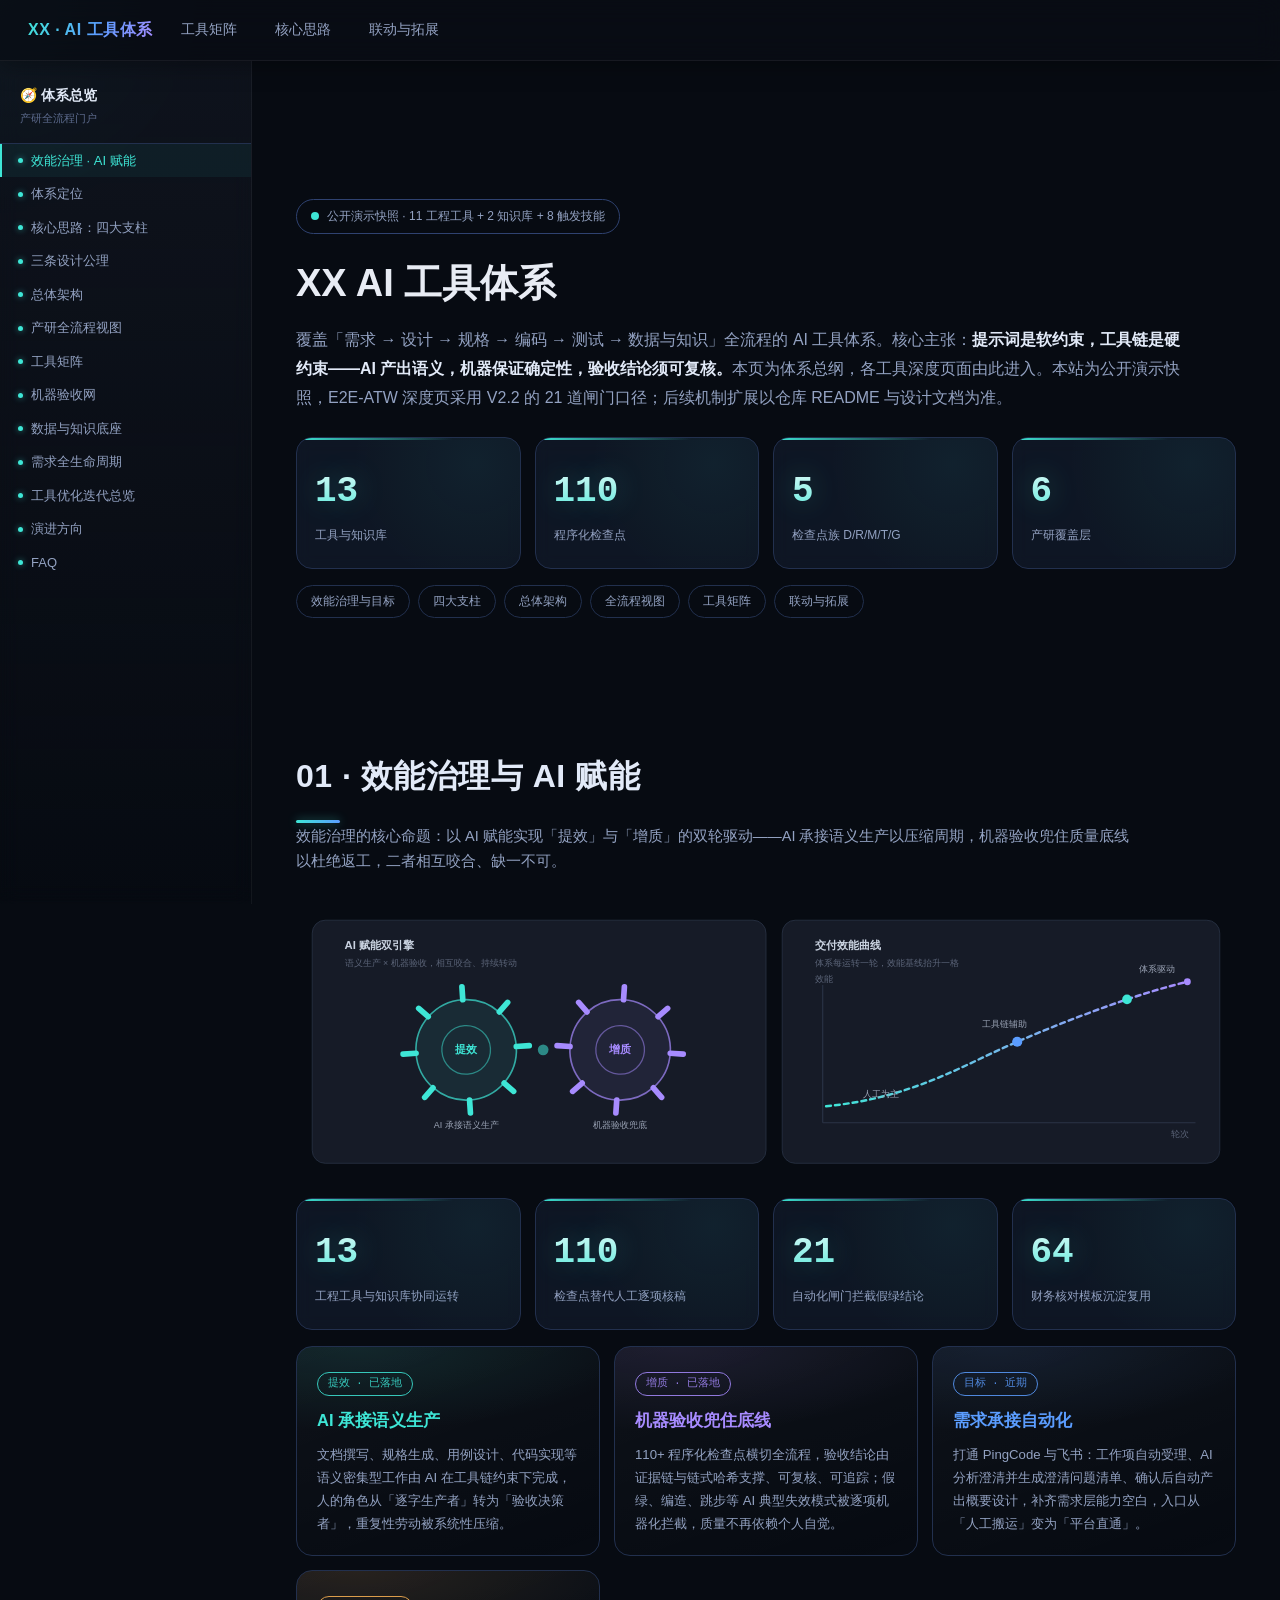
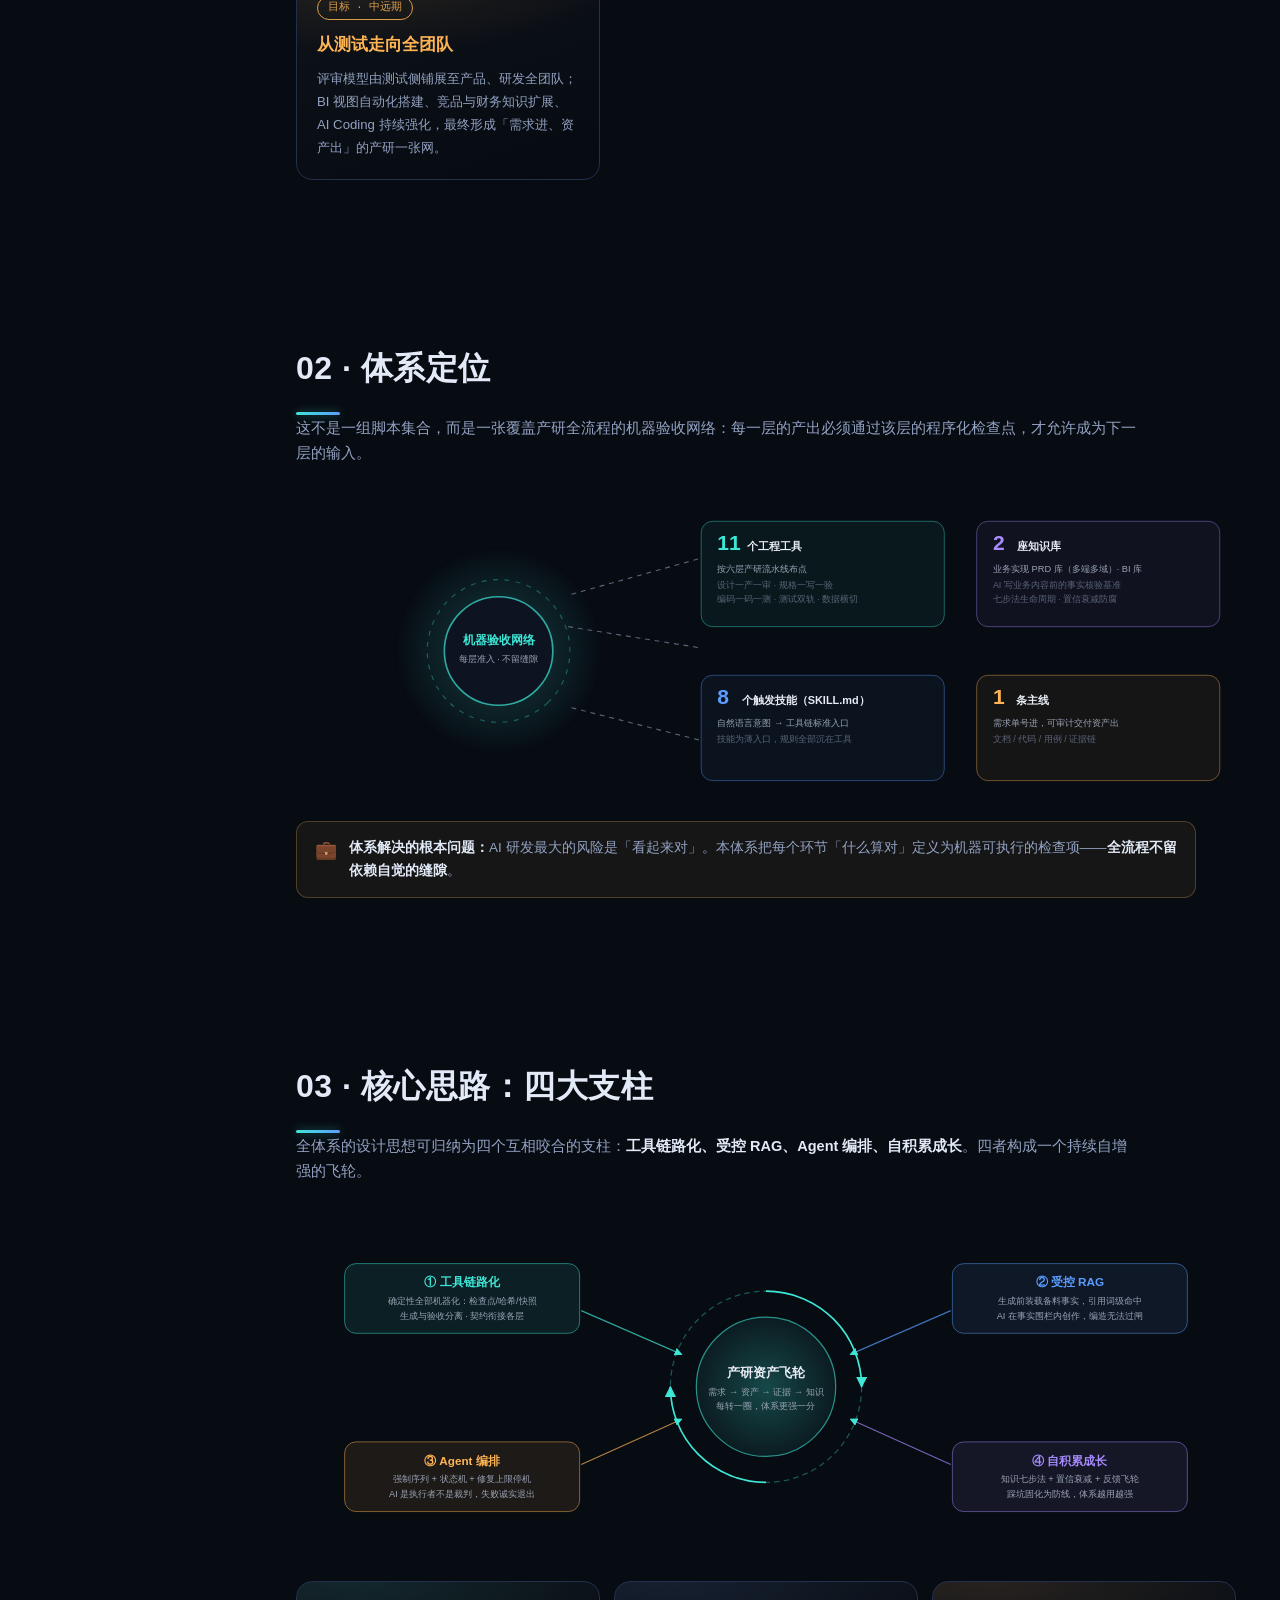
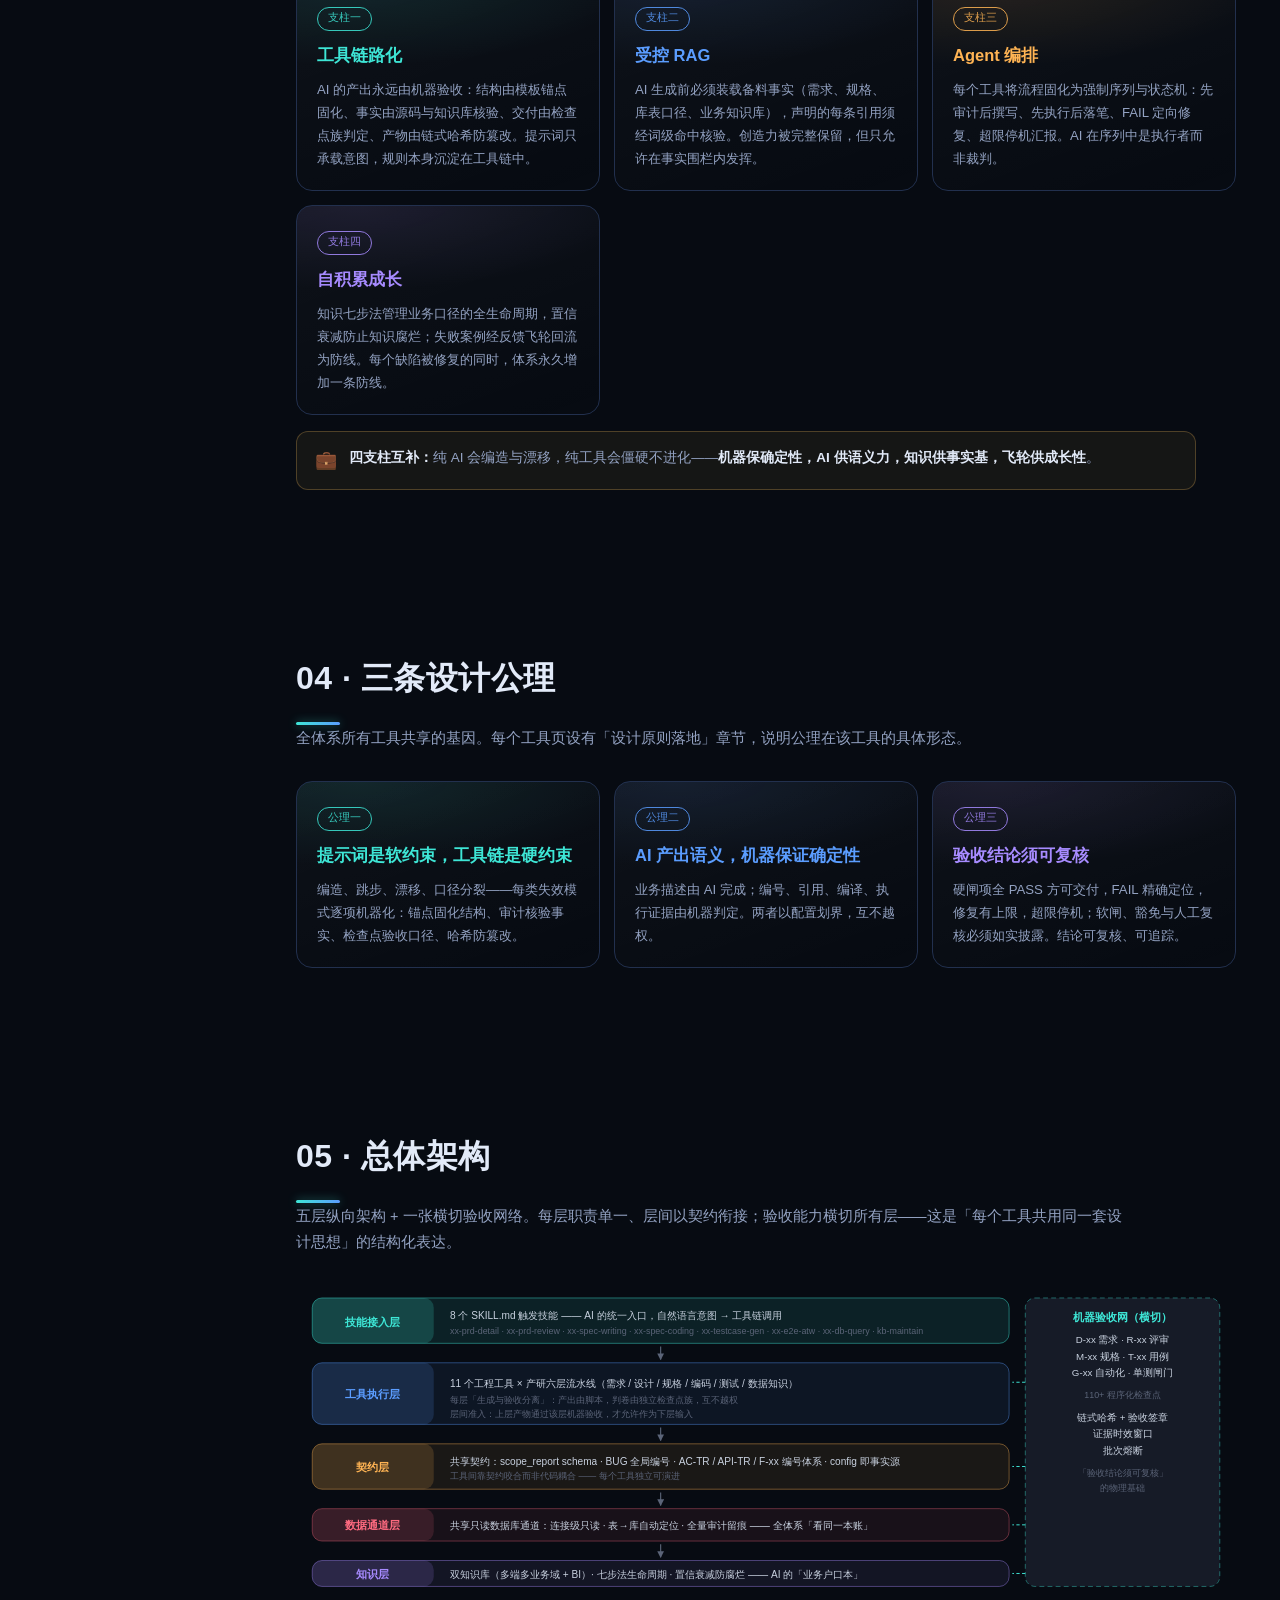
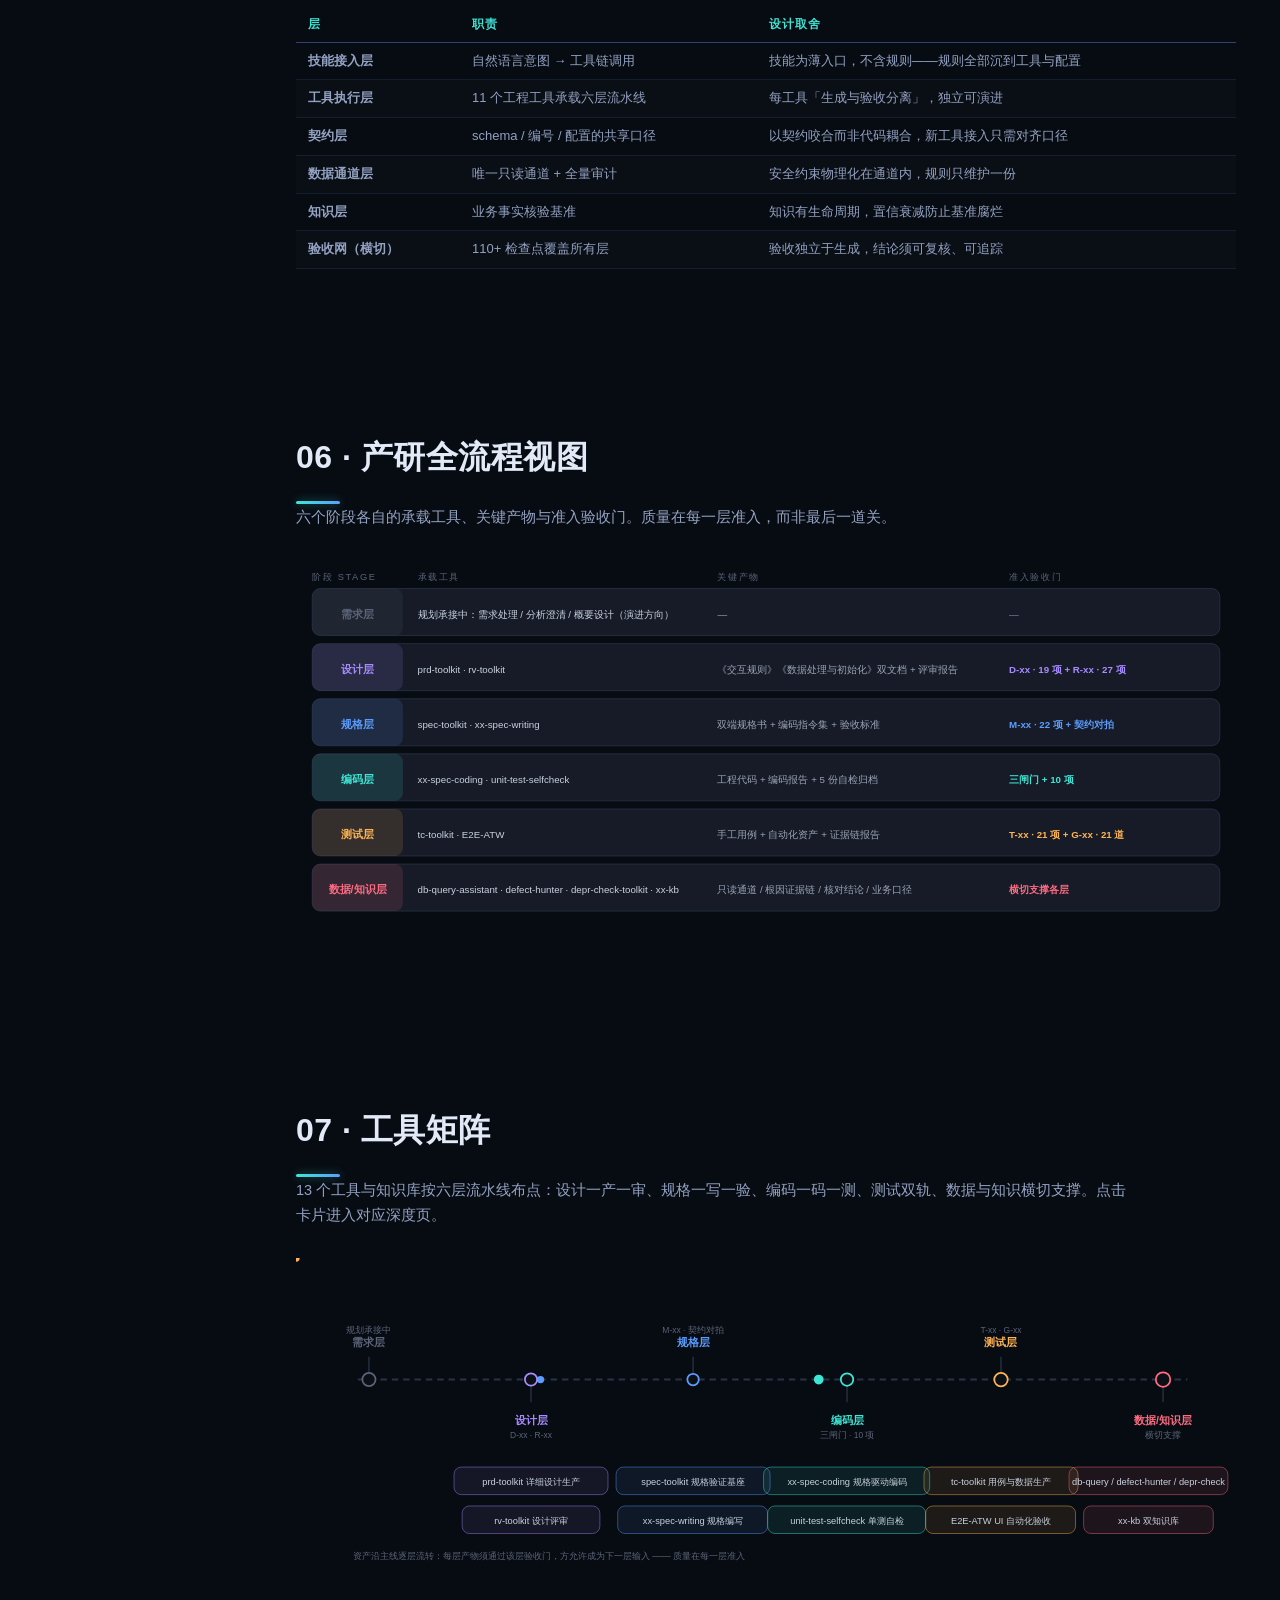
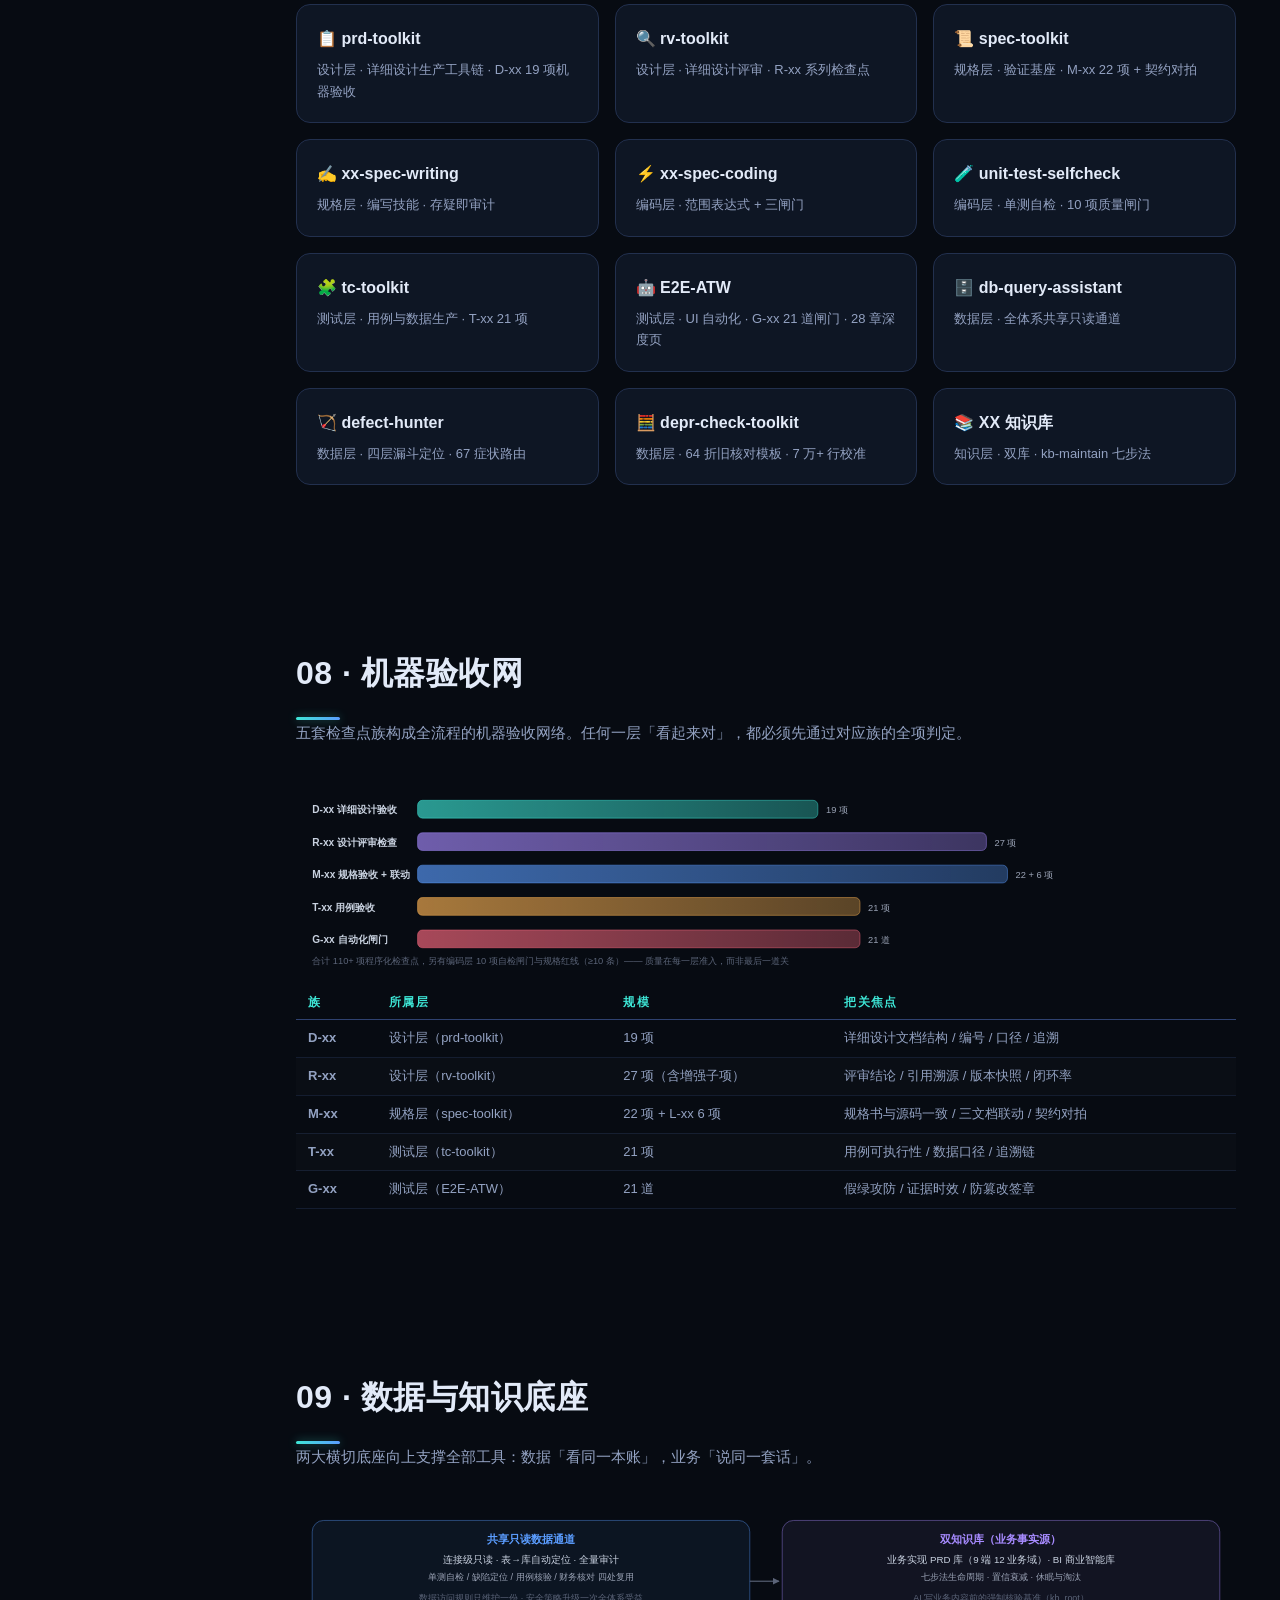
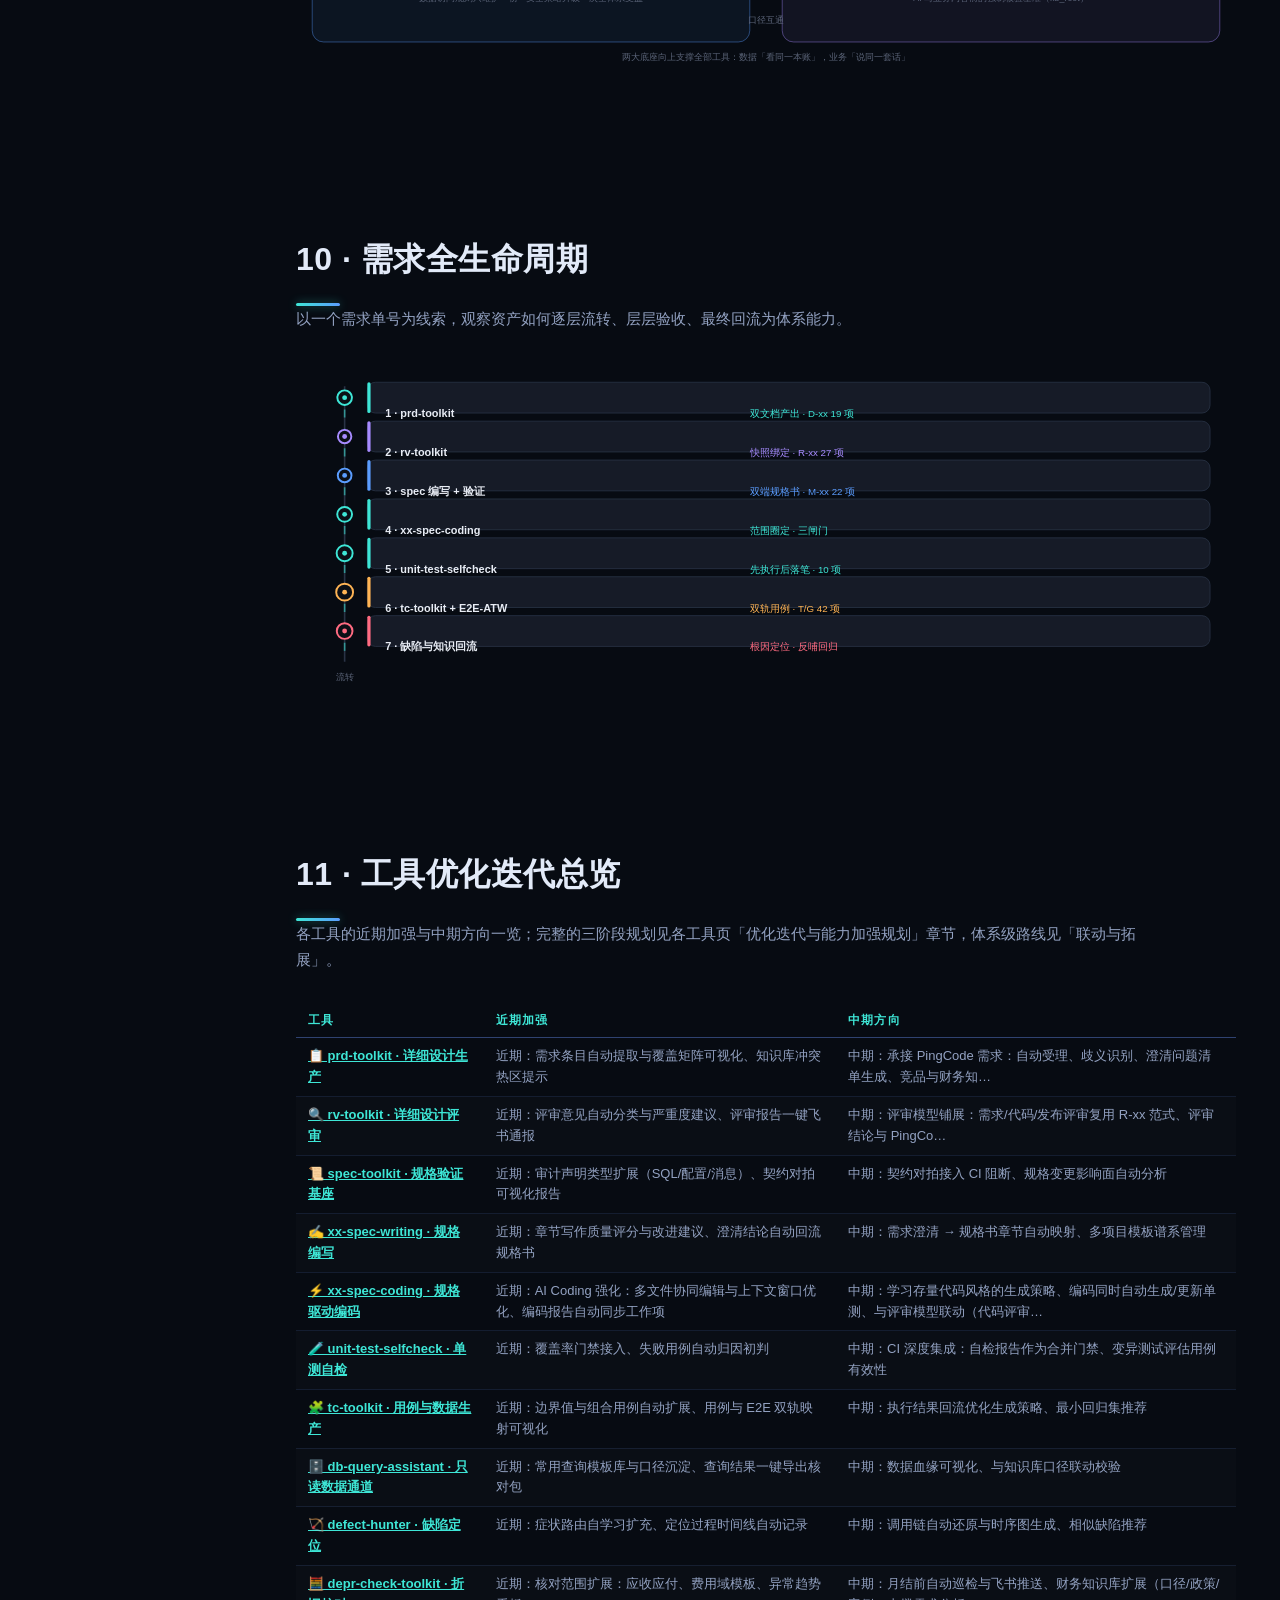
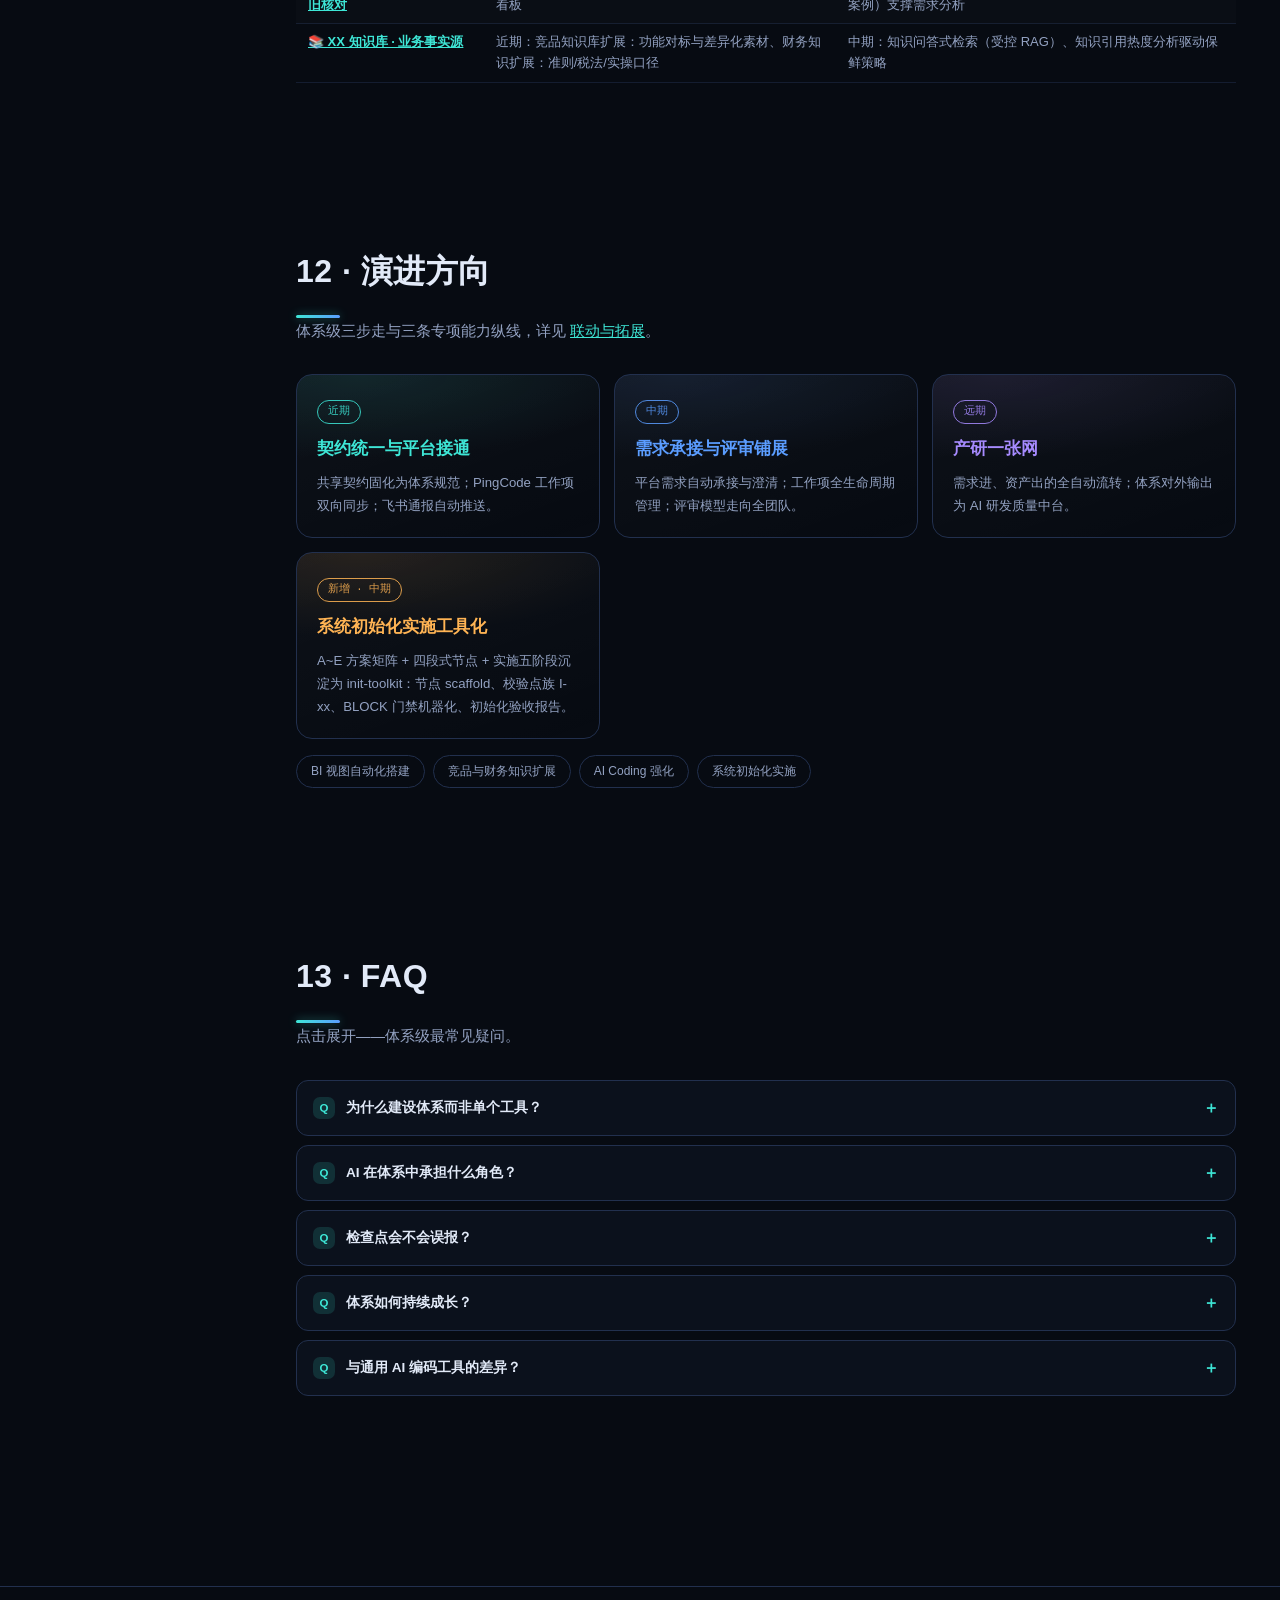
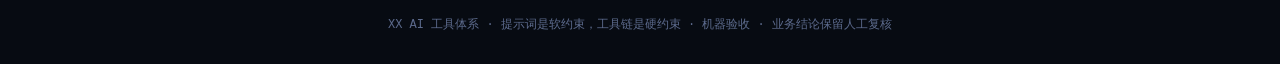
<file: ai-testing-efficiency-system/site/index.html>
<!DOCTYPE html>
<html lang="zh-CN">
<head>
<meta charset="UTF-8">
<meta name="viewport" content="width=device-width, initial-scale=1.0">
<title>XX AI 工具体系 · 产研全流程机器验收网</title>
<link rel="stylesheet" href="assets/site.css">
</head>
<body>
<div id="progress"></div>
<div id="cursorGlow"></div>
<nav class="topnav"><a class="brand" href="index.html">XX · AI 工具体系</a><a class="nl" href="#matrix">工具矩阵</a><a class="nl" href="#core">核心思路</a><a class="nl" href="linkage.html">联动与拓展</a></nav>
<div class="layout">
<nav class="sidenav"><div class="slogo">🧭 体系总览<div class="sub">产研全流程门户</div></div>
<a href="#s0"><span class="ndot"></span>效能治理 · AI 赋能</a>
<a href="#s1"><span class="ndot"></span>体系定位</a>
<a href="#s2"><span class="ndot"></span>核心思路：四大支柱</a>
<a href="#s3"><span class="ndot"></span>三条设计公理</a>
<a href="#s4"><span class="ndot"></span>总体架构</a>
<a href="#s5"><span class="ndot"></span>产研全流程视图</a>
<a href="#s6"><span class="ndot"></span>工具矩阵</a>
<a href="#s7"><span class="ndot"></span>机器验收网</a>
<a href="#s8"><span class="ndot"></span>数据与知识底座</a>
<a href="#s9"><span class="ndot"></span>需求全生命周期</a>
<a href="#s10"><span class="ndot"></span>工具优化迭代总览</a>
<a href="#s11"><span class="ndot"></span>演进方向</a>
<a href="#s12"><span class="ndot"></span>FAQ</a>
</nav>
<main class="main">
<section class="reveal vis" style="margin:22px 0 40px">
<div class="badge" style="display:inline-flex;align-items:center;gap:8px;border:1px solid var(--line2);border-radius:999px;padding:6px 14px;font-size:12px;color:var(--dim)"><span style="width:8px;height:8px;border-radius:50%;background:#3ee6d6;display:inline-block"></span>公开演示快照 · 11 工程工具 + 2 知识库 + 8 触发技能</div>
<h1 style="font-size:38px;font-weight:900;margin:16px 0 10px">XX AI 工具体系</h1>
<p class="lead" style="color:var(--dim);font-size:16px;max-width:900px;line-height:1.8">覆盖「需求 → 设计 → 规格 → 编码 → 测试 → 数据与知识」全流程的 AI 工具体系。核心主张：<b style="color:var(--txt)">提示词是软约束，工具链是硬约束——AI 产出语义，机器保证确定性，验收结论须可复核。</b>本页为体系总纲，各工具深度页面由此进入。本站为公开演示快照，E2E-ATW 深度页采用 V2.2 的 21 道闸门口径；后续机制扩展以仓库 README 与设计文档为准。</p>
<div class="stats-row" style="margin-top:24px">
<div class="stat-card"><div class="num" data-n="13">0</div><div class="lbl">工具与知识库</div></div>
<div class="stat-card"><div class="num" data-n="110">0</div><div class="lbl">程序化检查点</div></div>
<div class="stat-card"><div class="num" data-n="5">0</div><div class="lbl">检查点族 D/R/M/T/G</div></div>
<div class="stat-card"><div class="num" data-n="6">0</div><div class="lbl">产研覆盖层</div></div>
</div>
<div class="rel-chips"><a href="#s0">效能治理与目标</a><a href="#core">四大支柱</a><a href="#s4">总体架构</a><a href="#s5">全流程视图</a><a href="#matrix">工具矩阵</a><a href="linkage.html">联动与拓展</a></div>
</section>

<section id="s0" class="reveal">
<h2 class="sec-title">01 · 效能治理与 AI 赋能</h2>
<p class="sec-sub">效能治理的核心命题：以 AI 赋能实现「提效」与「增质」的双轮驱动——AI 承接语义生产以压缩周期，机器验收兜住质量底线以杜绝返工，二者相互咬合、缺一不可。</p>
<svg viewBox="0 0 1160 340" style="width:100%;max-width:1160px;display:block;margin:16px 0" xmlns="http://www.w3.org/2000/svg">
<defs>
<marker id="ef-ar" viewBox="0 0 10 10" refX="9" refY="5" markerWidth="7" markerHeight="7" orient="auto"><path d="M0 0L10 5L0 10z" fill="#3ee6d6"/></marker>
<linearGradient id="ef-curve" x1="0" y1="0" x2="1" y2="0"><stop offset="0" stop-color="#3ee6d6"/><stop offset="1" stop-color="#a78bff"/></linearGradient>
</defs>
<g font-family="inherit">
<rect x="20" y="20" width="560" height="300" rx="16" fill="#161b27" stroke="#2a3346"/>
<text x="60" y="56" fill="#c9d2e0" font-size="14" font-weight="800">AI 赋能双引擎</text>
<text x="60" y="76" fill="#5b6478" font-size="11">语义生产 × 机器验收，相互咬合、持续转动</text>
<g transform="translate(210,180)">
<g><animateTransform attributeName="transform" type="rotate" from="0" to="360" dur="14s" repeatCount="indefinite"/>
<circle r="62" fill="#3ee6d6" fill-opacity=".08" stroke="#3ee6d6" stroke-opacity=".7" stroke-width="2"/>
<circle r="30" fill="none" stroke="#3ee6d6" stroke-opacity=".5" stroke-width="1.6"/>
<g stroke="#3ee6d6" stroke-width="7" stroke-linecap="round">
<line x1="0" y1="-78" x2="0" y2="-62"/><line x1="0" y1="62" x2="0" y2="78"/>
<line x1="-78" y1="0" x2="-62" y2="0"/><line x1="62" y1="0" x2="78" y2="0"/>
<line x1="55" y1="-55" x2="44" y2="-44"/><line x1="-55" y1="55" x2="-44" y2="44"/>
<line x1="-55" y1="-55" x2="-44" y2="-44"/><line x1="55" y1="55" x2="44" y2="44"/></g>
</g>
<text y="4" text-anchor="middle" fill="#3ee6d6" font-size="13" font-weight="800">提效</text>
<text y="96" text-anchor="middle" fill="#9aa3b5" font-size="11">AI 承接语义生产</text>
</g>
<g transform="translate(400,180)">
<g><animateTransform attributeName="transform" type="rotate" from="360" to="0" dur="14s" repeatCount="indefinite"/>
<circle r="62" fill="#a78bff" fill-opacity=".08" stroke="#a78bff" stroke-opacity=".7" stroke-width="2"/>
<circle r="30" fill="none" stroke="#a78bff" stroke-opacity=".5" stroke-width="1.6"/>
<g stroke="#a78bff" stroke-width="7" stroke-linecap="round">
<line x1="0" y1="-78" x2="0" y2="-62"/><line x1="0" y1="62" x2="0" y2="78"/>
<line x1="-78" y1="0" x2="-62" y2="0"/><line x1="62" y1="0" x2="78" y2="0"/>
<line x1="55" y1="-55" x2="44" y2="-44"/><line x1="-55" y1="55" x2="-44" y2="44"/>
<line x1="-55" y1="-55" x2="-44" y2="-44"/><line x1="55" y1="55" x2="44" y2="44"/></g>
</g>
<text y="4" text-anchor="middle" fill="#a78bff" font-size="13" font-weight="800">增质</text>
<text y="96" text-anchor="middle" fill="#9aa3b5" font-size="11">机器验收兜底</text>
</g>
<circle cx="305" cy="180" r="5" fill="#3ee6d6"><animate attributeName="r" values="4;8;4" dur="2s" repeatCount="indefinite"/><animate attributeName="fill-opacity" values="1;.3;1" dur="2s" repeatCount="indefinite"/></circle>
<rect x="600" y="20" width="540" height="300" rx="16" fill="#161b27" stroke="#2a3346"/>
<text x="640" y="56" fill="#c9d2e0" font-size="14" font-weight="800">交付效能曲线</text>
<text x="640" y="76" fill="#5b6478" font-size="11">体系每运转一轮，效能基线抬升一格</text>
<line x1="650" y1="270" x2="1110" y2="270" stroke="#2a3346" stroke-width="1.4"/>
<line x1="650" y1="270" x2="650" y2="100" stroke="#2a3346" stroke-width="1.4"/>
<text x="640" y="96" fill="#5b6478" font-size="10.5">效能</text>
<text x="1080" y="288" fill="#5b6478" font-size="10.5">轮次</text>
<path d="M650 250 C 760 240, 820 200, 890 170 S 1040 110, 1100 96" fill="none" stroke="url(#ef-curve)" stroke-width="3" stroke-linecap="round" stroke-dasharray="6 5">
<animate attributeName="stroke-dashoffset" from="44" to="0" dur="1.6s" repeatCount="indefinite"/></path>
<circle r="6" fill="#3ee6d6"><animateMotion dur="4s" repeatCount="indefinite" path="M650 250 C 760 240, 820 200, 890 170 S 1040 110, 1100 96"/></circle>
<circle cx="890" cy="170" r="4.5" fill="#5b9dff"><animate attributeName="r" values="3.5;7;3.5" dur="2.4s" repeatCount="indefinite"/></circle>
<circle cx="1100" cy="96" r="4.5" fill="#a78bff"><animate attributeName="r" values="3.5;7;3.5" dur="2.4s" begin="1.2s" repeatCount="indefinite"/></circle>
<text x="700" y="238" fill="#9aa3b5" font-size="10.5">人工为主</text>
<text x="846" y="152" fill="#9aa3b5" font-size="10.5">工具链辅助</text>
<text x="1040" y="84" fill="#9aa3b5" font-size="10.5">体系驱动</text>
</g></svg>
<div class="stats-row" style="margin-top:18px">
<div class="stat-card"><div class="num" data-n="13">0</div><div class="lbl">工程工具与知识库协同运转</div></div>
<div class="stat-card"><div class="num" data-n="110">0</div><div class="lbl">检查点替代人工逐项核稿</div></div>
<div class="stat-card"><div class="num" data-n="21">0</div><div class="lbl">自动化闸门拦截假绿结论</div></div>
<div class="stat-card"><div class="num" data-n="64">0</div><div class="lbl">财务核对模板沉淀复用</div></div>
</div>
<div class="pillars" style="margin-top:16px">
<div class="pillar" style="--pc:rgba(62,230,214,.13);--pb:#3ee6d6"><span class="tag">提效 · 已落地</span><h3>AI 承接语义生产</h3><p>文档撰写、规格生成、用例设计、代码实现等语义密集型工作由 AI 在工具链约束下完成，人的角色从「逐字生产者」转为「验收决策者」，重复性劳动被系统性压缩。</p></div>
<div class="pillar" style="--pc:rgba(167,139,255,.13);--pb:#a78bff"><span class="tag">增质 · 已落地</span><h3>机器验收兜住底线</h3><p>110+ 程序化检查点横切全流程，验收结论由证据链与链式哈希支撑、可复核、可追踪；假绿、编造、跳步等 AI 典型失效模式被逐项机器化拦截，质量不再依赖个人自觉。</p></div>
<div class="pillar" style="--pc:rgba(91,157,255,.13);--pb:#5b9dff"><span class="tag">目标 · 近期</span><h3>需求承接自动化</h3><p>打通 PingCode 与飞书：工作项自动受理、AI 分析澄清并生成澄清问题清单、确认后自动产出概要设计，补齐需求层能力空白，入口从「人工搬运」变为「平台直通」。</p></div>
<div class="pillar" style="--pc:rgba(255,180,84,.13);--pb:#ffb454"><span class="tag">目标 · 中远期</span><h3>从测试走向全团队</h3><p>评审模型由测试侧铺展至产品、研发全团队；BI 视图自动化搭建、竞品与财务知识扩展、AI Coding 持续强化，最终形成「需求进、资产出」的产研一张网。</p></div>
</div>
</section>

<section id="s1" class="reveal">
<h2 class="sec-title">02 · 体系定位</h2>
<p class="sec-sub">这不是一组脚本集合，而是一张覆盖产研全流程的机器验收网络：每一层的产出必须通过该层的程序化检查点，才允许成为下一层的输入。</p>
<svg viewBox="0 0 1160 380" style="width:100%;max-width:1160px;display:block;margin:16px 0" xmlns="http://www.w3.org/2000/svg">
<defs><radialGradient id="st-hub" cx=".5" cy=".5" r=".5"><stop offset="0" stop-color="#3ee6d6" stop-opacity=".25"/><stop offset="1" stop-color="#3ee6d6" stop-opacity="0"/></radialGradient></defs>
<g font-family="inherit">
<circle cx="250" cy="190" r="130" fill="url(#st-hub)"/>
<circle cx="250" cy="190" r="88" fill="none" stroke="#3ee6d6" stroke-opacity=".35" stroke-width="1.4" stroke-dasharray="6 8"><animateTransform attributeName="transform" type="rotate" from="0 250 190" to="360 250 190" dur="26s" repeatCount="indefinite"/></circle>
<circle cx="250" cy="190" r="66" fill="#0d1320" stroke="#3ee6d6" stroke-opacity=".7" stroke-width="2">
<animate attributeName="r" values="66;70;66" dur="3s" repeatCount="indefinite"/></circle>
<text x="250" y="182" text-anchor="middle" fill="#3ee6d6" font-size="15" font-weight="900">机器验收网络</text>
<text x="250" y="204" text-anchor="middle" fill="#9aa3b5" font-size="11">每层准入 · 不留缝隙</text>
<line x1="340" y1="120" x2="498" y2="76" stroke="#5b6478" stroke-width="1.4" stroke-dasharray="6 6" class="flowline"/>
<line x1="340" y1="260" x2="498" y2="300" stroke="#5b6478" stroke-width="1.4" stroke-dasharray="6 6" class="flowline"/>
<line x1="336" y1="160" x2="498" y2="186" stroke="#5b6478" stroke-width="1.4" stroke-dasharray="6 6" class="flowline"/>
<rect x="500" y="30" width="300" height="130" rx="14" fill="#3ee6d6" fill-opacity=".06" stroke="#3ee6d6" stroke-opacity=".5"/>
<text x="520" y="66" fill="#3ee6d6" font-size="26" font-weight="900">11</text>
<text x="556" y="66" fill="#e8ecf4" font-size="13.5" font-weight="800">个工程工具</text>
<text x="520" y="92" fill="#9aa3b5" font-size="11.5">按六层产研流水线布点</text>
<text x="520" y="112" fill="#5b6478" font-size="11">设计一产一审 · 规格一写一验</text>
<text x="520" y="130" fill="#5b6478" font-size="11">编码一码一测 · 测试双轨 · 数据横切</text>
<rect x="840" y="30" width="300" height="130" rx="14" fill="#a78bff" fill-opacity=".06" stroke="#a78bff" stroke-opacity=".5"/>
<text x="860" y="66" fill="#a78bff" font-size="26" font-weight="900">2</text>
<text x="890" y="66" fill="#e8ecf4" font-size="13.5" font-weight="800">座知识库</text>
<text x="860" y="92" fill="#9aa3b5" font-size="11.5">业务实现 PRD 库（多端多域）· BI 库</text>
<text x="860" y="112" fill="#5b6478" font-size="11">AI 写业务内容前的事实核验基准</text>
<text x="860" y="130" fill="#5b6478" font-size="11">七步法生命周期 · 置信衰减防腐</text>
<rect x="500" y="220" width="300" height="130" rx="14" fill="#5b9dff" fill-opacity=".06" stroke="#5b9dff" stroke-opacity=".5"/>
<text x="520" y="256" fill="#5b9dff" font-size="26" font-weight="900">8</text>
<text x="550" y="256" fill="#e8ecf4" font-size="13.5" font-weight="800">个触发技能（SKILL.md）</text>
<text x="520" y="282" fill="#9aa3b5" font-size="11.5">自然语言意图 → 工具链标准入口</text>
<text x="520" y="302" fill="#5b6478" font-size="11">技能为薄入口，规则全部沉在工具</text>
<rect x="840" y="220" width="300" height="130" rx="14" fill="#ffb454" fill-opacity=".06" stroke="#ffb454" stroke-opacity=".5"/>
<text x="860" y="256" fill="#ffb454" font-size="26" font-weight="900">1</text>
<text x="888" y="256" fill="#e8ecf4" font-size="13.5" font-weight="800">条主线</text>
<text x="860" y="282" fill="#9aa3b5" font-size="11.5">需求单号进，可审计交付资产出</text>
<text x="860" y="302" fill="#5b6478" font-size="11">文档 / 代码 / 用例 / 证据链</text>
</g></svg>
<div class="biz-note"><span class="bi">💼</span><div><b>体系解决的根本问题：</b>AI 研发最大的风险是「看起来对」。本体系把每个环节「什么算对」定义为机器可执行的检查项——<b>全流程不留依赖自觉的缝隙</b>。</div></div>
</section>

<span id="core"></span>
<section id="s2" class="reveal">
<h2 class="sec-title">03 · 核心思路：四大支柱</h2>
<p class="sec-sub">全体系的设计思想可归纳为四个互相咬合的支柱：<b style="color:var(--txt)">工具链路化、受控 RAG、Agent 编排、自积累成长</b>。四者构成一个持续自增强的飞轮。</p>
<svg viewBox="0 0 1160 430" style="width:100%;max-width:1160px;display:block;margin:18px 0" xmlns="http://www.w3.org/2000/svg">
<defs>
<marker id="fw-ar" viewBox="0 0 10 10" refX="9" refY="5" markerWidth="7" markerHeight="7" orient="auto"><path d="M0 0L10 5L0 10z" fill="#3ee6d6"/></marker>
<radialGradient id="fw-hub" cx=".5" cy=".5" r=".6"><stop offset="0" stop-color="#3ee6d6" stop-opacity=".28"/><stop offset="1" stop-color="#3ee6d6" stop-opacity=".04"/></radialGradient>
</defs>
<g font-family="inherit">
<circle cx="580" cy="212" r="118" fill="none" stroke="#3ee6d6" stroke-opacity=".35" stroke-width="1.6" stroke-dasharray="7 5"/>
<path d="M 580 94 A 118 118 0 0 1 698 212" fill="none" stroke="#3ee6d6" stroke-width="2" marker-end="url(#fw-ar)"/>
<path d="M 580 330 A 118 118 0 0 1 462 212" fill="none" stroke="#3ee6d6" stroke-width="2" marker-end="url(#fw-ar)"/>
<circle cx="580" cy="212" r="86" fill="url(#fw-hub)" stroke="#3ee6d6" stroke-opacity=".6" stroke-width="1.5"/>
<text x="580" y="200" text-anchor="middle" fill="#e8ecf4" font-size="16" font-weight="800">产研资产飞轮</text>
<text x="580" y="222" text-anchor="middle" fill="#9aa3b5" font-size="11.5">需求 → 资产 → 证据 → 知识</text>
<text x="580" y="240" text-anchor="middle" fill="#9aa3b5" font-size="11.5">每转一圈，体系更强一分</text>
<rect x="60" y="60" width="290" height="86" rx="14" fill="#3ee6d6" fill-opacity=".09" stroke="#3ee6d6" stroke-opacity=".6"/>
<text x="205" y="88" text-anchor="middle" fill="#3ee6d6" font-size="14.5" font-weight="800">① 工具链路化</text>
<text x="205" y="110" text-anchor="middle" fill="#9aa3b5" font-size="11.5">确定性全部机器化：检查点/哈希/快照</text>
<text x="205" y="128" text-anchor="middle" fill="#9aa3b5" font-size="11.5">生成与验收分离 · 契约衔接各层</text>
<line x1="352" y1="118" x2="476" y2="172" stroke="#3ee6d6" stroke-width="1.4" stroke-opacity=".7" marker-end="url(#fw-ar)"/>
<rect x="810" y="60" width="290" height="86" rx="14" fill="#5b9dff" fill-opacity=".09" stroke="#5b9dff" stroke-opacity=".6"/>
<text x="955" y="88" text-anchor="middle" fill="#5b9dff" font-size="14.5" font-weight="800">② 受控 RAG</text>
<text x="955" y="110" text-anchor="middle" fill="#9aa3b5" font-size="11.5">生成前装载备料事实，引用词级命中</text>
<text x="955" y="128" text-anchor="middle" fill="#9aa3b5" font-size="11.5">AI 在事实围栏内创作，编造无法过闸</text>
<line x1="808" y1="118" x2="684" y2="172" stroke="#5b9dff" stroke-width="1.4" stroke-opacity=".7" marker-end="url(#fw-ar)"/>
<rect x="60" y="280" width="290" height="86" rx="14" fill="#ffb454" fill-opacity=".09" stroke="#ffb454" stroke-opacity=".6"/>
<text x="205" y="308" text-anchor="middle" fill="#ffb454" font-size="14.5" font-weight="800">③ Agent 编排</text>
<text x="205" y="330" text-anchor="middle" fill="#9aa3b5" font-size="11.5">强制序列 + 状态机 + 修复上限停机</text>
<text x="205" y="348" text-anchor="middle" fill="#9aa3b5" font-size="11.5">AI 是执行者不是裁判，失败诚实退出</text>
<line x1="352" y1="308" x2="476" y2="252" stroke="#ffb454" stroke-width="1.4" stroke-opacity=".7" marker-end="url(#fw-ar)"/>
<rect x="810" y="280" width="290" height="86" rx="14" fill="#a78bff" fill-opacity=".09" stroke="#a78bff" stroke-opacity=".6"/>
<text x="955" y="308" text-anchor="middle" fill="#a78bff" font-size="14.5" font-weight="800">④ 自积累成长</text>
<text x="955" y="330" text-anchor="middle" fill="#9aa3b5" font-size="11.5">知识七步法 + 置信衰减 + 反馈飞轮</text>
<text x="955" y="348" text-anchor="middle" fill="#9aa3b5" font-size="11.5">踩坑固化为防线，体系越用越强</text>
<line x1="808" y1="308" x2="684" y2="252" stroke="#a78bff" stroke-width="1.4" stroke-opacity=".7" marker-end="url(#fw-ar)"/>
</g></svg>
<div class="pillars">
<div class="pillar" style="--pc:rgba(62,230,214,.13);--pb:#3ee6d6"><span class="tag">支柱一</span><h3>工具链路化</h3><p>AI 的产出永远由机器验收：结构由模板锚点固化、事实由源码与知识库核验、交付由检查点族判定、产物由链式哈希防篡改。提示词只承载意图，规则本身沉淀在工具链中。</p></div>
<div class="pillar" style="--pc:rgba(91,157,255,.13);--pb:#5b9dff"><span class="tag">支柱二</span><h3>受控 RAG</h3><p>AI 生成前必须装载备料事实（需求、规格、库表口径、业务知识库），声明的每条引用须经词级命中核验。创造力被完整保留，但只允许在事实围栏内发挥。</p></div>
<div class="pillar" style="--pc:rgba(255,180,84,.13);--pb:#ffb454"><span class="tag">支柱三</span><h3>Agent 编排</h3><p>每个工具将流程固化为强制序列与状态机：先审计后撰写、先执行后落笔、FAIL 定向修复、超限停机汇报。AI 在序列中是执行者而非裁判。</p></div>
<div class="pillar" style="--pc:rgba(167,139,255,.13);--pb:#a78bff"><span class="tag">支柱四</span><h3>自积累成长</h3><p>知识七步法管理业务口径的全生命周期，置信衰减防止知识腐烂；失败案例经反馈飞轮回流为防线。每个缺陷被修复的同时，体系永久增加一条防线。</p></div>
</div>
<div class="biz-note"><span class="bi">💼</span><div><b>四支柱互补：</b>纯 AI 会编造与漂移，纯工具会僵硬不进化——<b>机器保确定性，AI 供语义力，知识供事实基，飞轮供成长性</b>。</div></div>
</section>

<section id="s3" class="reveal">
<h2 class="sec-title">04 · 三条设计公理</h2>
<p class="sec-sub">全体系所有工具共享的基因。每个工具页设有「设计原则落地」章节，说明公理在该工具的具体形态。</p>
<div class="pillars">
<div class="pillar" style="--pc:rgba(62,230,214,.13);--pb:#3ee6d6"><span class="tag">公理一</span><h3>提示词是软约束，工具链是硬约束</h3><p>编造、跳步、漂移、口径分裂——每类失效模式逐项机器化：锚点固化结构、审计核验事实、检查点验收口径、哈希防篡改。</p></div>
<div class="pillar" style="--pc:rgba(91,157,255,.13);--pb:#5b9dff"><span class="tag">公理二</span><h3>AI 产出语义，机器保证确定性</h3><p>业务描述由 AI 完成；编号、引用、编译、执行证据由机器判定。两者以配置划界，互不越权。</p></div>
<div class="pillar" style="--pc:rgba(167,139,255,.13);--pb:#a78bff"><span class="tag">公理三</span><h3>验收结论须可复核</h3><p>硬闸项全 PASS 方可交付，FAIL 精确定位，修复有上限，超限停机；软闸、豁免与人工复核必须如实披露。结论可复核、可追踪。</p></div>
</div>
</section>

<section id="s4" class="reveal">
<h2 class="sec-title">05 · 总体架构</h2>
<p class="sec-sub">五层纵向架构 + 一张横切验收网络。每层职责单一、层间以契约衔接；验收能力横切所有层——这是「每个工具共用同一套设计思想」的结构化表达。</p>
<svg viewBox="0 0 1160 380" style="width:100%;max-width:1160px;display:block;margin:14px 0" xmlns="http://www.w3.org/2000/svg">
    <defs><marker id="ov-ar" viewBox="0 0 10 10" refX="9" refY="5" markerWidth="6" markerHeight="6" orient="auto"><path d="M0 0L10 5L0 10z" fill="#5b6478"/></marker></defs>
    <g font-family="inherit">
    <rect x="20" y="16" width="860" height="56" rx="12" fill="#3ee6d6" fill-opacity=".1" stroke="#3ee6d6" stroke-opacity=".55"/>
    <rect x="20" y="16" width="150" height="56" rx="12" fill="#3ee6d6" fill-opacity=".18"/>
    <text x="95" y="50" text-anchor="middle" fill="#3ee6d6" font-size="14" font-weight="800">技能接入层</text>
    <text x="190" y="42" fill="#c9d2e0" font-size="12.5">8 个 SKILL.md 触发技能 —— AI 的统一入口，自然语言意图 → 工具链调用</text>
    <text x="190" y="60" fill="#5b6478" font-size="11">xx-prd-detail · xx-prd-review · xx-spec-writing · xx-spec-coding · xx-testcase-gen · xx-e2e-atw · xx-db-query · kb-maintain</text>
    <line x1="450" y1="76" x2="450" y2="92" stroke="#5b6478" stroke-width="1.4" marker-end="url(#ov-ar)"/>
    <rect x="20" y="96" width="860" height="76" rx="12" fill="#5b9dff" fill-opacity=".08" stroke="#5b9dff" stroke-opacity=".5"/>
    <rect x="20" y="96" width="150" height="76" rx="12" fill="#5b9dff" fill-opacity=".16"/>
    <text x="95" y="140" text-anchor="middle" fill="#5b9dff" font-size="14" font-weight="800">工具执行层</text>
    <text x="190" y="126" fill="#c9d2e0" font-size="12.5">11 个工程工具 × 产研六层流水线（需求 / 设计 / 规格 / 编码 / 测试 / 数据知识）</text>
    <text x="190" y="146" fill="#5b6478" font-size="11">每层「生成与验收分离」：产出由脚本，判卷由独立检查点族，互不越权</text>
    <text x="190" y="163" fill="#5b6478" font-size="11">层间准入：上层产物通过该层机器验收，才允许作为下层输入</text>
    <line x1="450" y1="176" x2="450" y2="192" stroke="#5b6478" stroke-width="1.4" marker-end="url(#ov-ar)"/>
    <rect x="20" y="196" width="860" height="56" rx="12" fill="#ffb454" fill-opacity=".08" stroke="#ffb454" stroke-opacity=".5"/>
    <rect x="20" y="196" width="150" height="56" rx="12" fill="#ffb454" fill-opacity=".16"/>
    <text x="95" y="230" text-anchor="middle" fill="#ffb454" font-size="14" font-weight="800">契约层</text>
    <text x="190" y="222" fill="#c9d2e0" font-size="12.5">共享契约：scope_report schema · BUG 全局编号 · AC-TR / API-TR / F-xx 编号体系 · config 即事实源</text>
    <text x="190" y="240" fill="#5b6478" font-size="11">工具间靠契约咬合而非代码耦合 —— 每个工具独立可演进</text>
    <line x1="450" y1="256" x2="450" y2="272" stroke="#5b6478" stroke-width="1.4" marker-end="url(#ov-ar)"/>
    <rect x="20" y="276" width="860" height="40" rx="12" fill="#ff6b81" fill-opacity=".07" stroke="#ff6b81" stroke-opacity=".45"/>
    <rect x="20" y="276" width="150" height="40" rx="12" fill="#ff6b81" fill-opacity=".14"/>
    <text x="95" y="301" text-anchor="middle" fill="#ff6b81" font-size="14" font-weight="800">数据通道层</text>
    <text x="190" y="301" fill="#c9d2e0" font-size="12.5">共享只读数据库通道：连接级只读 · 表→库自动定位 · 全量审计留痕 —— 全体系「看同一本账」</text>
    <line x1="450" y1="320" x2="450" y2="336" stroke="#5b6478" stroke-width="1.4" marker-end="url(#ov-ar)"/>
    <rect x="20" y="340" width="860" height="32" rx="12" fill="#a78bff" fill-opacity=".08" stroke="#a78bff" stroke-opacity=".5"/>
    <rect x="20" y="340" width="150" height="32" rx="12" fill="#a78bff" fill-opacity=".16"/>
    <text x="95" y="361" text-anchor="middle" fill="#a78bff" font-size="14" font-weight="800">知识层</text>
    <text x="190" y="361" fill="#c9d2e0" font-size="12.5">双知识库（多端多业务域 + BI）· 七步法生命周期 · 置信衰减防腐烂 —— AI 的「业务户口本」</text>
    <rect x="900" y="16" width="240" height="356" rx="12" fill="#161b27" stroke="#3ee6d6" stroke-opacity=".5" stroke-dasharray="6 4"/>
    <text x="1020" y="44" text-anchor="middle" fill="#3ee6d6" font-size="14" font-weight="800">机器验收网（横切）</text>
    <text x="1020" y="72" text-anchor="middle" fill="#c9d2e0" font-size="12">D-xx 需求 · R-xx 评审</text>
    <text x="1020" y="92" text-anchor="middle" fill="#c9d2e0" font-size="12">M-xx 规格 · T-xx 用例</text>
    <text x="1020" y="112" text-anchor="middle" fill="#c9d2e0" font-size="12">G-xx 自动化 · 单测闸门</text>
    <text x="1020" y="140" text-anchor="middle" fill="#5b6478" font-size="11">110+ 程序化检查点</text>
    <text x="1020" y="168" text-anchor="middle" fill="#c9d2e0" font-size="12">链式哈希 + 验收签章</text>
    <text x="1020" y="188" text-anchor="middle" fill="#c9d2e0" font-size="12">证据时效窗口</text>
    <text x="1020" y="208" text-anchor="middle" fill="#c9d2e0" font-size="12">批次熔断</text>
    <text x="1020" y="236" text-anchor="middle" fill="#5b6478" font-size="11">「验收结论须可复核」</text>
    <text x="1020" y="254" text-anchor="middle" fill="#5b6478" font-size="11">的物理基础</text>
    <line x1="900" y1="120" x2="884" y2="120" stroke="#3ee6d6" stroke-width="1.2" stroke-dasharray="4 3"/>
    <line x1="900" y1="224" x2="884" y2="224" stroke="#3ee6d6" stroke-width="1.2" stroke-dasharray="4 3"/>
    <line x1="900" y1="296" x2="884" y2="296" stroke="#3ee6d6" stroke-width="1.2" stroke-dasharray="4 3"/>
    <line x1="900" y1="356" x2="884" y2="356" stroke="#3ee6d6" stroke-width="1.2" stroke-dasharray="4 3"/>
    </g></svg>
<table><thead><tr><th>层</th><th>职责</th><th>设计取舍</th></tr></thead><tbody>
<tr><td><b>技能接入层</b></td><td>自然语言意图 → 工具链调用</td><td>技能为薄入口，不含规则——规则全部沉到工具与配置</td></tr>
<tr><td><b>工具执行层</b></td><td>11 个工程工具承载六层流水线</td><td>每工具「生成与验收分离」，独立可演进</td></tr>
<tr><td><b>契约层</b></td><td>schema / 编号 / 配置的共享口径</td><td>以契约咬合而非代码耦合，新工具接入只需对齐口径</td></tr>
<tr><td><b>数据通道层</b></td><td>唯一只读通道 + 全量审计</td><td>安全约束物理化在通道内，规则只维护一份</td></tr>
<tr><td><b>知识层</b></td><td>业务事实核验基准</td><td>知识有生命周期，置信衰减防止基准腐烂</td></tr>
<tr><td><b>验收网（横切）</b></td><td>110+ 检查点覆盖所有层</td><td>验收独立于生成，结论须可复核、可追踪</td></tr>
</tbody></table>
</section>

<section id="s5" class="reveal">
<h2 class="sec-title">06 · 产研全流程视图</h2>
<p class="sec-sub">六个阶段各自的承载工具、关键产物与准入验收门。质量在每一层准入，而非最后一道关。</p>
<svg viewBox="0 0 1160 470" style="width:100%;max-width:1160px;display:block;margin:16px 0" xmlns="http://www.w3.org/2000/svg">
<defs><marker id="fl-ar" viewBox="0 0 10 10" refX="9" refY="5" markerWidth="6.5" markerHeight="6.5" orient="auto"><path d="M0 0L10 5L0 10z" fill="#5b6478"/></marker></defs>
<g font-family="inherit">
<text x="20" y="24" fill="#5b6478" font-size="11.5" letter-spacing="2">阶段 STAGE</text>
<text x="150" y="24" fill="#5b6478" font-size="11.5" letter-spacing="2">承载工具</text>
<text x="520" y="24" fill="#5b6478" font-size="11.5" letter-spacing="2">关键产物</text>
<text x="880" y="24" fill="#5b6478" font-size="11.5" letter-spacing="2">准入验收门</text>
<rect x="20" y="34" width="1120" height="58" rx="10" fill="#161b27" stroke="#2a3346"/><rect x="20" y="34" width="112" height="58" rx="10" fill="#5b6478" fill-opacity=".13"/><text x="76" y="70" text-anchor="middle" fill="#5b6478" font-size="13.5" font-weight="800">需求层</text><text x="150" y="70" fill="#c9d2e0" font-size="12">规划承接中：需求处理 / 分析澄清 / 概要设计（演进方向）</text><text x="520" y="70" fill="#9aa3b5" font-size="12">—</text><text x="880" y="70" fill="#5b6478" font-size="12" font-weight="700">—</text><rect x="20" y="102" width="1120" height="58" rx="10" fill="#161b27" stroke="#2a3346"/><rect x="20" y="102" width="112" height="58" rx="10" fill="#a78bff" fill-opacity=".13"/><text x="76" y="138" text-anchor="middle" fill="#a78bff" font-size="13.5" font-weight="800">设计层</text><text x="150" y="138" fill="#c9d2e0" font-size="12">prd-toolkit · rv-toolkit</text><text x="520" y="138" fill="#9aa3b5" font-size="12">《交互规则》《数据处理与初始化》双文档 + 评审报告</text><text x="880" y="138" fill="#a78bff" font-size="12" font-weight="700">D-xx · 19 项 + R-xx · 27 项</text><rect x="20" y="170" width="1120" height="58" rx="10" fill="#161b27" stroke="#2a3346"/><rect x="20" y="170" width="112" height="58" rx="10" fill="#5b9dff" fill-opacity=".13"/><text x="76" y="206" text-anchor="middle" fill="#5b9dff" font-size="13.5" font-weight="800">规格层</text><text x="150" y="206" fill="#c9d2e0" font-size="12">spec-toolkit · xx-spec-writing</text><text x="520" y="206" fill="#9aa3b5" font-size="12">双端规格书 + 编码指令集 + 验收标准</text><text x="880" y="206" fill="#5b9dff" font-size="12" font-weight="700">M-xx · 22 项 + 契约对拍</text><rect x="20" y="238" width="1120" height="58" rx="10" fill="#161b27" stroke="#2a3346"/><rect x="20" y="238" width="112" height="58" rx="10" fill="#3ee6d6" fill-opacity=".13"/><text x="76" y="274" text-anchor="middle" fill="#3ee6d6" font-size="13.5" font-weight="800">编码层</text><text x="150" y="274" fill="#c9d2e0" font-size="12">xx-spec-coding · unit-test-selfcheck</text><text x="520" y="274" fill="#9aa3b5" font-size="12">工程代码 + 编码报告 + 5 份自检归档</text><text x="880" y="274" fill="#3ee6d6" font-size="12" font-weight="700">三闸门 + 10 项</text><rect x="20" y="306" width="1120" height="58" rx="10" fill="#161b27" stroke="#2a3346"/><rect x="20" y="306" width="112" height="58" rx="10" fill="#ffb454" fill-opacity=".13"/><text x="76" y="342" text-anchor="middle" fill="#ffb454" font-size="13.5" font-weight="800">测试层</text><text x="150" y="342" fill="#c9d2e0" font-size="12">tc-toolkit · E2E-ATW</text><text x="520" y="342" fill="#9aa3b5" font-size="12">手工用例 + 自动化资产 + 证据链报告</text><text x="880" y="342" fill="#ffb454" font-size="12" font-weight="700">T-xx · 21 项 + G-xx · 21 道</text><rect x="20" y="374" width="1120" height="58" rx="10" fill="#161b27" stroke="#2a3346"/><rect x="20" y="374" width="112" height="58" rx="10" fill="#ff6b81" fill-opacity=".13"/><text x="76" y="410" text-anchor="middle" fill="#ff6b81" font-size="13.5" font-weight="800">数据/知识层</text><text x="150" y="410" fill="#c9d2e0" font-size="12">db-query-assistant · defect-hunter · depr-check-toolkit · xx-kb</text><text x="520" y="410" fill="#9aa3b5" font-size="12">只读通道 / 根因证据链 / 核对结论 / 业务口径</text><text x="880" y="410" fill="#ff6b81" font-size="12" font-weight="700">横切支撑各层</text></g></svg>
</section>

<span id="matrix"></span>
<section id="s6" class="reveal">
<h2 class="sec-title">07 · 工具矩阵</h2>
<p class="sec-sub">13 个工具与知识库按六层流水线布点：设计一产一审、规格一写一验、编码一码一测、测试双轨、数据与知识横切支撑。点击卡片进入对应深度页。</p>
<svg viewBox="0 0 1160 400" style="width:100%;max-width:1160px;display:block;margin:16px 0" xmlns="http://www.w3.org/2000/svg">
<defs><marker id="tf-ar" viewBox="0 0 10 10" refX="9" refY="5" markerWidth="7" markerHeight="7" orient="auto"><path d="M0 0L10 5L0 10z" fill="#5b6478"/></marker></defs>
<g font-family="inherit">
<line x1="70" y1="150" x2="1100" y2="150" stroke="#2a3346" stroke-width="2.5" stroke-dasharray="8 6">
<animate attributeName="stroke-dashoffset" from="56" to="0" dur="1.8s" repeatCount="indefinite"/></line>
<circle r="6" fill="#3ee6d6"><animateMotion dur="6s" repeatCount="indefinite" path="M70 150 L1100 150"/></circle>
<circle r="4.5" fill="#5b9dff"><animateMotion dur="6s" begin="2s" repeatCount="indefinite" path="M70 150 L1100 150"/></circle>
<circle r="4.5" fill="#ffb454"><animateMotion dur="6s" begin="4s" repeatCount="indefinite" path="M70 150 L1100 150"/></circle>
<g><line x1="90" y1="150" x2="90" y2="122" stroke="#2a3346" stroke-width="1.6"/><circle cx="90" cy="150" r="7" fill="#0b0f16" stroke="#5b6478" stroke-width="2.2"><animate attributeName="r" values="7;9;7" dur="2.6s" begin="0.0s" repeatCount="indefinite"/></circle><text x="90" y="108" text-anchor="middle" fill="#5b6478" font-size="13" font-weight="800">需求层</text><text x="90" y="92" text-anchor="middle" fill="#5b6478" font-size="10.5">规划承接中</text></g><g><line x1="290" y1="150" x2="290" y2="178" stroke="#2a3346" stroke-width="1.6"/><circle cx="290" cy="150" r="7" fill="#0b0f16" stroke="#a78bff" stroke-width="2.2"><animate attributeName="r" values="7;9;7" dur="2.6s" begin="0.4s" repeatCount="indefinite"/></circle><text x="290" y="205" text-anchor="middle" fill="#a78bff" font-size="13" font-weight="800">设计层</text><text x="290" y="222" text-anchor="middle" fill="#5b6478" font-size="10.5">D-xx · R-xx</text></g><g><line x1="490" y1="150" x2="490" y2="122" stroke="#2a3346" stroke-width="1.6"/><circle cx="490" cy="150" r="7" fill="#0b0f16" stroke="#5b9dff" stroke-width="2.2"><animate attributeName="r" values="7;9;7" dur="2.6s" begin="0.8s" repeatCount="indefinite"/></circle><text x="490" y="108" text-anchor="middle" fill="#5b9dff" font-size="13" font-weight="800">规格层</text><text x="490" y="92" text-anchor="middle" fill="#5b6478" font-size="10.5">M-xx · 契约对拍</text></g><g><line x1="680" y1="150" x2="680" y2="178" stroke="#2a3346" stroke-width="1.6"/><circle cx="680" cy="150" r="7" fill="#0b0f16" stroke="#3ee6d6" stroke-width="2.2"><animate attributeName="r" values="7;9;7" dur="2.6s" begin="1.2s" repeatCount="indefinite"/></circle><text x="680" y="205" text-anchor="middle" fill="#3ee6d6" font-size="13" font-weight="800">编码层</text><text x="680" y="222" text-anchor="middle" fill="#5b6478" font-size="10.5">三闸门 · 10 项</text></g><g><line x1="870" y1="150" x2="870" y2="122" stroke="#2a3346" stroke-width="1.6"/><circle cx="870" cy="150" r="7" fill="#0b0f16" stroke="#ffb454" stroke-width="2.2"><animate attributeName="r" values="7;9;7" dur="2.6s" begin="1.6s" repeatCount="indefinite"/></circle><text x="870" y="108" text-anchor="middle" fill="#ffb454" font-size="13" font-weight="800">测试层</text><text x="870" y="92" text-anchor="middle" fill="#5b6478" font-size="10.5">T-xx · G-xx</text></g><g><line x1="1070" y1="150" x2="1070" y2="178" stroke="#2a3346" stroke-width="1.6"/><circle cx="1070" cy="150" r="7" fill="#0b0f16" stroke="#ff6b81" stroke-width="2.2"><animate attributeName="r" values="7;9;7" dur="2.6s" begin="2.0s" repeatCount="indefinite"/></circle><text x="1070" y="205" text-anchor="middle" fill="#ff6b81" font-size="13" font-weight="800">数据/知识层</text><text x="1070" y="222" text-anchor="middle" fill="#5b6478" font-size="10.5">横切支撑</text></g><g><rect x="195" y="258" width="190" height="34" rx="9" fill="#a78bff" fill-opacity=".09" stroke="#a78bff" stroke-opacity=".55"/><text x="290" y="280" text-anchor="middle" fill="#c9d2e0" font-size="11.5">prd-toolkit 详细设计生产</text></g><g><rect x="205" y="306" width="170" height="34" rx="9" fill="#a78bff" fill-opacity=".09" stroke="#a78bff" stroke-opacity=".55"/><text x="290" y="328" text-anchor="middle" fill="#c9d2e0" font-size="11.5">rv-toolkit 设计评审</text></g><g><rect x="395" y="258" width="190" height="34" rx="9" fill="#5b9dff" fill-opacity=".09" stroke="#5b9dff" stroke-opacity=".55"/><text x="490" y="280" text-anchor="middle" fill="#c9d2e0" font-size="11.5">spec-toolkit 规格验证基座</text></g><g><rect x="397" y="306" width="185" height="34" rx="9" fill="#5b9dff" fill-opacity=".09" stroke="#5b9dff" stroke-opacity=".55"/><text x="490" y="328" text-anchor="middle" fill="#c9d2e0" font-size="11.5">xx-spec-writing 规格编写</text></g><g><rect x="577" y="258" width="205" height="34" rx="9" fill="#3ee6d6" fill-opacity=".09" stroke="#3ee6d6" stroke-opacity=".55"/><text x="680" y="280" text-anchor="middle" fill="#c9d2e0" font-size="11.5">xx-spec-coding 规格驱动编码</text></g><g><rect x="582" y="306" width="195" height="34" rx="9" fill="#3ee6d6" fill-opacity=".09" stroke="#3ee6d6" stroke-opacity=".55"/><text x="680" y="328" text-anchor="middle" fill="#c9d2e0" font-size="11.5">unit-test-selfcheck 单测自检</text></g><g><rect x="775" y="258" width="190" height="34" rx="9" fill="#ffb454" fill-opacity=".09" stroke="#ffb454" stroke-opacity=".55"/><text x="870" y="280" text-anchor="middle" fill="#c9d2e0" font-size="11.5">tc-toolkit 用例与数据生产</text></g><g><rect x="777" y="306" width="185" height="34" rx="9" fill="#ffb454" fill-opacity=".09" stroke="#ffb454" stroke-opacity=".55"/><text x="870" y="328" text-anchor="middle" fill="#c9d2e0" font-size="11.5">E2E-ATW UI 自动化验收</text></g><g><rect x="954" y="258" width="196" height="34" rx="9" fill="#ff6b81" fill-opacity=".09" stroke="#ff6b81" stroke-opacity=".55"/><text x="1052" y="280" text-anchor="middle" fill="#c9d2e0" font-size="11.5">db-query / defect-hunter / depr-check</text></g><g><rect x="972" y="306" width="160" height="34" rx="9" fill="#ff6b81" fill-opacity=".09" stroke="#ff6b81" stroke-opacity=".55"/><text x="1052" y="328" text-anchor="middle" fill="#c9d2e0" font-size="11.5">xx-kb 双知识库</text></g><text x="70" y="372" fill="#5b6478" font-size="11.5">资产沿主线逐层流转：每层产物须通过该层验收门，方允许成为下一层输入 —— 质量在每一层准入</text></g></svg>
<div class="tgrid">
<a class="tcard" href="tools/prd-toolkit.html"><div class="tn">📋 prd-toolkit</div><div class="td">设计层 · 详细设计生产工具链 · D-xx 19 项机器验收</div></a>
<a class="tcard" href="tools/rv-toolkit.html"><div class="tn">🔍 rv-toolkit</div><div class="td">设计层 · 详细设计评审 · R-xx 系列检查点</div></a>
<a class="tcard" href="tools/spec-toolkit.html"><div class="tn">📜 spec-toolkit</div><div class="td">规格层 · 验证基座 · M-xx 22 项 + 契约对拍</div></a>
<a class="tcard" href="tools/xx-spec-writing.html"><div class="tn">✍️ xx-spec-writing</div><div class="td">规格层 · 编写技能 · 存疑即审计</div></a>
<a class="tcard" href="tools/xx-spec-coding.html"><div class="tn">⚡ xx-spec-coding</div><div class="td">编码层 · 范围表达式 + 三闸门</div></a>
<a class="tcard" href="tools/unit-test-selfcheck.html"><div class="tn">🧪 unit-test-selfcheck</div><div class="td">编码层 · 单测自检 · 10 项质量闸门</div></a>
<a class="tcard" href="tools/tc-toolkit.html"><div class="tn">🧩 tc-toolkit</div><div class="td">测试层 · 用例与数据生产 · T-xx 21 项</div></a>
<a class="tcard" href="tools/e2e-atw.html"><div class="tn">🤖 E2E-ATW</div><div class="td">测试层 · UI 自动化 · G-xx 21 道闸门 · 28 章深度页</div></a>
<a class="tcard" href="tools/db-query-assistant.html"><div class="tn">🗄️ db-query-assistant</div><div class="td">数据层 · 全体系共享只读通道</div></a>
<a class="tcard" href="tools/defect-hunter.html"><div class="tn">🏹 defect-hunter</div><div class="td">数据层 · 四层漏斗定位 · 67 症状路由</div></a>
<a class="tcard" href="tools/depr-check-toolkit.html"><div class="tn">🧮 depr-check-toolkit</div><div class="td">数据层 · 64 折旧核对模板 · 7 万+ 行校准</div></a>
<a class="tcard" href="tools/xx-kb.html"><div class="tn">📚 XX 知识库</div><div class="td">知识层 · 双库 · kb-maintain 七步法</div></a>
</div>
</section>

<section id="s7" class="reveal">
<h2 class="sec-title">08 · 机器验收网</h2>
<p class="sec-sub">五套检查点族构成全流程的机器验收网络。任何一层「看起来对」，都必须先通过对应族的全项判定。</p>
<svg viewBox="0 0 1160 240" style="width:100%;max-width:1160px;display:block;margin:14px 0" xmlns="http://www.w3.org/2000/svg">
<g font-family="inherit">
<text x="20" y="46" fill="#c9d2e0" font-size="12.5" font-weight="700">D-xx 详细设计验收</text><rect x="150" y="30" width="494" height="22" rx="6" fill="#3ee6d6" fill-opacity=".22" stroke="#3ee6d6" stroke-opacity=".55"/><rect x="150" y="30" width="494" height="22" rx="6" fill="url(#gt-d)"/><text x="654" y="46" fill="#9aa3b5" font-size="11.5">19 项</text><text x="20" y="86" fill="#c9d2e0" font-size="12.5" font-weight="700">R-xx 设计评审检查</text><rect x="150" y="70" width="702" height="22" rx="6" fill="#a78bff" fill-opacity=".22" stroke="#a78bff" stroke-opacity=".55"/><rect x="150" y="70" width="702" height="22" rx="6" fill="url(#gt-r)"/><text x="862" y="86" fill="#9aa3b5" font-size="11.5">27 项</text><text x="20" y="126" fill="#c9d2e0" font-size="12.5" font-weight="700">M-xx 规格验收 + 联动</text><rect x="150" y="110" width="728" height="22" rx="6" fill="#5b9dff" fill-opacity=".22" stroke="#5b9dff" stroke-opacity=".55"/><rect x="150" y="110" width="728" height="22" rx="6" fill="url(#gt-m)"/><text x="888" y="126" fill="#9aa3b5" font-size="11.5">22 + 6 项</text><text x="20" y="166" fill="#c9d2e0" font-size="12.5" font-weight="700">T-xx 用例验收</text><rect x="150" y="150" width="546" height="22" rx="6" fill="#ffb454" fill-opacity=".22" stroke="#ffb454" stroke-opacity=".55"/><rect x="150" y="150" width="546" height="22" rx="6" fill="url(#gt-t)"/><text x="706" y="166" fill="#9aa3b5" font-size="11.5">21 项</text><text x="20" y="206" fill="#c9d2e0" font-size="12.5" font-weight="700">G-xx 自动化闸门</text><rect x="150" y="190" width="546" height="22" rx="6" fill="#ff6b81" fill-opacity=".22" stroke="#ff6b81" stroke-opacity=".55"/><rect x="150" y="190" width="546" height="22" rx="6" fill="url(#gt-g)"/><text x="706" y="206" fill="#9aa3b5" font-size="11.5">21 道</text><defs>
<linearGradient id="gt-d" x1="0" y1="0" x2="1" y2="0"><stop offset="0" stop-color="#3ee6d6" stop-opacity=".55"/><stop offset="1" stop-color="#3ee6d6" stop-opacity=".15"/></linearGradient>
<linearGradient id="gt-r" x1="0" y1="0" x2="1" y2="0"><stop offset="0" stop-color="#a78bff" stop-opacity=".55"/><stop offset="1" stop-color="#a78bff" stop-opacity=".15"/></linearGradient>
<linearGradient id="gt-m" x1="0" y1="0" x2="1" y2="0"><stop offset="0" stop-color="#5b9dff" stop-opacity=".55"/><stop offset="1" stop-color="#5b9dff" stop-opacity=".15"/></linearGradient>
<linearGradient id="gt-t" x1="0" y1="0" x2="1" y2="0"><stop offset="0" stop-color="#ffb454" stop-opacity=".55"/><stop offset="1" stop-color="#ffb454" stop-opacity=".15"/></linearGradient>
<linearGradient id="gt-g" x1="0" y1="0" x2="1" y2="0"><stop offset="0" stop-color="#ff6b81" stop-opacity=".55"/><stop offset="1" stop-color="#ff6b81" stop-opacity=".15"/></linearGradient>
</defs>
<text x="20" y="232" fill="#5b6478" font-size="11.5">合计 110+ 项程序化检查点，另有编码层 10 项自检闸门与规格红线（≥10 条）—— 质量在每一层准入，而非最后一道关</text>
</g></svg>
<table><thead><tr><th>族</th><th>所属层</th><th>规模</th><th>把关焦点</th></tr></thead><tbody>
<tr><td><b>D-xx</b></td><td>设计层（prd-toolkit）</td><td>19 项</td><td>详细设计文档结构 / 编号 / 口径 / 追溯</td></tr>
<tr><td><b>R-xx</b></td><td>设计层（rv-toolkit）</td><td>27 项（含增强子项）</td><td>评审结论 / 引用溯源 / 版本快照 / 闭环率</td></tr>
<tr><td><b>M-xx</b></td><td>规格层（spec-toolkit）</td><td>22 项 + L-xx 6 项</td><td>规格书与源码一致 / 三文档联动 / 契约对拍</td></tr>
<tr><td><b>T-xx</b></td><td>测试层（tc-toolkit）</td><td>21 项</td><td>用例可执行性 / 数据口径 / 追溯链</td></tr>
<tr><td><b>G-xx</b></td><td>测试层（E2E-ATW）</td><td>21 道</td><td>假绿攻防 / 证据时效 / 防篡改签章</td></tr>
</tbody></table>
</section>

<section id="s8" class="reveal">
<h2 class="sec-title">09 · 数据与知识底座</h2>
<p class="sec-sub">两大横切底座向上支撑全部工具：数据「看同一本账」，业务「说同一套话」。</p>
<svg viewBox="0 0 1160 210" style="width:100%;max-width:1160px;display:block;margin:14px 0" xmlns="http://www.w3.org/2000/svg">
<defs><marker id="bs-ar" viewBox="0 0 10 10" refX="9" refY="5" markerWidth="6" markerHeight="6" orient="auto"><path d="M0 0L10 5L0 10z" fill="#5b6478"/></marker></defs>
<g font-family="inherit">
<rect x="20" y="24" width="540" height="150" rx="14" fill="#5b9dff" fill-opacity=".07" stroke="#5b9dff" stroke-opacity=".5"/>
<text x="290" y="52" text-anchor="middle" fill="#5b9dff" font-size="14" font-weight="800">共享只读数据通道</text>
<text x="290" y="76" text-anchor="middle" fill="#c9d2e0" font-size="12">连接级只读 · 表→库自动定位 · 全量审计</text>
<text x="290" y="98" text-anchor="middle" fill="#9aa3b5" font-size="11.5">单测自检 / 缺陷定位 / 用例核验 / 财务核对 四处复用</text>
<text x="290" y="124" text-anchor="middle" fill="#5b6478" font-size="11">数据访问规则只维护一份 · 安全策略升级一次全体系受益</text>
<rect x="600" y="24" width="540" height="150" rx="14" fill="#a78bff" fill-opacity=".07" stroke="#a78bff" stroke-opacity=".5"/>
<text x="870" y="52" text-anchor="middle" fill="#a78bff" font-size="14" font-weight="800">双知识库（业务事实源）</text>
<text x="870" y="76" text-anchor="middle" fill="#c9d2e0" font-size="12">业务实现 PRD 库（9 端 12 业务域）· BI 商业智能库</text>
<text x="870" y="98" text-anchor="middle" fill="#9aa3b5" font-size="11.5">七步法生命周期 · 置信衰减 · 休眠与淘汰</text>
<text x="870" y="124" text-anchor="middle" fill="#5b6478" font-size="11">AI 写业务内容前的强制核验基准（kb_root）</text>
<line x1="560" y1="99" x2="596" y2="99" stroke="#5b6478" stroke-width="1.4" marker-end="url(#bs-ar)"/>
<text x="580" y="150" text-anchor="middle" fill="#5b6478" font-size="10.5">口径互通</text>
<text x="580" y="196" text-anchor="middle" fill="#5b6478" font-size="11.5">两大底座向上支撑全部工具：数据「看同一本账」，业务「说同一套话」</text>
</g></svg>
</section>

<section id="s9" class="reveal">
<h2 class="sec-title">10 · 需求全生命周期</h2>
<p class="sec-sub">以一个需求单号为线索，观察资产如何逐层流转、层层验收、最终回流为体系能力。</p>
<svg viewBox="0 0 1160 400" style="width:100%;max-width:1160px;display:block;margin:16px 0" xmlns="http://www.w3.org/2000/svg"><g font-family="inherit"><line x1="60" y1="30" x2="60" y2="370" stroke="#2a3346" stroke-width="2"/><line x1="60" y1="30" x2="60" y2="370" stroke="#3ee6d6" stroke-width="2" stroke-dasharray="10 14" opacity=".55"><animate attributeName="stroke-dashoffset" from="48" to="0" dur="1.6s" repeatCount="indefinite"/></line><circle cx="60" cy="44" r="8" fill="#0b0f16" stroke="#3ee6d6" stroke-width="2.4"><animate attributeName="r" values="8;10.5;8" dur="2.8s" begin="0.0s" repeatCount="indefinite"/></circle><circle cx="60" cy="44" r="3" fill="#3ee6d6"/><rect x="88" y="25" width="1040" height="38" rx="10" fill="#161b27" stroke="#2a3346"/><rect x="88" y="25" width="4" height="38" rx="2" fill="#3ee6d6"/><text x="110" y="68" fill="#e8ecf4" font-size="13.5" font-weight="800">1 · prd-toolkit</text><text x="560" y="68" fill="#3ee6d6" font-size="12">双文档产出 · D-xx 19 项</text><circle cx="60" cy="92" r="8" fill="#0b0f16" stroke="#a78bff" stroke-width="2.4"><animate attributeName="r" values="8;10.5;8" dur="2.8s" begin="0.4s" repeatCount="indefinite"/></circle><circle cx="60" cy="92" r="3" fill="#a78bff"/><rect x="88" y="73" width="1040" height="38" rx="10" fill="#161b27" stroke="#2a3346"/><rect x="88" y="73" width="4" height="38" rx="2" fill="#a78bff"/><text x="110" y="116" fill="#e8ecf4" font-size="13.5" font-weight="800">2 · rv-toolkit</text><text x="560" y="116" fill="#a78bff" font-size="12">快照绑定 · R-xx 27 项</text><circle cx="60" cy="140" r="8" fill="#0b0f16" stroke="#5b9dff" stroke-width="2.4"><animate attributeName="r" values="8;10.5;8" dur="2.8s" begin="0.8s" repeatCount="indefinite"/></circle><circle cx="60" cy="140" r="3" fill="#5b9dff"/><rect x="88" y="121" width="1040" height="38" rx="10" fill="#161b27" stroke="#2a3346"/><rect x="88" y="121" width="4" height="38" rx="2" fill="#5b9dff"/><text x="110" y="164" fill="#e8ecf4" font-size="13.5" font-weight="800">3 · spec 编写 + 验证</text><text x="560" y="164" fill="#5b9dff" font-size="12">双端规格书 · M-xx 22 项</text><circle cx="60" cy="188" r="8" fill="#0b0f16" stroke="#3ee6d6" stroke-width="2.4"><animate attributeName="r" values="8;10.5;8" dur="2.8s" begin="1.2s" repeatCount="indefinite"/></circle><circle cx="60" cy="188" r="3" fill="#3ee6d6"/><rect x="88" y="169" width="1040" height="38" rx="10" fill="#161b27" stroke="#2a3346"/><rect x="88" y="169" width="4" height="38" rx="2" fill="#3ee6d6"/><text x="110" y="212" fill="#e8ecf4" font-size="13.5" font-weight="800">4 · xx-spec-coding</text><text x="560" y="212" fill="#3ee6d6" font-size="12">范围圈定 · 三闸门</text><circle cx="60" cy="236" r="8" fill="#0b0f16" stroke="#3ee6d6" stroke-width="2.4"><animate attributeName="r" values="8;10.5;8" dur="2.8s" begin="1.6s" repeatCount="indefinite"/></circle><circle cx="60" cy="236" r="3" fill="#3ee6d6"/><rect x="88" y="217" width="1040" height="38" rx="10" fill="#161b27" stroke="#2a3346"/><rect x="88" y="217" width="4" height="38" rx="2" fill="#3ee6d6"/><text x="110" y="260" fill="#e8ecf4" font-size="13.5" font-weight="800">5 · unit-test-selfcheck</text><text x="560" y="260" fill="#3ee6d6" font-size="12">先执行后落笔 · 10 项</text><circle cx="60" cy="284" r="8" fill="#0b0f16" stroke="#ffb454" stroke-width="2.4"><animate attributeName="r" values="8;10.5;8" dur="2.8s" begin="2.0s" repeatCount="indefinite"/></circle><circle cx="60" cy="284" r="3" fill="#ffb454"/><rect x="88" y="265" width="1040" height="38" rx="10" fill="#161b27" stroke="#2a3346"/><rect x="88" y="265" width="4" height="38" rx="2" fill="#ffb454"/><text x="110" y="308" fill="#e8ecf4" font-size="13.5" font-weight="800">6 · tc-toolkit + E2E-ATW</text><text x="560" y="308" fill="#ffb454" font-size="12">双轨用例 · T/G 42 项</text><circle cx="60" cy="332" r="8" fill="#0b0f16" stroke="#ff6b81" stroke-width="2.4"><animate attributeName="r" values="8;10.5;8" dur="2.8s" begin="2.4s" repeatCount="indefinite"/></circle><circle cx="60" cy="332" r="3" fill="#ff6b81"/><rect x="88" y="313" width="1040" height="38" rx="10" fill="#161b27" stroke="#2a3346"/><rect x="88" y="313" width="4" height="38" rx="2" fill="#ff6b81"/><text x="110" y="356" fill="#e8ecf4" font-size="13.5" font-weight="800">7 · 缺陷与知识回流</text><text x="560" y="356" fill="#ff6b81" font-size="12">根因定位 · 反哺回归</text><text x="60" y="392" text-anchor="middle" fill="#5b6478" font-size="10.5">流转</text></g></svg>
</section>

<section id="s10" class="reveal">
<h2 class="sec-title">11 · 工具优化迭代总览</h2>
<p class="sec-sub">各工具的近期加强与中期方向一览；完整的三阶段规划见各工具页「优化迭代与能力加强规划」章节，体系级路线见「联动与拓展」。</p>
<table><thead><tr><th>工具</th><th>近期加强</th><th>中期方向</th></tr></thead><tbody><tr><td><b><a href="tools/prd-toolkit.html" style="color:var(--cyan)">📋 prd-toolkit · 详细设计生产</a></b></td><td>近期：需求条目自动提取与覆盖矩阵可视化、知识库冲突热区提示</td><td>中期：承接 PingCode 需求：自动受理、歧义识别、澄清问题清单生成、竞品与财务知…</td></tr><tr><td><b><a href="tools/rv-toolkit.html" style="color:var(--cyan)">🔍 rv-toolkit · 详细设计评审</a></b></td><td>近期：评审意见自动分类与严重度建议、评审报告一键飞书通报</td><td>中期：评审模型铺展：需求/代码/发布评审复用 R-xx 范式、评审结论与 PingCo…</td></tr><tr><td><b><a href="tools/spec-toolkit.html" style="color:var(--cyan)">📜 spec-toolkit · 规格验证基座</a></b></td><td>近期：审计声明类型扩展（SQL/配置/消息）、契约对拍可视化报告</td><td>中期：契约对拍接入 CI 阻断、规格变更影响面自动分析</td></tr><tr><td><b><a href="tools/xx-spec-writing.html" style="color:var(--cyan)">✍️ xx-spec-writing · 规格编写</a></b></td><td>近期：章节写作质量评分与改进建议、澄清结论自动回流规格书</td><td>中期：需求澄清 → 规格书章节自动映射、多项目模板谱系管理</td></tr><tr><td><b><a href="tools/xx-spec-coding.html" style="color:var(--cyan)">⚡ xx-spec-coding · 规格驱动编码</a></b></td><td>近期：AI Coding 强化：多文件协同编辑与上下文窗口优化、编码报告自动同步工作项</td><td>中期：学习存量代码风格的生成策略、编码同时自动生成/更新单测、与评审模型联动（代码评审…</td></tr><tr><td><b><a href="tools/unit-test-selfcheck.html" style="color:var(--cyan)">🧪 unit-test-selfcheck · 单测自检</a></b></td><td>近期：覆盖率门禁接入、失败用例自动归因初判</td><td>中期：CI 深度集成：自检报告作为合并门禁、变异测试评估用例有效性</td></tr><tr><td><b><a href="tools/tc-toolkit.html" style="color:var(--cyan)">🧩 tc-toolkit · 用例与数据生产</a></b></td><td>近期：边界值与组合用例自动扩展、用例与 E2E 双轨映射可视化</td><td>中期：执行结果回流优化生成策略、最小回归集推荐</td></tr><tr><td><b><a href="tools/db-query-assistant.html" style="color:var(--cyan)">🗄️ db-query-assistant · 只读数据通道</a></b></td><td>近期：常用查询模板库与口径沉淀、查询结果一键导出核对包</td><td>中期：数据血缘可视化、与知识库口径联动校验</td></tr><tr><td><b><a href="tools/defect-hunter.html" style="color:var(--cyan)">🏹 defect-hunter · 缺陷定位</a></b></td><td>近期：症状路由自学习扩充、定位过程时间线自动记录</td><td>中期：调用链自动还原与时序图生成、相似缺陷推荐</td></tr><tr><td><b><a href="tools/depr-check-toolkit.html" style="color:var(--cyan)">🧮 depr-check-toolkit · 折旧核对</a></b></td><td>近期：核对范围扩展：应收应付、费用域模板、异常趋势看板</td><td>中期：月结前自动巡检与飞书推送、财务知识库扩展（口径/政策/案例）支撑需求分析</td></tr><tr><td><b><a href="tools/xx-kb.html" style="color:var(--cyan)">📚 XX 知识库 · 业务事实源</a></b></td><td>近期：竞品知识库扩展：功能对标与差异化素材、财务知识扩展：准则/税法/实操口径</td><td>中期：知识问答式检索（受控 RAG）、知识引用热度分析驱动保鲜策略</td></tr></tbody></table>
</section>

<section id="s11" class="reveal">
<h2 class="sec-title">12 · 演进方向</h2>
<p class="sec-sub">体系级三步走与三条专项能力纵线，详见 <a href="linkage.html" style="color:var(--cyan)">联动与拓展</a>。</p>
<div class="pillars">
<div class="pillar" style="--pc:rgba(62,230,214,.13);--pb:#3ee6d6"><span class="tag">近期</span><h3>契约统一与平台接通</h3><p>共享契约固化为体系规范；PingCode 工作项双向同步；飞书通报自动推送。</p></div>
<div class="pillar" style="--pc:rgba(91,157,255,.13);--pb:#5b9dff"><span class="tag">中期</span><h3>需求承接与评审铺展</h3><p>平台需求自动承接与澄清；工作项全生命周期管理；评审模型走向全团队。</p></div>
<div class="pillar" style="--pc:rgba(167,139,255,.13);--pb:#a78bff"><span class="tag">远期</span><h3>产研一张网</h3><p>需求进、资产出的全自动流转；体系对外输出为 AI 研发质量中台。</p></div>
<div class="pillar" style="--pc:rgba(255,180,84,.13);--pb:#ffb454"><span class="tag">新增 · 中期</span><h3>系统初始化实施工具化</h3><p>A~E 方案矩阵 + 四段式节点 + 实施五阶段沉淀为 init-toolkit：节点 scaffold、校验点族 I-xx、BLOCK 门禁机器化、初始化验收报告。</p></div>
</div>
<div class="rel-chips"><a href="linkage.html">BI 视图自动化搭建</a><a href="linkage.html">竞品与财务知识扩展</a><a href="linkage.html">AI Coding 强化</a><a href="linkage.html">系统初始化实施</a></div>
</section>

<section id="s12" class="reveal">
<h2 class="sec-title">13 · FAQ</h2>
<p class="sec-sub">点击展开——体系级最常见疑问。</p><div class="faq-list" style="--cc:#3ee6d6"><details class="fq"><summary><span class="fq-q">Q</span>为什么建设体系而非单个工具？</summary><div class="fq-a">单点工具解决单点问题，产研的质量风险集中在「层间漂移」——机器验收网把层间准入同样机器化。</div></details><details class="fq"><summary><span class="fq-q">Q</span>AI 在体系中承担什么角色？</summary><div class="fq-a">仅承担语义工作：撰写、阐释、在证据之上研判；确定性工作全部由机器承担。</div></details><details class="fq"><summary><span class="fq-q">Q</span>检查点会不会误报？</summary><div class="fq-a">豁免区间、证据分级、阈值真实数据校准，三重机制控制误报。</div></details><details class="fq"><summary><span class="fq-q">Q</span>体系如何持续成长？</summary><div class="fq-a">缺陷案例、业务口径、检查点阈值持续回流进化——详见「联动与拓展」。</div></details><details class="fq"><summary><span class="fq-q">Q</span>与通用 AI 编码工具的差异？</summary><div class="fq-a">通用工具优化「生成」，本体系约束「验收」——验收必须铁面无私。</div></details></div>
</section>
</main>
</div>
<button id="navToggle">☰</button><button id="topBtn">↑</button>
<footer class="site">XX AI 工具体系 · 提示词是软约束，工具链是硬约束 · 机器验收 · 业务结论保留人工复核</footer>
<script src="assets/site.js"></script>
</body></html>
</file>
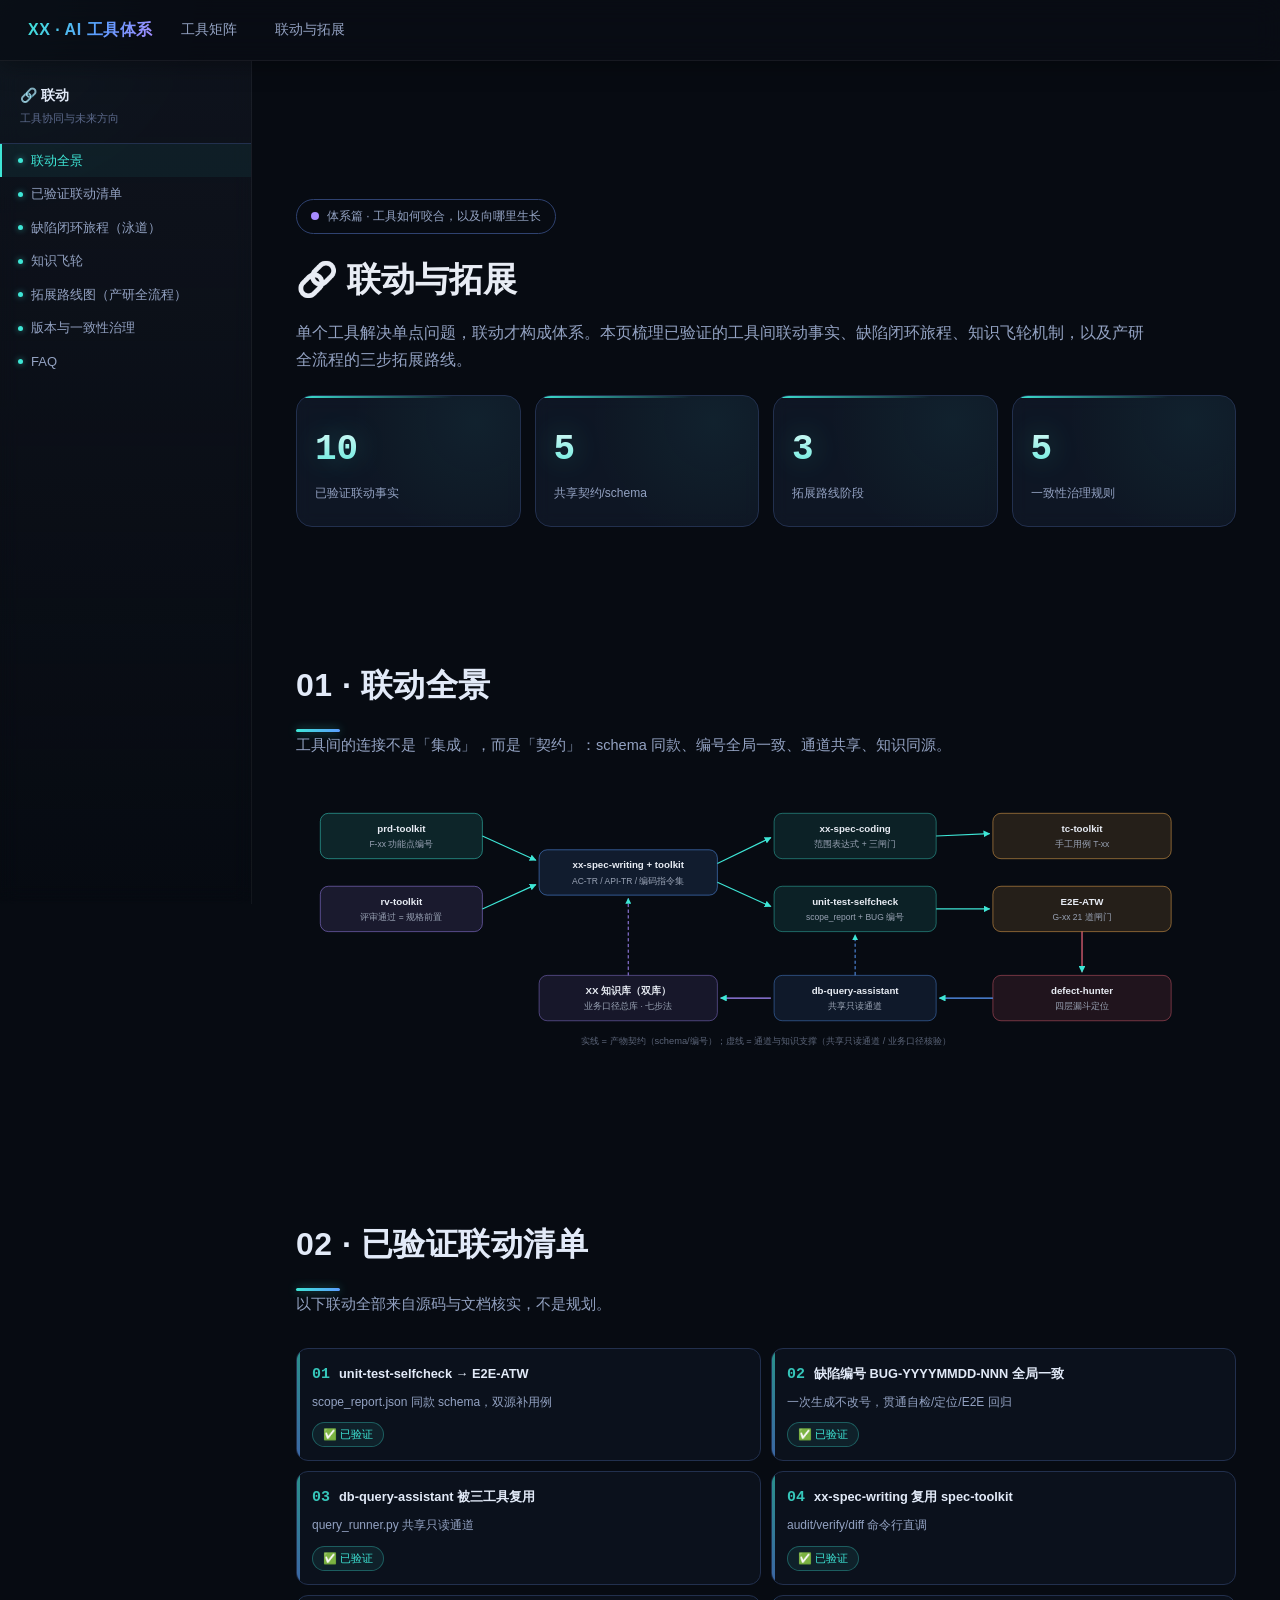
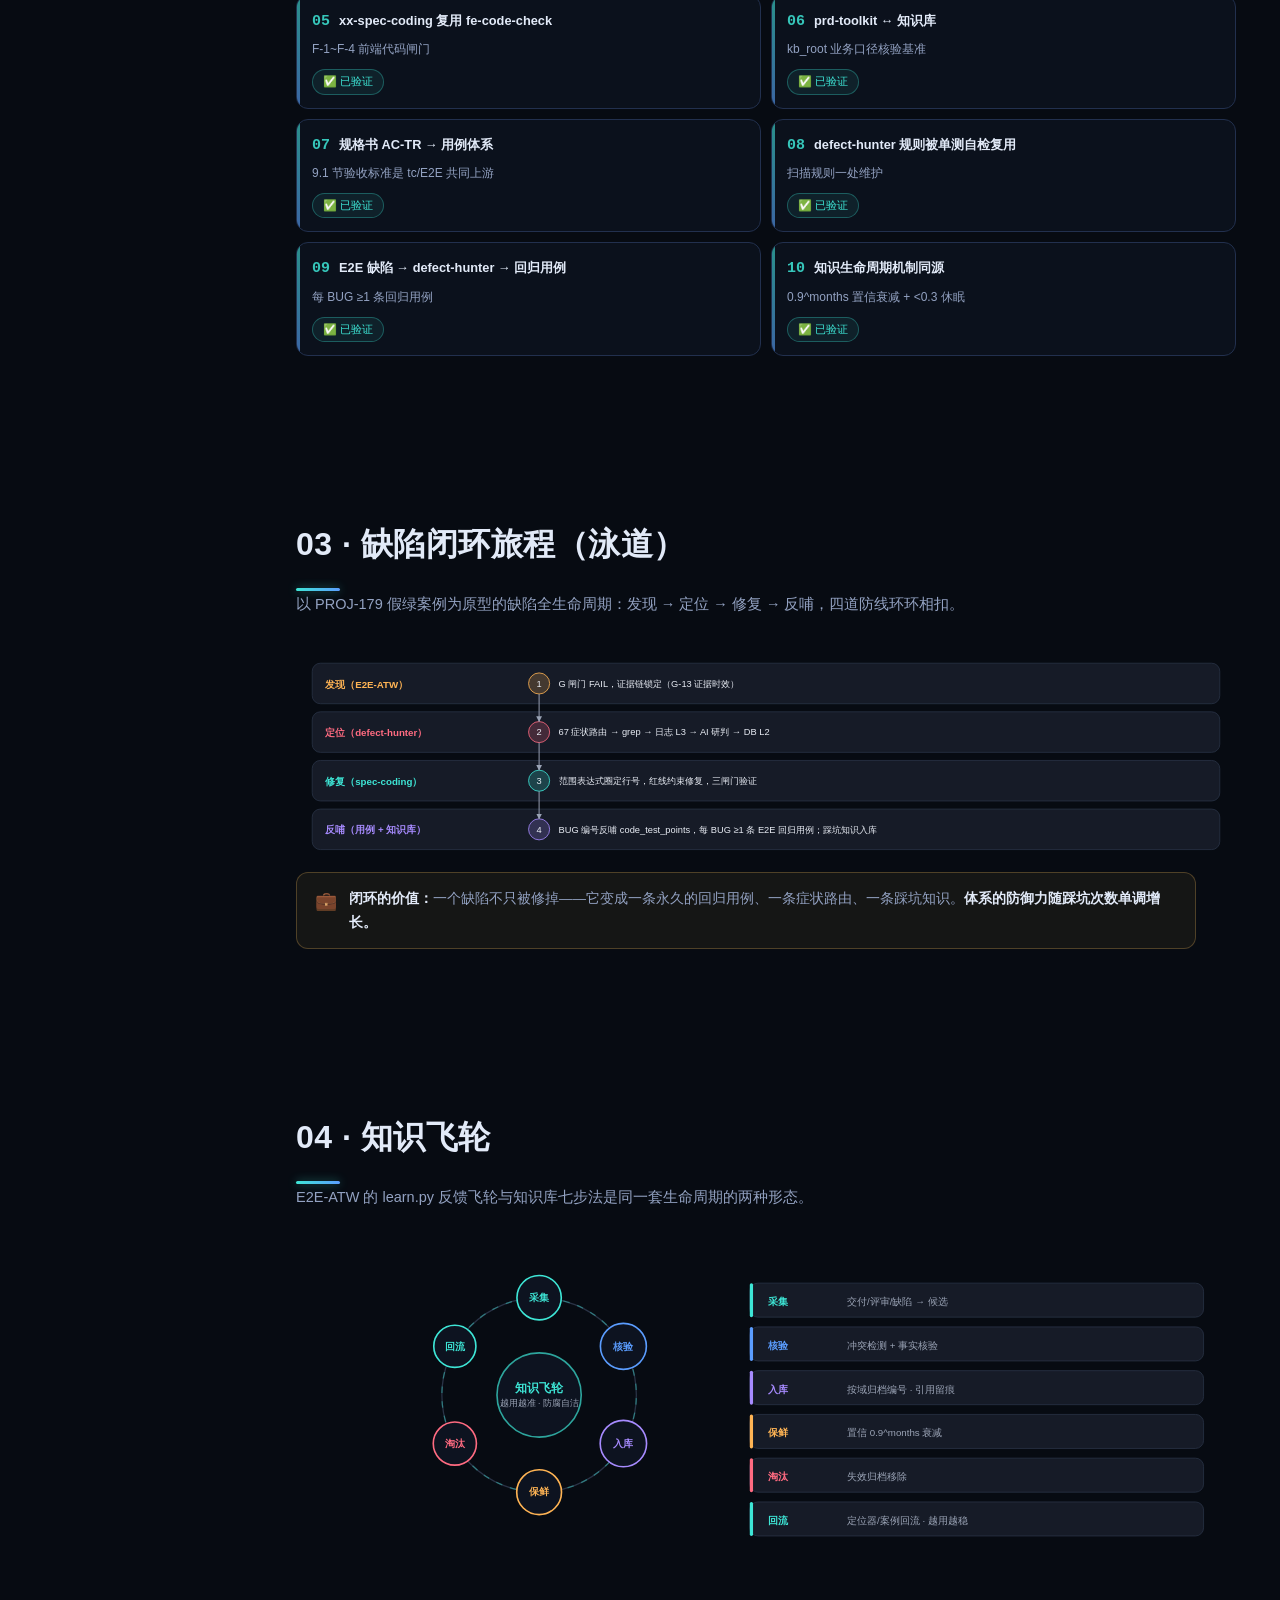
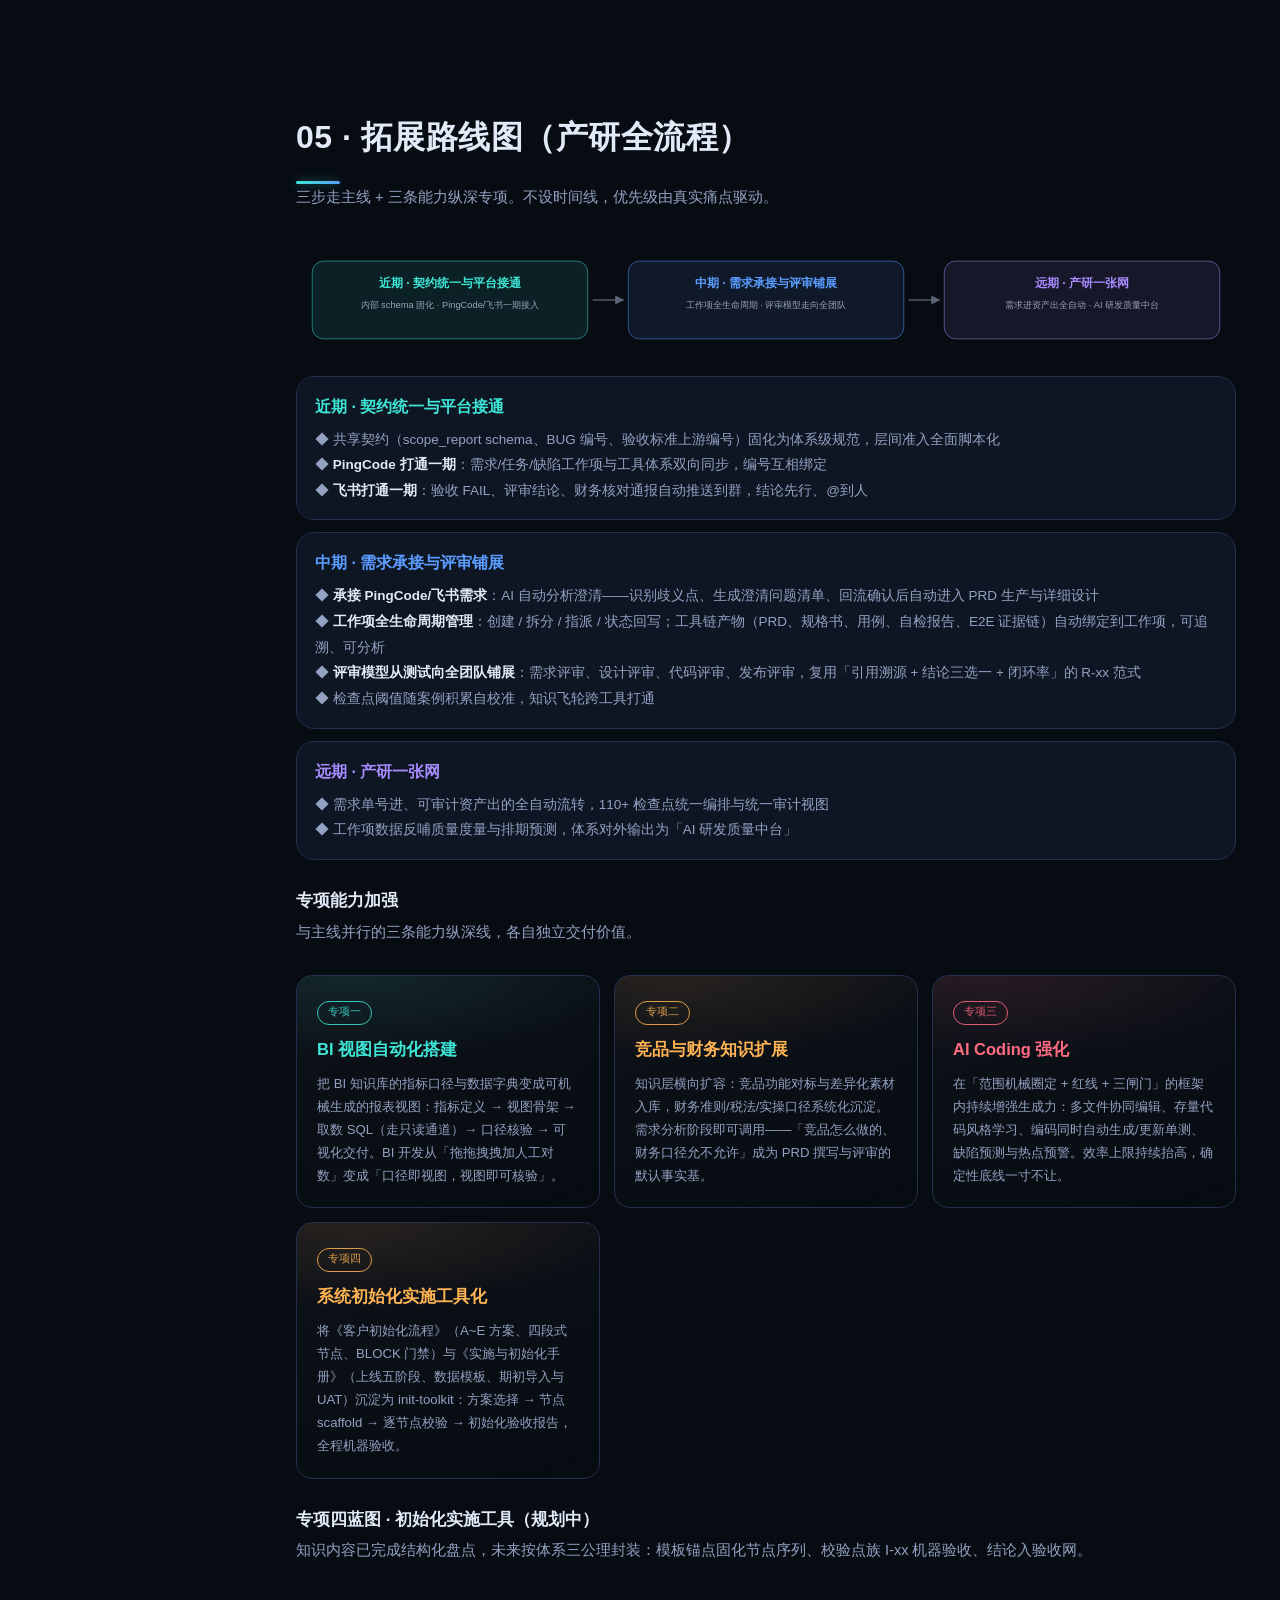
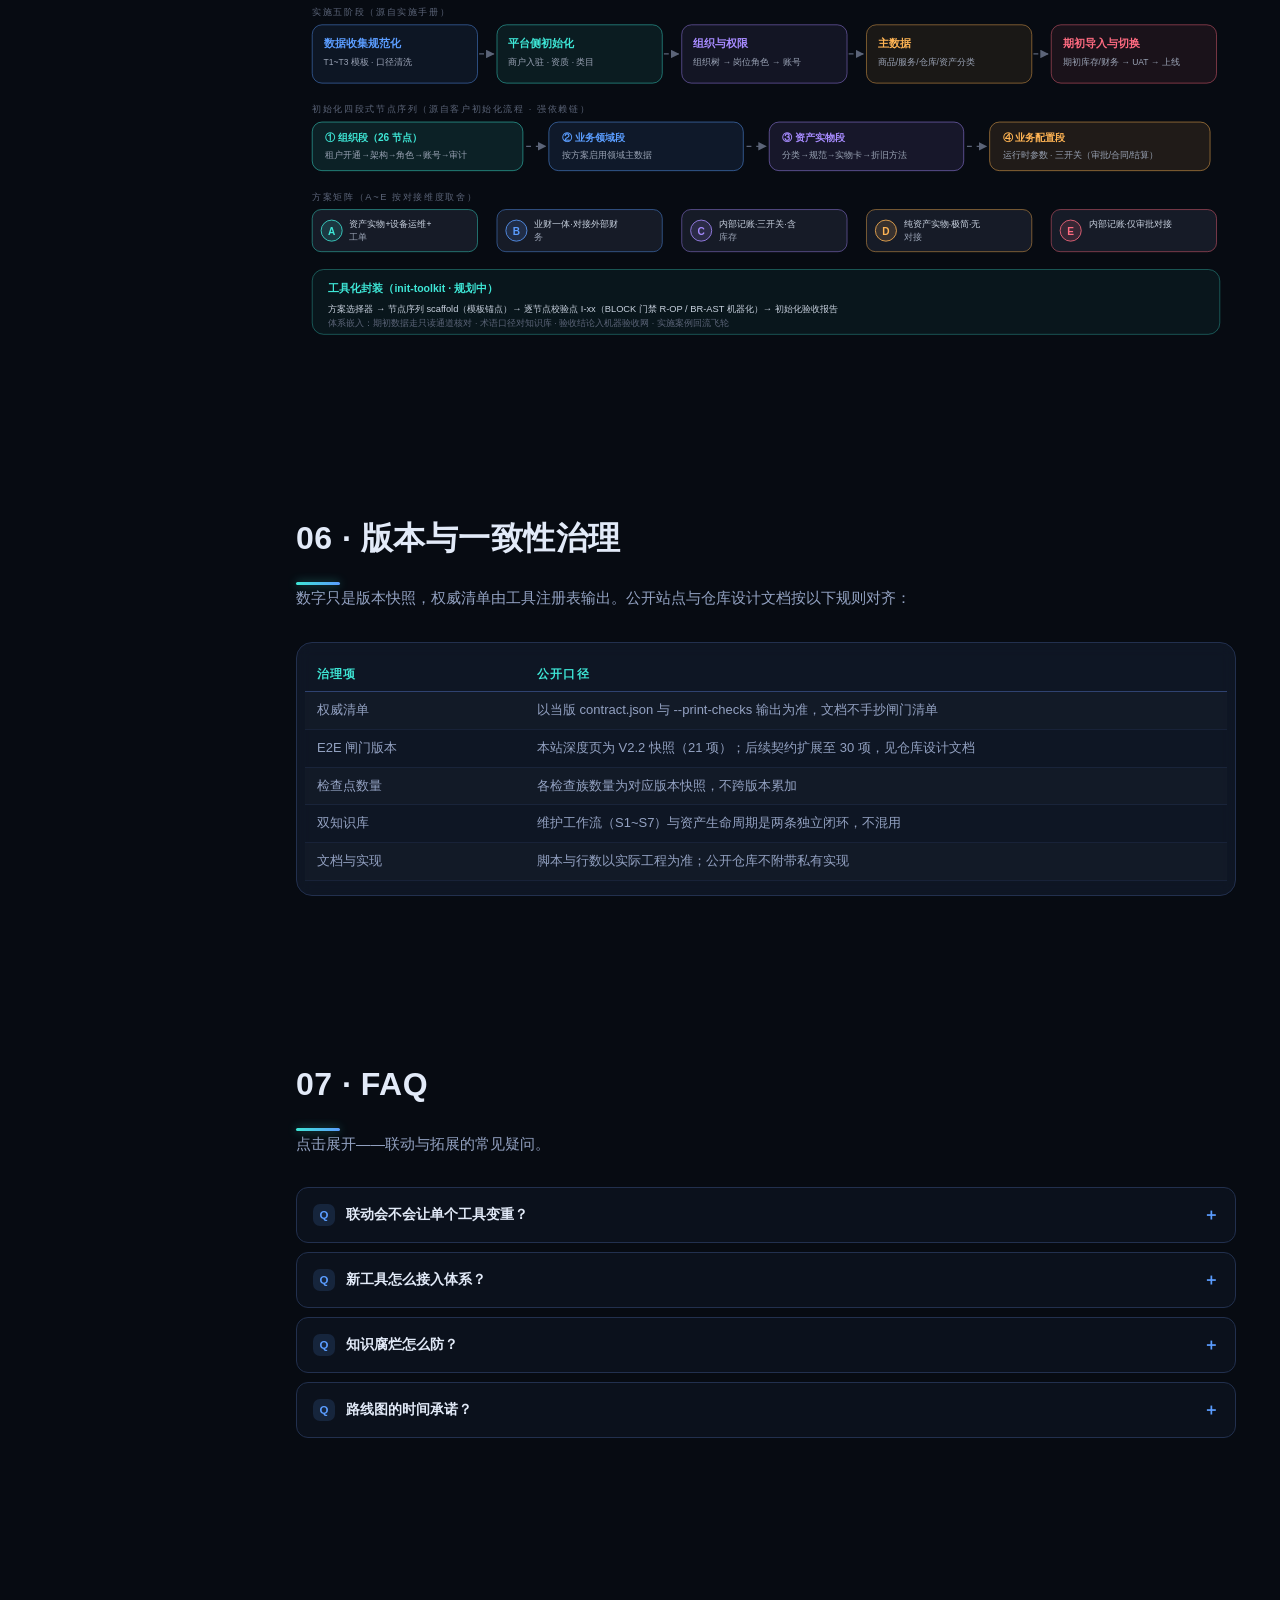
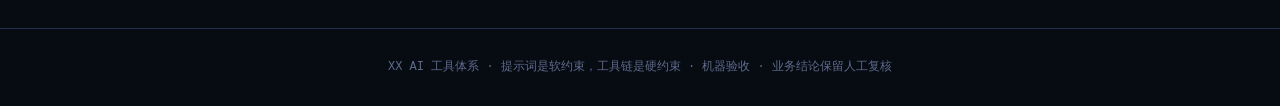
<file: ai-testing-efficiency-system/site/linkage.html>
<!DOCTYPE html>
<html lang="zh-CN">
<head>
<meta charset="UTF-8">
<meta name="viewport" content="width=device-width, initial-scale=1.0">
<title>联动与拓展 · XX AI 工具体系</title>
<link rel="stylesheet" href="assets/site.css">
</head>
<body>
<div id="progress"></div>
<div id="cursorGlow"></div>
<nav class="topnav"><a class="brand" href="index.html">XX · AI 工具体系</a><a class="nl" href="index.html#matrix">工具矩阵</a><a class="nl" href="linkage.html">联动与拓展</a></nav>
<div class="layout">
<nav class="sidenav"><div class="slogo">🔗 联动<div class="sub">工具协同与未来方向</div></div><a href="#s1"><span class="ndot"></span>联动全景</a><a href="#s2"><span class="ndot"></span>已验证联动清单</a><a href="#s3"><span class="ndot"></span>缺陷闭环旅程（泳道）</a><a href="#s4"><span class="ndot"></span>知识飞轮</a><a href="#s5"><span class="ndot"></span>拓展路线图（产研全流程）</a><a href="#s6"><span class="ndot"></span>版本与一致性治理</a><a href="#s7"><span class="ndot"></span>FAQ</a></nav>
<main class="main">
<section class="reveal vis" style="margin:22px 0 40px">
<div class="badge" style="display:inline-flex;align-items:center;gap:8px;border:1px solid var(--line2);border-radius:999px;padding:6px 14px;font-size:12px;color:var(--dim)"><span style="width:8px;height:8px;border-radius:50%;background:#a78bff;display:inline-block"></span>体系篇 · 工具如何咬合，以及向哪里生长</div>
<h1 style="font-size:34px;font-weight:900;margin:16px 0 10px">🔗 联动与拓展</h1>
<p class="lead" style="color:var(--dim);font-size:15.5px;max-width:860px">单个工具解决单点问题，联动才构成体系。本页梳理已验证的工具间联动事实、缺陷闭环旅程、知识飞轮机制，以及产研全流程的三步拓展路线。</p>
<div class="stats-row" style="margin-top:22px">
<div class="stat-card"><div class="num" data-n="10">0</div><div class="lbl">已验证联动事实</div></div>
<div class="stat-card"><div class="num" data-n="5">0</div><div class="lbl">共享契约/schema</div></div>
<div class="stat-card"><div class="num" data-n="3">0</div><div class="lbl">拓展路线阶段</div></div>
<div class="stat-card"><div class="num" data-n="5">0</div><div class="lbl">一致性治理规则</div></div>
</div></section>

<section id="s1" class="reveal">
<h2 class="sec-title">01 · 联动全景</h2>
<p class="sec-sub">工具间的连接不是「集成」，而是「契约」：schema 同款、编号全局一致、通道共享、知识同源。</p>
<svg viewBox="0 0 1160 330" style="width:100%;max-width:1160px;display:block;margin:14px 0" xmlns="http://www.w3.org/2000/svg">
<defs><marker id="lk-ar" viewBox="0 0 10 10" refX="9" refY="5" markerWidth="6" markerHeight="6" orient="auto"><path d="M0 0L10 5L0 10z" fill="#3ee6d6"/></marker></defs>
<g font-family="inherit" font-size="12">
<rect x="30" y="30" width="200" height="56" rx="10" fill="#3ee6d6" fill-opacity=".12" stroke="#3ee6d6" stroke-opacity=".6"/><text x="130" y="53" text-anchor="middle" fill="#e8ecf4" font-weight="700">prd-toolkit</text><text x="130" y="72" text-anchor="middle" fill="#9aa3b5" font-size="10.5">F-xx 功能点编号</text>
<rect x="30" y="120" width="200" height="56" rx="10" fill="#a78bff" fill-opacity=".12" stroke="#a78bff" stroke-opacity=".6"/><text x="130" y="143" text-anchor="middle" fill="#e8ecf4" font-weight="700">rv-toolkit</text><text x="130" y="162" text-anchor="middle" fill="#9aa3b5" font-size="10.5">评审通过 = 规格前置</text>
<rect x="300" y="75" width="220" height="56" rx="10" fill="#5b9dff" fill-opacity=".12" stroke="#5b9dff" stroke-opacity=".6"/><text x="410" y="98" text-anchor="middle" fill="#e8ecf4" font-weight="700">xx-spec-writing + toolkit</text><text x="410" y="117" text-anchor="middle" fill="#9aa3b5" font-size="10.5">AC-TR / API-TR / 编码指令集</text>
<rect x="590" y="30" width="200" height="56" rx="10" fill="#3ee6d6" fill-opacity=".1" stroke="#3ee6d6" stroke-opacity=".5"/><text x="690" y="53" text-anchor="middle" fill="#e8ecf4" font-weight="700">xx-spec-coding</text><text x="690" y="72" text-anchor="middle" fill="#9aa3b5" font-size="10.5">范围表达式 + 三闸门</text>
<rect x="590" y="120" width="200" height="56" rx="10" fill="#3ee6d6" fill-opacity=".1" stroke="#3ee6d6" stroke-opacity=".5"/><text x="690" y="143" text-anchor="middle" fill="#e8ecf4" font-weight="700">unit-test-selfcheck</text><text x="690" y="162" text-anchor="middle" fill="#9aa3b5" font-size="10.5">scope_report + BUG 编号</text>
<rect x="860" y="30" width="220" height="56" rx="10" fill="#ffb454" fill-opacity=".12" stroke="#ffb454" stroke-opacity=".6"/><text x="970" y="53" text-anchor="middle" fill="#e8ecf4" font-weight="700">tc-toolkit</text><text x="970" y="72" text-anchor="middle" fill="#9aa3b5" font-size="10.5">手工用例 T-xx</text>
<rect x="860" y="120" width="220" height="56" rx="10" fill="#ffb454" fill-opacity=".12" stroke="#ffb454" stroke-opacity=".6"/><text x="970" y="143" text-anchor="middle" fill="#e8ecf4" font-weight="700">E2E-ATW</text><text x="970" y="162" text-anchor="middle" fill="#9aa3b5" font-size="10.5">G-xx 21 道闸门</text>
<rect x="860" y="230" width="220" height="56" rx="10" fill="#ff6b81" fill-opacity=".1" stroke="#ff6b81" stroke-opacity=".5"/><text x="970" y="253" text-anchor="middle" fill="#e8ecf4" font-weight="700">defect-hunter</text><text x="970" y="272" text-anchor="middle" fill="#9aa3b5" font-size="10.5">四层漏斗定位</text>
<rect x="590" y="230" width="200" height="56" rx="10" fill="#5b9dff" fill-opacity=".1" stroke="#5b9dff" stroke-opacity=".5"/><text x="690" y="253" text-anchor="middle" fill="#e8ecf4" font-weight="700">db-query-assistant</text><text x="690" y="272" text-anchor="middle" fill="#9aa3b5" font-size="10.5">共享只读通道</text>
<rect x="300" y="230" width="220" height="56" rx="10" fill="#a78bff" fill-opacity=".1" stroke="#a78bff" stroke-opacity=".5"/><text x="410" y="253" text-anchor="middle" fill="#e8ecf4" font-weight="700">XX 知识库（双库）</text><text x="410" y="272" text-anchor="middle" fill="#9aa3b5" font-size="10.5">业务口径总库 · 七步法</text>
<line x1="230" y1="58" x2="296" y2="88" stroke="#3ee6d6" stroke-width="1.4" marker-end="url(#lk-ar)"/>
<line x1="230" y1="148" x2="296" y2="118" stroke="#3ee6d6" stroke-width="1.4" marker-end="url(#lk-ar)"/>
<line x1="520" y1="92" x2="586" y2="60" stroke="#3ee6d6" stroke-width="1.4" marker-end="url(#lk-ar)"/>
<line x1="520" y1="115" x2="586" y2="145" stroke="#3ee6d6" stroke-width="1.4" marker-end="url(#lk-ar)"/>
<line x1="790" y1="58" x2="856" y2="55" stroke="#3ee6d6" stroke-width="1.4" marker-end="url(#lk-ar)"/>
<line x1="790" y1="148" x2="856" y2="148" stroke="#3ee6d6" stroke-width="1.4" marker-end="url(#lk-ar)"/>
<line x1="970" y1="176" x2="970" y2="226" stroke="#ff6b81" stroke-width="1.4" marker-end="url(#lk-ar)"/>
<line x1="860" y1="258" x2="794" y2="258" stroke="#5b9dff" stroke-width="1.4" marker-end="url(#lk-ar)"/>
<line x1="586" y1="258" x2="524" y2="258" stroke="#a78bff" stroke-width="1.4" marker-end="url(#lk-ar)"/>
<path d="M 690 230 C 690 205 690 190 690 180" stroke="#5b9dff" stroke-width="1.2" stroke-dasharray="4 3" fill="none" marker-end="url(#lk-ar)"/>
<path d="M 410 230 C 410 205 410 150 410 135" stroke="#a78bff" stroke-width="1.2" stroke-dasharray="4 3" fill="none" marker-end="url(#lk-ar)"/>
<text x="580" y="315" text-anchor="middle" fill="#5b6478" font-size="11.5">实线 = 产物契约（schema/编号）；虚线 = 通道与知识支撑（共享只读通道 / 业务口径核验）</text>
</g></svg>
</section>
<section id="s2" class="reveal">
<h2 class="sec-title">02 · 已验证联动清单</h2>
<p class="sec-sub">以下联动全部来自源码与文档核实，不是规划。</p>
<div class="linkv-grid"><div class="linkv"><div class="lv-h"><span class="lv-n">01</span><span class="lv-t">unit-test-selfcheck → E2E-ATW</span></div><div class="lv-d">scope_report.json 同款 schema，双源补用例</div><span class="lv-ok">✅ 已验证</span></div><div class="linkv"><div class="lv-h"><span class="lv-n">02</span><span class="lv-t">缺陷编号 BUG-YYYYMMDD-NNN 全局一致</span></div><div class="lv-d">一次生成不改号，贯通自检/定位/E2E 回归</div><span class="lv-ok">✅ 已验证</span></div><div class="linkv"><div class="lv-h"><span class="lv-n">03</span><span class="lv-t">db-query-assistant 被三工具复用</span></div><div class="lv-d">query_runner.py 共享只读通道</div><span class="lv-ok">✅ 已验证</span></div><div class="linkv"><div class="lv-h"><span class="lv-n">04</span><span class="lv-t">xx-spec-writing 复用 spec-toolkit</span></div><div class="lv-d">audit/verify/diff 命令行直调</div><span class="lv-ok">✅ 已验证</span></div><div class="linkv"><div class="lv-h"><span class="lv-n">05</span><span class="lv-t">xx-spec-coding 复用 fe-code-check</span></div><div class="lv-d">F-1~F-4 前端代码闸门</div><span class="lv-ok">✅ 已验证</span></div><div class="linkv"><div class="lv-h"><span class="lv-n">06</span><span class="lv-t">prd-toolkit ↔ 知识库</span></div><div class="lv-d">kb_root 业务口径核验基准</div><span class="lv-ok">✅ 已验证</span></div><div class="linkv"><div class="lv-h"><span class="lv-n">07</span><span class="lv-t">规格书 AC-TR → 用例体系</span></div><div class="lv-d">9.1 节验收标准是 tc/E2E 共同上游</div><span class="lv-ok">✅ 已验证</span></div><div class="linkv"><div class="lv-h"><span class="lv-n">08</span><span class="lv-t">defect-hunter 规则被单测自检复用</span></div><div class="lv-d">扫描规则一处维护</div><span class="lv-ok">✅ 已验证</span></div><div class="linkv"><div class="lv-h"><span class="lv-n">09</span><span class="lv-t">E2E 缺陷 → defect-hunter → 回归用例</span></div><div class="lv-d">每 BUG ≥1 条回归用例</div><span class="lv-ok">✅ 已验证</span></div><div class="linkv"><div class="lv-h"><span class="lv-n">10</span><span class="lv-t">知识生命周期机制同源</span></div><div class="lv-d">0.9^months 置信衰减 + <0.3 休眠</div><span class="lv-ok">✅ 已验证</span></div></div>
</section>
<section id="s3" class="reveal">
<h2 class="sec-title">03 · 缺陷闭环旅程（泳道）</h2>
<p class="sec-sub">以 PROJ-179 假绿案例为原型的缺陷全生命周期：发现 → 定位 → 修复 → 反哺，四道防线环环相扣。</p>
<svg viewBox="0 0 1160 260" style="width:100%;max-width:1160px;display:block;margin:14px 0" xmlns="http://www.w3.org/2000/svg">
<defs><marker id="lk-ar2" viewBox="0 0 10 10" refX="9" refY="5" markerWidth="6" markerHeight="6" orient="auto"><path d="M0 0L10 5L0 10z" fill="#9aa3b5"/></marker></defs>
<g font-family="inherit" font-size="12">
<rect x="20" y="20" width="1120" height="50" rx="10" fill="#161b27" stroke="#2a3346"/><text x="36" y="50" fill="#ffb454" font-weight="700">发现（E2E-ATW）</text>
<rect x="20" y="80" width="1120" height="50" rx="10" fill="#161b27" stroke="#2a3346"/><text x="36" y="110" fill="#ff6b81" font-weight="700">定位（defect-hunter）</text>
<rect x="20" y="140" width="1120" height="50" rx="10" fill="#161b27" stroke="#2a3346"/><text x="36" y="170" fill="#3ee6d6" font-weight="700">修复（spec-coding）</text>
<rect x="20" y="200" width="1120" height="50" rx="10" fill="#161b27" stroke="#2a3346"/><text x="36" y="230" fill="#a78bff" font-weight="700">反哺（用例 + 知识库）</text>
<g fill="#e8ecf4" font-size="11.5">
<circle cx="300" cy="45" r="13" fill="#ffb454" fill-opacity=".2" stroke="#ffb454"/><text x="300" y="49" text-anchor="middle">1</text><text x="324" y="49">G 闸门 FAIL，证据链锁定（G-13 证据时效）</text>
<circle cx="300" cy="105" r="13" fill="#ff6b81" fill-opacity=".2" stroke="#ff6b81"/><text x="300" y="109" text-anchor="middle">2</text><text x="324" y="109">67 症状路由 → grep → 日志 L3 → AI 研判 → DB L2</text>
<circle cx="300" cy="165" r="13" fill="#3ee6d6" fill-opacity=".2" stroke="#3ee6d6"/><text x="300" y="169" text-anchor="middle">3</text><text x="324" y="169">范围表达式圈定行号，红线约束修复，三闸门验证</text>
<circle cx="300" cy="225" r="13" fill="#a78bff" fill-opacity=".2" stroke="#a78bff"/><text x="300" y="229" text-anchor="middle">4</text><text x="324" y="229">BUG 编号反哺 code_test_points，每 BUG ≥1 条 E2E 回归用例；踩坑知识入库</text>
</g>
<line x1="300" y1="58" x2="300" y2="92" stroke="#9aa3b5" stroke-width="1.2" marker-end="url(#lk-ar2)"/>
<line x1="300" y1="118" x2="300" y2="152" stroke="#9aa3b5" stroke-width="1.2" marker-end="url(#lk-ar2)"/>
<line x1="300" y1="178" x2="300" y2="212" stroke="#9aa3b5" stroke-width="1.2" marker-end="url(#lk-ar2)"/>
</g></svg>
<div class="biz-note"><span class="bi">💼</span><div><b>闭环的价值：</b>一个缺陷不只被修掉——它变成一条永久的回归用例、一条症状路由、一条踩坑知识。<b>体系的防御力随踩坑次数单调增长。</b></div></div>
</section>
<section id="s4" class="reveal">
<h2 class="sec-title">04 · 知识飞轮</h2>
<p class="sec-sub">E2E-ATW 的 learn.py 反馈飞轮与知识库七步法是同一套生命周期的两种形态。</p>
<svg viewBox="0 0 1160 380" style="width:100%;max-width:1160px;display:block;margin:14px 0" xmlns="http://www.w3.org/2000/svg"><g font-family="inherit"><circle cx="300" cy="190" r="120" fill="none" stroke="#2a3346" stroke-width="1.6"/><circle cx="300" cy="190" r="120" fill="none" stroke="#3ee6d6" stroke-opacity=".4" stroke-width="1.6" stroke-dasharray="8 10"><animateTransform attributeName="transform" type="rotate" from="0 300 190" to="360 300 190" dur="24s" repeatCount="indefinite"/></circle><circle cx="300" cy="190" r="52" fill="#0d1320" stroke="#3ee6d6" stroke-opacity=".7" stroke-width="2"/><text x="300" y="186" text-anchor="middle" fill="#3ee6d6" font-size="14.5" font-weight="900">知识飞轮</text><text x="300" y="204" text-anchor="middle" fill="#9aa3b5" font-size="10.5">越用越准 · 防腐自洁</text><circle cx="300" cy="70" r="26" fill="#0d1320" stroke="#3ee6d6" stroke-width="2"><animate attributeName="r" values="26;29;26" dur="3s" begin="0.0s" repeatCount="indefinite"/></circle><text x="300" y="74" text-anchor="middle" fill="#3ee6d6" font-size="12" font-weight="800">采集</text><rect x="560" y="52" width="560" height="42" rx="10" fill="#161b27" stroke="#2a3346"/><rect x="560" y="52" width="4" height="42" rx="2" fill="#3ee6d6"/><text x="582" y="79" fill="#3ee6d6" font-size="12.5" font-weight="800">采集</text><text x="680" y="79" fill="#9aa3b5" font-size="12">交付/评审/缺陷 → 候选</text><circle cx="404" cy="130" r="26" fill="#0d1320" stroke="#5b9dff" stroke-width="2"><animate attributeName="r" values="26;29;26" dur="3s" begin="0.5s" repeatCount="indefinite"/></circle><text x="404" y="134" text-anchor="middle" fill="#5b9dff" font-size="12" font-weight="800">核验</text><rect x="560" y="106" width="560" height="42" rx="10" fill="#161b27" stroke="#2a3346"/><rect x="560" y="106" width="4" height="42" rx="2" fill="#5b9dff"/><text x="582" y="133" fill="#5b9dff" font-size="12.5" font-weight="800">核验</text><text x="680" y="133" fill="#9aa3b5" font-size="12">冲突检测 + 事实核验</text><circle cx="404" cy="250" r="26" fill="#0d1320" stroke="#a78bff" stroke-width="2"><animate attributeName="r" values="26;29;26" dur="3s" begin="1.0s" repeatCount="indefinite"/></circle><text x="404" y="254" text-anchor="middle" fill="#a78bff" font-size="12" font-weight="800">入库</text><rect x="560" y="160" width="560" height="42" rx="10" fill="#161b27" stroke="#2a3346"/><rect x="560" y="160" width="4" height="42" rx="2" fill="#a78bff"/><text x="582" y="187" fill="#a78bff" font-size="12.5" font-weight="800">入库</text><text x="680" y="187" fill="#9aa3b5" font-size="12">按域归档编号 · 引用留痕</text><circle cx="300" cy="310" r="26" fill="#0d1320" stroke="#ffb454" stroke-width="2"><animate attributeName="r" values="26;29;26" dur="3s" begin="1.5s" repeatCount="indefinite"/></circle><text x="300" y="314" text-anchor="middle" fill="#ffb454" font-size="12" font-weight="800">保鲜</text><rect x="560" y="214" width="560" height="42" rx="10" fill="#161b27" stroke="#2a3346"/><rect x="560" y="214" width="4" height="42" rx="2" fill="#ffb454"/><text x="582" y="241" fill="#ffb454" font-size="12.5" font-weight="800">保鲜</text><text x="680" y="241" fill="#9aa3b5" font-size="12">置信 0.9^months 衰减</text><circle cx="196" cy="250" r="26" fill="#0d1320" stroke="#ff6b81" stroke-width="2"><animate attributeName="r" values="26;29;26" dur="3s" begin="2.0s" repeatCount="indefinite"/></circle><text x="196" y="254" text-anchor="middle" fill="#ff6b81" font-size="12" font-weight="800">淘汰</text><rect x="560" y="268" width="560" height="42" rx="10" fill="#161b27" stroke="#2a3346"/><rect x="560" y="268" width="4" height="42" rx="2" fill="#ff6b81"/><text x="582" y="295" fill="#ff6b81" font-size="12.5" font-weight="800">淘汰</text><text x="680" y="295" fill="#9aa3b5" font-size="12">失效归档移除</text><circle cx="196" cy="130" r="26" fill="#0d1320" stroke="#3ee6d6" stroke-width="2"><animate attributeName="r" values="26;29;26" dur="3s" begin="2.5s" repeatCount="indefinite"/></circle><text x="196" y="134" text-anchor="middle" fill="#3ee6d6" font-size="12" font-weight="800">回流</text><rect x="560" y="322" width="560" height="42" rx="10" fill="#161b27" stroke="#2a3346"/><rect x="560" y="322" width="4" height="42" rx="2" fill="#3ee6d6"/><text x="582" y="349" fill="#3ee6d6" font-size="12.5" font-weight="800">回流</text><text x="680" y="349" fill="#9aa3b5" font-size="12">定位器/案例回流 · 越用越稳</text></g></svg>
</section>
<section id="s5" class="reveal">
<h2 class="sec-title">05 · 拓展路线图（产研全流程）</h2>
<p class="sec-sub">三步走主线 + 三条能力纵深专项。不设时间线，优先级由真实痛点驱动。</p>
<svg viewBox="0 0 1160 150" style="width:100%;max-width:1160px;display:block;margin:14px 0" xmlns="http://www.w3.org/2000/svg">
<defs><marker id="rm-ar" viewBox="0 0 10 10" refX="9" refY="5" markerWidth="7" markerHeight="7" orient="auto"><path d="M0 0L10 5L0 10z" fill="#5b6478"/></marker></defs>
<g font-family="inherit">
<rect x="20" y="26" width="340" height="96" rx="14" fill="#3ee6d6" fill-opacity=".1" stroke="#3ee6d6" stroke-opacity=".6"/>
<text x="190" y="58" text-anchor="middle" fill="#3ee6d6" font-size="15" font-weight="800">近期 · 契约统一与平台接通</text>
<text x="190" y="84" text-anchor="middle" fill="#9aa3b5" font-size="11.5">内部 schema 固化 · PingCode/飞书一期接入</text>
<line x1="366" y1="74" x2="404" y2="74" stroke="#5b6478" stroke-width="1.6" marker-end="url(#rm-ar)"/>
<rect x="410" y="26" width="340" height="96" rx="14" fill="#5b9dff" fill-opacity=".1" stroke="#5b9dff" stroke-opacity=".6"/>
<text x="580" y="58" text-anchor="middle" fill="#5b9dff" font-size="15" font-weight="800">中期 · 需求承接与评审铺展</text>
<text x="580" y="84" text-anchor="middle" fill="#9aa3b5" font-size="11.5">工作项全生命周期 · 评审模型走向全团队</text>
<line x1="756" y1="74" x2="794" y2="74" stroke="#5b6478" stroke-width="1.6" marker-end="url(#rm-ar)"/>
<rect x="800" y="26" width="340" height="96" rx="14" fill="#a78bff" fill-opacity=".1" stroke="#a78bff" stroke-opacity=".6"/>
<text x="970" y="58" text-anchor="middle" fill="#a78bff" font-size="15" font-weight="800">远期 · 产研一张网</text>
<text x="970" y="84" text-anchor="middle" fill="#9aa3b5" font-size="11.5">需求进资产出全自动 · AI 研发质量中台</text>
</g></svg>
<div style="display:flex;flex-direction:column;gap:12px;margin-top:12px">
<div class="card" style="padding:16px 18px"><div style="font-weight:700;color:#3ee6d6;margin-bottom:6px">近期 · 契约统一与平台接通</div><div style="color:var(--dim);font-size:13.5px;line-height:1.9">
◆ 共享契约（scope_report schema、BUG 编号、验收标准上游编号）固化为体系级规范，层间准入全面脚本化<br>
◆ <b style="color:var(--txt)">PingCode 打通一期</b>：需求/任务/缺陷工作项与工具体系双向同步，编号互相绑定<br>
◆ <b style="color:var(--txt)">飞书打通一期</b>：验收 FAIL、评审结论、财务核对通报自动推送到群，结论先行、@到人</div></div>
<div class="card" style="padding:16px 18px"><div style="font-weight:700;color:#5b9dff;margin-bottom:6px">中期 · 需求承接与评审铺展</div><div style="color:var(--dim);font-size:13.5px;line-height:1.9">
◆ <b style="color:var(--txt)">承接 PingCode/飞书需求</b>：AI 自动分析澄清——识别歧义点、生成澄清问题清单、回流确认后自动进入 PRD 生产与详细设计<br>
◆ <b style="color:var(--txt)">工作项全生命周期管理</b>：创建 / 拆分 / 指派 / 状态回写；工具链产物（PRD、规格书、用例、自检报告、E2E 证据链）自动绑定到工作项，可追溯、可分析<br>
◆ <b style="color:var(--txt)">评审模型从测试向全团队铺展</b>：需求评审、设计评审、代码评审、发布评审，复用「引用溯源 + 结论三选一 + 闭环率」的 R-xx 范式<br>
◆ 检查点阈值随案例积累自校准，知识飞轮跨工具打通</div></div>
<div class="card" style="padding:16px 18px"><div style="font-weight:700;color:#a78bff;margin-bottom:6px">远期 · 产研一张网</div><div style="color:var(--dim);font-size:13.5px;line-height:1.9">
◆ 需求单号进、可审计资产出的全自动流转，110+ 检查点统一编排与统一审计视图<br>
◆ 工作项数据反哺质量度量与排期预测，体系对外输出为「AI 研发质量中台」</div></div>
</div>
<h3 style="font-size:17px;font-weight:800;margin:26px 0 4px;color:var(--txt)">专项能力加强</h3>
<p class="sec-sub">与主线并行的三条能力纵深线，各自独立交付价值。</p>
<div class="pillars">
<div class="pillar" style="--pc:rgba(62,230,214,.13);--pb:#3ee6d6"><span class="tag">专项一</span><h3>BI 视图自动化搭建</h3><p>把 BI 知识库的指标口径与数据字典变成可机械生成的报表视图：指标定义 → 视图骨架 → 取数 SQL（走只读通道）→ 口径核验 → 可视化交付。BI 开发从「拖拖拽拽加人工对数」变成「口径即视图，视图即可核验」。</p></div>
<div class="pillar" style="--pc:rgba(255,180,84,.13);--pb:#ffb454"><span class="tag">专项二</span><h3>竞品与财务知识扩展</h3><p>知识层横向扩容：竞品功能对标与差异化素材入库，财务准则/税法/实操口径系统化沉淀。需求分析阶段即可调用——「竞品怎么做的、财务口径允不允许」成为 PRD 撰写与评审的默认事实基。</p></div>
<div class="pillar" style="--pc:rgba(255,107,129,.13);--pb:#ff6b81"><span class="tag">专项三</span><h3>AI Coding 强化</h3><p>在「范围机械圈定 + 红线 + 三闸门」的框架内持续增强生成力：多文件协同编辑、存量代码风格学习、编码同时自动生成/更新单测、缺陷预测与热点预警。效率上限持续抬高，确定性底线一寸不让。</p></div>
<div class="pillar" style="--pc:rgba(255,180,84,.13);--pb:#ffb454"><span class="tag">专项四</span><h3>系统初始化实施工具化</h3><p>将《客户初始化流程》（A~E 方案、四段式节点、BLOCK 门禁）与《实施与初始化手册》（上线五阶段、数据模板、期初导入与 UAT）沉淀为 init-toolkit：方案选择 → 节点 scaffold → 逐节点校验 → 初始化验收报告，全程机器验收。</p></div>
</div>
<h3 style="font-size:17px;font-weight:800;margin:26px 0 4px;color:var(--txt)">专项四蓝图 · 初始化实施工具（规划中）</h3>
<p class="sec-sub">知识内容已完成结构化盘点，未来按体系三公理封装：模板锚点固化节点序列、校验点族 I-xx 机器验收、结论入验收网。</p>
<svg viewBox="0 0 1160 440" style="width:100%;max-width:1160px;display:block;margin:16px 0" xmlns="http://www.w3.org/2000/svg"><defs><marker id="in-ar" viewBox="0 0 10 10" refX="9" refY="5" markerWidth="7" markerHeight="7" orient="auto"><path d="M0 0L10 5L0 10z" fill="#5b6478"/></marker></defs><g font-family="inherit"><text x="20" y="26" fill="#5b6478" font-size="11.5" letter-spacing="2">实施五阶段（源自实施手册）</text><rect x="20" y="38" width="204" height="72" rx="12" fill="#5b9dff" fill-opacity=".08" stroke="#5b9dff" stroke-opacity=".55"/><text x="34" y="66" fill="#5b9dff" font-size="13" font-weight="800">数据收集规范化</text><text x="34" y="88" fill="#9aa3b5" font-size="10.5">T1~T3 模板 · 口径清洗</text><line x1="226" y1="74" x2="244" y2="74" stroke="#5b6478" stroke-width="1.5" stroke-dasharray="5 4" class="flowline" marker-end="url(#in-ar)"/><rect x="248" y="38" width="204" height="72" rx="12" fill="#3ee6d6" fill-opacity=".08" stroke="#3ee6d6" stroke-opacity=".55"/><text x="262" y="66" fill="#3ee6d6" font-size="13" font-weight="800">平台侧初始化</text><text x="262" y="88" fill="#9aa3b5" font-size="10.5">商户入驻 · 资质 · 类目</text><line x1="454" y1="74" x2="472" y2="74" stroke="#5b6478" stroke-width="1.5" stroke-dasharray="5 4" class="flowline" marker-end="url(#in-ar)"/><rect x="476" y="38" width="204" height="72" rx="12" fill="#a78bff" fill-opacity=".08" stroke="#a78bff" stroke-opacity=".55"/><text x="490" y="66" fill="#a78bff" font-size="13" font-weight="800">组织与权限</text><text x="490" y="88" fill="#9aa3b5" font-size="10.5">组织树 → 岗位角色 → 账号</text><line x1="682" y1="74" x2="700" y2="74" stroke="#5b6478" stroke-width="1.5" stroke-dasharray="5 4" class="flowline" marker-end="url(#in-ar)"/><rect x="704" y="38" width="204" height="72" rx="12" fill="#ffb454" fill-opacity=".08" stroke="#ffb454" stroke-opacity=".55"/><text x="718" y="66" fill="#ffb454" font-size="13" font-weight="800">主数据</text><text x="718" y="88" fill="#9aa3b5" font-size="10.5">商品/服务/仓库/资产分类</text><line x1="910" y1="74" x2="928" y2="74" stroke="#5b6478" stroke-width="1.5" stroke-dasharray="5 4" class="flowline" marker-end="url(#in-ar)"/><rect x="932" y="38" width="204" height="72" rx="12" fill="#ff6b81" fill-opacity=".08" stroke="#ff6b81" stroke-opacity=".55"/><text x="946" y="66" fill="#ff6b81" font-size="13" font-weight="800">期初导入与切换</text><text x="946" y="88" fill="#9aa3b5" font-size="10.5">期初库存/财务 → UAT → 上线</text><text x="20" y="146" fill="#5b6478" font-size="11.5" letter-spacing="2">初始化四段式节点序列（源自客户初始化流程 · 强依赖链）</text><rect x="20" y="158" width="260" height="60" rx="12" fill="#3ee6d6" fill-opacity=".1" stroke="#3ee6d6" stroke-opacity=".6"/><text x="36" y="182" fill="#3ee6d6" font-size="12.5" font-weight="800">① 组织段（26 节点）</text><text x="36" y="202" fill="#9aa3b5" font-size="10.5">租户开通→架构→角色→账号→审计</text><line x1="284" y1="188" x2="308" y2="188" stroke="#5b6478" stroke-width="1.5" stroke-dasharray="5 4" class="flowline" marker-end="url(#in-ar)"/><rect x="312" y="158" width="240" height="60" rx="12" fill="#5b9dff" fill-opacity=".1" stroke="#5b9dff" stroke-opacity=".6"/><text x="328" y="182" fill="#5b9dff" font-size="12.5" font-weight="800">② 业务领域段</text><text x="328" y="202" fill="#9aa3b5" font-size="10.5">按方案启用领域主数据</text><line x1="556" y1="188" x2="580" y2="188" stroke="#5b6478" stroke-width="1.5" stroke-dasharray="5 4" class="flowline" marker-end="url(#in-ar)"/><rect x="584" y="158" width="240" height="60" rx="12" fill="#a78bff" fill-opacity=".1" stroke="#a78bff" stroke-opacity=".6"/><text x="600" y="182" fill="#a78bff" font-size="12.5" font-weight="800">③ 资产实物段</text><text x="600" y="202" fill="#9aa3b5" font-size="10.5">分类→规范→实物卡→折旧方法</text><line x1="828" y1="188" x2="852" y2="188" stroke="#5b6478" stroke-width="1.5" stroke-dasharray="5 4" class="flowline" marker-end="url(#in-ar)"/><rect x="856" y="158" width="272" height="60" rx="12" fill="#ffb454" fill-opacity=".1" stroke="#ffb454" stroke-opacity=".6"/><text x="872" y="182" fill="#ffb454" font-size="12.5" font-weight="800">④ 业务配置段</text><text x="872" y="202" fill="#9aa3b5" font-size="10.5">运行时参数 · 三开关（审批/合同/结算）</text><text x="20" y="254" fill="#5b6478" font-size="11.5" letter-spacing="2">方案矩阵（A~E 按对接维度取舍）</text><rect x="20" y="266" width="204" height="52" rx="11" fill="#161b27" stroke="#3ee6d6" stroke-opacity=".55"/><circle cx="44" cy="292" r="13" fill="#3ee6d6" fill-opacity=".15" stroke="#3ee6d6"/><text x="44" y="297" text-anchor="middle" fill="#3ee6d6" font-size="12.5" font-weight="900">A</text><text x="66" y="288" fill="#c9d2e0" font-size="10.5">资产实物+设备运维+</text><text x="66" y="304" fill="#9aa3b5" font-size="10.5">工单</text><rect x="248" y="266" width="204" height="52" rx="11" fill="#161b27" stroke="#5b9dff" stroke-opacity=".55"/><circle cx="272" cy="292" r="13" fill="#5b9dff" fill-opacity=".15" stroke="#5b9dff"/><text x="272" y="297" text-anchor="middle" fill="#5b9dff" font-size="12.5" font-weight="900">B</text><text x="294" y="288" fill="#c9d2e0" font-size="10.5">业财一体·对接外部财</text><text x="294" y="304" fill="#9aa3b5" font-size="10.5">务</text><rect x="476" y="266" width="204" height="52" rx="11" fill="#161b27" stroke="#a78bff" stroke-opacity=".55"/><circle cx="500" cy="292" r="13" fill="#a78bff" fill-opacity=".15" stroke="#a78bff"/><text x="500" y="297" text-anchor="middle" fill="#a78bff" font-size="12.5" font-weight="900">C</text><text x="522" y="288" fill="#c9d2e0" font-size="10.5">内部记账·三开关·含</text><text x="522" y="304" fill="#9aa3b5" font-size="10.5">库存</text><rect x="704" y="266" width="204" height="52" rx="11" fill="#161b27" stroke="#ffb454" stroke-opacity=".55"/><circle cx="728" cy="292" r="13" fill="#ffb454" fill-opacity=".15" stroke="#ffb454"/><text x="728" y="297" text-anchor="middle" fill="#ffb454" font-size="12.5" font-weight="900">D</text><text x="750" y="288" fill="#c9d2e0" font-size="10.5">纯资产实物·极简·无</text><text x="750" y="304" fill="#9aa3b5" font-size="10.5">对接</text><rect x="932" y="266" width="204" height="52" rx="11" fill="#161b27" stroke="#ff6b81" stroke-opacity=".55"/><circle cx="956" cy="292" r="13" fill="#ff6b81" fill-opacity=".15" stroke="#ff6b81"/><text x="956" y="297" text-anchor="middle" fill="#ff6b81" font-size="12.5" font-weight="900">E</text><text x="978" y="288" fill="#c9d2e0" font-size="10.5">内部记账·仅审批对接</text><text x="978" y="304" fill="#9aa3b5" font-size="10.5"></text><rect x="20" y="340" width="1120" height="80" rx="14" fill="#3ee6d6" fill-opacity=".05" stroke="#3ee6d6" stroke-opacity=".4"/><text x="40" y="368" fill="#3ee6d6" font-size="13" font-weight="800">工具化封装（init-toolkit · 规划中）</text><text x="40" y="392" fill="#c9d2e0" font-size="11.5">方案选择器 → 节点序列 scaffold（模板锚点）→ 逐节点校验点 I-xx（BLOCK 门禁 R-OP / BR-AST 机器化）→ 初始化验收报告</text><text x="40" y="410" fill="#5b6478" font-size="11">体系嵌入：期初数据走只读通道核对 · 术语口径对知识库 · 验收结论入机器验收网 · 实施案例回流飞轮</text></g></svg>
</section>
<section id="s6" class="reveal">
<h2 class="sec-title">06 · 版本与一致性治理</h2>
<p class="sec-sub">数字只是版本快照，权威清单由工具注册表输出。公开站点与仓库设计文档按以下规则对齐：</p>
<div class="tbl-wrap"><table>
<tr><th style="width:220px">治理项</th><th>公开口径</th></tr>
<tr><td>权威清单</td><td>以当版 contract.json 与 --print-checks 输出为准，文档不手抄闸门清单</td></tr>
<tr><td>E2E 闸门版本</td><td>本站深度页为 V2.2 快照（21 项）；后续契约扩展至 30 项，见仓库设计文档</td></tr>
<tr><td>检查点数量</td><td>各检查族数量为对应版本快照，不跨版本累加</td></tr>
<tr><td>双知识库</td><td>维护工作流（S1~S7）与资产生命周期是两条独立闭环，不混用</td></tr>
<tr><td>文档与实现</td><td>脚本与行数以实际工程为准；公开仓库不附带私有实现</td></tr>
</table></div>
</section>
<section id="s7" class="reveal">
<h2 class="sec-title">07 · FAQ</h2>
<p class="sec-sub">点击展开——联动与拓展的常见疑问。</p><div class="faq-list" style="--cc:#5b9dff"><details class="fq"><summary><span class="fq-q">Q</span>联动会不会让单个工具变重？</summary><div class="fq-a">不会。联动全部通过契约（schema/编号/通道），工具保持独立可演进。</div></details><details class="fq"><summary><span class="fq-q">Q</span>新工具怎么接入体系？</summary><div class="fq-a">三条：消费共享只读通道、遵守全局编号规范、检查点接入对应族。</div></details><details class="fq"><summary><span class="fq-q">Q</span>知识腐烂怎么防？</summary><div class="fq-a">置信衰减 + 休眠 + 淘汰三段机制，与 E2E 知识层同源同构。</div></details><details class="fq"><summary><span class="fq-q">Q</span>路线图的时间承诺？</summary><div class="fq-a">刻意不给时间线——优先级由真实痛点驱动，防御力随踩坑单调增长。</div></details></div>
</section>
</main>
</div>
<button id="navToggle">☰</button><button id="topBtn">↑</button>
<footer class="site">XX AI 工具体系 · 提示词是软约束，工具链是硬约束 · 机器验收 · 业务结论保留人工复核</footer>
<script src="assets/site.js"></script>
</body></html>
</file>
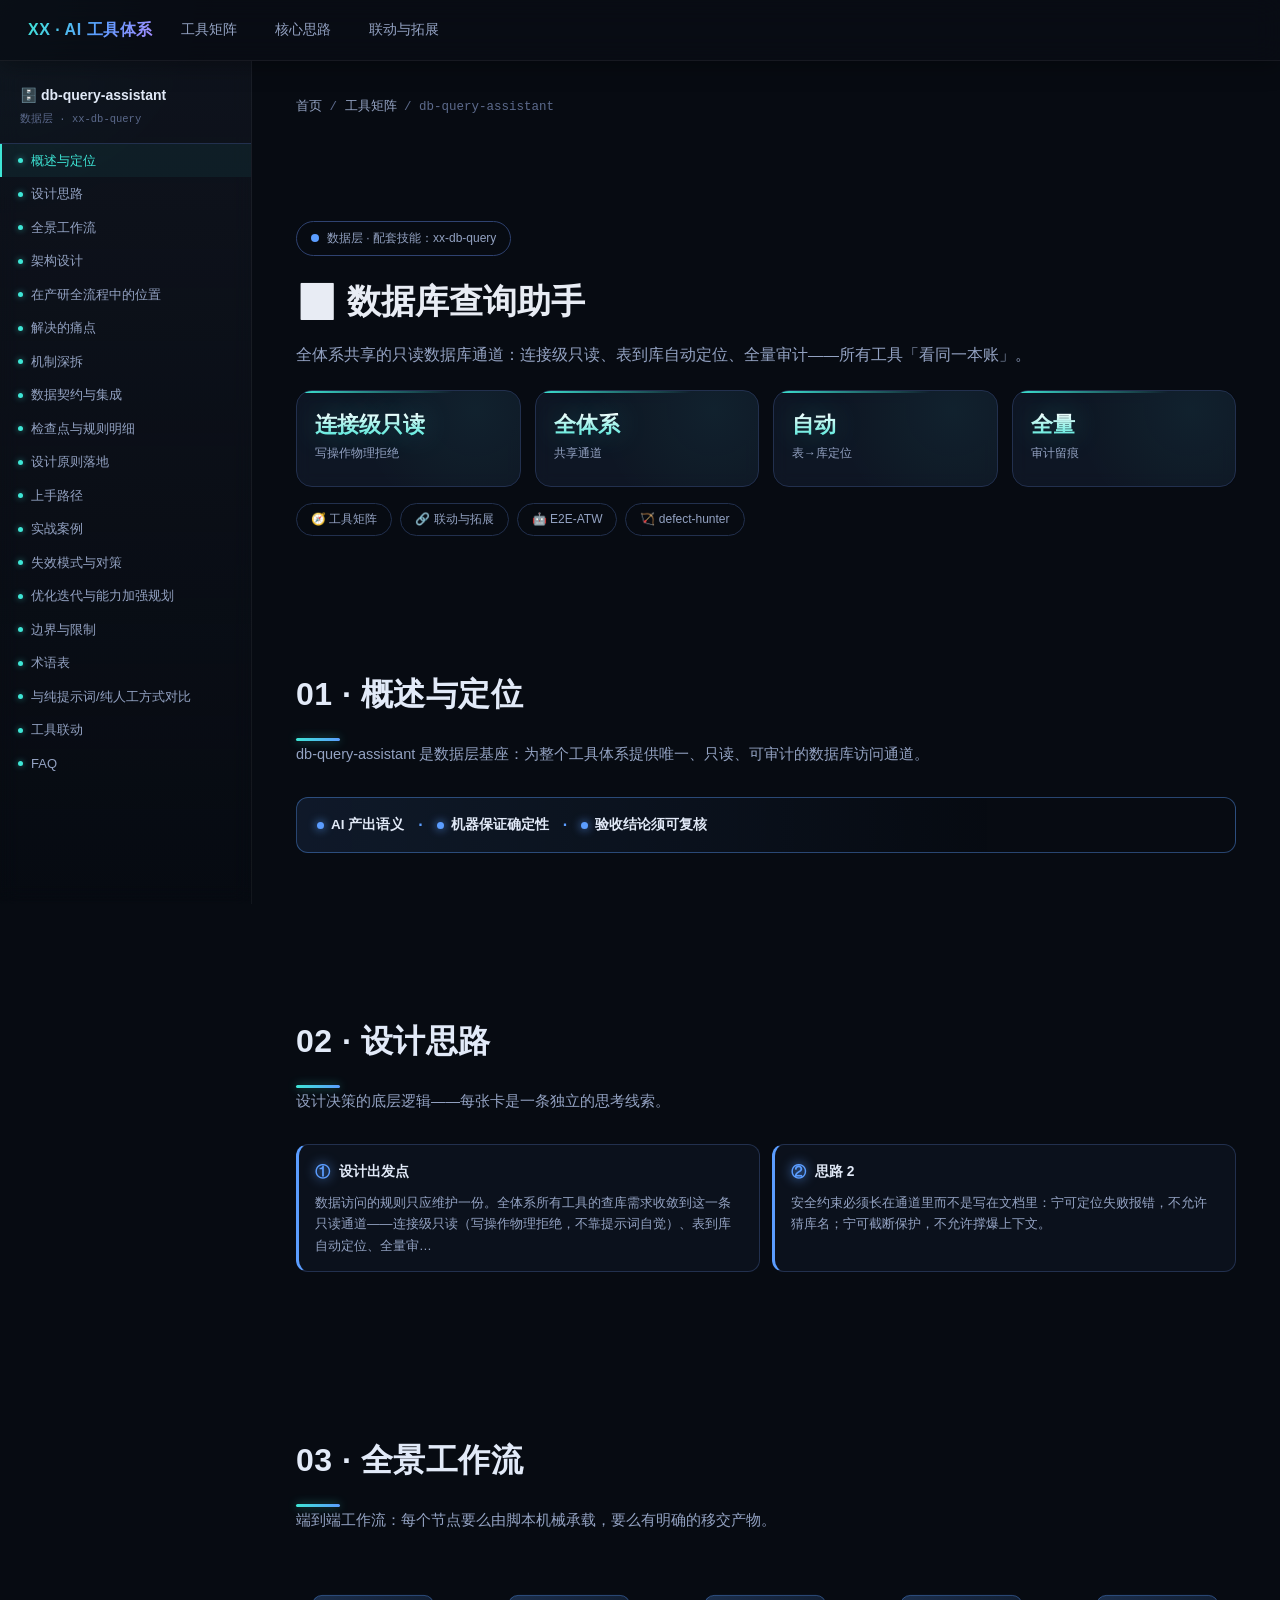
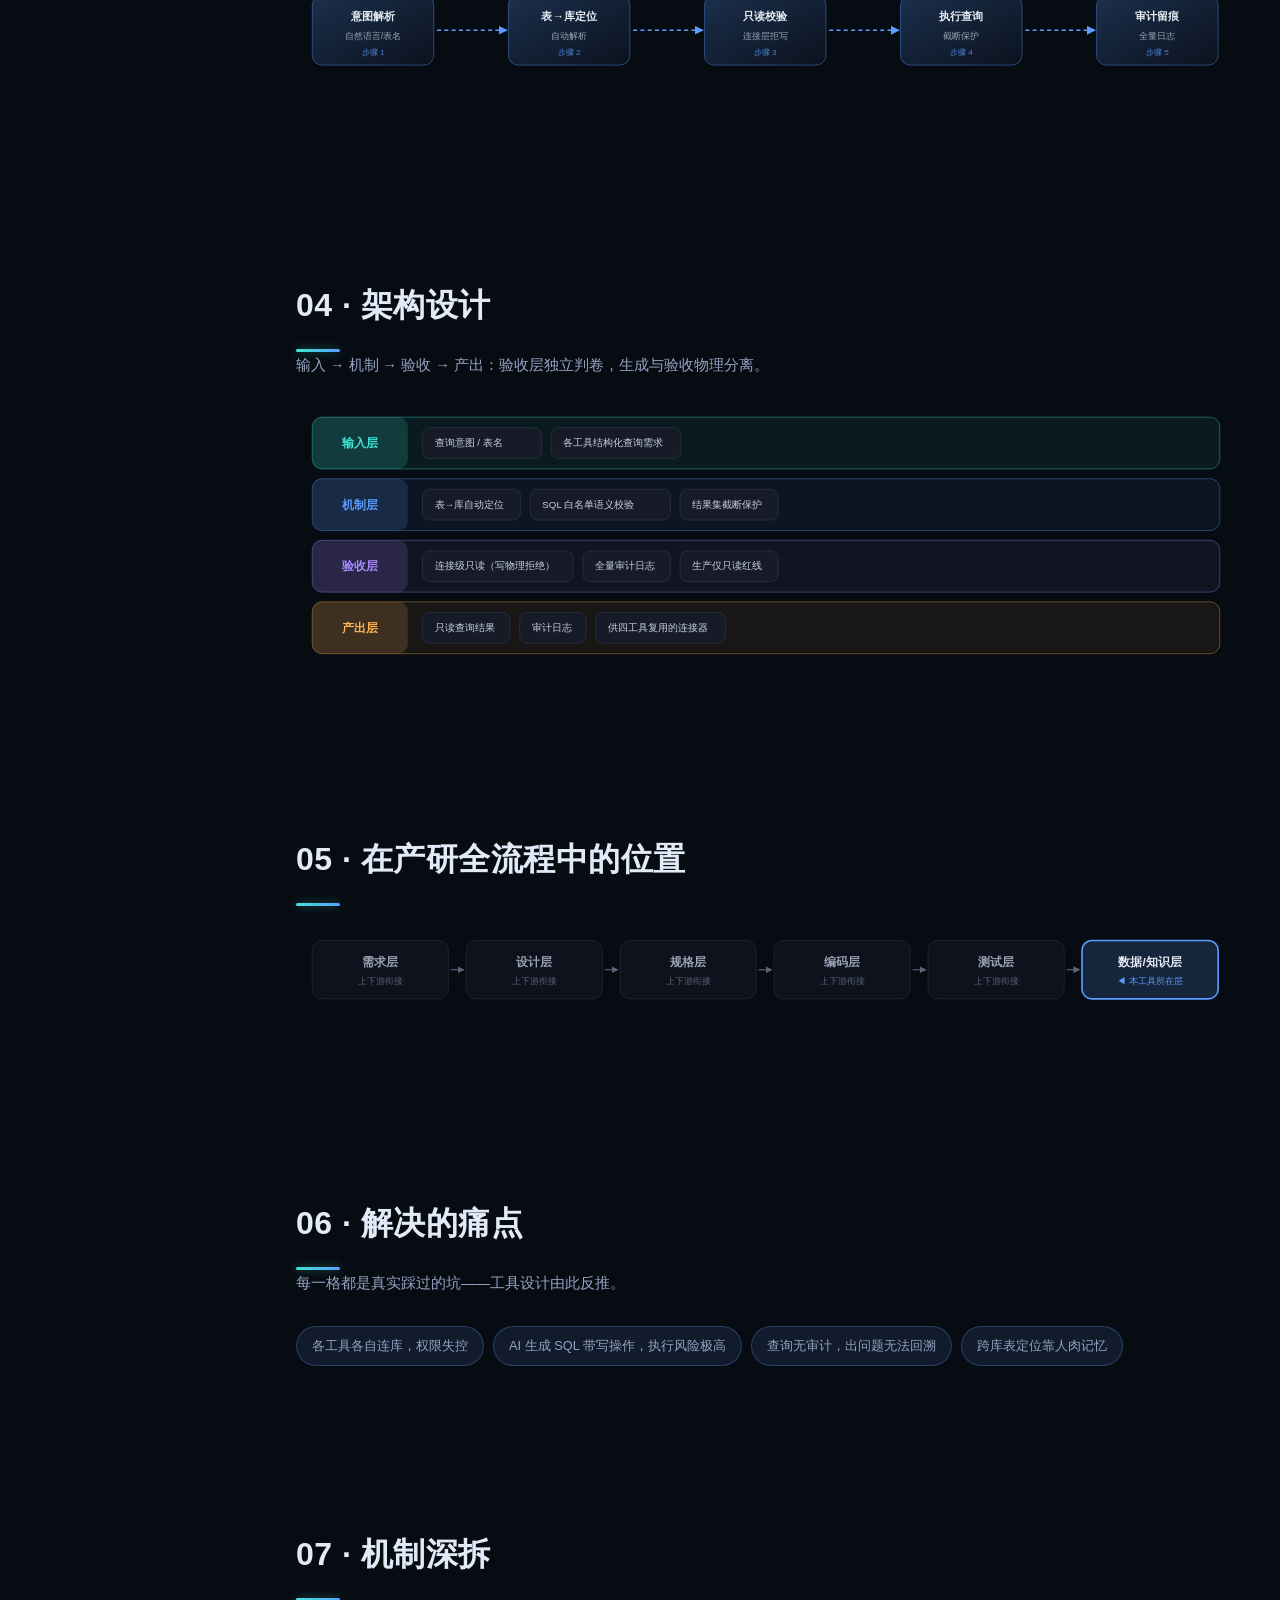
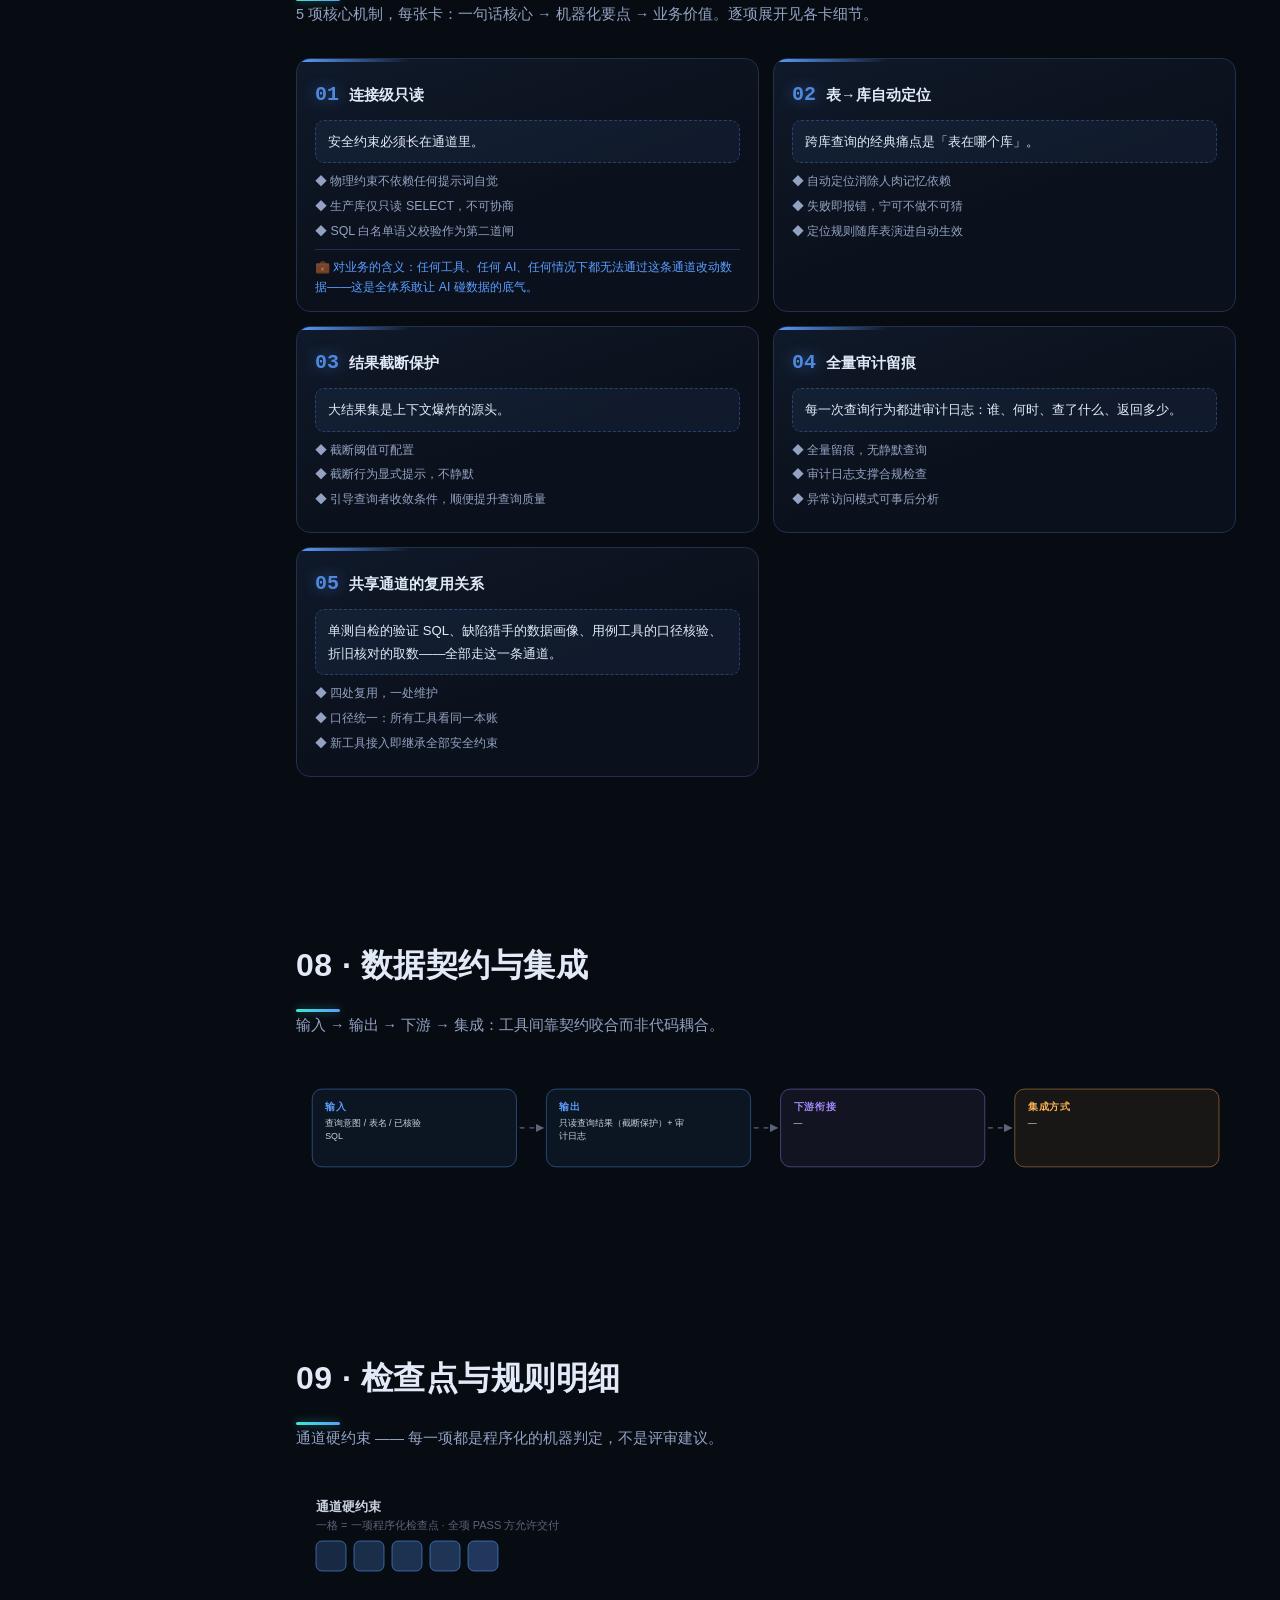
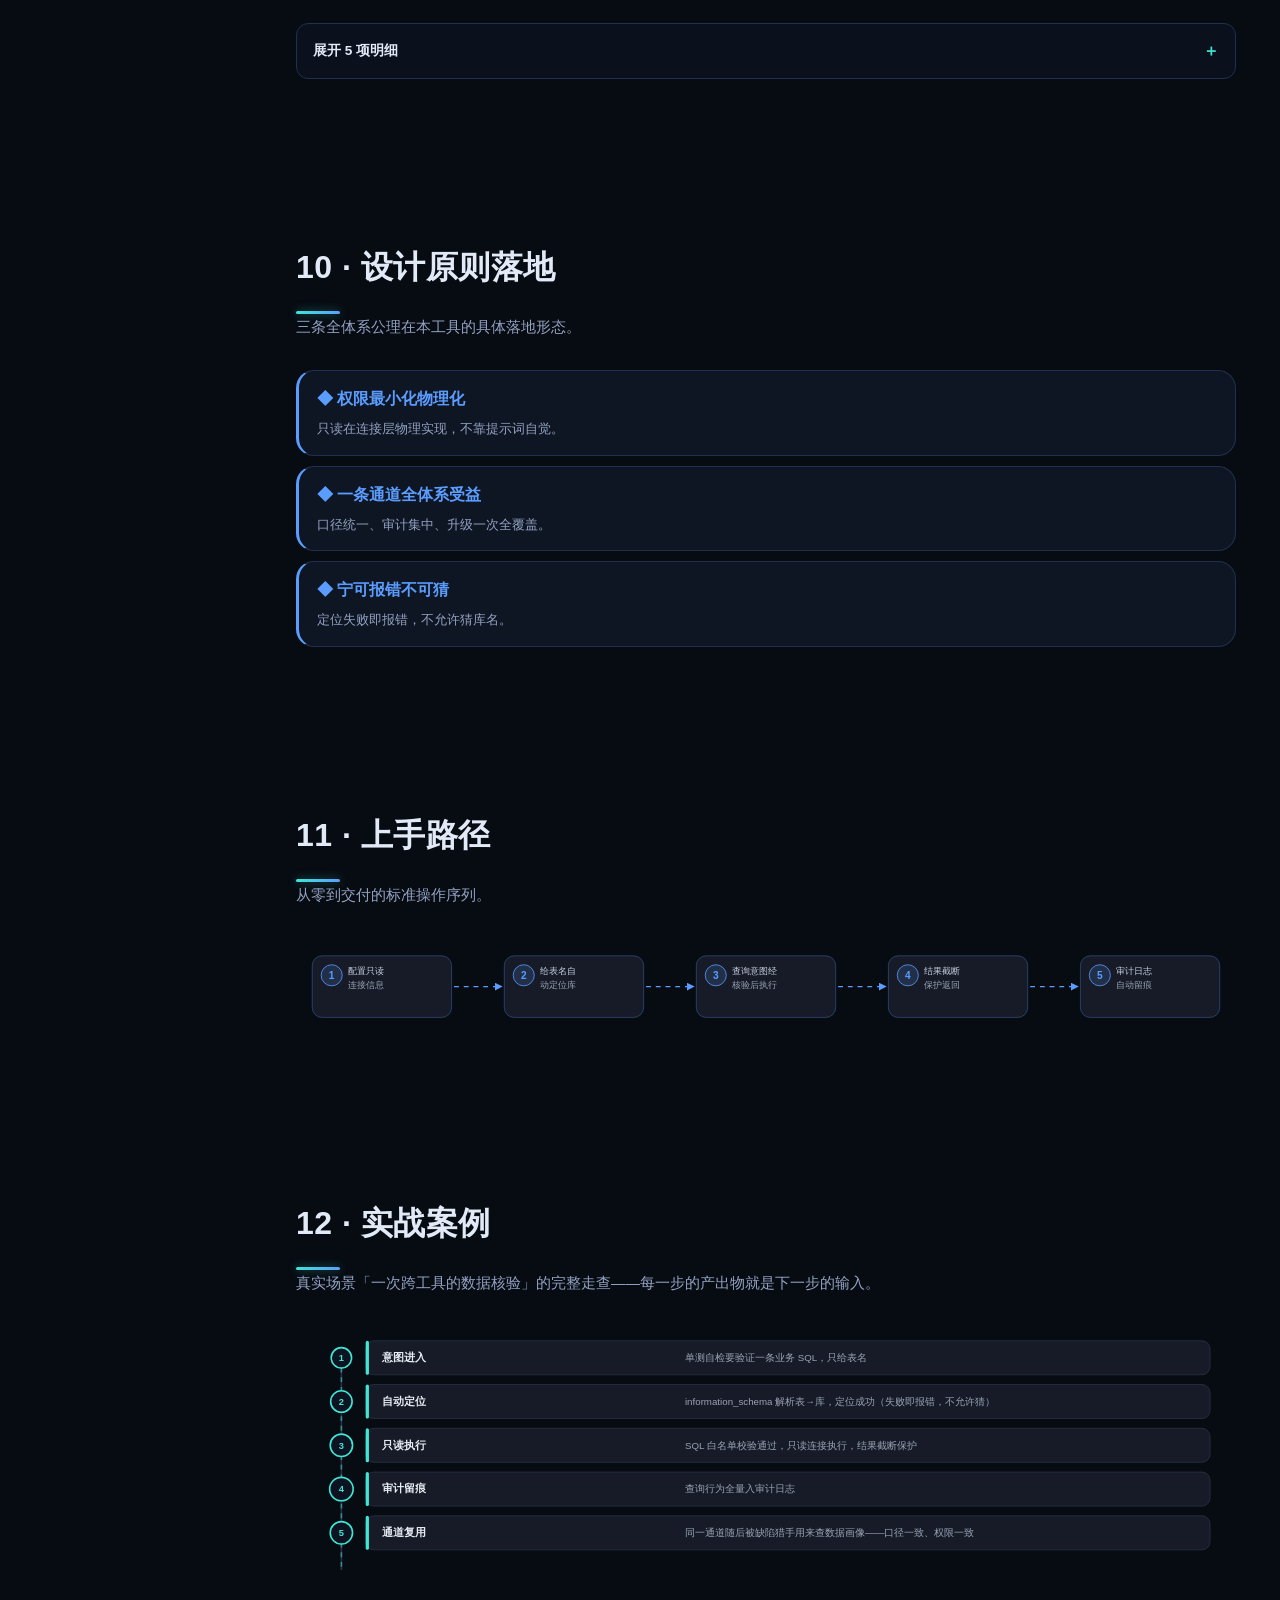
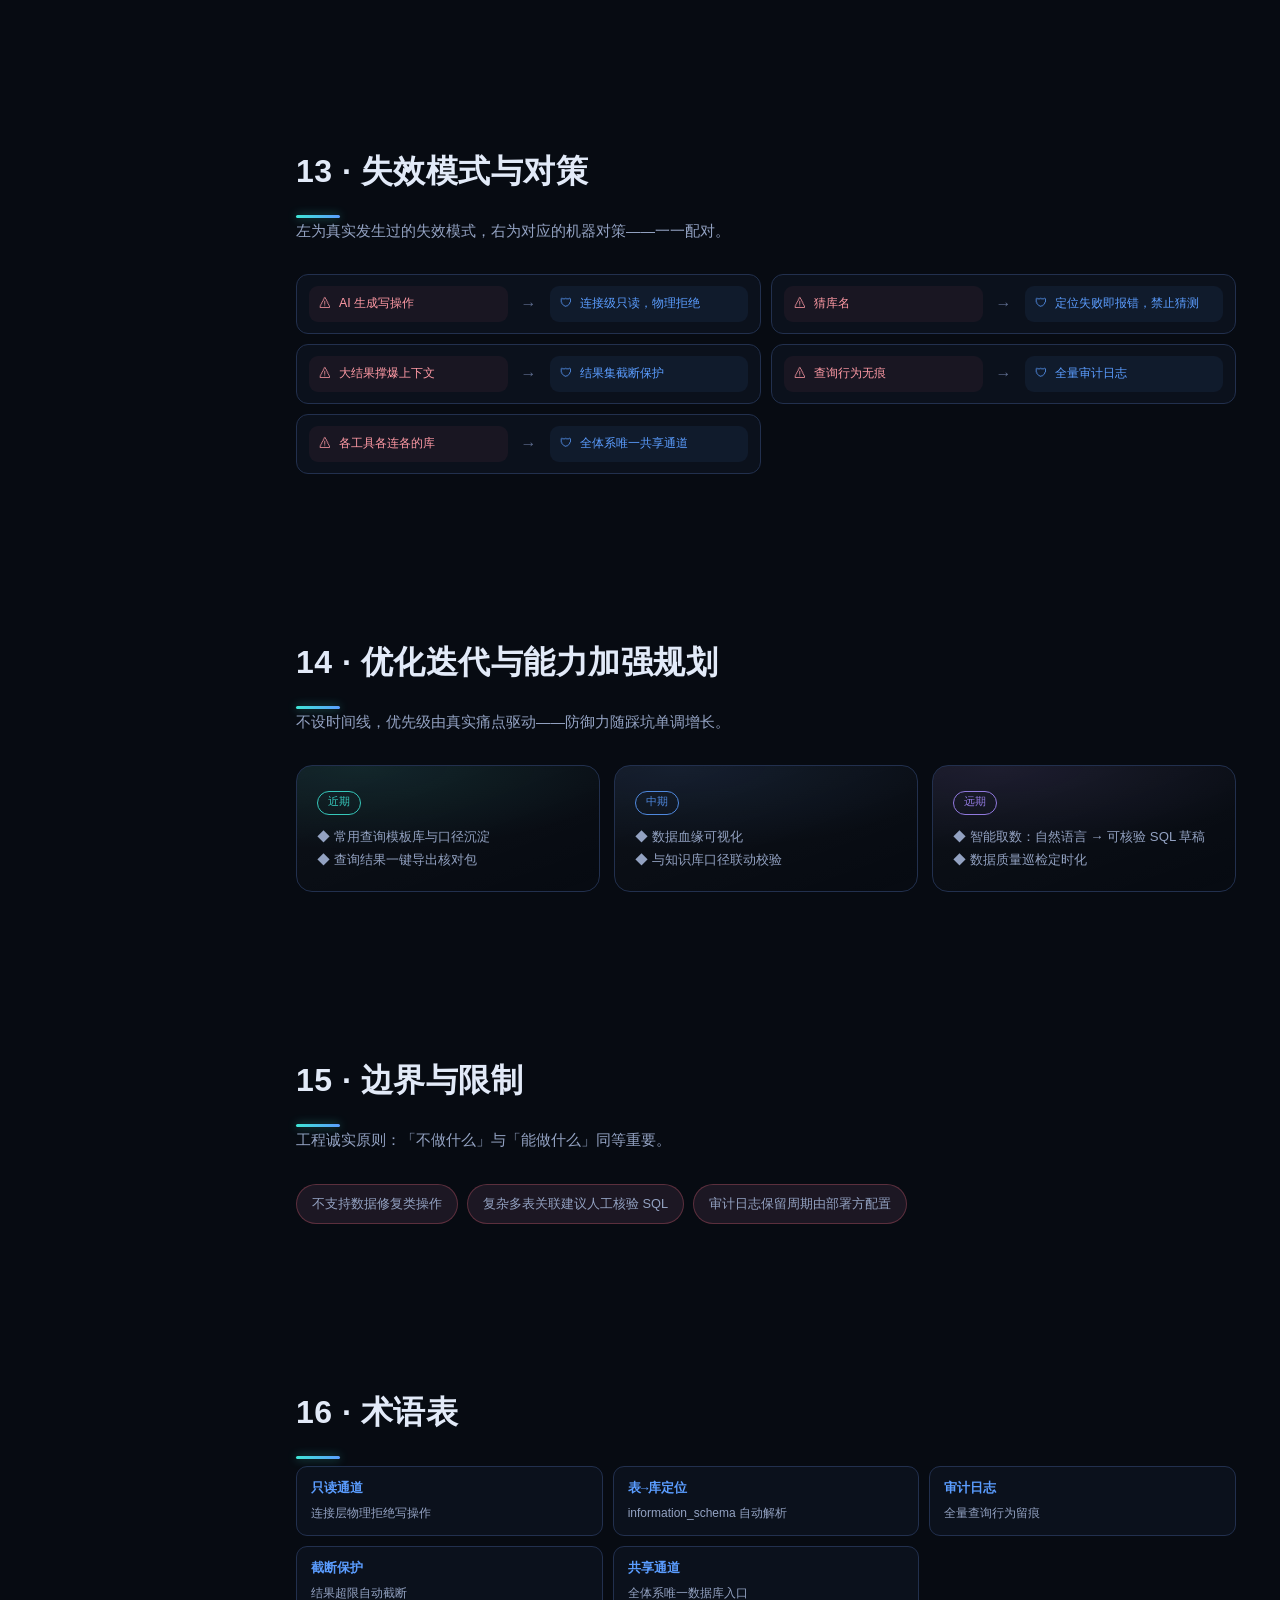
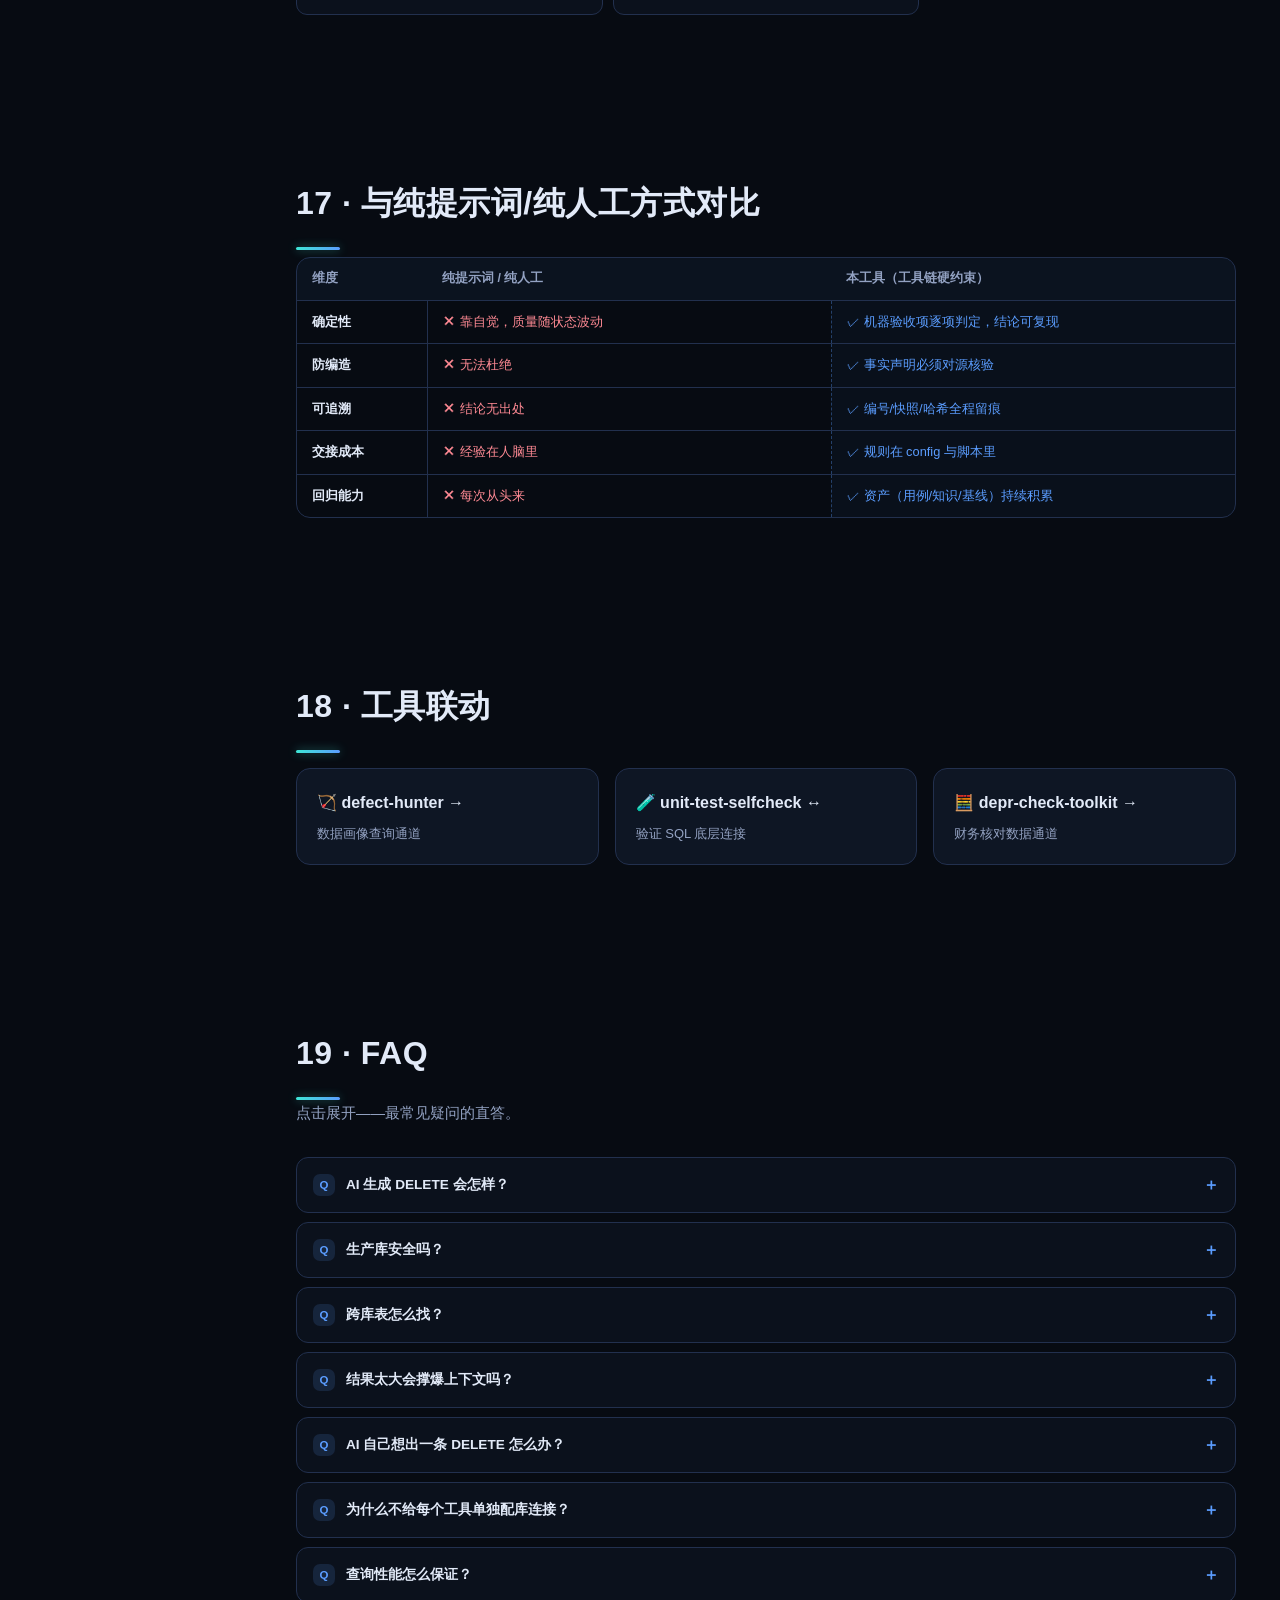
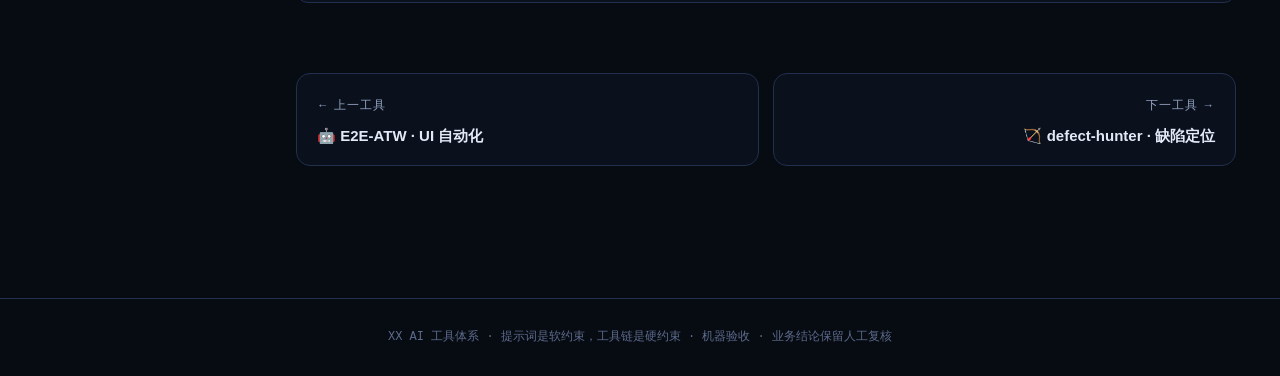
<file: ai-testing-efficiency-system/site/tools/db-query-assistant.html>
<!DOCTYPE html>
<html lang="zh-CN">
<head>
<meta charset="UTF-8">
<meta name="viewport" content="width=device-width, initial-scale=1.0">
<title>数据库查询助手 · XX AI 工具体系</title>
<link rel="stylesheet" href="../assets/site.css">
</head>
<body>
<div id="progress"></div>
<div id="cursorGlow"></div>
<nav class="topnav"><a class="brand" href="../index.html">XX · AI 工具体系</a><a class="nl" href="../index.html#matrix">工具矩阵</a><a class="nl" href="../index.html">核心思路</a><a class="nl" href="../linkage.html">联动与拓展</a></nav>
<div class="layout">
<nav class="sidenav"><div class="slogo">🗄️ db-query-assistant<div class="sub">数据层 · xx-db-query</div></div><a href="#s1"><span class="ndot"></span>概述与定位</a><a href="#s2"><span class="ndot"></span>设计思路</a><a href="#s3"><span class="ndot"></span>全景工作流</a><a href="#s4"><span class="ndot"></span>架构设计</a><a href="#s5"><span class="ndot"></span>在产研全流程中的位置</a><a href="#s6"><span class="ndot"></span>解决的痛点</a><a href="#s7"><span class="ndot"></span>机制深拆</a><a href="#s8"><span class="ndot"></span>数据契约与集成</a><a href="#s9"><span class="ndot"></span>检查点与规则明细</a><a href="#s10"><span class="ndot"></span>设计原则落地</a><a href="#s11"><span class="ndot"></span>上手路径</a><a href="#s12"><span class="ndot"></span>实战案例</a><a href="#s13"><span class="ndot"></span>失效模式与对策</a><a href="#s14"><span class="ndot"></span>优化迭代与能力加强规划</a><a href="#s15"><span class="ndot"></span>边界与限制</a><a href="#s16"><span class="ndot"></span>术语表</a><a href="#s17"><span class="ndot"></span>与纯提示词/纯人工方式对比</a><a href="#s18"><span class="ndot"></span>工具联动</a><a href="#s19"><span class="ndot"></span>FAQ</a></nav>
<main class="main">
<div class="crumbs"><a href="../index.html">首页</a> / <a href="../index.html#matrix">工具矩阵</a> / db-query-assistant</div><section class="reveal vis" style="margin:22px 0 40px"><div class="badge" style="display:inline-flex;align-items:center;gap:8px;border:1px solid var(--line2);border-radius:999px;padding:6px 14px;font-size:12px;color:var(--dim)"><span style="width:8px;height:8px;border-radius:50%;background:#5b9dff;display:inline-block"></span>数据层 · 配套技能：xx-db-query</div><h1 style="font-size:34px;font-weight:900;margin:16px 0 10px">🗄️ 数据库查询助手</h1><p class="lead" style="color:var(--dim);font-size:15.5px;max-width:860px">全体系共享的只读数据库通道：连接级只读、表到库自动定位、全量审计——所有工具「看同一本账」。</p><div class="stats-row" style="margin-top:22px"><div class="stat-card"><div class="num" style="font-size:22px;line-height:1.25">连接级只读</div><div class="lbl">写操作物理拒绝</div></div><div class="stat-card"><div class="num" style="font-size:22px;line-height:1.25">全体系</div><div class="lbl">共享通道</div></div><div class="stat-card"><div class="num" style="font-size:22px;line-height:1.25">自动</div><div class="lbl">表→库定位</div></div><div class="stat-card"><div class="num" style="font-size:22px;line-height:1.25">全量</div><div class="lbl">审计留痕</div></div></div><div class="rel-chips"><a href="../index.html#matrix">🧭 工具矩阵</a><a href="../linkage.html">🔗 联动与拓展</a><a href="e2e-atw.html">🤖 E2E-ATW</a><a href="defect-hunter.html">🏹 defect-hunter</a></div></section>
<section id="s1" class="reveal">
<h2 class="sec-title">01 · 概述与定位</h2>
<p class="sec-sub">db-query-assistant 是数据层基座：为整个工具体系提供唯一、只读、可审计的数据库访问通道。</p><div class="principle-strip" style="--cc:#5b9dff"><span>AI 产出语义</span><i>·</i><span>机器保证确定性</span><i>·</i><span>验收结论须可复核</span></div>
</section>
<section id="s2" class="reveal">
<h2 class="sec-title">02 · 设计思路</h2>
<p class="sec-sub">设计决策的底层逻辑——每张卡是一条独立的思考线索。</p><div class="think-grid"><div class="think-card" style="--cc:#5b9dff"><div class="tk-h"><span class="tk-i">①</span>设计出发点</div><div class="tk-b">数据访问的规则只应维护一份。全体系所有工具的查库需求收敛到这一条只读通道——连接级只读（写操作物理拒绝，不靠提示词自觉）、表到库自动定位、全量审…</div></div><div class="think-card" style="--cc:#5b9dff"><div class="tk-h"><span class="tk-i">②</span>思路 2</div><div class="tk-b">安全约束必须长在通道里而不是写在文档里：宁可定位失败报错，不允许猜库名；宁可截断保护，不允许撑爆上下文。</div></div></div>
</section>
<section id="s3" class="reveal">
<h2 class="sec-title">03 · 全景工作流</h2>
<p class="sec-sub">端到端工作流：每个节点要么由脚本机械承载，要么有明确的移交产物。</p><svg viewBox="0 0 1160 190" style="width:100%;max-width:1160px;display:block;margin:14px 0" xmlns="http://www.w3.org/2000/svg"><defs><linearGradient id="db-query-assistant-pg" x1="0" y1="0" x2="1" y2="1"><stop offset="0" stop-color="#5b9dff" stop-opacity=".25"/><stop offset="1" stop-color="#5b9dff" stop-opacity=".05"/></linearGradient><marker id="db-query-assistant-ar" viewBox="0 0 10 10" refX="9" refY="5" markerWidth="7" markerHeight="7" orient="auto"><path d="M0 0L10 5L0 10z" fill="#5b9dff"/></marker></defs><rect x="20" y="40" width="150" height="86" rx="12" fill="url(#db-query-assistant-pg)" stroke="#5b9dff" stroke-opacity=".5"/><text x="95" y="70" text-anchor="middle" fill="#e8ecf4" font-size="14" font-weight="700">意图解析</text><text x="95" y="94" text-anchor="middle" fill="#9aa3b5" font-size="11">自然语言/表名</text><text x="95" y="114" text-anchor="middle" fill="#5b9dff" font-size="10" opacity=".8">步骤 1</text><line x1="174" y1="83" x2="260" y2="83" stroke="#5b9dff" stroke-width="1.6" stroke-dasharray="5 4" marker-end="url(#db-query-assistant-ar)"/><rect x="262" y="40" width="150" height="86" rx="12" fill="url(#db-query-assistant-pg)" stroke="#5b9dff" stroke-opacity=".5"/><text x="337" y="70" text-anchor="middle" fill="#e8ecf4" font-size="14" font-weight="700">表→库定位</text><text x="337" y="94" text-anchor="middle" fill="#9aa3b5" font-size="11">自动解析</text><text x="337" y="114" text-anchor="middle" fill="#5b9dff" font-size="10" opacity=".8">步骤 2</text><line x1="416" y1="83" x2="502" y2="83" stroke="#5b9dff" stroke-width="1.6" stroke-dasharray="5 4" marker-end="url(#db-query-assistant-ar)"/><rect x="504" y="40" width="150" height="86" rx="12" fill="url(#db-query-assistant-pg)" stroke="#5b9dff" stroke-opacity=".5"/><text x="579" y="70" text-anchor="middle" fill="#e8ecf4" font-size="14" font-weight="700">只读校验</text><text x="579" y="94" text-anchor="middle" fill="#9aa3b5" font-size="11">连接层拒写</text><text x="579" y="114" text-anchor="middle" fill="#5b9dff" font-size="10" opacity=".8">步骤 3</text><line x1="658" y1="83" x2="744" y2="83" stroke="#5b9dff" stroke-width="1.6" stroke-dasharray="5 4" marker-end="url(#db-query-assistant-ar)"/><rect x="746" y="40" width="150" height="86" rx="12" fill="url(#db-query-assistant-pg)" stroke="#5b9dff" stroke-opacity=".5"/><text x="821" y="70" text-anchor="middle" fill="#e8ecf4" font-size="14" font-weight="700">执行查询</text><text x="821" y="94" text-anchor="middle" fill="#9aa3b5" font-size="11">截断保护</text><text x="821" y="114" text-anchor="middle" fill="#5b9dff" font-size="10" opacity=".8">步骤 4</text><line x1="900" y1="83" x2="986" y2="83" stroke="#5b9dff" stroke-width="1.6" stroke-dasharray="5 4" marker-end="url(#db-query-assistant-ar)"/><rect x="988" y="40" width="150" height="86" rx="12" fill="url(#db-query-assistant-pg)" stroke="#5b9dff" stroke-opacity=".5"/><text x="1063" y="70" text-anchor="middle" fill="#e8ecf4" font-size="14" font-weight="700">审计留痕</text><text x="1063" y="94" text-anchor="middle" fill="#9aa3b5" font-size="11">全量日志</text><text x="1063" y="114" text-anchor="middle" fill="#5b9dff" font-size="10" opacity=".8">步骤 5</text></svg>
</section>
<section id="s4" class="reveal">
<h2 class="sec-title">04 · 架构设计</h2>
<p class="sec-sub">输入 → 机制 → 验收 → 产出：验收层独立判卷，生成与验收物理分离。</p><svg viewBox="0 0 1160 324" style="width:100%;max-width:1160px;display:block;margin:14px 0" xmlns="http://www.w3.org/2000/svg"><rect x="20" y="10" width="1120" height="64" rx="12" fill="#3ee6d6" fill-opacity=".07" stroke="#3ee6d6" stroke-opacity=".45"/><rect x="20" y="10" width="118" height="64" rx="12" fill="#3ee6d6" fill-opacity=".16"/><text x="79" y="47" text-anchor="middle" fill="#3ee6d6" font-size="14.5" font-weight="800">输入层</text><rect x="156" y="23" width="147" height="38" rx="9" fill="#161b27" stroke="#2a3346"/><text x="171" y="46" fill="#c9d2e0" font-size="12">查询意图 / 表名</text><rect x="315" y="23" width="160" height="38" rx="9" fill="#161b27" stroke="#2a3346"/><text x="330" y="46" fill="#c9d2e0" font-size="12">各工具结构化查询需求</text><rect x="20" y="86" width="1120" height="64" rx="12" fill="#5b9dff" fill-opacity=".07" stroke="#5b9dff" stroke-opacity=".45"/><rect x="20" y="86" width="118" height="64" rx="12" fill="#5b9dff" fill-opacity=".16"/><text x="79" y="123" text-anchor="middle" fill="#5b9dff" font-size="14.5" font-weight="800">机制层</text><rect x="156" y="99" width="121" height="38" rx="9" fill="#161b27" stroke="#2a3346"/><text x="171" y="122" fill="#c9d2e0" font-size="12">表→库自动定位</text><rect x="289" y="99" width="173" height="38" rx="9" fill="#161b27" stroke="#2a3346"/><text x="304" y="122" fill="#c9d2e0" font-size="12">SQL 白名单语义校验</text><rect x="474" y="99" width="121" height="38" rx="9" fill="#161b27" stroke="#2a3346"/><text x="489" y="122" fill="#c9d2e0" font-size="12">结果集截断保护</text><rect x="20" y="162" width="1120" height="64" rx="12" fill="#a78bff" fill-opacity=".07" stroke="#a78bff" stroke-opacity=".45"/><rect x="20" y="162" width="118" height="64" rx="12" fill="#a78bff" fill-opacity=".16"/><text x="79" y="199" text-anchor="middle" fill="#a78bff" font-size="14.5" font-weight="800">验收层</text><rect x="156" y="175" width="186" height="38" rx="9" fill="#161b27" stroke="#2a3346"/><text x="171" y="198" fill="#c9d2e0" font-size="12">连接级只读（写物理拒绝）</text><rect x="354" y="175" width="108" height="38" rx="9" fill="#161b27" stroke="#2a3346"/><text x="369" y="198" fill="#c9d2e0" font-size="12">全量审计日志</text><rect x="474" y="175" width="121" height="38" rx="9" fill="#161b27" stroke="#2a3346"/><text x="489" y="198" fill="#c9d2e0" font-size="12">生产仅只读红线</text><rect x="20" y="238" width="1120" height="64" rx="12" fill="#ffb454" fill-opacity=".07" stroke="#ffb454" stroke-opacity=".45"/><rect x="20" y="238" width="118" height="64" rx="12" fill="#ffb454" fill-opacity=".16"/><text x="79" y="275" text-anchor="middle" fill="#ffb454" font-size="14.5" font-weight="800">产出层</text><rect x="156" y="251" width="108" height="38" rx="9" fill="#161b27" stroke="#2a3346"/><text x="171" y="274" fill="#c9d2e0" font-size="12">只读查询结果</text><rect x="276" y="251" width="82" height="38" rx="9" fill="#161b27" stroke="#2a3346"/><text x="291" y="274" fill="#c9d2e0" font-size="12">审计日志</text><rect x="370" y="251" width="160" height="38" rx="9" fill="#161b27" stroke="#2a3346"/><text x="385" y="274" fill="#c9d2e0" font-size="12">供四工具复用的连接器</text></svg>
</section>
<section id="s5" class="reveal">
<h2 class="sec-title">05 · 在产研全流程中的位置</h2>
<svg viewBox="0 0 1160 150" style="width:100%;max-width:1160px;display:block;margin:14px 0" xmlns="http://www.w3.org/2000/svg"><defs><marker id="db-query-assistant-ps" viewBox="0 0 10 10" refX="9" refY="5" markerWidth="6" markerHeight="6" orient="auto"><path d="M0 0L10 5L0 10z" fill="#5b6478"/></marker></defs><rect x="20" y="34" width="168" height="72" rx="12" fill="#161b27" fill-opacity=".5" stroke="#2a3346" stroke-opacity=".7" stroke-width="1"/><text x="104" y="66" text-anchor="middle" fill="#9aa3b5" font-size="14.5" font-weight="600">需求层</text><text x="104" y="88" text-anchor="middle" fill="#5b6478" font-size="11">上下游衔接</text><line x1="191" y1="70" x2="207" y2="70" stroke="#5b6478" stroke-width="1.4" marker-end="url(#db-query-assistant-ps)"/><rect x="210" y="34" width="168" height="72" rx="12" fill="#161b27" fill-opacity=".5" stroke="#2a3346" stroke-opacity=".7" stroke-width="1"/><text x="294" y="66" text-anchor="middle" fill="#9aa3b5" font-size="14.5" font-weight="600">设计层</text><text x="294" y="88" text-anchor="middle" fill="#5b6478" font-size="11">上下游衔接</text><line x1="381" y1="70" x2="397" y2="70" stroke="#5b6478" stroke-width="1.4" marker-end="url(#db-query-assistant-ps)"/><rect x="400" y="34" width="168" height="72" rx="12" fill="#161b27" fill-opacity=".5" stroke="#2a3346" stroke-opacity=".7" stroke-width="1"/><text x="484" y="66" text-anchor="middle" fill="#9aa3b5" font-size="14.5" font-weight="600">规格层</text><text x="484" y="88" text-anchor="middle" fill="#5b6478" font-size="11">上下游衔接</text><line x1="571" y1="70" x2="587" y2="70" stroke="#5b6478" stroke-width="1.4" marker-end="url(#db-query-assistant-ps)"/><rect x="590" y="34" width="168" height="72" rx="12" fill="#161b27" fill-opacity=".5" stroke="#2a3346" stroke-opacity=".7" stroke-width="1"/><text x="674" y="66" text-anchor="middle" fill="#9aa3b5" font-size="14.5" font-weight="600">编码层</text><text x="674" y="88" text-anchor="middle" fill="#5b6478" font-size="11">上下游衔接</text><line x1="761" y1="70" x2="777" y2="70" stroke="#5b6478" stroke-width="1.4" marker-end="url(#db-query-assistant-ps)"/><rect x="780" y="34" width="168" height="72" rx="12" fill="#161b27" fill-opacity=".5" stroke="#2a3346" stroke-opacity=".7" stroke-width="1"/><text x="864" y="66" text-anchor="middle" fill="#9aa3b5" font-size="14.5" font-weight="600">测试层</text><text x="864" y="88" text-anchor="middle" fill="#5b6478" font-size="11">上下游衔接</text><line x1="951" y1="70" x2="967" y2="70" stroke="#5b6478" stroke-width="1.4" marker-end="url(#db-query-assistant-ps)"/><rect x="970" y="34" width="168" height="72" rx="12" fill="#5b9dff" fill-opacity=".18" stroke="#5b9dff" stroke-opacity="1" stroke-width="2"/><text x="1054" y="66" text-anchor="middle" fill="#e8ecf4" font-size="14.5" font-weight="800">数据/知识层</text><text x="1054" y="88" text-anchor="middle" fill="#5b9dff" font-size="11">◀ 本工具所在层</text></svg>
</section>
<section id="s6" class="reveal">
<h2 class="sec-title">06 · 解决的痛点</h2>
<p class="sec-sub">每一格都是真实踩过的坑——工具设计由此反推。</p><div class="chips"><span class="chip" style="--cc:#5b9dff">各工具各自连库，权限失控</span><span class="chip" style="--cc:#5b9dff">AI 生成 SQL 带写操作，执行风险极高</span><span class="chip" style="--cc:#5b9dff">查询无审计，出问题无法回溯</span><span class="chip" style="--cc:#5b9dff">跨库表定位靠人肉记忆</span></div>
</section>
<section id="s7" class="reveal">
<h2 class="sec-title">07 · 机制深拆</h2>
<p class="sec-sub">5 项核心机制，每张卡：一句话核心 → 机器化要点 → 业务价值。逐项展开见各卡细节。</p><div class="mech-grid"><div class="mech-card" style="--cc:#5b9dff"><div class="mc-h"><span class="mc-n">01</span><span class="mc-t">连接级只读</span></div><div class="mc-core">安全约束必须长在通道里。</div><div class="mc-pts"><span class="mc-p">◆ 物理约束不依赖任何提示词自觉</span><span class="mc-p">◆ 生产库仅只读 SELECT，不可协商</span><span class="mc-p">◆ SQL 白名单语义校验作为第二道闸</span></div><div class="mc-biz">💼 对业务的含义：任何工具、任何 AI、任何情况下都无法通过这条通道改动数据——这是全体系敢让 AI 碰数据的底气。</div></div><div class="mech-card" style="--cc:#5b9dff"><div class="mc-h"><span class="mc-n">02</span><span class="mc-t">表→库自动定位</span></div><div class="mc-core">跨库查询的经典痛点是「表在哪个库」。</div><div class="mc-pts"><span class="mc-p">◆ 自动定位消除人肉记忆依赖</span><span class="mc-p">◆ 失败即报错，宁可不做不可猜</span><span class="mc-p">◆ 定位规则随库表演进自动生效</span></div></div><div class="mech-card" style="--cc:#5b9dff"><div class="mc-h"><span class="mc-n">03</span><span class="mc-t">结果截断保护</span></div><div class="mc-core">大结果集是上下文爆炸的源头。</div><div class="mc-pts"><span class="mc-p">◆ 截断阈值可配置</span><span class="mc-p">◆ 截断行为显式提示，不静默</span><span class="mc-p">◆ 引导查询者收敛条件，顺便提升查询质量</span></div></div><div class="mech-card" style="--cc:#5b9dff"><div class="mc-h"><span class="mc-n">04</span><span class="mc-t">全量审计留痕</span></div><div class="mc-core">每一次查询行为都进审计日志：谁、何时、查了什么、返回多少。</div><div class="mc-pts"><span class="mc-p">◆ 全量留痕，无静默查询</span><span class="mc-p">◆ 审计日志支撑合规检查</span><span class="mc-p">◆ 异常访问模式可事后分析</span></div></div><div class="mech-card" style="--cc:#5b9dff"><div class="mc-h"><span class="mc-n">05</span><span class="mc-t">共享通道的复用关系</span></div><div class="mc-core">单测自检的验证 SQL、缺陷猎手的数据画像、用例工具的口径核验、折旧核对的取数——全部走这一条通道。</div><div class="mc-pts"><span class="mc-p">◆ 四处复用，一处维护</span><span class="mc-p">◆ 口径统一：所有工具看同一本账</span><span class="mc-p">◆ 新工具接入即继承全部安全约束</span></div></div></div>
</section>
<section id="s8" class="reveal">
<h2 class="sec-title">08 · 数据契约与集成</h2>
<p class="sec-sub">输入 → 输出 → 下游 → 集成：工具间靠契约咬合而非代码耦合。</p><svg viewBox="0 0 1160 150" style="width:100%;max-width:1160px;display:block;margin:14px 0" xmlns="http://www.w3.org/2000/svg"><defs><marker id="db-query-assistant-io" viewBox="0 0 10 10" refX="9" refY="5" markerWidth="7" markerHeight="7" orient="auto"><path d="M0 0L10 5L0 10z" fill="#5b6478"/></marker></defs><rect x="20" y="26" width="252" height="96" rx="12" fill="#5b9dff" fill-opacity=".07" stroke="#5b9dff" stroke-opacity=".5"/><text x="36" y="52" fill="#5b9dff" font-size="12" font-weight="800" letter-spacing="1">输入</text><text x="36" y="72" fill="#c9d2e0" font-size="11">查询意图 / 表名 / 已核验</text><text x="36" y="88" fill="#c9d2e0" font-size="11"> SQL</text><line x1="276" y1="74" x2="305" y2="74" stroke="#5b6478" stroke-width="1.5" stroke-dasharray="5 4" class="flowline" marker-end="url(#db-query-assistant-io)"/><rect x="309" y="26" width="252" height="96" rx="12" fill="#5b9dff" fill-opacity=".07" stroke="#5b9dff" stroke-opacity=".5"/><text x="325" y="52" fill="#5b9dff" font-size="12" font-weight="800" letter-spacing="1">输出</text><text x="325" y="72" fill="#c9d2e0" font-size="11">只读查询结果（截断保护）+ 审</text><text x="325" y="88" fill="#c9d2e0" font-size="11">计日志</text><line x1="565" y1="74" x2="594" y2="74" stroke="#5b6478" stroke-width="1.5" stroke-dasharray="5 4" class="flowline" marker-end="url(#db-query-assistant-io)"/><rect x="598" y="26" width="252" height="96" rx="12" fill="#a78bff" fill-opacity=".07" stroke="#a78bff" stroke-opacity=".5"/><text x="614" y="52" fill="#a78bff" font-size="12" font-weight="800" letter-spacing="1">下游衔接</text><text x="614" y="72" fill="#c9d2e0" font-size="11">—</text><line x1="854" y1="74" x2="883" y2="74" stroke="#5b6478" stroke-width="1.5" stroke-dasharray="5 4" class="flowline" marker-end="url(#db-query-assistant-io)"/><rect x="887" y="26" width="252" height="96" rx="12" fill="#ffb454" fill-opacity=".07" stroke="#ffb454" stroke-opacity=".5"/><text x="903" y="52" fill="#ffb454" font-size="12" font-weight="800" letter-spacing="1">集成方式</text><text x="903" y="72" fill="#c9d2e0" font-size="11">—</text></svg>
</section>
<section id="s9" class="reveal">
<h2 class="sec-title">09 · 检查点与规则明细</h2>
<p class="sec-sub">通道硬约束 —— 每一项都是程序化的机器判定，不是评审建议。</p><svg viewBox="0 0 572 128" style="width:100%;max-width:572px;display:block;margin:14px 0" xmlns="http://www.w3.org/2000/svg"><g font-family="inherit"><text x="20" y="30" fill="#c9d2e0" font-size="13" font-weight="800">通道硬约束</text><text x="20" y="48" fill="#5b6478" font-size="11">一格 = 一项程序化检查点 · 全项 PASS 方允许交付</text><rect x="20" y="60" width="30" height="30" rx="6" fill="#5b9dff" fill-opacity=".18" stroke="#5b9dff" stroke-opacity=".55"><animate attributeName="fill-opacity" values=".18;.4;.18" dur="3s" begin="0.00s" repeatCount="indefinite"/></rect><rect x="58" y="60" width="30" height="30" rx="6" fill="#5b9dff" fill-opacity=".18" stroke="#5b9dff" stroke-opacity=".55"><animate attributeName="fill-opacity" values=".18;.4;.18" dur="3s" begin="0.18s" repeatCount="indefinite"/></rect><rect x="96" y="60" width="30" height="30" rx="6" fill="#5b9dff" fill-opacity=".18" stroke="#5b9dff" stroke-opacity=".55"><animate attributeName="fill-opacity" values=".18;.4;.18" dur="3s" begin="0.36s" repeatCount="indefinite"/></rect><rect x="134" y="60" width="30" height="30" rx="6" fill="#5b9dff" fill-opacity=".18" stroke="#5b9dff" stroke-opacity=".55"><animate attributeName="fill-opacity" values=".18;.4;.18" dur="3s" begin="0.54s" repeatCount="indefinite"/></rect><rect x="172" y="60" width="30" height="30" rx="6" fill="#5b9dff" fill-opacity=".18" stroke="#5b9dff" stroke-opacity=".55"><animate attributeName="fill-opacity" values=".18;.4;.18" dur="3s" begin="0.72s" repeatCount="indefinite"/></rect></g></svg><details class="fq"><summary>展开 5 项明细</summary><div style="display:grid;grid-template-columns:repeat(auto-fill,minmax(280px,1fr));gap:8px;margin-top:12px"><div style="background:var(--bg2);border:1px solid var(--line);border-radius:9px;padding:8px 12px;font-size:12.4px;color:var(--dim)">连接级只读（写物理拒绝）</div><div style="background:var(--bg2);border:1px solid var(--line);border-radius:9px;padding:8px 12px;font-size:12.4px;color:var(--dim)">SQL 白名单语义校验</div><div style="background:var(--bg2);border:1px solid var(--line);border-radius:9px;padding:8px 12px;font-size:12.4px;color:var(--dim)">结果集截断保护</div><div style="background:var(--bg2);border:1px solid var(--line);border-radius:9px;padding:8px 12px;font-size:12.4px;color:var(--dim)">全量审计日志</div><div style="background:var(--bg2);border:1px solid var(--line);border-radius:9px;padding:8px 12px;font-size:12.4px;color:var(--dim)">表→库定位失败即报错</div></div></details>
</section>
<section id="s10" class="reveal">
<h2 class="sec-title">10 · 设计原则落地</h2>
<p class="sec-sub">三条全体系公理在本工具的具体落地形态。</p><div class="card pcard" style="padding:14px 18px;margin:10px 0;--cc:#5b9dff"><div style="font-weight:700;color:#5b9dff;margin-bottom:5px">◆ 权限最小化物理化</div><div style="color:var(--dim);font-size:13.2px;line-height:1.7">只读在连接层物理实现，不靠提示词自觉。</div></div><div class="card pcard" style="padding:14px 18px;margin:10px 0;--cc:#5b9dff"><div style="font-weight:700;color:#5b9dff;margin-bottom:5px">◆ 一条通道全体系受益</div><div style="color:var(--dim);font-size:13.2px;line-height:1.7">口径统一、审计集中、升级一次全覆盖。</div></div><div class="card pcard" style="padding:14px 18px;margin:10px 0;--cc:#5b9dff"><div style="font-weight:700;color:#5b9dff;margin-bottom:5px">◆ 宁可报错不可猜</div><div style="color:var(--dim);font-size:13.2px;line-height:1.7">定位失败即报错，不允许猜库名。</div></div>
</section>
<section id="s11" class="reveal">
<h2 class="sec-title">11 · 上手路径</h2>
<p class="sec-sub">从零到交付的标准操作序列。</p><svg viewBox="0 0 1160 120" style="width:100%;max-width:1160px;display:block;margin:14px 0" xmlns="http://www.w3.org/2000/svg"><defs><marker id="db-query-assistant-st" viewBox="0 0 10 10" refX="9" refY="5" markerWidth="6.5" markerHeight="6.5" orient="auto"><path d="M0 0L10 5L0 10z" fill="#5b9dff"/></marker></defs><rect x="20" y="22" width="172" height="76" rx="12" fill="#161b27" stroke="#5b9dff" stroke-opacity=".4"/><circle cx="44" cy="46" r="13" fill="#5b9dff" fill-opacity=".16" stroke="#5b9dff"/><text x="44" y="51" text-anchor="middle" fill="#5b9dff" font-size="12.5" font-weight="900">1</text><text x="64" y="44" fill="#c9d2e0" font-size="11.5">配置只读</text><text x="64" y="62" fill="#9aa3b5" font-size="11.5">连接信息</text><line x1="195" y1="60" x2="254" y2="60" stroke="#5b9dff" stroke-width="1.5" class="flowline" marker-end="url(#db-query-assistant-st)"/><rect x="257" y="22" width="172" height="76" rx="12" fill="#161b27" stroke="#5b9dff" stroke-opacity=".4"/><circle cx="281" cy="46" r="13" fill="#5b9dff" fill-opacity=".16" stroke="#5b9dff"/><text x="281" y="51" text-anchor="middle" fill="#5b9dff" font-size="12.5" font-weight="900">2</text><text x="301" y="44" fill="#c9d2e0" font-size="11.5">给表名自</text><text x="301" y="62" fill="#9aa3b5" font-size="11.5">动定位库</text><line x1="432" y1="60" x2="491" y2="60" stroke="#5b9dff" stroke-width="1.5" class="flowline" marker-end="url(#db-query-assistant-st)"/><rect x="494" y="22" width="172" height="76" rx="12" fill="#161b27" stroke="#5b9dff" stroke-opacity=".4"/><circle cx="518" cy="46" r="13" fill="#5b9dff" fill-opacity=".16" stroke="#5b9dff"/><text x="518" y="51" text-anchor="middle" fill="#5b9dff" font-size="12.5" font-weight="900">3</text><text x="538" y="44" fill="#c9d2e0" font-size="11.5">查询意图经</text><text x="538" y="62" fill="#9aa3b5" font-size="11.5">核验后执行</text><line x1="669" y1="60" x2="728" y2="60" stroke="#5b9dff" stroke-width="1.5" class="flowline" marker-end="url(#db-query-assistant-st)"/><rect x="731" y="22" width="172" height="76" rx="12" fill="#161b27" stroke="#5b9dff" stroke-opacity=".4"/><circle cx="755" cy="46" r="13" fill="#5b9dff" fill-opacity=".16" stroke="#5b9dff"/><text x="755" y="51" text-anchor="middle" fill="#5b9dff" font-size="12.5" font-weight="900">4</text><text x="775" y="44" fill="#c9d2e0" font-size="11.5">结果截断</text><text x="775" y="62" fill="#9aa3b5" font-size="11.5">保护返回</text><line x1="906" y1="60" x2="965" y2="60" stroke="#5b9dff" stroke-width="1.5" class="flowline" marker-end="url(#db-query-assistant-st)"/><rect x="968" y="22" width="172" height="76" rx="12" fill="#161b27" stroke="#5b9dff" stroke-opacity=".4"/><circle cx="992" cy="46" r="13" fill="#5b9dff" fill-opacity=".16" stroke="#5b9dff"/><text x="992" y="51" text-anchor="middle" fill="#5b9dff" font-size="12.5" font-weight="900">5</text><text x="1012" y="44" fill="#c9d2e0" font-size="11.5">审计日志</text><text x="1012" y="62" fill="#9aa3b5" font-size="11.5">自动留痕</text></svg>
</section>
<section id="s12" class="reveal">
<h2 class="sec-title">12 · 实战案例</h2>
<p class="sec-sub">真实场景「一次跨工具的数据核验」的完整走查——每一步的产出物就是下一步的输入。</p><svg viewBox="0 0 1160 316" style="width:100%;max-width:1160px;display:block;margin:14px 0" xmlns="http://www.w3.org/2000/svg"><g font-family="inherit"><line x1="56" y1="26" x2="56" y2="300" stroke="#2a3346" stroke-width="2"/><line x1="56" y1="26" x2="56" y2="300" stroke="#3ee6d6" stroke-width="2" stroke-dasharray="10 14" opacity=".5" class="flowline"/><circle cx="56" cy="38" r="12" fill="#0d1320" stroke="#3ee6d6" stroke-width="2"><animate attributeName="r" values="12;14.5;12" dur="2.8s" begin="0.3s" repeatCount="indefinite"/></circle><text x="56" y="42" text-anchor="middle" fill="#3ee6d6" font-size="11.5" font-weight="900">1</text><rect x="86" y="17" width="1042" height="42" rx="10" fill="#161b27" stroke="#2a3346"/><rect x="86" y="17" width="4" height="42" rx="2" fill="#3ee6d6"/><text x="106" y="42" fill="#e8ecf4" font-size="13" font-weight="800">意图进入</text><text x="480" y="42" fill="#9aa3b5" font-size="12">单测自检要验证一条业务 SQL，只给表名</text><circle cx="56" cy="92" r="12" fill="#0d1320" stroke="#3ee6d6" stroke-width="2"><animate attributeName="r" values="12;14.5;12" dur="2.8s" begin="0.7s" repeatCount="indefinite"/></circle><text x="56" y="96" text-anchor="middle" fill="#3ee6d6" font-size="11.5" font-weight="900">2</text><rect x="86" y="71" width="1042" height="42" rx="10" fill="#161b27" stroke="#2a3346"/><rect x="86" y="71" width="4" height="42" rx="2" fill="#3ee6d6"/><text x="106" y="96" fill="#e8ecf4" font-size="13" font-weight="800">自动定位</text><text x="480" y="96" fill="#9aa3b5" font-size="12">information_schema 解析表→库，定位成功（失败即报错，不允许猜）</text><circle cx="56" cy="146" r="12" fill="#0d1320" stroke="#3ee6d6" stroke-width="2"><animate attributeName="r" values="12;14.5;12" dur="2.8s" begin="1.0s" repeatCount="indefinite"/></circle><text x="56" y="150" text-anchor="middle" fill="#3ee6d6" font-size="11.5" font-weight="900">3</text><rect x="86" y="125" width="1042" height="42" rx="10" fill="#161b27" stroke="#2a3346"/><rect x="86" y="125" width="4" height="42" rx="2" fill="#3ee6d6"/><text x="106" y="150" fill="#e8ecf4" font-size="13" font-weight="800">只读执行</text><text x="480" y="150" fill="#9aa3b5" font-size="12">SQL 白名单校验通过，只读连接执行，结果截断保护</text><circle cx="56" cy="200" r="12" fill="#0d1320" stroke="#3ee6d6" stroke-width="2"><animate attributeName="r" values="12;14.5;12" dur="2.8s" begin="1.4s" repeatCount="indefinite"/></circle><text x="56" y="204" text-anchor="middle" fill="#3ee6d6" font-size="11.5" font-weight="900">4</text><rect x="86" y="179" width="1042" height="42" rx="10" fill="#161b27" stroke="#2a3346"/><rect x="86" y="179" width="4" height="42" rx="2" fill="#3ee6d6"/><text x="106" y="204" fill="#e8ecf4" font-size="13" font-weight="800">审计留痕</text><text x="480" y="204" fill="#9aa3b5" font-size="12">查询行为全量入审计日志</text><circle cx="56" cy="254" r="12" fill="#0d1320" stroke="#3ee6d6" stroke-width="2"><animate attributeName="r" values="12;14.5;12" dur="2.8s" begin="1.8s" repeatCount="indefinite"/></circle><text x="56" y="258" text-anchor="middle" fill="#3ee6d6" font-size="11.5" font-weight="900">5</text><rect x="86" y="233" width="1042" height="42" rx="10" fill="#161b27" stroke="#2a3346"/><rect x="86" y="233" width="4" height="42" rx="2" fill="#3ee6d6"/><text x="106" y="258" fill="#e8ecf4" font-size="13" font-weight="800">通道复用</text><text x="480" y="258" fill="#9aa3b5" font-size="12">同一通道随后被缺陷猎手用来查数据画像——口径一致、权限一致</text></g></svg>
</section>
<section id="s13" class="reveal">
<h2 class="sec-title">13 · 失效模式与对策</h2>
<p class="sec-sub">左为真实发生过的失效模式，右为对应的机器对策——一一配对。</p><div class="pair-grid"><div class="pair" style="--cc:#5b9dff"><div class="pr-bad"><span class="pr-ic">⚠</span><span>AI 生成写操作</span></div><div class="pr-ar">→</div><div class="pr-good"><span class="pr-ic">🛡</span><span>连接级只读，物理拒绝</span></div></div><div class="pair" style="--cc:#5b9dff"><div class="pr-bad"><span class="pr-ic">⚠</span><span>猜库名</span></div><div class="pr-ar">→</div><div class="pr-good"><span class="pr-ic">🛡</span><span>定位失败即报错，禁止猜测</span></div></div><div class="pair" style="--cc:#5b9dff"><div class="pr-bad"><span class="pr-ic">⚠</span><span>大结果撑爆上下文</span></div><div class="pr-ar">→</div><div class="pr-good"><span class="pr-ic">🛡</span><span>结果集截断保护</span></div></div><div class="pair" style="--cc:#5b9dff"><div class="pr-bad"><span class="pr-ic">⚠</span><span>查询行为无痕</span></div><div class="pr-ar">→</div><div class="pr-good"><span class="pr-ic">🛡</span><span>全量审计日志</span></div></div><div class="pair" style="--cc:#5b9dff"><div class="pr-bad"><span class="pr-ic">⚠</span><span>各工具各连各的库</span></div><div class="pr-ar">→</div><div class="pr-good"><span class="pr-ic">🛡</span><span>全体系唯一共享通道</span></div></div></div>
</section>
<section id="s14" class="reveal">
<h2 class="sec-title">14 · 优化迭代与能力加强规划</h2>
<p class="sec-sub">不设时间线，优先级由真实痛点驱动——防御力随踩坑单调增长。</p><div class="pillars"><div class="pillar" style="--pc:rgba(62,230,214,.13);--pb:#3ee6d6"><span class="tag">近期</span><p>◆ 常用查询模板库与口径沉淀<br>◆ 查询结果一键导出核对包</p></div><div class="pillar" style="--pc:rgba(91,157,255,.13);--pb:#5b9dff"><span class="tag">中期</span><p>◆ 数据血缘可视化<br>◆ 与知识库口径联动校验</p></div><div class="pillar" style="--pc:rgba(167,139,255,.13);--pb:#a78bff"><span class="tag">远期</span><p>◆ 智能取数：自然语言 → 可核验 SQL 草稿<br>◆ 数据质量巡检定时化</p></div></div>
</section>
<section id="s15" class="reveal">
<h2 class="sec-title">15 · 边界与限制</h2>
<p class="sec-sub">工程诚实原则：「不做什么」与「能做什么」同等重要。</p><div class="chips"><span class="chip" style="--cc:#ff6b81">不支持数据修复类操作</span><span class="chip" style="--cc:#ff6b81">复杂多表关联建议人工核验 SQL</span><span class="chip" style="--cc:#ff6b81">审计日志保留周期由部署方配置</span></div>
</section>
<section id="s16" class="reveal">
<h2 class="sec-title">16 · 术语表</h2>
<div class="gloss-grid"><div class="gloss" style="--cc:#5b9dff"><div class="gl-t">只读通道</div><div class="gl-d">连接层物理拒绝写操作</div></div><div class="gloss" style="--cc:#5b9dff"><div class="gl-t">表→库定位</div><div class="gl-d">information_schema 自动解析</div></div><div class="gloss" style="--cc:#5b9dff"><div class="gl-t">审计日志</div><div class="gl-d">全量查询行为留痕</div></div><div class="gloss" style="--cc:#5b9dff"><div class="gl-t">截断保护</div><div class="gl-d">结果超限自动截断</div></div><div class="gloss" style="--cc:#5b9dff"><div class="gl-t">共享通道</div><div class="gl-d">全体系唯一数据库入口</div></div></div>
</section>
<section id="s17" class="reveal">
<h2 class="sec-title">17 · 与纯提示词/纯人工方式对比</h2>
<div class="vs-wrap" style="--cc:#5b9dff"><div class="vs-head"><span>维度</span><span>纯提示词 / 纯人工</span><span>本工具（工具链硬约束）</span></div><div class="vs-row"><span class="vs-d">确定性</span><span class="vs-bad">✕ 靠自觉，质量随状态波动</span><span class="vs-good">✓ 机器验收项逐项判定，结论可复现</span></div><div class="vs-row"><span class="vs-d">防编造</span><span class="vs-bad">✕ 无法杜绝</span><span class="vs-good">✓ 事实声明必须对源核验</span></div><div class="vs-row"><span class="vs-d">可追溯</span><span class="vs-bad">✕ 结论无出处</span><span class="vs-good">✓ 编号/快照/哈希全程留痕</span></div><div class="vs-row"><span class="vs-d">交接成本</span><span class="vs-bad">✕ 经验在人脑里</span><span class="vs-good">✓ 规则在 config 与脚本里</span></div><div class="vs-row"><span class="vs-d">回归能力</span><span class="vs-bad">✕ 每次从头来</span><span class="vs-good">✓ 资产（用例/知识/基线）持续积累</span></div></div>
</section>
<section id="s18" class="reveal">
<h2 class="sec-title">18 · 工具联动</h2>
<div class="tgrid"><a class="tcard" href="defect-hunter.html"><div class="tn">🏹 defect-hunter →</div><div class="td">数据画像查询通道</div></a><a class="tcard" href="unit-test-selfcheck.html"><div class="tn">🧪 unit-test-selfcheck ↔</div><div class="td">验证 SQL 底层连接</div></a><a class="tcard" href="depr-check-toolkit.html"><div class="tn">🧮 depr-check-toolkit →</div><div class="td">财务核对数据通道</div></a></div>
</section>
<section id="s19" class="reveal">
<h2 class="sec-title">19 · FAQ</h2>
<p class="sec-sub">点击展开——最常见疑问的直答。</p><div class="faq-list" style="--cc:#5b9dff"><details class="fq"><summary><span class="fq-q">Q</span>AI 生成 DELETE 会怎样？</summary><div class="fq-a">连接级只读，写操作物理拒绝</div></details><details class="fq"><summary><span class="fq-q">Q</span>生产库安全吗？</summary><div class="fq-a">仅只读 SELECT，全量审计留痕</div></details><details class="fq"><summary><span class="fq-q">Q</span>跨库表怎么找？</summary><div class="fq-a">information_schema 自动定位，失败即报错</div></details><details class="fq"><summary><span class="fq-q">Q</span>结果太大会撑爆上下文吗？</summary><div class="fq-a">截断保护，超限提示收窄条件</div></details><details class="fq"><summary><span class="fq-q">Q</span>AI 自己想出一条 DELETE 怎么办？</summary><div class="fq-a">连接级只读在物理层拒绝——不依赖提示词、不依赖 AI 自觉，这是最底层的防线。</div></details><details class="fq"><summary><span class="fq-q">Q</span>为什么不给每个工具单独配库连接？</summary><div class="fq-a">分散连接 = 分散的规则与失控的权限。一条通道意味着规则只维护一份、审计集中、升级一次全覆盖。</div></details><details class="fq"><summary><span class="fq-q">Q</span>查询性能怎么保证？</summary><div class="fq-a">截断保护 + 白名单校验 + 只读副本策略；重查询建议走预聚合或离线库。</div></details></div>
</section>
<div class="pager"><a href="e2e-atw.html"><span class="dir">← 上一工具</span><div class="nm">🤖 E2E-ATW · UI 自动化</div></a><a class="next" href="defect-hunter.html"><span class="dir">下一工具 →</span><div class="nm">🏹 defect-hunter · 缺陷定位</div></a></div>
</main>
</div>
<button id="navToggle">☰</button><button id="topBtn">↑</button>
<footer class="site">XX AI 工具体系 · 提示词是软约束，工具链是硬约束 · 机器验收 · 业务结论保留人工复核</footer>
<script src="../assets/site.js"></script>
</body></html>
</file>
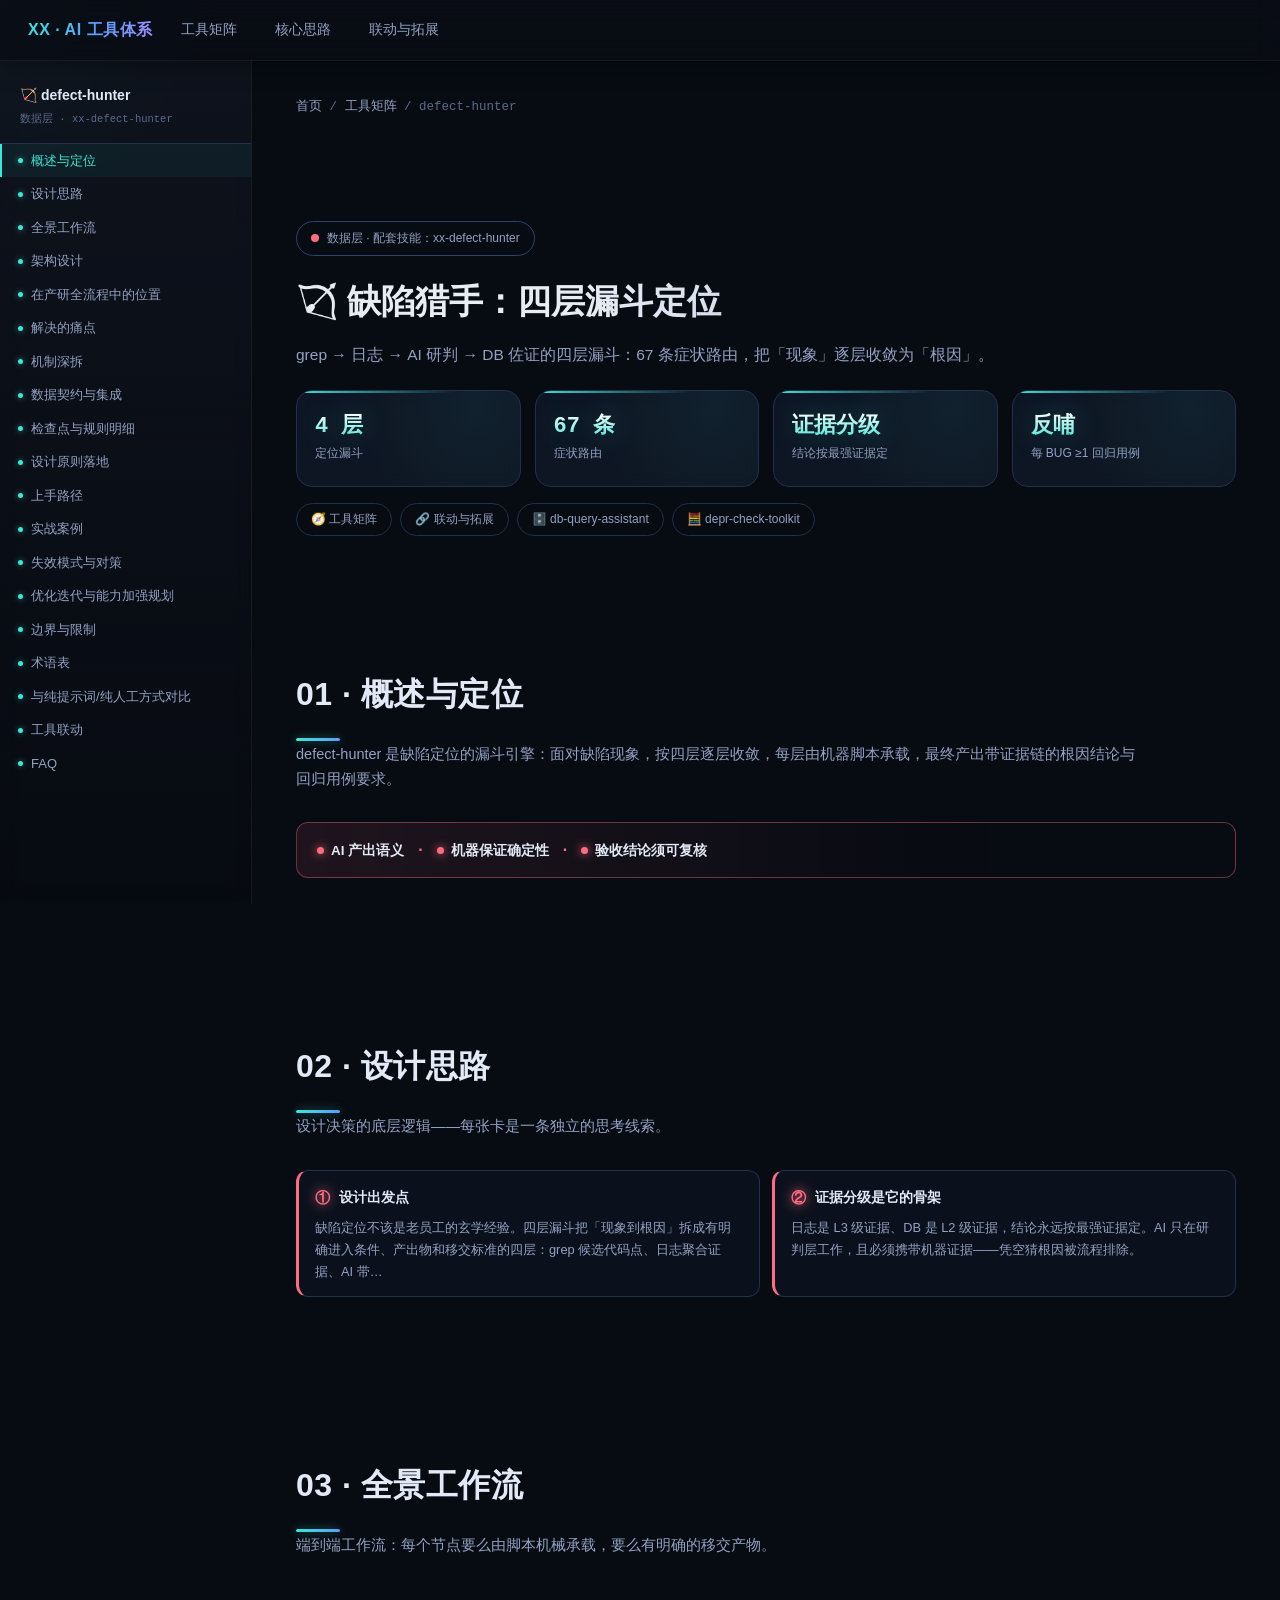
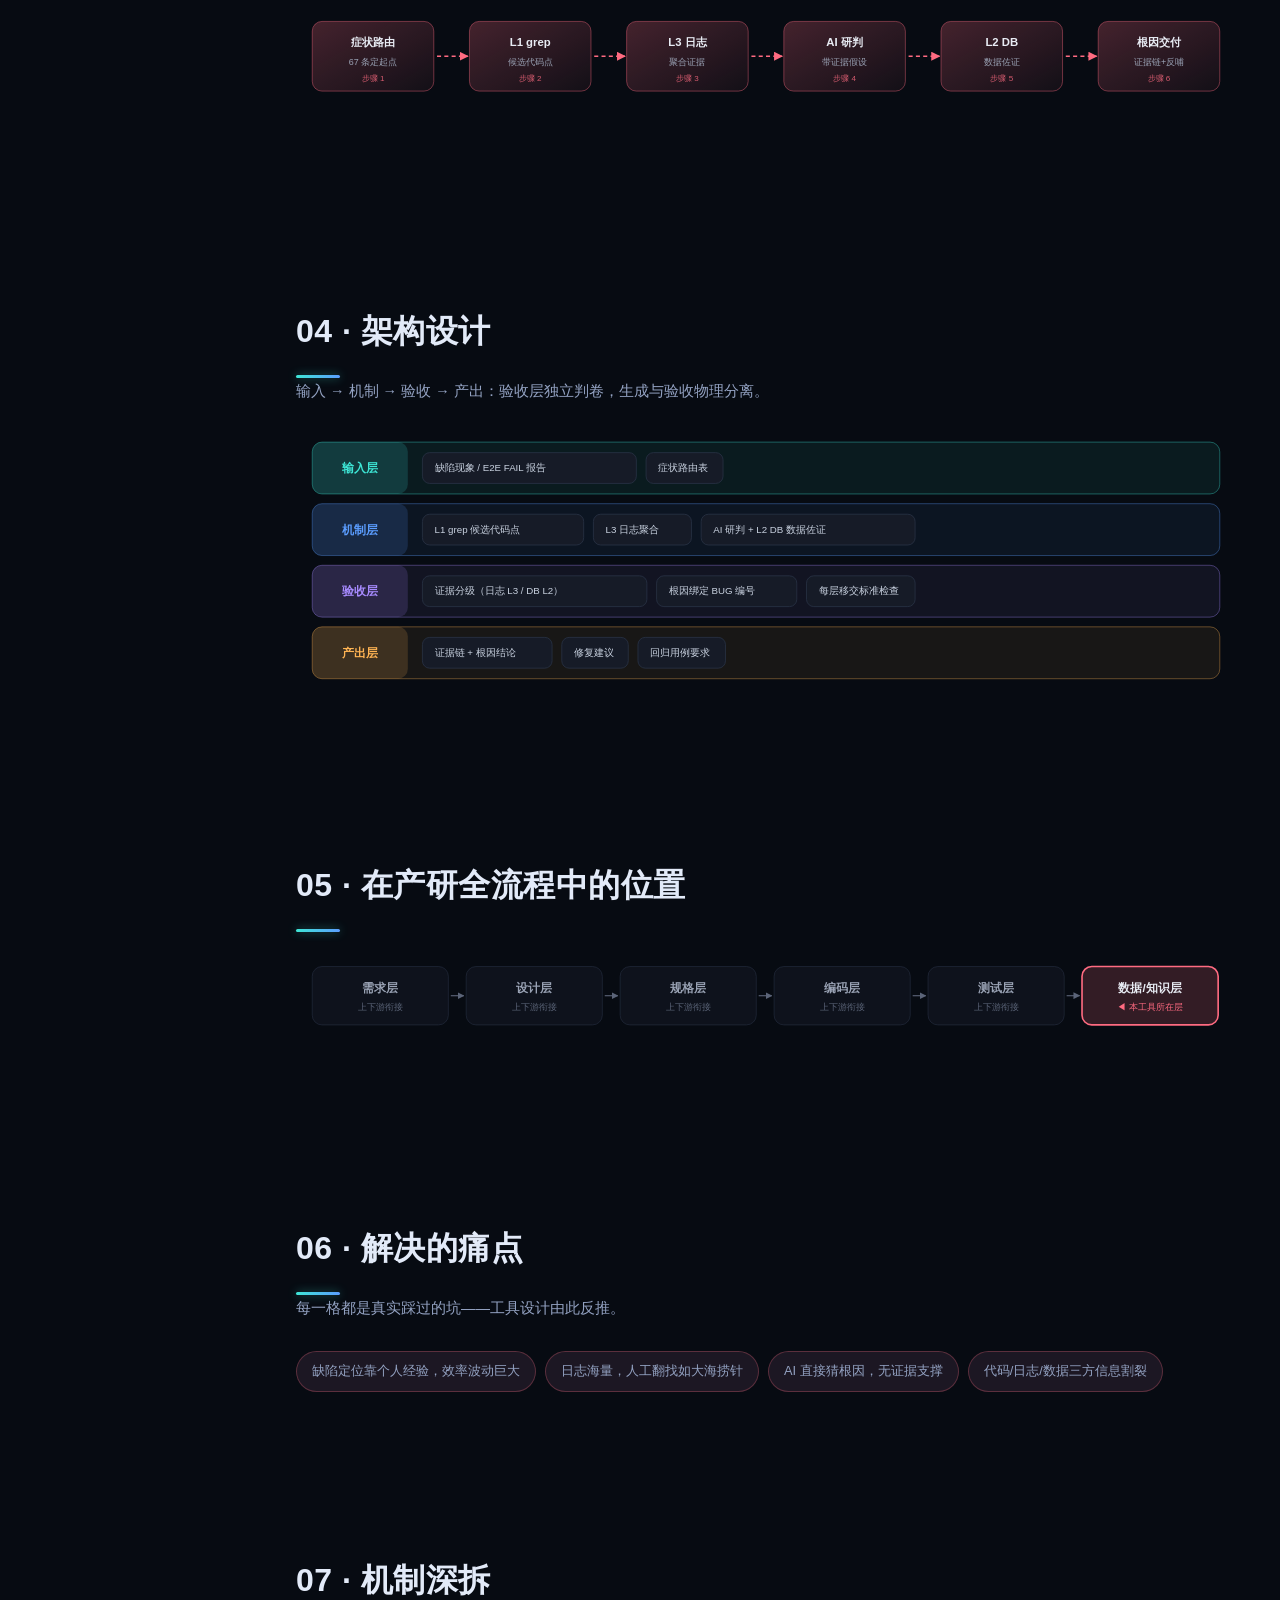
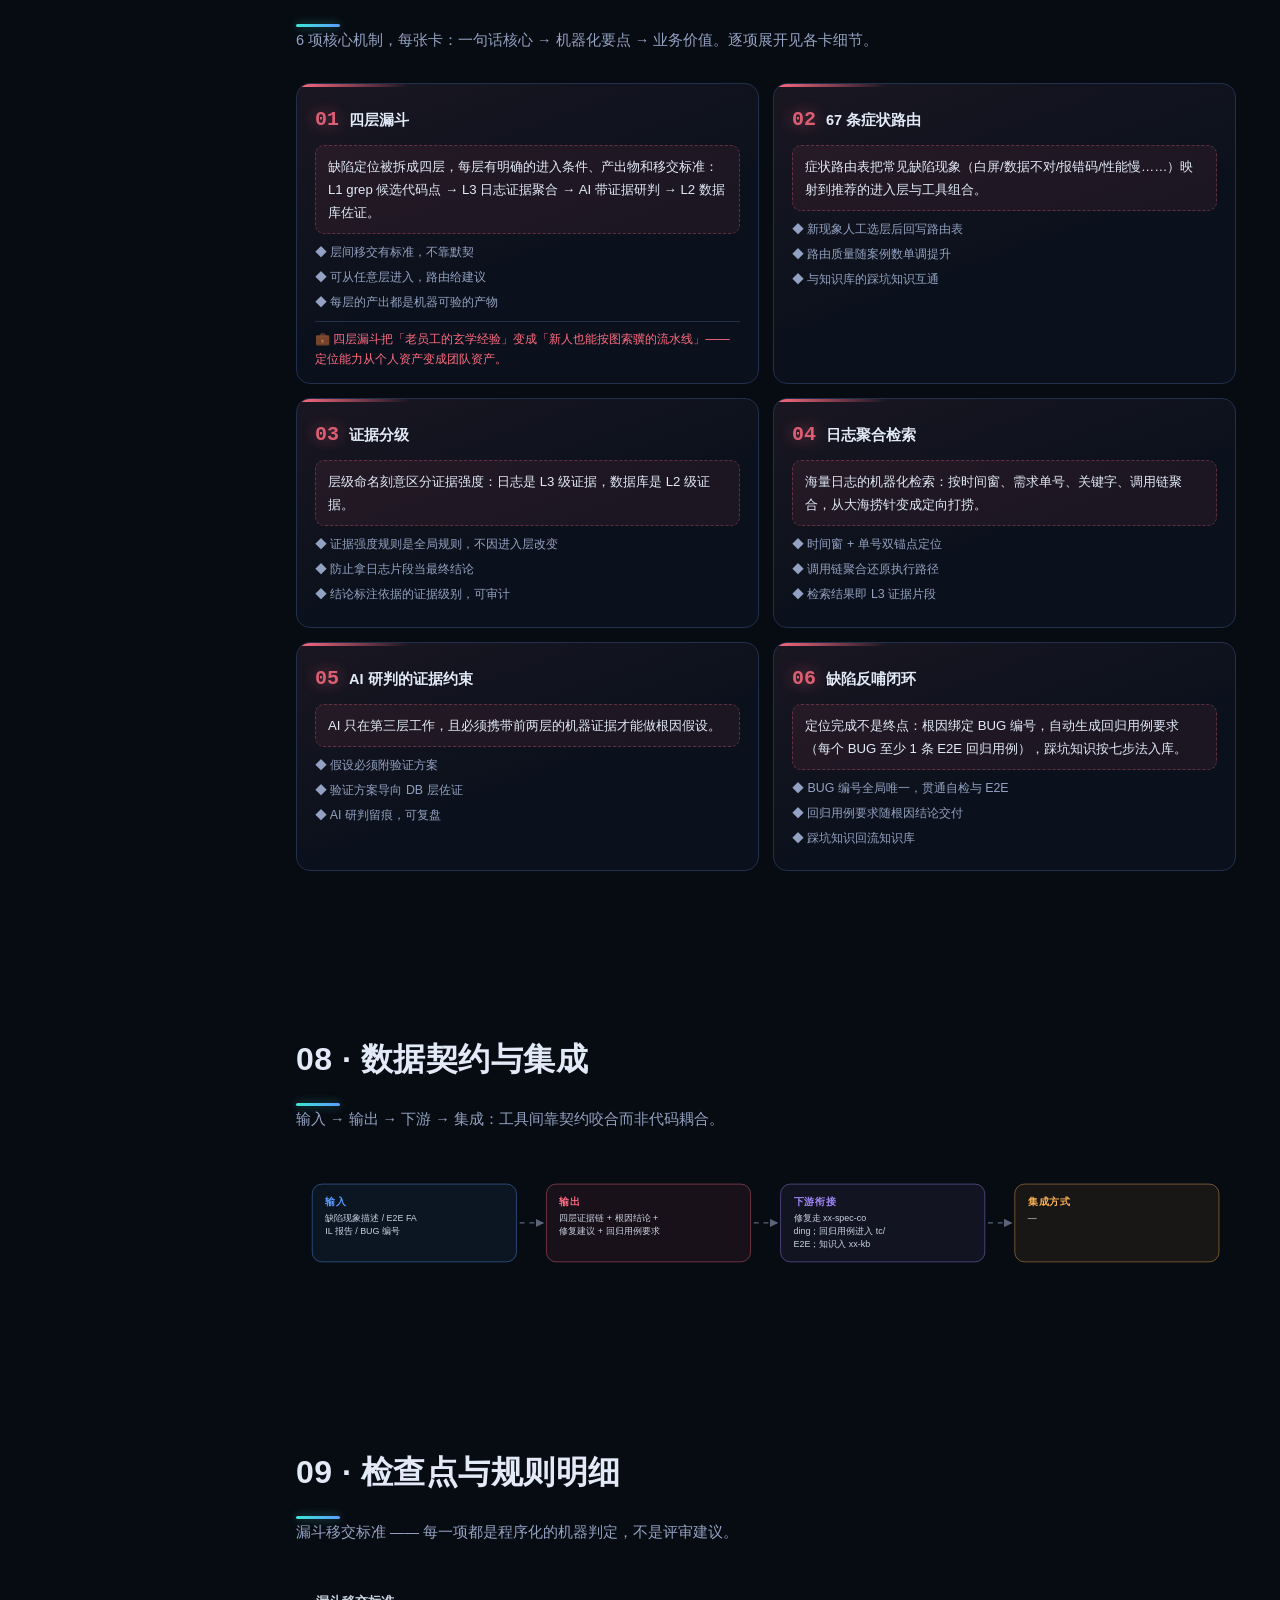
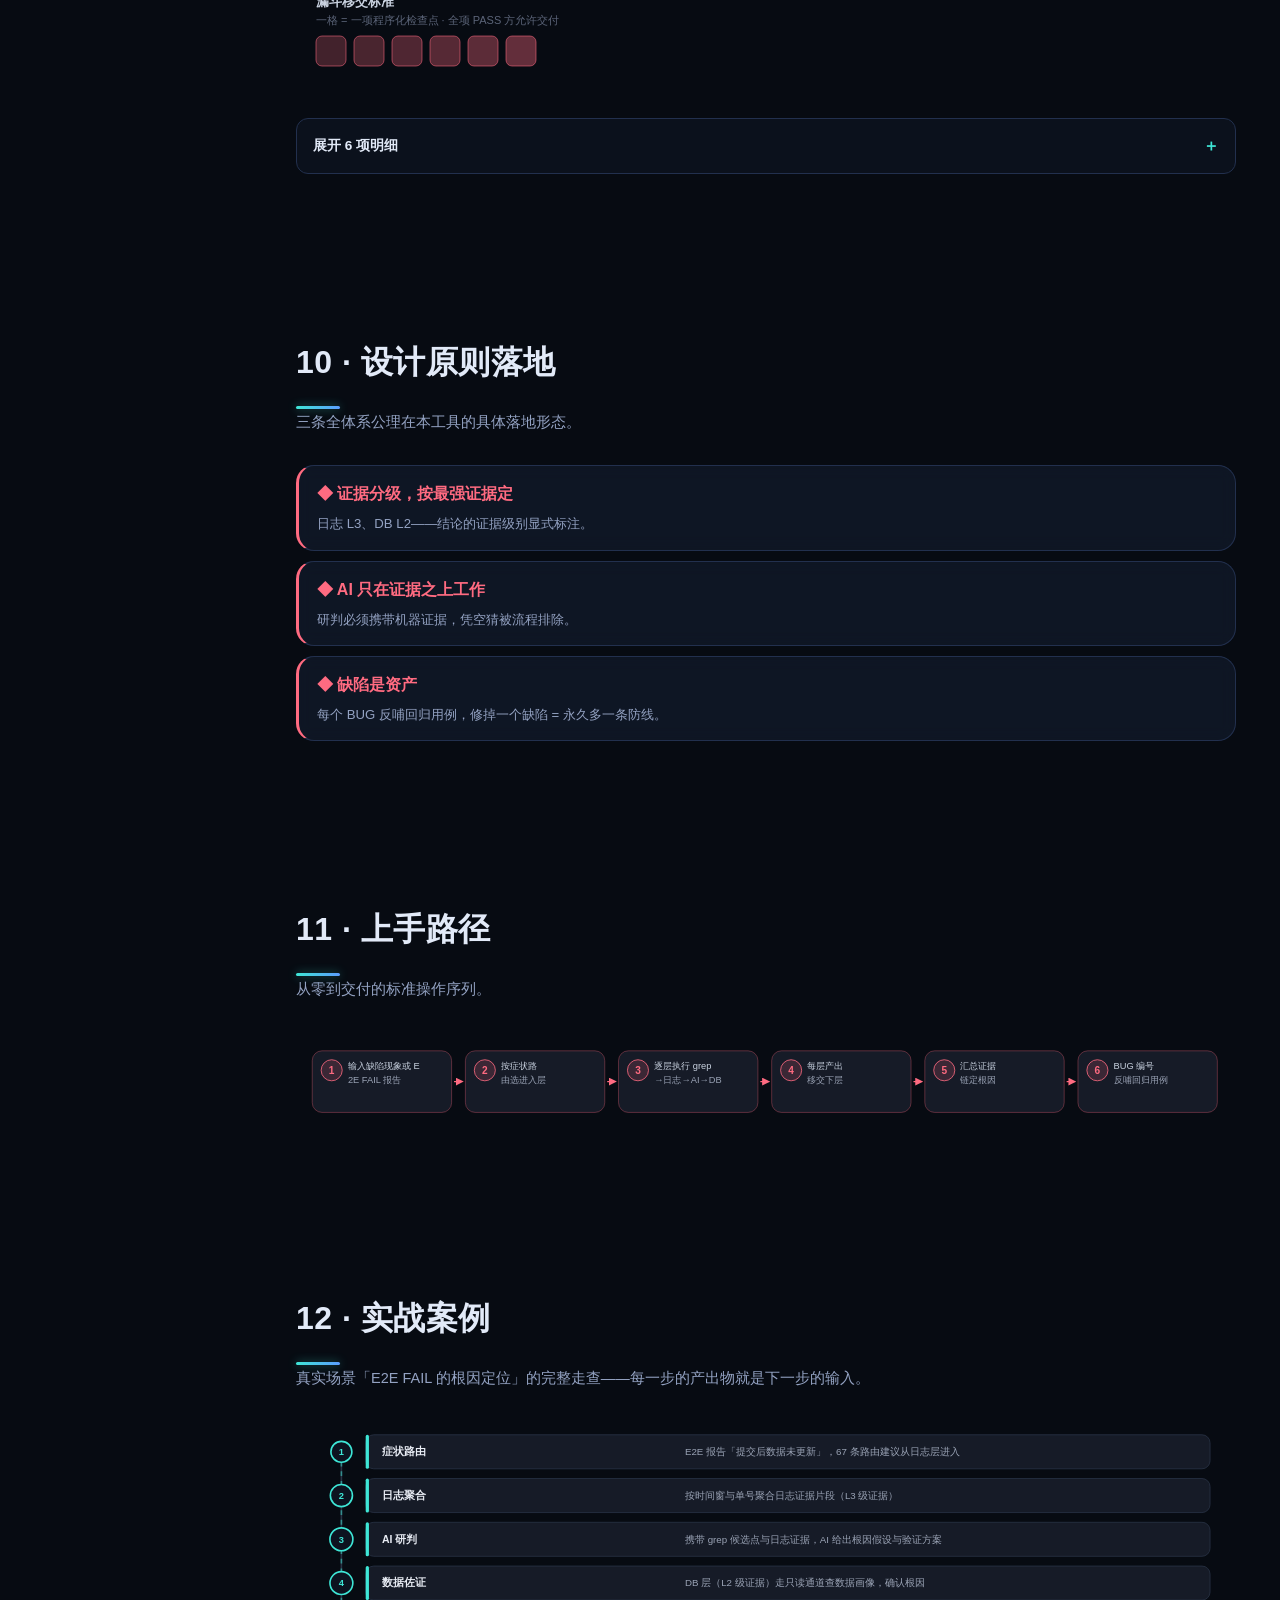
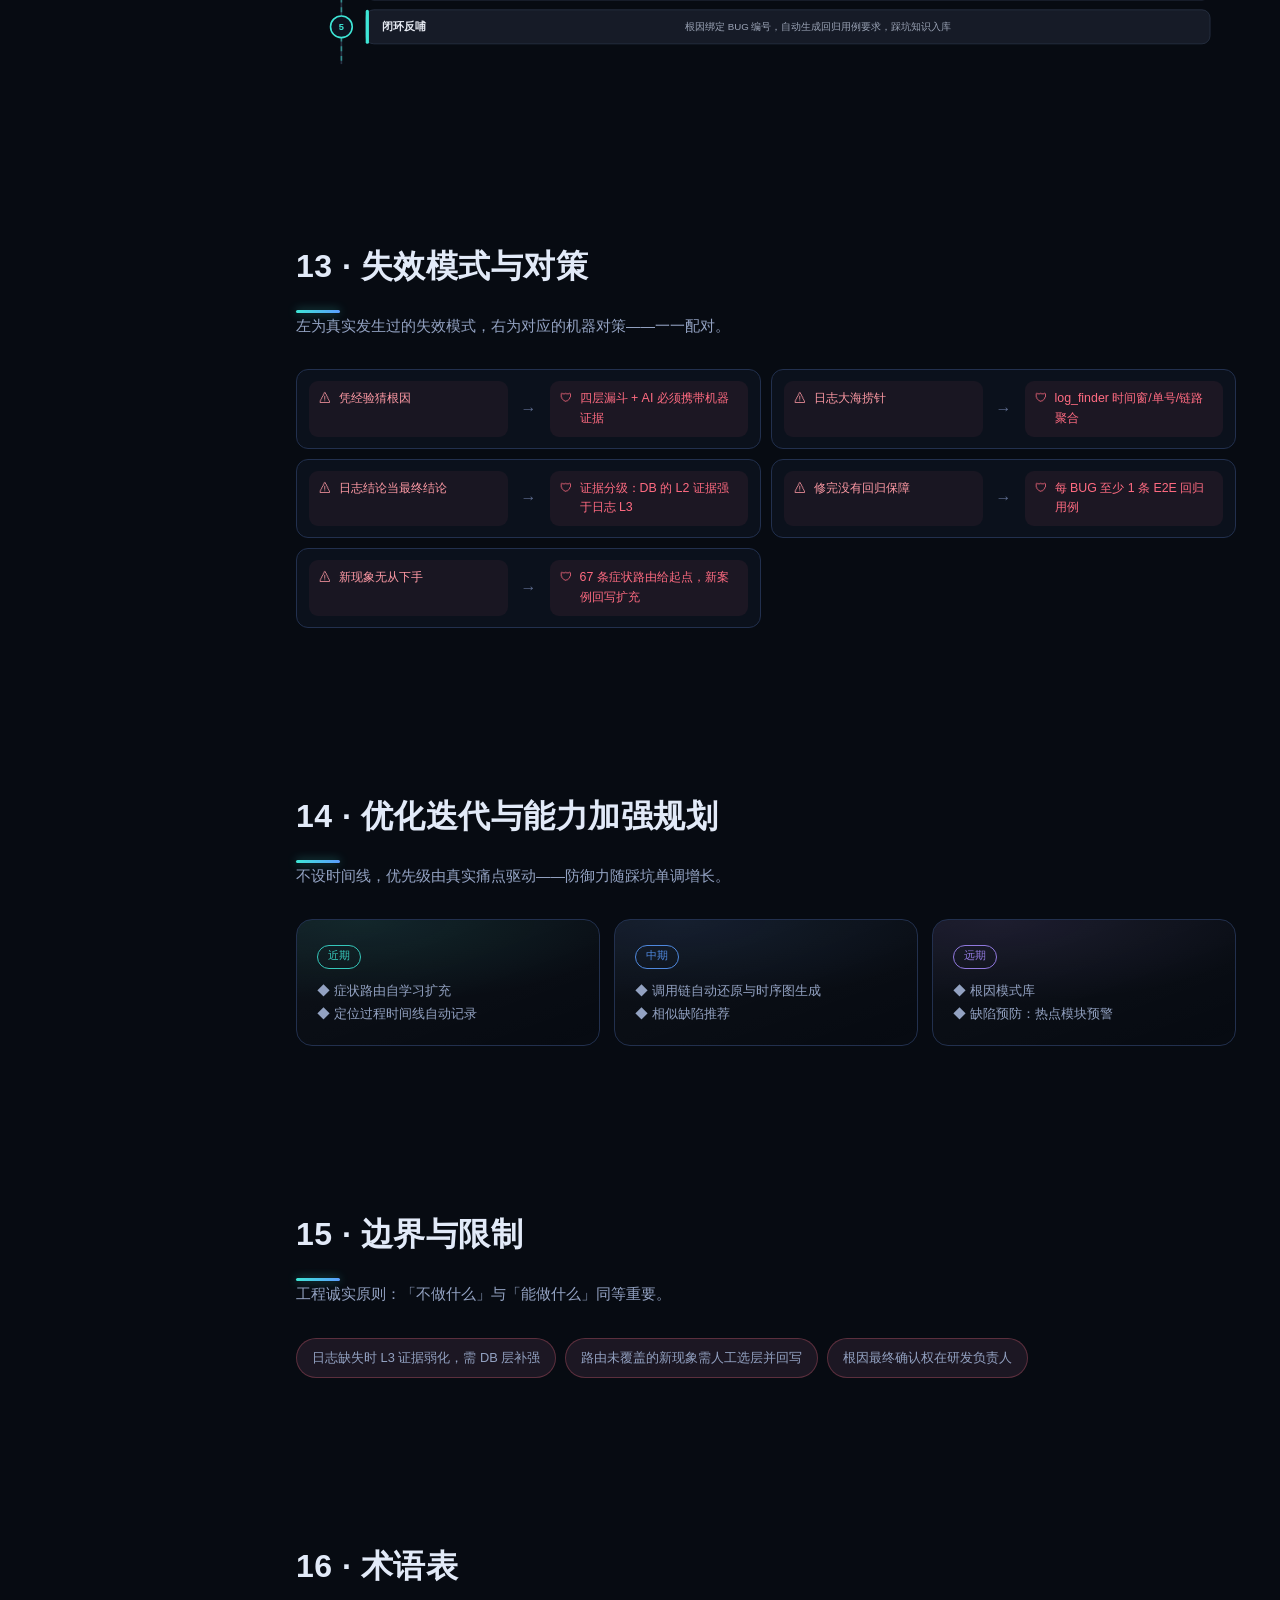
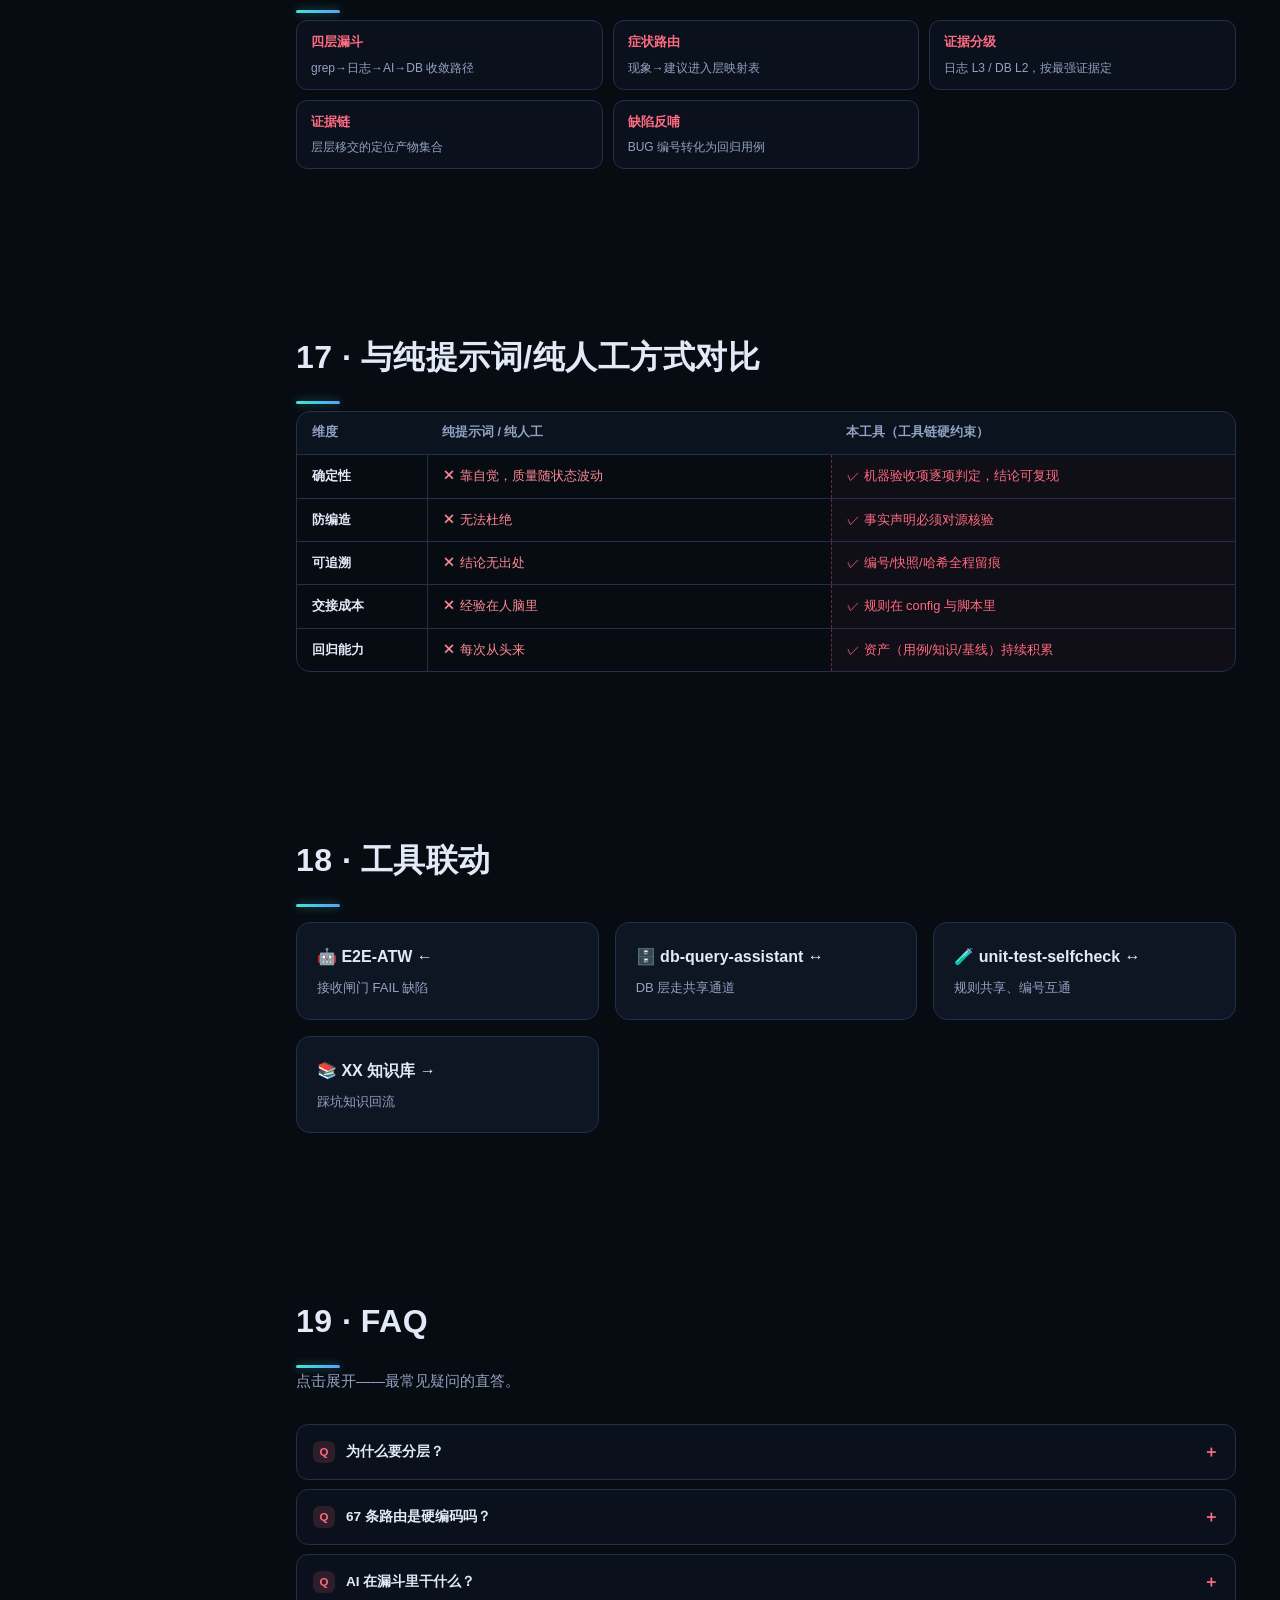
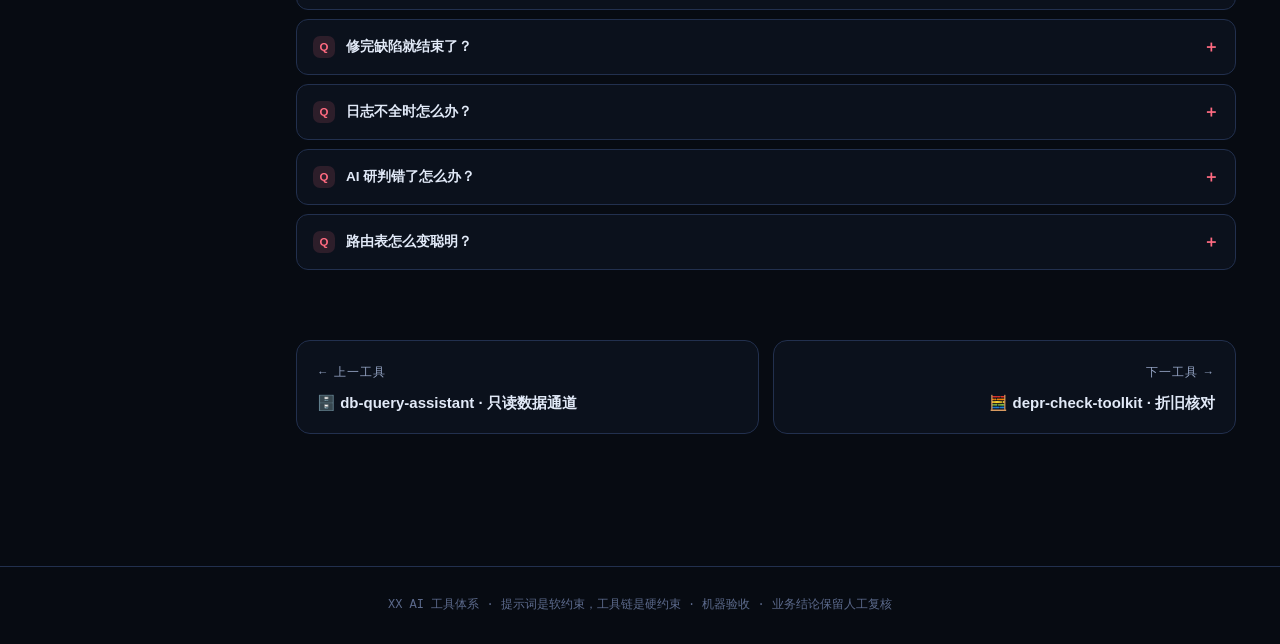
<file: ai-testing-efficiency-system/site/tools/defect-hunter.html>
<!DOCTYPE html>
<html lang="zh-CN">
<head>
<meta charset="UTF-8">
<meta name="viewport" content="width=device-width, initial-scale=1.0">
<title>缺陷猎手：四层漏斗定位 · XX AI 工具体系</title>
<link rel="stylesheet" href="../assets/site.css">
</head>
<body>
<div id="progress"></div>
<div id="cursorGlow"></div>
<nav class="topnav"><a class="brand" href="../index.html">XX · AI 工具体系</a><a class="nl" href="../index.html#matrix">工具矩阵</a><a class="nl" href="../index.html">核心思路</a><a class="nl" href="../linkage.html">联动与拓展</a></nav>
<div class="layout">
<nav class="sidenav"><div class="slogo">🏹 defect-hunter<div class="sub">数据层 · xx-defect-hunter</div></div><a href="#s1"><span class="ndot"></span>概述与定位</a><a href="#s2"><span class="ndot"></span>设计思路</a><a href="#s3"><span class="ndot"></span>全景工作流</a><a href="#s4"><span class="ndot"></span>架构设计</a><a href="#s5"><span class="ndot"></span>在产研全流程中的位置</a><a href="#s6"><span class="ndot"></span>解决的痛点</a><a href="#s7"><span class="ndot"></span>机制深拆</a><a href="#s8"><span class="ndot"></span>数据契约与集成</a><a href="#s9"><span class="ndot"></span>检查点与规则明细</a><a href="#s10"><span class="ndot"></span>设计原则落地</a><a href="#s11"><span class="ndot"></span>上手路径</a><a href="#s12"><span class="ndot"></span>实战案例</a><a href="#s13"><span class="ndot"></span>失效模式与对策</a><a href="#s14"><span class="ndot"></span>优化迭代与能力加强规划</a><a href="#s15"><span class="ndot"></span>边界与限制</a><a href="#s16"><span class="ndot"></span>术语表</a><a href="#s17"><span class="ndot"></span>与纯提示词/纯人工方式对比</a><a href="#s18"><span class="ndot"></span>工具联动</a><a href="#s19"><span class="ndot"></span>FAQ</a></nav>
<main class="main">
<div class="crumbs"><a href="../index.html">首页</a> / <a href="../index.html#matrix">工具矩阵</a> / defect-hunter</div><section class="reveal vis" style="margin:22px 0 40px"><div class="badge" style="display:inline-flex;align-items:center;gap:8px;border:1px solid var(--line2);border-radius:999px;padding:6px 14px;font-size:12px;color:var(--dim)"><span style="width:8px;height:8px;border-radius:50%;background:#ff6b81;display:inline-block"></span>数据层 · 配套技能：xx-defect-hunter</div><h1 style="font-size:34px;font-weight:900;margin:16px 0 10px">🏹 缺陷猎手：四层漏斗定位</h1><p class="lead" style="color:var(--dim);font-size:15.5px;max-width:860px">grep → 日志 → AI 研判 → DB 佐证的四层漏斗：67 条症状路由，把「现象」逐层收敛为「根因」。</p><div class="stats-row" style="margin-top:22px"><div class="stat-card"><div class="num" style="font-size:22px;line-height:1.25">4 层</div><div class="lbl">定位漏斗</div></div><div class="stat-card"><div class="num" style="font-size:22px;line-height:1.25">67 条</div><div class="lbl">症状路由</div></div><div class="stat-card"><div class="num" style="font-size:22px;line-height:1.25">证据分级</div><div class="lbl">结论按最强证据定</div></div><div class="stat-card"><div class="num" style="font-size:22px;line-height:1.25">反哺</div><div class="lbl">每 BUG ≥1 回归用例</div></div></div><div class="rel-chips"><a href="../index.html#matrix">🧭 工具矩阵</a><a href="../linkage.html">🔗 联动与拓展</a><a href="db-query-assistant.html">🗄️ db-query-assistant</a><a href="depr-check-toolkit.html">🧮 depr-check-toolkit</a></div></section>
<section id="s1" class="reveal">
<h2 class="sec-title">01 · 概述与定位</h2>
<p class="sec-sub">defect-hunter 是缺陷定位的漏斗引擎：面对缺陷现象，按四层逐层收敛，每层由机器脚本承载，最终产出带证据链的根因结论与回归用例要求。</p><div class="principle-strip" style="--cc:#ff6b81"><span>AI 产出语义</span><i>·</i><span>机器保证确定性</span><i>·</i><span>验收结论须可复核</span></div>
</section>
<section id="s2" class="reveal">
<h2 class="sec-title">02 · 设计思路</h2>
<p class="sec-sub">设计决策的底层逻辑——每张卡是一条独立的思考线索。</p><div class="think-grid"><div class="think-card" style="--cc:#ff6b81"><div class="tk-h"><span class="tk-i">①</span>设计出发点</div><div class="tk-b">缺陷定位不该是老员工的玄学经验。四层漏斗把「现象到根因」拆成有明确进入条件、产出物和移交标准的四层：grep 候选代码点、日志聚合证据、AI 带…</div></div><div class="think-card" style="--cc:#ff6b81"><div class="tk-h"><span class="tk-i">②</span>证据分级是它的骨架</div><div class="tk-b">日志是 L3 级证据、DB 是 L2 级证据，结论永远按最强证据定。AI 只在研判层工作，且必须携带机器证据——凭空猜根因被流程排除。</div></div></div>
</section>
<section id="s3" class="reveal">
<h2 class="sec-title">03 · 全景工作流</h2>
<p class="sec-sub">端到端工作流：每个节点要么由脚本机械承载，要么有明确的移交产物。</p><svg viewBox="0 0 1160 190" style="width:100%;max-width:1160px;display:block;margin:14px 0" xmlns="http://www.w3.org/2000/svg"><defs><linearGradient id="defect-hunter-pg" x1="0" y1="0" x2="1" y2="1"><stop offset="0" stop-color="#ff6b81" stop-opacity=".25"/><stop offset="1" stop-color="#ff6b81" stop-opacity=".05"/></linearGradient><marker id="defect-hunter-ar" viewBox="0 0 10 10" refX="9" refY="5" markerWidth="7" markerHeight="7" orient="auto"><path d="M0 0L10 5L0 10z" fill="#ff6b81"/></marker></defs><rect x="20" y="40" width="150" height="86" rx="12" fill="url(#defect-hunter-pg)" stroke="#ff6b81" stroke-opacity=".5"/><text x="95" y="70" text-anchor="middle" fill="#e8ecf4" font-size="14" font-weight="700">症状路由</text><text x="95" y="94" text-anchor="middle" fill="#9aa3b5" font-size="11">67 条定起点</text><text x="95" y="114" text-anchor="middle" fill="#ff6b81" font-size="10" opacity=".8">步骤 1</text><line x1="174" y1="83" x2="212" y2="83" stroke="#ff6b81" stroke-width="1.6" stroke-dasharray="5 4" marker-end="url(#defect-hunter-ar)"/><rect x="214" y="40" width="150" height="86" rx="12" fill="url(#defect-hunter-pg)" stroke="#ff6b81" stroke-opacity=".5"/><text x="289" y="70" text-anchor="middle" fill="#e8ecf4" font-size="14" font-weight="700">L1 grep</text><text x="289" y="94" text-anchor="middle" fill="#9aa3b5" font-size="11">候选代码点</text><text x="289" y="114" text-anchor="middle" fill="#ff6b81" font-size="10" opacity=".8">步骤 2</text><line x1="368" y1="83" x2="406" y2="83" stroke="#ff6b81" stroke-width="1.6" stroke-dasharray="5 4" marker-end="url(#defect-hunter-ar)"/><rect x="408" y="40" width="150" height="86" rx="12" fill="url(#defect-hunter-pg)" stroke="#ff6b81" stroke-opacity=".5"/><text x="483" y="70" text-anchor="middle" fill="#e8ecf4" font-size="14" font-weight="700">L3 日志</text><text x="483" y="94" text-anchor="middle" fill="#9aa3b5" font-size="11">聚合证据</text><text x="483" y="114" text-anchor="middle" fill="#ff6b81" font-size="10" opacity=".8">步骤 3</text><line x1="562" y1="83" x2="600" y2="83" stroke="#ff6b81" stroke-width="1.6" stroke-dasharray="5 4" marker-end="url(#defect-hunter-ar)"/><rect x="602" y="40" width="150" height="86" rx="12" fill="url(#defect-hunter-pg)" stroke="#ff6b81" stroke-opacity=".5"/><text x="677" y="70" text-anchor="middle" fill="#e8ecf4" font-size="14" font-weight="700">AI 研判</text><text x="677" y="94" text-anchor="middle" fill="#9aa3b5" font-size="11">带证据假设</text><text x="677" y="114" text-anchor="middle" fill="#ff6b81" font-size="10" opacity=".8">步骤 4</text><line x1="756" y1="83" x2="794" y2="83" stroke="#ff6b81" stroke-width="1.6" stroke-dasharray="5 4" marker-end="url(#defect-hunter-ar)"/><rect x="796" y="40" width="150" height="86" rx="12" fill="url(#defect-hunter-pg)" stroke="#ff6b81" stroke-opacity=".5"/><text x="871" y="70" text-anchor="middle" fill="#e8ecf4" font-size="14" font-weight="700">L2 DB</text><text x="871" y="94" text-anchor="middle" fill="#9aa3b5" font-size="11">数据佐证</text><text x="871" y="114" text-anchor="middle" fill="#ff6b81" font-size="10" opacity=".8">步骤 5</text><line x1="950" y1="83" x2="988" y2="83" stroke="#ff6b81" stroke-width="1.6" stroke-dasharray="5 4" marker-end="url(#defect-hunter-ar)"/><rect x="990" y="40" width="150" height="86" rx="12" fill="url(#defect-hunter-pg)" stroke="#ff6b81" stroke-opacity=".5"/><text x="1065" y="70" text-anchor="middle" fill="#e8ecf4" font-size="14" font-weight="700">根因交付</text><text x="1065" y="94" text-anchor="middle" fill="#9aa3b5" font-size="11">证据链+反哺</text><text x="1065" y="114" text-anchor="middle" fill="#ff6b81" font-size="10" opacity=".8">步骤 6</text></svg>
</section>
<section id="s4" class="reveal">
<h2 class="sec-title">04 · 架构设计</h2>
<p class="sec-sub">输入 → 机制 → 验收 → 产出：验收层独立判卷，生成与验收物理分离。</p><svg viewBox="0 0 1160 324" style="width:100%;max-width:1160px;display:block;margin:14px 0" xmlns="http://www.w3.org/2000/svg"><rect x="20" y="10" width="1120" height="64" rx="12" fill="#3ee6d6" fill-opacity=".07" stroke="#3ee6d6" stroke-opacity=".45"/><rect x="20" y="10" width="118" height="64" rx="12" fill="#3ee6d6" fill-opacity=".16"/><text x="79" y="47" text-anchor="middle" fill="#3ee6d6" font-size="14.5" font-weight="800">输入层</text><rect x="156" y="23" width="264" height="38" rx="9" fill="#161b27" stroke="#2a3346"/><text x="171" y="46" fill="#c9d2e0" font-size="12">缺陷现象 / E2E FAIL 报告</text><rect x="432" y="23" width="95" height="38" rx="9" fill="#161b27" stroke="#2a3346"/><text x="447" y="46" fill="#c9d2e0" font-size="12">症状路由表</text><rect x="20" y="86" width="1120" height="64" rx="12" fill="#5b9dff" fill-opacity=".07" stroke="#5b9dff" stroke-opacity=".45"/><rect x="20" y="86" width="118" height="64" rx="12" fill="#5b9dff" fill-opacity=".16"/><text x="79" y="123" text-anchor="middle" fill="#5b9dff" font-size="14.5" font-weight="800">机制层</text><rect x="156" y="99" width="199" height="38" rx="9" fill="#161b27" stroke="#2a3346"/><text x="171" y="122" fill="#c9d2e0" font-size="12">L1 grep 候选代码点</text><rect x="367" y="99" width="121" height="38" rx="9" fill="#161b27" stroke="#2a3346"/><text x="382" y="122" fill="#c9d2e0" font-size="12">L3 日志聚合</text><rect x="500" y="99" width="264" height="38" rx="9" fill="#161b27" stroke="#2a3346"/><text x="515" y="122" fill="#c9d2e0" font-size="12">AI 研判 + L2 DB 数据佐证</text><rect x="20" y="162" width="1120" height="64" rx="12" fill="#a78bff" fill-opacity=".07" stroke="#a78bff" stroke-opacity=".45"/><rect x="20" y="162" width="118" height="64" rx="12" fill="#a78bff" fill-opacity=".16"/><text x="79" y="199" text-anchor="middle" fill="#a78bff" font-size="14.5" font-weight="800">验收层</text><rect x="156" y="175" width="277" height="38" rx="9" fill="#161b27" stroke="#2a3346"/><text x="171" y="198" fill="#c9d2e0" font-size="12">证据分级（日志 L3 / DB L2）</text><rect x="445" y="175" width="173" height="38" rx="9" fill="#161b27" stroke="#2a3346"/><text x="460" y="198" fill="#c9d2e0" font-size="12">根因绑定 BUG 编号</text><rect x="630" y="175" width="134" height="38" rx="9" fill="#161b27" stroke="#2a3346"/><text x="645" y="198" fill="#c9d2e0" font-size="12">每层移交标准检查</text><rect x="20" y="238" width="1120" height="64" rx="12" fill="#ffb454" fill-opacity=".07" stroke="#ffb454" stroke-opacity=".45"/><rect x="20" y="238" width="118" height="64" rx="12" fill="#ffb454" fill-opacity=".16"/><text x="79" y="275" text-anchor="middle" fill="#ffb454" font-size="14.5" font-weight="800">产出层</text><rect x="156" y="251" width="160" height="38" rx="9" fill="#161b27" stroke="#2a3346"/><text x="171" y="274" fill="#c9d2e0" font-size="12">证据链 + 根因结论</text><rect x="328" y="251" width="82" height="38" rx="9" fill="#161b27" stroke="#2a3346"/><text x="343" y="274" fill="#c9d2e0" font-size="12">修复建议</text><rect x="422" y="251" width="108" height="38" rx="9" fill="#161b27" stroke="#2a3346"/><text x="437" y="274" fill="#c9d2e0" font-size="12">回归用例要求</text></svg>
</section>
<section id="s5" class="reveal">
<h2 class="sec-title">05 · 在产研全流程中的位置</h2>
<svg viewBox="0 0 1160 150" style="width:100%;max-width:1160px;display:block;margin:14px 0" xmlns="http://www.w3.org/2000/svg"><defs><marker id="defect-hunter-ps" viewBox="0 0 10 10" refX="9" refY="5" markerWidth="6" markerHeight="6" orient="auto"><path d="M0 0L10 5L0 10z" fill="#5b6478"/></marker></defs><rect x="20" y="34" width="168" height="72" rx="12" fill="#161b27" fill-opacity=".5" stroke="#2a3346" stroke-opacity=".7" stroke-width="1"/><text x="104" y="66" text-anchor="middle" fill="#9aa3b5" font-size="14.5" font-weight="600">需求层</text><text x="104" y="88" text-anchor="middle" fill="#5b6478" font-size="11">上下游衔接</text><line x1="191" y1="70" x2="207" y2="70" stroke="#5b6478" stroke-width="1.4" marker-end="url(#defect-hunter-ps)"/><rect x="210" y="34" width="168" height="72" rx="12" fill="#161b27" fill-opacity=".5" stroke="#2a3346" stroke-opacity=".7" stroke-width="1"/><text x="294" y="66" text-anchor="middle" fill="#9aa3b5" font-size="14.5" font-weight="600">设计层</text><text x="294" y="88" text-anchor="middle" fill="#5b6478" font-size="11">上下游衔接</text><line x1="381" y1="70" x2="397" y2="70" stroke="#5b6478" stroke-width="1.4" marker-end="url(#defect-hunter-ps)"/><rect x="400" y="34" width="168" height="72" rx="12" fill="#161b27" fill-opacity=".5" stroke="#2a3346" stroke-opacity=".7" stroke-width="1"/><text x="484" y="66" text-anchor="middle" fill="#9aa3b5" font-size="14.5" font-weight="600">规格层</text><text x="484" y="88" text-anchor="middle" fill="#5b6478" font-size="11">上下游衔接</text><line x1="571" y1="70" x2="587" y2="70" stroke="#5b6478" stroke-width="1.4" marker-end="url(#defect-hunter-ps)"/><rect x="590" y="34" width="168" height="72" rx="12" fill="#161b27" fill-opacity=".5" stroke="#2a3346" stroke-opacity=".7" stroke-width="1"/><text x="674" y="66" text-anchor="middle" fill="#9aa3b5" font-size="14.5" font-weight="600">编码层</text><text x="674" y="88" text-anchor="middle" fill="#5b6478" font-size="11">上下游衔接</text><line x1="761" y1="70" x2="777" y2="70" stroke="#5b6478" stroke-width="1.4" marker-end="url(#defect-hunter-ps)"/><rect x="780" y="34" width="168" height="72" rx="12" fill="#161b27" fill-opacity=".5" stroke="#2a3346" stroke-opacity=".7" stroke-width="1"/><text x="864" y="66" text-anchor="middle" fill="#9aa3b5" font-size="14.5" font-weight="600">测试层</text><text x="864" y="88" text-anchor="middle" fill="#5b6478" font-size="11">上下游衔接</text><line x1="951" y1="70" x2="967" y2="70" stroke="#5b6478" stroke-width="1.4" marker-end="url(#defect-hunter-ps)"/><rect x="970" y="34" width="168" height="72" rx="12" fill="#ff6b81" fill-opacity=".18" stroke="#ff6b81" stroke-opacity="1" stroke-width="2"/><text x="1054" y="66" text-anchor="middle" fill="#e8ecf4" font-size="14.5" font-weight="800">数据/知识层</text><text x="1054" y="88" text-anchor="middle" fill="#ff6b81" font-size="11">◀ 本工具所在层</text></svg>
</section>
<section id="s6" class="reveal">
<h2 class="sec-title">06 · 解决的痛点</h2>
<p class="sec-sub">每一格都是真实踩过的坑——工具设计由此反推。</p><div class="chips"><span class="chip" style="--cc:#ff6b81">缺陷定位靠个人经验，效率波动巨大</span><span class="chip" style="--cc:#ff6b81">日志海量，人工翻找如大海捞针</span><span class="chip" style="--cc:#ff6b81">AI 直接猜根因，无证据支撑</span><span class="chip" style="--cc:#ff6b81">代码/日志/数据三方信息割裂</span></div>
</section>
<section id="s7" class="reveal">
<h2 class="sec-title">07 · 机制深拆</h2>
<p class="sec-sub">6 项核心机制，每张卡：一句话核心 → 机器化要点 → 业务价值。逐项展开见各卡细节。</p><div class="mech-grid"><div class="mech-card" style="--cc:#ff6b81"><div class="mc-h"><span class="mc-n">01</span><span class="mc-t">四层漏斗</span></div><div class="mc-core">缺陷定位被拆成四层，每层有明确的进入条件、产出物和移交标准：L1 grep 候选代码点 → L3 日志证据聚合 → AI 带证据研判 → L2 数据库佐证。</div><div class="mc-pts"><span class="mc-p">◆ 层间移交有标准，不靠默契</span><span class="mc-p">◆ 可从任意层进入，路由给建议</span><span class="mc-p">◆ 每层的产出都是机器可验的产物</span></div><div class="mc-biz">💼 四层漏斗把「老员工的玄学经验」变成「新人也能按图索骥的流水线」——定位能力从个人资产变成团队资产。</div></div><div class="mech-card" style="--cc:#ff6b81"><div class="mc-h"><span class="mc-n">02</span><span class="mc-t">67 条症状路由</span></div><div class="mc-core">症状路由表把常见缺陷现象（白屏/数据不对/报错码/性能慢……）映射到推荐的进入层与工具组合。</div><div class="mc-pts"><span class="mc-p">◆ 新现象人工选层后回写路由表</span><span class="mc-p">◆ 路由质量随案例数单调提升</span><span class="mc-p">◆ 与知识库的踩坑知识互通</span></div></div><div class="mech-card" style="--cc:#ff6b81"><div class="mc-h"><span class="mc-n">03</span><span class="mc-t">证据分级</span></div><div class="mc-core">层级命名刻意区分证据强度：日志是 L3 级证据，数据库是 L2 级证据。</div><div class="mc-pts"><span class="mc-p">◆ 证据强度规则是全局规则，不因进入层改变</span><span class="mc-p">◆ 防止拿日志片段当最终结论</span><span class="mc-p">◆ 结论标注依据的证据级别，可审计</span></div></div><div class="mech-card" style="--cc:#ff6b81"><div class="mc-h"><span class="mc-n">04</span><span class="mc-t">日志聚合检索</span></div><div class="mc-core">海量日志的机器化检索：按时间窗、需求单号、关键字、调用链聚合，从大海捞针变成定向打捞。</div><div class="mc-pts"><span class="mc-p">◆ 时间窗 + 单号双锚点定位</span><span class="mc-p">◆ 调用链聚合还原执行路径</span><span class="mc-p">◆ 检索结果即 L3 证据片段</span></div></div><div class="mech-card" style="--cc:#ff6b81"><div class="mc-h"><span class="mc-n">05</span><span class="mc-t">AI 研判的证据约束</span></div><div class="mc-core">AI 只在第三层工作，且必须携带前两层的机器证据才能做根因假设。</div><div class="mc-pts"><span class="mc-p">◆ 假设必须附验证方案</span><span class="mc-p">◆ 验证方案导向 DB 层佐证</span><span class="mc-p">◆ AI 研判留痕，可复盘</span></div></div><div class="mech-card" style="--cc:#ff6b81"><div class="mc-h"><span class="mc-n">06</span><span class="mc-t">缺陷反哺闭环</span></div><div class="mc-core">定位完成不是终点：根因绑定 BUG 编号，自动生成回归用例要求（每个 BUG 至少 1 条 E2E 回归用例），踩坑知识按七步法入库。</div><div class="mc-pts"><span class="mc-p">◆ BUG 编号全局唯一，贯通自检与 E2E</span><span class="mc-p">◆ 回归用例要求随根因结论交付</span><span class="mc-p">◆ 踩坑知识回流知识库</span></div></div></div>
</section>
<section id="s8" class="reveal">
<h2 class="sec-title">08 · 数据契约与集成</h2>
<p class="sec-sub">输入 → 输出 → 下游 → 集成：工具间靠契约咬合而非代码耦合。</p><svg viewBox="0 0 1160 150" style="width:100%;max-width:1160px;display:block;margin:14px 0" xmlns="http://www.w3.org/2000/svg"><defs><marker id="defect-hunter-io" viewBox="0 0 10 10" refX="9" refY="5" markerWidth="7" markerHeight="7" orient="auto"><path d="M0 0L10 5L0 10z" fill="#5b6478"/></marker></defs><rect x="20" y="26" width="252" height="96" rx="12" fill="#5b9dff" fill-opacity=".07" stroke="#5b9dff" stroke-opacity=".5"/><text x="36" y="52" fill="#5b9dff" font-size="12" font-weight="800" letter-spacing="1">输入</text><text x="36" y="72" fill="#c9d2e0" font-size="11">缺陷现象描述 / E2E FA</text><text x="36" y="88" fill="#c9d2e0" font-size="11">IL 报告 / BUG 编号</text><line x1="276" y1="74" x2="305" y2="74" stroke="#5b6478" stroke-width="1.5" stroke-dasharray="5 4" class="flowline" marker-end="url(#defect-hunter-io)"/><rect x="309" y="26" width="252" height="96" rx="12" fill="#ff6b81" fill-opacity=".07" stroke="#ff6b81" stroke-opacity=".5"/><text x="325" y="52" fill="#ff6b81" font-size="12" font-weight="800" letter-spacing="1">输出</text><text x="325" y="72" fill="#c9d2e0" font-size="11">四层证据链 + 根因结论 + </text><text x="325" y="88" fill="#c9d2e0" font-size="11">修复建议 + 回归用例要求</text><line x1="565" y1="74" x2="594" y2="74" stroke="#5b6478" stroke-width="1.5" stroke-dasharray="5 4" class="flowline" marker-end="url(#defect-hunter-io)"/><rect x="598" y="26" width="252" height="96" rx="12" fill="#a78bff" fill-opacity=".07" stroke="#a78bff" stroke-opacity=".5"/><text x="614" y="52" fill="#a78bff" font-size="12" font-weight="800" letter-spacing="1">下游衔接</text><text x="614" y="72" fill="#c9d2e0" font-size="11">修复走 xx-spec-co</text><text x="614" y="88" fill="#c9d2e0" font-size="11">ding；回归用例进入 tc/</text><text x="614" y="104" fill="#c9d2e0" font-size="11">E2E；知识入 xx-kb</text><line x1="854" y1="74" x2="883" y2="74" stroke="#5b6478" stroke-width="1.5" stroke-dasharray="5 4" class="flowline" marker-end="url(#defect-hunter-io)"/><rect x="887" y="26" width="252" height="96" rx="12" fill="#ffb454" fill-opacity=".07" stroke="#ffb454" stroke-opacity=".5"/><text x="903" y="52" fill="#ffb454" font-size="12" font-weight="800" letter-spacing="1">集成方式</text><text x="903" y="72" fill="#c9d2e0" font-size="11">—</text></svg>
</section>
<section id="s9" class="reveal">
<h2 class="sec-title">09 · 检查点与规则明细</h2>
<p class="sec-sub">漏斗移交标准 —— 每一项都是程序化的机器判定，不是评审建议。</p><svg viewBox="0 0 572 128" style="width:100%;max-width:572px;display:block;margin:14px 0" xmlns="http://www.w3.org/2000/svg"><g font-family="inherit"><text x="20" y="30" fill="#c9d2e0" font-size="13" font-weight="800">漏斗移交标准</text><text x="20" y="48" fill="#5b6478" font-size="11">一格 = 一项程序化检查点 · 全项 PASS 方允许交付</text><rect x="20" y="60" width="30" height="30" rx="6" fill="#ff6b81" fill-opacity=".18" stroke="#ff6b81" stroke-opacity=".55"><animate attributeName="fill-opacity" values=".18;.4;.18" dur="3s" begin="0.00s" repeatCount="indefinite"/></rect><rect x="58" y="60" width="30" height="30" rx="6" fill="#ff6b81" fill-opacity=".18" stroke="#ff6b81" stroke-opacity=".55"><animate attributeName="fill-opacity" values=".18;.4;.18" dur="3s" begin="0.18s" repeatCount="indefinite"/></rect><rect x="96" y="60" width="30" height="30" rx="6" fill="#ff6b81" fill-opacity=".18" stroke="#ff6b81" stroke-opacity=".55"><animate attributeName="fill-opacity" values=".18;.4;.18" dur="3s" begin="0.36s" repeatCount="indefinite"/></rect><rect x="134" y="60" width="30" height="30" rx="6" fill="#ff6b81" fill-opacity=".18" stroke="#ff6b81" stroke-opacity=".55"><animate attributeName="fill-opacity" values=".18;.4;.18" dur="3s" begin="0.54s" repeatCount="indefinite"/></rect><rect x="172" y="60" width="30" height="30" rx="6" fill="#ff6b81" fill-opacity=".18" stroke="#ff6b81" stroke-opacity=".55"><animate attributeName="fill-opacity" values=".18;.4;.18" dur="3s" begin="0.72s" repeatCount="indefinite"/></rect><rect x="210" y="60" width="30" height="30" rx="6" fill="#ff6b81" fill-opacity=".18" stroke="#ff6b81" stroke-opacity=".55"><animate attributeName="fill-opacity" values=".18;.4;.18" dur="3s" begin="0.90s" repeatCount="indefinite"/></rect></g></svg><details class="fq"><summary>展开 6 项明细</summary><div style="display:grid;grid-template-columns:repeat(auto-fill,minmax(280px,1fr));gap:8px;margin-top:12px"><div style="background:var(--bg2);border:1px solid var(--line);border-radius:9px;padding:8px 12px;font-size:12.4px;color:var(--dim)">L1 产出候选代码点清单</div><div style="background:var(--bg2);border:1px solid var(--line);border-radius:9px;padding:8px 12px;font-size:12.4px;color:var(--dim)">L3 日志证据须含时间窗与单号</div><div style="background:var(--bg2);border:1px solid var(--line);border-radius:9px;padding:8px 12px;font-size:12.4px;color:var(--dim)">AI 研判必须携带机器证据</div><div style="background:var(--bg2);border:1px solid var(--line);border-radius:9px;padding:8px 12px;font-size:12.4px;color:var(--dim)">L2 DB 证据优先于日志证据</div><div style="background:var(--bg2);border:1px solid var(--line);border-radius:9px;padding:8px 12px;font-size:12.4px;color:var(--dim)">根因绑定 BUG 编号</div><div style="background:var(--bg2);border:1px solid var(--line);border-radius:9px;padding:8px 12px;font-size:12.4px;color:var(--dim)">修复后反哺 ≥1 条回归用例</div></div></details>
</section>
<section id="s10" class="reveal">
<h2 class="sec-title">10 · 设计原则落地</h2>
<p class="sec-sub">三条全体系公理在本工具的具体落地形态。</p><div class="card pcard" style="padding:14px 18px;margin:10px 0;--cc:#ff6b81"><div style="font-weight:700;color:#ff6b81;margin-bottom:5px">◆ 证据分级，按最强证据定</div><div style="color:var(--dim);font-size:13.2px;line-height:1.7">日志 L3、DB L2——结论的证据级别显式标注。</div></div><div class="card pcard" style="padding:14px 18px;margin:10px 0;--cc:#ff6b81"><div style="font-weight:700;color:#ff6b81;margin-bottom:5px">◆ AI 只在证据之上工作</div><div style="color:var(--dim);font-size:13.2px;line-height:1.7">研判必须携带机器证据，凭空猜被流程排除。</div></div><div class="card pcard" style="padding:14px 18px;margin:10px 0;--cc:#ff6b81"><div style="font-weight:700;color:#ff6b81;margin-bottom:5px">◆ 缺陷是资产</div><div style="color:var(--dim);font-size:13.2px;line-height:1.7">每个 BUG 反哺回归用例，修掉一个缺陷 = 永久多一条防线。</div></div>
</section>
<section id="s11" class="reveal">
<h2 class="sec-title">11 · 上手路径</h2>
<p class="sec-sub">从零到交付的标准操作序列。</p><svg viewBox="0 0 1160 120" style="width:100%;max-width:1160px;display:block;margin:14px 0" xmlns="http://www.w3.org/2000/svg"><defs><marker id="defect-hunter-st" viewBox="0 0 10 10" refX="9" refY="5" markerWidth="6.5" markerHeight="6.5" orient="auto"><path d="M0 0L10 5L0 10z" fill="#ff6b81"/></marker></defs><rect x="20" y="22" width="172" height="76" rx="12" fill="#161b27" stroke="#ff6b81" stroke-opacity=".4"/><circle cx="44" cy="46" r="13" fill="#ff6b81" fill-opacity=".16" stroke="#ff6b81"/><text x="44" y="51" text-anchor="middle" fill="#ff6b81" font-size="12.5" font-weight="900">1</text><text x="64" y="44" fill="#c9d2e0" font-size="11.5">输入缺陷现象或 E</text><text x="64" y="62" fill="#9aa3b5" font-size="11.5">2E FAIL 报告</text><line x1="195" y1="60" x2="206" y2="60" stroke="#ff6b81" stroke-width="1.5" class="flowline" marker-end="url(#defect-hunter-st)"/><rect x="209" y="22" width="172" height="76" rx="12" fill="#161b27" stroke="#ff6b81" stroke-opacity=".4"/><circle cx="233" cy="46" r="13" fill="#ff6b81" fill-opacity=".16" stroke="#ff6b81"/><text x="233" y="51" text-anchor="middle" fill="#ff6b81" font-size="12.5" font-weight="900">2</text><text x="253" y="44" fill="#c9d2e0" font-size="11.5">按症状路</text><text x="253" y="62" fill="#9aa3b5" font-size="11.5">由选进入层</text><line x1="384" y1="60" x2="395" y2="60" stroke="#ff6b81" stroke-width="1.5" class="flowline" marker-end="url(#defect-hunter-st)"/><rect x="398" y="22" width="172" height="76" rx="12" fill="#161b27" stroke="#ff6b81" stroke-opacity=".4"/><circle cx="422" cy="46" r="13" fill="#ff6b81" fill-opacity=".16" stroke="#ff6b81"/><text x="422" y="51" text-anchor="middle" fill="#ff6b81" font-size="12.5" font-weight="900">3</text><text x="442" y="44" fill="#c9d2e0" font-size="11.5">逐层执行 grep</text><text x="442" y="62" fill="#9aa3b5" font-size="11.5">→日志→AI→DB</text><line x1="573" y1="60" x2="584" y2="60" stroke="#ff6b81" stroke-width="1.5" class="flowline" marker-end="url(#defect-hunter-st)"/><rect x="587" y="22" width="172" height="76" rx="12" fill="#161b27" stroke="#ff6b81" stroke-opacity=".4"/><circle cx="611" cy="46" r="13" fill="#ff6b81" fill-opacity=".16" stroke="#ff6b81"/><text x="611" y="51" text-anchor="middle" fill="#ff6b81" font-size="12.5" font-weight="900">4</text><text x="631" y="44" fill="#c9d2e0" font-size="11.5">每层产出</text><text x="631" y="62" fill="#9aa3b5" font-size="11.5">移交下层</text><line x1="762" y1="60" x2="773" y2="60" stroke="#ff6b81" stroke-width="1.5" class="flowline" marker-end="url(#defect-hunter-st)"/><rect x="776" y="22" width="172" height="76" rx="12" fill="#161b27" stroke="#ff6b81" stroke-opacity=".4"/><circle cx="800" cy="46" r="13" fill="#ff6b81" fill-opacity=".16" stroke="#ff6b81"/><text x="800" y="51" text-anchor="middle" fill="#ff6b81" font-size="12.5" font-weight="900">5</text><text x="820" y="44" fill="#c9d2e0" font-size="11.5">汇总证据</text><text x="820" y="62" fill="#9aa3b5" font-size="11.5">链定根因</text><line x1="951" y1="60" x2="962" y2="60" stroke="#ff6b81" stroke-width="1.5" class="flowline" marker-end="url(#defect-hunter-st)"/><rect x="965" y="22" width="172" height="76" rx="12" fill="#161b27" stroke="#ff6b81" stroke-opacity=".4"/><circle cx="989" cy="46" r="13" fill="#ff6b81" fill-opacity=".16" stroke="#ff6b81"/><text x="989" y="51" text-anchor="middle" fill="#ff6b81" font-size="12.5" font-weight="900">6</text><text x="1009" y="44" fill="#c9d2e0" font-size="11.5">BUG 编号</text><text x="1009" y="62" fill="#9aa3b5" font-size="11.5">反哺回归用例</text></svg>
</section>
<section id="s12" class="reveal">
<h2 class="sec-title">12 · 实战案例</h2>
<p class="sec-sub">真实场景「E2E FAIL 的根因定位」的完整走查——每一步的产出物就是下一步的输入。</p><svg viewBox="0 0 1160 316" style="width:100%;max-width:1160px;display:block;margin:14px 0" xmlns="http://www.w3.org/2000/svg"><g font-family="inherit"><line x1="56" y1="26" x2="56" y2="300" stroke="#2a3346" stroke-width="2"/><line x1="56" y1="26" x2="56" y2="300" stroke="#3ee6d6" stroke-width="2" stroke-dasharray="10 14" opacity=".5" class="flowline"/><circle cx="56" cy="38" r="12" fill="#0d1320" stroke="#3ee6d6" stroke-width="2"><animate attributeName="r" values="12;14.5;12" dur="2.8s" begin="0.3s" repeatCount="indefinite"/></circle><text x="56" y="42" text-anchor="middle" fill="#3ee6d6" font-size="11.5" font-weight="900">1</text><rect x="86" y="17" width="1042" height="42" rx="10" fill="#161b27" stroke="#2a3346"/><rect x="86" y="17" width="4" height="42" rx="2" fill="#3ee6d6"/><text x="106" y="42" fill="#e8ecf4" font-size="13" font-weight="800">症状路由</text><text x="480" y="42" fill="#9aa3b5" font-size="12">E2E 报告「提交后数据未更新」，67 条路由建议从日志层进入</text><circle cx="56" cy="92" r="12" fill="#0d1320" stroke="#3ee6d6" stroke-width="2"><animate attributeName="r" values="12;14.5;12" dur="2.8s" begin="0.7s" repeatCount="indefinite"/></circle><text x="56" y="96" text-anchor="middle" fill="#3ee6d6" font-size="11.5" font-weight="900">2</text><rect x="86" y="71" width="1042" height="42" rx="10" fill="#161b27" stroke="#2a3346"/><rect x="86" y="71" width="4" height="42" rx="2" fill="#3ee6d6"/><text x="106" y="96" fill="#e8ecf4" font-size="13" font-weight="800">日志聚合</text><text x="480" y="96" fill="#9aa3b5" font-size="12">按时间窗与单号聚合日志证据片段（L3 级证据）</text><circle cx="56" cy="146" r="12" fill="#0d1320" stroke="#3ee6d6" stroke-width="2"><animate attributeName="r" values="12;14.5;12" dur="2.8s" begin="1.0s" repeatCount="indefinite"/></circle><text x="56" y="150" text-anchor="middle" fill="#3ee6d6" font-size="11.5" font-weight="900">3</text><rect x="86" y="125" width="1042" height="42" rx="10" fill="#161b27" stroke="#2a3346"/><rect x="86" y="125" width="4" height="42" rx="2" fill="#3ee6d6"/><text x="106" y="150" fill="#e8ecf4" font-size="13" font-weight="800">AI 研判</text><text x="480" y="150" fill="#9aa3b5" font-size="12">携带 grep 候选点与日志证据，AI 给出根因假设与验证方案</text><circle cx="56" cy="200" r="12" fill="#0d1320" stroke="#3ee6d6" stroke-width="2"><animate attributeName="r" values="12;14.5;12" dur="2.8s" begin="1.4s" repeatCount="indefinite"/></circle><text x="56" y="204" text-anchor="middle" fill="#3ee6d6" font-size="11.5" font-weight="900">4</text><rect x="86" y="179" width="1042" height="42" rx="10" fill="#161b27" stroke="#2a3346"/><rect x="86" y="179" width="4" height="42" rx="2" fill="#3ee6d6"/><text x="106" y="204" fill="#e8ecf4" font-size="13" font-weight="800">数据佐证</text><text x="480" y="204" fill="#9aa3b5" font-size="12">DB 层（L2 级证据）走只读通道查数据画像，确认根因</text><circle cx="56" cy="254" r="12" fill="#0d1320" stroke="#3ee6d6" stroke-width="2"><animate attributeName="r" values="12;14.5;12" dur="2.8s" begin="1.8s" repeatCount="indefinite"/></circle><text x="56" y="258" text-anchor="middle" fill="#3ee6d6" font-size="11.5" font-weight="900">5</text><rect x="86" y="233" width="1042" height="42" rx="10" fill="#161b27" stroke="#2a3346"/><rect x="86" y="233" width="4" height="42" rx="2" fill="#3ee6d6"/><text x="106" y="258" fill="#e8ecf4" font-size="13" font-weight="800">闭环反哺</text><text x="480" y="258" fill="#9aa3b5" font-size="12">根因绑定 BUG 编号，自动生成回归用例要求，踩坑知识入库</text></g></svg>
</section>
<section id="s13" class="reveal">
<h2 class="sec-title">13 · 失效模式与对策</h2>
<p class="sec-sub">左为真实发生过的失效模式，右为对应的机器对策——一一配对。</p><div class="pair-grid"><div class="pair" style="--cc:#ff6b81"><div class="pr-bad"><span class="pr-ic">⚠</span><span>凭经验猜根因</span></div><div class="pr-ar">→</div><div class="pr-good"><span class="pr-ic">🛡</span><span>四层漏斗 + AI 必须携带机器证据</span></div></div><div class="pair" style="--cc:#ff6b81"><div class="pr-bad"><span class="pr-ic">⚠</span><span>日志大海捞针</span></div><div class="pr-ar">→</div><div class="pr-good"><span class="pr-ic">🛡</span><span>log_finder 时间窗/单号/链路聚合</span></div></div><div class="pair" style="--cc:#ff6b81"><div class="pr-bad"><span class="pr-ic">⚠</span><span>日志结论当最终结论</span></div><div class="pr-ar">→</div><div class="pr-good"><span class="pr-ic">🛡</span><span>证据分级：DB 的 L2 证据强于日志 L3</span></div></div><div class="pair" style="--cc:#ff6b81"><div class="pr-bad"><span class="pr-ic">⚠</span><span>修完没有回归保障</span></div><div class="pr-ar">→</div><div class="pr-good"><span class="pr-ic">🛡</span><span>每 BUG 至少 1 条 E2E 回归用例</span></div></div><div class="pair" style="--cc:#ff6b81"><div class="pr-bad"><span class="pr-ic">⚠</span><span>新现象无从下手</span></div><div class="pr-ar">→</div><div class="pr-good"><span class="pr-ic">🛡</span><span>67 条症状路由给起点，新案例回写扩充</span></div></div></div>
</section>
<section id="s14" class="reveal">
<h2 class="sec-title">14 · 优化迭代与能力加强规划</h2>
<p class="sec-sub">不设时间线，优先级由真实痛点驱动——防御力随踩坑单调增长。</p><div class="pillars"><div class="pillar" style="--pc:rgba(62,230,214,.13);--pb:#3ee6d6"><span class="tag">近期</span><p>◆ 症状路由自学习扩充<br>◆ 定位过程时间线自动记录</p></div><div class="pillar" style="--pc:rgba(91,157,255,.13);--pb:#5b9dff"><span class="tag">中期</span><p>◆ 调用链自动还原与时序图生成<br>◆ 相似缺陷推荐</p></div><div class="pillar" style="--pc:rgba(167,139,255,.13);--pb:#a78bff"><span class="tag">远期</span><p>◆ 根因模式库<br>◆ 缺陷预防：热点模块预警</p></div></div>
</section>
<section id="s15" class="reveal">
<h2 class="sec-title">15 · 边界与限制</h2>
<p class="sec-sub">工程诚实原则：「不做什么」与「能做什么」同等重要。</p><div class="chips"><span class="chip" style="--cc:#ff6b81">日志缺失时 L3 证据弱化，需 DB 层补强</span><span class="chip" style="--cc:#ff6b81">路由未覆盖的新现象需人工选层并回写</span><span class="chip" style="--cc:#ff6b81">根因最终确认权在研发负责人</span></div>
</section>
<section id="s16" class="reveal">
<h2 class="sec-title">16 · 术语表</h2>
<div class="gloss-grid"><div class="gloss" style="--cc:#ff6b81"><div class="gl-t">四层漏斗</div><div class="gl-d">grep→日志→AI→DB 收敛路径</div></div><div class="gloss" style="--cc:#ff6b81"><div class="gl-t">症状路由</div><div class="gl-d">现象→建议进入层映射表</div></div><div class="gloss" style="--cc:#ff6b81"><div class="gl-t">证据分级</div><div class="gl-d">日志 L3 / DB L2，按最强证据定</div></div><div class="gloss" style="--cc:#ff6b81"><div class="gl-t">证据链</div><div class="gl-d">层层移交的定位产物集合</div></div><div class="gloss" style="--cc:#ff6b81"><div class="gl-t">缺陷反哺</div><div class="gl-d">BUG 编号转化为回归用例</div></div></div>
</section>
<section id="s17" class="reveal">
<h2 class="sec-title">17 · 与纯提示词/纯人工方式对比</h2>
<div class="vs-wrap" style="--cc:#ff6b81"><div class="vs-head"><span>维度</span><span>纯提示词 / 纯人工</span><span>本工具（工具链硬约束）</span></div><div class="vs-row"><span class="vs-d">确定性</span><span class="vs-bad">✕ 靠自觉，质量随状态波动</span><span class="vs-good">✓ 机器验收项逐项判定，结论可复现</span></div><div class="vs-row"><span class="vs-d">防编造</span><span class="vs-bad">✕ 无法杜绝</span><span class="vs-good">✓ 事实声明必须对源核验</span></div><div class="vs-row"><span class="vs-d">可追溯</span><span class="vs-bad">✕ 结论无出处</span><span class="vs-good">✓ 编号/快照/哈希全程留痕</span></div><div class="vs-row"><span class="vs-d">交接成本</span><span class="vs-bad">✕ 经验在人脑里</span><span class="vs-good">✓ 规则在 config 与脚本里</span></div><div class="vs-row"><span class="vs-d">回归能力</span><span class="vs-bad">✕ 每次从头来</span><span class="vs-good">✓ 资产（用例/知识/基线）持续积累</span></div></div>
</section>
<section id="s18" class="reveal">
<h2 class="sec-title">18 · 工具联动</h2>
<div class="tgrid"><a class="tcard" href="e2e-atw.html"><div class="tn">🤖 E2E-ATW ←</div><div class="td">接收闸门 FAIL 缺陷</div></a><a class="tcard" href="db-query-assistant.html"><div class="tn">🗄️ db-query-assistant ↔</div><div class="td">DB 层走共享通道</div></a><a class="tcard" href="unit-test-selfcheck.html"><div class="tn">🧪 unit-test-selfcheck ↔</div><div class="td">规则共享、编号互通</div></a><a class="tcard" href="xx-kb.html"><div class="tn">📚 XX 知识库 →</div><div class="td">踩坑知识回流</div></a></div>
</section>
<section id="s19" class="reveal">
<h2 class="sec-title">19 · FAQ</h2>
<p class="sec-sub">点击展开——最常见疑问的直答。</p><div class="faq-list" style="--cc:#ff6b81"><details class="fq"><summary><span class="fq-q">Q</span>为什么要分层？</summary><div class="fq-a">证据强度不同，分层保证结论按最强证据定</div></details><details class="fq"><summary><span class="fq-q">Q</span>67 条路由是硬编码吗？</summary><div class="fq-a">起点建议表，随案例持续扩充</div></details><details class="fq"><summary><span class="fq-q">Q</span>AI 在漏斗里干什么？</summary><div class="fq-a">只做第三层研判，且必须携带机器证据</div></details><details class="fq"><summary><span class="fq-q">Q</span>修完缺陷就结束了？</summary><div class="fq-a">没有，BUG 编号反哺回归用例，知识入库</div></details><details class="fq"><summary><span class="fq-q">Q</span>日志不全时怎么办？</summary><div class="fq-a">L3 层证据弱化时流程自动倾向 DB 层补强；证据不足时结论是「待补证据」，不允许硬下。</div></details><details class="fq"><summary><span class="fq-q">Q</span>AI 研判错了怎么办？</summary><div class="fq-a">研判只是假设，必须经 DB 层佐证才成结论；错了会在佐证层被证伪，不会流出。</div></details><details class="fq"><summary><span class="fq-q">Q</span>路由表怎么变聪明？</summary><div class="fq-a">每个新案例的定位路径回写路由表——用得越多，起点建议越准。</div></details></div>
</section>
<div class="pager"><a href="db-query-assistant.html"><span class="dir">← 上一工具</span><div class="nm">🗄️ db-query-assistant · 只读数据通道</div></a><a class="next" href="depr-check-toolkit.html"><span class="dir">下一工具 →</span><div class="nm">🧮 depr-check-toolkit · 折旧核对</div></a></div>
</main>
</div>
<button id="navToggle">☰</button><button id="topBtn">↑</button>
<footer class="site">XX AI 工具体系 · 提示词是软约束，工具链是硬约束 · 机器验收 · 业务结论保留人工复核</footer>
<script src="../assets/site.js"></script>
</body></html>
</file>
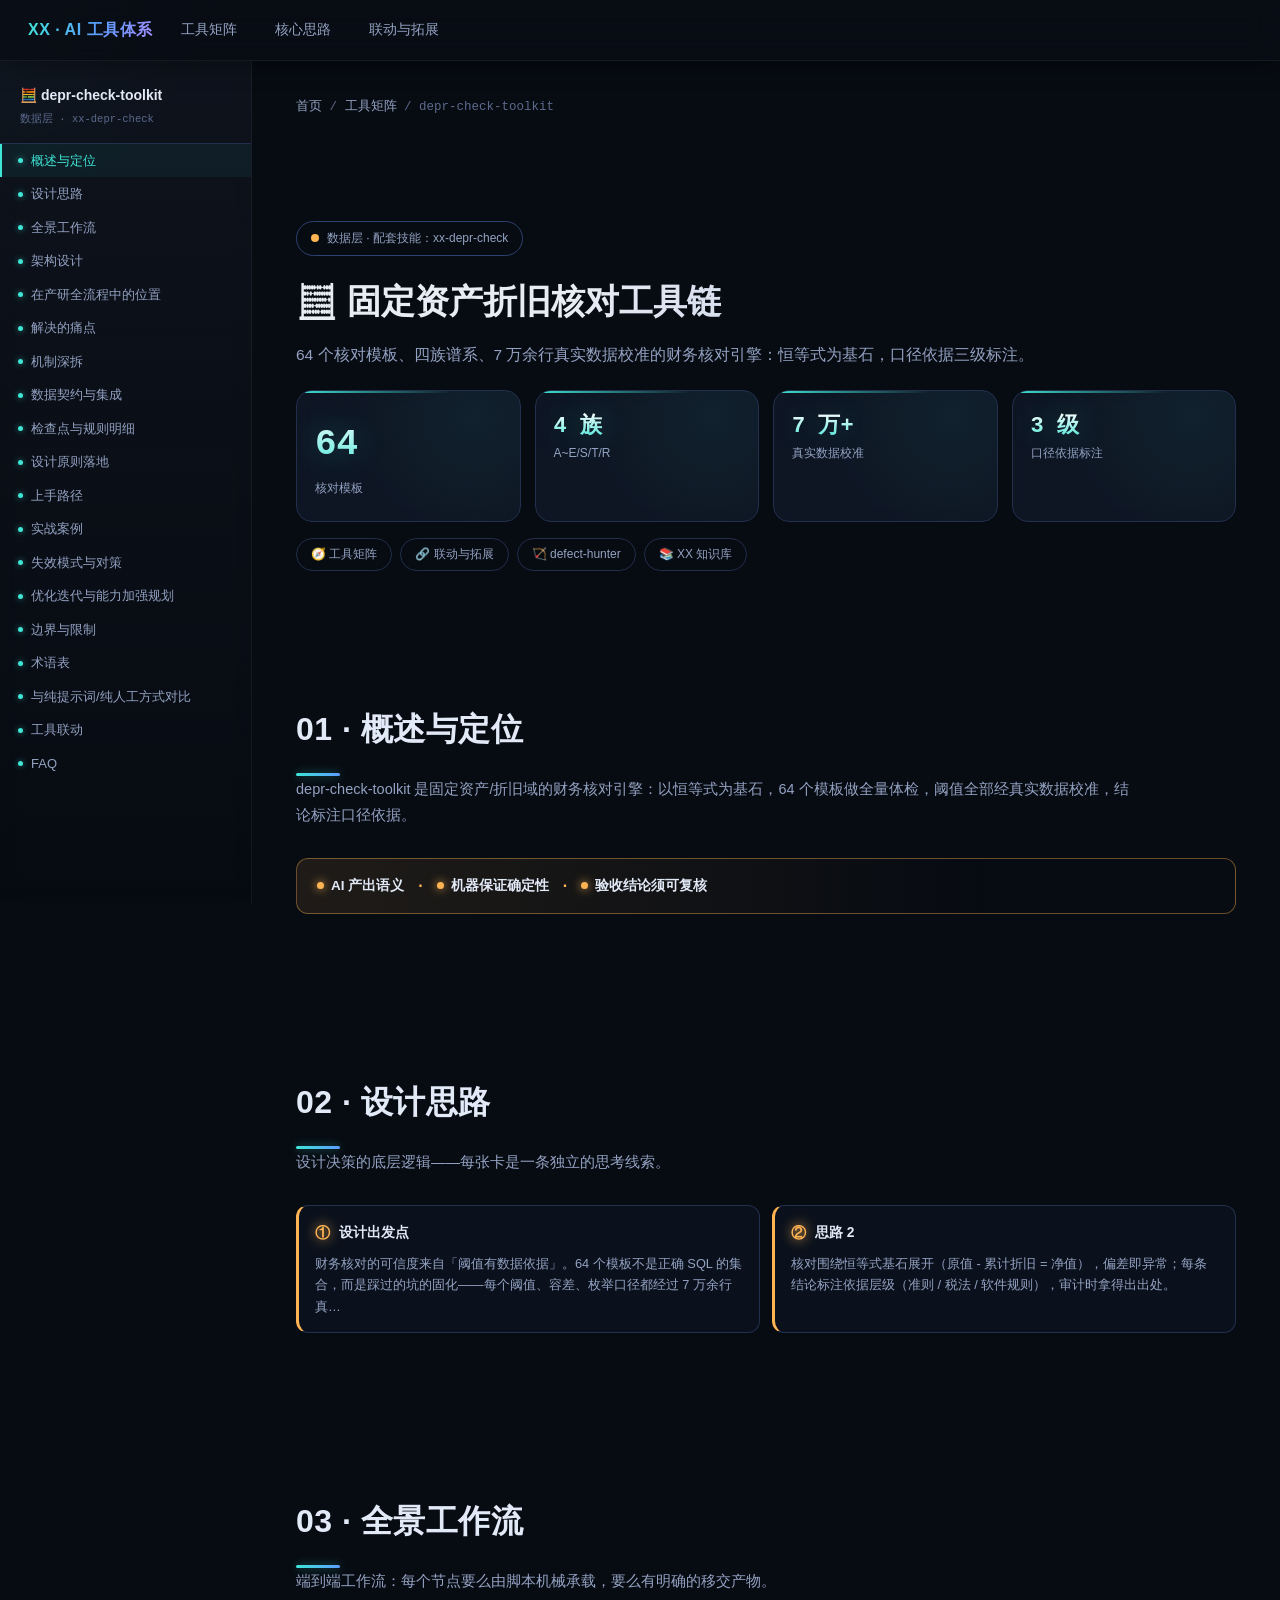
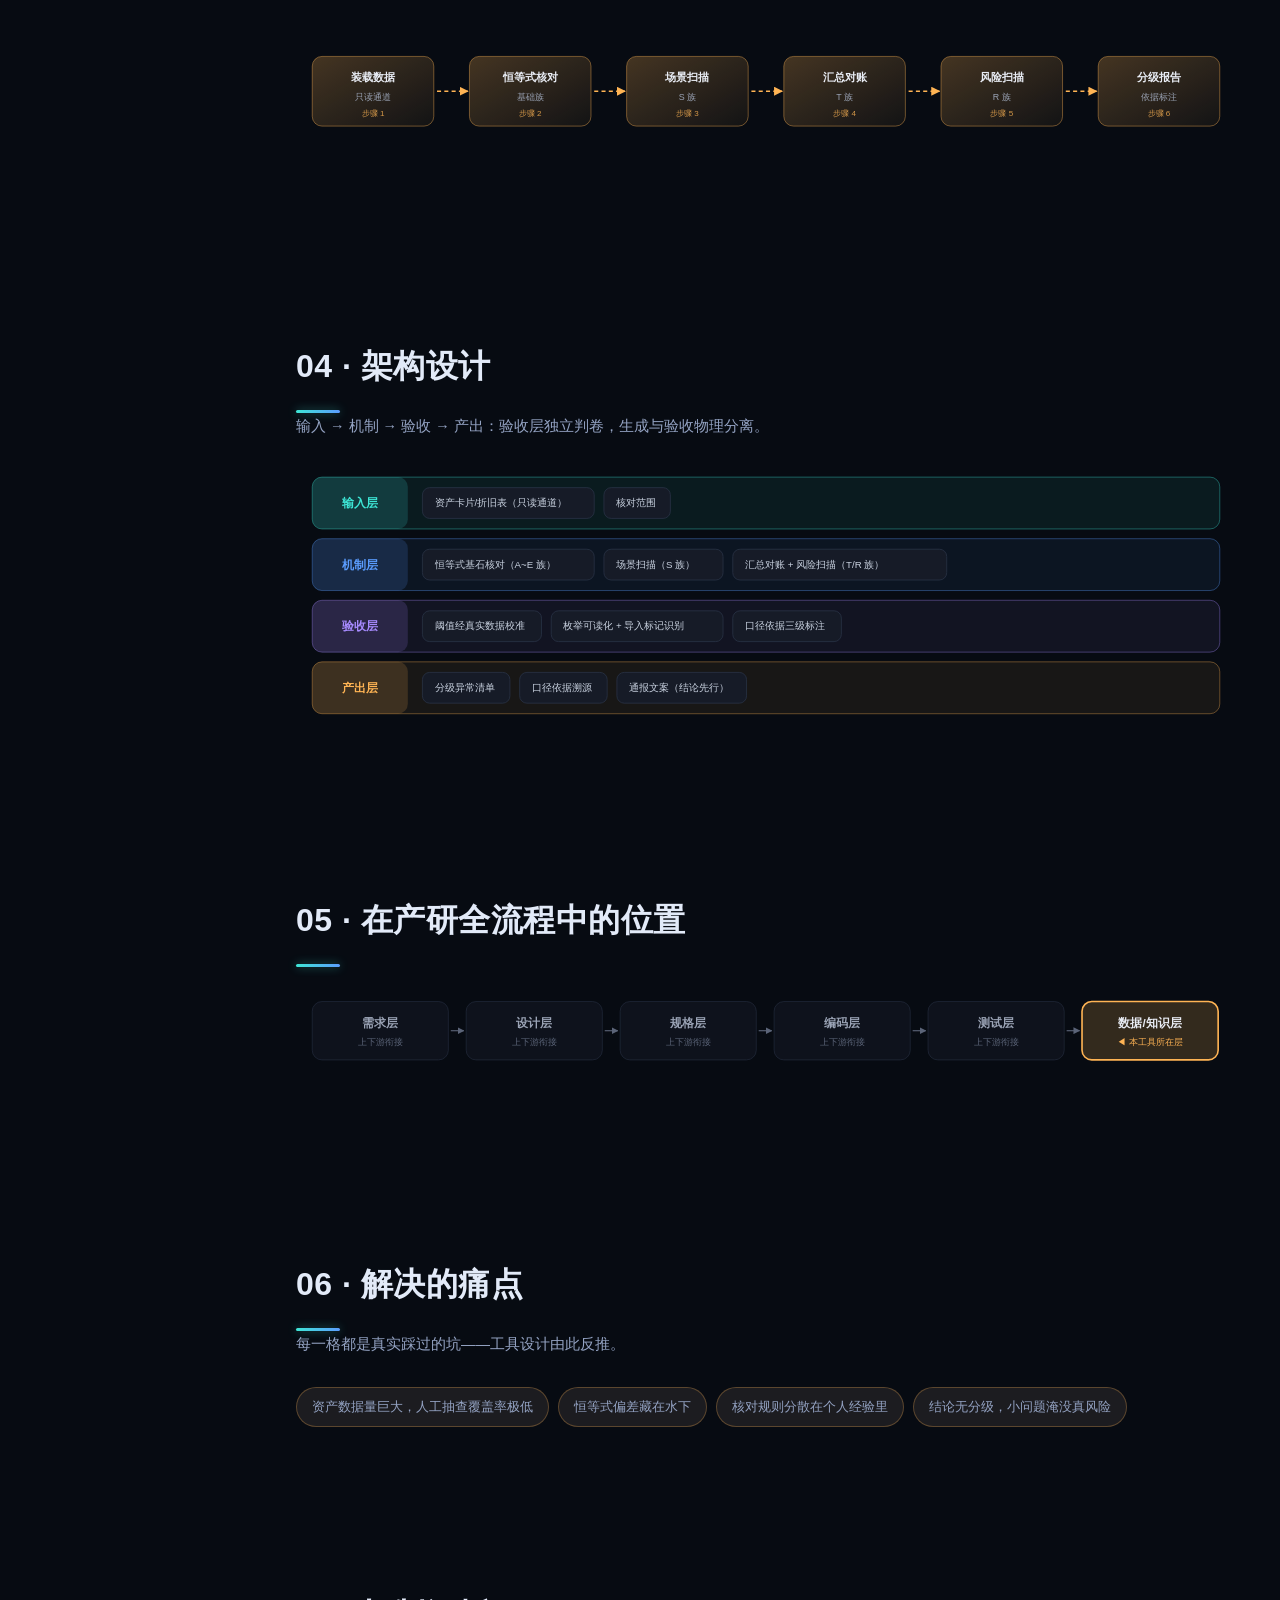
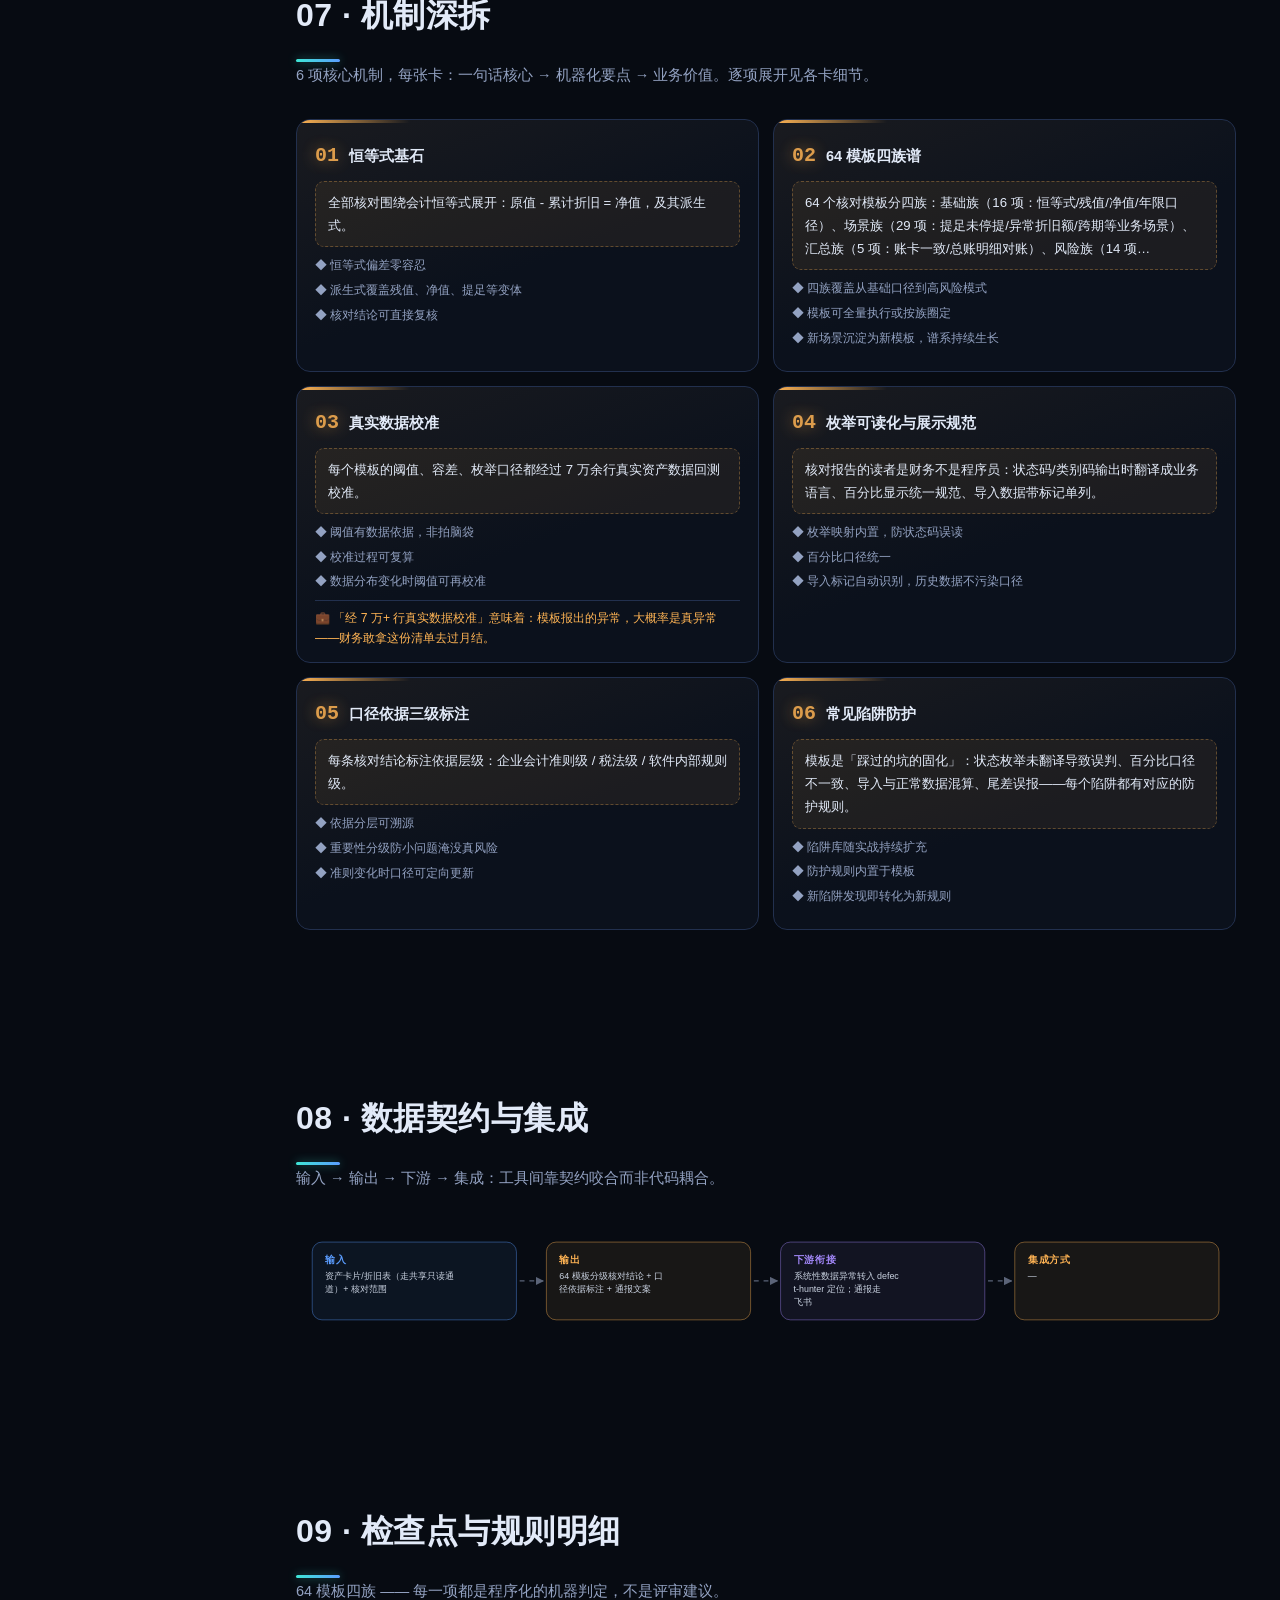
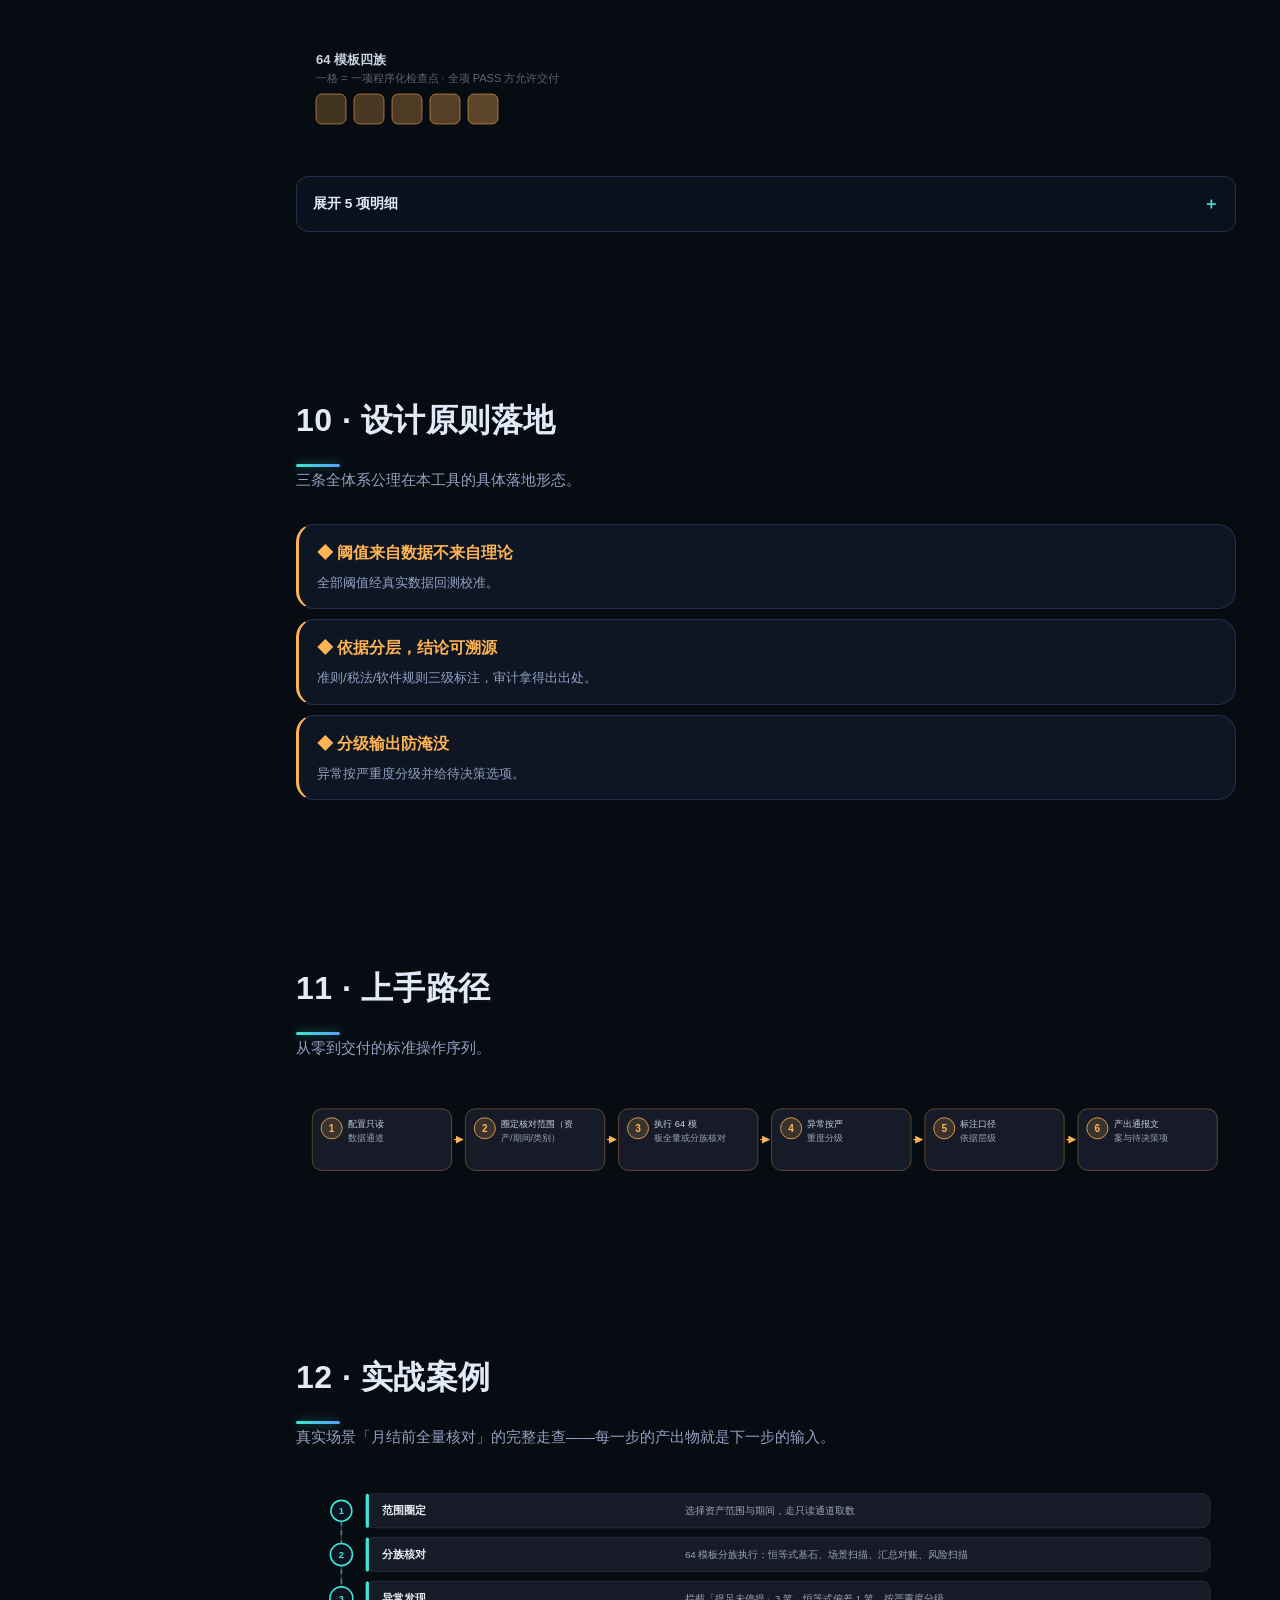
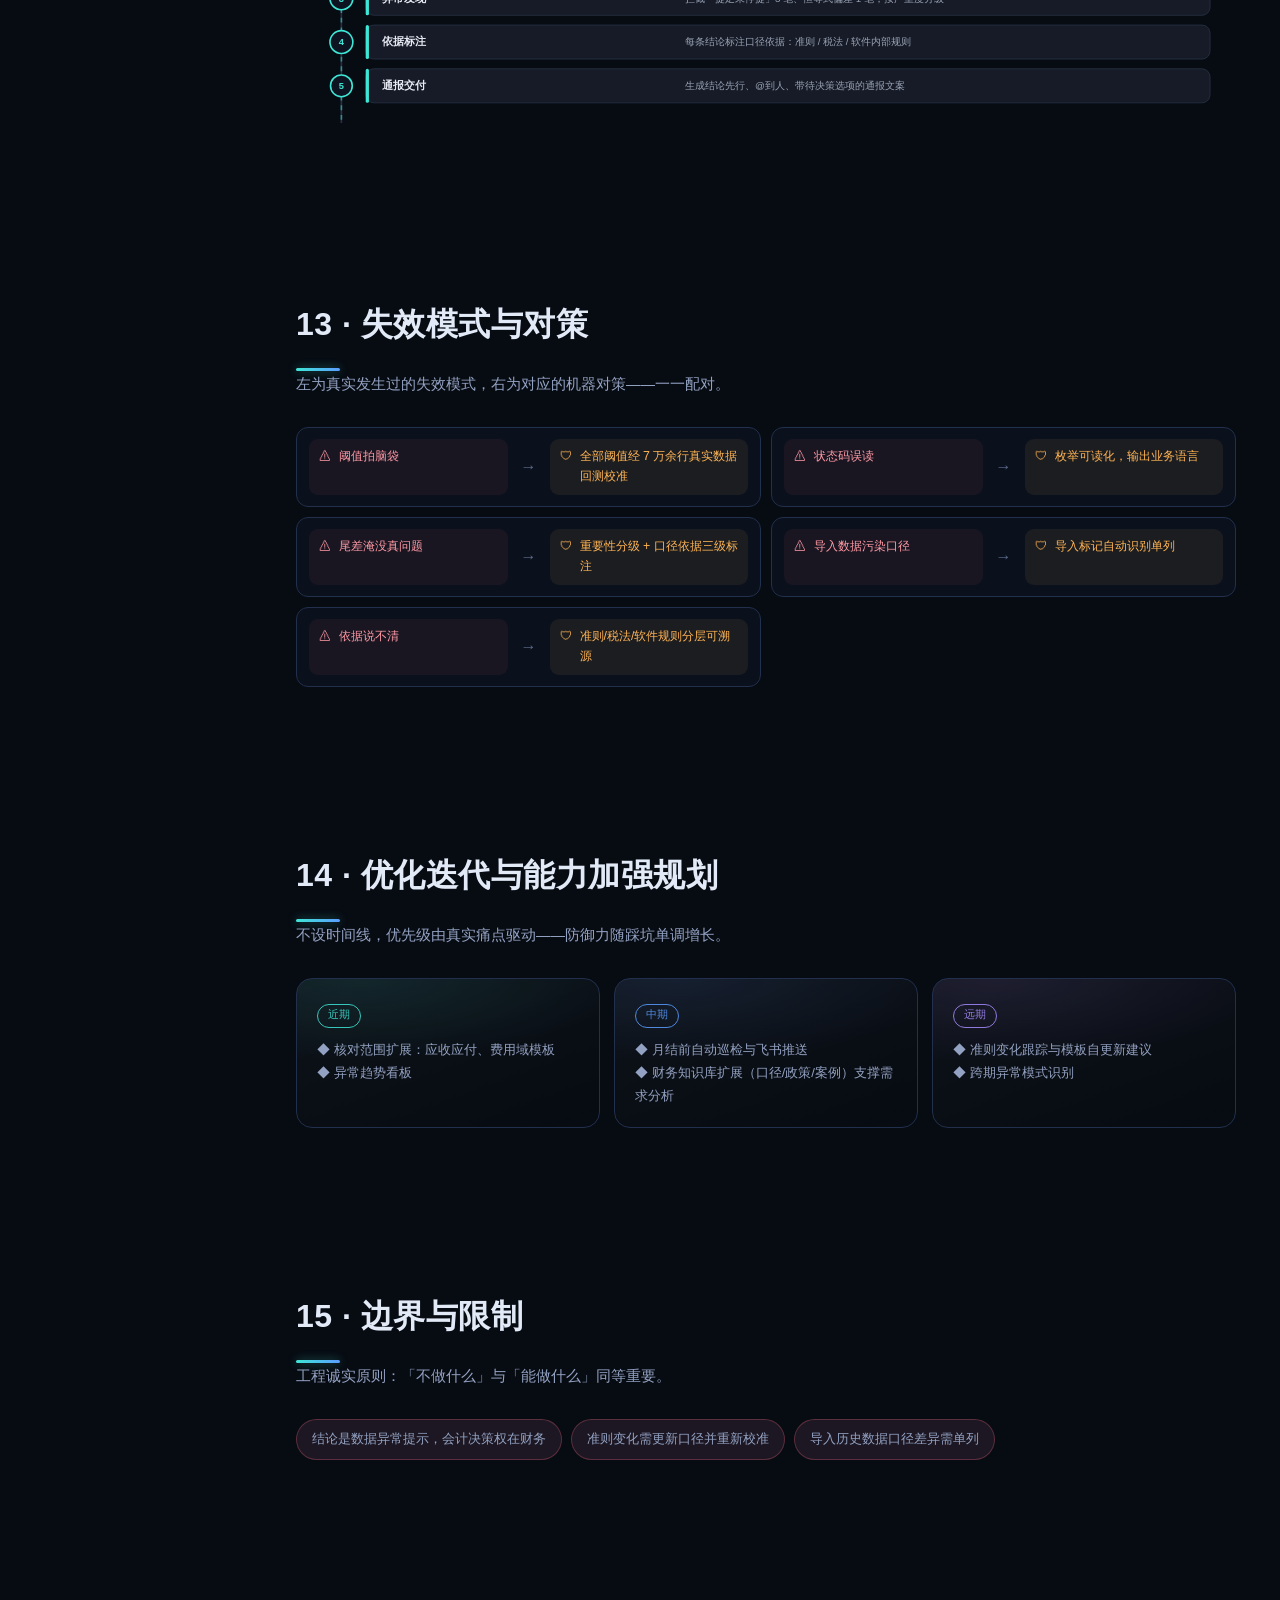
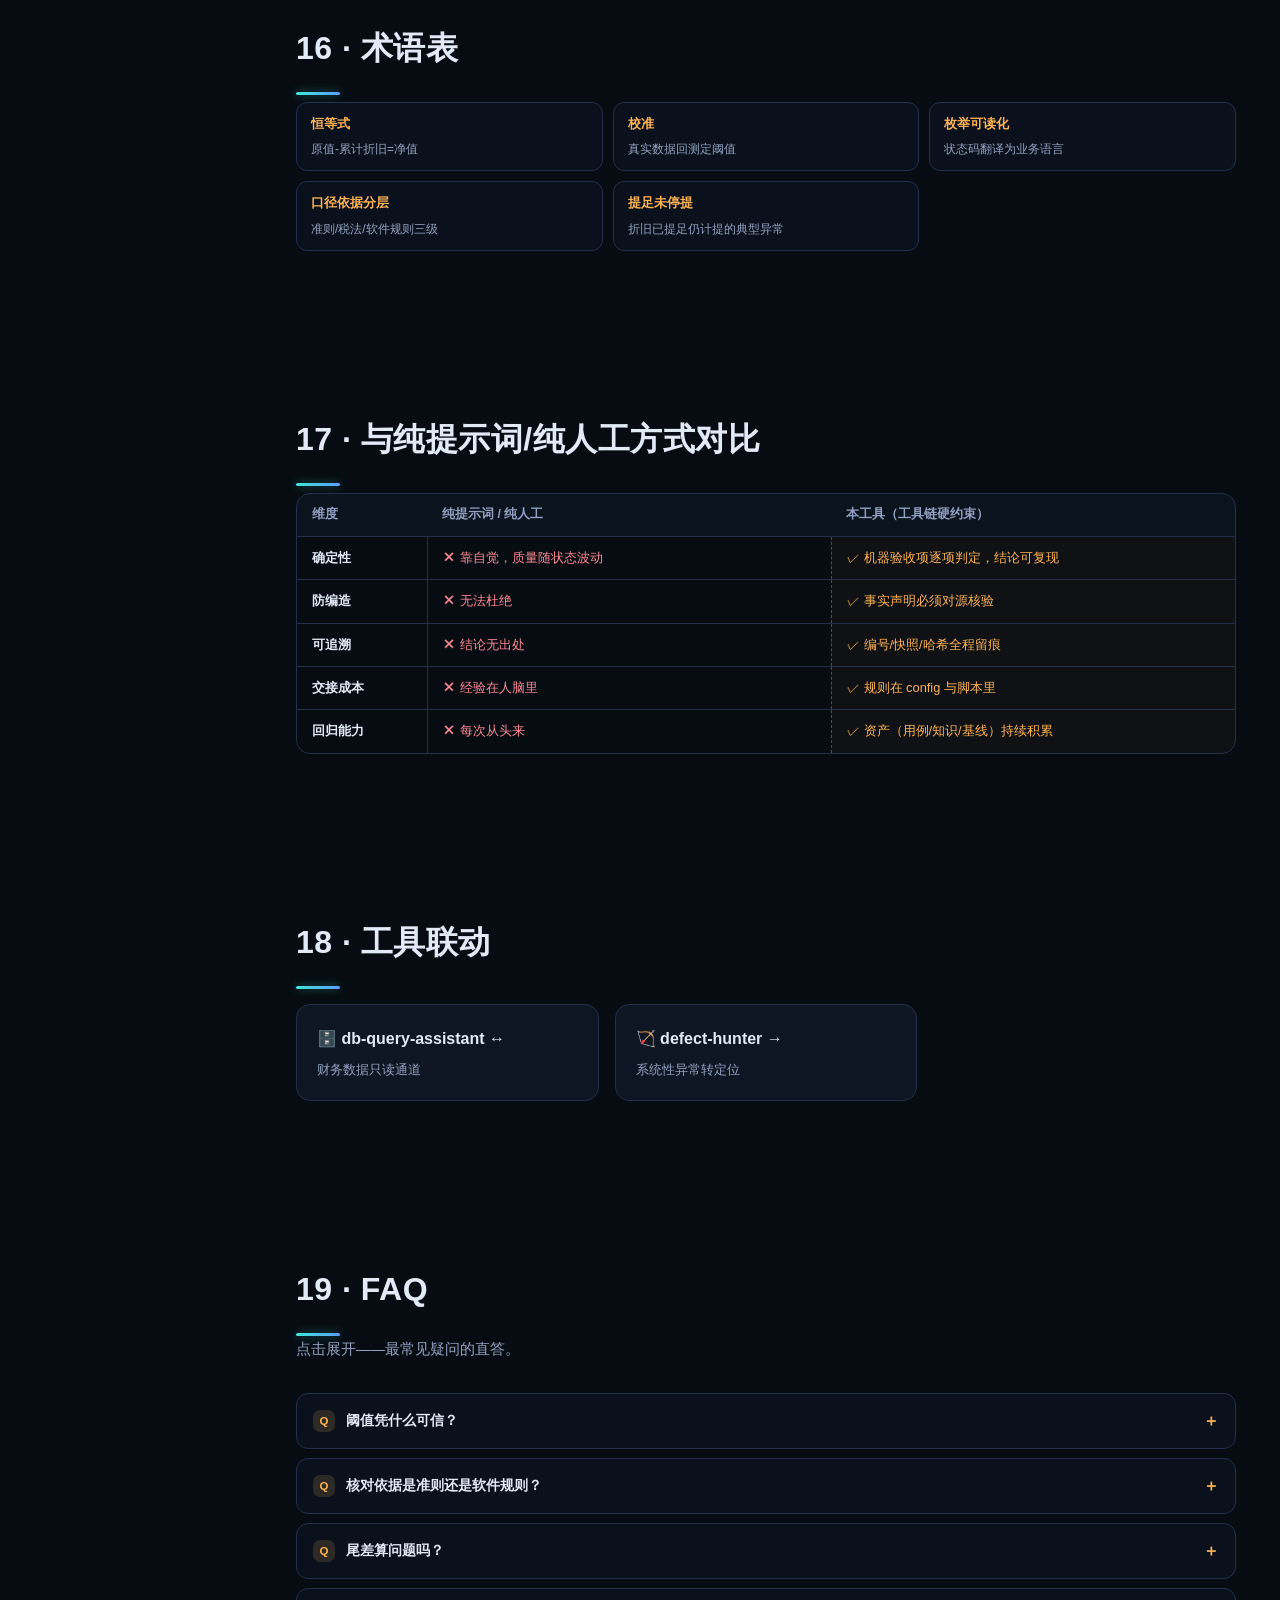
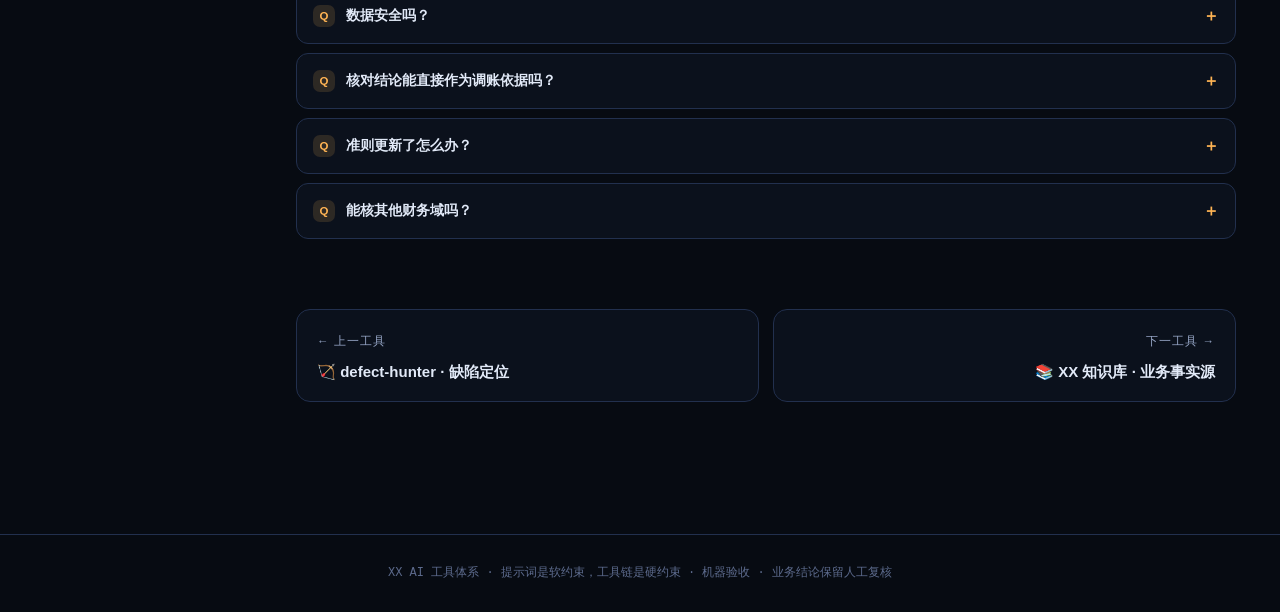
<file: ai-testing-efficiency-system/site/tools/depr-check-toolkit.html>
<!DOCTYPE html>
<html lang="zh-CN">
<head>
<meta charset="UTF-8">
<meta name="viewport" content="width=device-width, initial-scale=1.0">
<title>固定资产折旧核对工具链 · XX AI 工具体系</title>
<link rel="stylesheet" href="../assets/site.css">
</head>
<body>
<div id="progress"></div>
<div id="cursorGlow"></div>
<nav class="topnav"><a class="brand" href="../index.html">XX · AI 工具体系</a><a class="nl" href="../index.html#matrix">工具矩阵</a><a class="nl" href="../index.html">核心思路</a><a class="nl" href="../linkage.html">联动与拓展</a></nav>
<div class="layout">
<nav class="sidenav"><div class="slogo">🧮 depr-check-toolkit<div class="sub">数据层 · xx-depr-check</div></div><a href="#s1"><span class="ndot"></span>概述与定位</a><a href="#s2"><span class="ndot"></span>设计思路</a><a href="#s3"><span class="ndot"></span>全景工作流</a><a href="#s4"><span class="ndot"></span>架构设计</a><a href="#s5"><span class="ndot"></span>在产研全流程中的位置</a><a href="#s6"><span class="ndot"></span>解决的痛点</a><a href="#s7"><span class="ndot"></span>机制深拆</a><a href="#s8"><span class="ndot"></span>数据契约与集成</a><a href="#s9"><span class="ndot"></span>检查点与规则明细</a><a href="#s10"><span class="ndot"></span>设计原则落地</a><a href="#s11"><span class="ndot"></span>上手路径</a><a href="#s12"><span class="ndot"></span>实战案例</a><a href="#s13"><span class="ndot"></span>失效模式与对策</a><a href="#s14"><span class="ndot"></span>优化迭代与能力加强规划</a><a href="#s15"><span class="ndot"></span>边界与限制</a><a href="#s16"><span class="ndot"></span>术语表</a><a href="#s17"><span class="ndot"></span>与纯提示词/纯人工方式对比</a><a href="#s18"><span class="ndot"></span>工具联动</a><a href="#s19"><span class="ndot"></span>FAQ</a></nav>
<main class="main">
<div class="crumbs"><a href="../index.html">首页</a> / <a href="../index.html#matrix">工具矩阵</a> / depr-check-toolkit</div><section class="reveal vis" style="margin:22px 0 40px"><div class="badge" style="display:inline-flex;align-items:center;gap:8px;border:1px solid var(--line2);border-radius:999px;padding:6px 14px;font-size:12px;color:var(--dim)"><span style="width:8px;height:8px;border-radius:50%;background:#ffb454;display:inline-block"></span>数据层 · 配套技能：xx-depr-check</div><h1 style="font-size:34px;font-weight:900;margin:16px 0 10px">🧮 固定资产折旧核对工具链</h1><p class="lead" style="color:var(--dim);font-size:15.5px;max-width:860px">64 个核对模板、四族谱系、7 万余行真实数据校准的财务核对引擎：恒等式为基石，口径依据三级标注。</p><div class="stats-row" style="margin-top:22px"><div class="stat-card"><div class="num" data-n="64">0</div><div class="lbl">核对模板</div></div><div class="stat-card"><div class="num" style="font-size:22px;line-height:1.25">4 族</div><div class="lbl">A~E/S/T/R</div></div><div class="stat-card"><div class="num" style="font-size:22px;line-height:1.25">7 万+</div><div class="lbl">真实数据校准</div></div><div class="stat-card"><div class="num" style="font-size:22px;line-height:1.25">3 级</div><div class="lbl">口径依据标注</div></div></div><div class="rel-chips"><a href="../index.html#matrix">🧭 工具矩阵</a><a href="../linkage.html">🔗 联动与拓展</a><a href="defect-hunter.html">🏹 defect-hunter</a><a href="xx-kb.html">📚 XX 知识库</a></div></section>
<section id="s1" class="reveal">
<h2 class="sec-title">01 · 概述与定位</h2>
<p class="sec-sub">depr-check-toolkit 是固定资产/折旧域的财务核对引擎：以恒等式为基石，64 个模板做全量体检，阈值全部经真实数据校准，结论标注口径依据。</p><div class="principle-strip" style="--cc:#ffb454"><span>AI 产出语义</span><i>·</i><span>机器保证确定性</span><i>·</i><span>验收结论须可复核</span></div>
</section>
<section id="s2" class="reveal">
<h2 class="sec-title">02 · 设计思路</h2>
<p class="sec-sub">设计决策的底层逻辑——每张卡是一条独立的思考线索。</p><div class="think-grid"><div class="think-card" style="--cc:#ffb454"><div class="tk-h"><span class="tk-i">①</span>设计出发点</div><div class="tk-b">财务核对的可信度来自「阈值有数据依据」。64 个模板不是正确 SQL 的集合，而是踩过的坑的固化——每个阈值、容差、枚举口径都经过 7 万余行真…</div></div><div class="think-card" style="--cc:#ffb454"><div class="tk-h"><span class="tk-i">②</span>思路 2</div><div class="tk-b">核对围绕恒等式基石展开（原值 - 累计折旧 = 净值），偏差即异常；每条结论标注依据层级（准则 / 税法 / 软件规则），审计时拿得出出处。</div></div></div>
</section>
<section id="s3" class="reveal">
<h2 class="sec-title">03 · 全景工作流</h2>
<p class="sec-sub">端到端工作流：每个节点要么由脚本机械承载，要么有明确的移交产物。</p><svg viewBox="0 0 1160 190" style="width:100%;max-width:1160px;display:block;margin:14px 0" xmlns="http://www.w3.org/2000/svg"><defs><linearGradient id="depr-check-toolkit-pg" x1="0" y1="0" x2="1" y2="1"><stop offset="0" stop-color="#ffb454" stop-opacity=".25"/><stop offset="1" stop-color="#ffb454" stop-opacity=".05"/></linearGradient><marker id="depr-check-toolkit-ar" viewBox="0 0 10 10" refX="9" refY="5" markerWidth="7" markerHeight="7" orient="auto"><path d="M0 0L10 5L0 10z" fill="#ffb454"/></marker></defs><rect x="20" y="40" width="150" height="86" rx="12" fill="url(#depr-check-toolkit-pg)" stroke="#ffb454" stroke-opacity=".5"/><text x="95" y="70" text-anchor="middle" fill="#e8ecf4" font-size="14" font-weight="700">装载数据</text><text x="95" y="94" text-anchor="middle" fill="#9aa3b5" font-size="11">只读通道</text><text x="95" y="114" text-anchor="middle" fill="#ffb454" font-size="10" opacity=".8">步骤 1</text><line x1="174" y1="83" x2="212" y2="83" stroke="#ffb454" stroke-width="1.6" stroke-dasharray="5 4" marker-end="url(#depr-check-toolkit-ar)"/><rect x="214" y="40" width="150" height="86" rx="12" fill="url(#depr-check-toolkit-pg)" stroke="#ffb454" stroke-opacity=".5"/><text x="289" y="70" text-anchor="middle" fill="#e8ecf4" font-size="14" font-weight="700">恒等式核对</text><text x="289" y="94" text-anchor="middle" fill="#9aa3b5" font-size="11">基础族</text><text x="289" y="114" text-anchor="middle" fill="#ffb454" font-size="10" opacity=".8">步骤 2</text><line x1="368" y1="83" x2="406" y2="83" stroke="#ffb454" stroke-width="1.6" stroke-dasharray="5 4" marker-end="url(#depr-check-toolkit-ar)"/><rect x="408" y="40" width="150" height="86" rx="12" fill="url(#depr-check-toolkit-pg)" stroke="#ffb454" stroke-opacity=".5"/><text x="483" y="70" text-anchor="middle" fill="#e8ecf4" font-size="14" font-weight="700">场景扫描</text><text x="483" y="94" text-anchor="middle" fill="#9aa3b5" font-size="11">S 族</text><text x="483" y="114" text-anchor="middle" fill="#ffb454" font-size="10" opacity=".8">步骤 3</text><line x1="562" y1="83" x2="600" y2="83" stroke="#ffb454" stroke-width="1.6" stroke-dasharray="5 4" marker-end="url(#depr-check-toolkit-ar)"/><rect x="602" y="40" width="150" height="86" rx="12" fill="url(#depr-check-toolkit-pg)" stroke="#ffb454" stroke-opacity=".5"/><text x="677" y="70" text-anchor="middle" fill="#e8ecf4" font-size="14" font-weight="700">汇总对账</text><text x="677" y="94" text-anchor="middle" fill="#9aa3b5" font-size="11">T 族</text><text x="677" y="114" text-anchor="middle" fill="#ffb454" font-size="10" opacity=".8">步骤 4</text><line x1="756" y1="83" x2="794" y2="83" stroke="#ffb454" stroke-width="1.6" stroke-dasharray="5 4" marker-end="url(#depr-check-toolkit-ar)"/><rect x="796" y="40" width="150" height="86" rx="12" fill="url(#depr-check-toolkit-pg)" stroke="#ffb454" stroke-opacity=".5"/><text x="871" y="70" text-anchor="middle" fill="#e8ecf4" font-size="14" font-weight="700">风险扫描</text><text x="871" y="94" text-anchor="middle" fill="#9aa3b5" font-size="11">R 族</text><text x="871" y="114" text-anchor="middle" fill="#ffb454" font-size="10" opacity=".8">步骤 5</text><line x1="950" y1="83" x2="988" y2="83" stroke="#ffb454" stroke-width="1.6" stroke-dasharray="5 4" marker-end="url(#depr-check-toolkit-ar)"/><rect x="990" y="40" width="150" height="86" rx="12" fill="url(#depr-check-toolkit-pg)" stroke="#ffb454" stroke-opacity=".5"/><text x="1065" y="70" text-anchor="middle" fill="#e8ecf4" font-size="14" font-weight="700">分级报告</text><text x="1065" y="94" text-anchor="middle" fill="#9aa3b5" font-size="11">依据标注</text><text x="1065" y="114" text-anchor="middle" fill="#ffb454" font-size="10" opacity=".8">步骤 6</text></svg>
</section>
<section id="s4" class="reveal">
<h2 class="sec-title">04 · 架构设计</h2>
<p class="sec-sub">输入 → 机制 → 验收 → 产出：验收层独立判卷，生成与验收物理分离。</p><svg viewBox="0 0 1160 324" style="width:100%;max-width:1160px;display:block;margin:14px 0" xmlns="http://www.w3.org/2000/svg"><rect x="20" y="10" width="1120" height="64" rx="12" fill="#3ee6d6" fill-opacity=".07" stroke="#3ee6d6" stroke-opacity=".45"/><rect x="20" y="10" width="118" height="64" rx="12" fill="#3ee6d6" fill-opacity=".16"/><text x="79" y="47" text-anchor="middle" fill="#3ee6d6" font-size="14.5" font-weight="800">输入层</text><rect x="156" y="23" width="212" height="38" rx="9" fill="#161b27" stroke="#2a3346"/><text x="171" y="46" fill="#c9d2e0" font-size="12">资产卡片/折旧表（只读通道）</text><rect x="380" y="23" width="82" height="38" rx="9" fill="#161b27" stroke="#2a3346"/><text x="395" y="46" fill="#c9d2e0" font-size="12">核对范围</text><rect x="20" y="86" width="1120" height="64" rx="12" fill="#5b9dff" fill-opacity=".07" stroke="#5b9dff" stroke-opacity=".45"/><rect x="20" y="86" width="118" height="64" rx="12" fill="#5b9dff" fill-opacity=".16"/><text x="79" y="123" text-anchor="middle" fill="#5b9dff" font-size="14.5" font-weight="800">机制层</text><rect x="156" y="99" width="212" height="38" rx="9" fill="#161b27" stroke="#2a3346"/><text x="171" y="122" fill="#c9d2e0" font-size="12">恒等式基石核对（A~E 族）</text><rect x="380" y="99" width="147" height="38" rx="9" fill="#161b27" stroke="#2a3346"/><text x="395" y="122" fill="#c9d2e0" font-size="12">场景扫描（S 族）</text><rect x="539" y="99" width="264" height="38" rx="9" fill="#161b27" stroke="#2a3346"/><text x="554" y="122" fill="#c9d2e0" font-size="12">汇总对账 + 风险扫描（T/R 族）</text><rect x="20" y="162" width="1120" height="64" rx="12" fill="#a78bff" fill-opacity=".07" stroke="#a78bff" stroke-opacity=".45"/><rect x="20" y="162" width="118" height="64" rx="12" fill="#a78bff" fill-opacity=".16"/><text x="79" y="199" text-anchor="middle" fill="#a78bff" font-size="14.5" font-weight="800">验收层</text><rect x="156" y="175" width="147" height="38" rx="9" fill="#161b27" stroke="#2a3346"/><text x="171" y="198" fill="#c9d2e0" font-size="12">阈值经真实数据校准</text><rect x="315" y="175" width="212" height="38" rx="9" fill="#161b27" stroke="#2a3346"/><text x="330" y="198" fill="#c9d2e0" font-size="12">枚举可读化 + 导入标记识别</text><rect x="539" y="175" width="134" height="38" rx="9" fill="#161b27" stroke="#2a3346"/><text x="554" y="198" fill="#c9d2e0" font-size="12">口径依据三级标注</text><rect x="20" y="238" width="1120" height="64" rx="12" fill="#ffb454" fill-opacity=".07" stroke="#ffb454" stroke-opacity=".45"/><rect x="20" y="238" width="118" height="64" rx="12" fill="#ffb454" fill-opacity=".16"/><text x="79" y="275" text-anchor="middle" fill="#ffb454" font-size="14.5" font-weight="800">产出层</text><rect x="156" y="251" width="108" height="38" rx="9" fill="#161b27" stroke="#2a3346"/><text x="171" y="274" fill="#c9d2e0" font-size="12">分级异常清单</text><rect x="276" y="251" width="108" height="38" rx="9" fill="#161b27" stroke="#2a3346"/><text x="291" y="274" fill="#c9d2e0" font-size="12">口径依据溯源</text><rect x="396" y="251" width="160" height="38" rx="9" fill="#161b27" stroke="#2a3346"/><text x="411" y="274" fill="#c9d2e0" font-size="12">通报文案（结论先行）</text></svg>
</section>
<section id="s5" class="reveal">
<h2 class="sec-title">05 · 在产研全流程中的位置</h2>
<svg viewBox="0 0 1160 150" style="width:100%;max-width:1160px;display:block;margin:14px 0" xmlns="http://www.w3.org/2000/svg"><defs><marker id="depr-check-toolkit-ps" viewBox="0 0 10 10" refX="9" refY="5" markerWidth="6" markerHeight="6" orient="auto"><path d="M0 0L10 5L0 10z" fill="#5b6478"/></marker></defs><rect x="20" y="34" width="168" height="72" rx="12" fill="#161b27" fill-opacity=".5" stroke="#2a3346" stroke-opacity=".7" stroke-width="1"/><text x="104" y="66" text-anchor="middle" fill="#9aa3b5" font-size="14.5" font-weight="600">需求层</text><text x="104" y="88" text-anchor="middle" fill="#5b6478" font-size="11">上下游衔接</text><line x1="191" y1="70" x2="207" y2="70" stroke="#5b6478" stroke-width="1.4" marker-end="url(#depr-check-toolkit-ps)"/><rect x="210" y="34" width="168" height="72" rx="12" fill="#161b27" fill-opacity=".5" stroke="#2a3346" stroke-opacity=".7" stroke-width="1"/><text x="294" y="66" text-anchor="middle" fill="#9aa3b5" font-size="14.5" font-weight="600">设计层</text><text x="294" y="88" text-anchor="middle" fill="#5b6478" font-size="11">上下游衔接</text><line x1="381" y1="70" x2="397" y2="70" stroke="#5b6478" stroke-width="1.4" marker-end="url(#depr-check-toolkit-ps)"/><rect x="400" y="34" width="168" height="72" rx="12" fill="#161b27" fill-opacity=".5" stroke="#2a3346" stroke-opacity=".7" stroke-width="1"/><text x="484" y="66" text-anchor="middle" fill="#9aa3b5" font-size="14.5" font-weight="600">规格层</text><text x="484" y="88" text-anchor="middle" fill="#5b6478" font-size="11">上下游衔接</text><line x1="571" y1="70" x2="587" y2="70" stroke="#5b6478" stroke-width="1.4" marker-end="url(#depr-check-toolkit-ps)"/><rect x="590" y="34" width="168" height="72" rx="12" fill="#161b27" fill-opacity=".5" stroke="#2a3346" stroke-opacity=".7" stroke-width="1"/><text x="674" y="66" text-anchor="middle" fill="#9aa3b5" font-size="14.5" font-weight="600">编码层</text><text x="674" y="88" text-anchor="middle" fill="#5b6478" font-size="11">上下游衔接</text><line x1="761" y1="70" x2="777" y2="70" stroke="#5b6478" stroke-width="1.4" marker-end="url(#depr-check-toolkit-ps)"/><rect x="780" y="34" width="168" height="72" rx="12" fill="#161b27" fill-opacity=".5" stroke="#2a3346" stroke-opacity=".7" stroke-width="1"/><text x="864" y="66" text-anchor="middle" fill="#9aa3b5" font-size="14.5" font-weight="600">测试层</text><text x="864" y="88" text-anchor="middle" fill="#5b6478" font-size="11">上下游衔接</text><line x1="951" y1="70" x2="967" y2="70" stroke="#5b6478" stroke-width="1.4" marker-end="url(#depr-check-toolkit-ps)"/><rect x="970" y="34" width="168" height="72" rx="12" fill="#ffb454" fill-opacity=".18" stroke="#ffb454" stroke-opacity="1" stroke-width="2"/><text x="1054" y="66" text-anchor="middle" fill="#e8ecf4" font-size="14.5" font-weight="800">数据/知识层</text><text x="1054" y="88" text-anchor="middle" fill="#ffb454" font-size="11">◀ 本工具所在层</text></svg>
</section>
<section id="s6" class="reveal">
<h2 class="sec-title">06 · 解决的痛点</h2>
<p class="sec-sub">每一格都是真实踩过的坑——工具设计由此反推。</p><div class="chips"><span class="chip" style="--cc:#ffb454">资产数据量巨大，人工抽查覆盖率极低</span><span class="chip" style="--cc:#ffb454">恒等式偏差藏在水下</span><span class="chip" style="--cc:#ffb454">核对规则分散在个人经验里</span><span class="chip" style="--cc:#ffb454">结论无分级，小问题淹没真风险</span></div>
</section>
<section id="s7" class="reveal">
<h2 class="sec-title">07 · 机制深拆</h2>
<p class="sec-sub">6 项核心机制，每张卡：一句话核心 → 机器化要点 → 业务价值。逐项展开见各卡细节。</p><div class="mech-grid"><div class="mech-card" style="--cc:#ffb454"><div class="mc-h"><span class="mc-n">01</span><span class="mc-t">恒等式基石</span></div><div class="mc-core">全部核对围绕会计恒等式展开：原值 - 累计折旧 = 净值，及其派生式。</div><div class="mc-pts"><span class="mc-p">◆ 恒等式偏差零容忍</span><span class="mc-p">◆ 派生式覆盖残值、净值、提足等变体</span><span class="mc-p">◆ 核对结论可直接复核</span></div></div><div class="mech-card" style="--cc:#ffb454"><div class="mc-h"><span class="mc-n">02</span><span class="mc-t">64 模板四族谱</span></div><div class="mc-core">64 个核对模板分四族：基础族（16 项：恒等式/残值/净值/年限口径）、场景族（29 项：提足未停提/异常折旧额/跨期等业务场景）、汇总族（5 项：账卡一致/总账明细对账）、风险族（14 项…</div><div class="mc-pts"><span class="mc-p">◆ 四族覆盖从基础口径到高风险模式</span><span class="mc-p">◆ 模板可全量执行或按族圈定</span><span class="mc-p">◆ 新场景沉淀为新模板，谱系持续生长</span></div></div><div class="mech-card" style="--cc:#ffb454"><div class="mc-h"><span class="mc-n">03</span><span class="mc-t">真实数据校准</span></div><div class="mc-core">每个模板的阈值、容差、枚举口径都经过 7 万余行真实资产数据回测校准。</div><div class="mc-pts"><span class="mc-p">◆ 阈值有数据依据，非拍脑袋</span><span class="mc-p">◆ 校准过程可复算</span><span class="mc-p">◆ 数据分布变化时阈值可再校准</span></div><div class="mc-biz">💼 「经 7 万+ 行真实数据校准」意味着：模板报出的异常，大概率是真异常——财务敢拿这份清单去过月结。</div></div><div class="mech-card" style="--cc:#ffb454"><div class="mc-h"><span class="mc-n">04</span><span class="mc-t">枚举可读化与展示规范</span></div><div class="mc-core">核对报告的读者是财务不是程序员：状态码/类别码输出时翻译成业务语言、百分比显示统一规范、导入数据带标记单列。</div><div class="mc-pts"><span class="mc-p">◆ 枚举映射内置，防状态码误读</span><span class="mc-p">◆ 百分比口径统一</span><span class="mc-p">◆ 导入标记自动识别，历史数据不污染口径</span></div></div><div class="mech-card" style="--cc:#ffb454"><div class="mc-h"><span class="mc-n">05</span><span class="mc-t">口径依据三级标注</span></div><div class="mc-core">每条核对结论标注依据层级：企业会计准则级 / 税法级 / 软件内部规则级。</div><div class="mc-pts"><span class="mc-p">◆ 依据分层可溯源</span><span class="mc-p">◆ 重要性分级防小问题淹没真风险</span><span class="mc-p">◆ 准则变化时口径可定向更新</span></div></div><div class="mech-card" style="--cc:#ffb454"><div class="mc-h"><span class="mc-n">06</span><span class="mc-t">常见陷阱防护</span></div><div class="mc-core">模板是「踩过的坑的固化」：状态枚举未翻译导致误判、百分比口径不一致、导入与正常数据混算、尾差误报——每个陷阱都有对应的防护规则。</div><div class="mc-pts"><span class="mc-p">◆ 陷阱库随实战持续扩充</span><span class="mc-p">◆ 防护规则内置于模板</span><span class="mc-p">◆ 新陷阱发现即转化为新规则</span></div></div></div>
</section>
<section id="s8" class="reveal">
<h2 class="sec-title">08 · 数据契约与集成</h2>
<p class="sec-sub">输入 → 输出 → 下游 → 集成：工具间靠契约咬合而非代码耦合。</p><svg viewBox="0 0 1160 150" style="width:100%;max-width:1160px;display:block;margin:14px 0" xmlns="http://www.w3.org/2000/svg"><defs><marker id="depr-check-toolkit-io" viewBox="0 0 10 10" refX="9" refY="5" markerWidth="7" markerHeight="7" orient="auto"><path d="M0 0L10 5L0 10z" fill="#5b6478"/></marker></defs><rect x="20" y="26" width="252" height="96" rx="12" fill="#5b9dff" fill-opacity=".07" stroke="#5b9dff" stroke-opacity=".5"/><text x="36" y="52" fill="#5b9dff" font-size="12" font-weight="800" letter-spacing="1">输入</text><text x="36" y="72" fill="#c9d2e0" font-size="11">资产卡片/折旧表（走共享只读通</text><text x="36" y="88" fill="#c9d2e0" font-size="11">道）+ 核对范围</text><line x1="276" y1="74" x2="305" y2="74" stroke="#5b6478" stroke-width="1.5" stroke-dasharray="5 4" class="flowline" marker-end="url(#depr-check-toolkit-io)"/><rect x="309" y="26" width="252" height="96" rx="12" fill="#ffb454" fill-opacity=".07" stroke="#ffb454" stroke-opacity=".5"/><text x="325" y="52" fill="#ffb454" font-size="12" font-weight="800" letter-spacing="1">输出</text><text x="325" y="72" fill="#c9d2e0" font-size="11">64 模板分级核对结论 + 口</text><text x="325" y="88" fill="#c9d2e0" font-size="11">径依据标注 + 通报文案</text><line x1="565" y1="74" x2="594" y2="74" stroke="#5b6478" stroke-width="1.5" stroke-dasharray="5 4" class="flowline" marker-end="url(#depr-check-toolkit-io)"/><rect x="598" y="26" width="252" height="96" rx="12" fill="#a78bff" fill-opacity=".07" stroke="#a78bff" stroke-opacity=".5"/><text x="614" y="52" fill="#a78bff" font-size="12" font-weight="800" letter-spacing="1">下游衔接</text><text x="614" y="72" fill="#c9d2e0" font-size="11">系统性数据异常转入 defec</text><text x="614" y="88" fill="#c9d2e0" font-size="11">t-hunter 定位；通报走</text><text x="614" y="104" fill="#c9d2e0" font-size="11">飞书</text><line x1="854" y1="74" x2="883" y2="74" stroke="#5b6478" stroke-width="1.5" stroke-dasharray="5 4" class="flowline" marker-end="url(#depr-check-toolkit-io)"/><rect x="887" y="26" width="252" height="96" rx="12" fill="#ffb454" fill-opacity=".07" stroke="#ffb454" stroke-opacity=".5"/><text x="903" y="52" fill="#ffb454" font-size="12" font-weight="800" letter-spacing="1">集成方式</text><text x="903" y="72" fill="#c9d2e0" font-size="11">—</text></svg>
</section>
<section id="s9" class="reveal">
<h2 class="sec-title">09 · 检查点与规则明细</h2>
<p class="sec-sub">64 模板四族 —— 每一项都是程序化的机器判定，不是评审建议。</p><svg viewBox="0 0 572 128" style="width:100%;max-width:572px;display:block;margin:14px 0" xmlns="http://www.w3.org/2000/svg"><g font-family="inherit"><text x="20" y="30" fill="#c9d2e0" font-size="13" font-weight="800">64 模板四族</text><text x="20" y="48" fill="#5b6478" font-size="11">一格 = 一项程序化检查点 · 全项 PASS 方允许交付</text><rect x="20" y="60" width="30" height="30" rx="6" fill="#ffb454" fill-opacity=".18" stroke="#ffb454" stroke-opacity=".55"><animate attributeName="fill-opacity" values=".18;.4;.18" dur="3s" begin="0.00s" repeatCount="indefinite"/></rect><rect x="58" y="60" width="30" height="30" rx="6" fill="#ffb454" fill-opacity=".18" stroke="#ffb454" stroke-opacity=".55"><animate attributeName="fill-opacity" values=".18;.4;.18" dur="3s" begin="0.18s" repeatCount="indefinite"/></rect><rect x="96" y="60" width="30" height="30" rx="6" fill="#ffb454" fill-opacity=".18" stroke="#ffb454" stroke-opacity=".55"><animate attributeName="fill-opacity" values=".18;.4;.18" dur="3s" begin="0.36s" repeatCount="indefinite"/></rect><rect x="134" y="60" width="30" height="30" rx="6" fill="#ffb454" fill-opacity=".18" stroke="#ffb454" stroke-opacity=".55"><animate attributeName="fill-opacity" values=".18;.4;.18" dur="3s" begin="0.54s" repeatCount="indefinite"/></rect><rect x="172" y="60" width="30" height="30" rx="6" fill="#ffb454" fill-opacity=".18" stroke="#ffb454" stroke-opacity=".55"><animate attributeName="fill-opacity" values=".18;.4;.18" dur="3s" begin="0.72s" repeatCount="indefinite"/></rect></g></svg><details class="fq"><summary>展开 5 项明细</summary><div style="display:grid;grid-template-columns:repeat(auto-fill,minmax(280px,1fr));gap:8px;margin-top:12px"><div style="background:var(--bg2);border:1px solid var(--line);border-radius:9px;padding:8px 12px;font-size:12.4px;color:var(--dim)">基础族 16 项：恒等式/残值/净值/年限口径</div><div style="background:var(--bg2);border:1px solid var(--line);border-radius:9px;padding:8px 12px;font-size:12.4px;color:var(--dim)">场景族 29 项：提足未停提/异常折旧/跨期</div><div style="background:var(--bg2);border:1px solid var(--line);border-radius:9px;padding:8px 12px;font-size:12.4px;color:var(--dim)">汇总族 5 项：账卡一致/总账明细对账</div><div style="background:var(--bg2);border:1px solid var(--line);border-radius:9px;padding:8px 12px;font-size:12.4px;color:var(--dim)">风险族 14 项：负净值/超额折旧/口径突变</div><div style="background:var(--bg2);border:1px solid var(--line);border-radius:9px;padding:8px 12px;font-size:12.4px;color:var(--dim)">全部阈值经 7 万余行真实数据校准</div></div></details>
</section>
<section id="s10" class="reveal">
<h2 class="sec-title">10 · 设计原则落地</h2>
<p class="sec-sub">三条全体系公理在本工具的具体落地形态。</p><div class="card pcard" style="padding:14px 18px;margin:10px 0;--cc:#ffb454"><div style="font-weight:700;color:#ffb454;margin-bottom:5px">◆ 阈值来自数据不来自理论</div><div style="color:var(--dim);font-size:13.2px;line-height:1.7">全部阈值经真实数据回测校准。</div></div><div class="card pcard" style="padding:14px 18px;margin:10px 0;--cc:#ffb454"><div style="font-weight:700;color:#ffb454;margin-bottom:5px">◆ 依据分层，结论可溯源</div><div style="color:var(--dim);font-size:13.2px;line-height:1.7">准则/税法/软件规则三级标注，审计拿得出出处。</div></div><div class="card pcard" style="padding:14px 18px;margin:10px 0;--cc:#ffb454"><div style="font-weight:700;color:#ffb454;margin-bottom:5px">◆ 分级输出防淹没</div><div style="color:var(--dim);font-size:13.2px;line-height:1.7">异常按严重度分级并给待决策选项。</div></div>
</section>
<section id="s11" class="reveal">
<h2 class="sec-title">11 · 上手路径</h2>
<p class="sec-sub">从零到交付的标准操作序列。</p><svg viewBox="0 0 1160 120" style="width:100%;max-width:1160px;display:block;margin:14px 0" xmlns="http://www.w3.org/2000/svg"><defs><marker id="depr-check-toolkit-st" viewBox="0 0 10 10" refX="9" refY="5" markerWidth="6.5" markerHeight="6.5" orient="auto"><path d="M0 0L10 5L0 10z" fill="#ffb454"/></marker></defs><rect x="20" y="22" width="172" height="76" rx="12" fill="#161b27" stroke="#ffb454" stroke-opacity=".4"/><circle cx="44" cy="46" r="13" fill="#ffb454" fill-opacity=".16" stroke="#ffb454"/><text x="44" y="51" text-anchor="middle" fill="#ffb454" font-size="12.5" font-weight="900">1</text><text x="64" y="44" fill="#c9d2e0" font-size="11.5">配置只读</text><text x="64" y="62" fill="#9aa3b5" font-size="11.5">数据通道</text><line x1="195" y1="60" x2="206" y2="60" stroke="#ffb454" stroke-width="1.5" class="flowline" marker-end="url(#depr-check-toolkit-st)"/><rect x="209" y="22" width="172" height="76" rx="12" fill="#161b27" stroke="#ffb454" stroke-opacity=".4"/><circle cx="233" cy="46" r="13" fill="#ffb454" fill-opacity=".16" stroke="#ffb454"/><text x="233" y="51" text-anchor="middle" fill="#ffb454" font-size="12.5" font-weight="900">2</text><text x="253" y="44" fill="#c9d2e0" font-size="11.5">圈定核对范围（资</text><text x="253" y="62" fill="#9aa3b5" font-size="11.5">产/期间/类别）</text><line x1="384" y1="60" x2="395" y2="60" stroke="#ffb454" stroke-width="1.5" class="flowline" marker-end="url(#depr-check-toolkit-st)"/><rect x="398" y="22" width="172" height="76" rx="12" fill="#161b27" stroke="#ffb454" stroke-opacity=".4"/><circle cx="422" cy="46" r="13" fill="#ffb454" fill-opacity=".16" stroke="#ffb454"/><text x="422" y="51" text-anchor="middle" fill="#ffb454" font-size="12.5" font-weight="900">3</text><text x="442" y="44" fill="#c9d2e0" font-size="11.5">执行 64 模</text><text x="442" y="62" fill="#9aa3b5" font-size="11.5">板全量或分族核对</text><line x1="573" y1="60" x2="584" y2="60" stroke="#ffb454" stroke-width="1.5" class="flowline" marker-end="url(#depr-check-toolkit-st)"/><rect x="587" y="22" width="172" height="76" rx="12" fill="#161b27" stroke="#ffb454" stroke-opacity=".4"/><circle cx="611" cy="46" r="13" fill="#ffb454" fill-opacity=".16" stroke="#ffb454"/><text x="611" y="51" text-anchor="middle" fill="#ffb454" font-size="12.5" font-weight="900">4</text><text x="631" y="44" fill="#c9d2e0" font-size="11.5">异常按严</text><text x="631" y="62" fill="#9aa3b5" font-size="11.5">重度分级</text><line x1="762" y1="60" x2="773" y2="60" stroke="#ffb454" stroke-width="1.5" class="flowline" marker-end="url(#depr-check-toolkit-st)"/><rect x="776" y="22" width="172" height="76" rx="12" fill="#161b27" stroke="#ffb454" stroke-opacity=".4"/><circle cx="800" cy="46" r="13" fill="#ffb454" fill-opacity=".16" stroke="#ffb454"/><text x="800" y="51" text-anchor="middle" fill="#ffb454" font-size="12.5" font-weight="900">5</text><text x="820" y="44" fill="#c9d2e0" font-size="11.5">标注口径</text><text x="820" y="62" fill="#9aa3b5" font-size="11.5">依据层级</text><line x1="951" y1="60" x2="962" y2="60" stroke="#ffb454" stroke-width="1.5" class="flowline" marker-end="url(#depr-check-toolkit-st)"/><rect x="965" y="22" width="172" height="76" rx="12" fill="#161b27" stroke="#ffb454" stroke-opacity=".4"/><circle cx="989" cy="46" r="13" fill="#ffb454" fill-opacity=".16" stroke="#ffb454"/><text x="989" y="51" text-anchor="middle" fill="#ffb454" font-size="12.5" font-weight="900">6</text><text x="1009" y="44" fill="#c9d2e0" font-size="11.5">产出通报文</text><text x="1009" y="62" fill="#9aa3b5" font-size="11.5">案与待决策项</text></svg>
</section>
<section id="s12" class="reveal">
<h2 class="sec-title">12 · 实战案例</h2>
<p class="sec-sub">真实场景「月结前全量核对」的完整走查——每一步的产出物就是下一步的输入。</p><svg viewBox="0 0 1160 316" style="width:100%;max-width:1160px;display:block;margin:14px 0" xmlns="http://www.w3.org/2000/svg"><g font-family="inherit"><line x1="56" y1="26" x2="56" y2="300" stroke="#2a3346" stroke-width="2"/><line x1="56" y1="26" x2="56" y2="300" stroke="#3ee6d6" stroke-width="2" stroke-dasharray="10 14" opacity=".5" class="flowline"/><circle cx="56" cy="38" r="12" fill="#0d1320" stroke="#3ee6d6" stroke-width="2"><animate attributeName="r" values="12;14.5;12" dur="2.8s" begin="0.3s" repeatCount="indefinite"/></circle><text x="56" y="42" text-anchor="middle" fill="#3ee6d6" font-size="11.5" font-weight="900">1</text><rect x="86" y="17" width="1042" height="42" rx="10" fill="#161b27" stroke="#2a3346"/><rect x="86" y="17" width="4" height="42" rx="2" fill="#3ee6d6"/><text x="106" y="42" fill="#e8ecf4" font-size="13" font-weight="800">范围圈定</text><text x="480" y="42" fill="#9aa3b5" font-size="12">选择资产范围与期间，走只读通道取数</text><circle cx="56" cy="92" r="12" fill="#0d1320" stroke="#3ee6d6" stroke-width="2"><animate attributeName="r" values="12;14.5;12" dur="2.8s" begin="0.7s" repeatCount="indefinite"/></circle><text x="56" y="96" text-anchor="middle" fill="#3ee6d6" font-size="11.5" font-weight="900">2</text><rect x="86" y="71" width="1042" height="42" rx="10" fill="#161b27" stroke="#2a3346"/><rect x="86" y="71" width="4" height="42" rx="2" fill="#3ee6d6"/><text x="106" y="96" fill="#e8ecf4" font-size="13" font-weight="800">分族核对</text><text x="480" y="96" fill="#9aa3b5" font-size="12">64 模板分族执行：恒等式基石、场景扫描、汇总对账、风险扫描</text><circle cx="56" cy="146" r="12" fill="#0d1320" stroke="#3ee6d6" stroke-width="2"><animate attributeName="r" values="12;14.5;12" dur="2.8s" begin="1.0s" repeatCount="indefinite"/></circle><text x="56" y="150" text-anchor="middle" fill="#3ee6d6" font-size="11.5" font-weight="900">3</text><rect x="86" y="125" width="1042" height="42" rx="10" fill="#161b27" stroke="#2a3346"/><rect x="86" y="125" width="4" height="42" rx="2" fill="#3ee6d6"/><text x="106" y="150" fill="#e8ecf4" font-size="13" font-weight="800">异常发现</text><text x="480" y="150" fill="#9aa3b5" font-size="12">拦截「提足未停提」3 笔、恒等式偏差 1 笔，按严重度分级</text><circle cx="56" cy="200" r="12" fill="#0d1320" stroke="#3ee6d6" stroke-width="2"><animate attributeName="r" values="12;14.5;12" dur="2.8s" begin="1.4s" repeatCount="indefinite"/></circle><text x="56" y="204" text-anchor="middle" fill="#3ee6d6" font-size="11.5" font-weight="900">4</text><rect x="86" y="179" width="1042" height="42" rx="10" fill="#161b27" stroke="#2a3346"/><rect x="86" y="179" width="4" height="42" rx="2" fill="#3ee6d6"/><text x="106" y="204" fill="#e8ecf4" font-size="13" font-weight="800">依据标注</text><text x="480" y="204" fill="#9aa3b5" font-size="12">每条结论标注口径依据：准则 / 税法 / 软件内部规则</text><circle cx="56" cy="254" r="12" fill="#0d1320" stroke="#3ee6d6" stroke-width="2"><animate attributeName="r" values="12;14.5;12" dur="2.8s" begin="1.8s" repeatCount="indefinite"/></circle><text x="56" y="258" text-anchor="middle" fill="#3ee6d6" font-size="11.5" font-weight="900">5</text><rect x="86" y="233" width="1042" height="42" rx="10" fill="#161b27" stroke="#2a3346"/><rect x="86" y="233" width="4" height="42" rx="2" fill="#3ee6d6"/><text x="106" y="258" fill="#e8ecf4" font-size="13" font-weight="800">通报交付</text><text x="480" y="258" fill="#9aa3b5" font-size="12">生成结论先行、@到人、带待决策选项的通报文案</text></g></svg>
</section>
<section id="s13" class="reveal">
<h2 class="sec-title">13 · 失效模式与对策</h2>
<p class="sec-sub">左为真实发生过的失效模式，右为对应的机器对策——一一配对。</p><div class="pair-grid"><div class="pair" style="--cc:#ffb454"><div class="pr-bad"><span class="pr-ic">⚠</span><span>阈值拍脑袋</span></div><div class="pr-ar">→</div><div class="pr-good"><span class="pr-ic">🛡</span><span>全部阈值经 7 万余行真实数据回测校准</span></div></div><div class="pair" style="--cc:#ffb454"><div class="pr-bad"><span class="pr-ic">⚠</span><span>状态码误读</span></div><div class="pr-ar">→</div><div class="pr-good"><span class="pr-ic">🛡</span><span>枚举可读化，输出业务语言</span></div></div><div class="pair" style="--cc:#ffb454"><div class="pr-bad"><span class="pr-ic">⚠</span><span>尾差淹没真问题</span></div><div class="pr-ar">→</div><div class="pr-good"><span class="pr-ic">🛡</span><span>重要性分级 + 口径依据三级标注</span></div></div><div class="pair" style="--cc:#ffb454"><div class="pr-bad"><span class="pr-ic">⚠</span><span>导入数据污染口径</span></div><div class="pr-ar">→</div><div class="pr-good"><span class="pr-ic">🛡</span><span>导入标记自动识别单列</span></div></div><div class="pair" style="--cc:#ffb454"><div class="pr-bad"><span class="pr-ic">⚠</span><span>依据说不清</span></div><div class="pr-ar">→</div><div class="pr-good"><span class="pr-ic">🛡</span><span>准则/税法/软件规则分层可溯源</span></div></div></div>
</section>
<section id="s14" class="reveal">
<h2 class="sec-title">14 · 优化迭代与能力加强规划</h2>
<p class="sec-sub">不设时间线，优先级由真实痛点驱动——防御力随踩坑单调增长。</p><div class="pillars"><div class="pillar" style="--pc:rgba(62,230,214,.13);--pb:#3ee6d6"><span class="tag">近期</span><p>◆ 核对范围扩展：应收应付、费用域模板<br>◆ 异常趋势看板</p></div><div class="pillar" style="--pc:rgba(91,157,255,.13);--pb:#5b9dff"><span class="tag">中期</span><p>◆ 月结前自动巡检与飞书推送<br>◆ 财务知识库扩展（口径/政策/案例）支撑需求分析</p></div><div class="pillar" style="--pc:rgba(167,139,255,.13);--pb:#a78bff"><span class="tag">远期</span><p>◆ 准则变化跟踪与模板自更新建议<br>◆ 跨期异常模式识别</p></div></div>
</section>
<section id="s15" class="reveal">
<h2 class="sec-title">15 · 边界与限制</h2>
<p class="sec-sub">工程诚实原则：「不做什么」与「能做什么」同等重要。</p><div class="chips"><span class="chip" style="--cc:#ff6b81">结论是数据异常提示，会计决策权在财务</span><span class="chip" style="--cc:#ff6b81">准则变化需更新口径并重新校准</span><span class="chip" style="--cc:#ff6b81">导入历史数据口径差异需单列</span></div>
</section>
<section id="s16" class="reveal">
<h2 class="sec-title">16 · 术语表</h2>
<div class="gloss-grid"><div class="gloss" style="--cc:#ffb454"><div class="gl-t">恒等式</div><div class="gl-d">原值-累计折旧=净值</div></div><div class="gloss" style="--cc:#ffb454"><div class="gl-t">校准</div><div class="gl-d">真实数据回测定阈值</div></div><div class="gloss" style="--cc:#ffb454"><div class="gl-t">枚举可读化</div><div class="gl-d">状态码翻译为业务语言</div></div><div class="gloss" style="--cc:#ffb454"><div class="gl-t">口径依据分层</div><div class="gl-d">准则/税法/软件规则三级</div></div><div class="gloss" style="--cc:#ffb454"><div class="gl-t">提足未停提</div><div class="gl-d">折旧已提足仍计提的典型异常</div></div></div>
</section>
<section id="s17" class="reveal">
<h2 class="sec-title">17 · 与纯提示词/纯人工方式对比</h2>
<div class="vs-wrap" style="--cc:#ffb454"><div class="vs-head"><span>维度</span><span>纯提示词 / 纯人工</span><span>本工具（工具链硬约束）</span></div><div class="vs-row"><span class="vs-d">确定性</span><span class="vs-bad">✕ 靠自觉，质量随状态波动</span><span class="vs-good">✓ 机器验收项逐项判定，结论可复现</span></div><div class="vs-row"><span class="vs-d">防编造</span><span class="vs-bad">✕ 无法杜绝</span><span class="vs-good">✓ 事实声明必须对源核验</span></div><div class="vs-row"><span class="vs-d">可追溯</span><span class="vs-bad">✕ 结论无出处</span><span class="vs-good">✓ 编号/快照/哈希全程留痕</span></div><div class="vs-row"><span class="vs-d">交接成本</span><span class="vs-bad">✕ 经验在人脑里</span><span class="vs-good">✓ 规则在 config 与脚本里</span></div><div class="vs-row"><span class="vs-d">回归能力</span><span class="vs-bad">✕ 每次从头来</span><span class="vs-good">✓ 资产（用例/知识/基线）持续积累</span></div></div>
</section>
<section id="s18" class="reveal">
<h2 class="sec-title">18 · 工具联动</h2>
<div class="tgrid"><a class="tcard" href="db-query-assistant.html"><div class="tn">🗄️ db-query-assistant ↔</div><div class="td">财务数据只读通道</div></a><a class="tcard" href="defect-hunter.html"><div class="tn">🏹 defect-hunter →</div><div class="td">系统性异常转定位</div></a></div>
</section>
<section id="s19" class="reveal">
<h2 class="sec-title">19 · FAQ</h2>
<p class="sec-sub">点击展开——最常见疑问的直答。</p><div class="faq-list" style="--cc:#ffb454"><details class="fq"><summary><span class="fq-q">Q</span>阈值凭什么可信？</summary><div class="fq-a">7 万余行真实数据回测校准</div></details><details class="fq"><summary><span class="fq-q">Q</span>核对依据是准则还是软件规则？</summary><div class="fq-a">三级标注：准则/税法/软件规则，可溯源</div></details><details class="fq"><summary><span class="fq-q">Q</span>尾差算问题吗？</summary><div class="fq-a">按重要性分级，与真异常分开报告</div></details><details class="fq"><summary><span class="fq-q">Q</span>数据安全吗？</summary><div class="fq-a">走全体系共享只读通道</div></details><details class="fq"><summary><span class="fq-q">Q</span>核对结论能直接作为调账依据吗？</summary><div class="fq-a">结论是「数据异常提示 + 口径依据」，会计处理决策权在财务——工具负责把问题找准、把依据说清。</div></details><details class="fq"><summary><span class="fq-q">Q</span>准则更新了怎么办？</summary><div class="fq-a">口径依据分层设计正是为此：准则级口径更新只需调整对应模板的依据标注与阈值，并重新校准。</div></details><details class="fq"><summary><span class="fq-q">Q</span>能核其他财务域吗？</summary><div class="fq-a">模板谱系设计支持扩展，应收应付、费用域已在迭代路线图中。</div></details></div>
</section>
<div class="pager"><a href="defect-hunter.html"><span class="dir">← 上一工具</span><div class="nm">🏹 defect-hunter · 缺陷定位</div></a><a class="next" href="xx-kb.html"><span class="dir">下一工具 →</span><div class="nm">📚 XX 知识库 · 业务事实源</div></a></div>
</main>
</div>
<button id="navToggle">☰</button><button id="topBtn">↑</button>
<footer class="site">XX AI 工具体系 · 提示词是软约束，工具链是硬约束 · 机器验收 · 业务结论保留人工复核</footer>
<script src="../assets/site.js"></script>
</body></html>
</file>
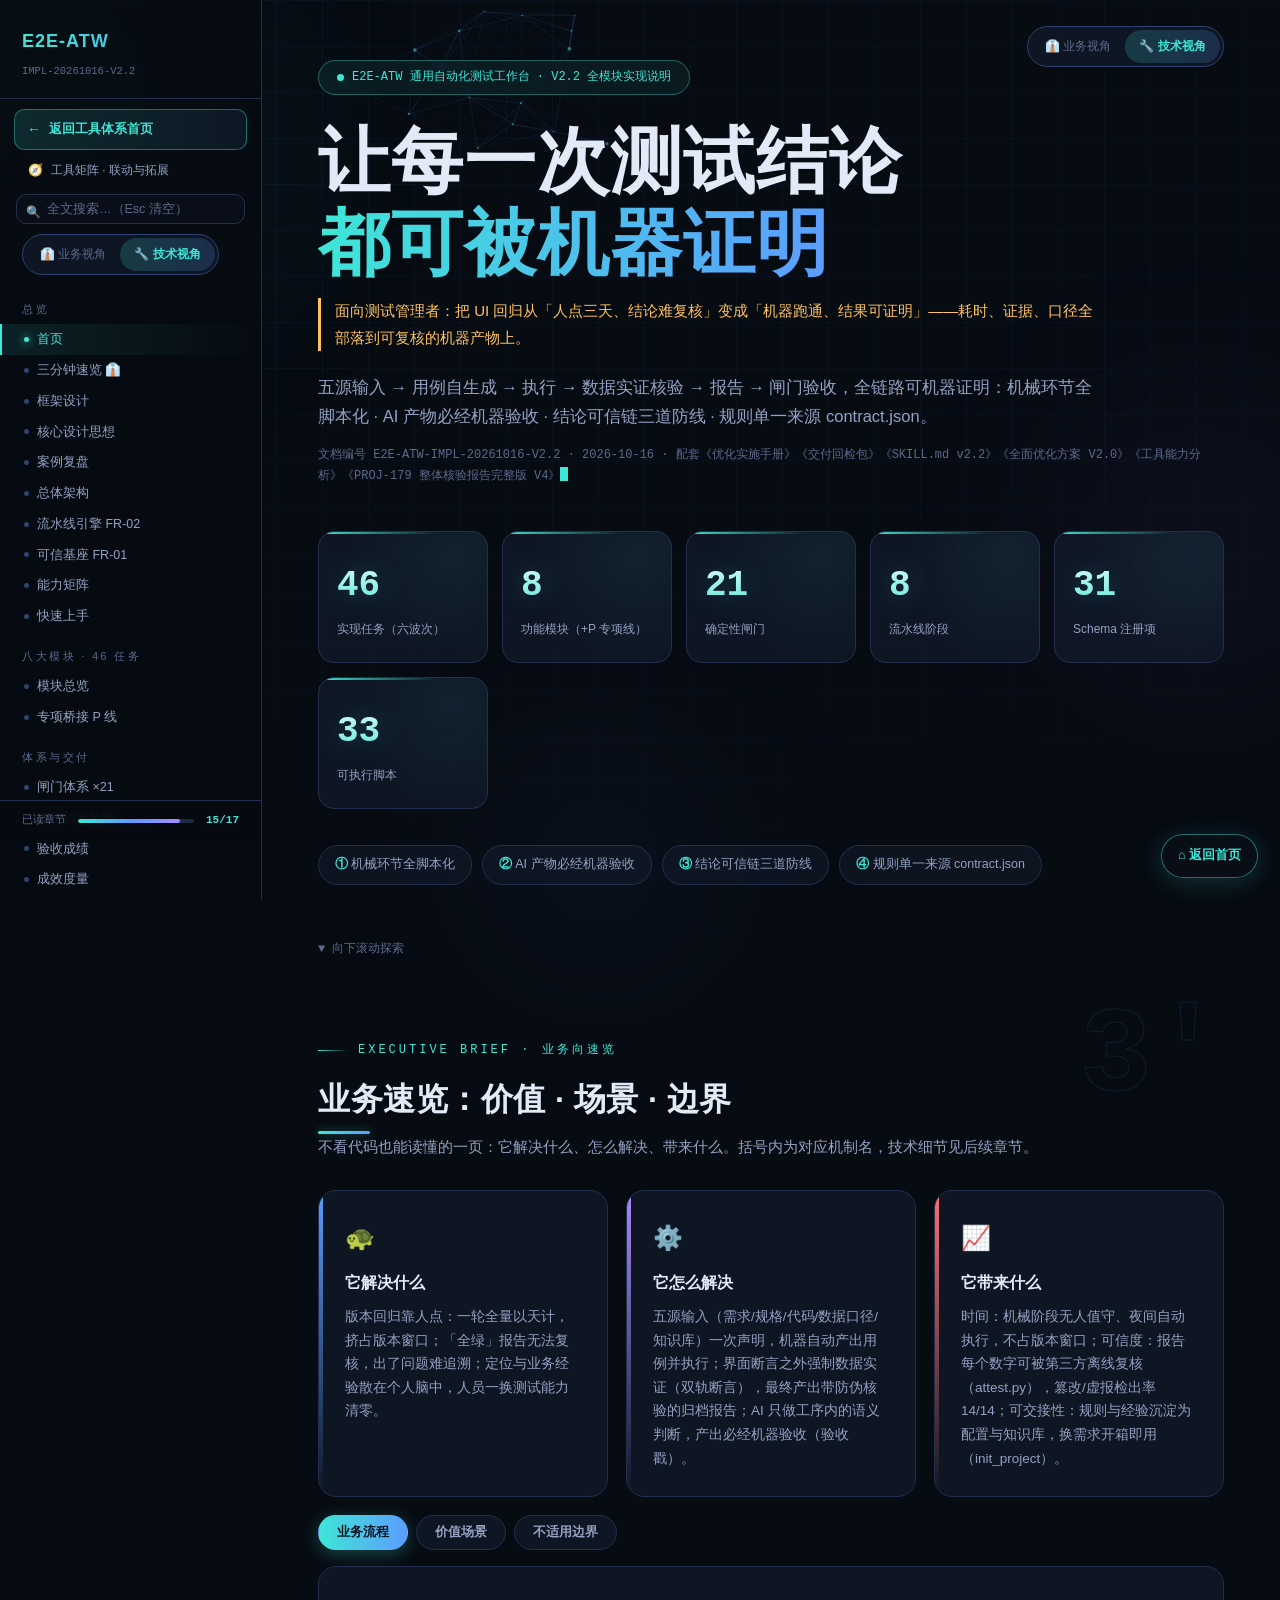
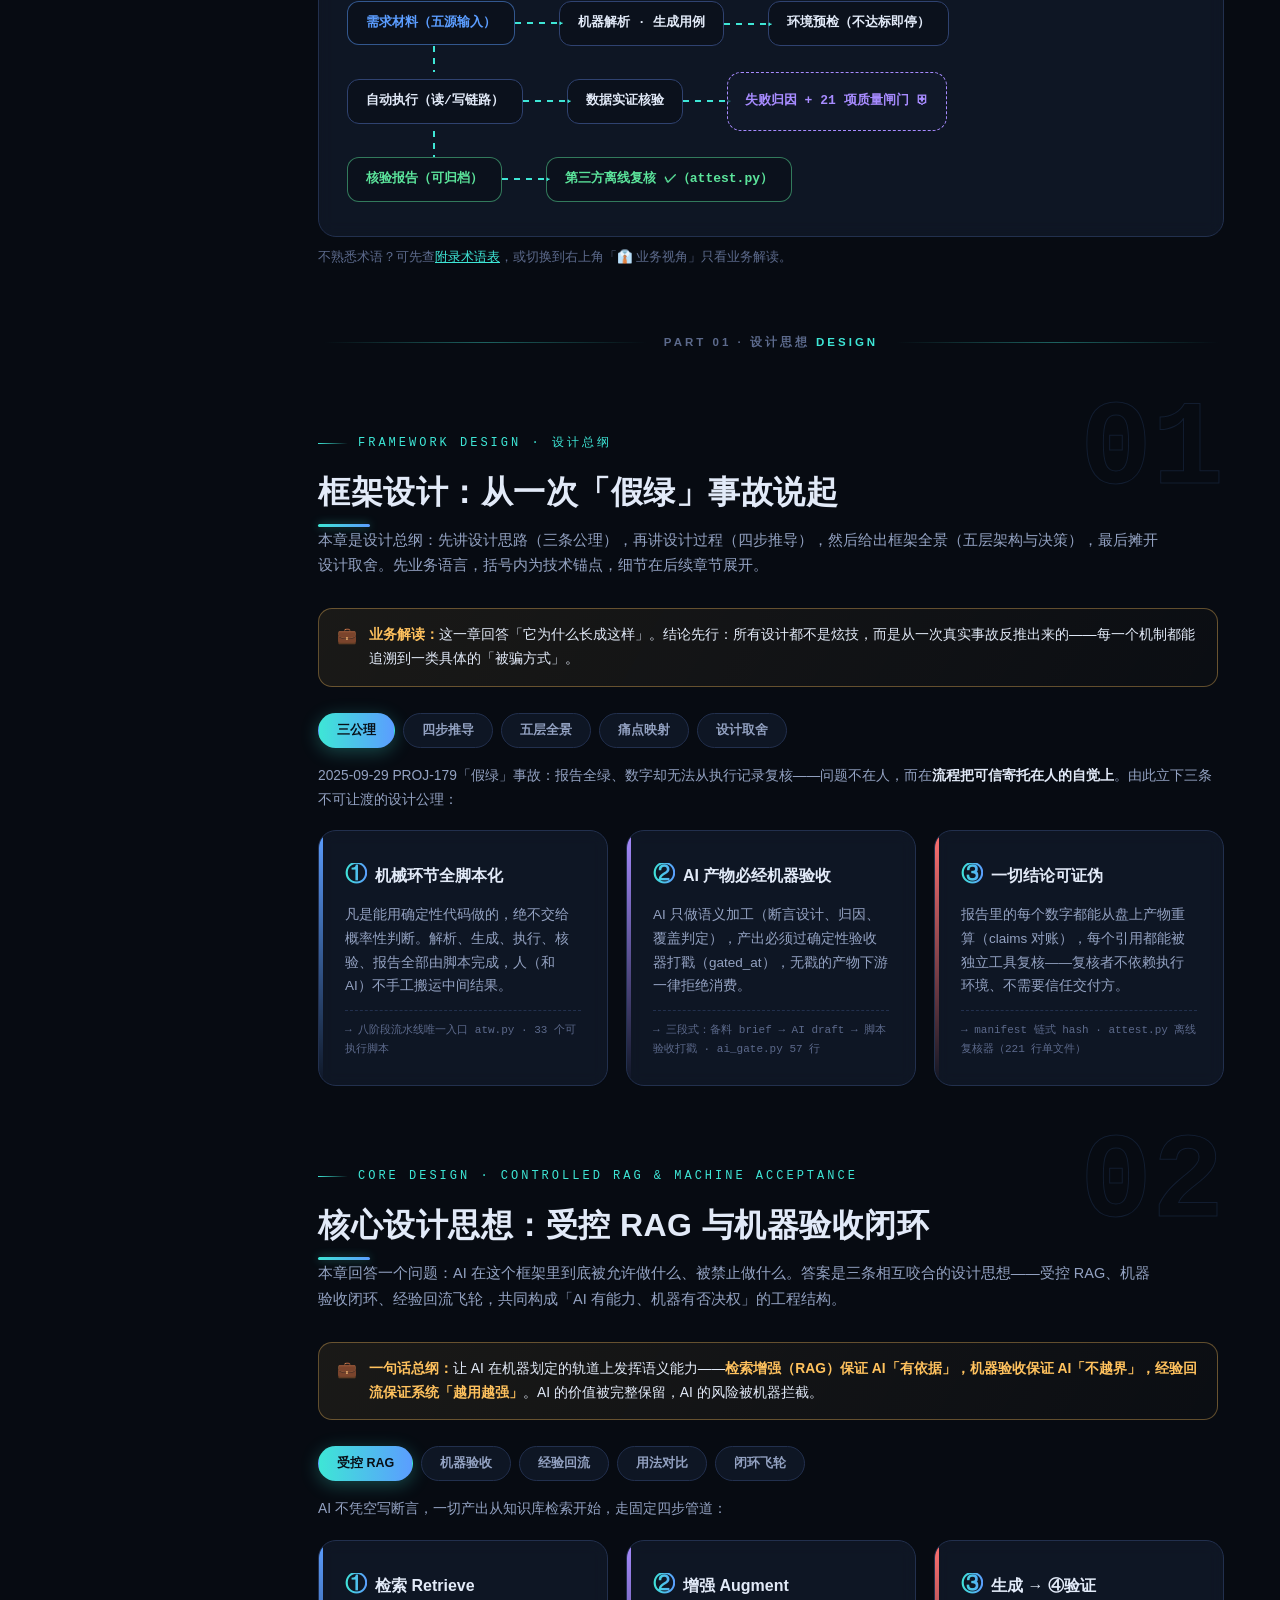
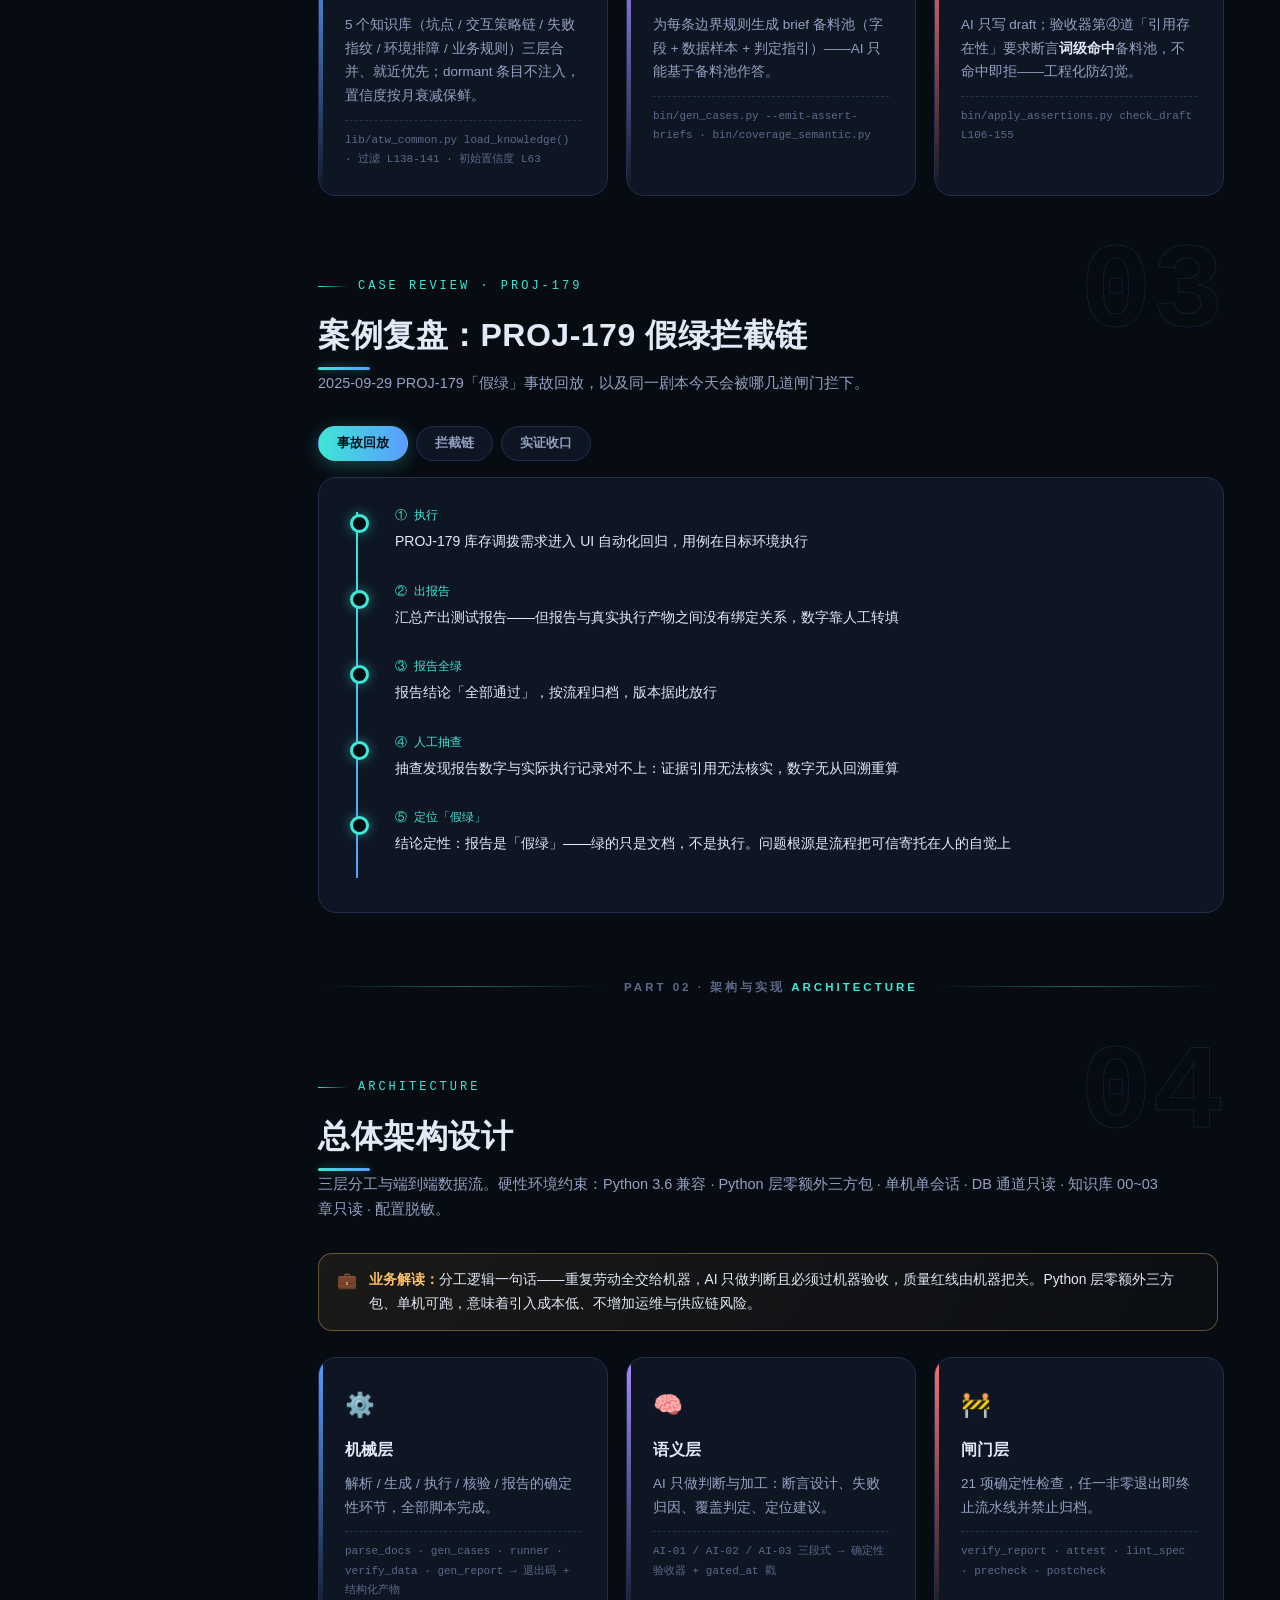
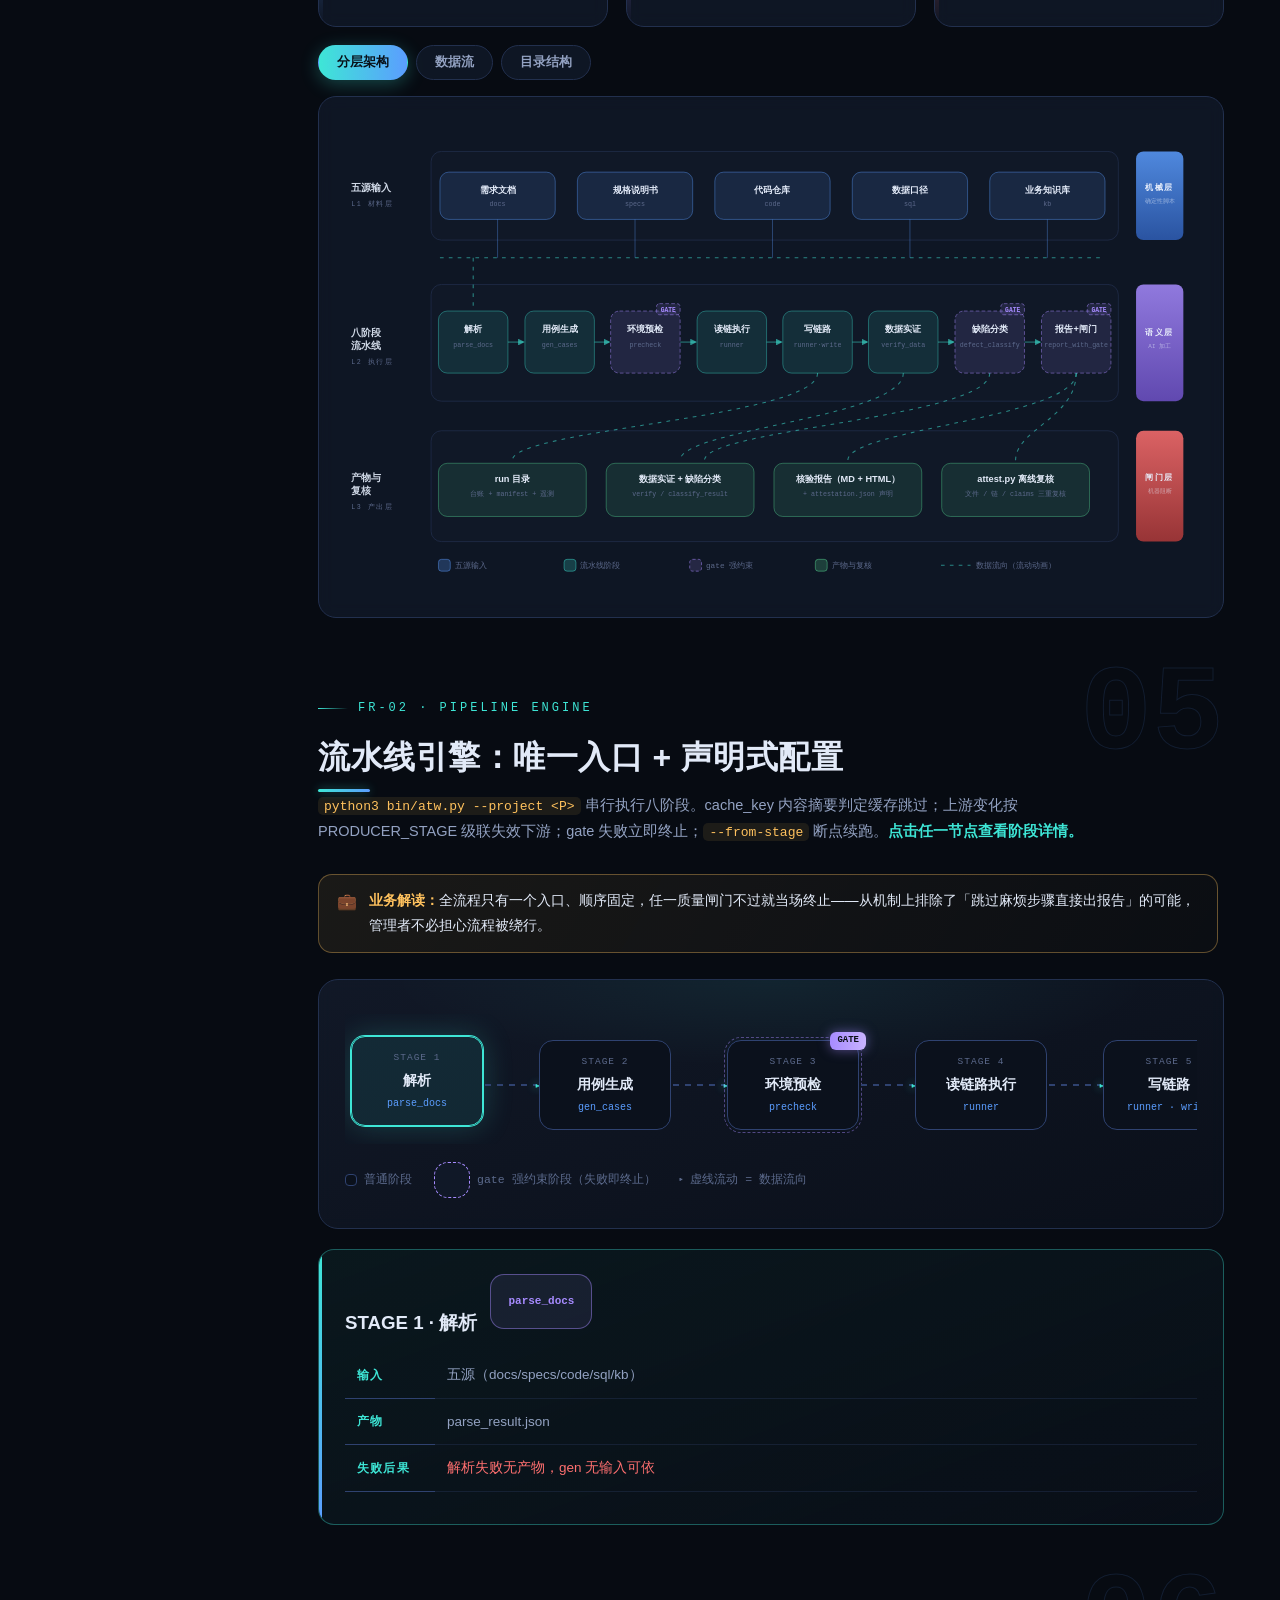
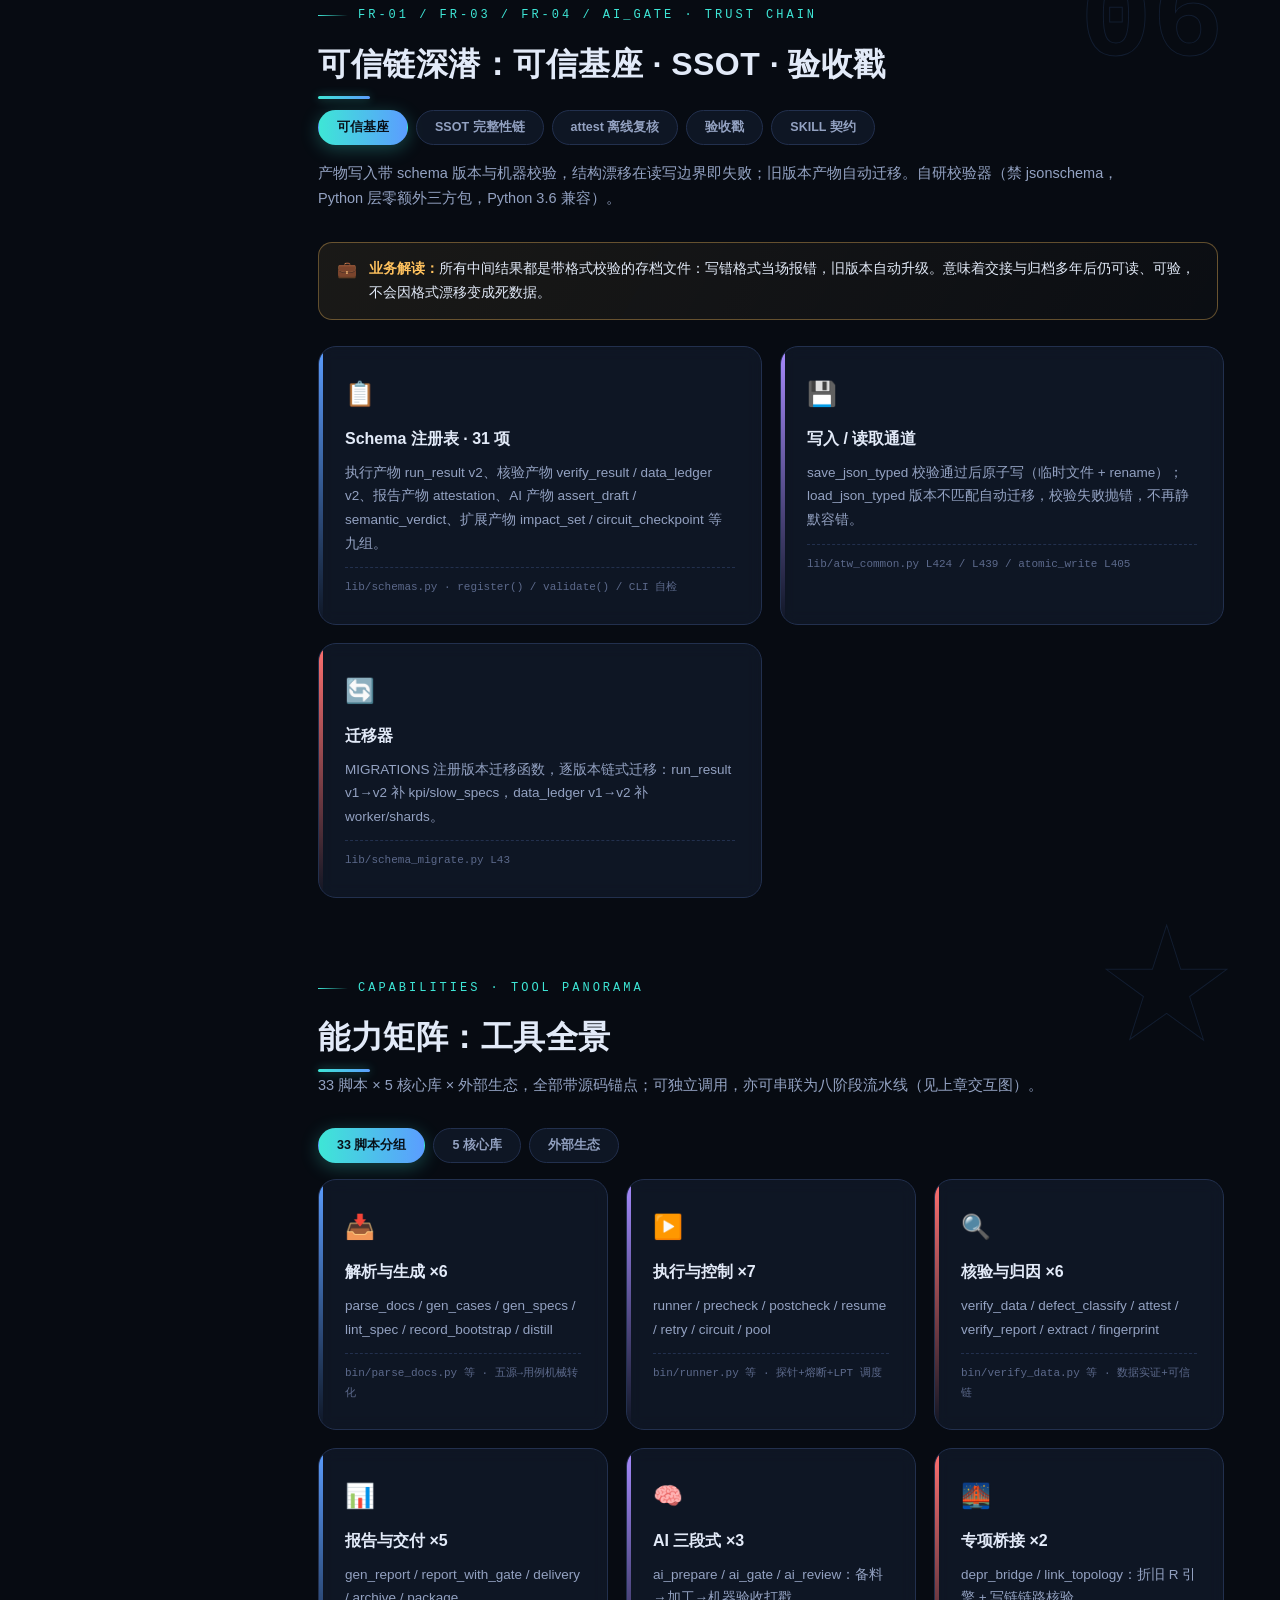
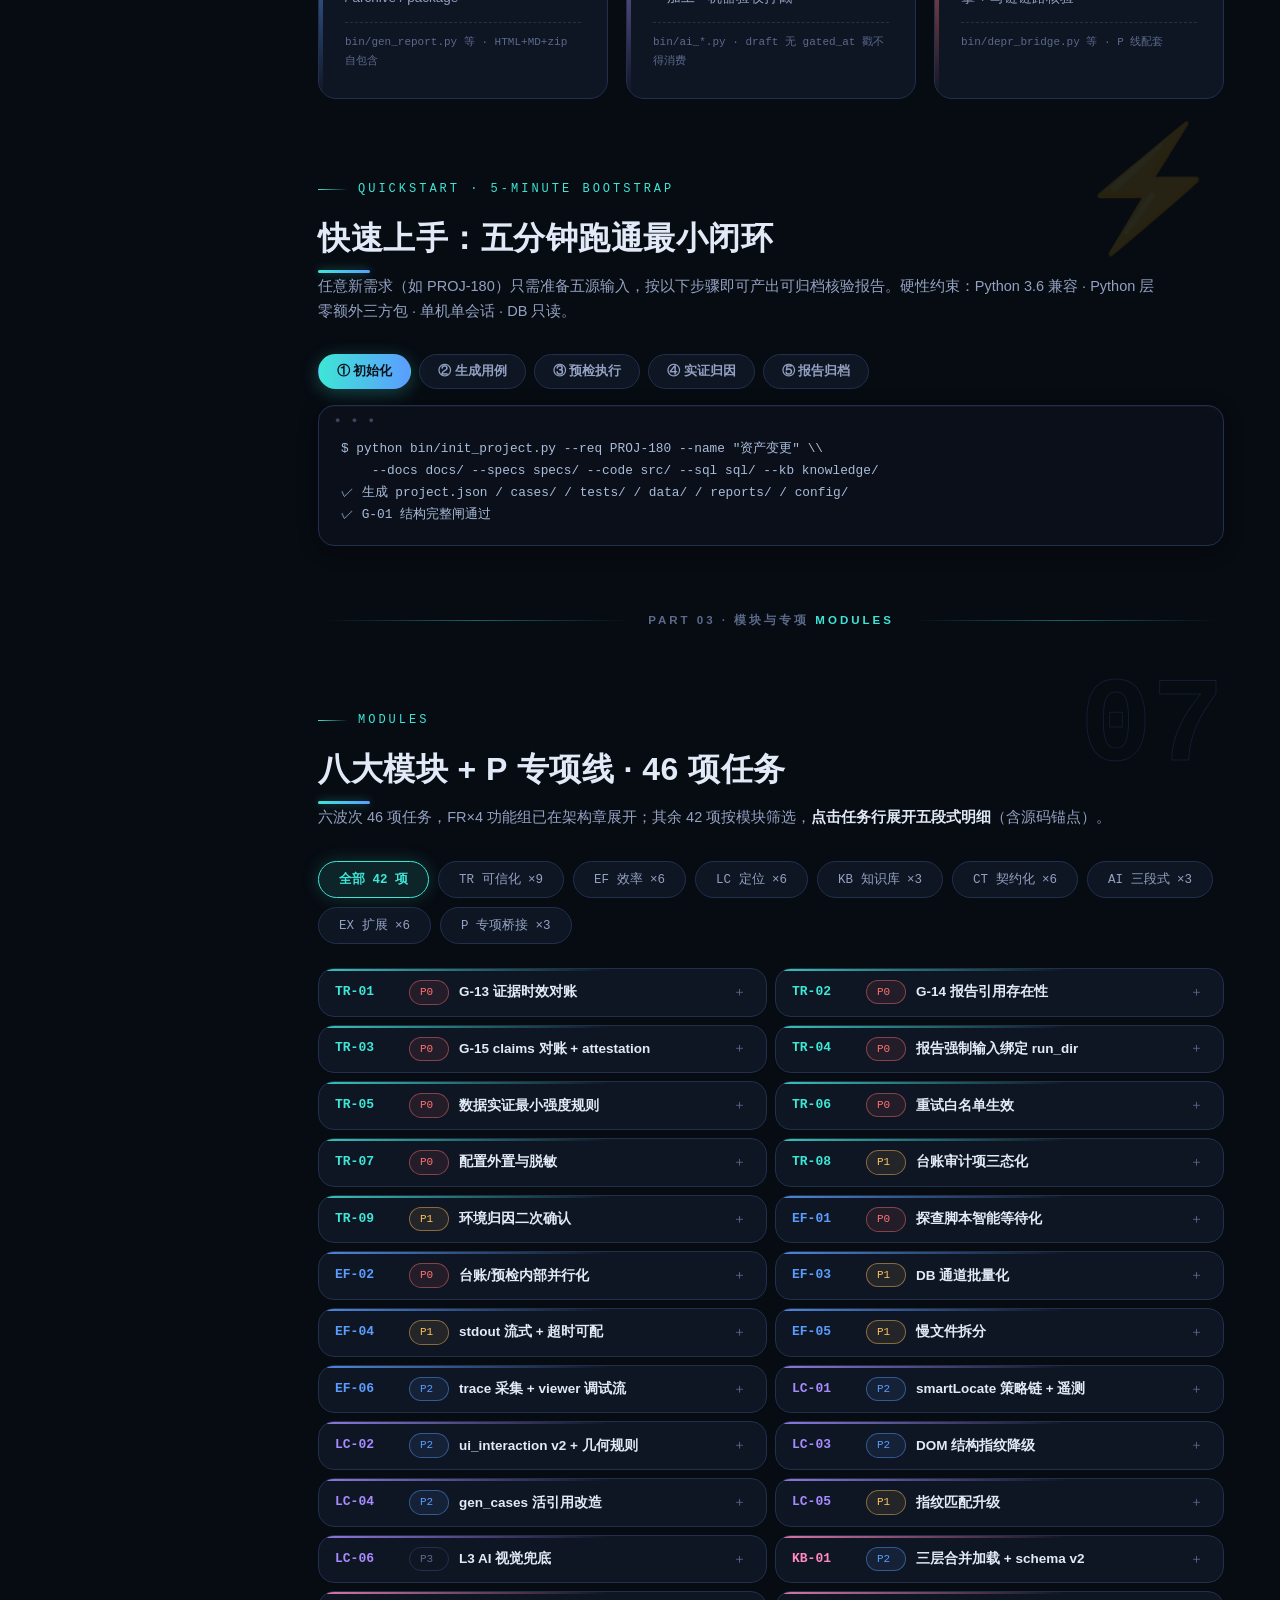
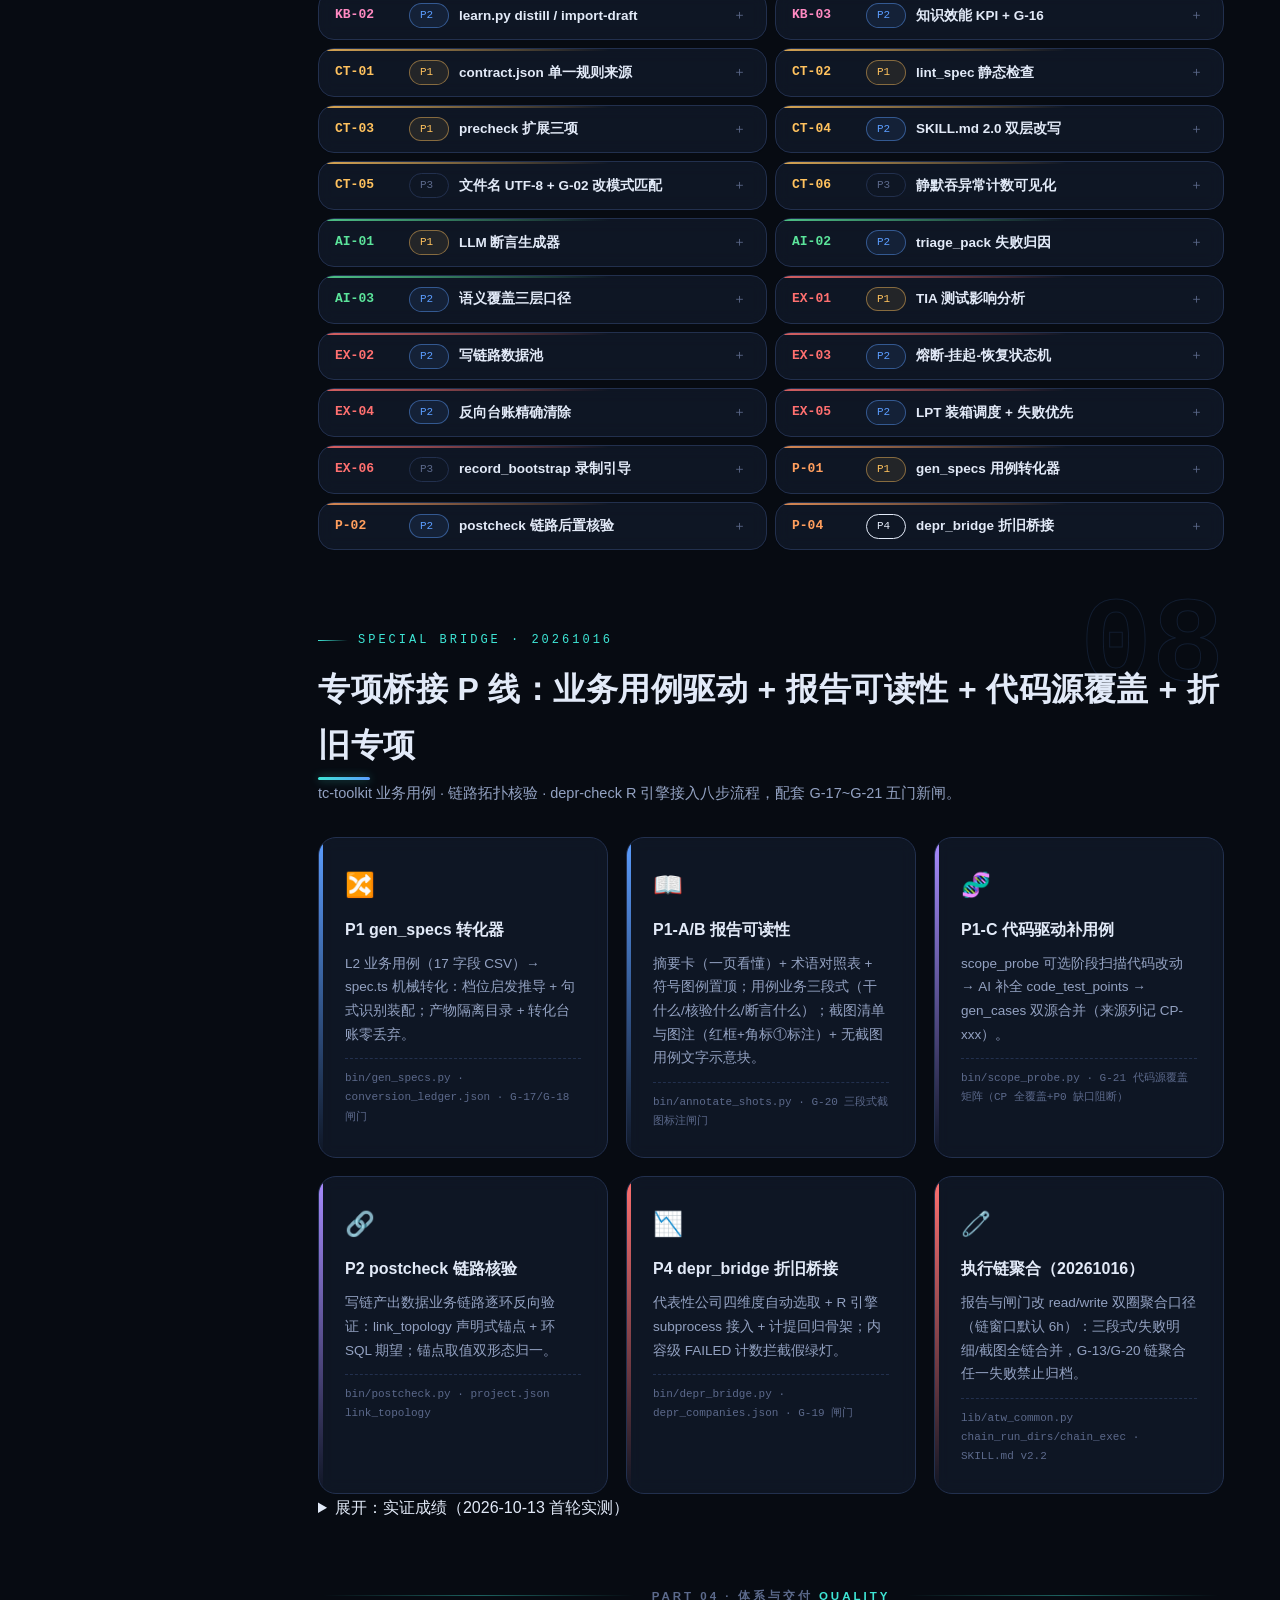
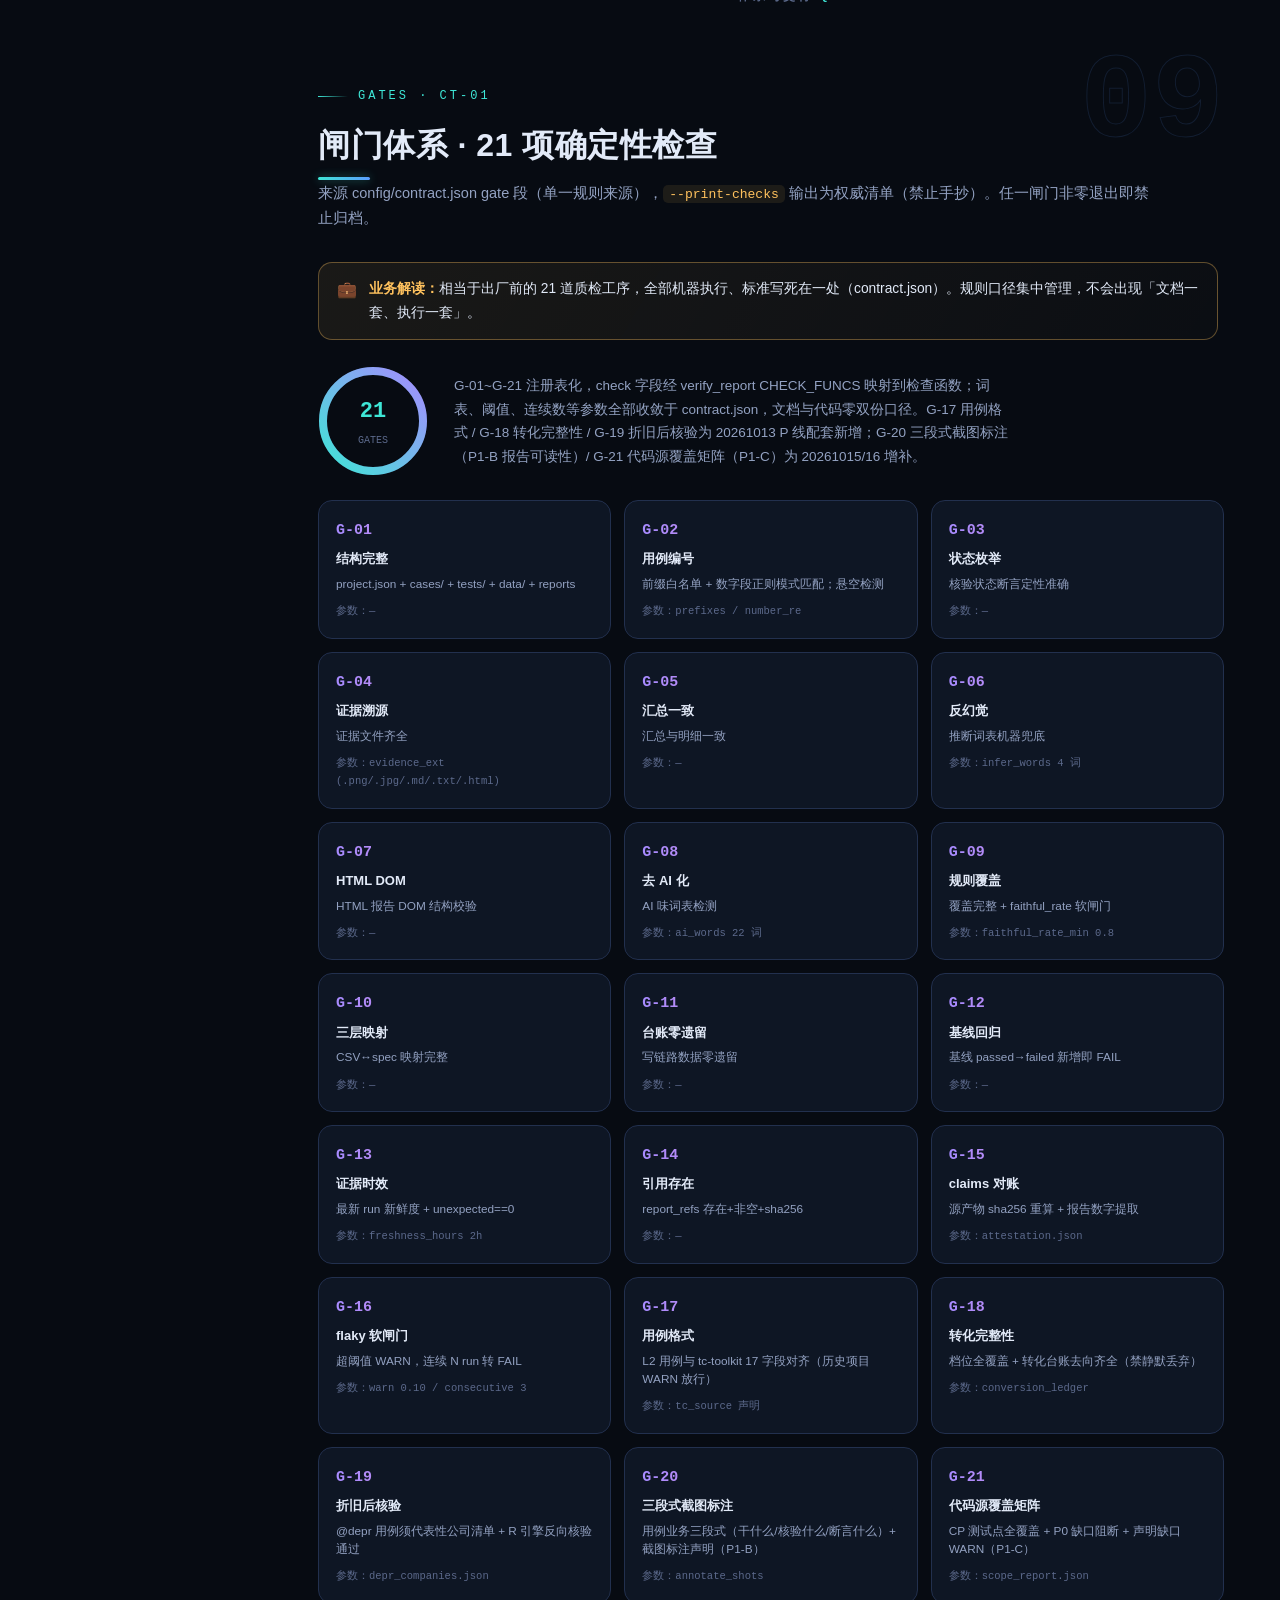
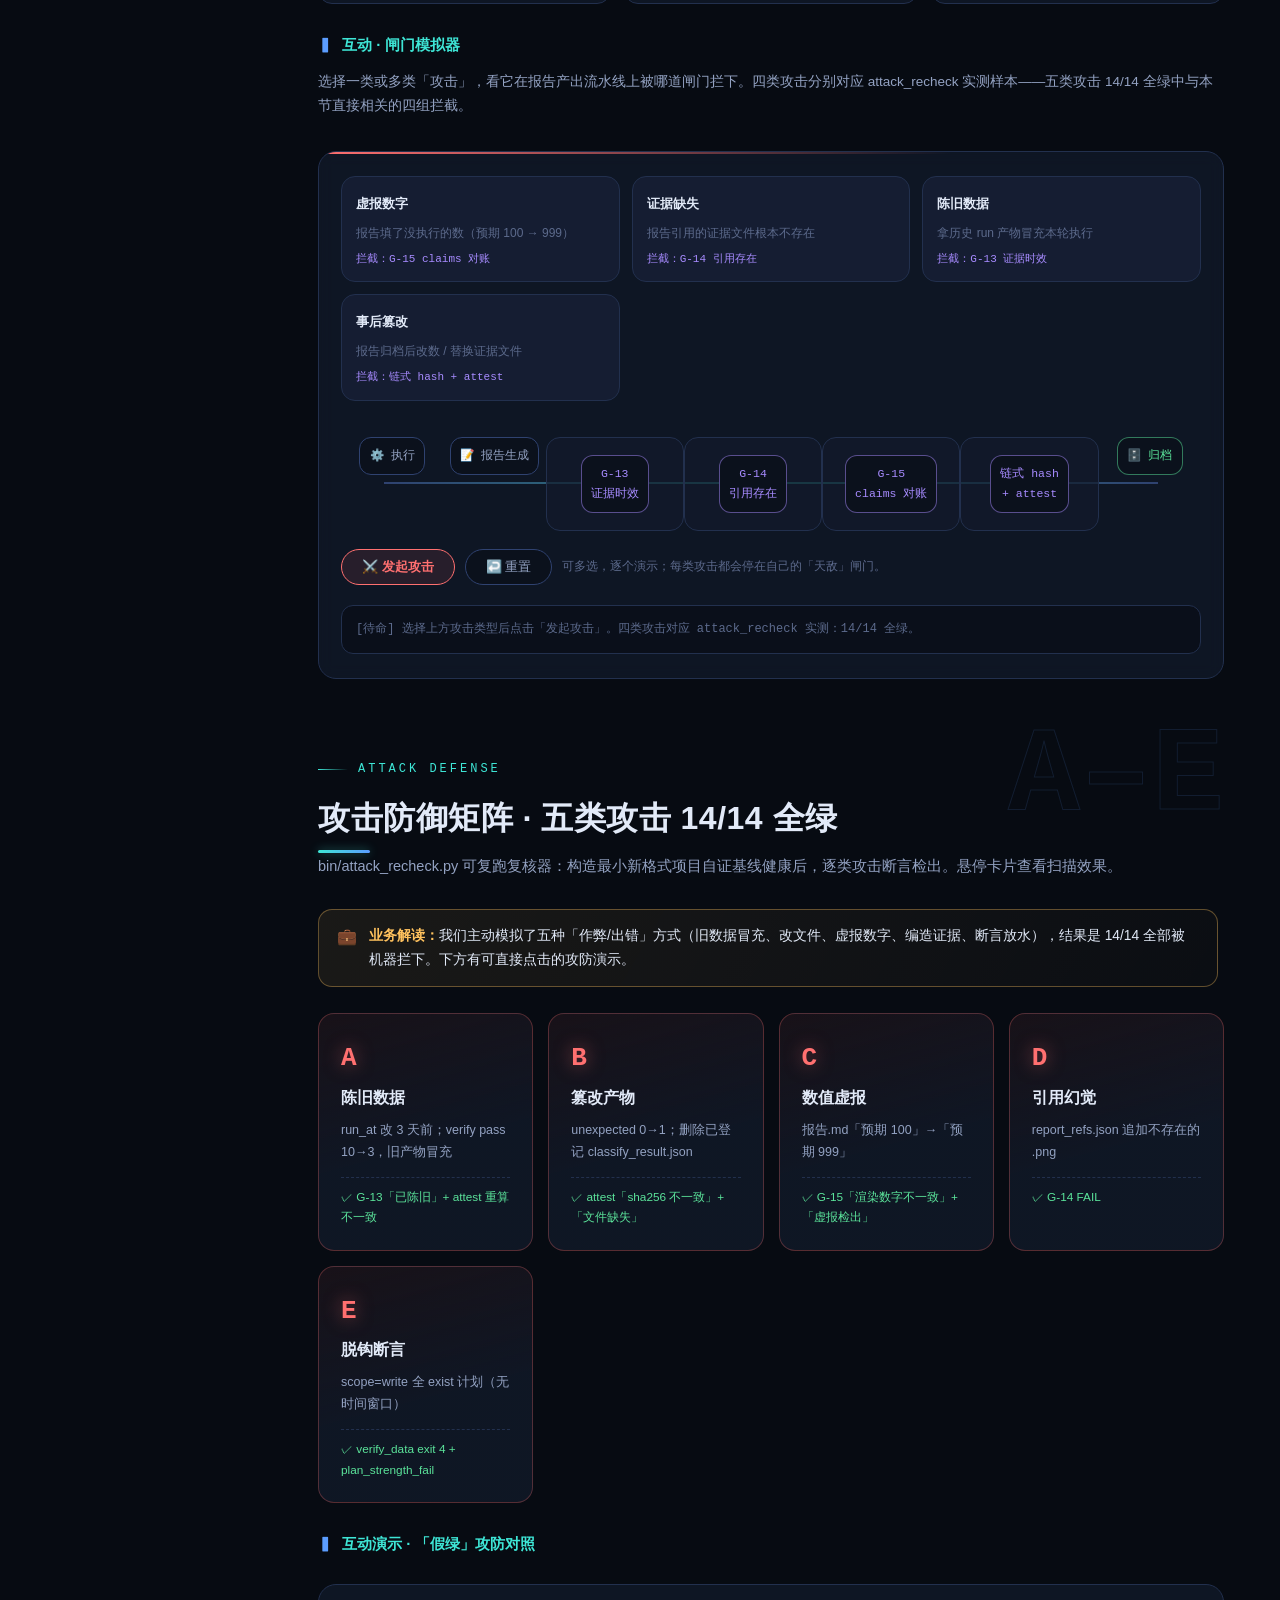
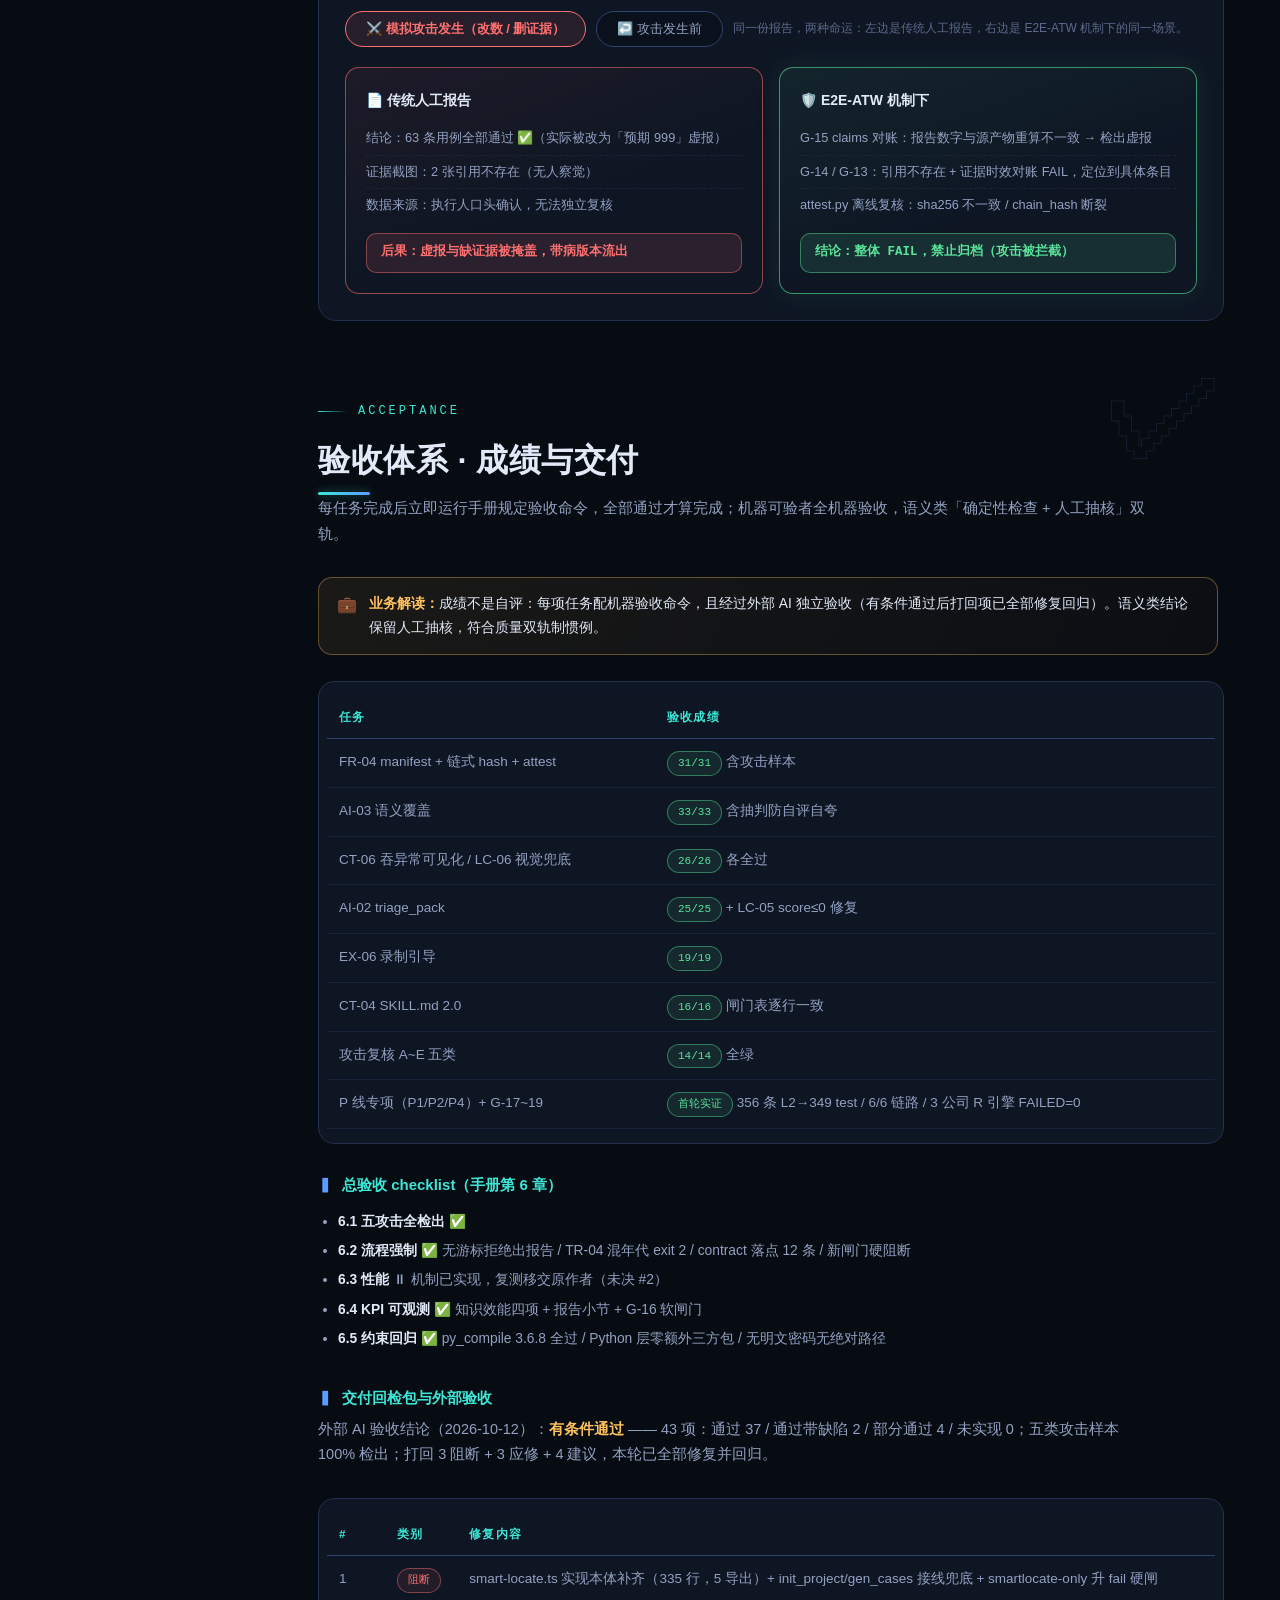
<file: ai-testing-efficiency-system/site/tools/e2e-atw.html>
<!DOCTYPE html>
<html lang="zh-CN">
<head>
<meta charset="UTF-8">
<meta name="viewport" content="width=device-width, initial-scale=1.0">
<title>E2E-ATW 设计实现说明 · V2.2 全模块</title>
<style>
:root{
  --bg:#070b12; --bg2:#0b111c; --panel:rgba(19,27,43,.72); --panel2:rgba(24,34,56,.72);
  --line:#22304e; --line2:#2f4270;
  --txt:#e2eaf8; --dim:#93a2c2; --mut:#5c6a8c;
  --cyan:#3ee6d6; --blue:#5b9dff; --violet:#a78bff; --amber:#ffc25e;
  --green:#5be49b; --red:#ff7070; --pink:#ff8ac2;
  --mono:'SFMono-Regular',Consolas,'Liberation Mono',Menlo,monospace;
}
*{margin:0;padding:0;box-sizing:border-box}
html{scroll-behavior:smooth}
body{background:var(--bg);color:var(--txt);font-family:-apple-system,BlinkMacSystemFont,'PingFang SC','Microsoft YaHei','Segoe UI',sans-serif;line-height:1.75;overflow-x:hidden}
::selection{background:rgba(62,230,214,.3)}
::-webkit-scrollbar{width:10px;height:10px}
::-webkit-scrollbar-track{background:var(--bg2)}
::-webkit-scrollbar-thumb{background:var(--line2);border-radius:5px}

/* 背景 */
.bg-grid{position:fixed;inset:0;z-index:-3;background-image:linear-gradient(rgba(91,157,255,.045) 1px,transparent 1px),linear-gradient(90deg,rgba(91,157,255,.045) 1px,transparent 1px);background-size:46px 46px;mask-image:radial-gradient(ellipse 90% 80% at 50% 20%,#000 40%,transparent 100%)}
.orb{position:fixed;border-radius:50%;filter:blur(90px);z-index:-2;pointer-events:none;opacity:.5;animation:orbFloat 16s ease-in-out infinite alternate}
.orb.o1{width:560px;height:560px;left:-160px;top:-120px;background:radial-gradient(circle,rgba(62,230,214,.16),transparent 65%)}
.orb.o2{width:520px;height:520px;right:-180px;top:32%;background:radial-gradient(circle,rgba(167,139,255,.14),transparent 65%);animation-delay:-6s}
.orb.o3{width:480px;height:480px;left:28%;bottom:-200px;background:radial-gradient(circle,rgba(91,157,255,.13),transparent 65%);animation-delay:-11s}
@keyframes orbFloat{from{transform:translate(0,0) scale(1)}to{transform:translate(50px,40px) scale(1.12)}}
#cursorGlow{position:fixed;width:520px;height:520px;border-radius:50%;pointer-events:none;z-index:-1;background:radial-gradient(circle,rgba(62,230,214,.055),transparent 60%);transform:translate(-50%,-50%);transition:opacity .3s}

/* 进度条 */
#progress{position:fixed;top:0;left:0;height:3px;width:0;background:linear-gradient(90deg,var(--cyan),var(--blue),var(--violet));z-index:100;box-shadow:0 0 12px rgba(62,230,214,.6)}

/* 选中与滚动条精化 */
::selection{background:rgba(62,230,214,.35);color:#fff;text-shadow:0 0 8px rgba(62,230,214,.6)}
::-webkit-scrollbar{width:10px;height:10px}
::-webkit-scrollbar-track{background:var(--bg2)}
::-webkit-scrollbar-thumb{background:linear-gradient(180deg,var(--line2),var(--line));border-radius:5px;border:2px solid var(--bg2)}
::-webkit-scrollbar-thumb:hover{background:linear-gradient(180deg,var(--cyan),var(--blue))}

.layout{display:flex;max-width:1560px;margin:0 auto}

/* ============ 侧边导航 ============ */
.sidenav{width:262px;flex-shrink:0;position:sticky;top:0;height:100vh;overflow-y:auto;padding:26px 0 60px;border-right:1px solid var(--line);background:rgba(7,11,18,.82);backdrop-filter:blur(10px);scrollbar-width:thin}
.sidenav .logo{padding:0 22px 18px;border-bottom:1px solid var(--line)}
.sidenav .logo .t1{font-size:18px;font-weight:900;letter-spacing:1px;background:linear-gradient(90deg,var(--cyan),var(--blue));-webkit-background-clip:text;background-clip:text;color:transparent}
.sidenav .logo .t2{font-size:10.5px;color:var(--mut);margin-top:4px;font-family:var(--mono)}
.nav-part{padding:15px 22px 6px;font-size:10.5px;letter-spacing:2.5px;color:var(--mut)}
.sidenav a{display:flex;align-items:center;gap:8px;padding:6px 22px;font-size:12.5px;color:var(--dim);text-decoration:none;border-left:2px solid transparent;transition:all .18s;line-height:1.5}
.sidenav a .ndot{width:5px;height:5px;border-radius:50%;background:var(--line2);transition:all .18s;flex-shrink:0}
.sidenav a:hover{color:var(--txt);background:rgba(91,157,255,.06)}
.sidenav a.active{color:var(--cyan);border-left-color:var(--cyan);background:linear-gradient(90deg,rgba(62,230,214,.1),transparent)}
.sidenav a.active .ndot{background:var(--cyan);box-shadow:0 0 8px var(--cyan)}

.main{flex:1;min-width:0;padding:0 56px 120px}
@media(max-width:1080px){.sidenav{display:none}.main{padding:0 20px 80px}}

section{padding-top:80px;position:relative}
.ghost-num{position:absolute;top:38px;right:0;font-family:var(--mono);font-size:120px;font-weight:900;color:transparent;-webkit-text-stroke:1px rgba(91,157,255,.13);line-height:1;pointer-events:none;user-select:none}
.sec-kicker{font-family:var(--mono);font-size:12px;color:var(--cyan);letter-spacing:3px;text-transform:uppercase;display:flex;align-items:center;gap:10px}
.sec-kicker::before{content:'';width:30px;height:1px;background:linear-gradient(90deg,var(--cyan),transparent)}
h2.sec-title{font-size:clamp(24px,3vw,32px);font-weight:900;margin:10px 0 8px;letter-spacing:.5px}
.sec-sub{color:var(--dim);font-size:14.5px;max-width:840px;margin-bottom:30px}

/* ============ Hero ============ */
.hero{min-height:92vh;display:flex;flex-direction:column;justify-content:center;padding-top:60px;position:relative}
#particles{position:absolute;inset:0;z-index:-1}
.hero .badge{display:inline-flex;align-items:center;gap:8px;font-family:var(--mono);font-size:12px;color:var(--cyan);border:1px solid rgba(62,230,214,.35);background:rgba(62,230,214,.07);border-radius:999px;padding:6px 18px;width:max-content;margin-bottom:26px;backdrop-filter:blur(4px)}
.hero .badge .dot{width:7px;height:7px;border-radius:50%;background:var(--cyan);animation:pulse 2s infinite}
@keyframes pulse{0%,100%{opacity:1;box-shadow:0 0 0 0 rgba(62,230,214,.5)}50%{opacity:.5;box-shadow:0 0 0 7px rgba(62,230,214,0)}}
.hero h1{font-size:clamp(40px,5.6vw,72px);font-weight:900;line-height:1.14;letter-spacing:1px}
.hero h1 .grad{background:linear-gradient(92deg,#3ee6d6,#5b9dff 50%,#a78bff);background-size:200% 100%;-webkit-background-clip:text;background-clip:text;color:transparent;animation:gradShift 6s ease infinite}
@keyframes gradShift{0%,100%{background-position:0% 50%}50%{background-position:100% 50%}}
.hero .desc{margin-top:22px;font-size:16.5px;color:var(--dim);max-width:780px}
.hero .meta{margin-top:14px;font-family:var(--mono);font-size:12px;color:var(--mut);min-height:20px}
.hero .meta .caret{display:inline-block;width:8px;height:14px;background:var(--cyan);vertical-align:-2px;animation:blink 1s steps(1) infinite}
@keyframes blink{50%{opacity:0}}
.stats-row{display:grid;grid-template-columns:repeat(auto-fit,minmax(150px,1fr));gap:14px;margin-top:44px;max-width:940px}
.stat-card{background:var(--panel);border:1px solid var(--line);border-radius:16px;padding:22px 18px;position:relative;overflow:hidden;transition:transform .3s,border-color .3s,box-shadow .3s;backdrop-filter:blur(8px)}
.stat-card:hover{transform:translateY(-6px) scale(1.02);border-color:rgba(62,230,214,.5);box-shadow:0 16px 40px rgba(0,0,0,.45),0 0 30px rgba(62,230,214,.08)}
.stat-card .num{font-size:36px;font-weight:900;font-family:var(--mono);background:linear-gradient(180deg,#fff,var(--cyan));-webkit-background-clip:text;background-clip:text;color:transparent;text-shadow:0 0 30px rgba(62,230,214,.3)}
.stat-card .lbl{font-size:12px;color:var(--dim);margin-top:2px}
.stat-card::after{content:'';position:absolute;top:0;left:0;right:0;height:2px;background:linear-gradient(90deg,var(--cyan),transparent 70%)}
.stat-card::before{content:'';position:absolute;inset:0;background:radial-gradient(circle at 80% 20%,rgba(62,230,214,.06),transparent 60%);pointer-events:none}
.principles{display:flex;flex-wrap:wrap;gap:10px;margin-top:36px}
.chip{font-size:12.5px;padding:8px 16px;border-radius:999px;border:1px solid var(--line);background:rgba(19,27,43,.6);color:var(--dim);transition:all .2s}
.chip:hover{border-color:rgba(62,230,214,.4);color:var(--txt);transform:translateY(-2px)}
.chip b{color:var(--cyan)}
.scroll-hint{margin-top:54px;color:var(--mut);font-size:12px;font-family:var(--mono);animation:bob 2.4s infinite ease-in-out;width:max-content}
@keyframes bob{0%,100%{transform:translateY(0)}50%{transform:translateY(8px)}}

/* ============ 通用 ============ */
.card{background:var(--panel);border:1px solid var(--line);border-radius:18px;padding:28px;transition:border-color .25s,box-shadow .25s;backdrop-filter:blur(8px)}
.card:hover{border-color:rgba(91,157,255,.4);box-shadow:0 14px 40px rgba(0,0,0,.35)}
.card h3{font-size:18px;font-weight:800;margin-bottom:6px}
table{width:100%;border-collapse:collapse;font-size:13.5px;margin:8px 0}
th{text-align:left;padding:11px 12px;color:var(--cyan);font-size:11.5px;letter-spacing:1.2px;border-bottom:1px solid var(--line2);white-space:nowrap}
td{padding:11px 12px;border-bottom:1px solid rgba(34,48,78,.5);color:var(--dim);vertical-align:top}
tr:hover td{background:rgba(91,157,255,.05);color:var(--txt)}
.tbl-wrap{overflow-x:auto;border:1px solid var(--line);border-radius:16px;background:var(--panel);padding:6px 8px;backdrop-filter:blur(8px)}
code{font-family:var(--mono);font-size:.9em;color:var(--amber);background:rgba(255,194,94,.09);padding:1.5px 6px;border-radius:5px}
pre{background:#0a0f1a;border:1px solid var(--line);border-radius:16px;padding:20px 22px;overflow-x:auto;font-family:var(--mono);font-size:12.8px;line-height:1.7;color:#a9bcd8;margin:14px 0;position:relative;box-shadow:inset 0 1px 0 rgba(255,255,255,.03),0 4px 20px rgba(0,0,0,.3)}
pre::before{content:'● ● ●';position:absolute;top:8px;left:16px;font-size:9px;color:var(--mut);letter-spacing:3px;opacity:.6}
pre{padding-top:32px}
.tag{display:inline-block;font-family:var(--mono);font-size:11px;padding:2px 10px;border-radius:999px;border:1px solid;line-height:1.7}
.tag.p0{color:var(--red);border-color:rgba(255,112,112,.45);background:rgba(255,112,112,.09)}
.tag.p1{color:var(--amber);border-color:rgba(255,194,94,.45);background:rgba(255,194,94,.09)}
.tag.p2{color:var(--blue);border-color:rgba(91,157,255,.45);background:rgba(91,157,255,.09)}
.tag.p3{color:var(--mut);border-color:var(--line)}
.tag.gate{color:var(--violet);border-color:rgba(167,139,255,.45);background:rgba(167,139,255,.09)}
.tag.pass{color:var(--green);border-color:rgba(91,228,155,.45);background:rgba(91,228,155,.09)}

/* ============ 流水线（升级版） ============ */
.pipe-wrap{border:1px solid var(--line);border-radius:20px;background:linear-gradient(160deg,rgba(19,27,43,.85),rgba(11,17,28,.85));padding:34px 26px 30px;position:relative;overflow:hidden;backdrop-filter:blur(8px)}
.pipe-wrap::before{content:'';position:absolute;inset:0;background:radial-gradient(ellipse 60% 50% at 50% 0%,rgba(62,230,214,.07),transparent 70%);pointer-events:none}
.pipe-scroll{overflow-x:auto;padding-bottom:8px}
.pipe-track{display:flex;align-items:stretch;min-width:max-content;position:relative;padding:26px 6px 6px}
.pnode{display:flex;flex-direction:column;align-items:center;position:relative}
.pnode .box{width:132px;background:var(--bg2);border:1px solid var(--line2);border-radius:14px;padding:13px 10px;text-align:center;cursor:pointer;transition:all .25s;position:relative}
.pnode .box:hover{transform:translateY(-4px);border-color:rgba(62,230,214,.55);box-shadow:0 10px 26px rgba(0,0,0,.4)}
.pnode.on .box{border-color:var(--cyan);background:rgba(62,230,214,.09);box-shadow:0 0 0 1px var(--cyan),0 0 30px rgba(62,230,214,.22);transform:translateY(-4px)}
.pnode .sid{font-family:var(--mono);font-size:9.5px;color:var(--mut);letter-spacing:1px}
.pnode .sname{font-weight:800;font-size:13.5px;margin:3px 0 2px}
.pnode .stask{font-family:var(--mono);font-size:10px;color:var(--blue);word-break:break-all}
.pnode.is-gate .box::after{content:'GATE';position:absolute;top:-9px;right:-8px;font-size:9px;font-family:var(--mono);font-weight:800;background:linear-gradient(90deg,var(--violet),#c9b3ff);color:#0a0e14;border-radius:6px;padding:1.5px 7px;box-shadow:0 0 12px rgba(167,139,255,.5)}
.pnode.is-gate .box::before{content:'';position:absolute;inset:-4px;border-radius:17px;border:1px dashed rgba(167,139,255,.45);animation:gatePulse 2.6s infinite}
@keyframes gatePulse{0%,100%{opacity:.35}50%{opacity:1}}
.plink{width:52px;align-self:center;height:2px;margin:0 2px;position:relative;flex-shrink:0;background:repeating-linear-gradient(90deg,var(--line2) 0 6px,transparent 6px 12px);animation:flowDash 1.1s linear infinite}
@keyframes flowDash{to{background-position:12px 0}}
.plink::after{content:'▸';position:absolute;right:-4px;top:-9px;color:var(--cyan);font-size:13px;text-shadow:0 0 8px var(--cyan)}
.pipe-legend{display:flex;gap:22px;margin-top:18px;font-size:11.5px;color:var(--mut);font-family:var(--mono);flex-wrap:wrap}
.pipe-legend span{display:flex;align-items:center;gap:7px}
.lg{width:12px;height:12px;border-radius:4px;border:1px solid var(--line2);background:var(--bg2)}
.lg.gate{border:1px dashed var(--violet)}
.stage-detail{margin-top:20px;border:1px solid rgba(62,230,214,.35);border-radius:16px;background:linear-gradient(160deg,rgba(62,230,214,.06),rgba(11,17,28,.6));padding:24px 26px;display:none;position:relative;overflow:hidden}
.stage-detail::before{content:'';position:absolute;left:0;top:0;bottom:0;width:3px;background:linear-gradient(180deg,var(--cyan),var(--blue))}
.stage-detail.show{display:block;animation:detailIn .35s cubic-bezier(.2,.9,.3,1.2)}
@keyframes detailIn{from{opacity:0;transform:translateY(14px) scale(.98)}to{opacity:1;transform:none}}

/* ============ 数据流节点图 ============ */
.flowmap{display:grid;gap:0;margin:6px 0}
.frow{display:flex;align-items:center;gap:0;flex-wrap:wrap}
.fnode{background:var(--bg2);border:1px solid var(--line2);border-radius:12px;padding:10px 18px;font-size:13px;font-weight:700;font-family:var(--mono);transition:all .2s;white-space:nowrap}
.fnode:hover{border-color:var(--cyan);box-shadow:0 0 18px rgba(62,230,214,.18);transform:scale(1.04)}
.fnode.src{border-color:rgba(91,157,255,.5);color:var(--blue)}
.fnode.gate{border:1px dashed var(--violet);color:var(--violet)}
.fnode.out{border-color:rgba(91,228,155,.5);color:var(--green)}
.farrow{width:44px;height:2px;background:repeating-linear-gradient(90deg,var(--cyan) 0 6px,transparent 6px 12px);animation:flowDash 1s linear infinite;position:relative;flex-shrink:0}
.farrow::after{content:'▸';position:absolute;right:-5px;top:-9px;color:var(--cyan);font-size:12px}
.fdown{width:2px;height:26px;margin-left:86px;background:repeating-linear-gradient(180deg,var(--cyan) 0 6px,transparent 6px 12px);animation:flowDashV 1s linear infinite}
@keyframes flowDashV{to{background-position:0 12px}}

/* ============ 三层分工 ============ */
.layers{display:grid;grid-template-columns:repeat(auto-fit,minmax(280px,1fr));gap:18px}
.layer{border:1px solid var(--line);border-radius:18px;padding:26px;background:var(--panel);position:relative;overflow:hidden;transition:transform .28s,box-shadow .28s;backdrop-filter:blur(8px)}
.layer:hover{transform:translateY(-5px);box-shadow:0 16px 40px rgba(0,0,0,.4)}
.layer::before{content:'';position:absolute;top:0;left:0;bottom:0;width:4px}
.layer.l1::before{background:linear-gradient(180deg,var(--blue),transparent)}
.layer.l2::before{background:linear-gradient(180deg,var(--violet),transparent)}
.layer.l3::before{background:linear-gradient(180deg,var(--red),transparent)}
.layer .lico{font-size:24px;margin-bottom:10px}
.layer .lt{font-size:16px;font-weight:800;margin-bottom:8px}
.layer p{font-size:13.5px;color:var(--dim)}
.layer .lk{font-family:var(--mono);font-size:11px;color:var(--mut);margin-top:12px;display:block;border-top:1px dashed var(--line);padding-top:10px}

/* ============ 模块卡片 ============ */
.mod-tabs{display:flex;flex-wrap:wrap;gap:9px;margin-bottom:24px}
.mod-tab{font-family:var(--mono);font-size:12.5px;padding:9px 20px;border-radius:999px;border:1px solid var(--line);background:var(--panel);color:var(--dim);cursor:pointer;transition:all .2s}
.mod-tab:hover{color:var(--txt);transform:translateY(-2px)}
.mod-tab.on{border-color:var(--tab-c,var(--cyan));color:var(--tab-c,var(--cyan));font-weight:700;background:color-mix(in srgb,var(--tab-c,var(--cyan)) 12%,transparent);box-shadow:0 0 18px color-mix(in srgb,var(--tab-c,var(--cyan)) 20%,transparent)}
.task-grid{display:grid;grid-template-columns:repeat(auto-fill,minmax(330px,1fr));gap:16px}
.task{border:1px solid var(--line);border-radius:16px;padding:22px;background:var(--panel);transition:transform .25s,border-color .25s,box-shadow .25s;display:flex;flex-direction:column;gap:9px;position:relative;overflow:hidden;animation:taskIn .4s ease both;backdrop-filter:blur(8px)}
@keyframes taskIn{from{opacity:0;transform:translateY(16px)}to{opacity:1;transform:none}}
.task::before{content:'';position:absolute;top:0;left:0;right:0;height:2px;background:linear-gradient(90deg,var(--mod-c,var(--cyan)),transparent 65%);opacity:.85}
.task:hover{transform:translateY(-5px);border-color:color-mix(in srgb,var(--mod-c,var(--cyan)) 55%,transparent);box-shadow:0 14px 36px rgba(0,0,0,.42)}
.task .thead{display:flex;justify-content:space-between;align-items:center;gap:8px}
.task .tid{font-family:var(--mono);font-weight:800;font-size:13px;color:var(--mod-c,var(--cyan))}
.task .tname{font-size:14.5px;font-weight:700}
.task .tdesc{font-size:12.8px;color:var(--dim)}
.task .tmeta{margin-top:auto;font-size:11px;color:var(--mut);font-family:var(--mono);border-top:1px dashed var(--line);padding-top:9px}
.task.modpos{justify-content:center;border-style:dashed;border-color:color-mix(in srgb,var(--mod-c,var(--cyan)) 40%,transparent)}

/* ============ 闸门 ============ */
.gate-head{display:flex;align-items:center;gap:26px;flex-wrap:wrap;margin-bottom:24px}
.ring{position:relative;width:110px;height:110px;flex-shrink:0}
.ring svg{transform:rotate(-90deg)}
.ring .rc-bg{fill:none;stroke:var(--line);stroke-width:8}
.ring .rc-fg{fill:none;stroke:url(#ringGrad);stroke-width:8;stroke-linecap:round;stroke-dasharray:314;stroke-dashoffset:314;transition:stroke-dashoffset 1.4s cubic-bezier(.2,.8,.3,1)}
.ring .rtxt{position:absolute;inset:0;display:flex;flex-direction:column;align-items:center;justify-content:center;font-family:var(--mono)}
.ring .rtxt b{font-size:22px;color:var(--cyan)}
.ring .rtxt span{font-size:10px;color:var(--mut)}
.gate-grid{display:grid;grid-template-columns:repeat(auto-fill,minmax(235px,1fr));gap:13px}
.gate{border:1px solid var(--line);border-radius:14px;padding:17px;background:var(--panel);transition:all .22s;position:relative;overflow:hidden}
.gate::after{content:'';position:absolute;top:0;left:-80%;width:60%;height:100%;background:linear-gradient(100deg,transparent,rgba(167,139,255,.09),transparent);transition:left .5s}
.gate:hover{border-color:rgba(167,139,255,.55);transform:translateY(-4px)}
.gate:hover::after{left:110%}
.gate .gid{font-family:var(--mono);font-weight:900;font-size:15px;background:linear-gradient(90deg,var(--violet),var(--pink));-webkit-background-clip:text;background-clip:text;color:transparent}
.gate .gname{font-size:13px;font-weight:700;margin:4px 0}
.gate .gdesc{font-size:11.8px;color:var(--dim);line-height:1.55}
.gate .gparam{margin-top:9px;font-family:var(--mono);font-size:10.5px;color:var(--mut)}

/* ============ 攻击矩阵 ============ */
.attack-grid{display:grid;grid-template-columns:repeat(auto-fit,minmax(215px,1fr));gap:15px}
.attack{border:1px solid rgba(255,112,112,.28);border-radius:16px;padding:22px;background:linear-gradient(165deg,rgba(255,112,112,.07),var(--panel) 55%);position:relative;overflow:hidden;transition:transform .25s,box-shadow .25s}
.attack:hover{transform:translateY(-5px);box-shadow:0 14px 36px rgba(255,112,112,.1)}
.attack .aid{font-family:var(--mono);font-size:26px;font-weight:900;color:var(--red);text-shadow:0 0 18px rgba(255,112,112,.5)}
.attack .aname{font-weight:800;margin:2px 0 8px}
.attack .adesc{font-size:12.5px;color:var(--dim)}
.attack .acatch{margin-top:13px;font-size:11.8px;color:var(--green);border-top:1px dashed var(--line);padding-top:9px}
.attack .scan{position:absolute;left:0;right:0;height:2px;background:linear-gradient(90deg,transparent,rgba(91,228,155,.7),transparent);top:-10%;opacity:0}
.attack:hover .scan{animation:scanline 1.1s ease}
@keyframes scanline{0%{top:-4%;opacity:1}100%{top:104%;opacity:0}}

/* ============ 报告链接卡 ============ */
.rlinks{display:grid;grid-template-columns:repeat(auto-fit,minmax(260px,1fr));gap:14px}
.rlink{display:block;border:1px solid var(--line);border-radius:14px;padding:16px 18px;background:var(--panel);text-decoration:none;transition:all .25s;position:relative;overflow:hidden}
.rlink::before{content:'';position:absolute;top:0;left:0;right:0;height:2px;background:linear-gradient(90deg,var(--cyan),transparent 70%)}
.rlink:hover{transform:translateY(-4px);border-color:rgba(62,230,214,.5);box-shadow:0 12px 32px rgba(0,0,0,.38)}
.rlink .rt{font-size:13.5px;font-weight:700;color:var(--txt)}
.rlink .rm{font-size:11px;color:var(--mut);font-family:var(--mono);margin-top:6px;display:block;word-break:break-all}
.rlink .rc{font-size:11.5px;color:var(--cyan);margin-top:7px;font-family:var(--mono)}

/* ============ 架构 SVG 图例 ============ */
.arch-svg{width:100%;height:auto;display:block}
.arch-svg .lane{fill:rgba(19,27,43,.55);stroke:var(--line);stroke-width:1}
.arch-svg .lane-t{fill:#cfd8e6;font-size:14px;font-weight:700}
.arch-svg .lane-s{fill:var(--mut);font-size:9px;font-family:var(--mono);letter-spacing:2px}
.arch-svg .nd rect{transition:filter .2s}
.arch-svg .nd:hover rect{filter:brightness(1.3)}
.arch-svg .nd .t1{fill:#e2eaf8;font-size:12.5px;font-weight:700}
.arch-svg .nd .t2{fill:#5c6a8c;font-size:9px;font-family:var(--mono)}
.arch-svg .nd.in rect{fill:rgba(91,157,255,.12);stroke:rgba(91,157,255,.55)}
.arch-svg .nd.pl rect{fill:rgba(62,230,214,.1);stroke:rgba(62,230,214,.5)}
.arch-svg .nd.gate rect{fill:rgba(167,139,255,.12);stroke:rgba(167,139,255,.65);stroke-dasharray:5 3}
.arch-svg .nd.out rect{fill:rgba(91,228,155,.1);stroke:rgba(91,228,155,.5)}
.arch-svg .flow{stroke:rgba(62,230,214,.55);stroke-dasharray:5 7;fill:none;stroke-width:1.4;animation:dashmove 1.4s linear infinite}
.arch-svg .wire{stroke:rgba(91,157,255,.4);fill:none;stroke-width:1.2}
.arch-svg .solid{stroke:rgba(62,230,214,.5);fill:none;stroke-width:1.4}
.arch-svg .gate-flag{fill:#a78bff;font-family:var(--mono);font-size:8.5px;font-weight:700}
.arch-svg .band-t{fill:#e8eefb;font-size:11.5px;font-weight:700;letter-spacing:2px}
.arch-svg .band-s{fill:rgba(232,238,251,.55);font-size:8px;font-family:var(--mono)}
.arch-svg .lg-t{fill:#5c6a8c;font-size:10.5px;font-family:var(--mono)}
@keyframes dashmove{to{stroke-dashoffset:-24}}

/* ============ 时间线 ============ */
.timeline{position:relative;padding-left:34px}
.timeline::before{content:'';position:absolute;left:9px;top:6px;bottom:6px;width:2px;background:linear-gradient(180deg,var(--cyan),var(--blue),var(--violet))}
.tl-item{position:relative;padding:0 0 28px 14px}
.tl-item::before{content:'';position:absolute;left:-31px;top:8px;width:13px;height:13px;border-radius:50%;background:var(--bg);border:3px solid var(--cyan);box-shadow:0 0 12px rgba(62,230,214,.5)}
.tl-item .date{font-family:var(--mono);font-size:12px;color:var(--cyan)}
.tl-item .evt{font-size:14px;margin-top:2px}

/* ============ 命令块 ============ */
.cmds{display:grid;gap:10px}
.cmd{display:flex;gap:14px;align-items:flex-start;background:#0a0f1a;border:1px solid var(--line);border-radius:13px;padding:14px 18px;font-size:13px;transition:border-color .2s,transform .2s}
.cmd:hover{border-color:rgba(62,230,214,.4);transform:translateX(4px)}
.cmd .c-label{color:var(--dim);min-width:110px;font-size:12.5px;padding-top:1px;flex-shrink:0}
.cmd code{background:none;padding:0;color:var(--cyan);font-size:12.5px;word-break:break-all}

#topBtn{position:fixed;right:26px;bottom:26px;width:46px;height:46px;border-radius:50%;border:1px solid var(--line2);background:rgba(24,34,56,.9);color:var(--cyan);font-size:18px;cursor:pointer;opacity:0;pointer-events:none;transition:all .25s;z-index:50;backdrop-filter:blur(6px)}
#topBtn.show{opacity:1;pointer-events:auto}
#topBtn:hover{border-color:var(--cyan);box-shadow:0 0 20px rgba(62,230,214,.3);transform:translateY(-3px)}
#topBtn:active{transform:translateY(-1px) scale(.96)}

.reveal{opacity:0;transform:translateY(30px);transition:opacity .7s ease,transform .7s cubic-bezier(.2,.8,.3,1)}
.reveal.vis{opacity:1;transform:none}
h4.blk{font-size:15px;font-weight:800;color:var(--cyan);margin:28px 0 12px;display:flex;align-items:center;gap:9px}
h4.blk::before{content:'▍';color:var(--blue)}
ul.dot{padding-left:20px;color:var(--dim);font-size:13.8px}
ul.dot li{margin:5px 0}
ul.dot b{color:var(--txt)}

/* ============ 业务语言层（V3 新增） ============ */
.biz-note{display:flex;gap:12px;align-items:flex-start;border:1px solid rgba(255,194,94,.35);background:linear-gradient(120deg,rgba(255,194,94,.08),rgba(255,194,94,.02));border-radius:14px;padding:14px 18px;font-size:13.8px;color:var(--txt);margin:0 0 26px;max-width:900px;transition:box-shadow .3s,border-color .3s}
.biz-note .bi{flex-shrink:0;font-size:16px;line-height:1.6}
.biz-note b{color:var(--amber)}
body.biz-view .biz-note{border-color:var(--amber);box-shadow:0 0 24px rgba(255,194,94,.14)}
body.biz-view .tech-only{display:none!important}
body.biz-view pre,body.biz-view .lk,body.biz-view .gparam,body.biz-view .tmeta,body.biz-view .cmds{display:none!important}
body.biz-view .pipe-legend,body.biz-view .stask{display:none!important}
#viewToggle,#viewToggleNav{display:inline-flex;align-items:center;gap:0;border:1px solid var(--line2);border-radius:999px;background:var(--panel);padding:3px;cursor:pointer;font-size:12px;font-family:inherit;backdrop-filter:blur(6px)}
#viewToggle{position:absolute;top:26px;right:0;z-index:5}
.vt-opt{padding:6px 14px;border-radius:999px;color:var(--mut);transition:all .25s;white-space:nowrap;user-select:none}
.vt-opt.on{background:linear-gradient(90deg,rgba(62,230,214,.18),rgba(91,157,255,.18));color:var(--cyan);font-weight:700}
.hero-biz{margin-top:14px;font-size:15px;color:var(--amber);max-width:780px;border-left:3px solid var(--amber);padding-left:14px}
.nav-search{margin:0 16px 8px;position:relative}
.nav-search input{width:100%;background:rgba(10,15,26,.9);border:1px solid var(--line);border-radius:10px;padding:7px 12px 7px 30px;color:var(--txt);font-size:12.5px;font-family:inherit;outline:none;transition:border-color .2s}
.nav-search input:focus{border-color:var(--cyan);box-shadow:0 0 12px rgba(62,230,214,.15)}
.nav-search .si{position:absolute;left:10px;top:8px;font-size:12px;color:var(--mut);pointer-events:none}
.nav-search input::placeholder{color:var(--mut)}
.sidenav a.nav-dim{opacity:.22;filter:grayscale(.6)}
mark.srch{background:rgba(62,230,214,.28);color:#fff;border-radius:3px;padding:0 2px}
.nav-foot{position:sticky;bottom:0;margin-top:14px;padding:10px 22px;border-top:1px solid var(--line);background:rgba(7,11,18,.94);font-family:var(--mono);font-size:11px;color:var(--mut);display:flex;justify-content:space-between;align-items:center}
.nav-foot b{color:var(--cyan)}
.sec-title{position:relative}
.anchor-btn{opacity:0;border:1px solid var(--line2);background:var(--panel);color:var(--cyan);border-radius:8px;font-size:13px;padding:2px 8px;margin-left:10px;cursor:pointer;vertical-align:middle;transition:opacity .2s,transform .2s;font-family:inherit}
.sec-title:hover .anchor-btn,.anchor-btn:focus{opacity:1}
.anchor-btn:hover{transform:scale(1.08);border-color:var(--cyan)}
#toast{position:fixed;left:50%;bottom:34px;transform:translateX(-50%) translateY(20px);background:rgba(24,34,56,.95);border:1px solid var(--cyan);color:var(--txt);font-size:13px;padding:9px 20px;border-radius:999px;opacity:0;pointer-events:none;transition:all .3s;z-index:200;box-shadow:0 8px 30px rgba(0,0,0,.5)}
#toast.show{opacity:1;transform:translateX(-50%) translateY(0)}
.faq{border:1px solid var(--line);border-radius:14px;background:var(--panel);margin-bottom:12px;overflow:hidden;transition:border-color .25s}
.faq:hover{border-color:rgba(91,157,255,.4)}
.faq.open{border-color:rgba(62,230,214,.45)}
.faq-q{display:flex;align-items:center;gap:10px;width:100%;text-align:left;background:none;border:none;color:var(--txt);font-size:14.5px;font-weight:700;padding:16px 20px;cursor:pointer;font-family:inherit}
.faq-q .fq-ico{margin-left:auto;color:var(--cyan);transition:transform .3s;flex-shrink:0}
.faq.open .fq-ico{transform:rotate(45deg)}
.faq-a{max-height:0;overflow:hidden;transition:max-height .35s ease}
.faq-a-in{padding:0 20px 16px;font-size:13.5px;color:var(--dim);line-height:1.8}
.faq-a-in code{font-size:12px}
.atk-demo{border:1px solid var(--line);border-radius:18px;background:var(--panel);padding:26px;margin-top:26px}
.atk-btns{display:flex;gap:10px;margin-bottom:20px;flex-wrap:wrap}
.atk-btn{font-family:inherit;font-size:13px;padding:8px 20px;border-radius:999px;border:1px solid var(--line2);background:var(--bg2);color:var(--dim);cursor:pointer;transition:all .25s}
.atk-btn.on-red{border-color:var(--red);color:var(--red);background:rgba(255,112,112,.1);font-weight:700}
.atk-btn.on-green{border-color:var(--green);color:var(--green);background:rgba(91,228,155,.1);font-weight:700}
.atk-cols{display:grid;grid-template-columns:repeat(auto-fit,minmax(280px,1fr));gap:16px}
.atk-col{border:1px solid var(--line);border-radius:14px;padding:20px;transition:all .4s}
.atk-col h4{font-size:14px;margin-bottom:10px}
.atk-col ul{list-style:none;font-size:12.8px;color:var(--dim)}
.atk-col li{padding:5px 0;border-bottom:1px dashed rgba(34,48,78,.5)}
.atk-col li:last-child{border-bottom:none}
.atk-verdict{margin-top:12px;font-family:var(--mono);font-size:12.5px;font-weight:800;padding:8px 14px;border-radius:10px;transition:all .4s}
.atk-demo.attacked .atk-col.bad{border-color:rgba(255,112,112,.55);background:linear-gradient(160deg,rgba(255,112,112,.07),transparent 60%)}
.atk-demo.attacked .atk-col.good{border-color:rgba(91,228,155,.6);background:linear-gradient(160deg,rgba(91,228,155,.08),transparent 60%);box-shadow:0 0 26px rgba(91,228,155,.1)}
.v-pass{color:var(--green);background:rgba(91,228,155,.12);border:1px solid rgba(91,228,155,.4)}
.v-fail{color:var(--red);background:rgba(255,112,112,.12);border:1px solid rgba(255,112,112,.45)}
.v-block{color:var(--green);background:rgba(91,228,155,.12);border:1px solid rgba(91,228,155,.45)}
.value-grid{display:grid;grid-template-columns:repeat(auto-fill,minmax(255px,1fr));gap:14px}
.vcard{border:1px solid var(--line);border-radius:14px;padding:20px;background:var(--panel);transition:transform .25s,border-color .25s;position:relative}
.vcard:hover{transform:translateY(-4px);border-color:rgba(62,230,214,.45)}
.vcard .vt{font-size:14.5px;font-weight:800;margin-bottom:6px}
.vcard p{font-size:12.8px;color:var(--dim)}
.vcard .vk{margin-top:10px;font-family:var(--mono);font-size:10.5px;color:var(--cyan);border-top:1px dashed var(--line);padding-top:8px}
.nofit{border:1px dashed rgba(255,112,112,.35);border-radius:14px;padding:18px 22px;background:rgba(255,112,112,.04);font-size:13px;color:var(--dim)}
.nofit b{color:var(--red)}
#navToggle{display:none}

/* ============ 框架设计（新增章节） ============ */
.axiom-no{font-family:var(--mono);font-size:22px;font-weight:900;background:linear-gradient(90deg,var(--cyan),var(--blue));-webkit-background-clip:text;background-clip:text;color:transparent;margin-right:8px}
.to{font-family:var(--mono);font-size:11px;color:var(--mut);border-left:2px solid var(--line2);padding-left:10px;margin-top:10px}
.to b{color:var(--green)}
.to em{color:var(--red);font-style:normal}
.fw-map td:first-child{white-space:nowrap}
/* ===== 案例复盘 / 成效度量 / 闸门模拟器 ===== */
.chain-svg{width:100%;height:auto;display:block}
.gsim{margin-top:34px;border:1px solid var(--line);border-radius:18px;background:var(--panel);padding:24px 22px;backdrop-filter:blur(8px);position:relative;overflow:hidden}
.gsim::before{content:'';position:absolute;top:0;left:0;right:0;height:2px;background:linear-gradient(90deg,var(--red),transparent 70%)}
.gsim-atks{display:grid;grid-template-columns:repeat(auto-fit,minmax(215px,1fr));gap:12px}
.gsim-atk{border:1px solid var(--line);border-radius:14px;padding:12px 14px;cursor:pointer;transition:all .2s;background:var(--panel2);user-select:none}
.gsim-atk:hover{border-color:rgba(255,112,112,.5);transform:translateY(-2px)}
.gsim-atk.sel{border-color:var(--red);background:rgba(255,112,112,.08);box-shadow:0 0 18px rgba(255,112,112,.14)}
.gsim-atk .ga{font-family:var(--mono);color:var(--red);font-weight:900;margin-right:6px}
.gsim-atk b{color:var(--txt);font-size:13px}
.gsim-atk p{font-size:12px;color:var(--mut);margin:6px 0 0}
.gsim-atk .gmap{font-size:11px;color:var(--violet);font-family:var(--mono);margin-top:6px}
.gsim-pipe{position:relative;margin:30px 0 4px;padding:6px 0 2px}
.gsim-line{position:absolute;left:5%;right:5%;top:50%;height:2px;background:linear-gradient(90deg,var(--line2),rgba(62,230,214,.55),var(--line2));z-index:1}
.gsim-nodes{display:flex;justify-content:space-between;position:relative;z-index:2}
.gsim-node{flex:1;text-align:center}
.gsim-node .gn{display:inline-block;border:1px solid var(--line2);border-radius:12px;background:var(--bg2);padding:8px 9px;font-size:11.5px;font-family:var(--mono);color:var(--dim);transition:all .25s;min-width:66px}
.gsim-node.gate .gn{border-color:rgba(167,139,255,.5);color:var(--violet)}
.gsim-node.end .gn{border-color:rgba(91,228,155,.5);color:var(--green)}
.gsim-node.hit .gn{border-color:var(--red);color:var(--red);animation:gsimFlash .4s 3}
@keyframes gsimFlash{50%{box-shadow:0 0 24px rgba(255,112,112,.85);background:rgba(255,112,112,.2)}}
.gsim-pkt{position:absolute;top:50%;left:0;width:20px;height:20px;margin-top:-11px;border-radius:50%;background:radial-gradient(circle,#ffb0b0,var(--red) 62%);box-shadow:0 0 18px rgba(255,112,112,.95);z-index:3;opacity:0;transition:transform .6s ease-in-out,opacity .25s}
.gsim-pkt::after{content:'⚔';position:absolute;inset:0;display:flex;align-items:center;justify-content:center;font-size:10px}
.gsim-log{font-family:var(--mono);font-size:12px;max-height:190px;overflow-y:auto;background:#0a0f1a;border:1px solid var(--line);border-radius:12px;padding:12px 14px;margin-top:20px;color:var(--dim);line-height:1.9;white-space:pre-wrap}
.gsim-log .lg-ok{color:var(--green)}
.gsim-log .lg-no{color:var(--red)}
.gsim-log .lg-info{color:var(--mut)}
.mtr-note{font-size:11.5px;color:var(--mut);margin-top:12px;font-family:var(--mono)}
@media(max-width:900px){.gsim-node .gn{font-size:10px;min-width:0;padding:6px 5px}}

@media(max-width:1080px){
  #navToggle{display:block;position:fixed;top:14px;left:14px;z-index:120;width:42px;height:42px;border-radius:12px;border:1px solid var(--line2);background:rgba(24,34,56,.95);color:var(--cyan);font-size:18px;cursor:pointer}
  .sidenav{display:block;position:fixed;left:0;top:0;z-index:110;width:270px;transform:translateX(-105%);transition:transform .3s;box-shadow:20px 0 60px rgba(0,0,0,.5)}
  .sidenav.open{transform:none}
  #viewToggle{position:static;margin:0 0 18px}
  .arch-svg,.chain-svg,.gsim,.tbl-wrap,.card{max-width:100%}
  .ghost-num{font-size:64px;top:56px}
}

/* ============ 优化：标题发光分隔线 ============ */
.sec-title::after{content:'';display:block;width:64px;height:3px;margin-top:12px;border-radius:2px;background:linear-gradient(90deg,var(--cyan),var(--blue),transparent);box-shadow:0 0 10px rgba(62,230,214,.45)}

/* ============ 优化：表格行高亮 ============ */
tbody tr:hover td{background:rgba(62,230,214,.06)}

/* ============ 优化：卡片 hover 微浮起统一 ============ */
.card{transition:transform .25s,border-color .25s,box-shadow .25s}
.card:hover{transform:translateY(-3px);border-color:rgba(91,157,255,.5)}
.layer{transition:transform .28s,border-color .28s,box-shadow .28s}
.layer:hover{border-color:rgba(91,157,255,.45)}

/* ============ 优化：SVG 图入场淡入（无 JS/未激活时保持可见） ============ */
.arch-svg,.chain-svg{opacity:1;transition:opacity .9s ease .15s}
.reveal:not(.vis) .arch-svg,.reveal:not(.vis) .chain-svg{opacity:0}

/* ============ 优化：侧导航已读进度条 ============ */
.nav-prog{flex:1;height:4px;margin:0 12px;border-radius:2px;background:rgba(34,48,78,.8);overflow:hidden}
.nav-prog i{display:block;height:100%;width:0;border-radius:2px;background:linear-gradient(90deg,var(--cyan),var(--blue),var(--violet));transition:width .4s ease;box-shadow:0 0 8px rgba(62,230,214,.5)}

/* ============ 优化：Hero stagger 入场 ============ */
@keyframes heroIn{from{opacity:0;transform:translateY(18px)}to{opacity:1;transform:none}}
.hero .badge,.hero h1,.hero-biz,.hero .desc,.hero .meta,.hero .stats-row,.hero .principles,.hero .scroll-hint{animation:heroIn .7s cubic-bezier(.2,.8,.3,1) both}
.hero .badge{animation-delay:.05s}
.hero h1{animation-delay:.15s}
.hero .hero-biz{animation-delay:.25s}
.hero .desc{animation-delay:.35s}
.hero .meta{animation-delay:.45s}
.hero .stats-row{animation-delay:.58s}
.hero .principles{animation-delay:.72s}
.hero .scroll-hint{animation:heroIn .7s cubic-bezier(.2,.8,.3,1) .88s both,bob 2.4s 1.8s infinite ease-in-out}

/* ============ 优化：prefers-reduced-motion ============ */
@media (prefers-reduced-motion: reduce){
  html{scroll-behavior:auto}
  *,*::before,*::after{animation-duration:.001s!important;animation-iteration-count:1!important;transition-duration:.001s!important}
  .orb{animation:none}
  #particles{display:none}
  .hero .meta .caret{animation:none}
  .scroll-hint{animation:none}
  .arch-svg .flow{animation:none}
  .reveal{opacity:1!important;transform:none!important}
  .reveal:not(.vis) .arch-svg,.reveal:not(.vis) .chain-svg{opacity:1}
  .hero .badge,.hero h1,.hero-biz,.hero .desc,.hero .meta,.hero .stats-row,.hero .principles,.hero .scroll-hint{animation:none}
}

/* ============ 优化：打印 / 导出 PDF ============ */
@media print{
  body{background:#fff;color:#111;line-height:1.6}
  .sidenav,#progress,#cursorGlow,.orb,#particles,.bg-grid,#topBtn,#navToggle,#toast,.scroll-hint,.anchor-btn,#viewToggle{display:none!important}
  .main{padding:0}
  .layout{display:block}
  section{padding-top:28px;page-break-inside:avoid}
  .reveal{opacity:1!important;transform:none!important}
  .reveal:not(.vis) .arch-svg,.reveal:not(.vis) .chain-svg{opacity:1}
  .card,.layer,.vcard,.tbl-wrap,.gsim,.faq{background:#fff;border-color:#999;box-shadow:none}
  .sec-title,.card h3,.layer .lt,.vcard .vt{color:#000}
  .sec-sub,.layer p,.vcard p,td,.faq-a-in,ul.dot{color:#222}
  th{color:#000;border-bottom:2px solid #333}
  td{border-bottom:1px solid #999}
  .tbl-wrap{border:1.5px solid #666}
  .ghost-num{-webkit-text-stroke:1px rgba(0,0,0,.12)}
  pre{background:#f5f5f5;color:#111;border:1px solid #999}
  .biz-note{background:#fff8ec;border-color:#b97f1c;color:#111}
  a{color:#000;text-decoration:underline}
  .arch-svg text{fill:#111}
  .nav-foot{display:none}
}

/* ============ V7 · 动效与交互对齐（全站统一语言） ============ */
@media screen{
/* 章节标题渐显下划线 */
.sec-title{position:relative}
.sec-title::after{content:'';position:absolute;left:0;bottom:-7px;height:3px;width:0;border-radius:2px;background:linear-gradient(90deg,var(--cyan),var(--blue));transition:width .6s cubic-bezier(.2,.8,.2,1)}
section.vis .sec-title::after{width:52px}
.sec-title:hover::after{width:110px}
/* SVG 虚线连接器全局流动 */
svg line[stroke-dasharray],svg path[stroke-dasharray]{animation:dashmove 1.4s linear infinite}
/* SVG 节点脉冲 */
.arch-svg circle,.chain-svg circle,.fw-map circle{transform-box:fill-box;transform-origin:center;animation:e2eNode 3s ease-in-out infinite}
@keyframes e2eNode{0%,100%{opacity:.85}50%{opacity:1}}
/* 卡片顶光条扫过 */
.vcard,.layer,.card,.faq{position:relative}
.vcard::after,.layer::after{content:'';position:absolute;top:0;left:0;right:0;height:2.5px;border-radius:2px;background:linear-gradient(90deg,var(--cyan),transparent 70%);transform:scaleX(0);transform-origin:left;transition:transform .45s cubic-bezier(.2,.8,.2,1)}
.vcard:hover::after,.layer:hover::after{transform:scaleX(1)}
.layer,.card{transition:transform .3s,border-color .3s,box-shadow .3s}
.card:hover{transform:translateY(-3px);box-shadow:0 14px 34px rgba(0,0,0,.42)}
/* FAQ 交互强化 */
.faq-q{transition:background .25s,padding-left .25s}
.faq-q:hover{background:rgba(91,157,255,.07);padding-left:22px}
.faq.open .faq-q,.faq-q[aria-expanded="true"]{color:var(--cyan)}
/* 错落入场：章节可见时子元素依次浮现 */
.reveal .vcard,.reveal .layer,.reveal .faq,.reveal .tl-item,.reveal .stat-card,.reveal .attack,.reveal .gcard{opacity:0;transform:translateY(16px);transition:opacity .55s cubic-bezier(.2,.8,.2,1),transform .55s cubic-bezier(.2,.8,.2,1)}
.reveal.vis .vcard,.reveal.vis .layer,.reveal.vis .faq,.reveal.vis .tl-item,.reveal.vis .stat-card,.reveal.vis .attack,.reveal.vis .gcard{opacity:1;transform:none}
.reveal.vis .vcard:nth-child(2),.reveal.vis .layer:nth-child(2),.reveal.vis .faq:nth-child(2),.reveal.vis .tl-item:nth-child(2),.reveal.vis .stat-card:nth-child(2){transition-delay:.07s}
.reveal.vis .vcard:nth-child(3),.reveal.vis .layer:nth-child(3),.reveal.vis .faq:nth-child(3),.reveal.vis .tl-item:nth-child(3),.reveal.vis .stat-card:nth-child(3){transition-delay:.14s}
.reveal.vis .vcard:nth-child(4),.reveal.vis .layer:nth-child(4),.reveal.vis .faq:nth-child(4),.reveal.vis .tl-item:nth-child(4),.reveal.vis .stat-card:nth-child(4){transition-delay:.21s}
.reveal.vis .vcard:nth-child(5),.reveal.vis .faq:nth-child(5),.reveal.vis .tl-item:nth-child(5),.reveal.vis .stat-card:nth-child(5){transition-delay:.28s}
.reveal.vis .vcard:nth-child(6),.reveal.vis .faq:nth-child(6),.reveal.vis .tl-item:nth-child(6),.reveal.vis .stat-card:nth-child(6){transition-delay:.35s}
.reveal.vis .tl-item:nth-child(7),.reveal.vis .faq:nth-child(7){transition-delay:.42s}
.reveal.vis .tl-item:nth-child(8),.reveal.vis .faq:nth-child(8){transition-delay:.49s}
.reveal.vis .tl-item:nth-child(9),.reveal.vis .faq:nth-child(9){transition-delay:.56s}
.reveal.vis .tl-item:nth-child(10),.reveal.vis .faq:nth-child(10){transition-delay:.63s}
/* 闸门标签呼吸 */
.tag.gate,.gate-flag{animation:gatePulse 2.6s ease-in-out infinite}
/* 时间线主轴流光 */
.timeline::before{background:linear-gradient(180deg,var(--cyan),var(--blue),var(--violet),var(--cyan)) !important;background-size:100% 300% !important;animation:tlFlow 5s linear infinite}
@keyframes tlFlow{0%{background-position:0 0}100%{background-position:0 300%}}
}

@media screen{
.task.tq{padding:0;overflow:hidden}
.task.tq>summary{display:grid;grid-template-columns:64px 40px 1fr 22px;align-items:center;gap:10px;padding:11px 16px;cursor:pointer;list-style:none;user-select:none}
.task.tq>summary::-webkit-details-marker{display:none}
.task.tq>summary .tname{font-size:13.5px;font-weight:700;color:var(--txt)}
.task.tq>summary:hover{background:rgba(62,230,214,.05)}
.task.tq .tq-arrow{color:var(--mut);transition:transform .25s;font-size:13px;text-align:center}
.task.tq[open] .tq-arrow{transform:rotate(45deg);color:var(--cyan)}
.task.tq .tq-body{padding:2px 16px 14px 84px;border-top:1px dashed var(--line)}
.task.tq[open]{border-color:var(--mod-c)}
.task-grid{gap:8px}
}

@media screen{
.xdeck{margin-top:18px}
.xtabs{display:flex;gap:8px;flex-wrap:wrap;margin-bottom:16px}
.xtab{padding:8px 18px;border-radius:999px;border:1px solid var(--line);background:var(--panel);color:var(--dim);font-size:12.5px;font-weight:600;cursor:pointer;transition:all .22s;font-family:inherit}
.xtab:hover{color:var(--txt);border-color:rgba(62,230,214,.45);transform:translateY(-1px)}
.xtab.on{color:#081018;background:linear-gradient(90deg,#3ee6d6,#5b9dff);border-color:transparent;box-shadow:0 4px 18px rgba(62,230,214,.28)}
.xpane{display:none}
.xpane.show{display:block;animation:xpFade .4s cubic-bezier(.2,.7,.3,1)}
@keyframes xpFade{from{opacity:0;transform:translateY(10px)}to{opacity:1;transform:none}}
.part-div{display:flex;align-items:center;gap:16px;margin:64px 0 0;padding:0 4px}
.part-div::before,.part-div::after{content:"";flex:1;height:1px;background:linear-gradient(90deg,transparent,rgba(62,230,214,.4),transparent)}
.part-div span{font-size:11.5px;letter-spacing:3px;color:var(--mut);font-weight:700;white-space:nowrap}
.part-div b{color:var(--cyan)}
}
</style>
</head>
<body>
<div class="bg-grid"></div>
<div class="orb o1"></div><div class="orb o2"></div><div class="orb o3"></div>
<div id="cursorGlow"></div>
<div id="progress"></div>
<a href="../index.html" title="返回工具体系首页" style="position:fixed;right:22px;bottom:22px;z-index:999;display:flex;align-items:center;gap:7px;padding:10px 16px;border-radius:999px;border:1px solid rgba(62,230,214,.45);background:rgba(10,15,24,.9);backdrop-filter:blur(8px);color:#3ee6d6;font-size:12.5px;font-weight:700;text-decoration:none;box-shadow:0 4px 24px rgba(62,230,214,.18)">⌂ 返回首页</a>

<div class="layout">
<nav class="sidenav" id="sidenav">
  <div class="logo">
    <div class="t1">E2E-ATW</div>
    <div class="t2">IMPL-20261016-V2.2</div>
  </div>
  <a class="rtn-home" href="../index.html" style="display:flex;align-items:center;gap:8px;margin:10px 14px 4px;padding:9px 12px;border:1px solid rgba(62,230,214,.4);border-radius:10px;background:linear-gradient(90deg,rgba(62,230,214,.14),rgba(91,157,255,.08));color:#3ee6d6 !important;font-size:12.5px;font-weight:700;text-decoration:none;border-left:1px solid rgba(62,230,214,.4)"><span style="font-size:14px">←</span> 返回工具体系首页</a>
  <a class="rtn-matrix" href="../index.html#matrix" style="display:flex;align-items:center;gap:8px;margin:4px 14px 8px;padding:7px 12px;border-radius:10px;color:var(--dim);font-size:12px;text-decoration:none;border-left:2px solid transparent"><span>🧭</span> 工具矩阵 · 联动与拓展</a>
  <div class="nav-search"><span class="si">🔍</span><input id="navSearch" type="search" placeholder="全文搜索…（Esc 清空）" aria-label="全文搜索"></div>
  <div style="padding:2px 22px 10px"><span id="viewToggleNav" role="switch" aria-label="视角切换"><span class="vt-opt" data-v="biz">👔 业务视角</span><span class="vt-opt" data-v="tech">🔧 技术视角</span></span></div>
  <div class="nav-part">总览</div>
  <a href="#hero"><span class="ndot"></span>首页</a>
  <a href="#exec"><span class="ndot"></span>三分钟速览 👔</a>
  <a href="#framework"><span class="ndot"></span>框架设计</a>
  <a href="#design"><span class="ndot"></span>核心设计思想</a>
  <a href="#case"><span class="ndot"></span>案例复盘</a>
  <a href="#arch"><span class="ndot"></span>总体架构</a>
  <a href="#pipeline"><span class="ndot"></span>流水线引擎 FR-02</a>
  <a href="#trust"><span class="ndot"></span>可信基座 FR-01</a>
  <a href="#capabilities"><span class="ndot"></span>能力矩阵</a>
  <a href="#quickstart"><span class="ndot"></span>快速上手</a>
  <div class="nav-part">八大模块 · 46 任务</div>
  <a href="#modules"><span class="ndot"></span>模块总览</a>
  <a href="#pline"><span class="ndot"></span>专项桥接 P 线</a>
  <div class="nav-part">体系与交付</div>
  <a href="#gates"><span class="ndot"></span>闸门体系 ×21</a>
  <a href="#attack"><span class="ndot"></span>攻击防御矩阵</a>
  <a href="#accept"><span class="ndot"></span>验收成绩</a>
  <a href="#metrics"><span class="ndot"></span>成效度量</a>
  <div class="nav-part">附录</div>
  <a href="#faq"><span class="ndot"></span>常见疑问 FAQ</a>
  <div class="nav-foot"><span>已读章节</span><span class="nav-prog" aria-hidden="true"><i id="readBar"></i></span><b id="readCount">0/28</b></div>
</nav>

<main class="main">

<!-- ================= HERO ================= -->
<section class="hero" id="hero">
  <canvas id="particles"></canvas>
  <span id="viewToggle" role="switch" aria-label="视角切换"><span class="vt-opt" data-v="biz">👔 业务视角</span><span class="vt-opt" data-v="tech">🔧 技术视角</span></span>
  <div class="badge"><span class="dot"></span>E2E-ATW 通用自动化测试工作台 · V2.2 全模块实现说明</div>
  <h1>让每一次测试结论<br><span class="grad">都可被机器证明</span></h1>
  <p class="hero-biz">面向测试管理者：把 UI 回归从「人点三天、结论难复核」变成「机器跑通、结果可证明」——耗时、证据、口径全部落到可复核的机器产物上。</p>
  <p class="desc">五源输入 → 用例自生成 → 执行 → 数据实证核验 → 报告 → 闸门验收，全链路可机器证明：机械环节全脚本化 · AI 产物必经机器验收 · 结论可信链三道防线 · 规则单一来源 contract.json。</p>
  <div class="meta"><span id="typewriter"></span><span class="caret"></span></div>
  <div class="stats-row">
    <div class="stat-card"><div class="num" data-n="46">0</div><div class="lbl">实现任务（六波次）</div></div>
    <div class="stat-card"><div class="num" data-n="8">0</div><div class="lbl">功能模块（+P 专项线）</div></div>
    <div class="stat-card"><div class="num" data-n="21">0</div><div class="lbl">确定性闸门</div></div>
    <div class="stat-card"><div class="num" data-n="8">0</div><div class="lbl">流水线阶段</div></div>
    <div class="stat-card"><div class="num" data-n="31">0</div><div class="lbl">Schema 注册项</div></div>
    <div class="stat-card"><div class="num" data-n="33">0</div><div class="lbl">可执行脚本</div></div>
  </div>
  <div class="principles">
    <span class="chip"><b>①</b> 机械环节全脚本化</span>
    <span class="chip"><b>②</b> AI 产物必经机器验收</span>
    <span class="chip"><b>③</b> 结论可信链三道防线</span>
    <span class="chip"><b>④</b> 规则单一来源 contract.json</span>
  </div>
  <div class="scroll-hint">▼ 向下滚动探索</div>
</section><section id="exec" class="reveal">
  <div class="ghost-num">3′</div>
  <div class="sec-kicker">Executive Brief · 业务向速览</div>
  <h2 class="sec-title">业务速览：价值 · 场景 · 边界</h2>
  <p class="sec-sub">不看代码也能读懂的一页：它解决什么、怎么解决、带来什么。括号内为对应机制名，技术细节见后续章节。</p>

  <div class="layers">
    <div class="layer l1"><div class="lico">🐢</div><div class="lt">它解决什么</div><p>版本回归靠人点：一轮全量以天计，挤占版本窗口；「全绿」报告无法复核，出了问题难追溯；定位与业务经验散在个人脑中，人员一换测试能力清零。</p></div>
    <div class="layer l2"><div class="lico">⚙️</div><div class="lt">它怎么解决</div><p>五源输入（需求/规格/代码/数据口径/知识库）一次声明，机器自动产出用例并执行；界面断言之外强制数据实证（双轨断言），最终产出带防伪核验的归档报告；AI 只做工序内的语义判断，产出必经机器验收（验收戳）。</p></div>
    <div class="layer l3"><div class="lico">📈</div><div class="lt">它带来什么</div><p>时间：机械阶段无人值守、夜间自动执行，不占版本窗口；可信度：报告每个数字可被第三方离线复核（attest.py），篡改/虚报检出率 14/14；可交接性：规则与经验沉淀为配置与知识库，换需求开箱即用（init_project）。</p></div>
  </div><div class="xdeck">
<div class="xtabs"><button class="xtab on" data-pane="xp-exec-0">业务流程</button><button class="xtab" data-pane="xp-exec-1">价值场景</button><button class="xtab" data-pane="xp-exec-2">不适用边界</button></div><div class="xpane show" id="xp-exec-0">
  <div class="card"><div class="flowmap">
    <div class="frow"><span class="fnode src">需求材料（五源输入）</span><span class="farrow"></span><span class="fnode">机器解析 · 生成用例</span><span class="farrow"></span><span class="fnode">环境预检（不达标即停）</span></div>
    <div class="fdown"></div>
    <div class="frow"><span class="fnode">自动执行（读/写链路）</span><span class="farrow"></span><span class="fnode">数据实证核验</span><span class="farrow"></span><span class="fnode gate">失败归因 + 21 项质量闸门 ⛨</span></div>
    <div class="fdown"></div>
    <div class="frow"><span class="fnode out">核验报告（可归档）</span><span class="farrow"></span><span class="fnode out">第三方离线复核 ✓（attest.py）</span></div>
  </div></div>
  <p style="font-size:12.5px;color:var(--mut);margin-top:10px">不熟悉术语？可先查<a href="#faq" style="color:var(--cyan)">附录术语表</a>，或切换到右上角「👔 业务视角」只看业务解读。</p></div><div class="xpane" id="xp-exec-1">
  <div class="value-grid">
    <div class="vcard"><div class="vt">🔄 版本迭代回归</div><p>每次发版前的全量 UI 回归由机器无人值守执行（机械阶段）：从「人点三天」变为「夜间一次执行窗口」，结果可复跑、可对比。</p><div class="vk">能力锚点 → 八阶段流水线 · 缓存与断点续跑</div></div>
    <div class="vcard"><div class="vt">✅ 需求验收</div><p>新需求上线前，从需求材料直接生成用例并产出验收证据：界面表现与后台数据双重核验（双轨断言），杜绝「页面显示成功、实际没落库」的假通过。</p><div class="vk">能力锚点 → init_project 五源输入 · verify_data 数据实证</div></div>
    <div class="vcard"><div class="vt">🤝 跨人交接</div><p>测试经验沉淀为知识库与规则配置而非个人记忆，人员变动后能力不缩水；业务规则集中在一处维护（单一规则来源 contract.json），口径不随人走。</p><div class="vk">能力锚点 → 三层知识库 · contract.json</div></div>
    <div class="vcard"><div class="vt">📦 外包/供应商交付验收</div><p>交付物附带可独立复核的证据链：第三方无需信任交付方，用独立小工具（attest.py，221 行单文件）离线重算即可验证报告真伪。</p><div class="vk">能力锚点 → 链式 hash · attest.py 离线复核</div></div>
    <div class="vcard"><div class="vt">🧾 审计与留痕</div><p>每轮执行的用例、证据、数字全部留档并串成防篡改链，任何事后改动（改数、删文件、换报告）都会在复核时断裂定位，满足审计可追溯要求。</p><div class="vk">能力锚点 → run_dir SSOT · manifest 链式 hash</div></div>
    <div class="vcard"><div class="vt">🧯 质量红线守门</div><p>21 项确定性质量闸门在出报告前强制检查：引用不存在、数字对不上、证据过期等任一命中即整体 FAIL 且禁止归档，「带病的绿」发不出去。</p><div class="vk">能力锚点 → 闸门体系 G-01~G-21</div></div>
  </div></div><div class="xpane" id="xp-exec-2">
  <div class="nofit">
    <b>它不是什么：</b>① 不替代<b>真机/兼容性测试</b>——执行层是浏览器自动化（Playwright），不覆盖 App 真机矩阵；② 不做<b>性能压测</b>——有步骤级耗时遥测，但不产出并发压力指标；③ 不做<b>安全渗透测试</b>——「攻击防御」指对报告本身的防篡改，而非对被测系统的渗透；④ 不承诺<b>业务语义无人复核</b>——机械阶段支持无人值守，AI 语义判断的业务类结论按设计强制人工复核（pending_review）。
  </div></div></div></section>

<!-- ================= 框架设计 ================= -->
<div class="part-div"><span>PART 01 · 设计思想 <b>DESIGN</b></span></div>

<section id="framework" class="reveal">
  <div class="ghost-num">01</div>
  <div class="sec-kicker">Framework Design · 设计总纲</div>
  <h2 class="sec-title">框架设计：从一次「假绿」事故说起</h2>
  <p class="sec-sub">本章是设计总纲：先讲设计思路（三条公理），再讲设计过程（四步推导），然后给出框架全景（五层架构与决策），最后摊开设计取舍。先业务语言，括号内为技术锚点，细节在后续章节展开。</p>
  <div class="biz-note"><span class="bi">💼</span><div><b>业务解读：</b>这一章回答「它为什么长成这样」。结论先行：所有设计都不是炫技，而是从一次真实事故反推出来的——每一个机制都能追溯到一类具体的「被骗方式」。</div></div><div class="xdeck">
<div class="xtabs"><button class="xtab on" data-pane="xp-framework-0">三公理</button><button class="xtab" data-pane="xp-framework-1">四步推导</button><button class="xtab" data-pane="xp-framework-2">五层全景</button><button class="xtab" data-pane="xp-framework-3">痛点映射</button><button class="xtab" data-pane="xp-framework-4">设计取舍</button></div><div class="xpane show" id="xp-framework-0">
  <p style="font-size:13.8px;color:var(--dim);margin-bottom:18px">2025-09-29 PROJ-179「假绿」事故：报告全绿、数字却无法从执行记录复核——问题不在人，而在<b style="color:var(--txt)">流程把可信寄托在人的自觉上</b>。由此立下三条不可让渡的设计公理：</p>
  <div class="layers">
    <div class="layer l1"><div class="lt"><span class="axiom-no">①</span>机械环节全脚本化</div><p>凡是能用确定性代码做的，绝不交给概率性判断。解析、生成、执行、核验、报告全部由脚本完成，人（和 AI）不手工搬运中间结果。</p><span class="lk">→ 八阶段流水线唯一入口 atw.py · 33 个可执行脚本</span></div>
    <div class="layer l2"><div class="lt"><span class="axiom-no">②</span>AI 产物必经机器验收</div><p>AI 只做语义加工（断言设计、归因、覆盖判定），产出必须过确定性验收器打戳（gated_at），无戳的产物下游一律拒绝消费。</p><span class="lk">→ 三段式：备料 brief → AI draft → 脚本验收打戳 · ai_gate.py 57 行</span></div>
    <div class="layer l3"><div class="lt"><span class="axiom-no">③</span>一切结论可证伪</div><p>报告里的每个数字都能从盘上产物重算（claims 对账），每个引用都能被独立工具复核——复核者不依赖执行环境、不需要信任交付方。</p><span class="lk">→ manifest 链式 hash · attest.py 离线复核器（221 行单文件）</span></div>
  </div></div><div class="xpane" id="xp-framework-1">
  <p style="font-size:13.8px;color:var(--dim);margin-bottom:18px">设计方法固定四步：<b style="color:var(--txt)">问题清单 → 威胁建模 → 机制设计 → 闸门固化</b>——明确防什么（四类威胁）、也明确不防什么；全部规则收敛到 contract.json 单一来源，编译分发为 lint / precheck / gate 三通道共 21 项闸门。</p>
  <div class="card tech-only" style="padding:16px">
  <svg class="arch-svg" viewBox="0 0 1180 470" role="img" aria-label="设计推导流程图：问题→威胁→机制→闸门">
    <defs>
      <linearGradient id="fwHead" x1="0" y1="0" x2="1" y2="0"><stop offset="0" stop-color="#3ee6d6"/><stop offset="1" stop-color="#a78bff"/></linearGradient>
    </defs>
    <rect class="lane" x="10" y="10" width="265" height="448" rx="14"/>
    <rect class="lane" x="305" y="10" width="265" height="448" rx="14"/>
    <rect class="lane" x="600" y="10" width="265" height="448" rx="14"/>
    <rect class="lane" x="895" y="10" width="265" height="448" rx="14"/>
    <rect x="10" y="10" width="265" height="4" rx="2" fill="url(#fwHead)" opacity=".7"/>
    <text class="band-t" x="142" y="44" text-anchor="middle">① 问题清单</text>
    <text class="band-t" x="437" y="44" text-anchor="middle">② 威胁建模</text>
    <text class="band-t" x="732" y="44" text-anchor="middle">③ 机制设计</text>
    <text class="band-t" x="1027" y="44" text-anchor="middle">④ 闸门固化</text>
    <text class="band-s" x="142" y="60" text-anchor="middle">PAIN POINTS</text>
    <text class="band-s" x="437" y="60" text-anchor="middle">THREAT MODEL</text>
    <text class="band-s" x="732" y="60" text-anchor="middle">MECHANISMS</text>
    <text class="band-s" x="1027" y="60" text-anchor="middle">GATES</text>
    <g class="nd in"><rect x="35" y="78" width="215" height="62" rx="12"/><text class="t1" x="142" y="102" text-anchor="middle">回归慢 · 以天计</text><text class="t2" x="142" y="122" text-anchor="middle">版本窗口被测试挤占</text></g>
    <g class="nd in"><rect x="35" y="160" width="215" height="62" rx="12"/><text class="t1" x="142" y="184" text-anchor="middle">结论不可证 · 假绿</text><text class="t2" x="142" y="204" text-anchor="middle">PROJ-179 2025-09-29</text></g>
    <g class="nd in"><rect x="35" y="242" width="215" height="62" rx="12"/><text class="t1" x="142" y="266" text-anchor="middle">AI 断言幻觉</text><text class="t2" x="142" y="286" text-anchor="middle">引用编造 · 语义漂移</text></g>
    <g class="nd in"><rect x="35" y="324" width="215" height="62" rx="12"/><text class="t1" x="142" y="348" text-anchor="middle">环境抖动误判 / 经验流失</text><text class="t2" x="142" y="368" text-anchor="middle">冤枉版本 · 知识断代</text></g>
    <g class="nd gate"><rect x="330" y="78" width="215" height="62" rx="12"/><text class="t1" x="437" y="102" text-anchor="middle">意外陈旧组合</text><text class="t2" x="437" y="122" text-anchor="middle">旧产物冒充新结果</text></g>
    <g class="nd gate"><rect x="330" y="160" width="215" height="62" rx="12"/><text class="t1" x="437" y="184" text-anchor="middle">事后改数 · 虚报</text><text class="t2" x="437" y="204" text-anchor="middle">报告数字被改 / 夸大</text></g>
    <g class="nd gate"><rect x="330" y="242" width="215" height="62" rx="12"/><text class="t1" x="437" y="266" text-anchor="middle">AI 幻觉结论</text><text class="t2" x="437" y="286" text-anchor="middle">引用不存在的证据</text></g>
    <g class="nd gate"><rect x="330" y="324" width="215" height="62" rx="12"/><text class="t1" x="437" y="348" text-anchor="middle">交付物替换</text><text class="t2" x="437" y="368" text-anchor="middle">报告与产物被调包</text></g>
    <text x="437" y="420" text-anchor="middle" fill="#ff7070" font-size="10.5" font-weight="700">边界：不防拥有写权限的恶意操作者</text>
    <text class="band-s" x="437" y="438" text-anchor="middle">威胁模型四防 · 边界明示</text>
    <g class="nd pl"><rect x="625" y="78" width="215" height="62" rx="12"/><text class="t1" x="732" y="102" text-anchor="middle">链式 hash + attest</text><text class="t2" x="732" y="122" text-anchor="middle">产物指纹链 · 离线复核</text></g>
    <g class="nd pl"><rect x="625" y="160" width="215" height="62" rx="12"/><text class="t1" x="732" y="184" text-anchor="middle">claims 对账</text><text class="t2" x="732" y="204" text-anchor="middle">数字从源产物重算</text></g>
    <g class="nd pl"><rect x="625" y="242" width="215" height="62" rx="12"/><text class="t1" x="732" y="266" text-anchor="middle">验收戳 gated_at</text><text class="t2" x="732" y="286" text-anchor="middle">无戳不消费</text></g>
    <g class="nd pl"><rect x="625" y="324" width="215" height="62" rx="12"/><text class="t1" x="732" y="348" text-anchor="middle">双轨断言 · 环境二次确认 · 熔断</text><text class="t2" x="732" y="368" text-anchor="middle">界面+数据印证 · 抖动不冤枉版本</text></g>
    <g class="nd out"><rect x="920" y="96" width="215" height="70" rx="12"/><text class="t1" x="1027" y="122" text-anchor="middle">contract.json</text><text class="t2" x="1027" y="142" text-anchor="middle">单一规则来源</text></g>
    <g class="nd out"><rect x="920" y="206" width="215" height="70" rx="12"/><text class="t1" x="1027" y="232" text-anchor="middle">三通道分发</text><text class="t2" x="1027" y="252" text-anchor="middle">lint / precheck / gate</text></g>
    <g class="nd out"><rect x="920" y="316" width="215" height="70" rx="12"/><text class="t1" x="1027" y="342" text-anchor="middle">21 项确定性闸门</text><text class="t2" x="1027" y="362" text-anchor="middle">任一不过 · 禁止归档</text></g>
    <line class="solid" x1="250" y1="109" x2="328" y2="109" marker-end="url(#arr)"/>
    <line class="solid" x1="250" y1="191" x2="328" y2="191" marker-end="url(#arr)"/>
    <line class="solid" x1="250" y1="273" x2="328" y2="273" marker-end="url(#arr)"/>
    <line class="solid" x1="250" y1="355" x2="328" y2="355" marker-end="url(#arr)"/>
    <line class="solid" x1="545" y1="109" x2="623" y2="109" marker-end="url(#arr)"/>
    <line class="solid" x1="545" y1="191" x2="623" y2="191" marker-end="url(#arr)"/>
    <line class="solid" x1="545" y1="273" x2="623" y2="273" marker-end="url(#arr)"/>
    <line class="solid" x1="545" y1="355" x2="623" y2="355" marker-end="url(#arr)"/>
    <path class="flow" d="M840,109 C880,109 882,131 918,131"/>
    <path class="flow" d="M840,191 C880,191 882,241 918,241"/>
    <path class="flow" d="M840,273 C880,273 882,241 918,241"/>
    <path class="flow" d="M840,355 C880,355 882,351 918,351"/>
  </svg>
  </div></div><div class="xpane" id="xp-framework-2">
  <details class="fq tech-only"><summary>展开：五层职责 × 设计决策明细表</summary><div class="tbl-wrap"><table>
    <tr><th style="width:120px">层</th><th>职责一句话</th><th>关键组件</th><th>为什么这么设计（决策理由）</th><th style="width:190px">与其他层的边界</th></tr>
    <tr><td><b style="color:var(--cyan)">编排层</b></td><td>唯一入口，八阶段串行推进、缓存与断点续跑</td><td>atw.py + pipeline.json</td><td>流程只有一个入口、顺序写死：跳步在机器层面不可行，排除「跳过麻烦步骤直接出报告」</td><td>只调度不干活，业务逻辑全部下沉到脚本</td></tr>
    <tr><td><b style="color:var(--blue)">执行层</b></td><td>浏览器自动化执行与台账登记</td><td>runner.py（探针 / 数据池 / 遥测）</td><td>执行前先探活防环境误报；写链路数据池隔离，速度优化（LPT 调度）与可信机制分离互不干扰</td><td>只产事实（台账+遥测），不下结论</td></tr>
    <tr><td><b style="color:var(--violet)">状态层</b></td><td>产物格式与单一事实源</td><td>schemas（31 项注册）+ run_dir SSOT + 状态游标</td><td>产物带 schema 版本头、原子写、自动迁移；产物与 run 同生共死，无游标拒绝出报告</td><td>管「产物是什么、属于哪一轮」，不管内容对错</td></tr>
    <tr><td><b style="color:var(--amber)">契约层</b></td><td>全部规则的单一来源</td><td>config/contract.json → lint / precheck / gate 三通道</td><td>规则收敛一处，文档与代码零双份口径；改规则只改一处，三通道同时生效</td><td>只定义规则，不执行——执行交闸门与脚本</td></tr>
    <tr><td><b style="color:var(--green)">AI 层</b></td><td>语义判断的唯一合法通道</td><td>ai_gate + 三段式（AI-01/02/03）</td><td>AI 只做语义加工，产出必经确定性验收打戳（gated_at），幻觉内容不入库、不消费</td><td>只写 draft，入库与否由机器验收器决定</td></tr>
  </table></div></details>
  <div class="card tech-only" style="padding:16px;margin-top:18px">
  <svg class="arch-svg" viewBox="0 0 1180 560" role="img" aria-label="五层架构分层决策图">
    <defs>
      <linearGradient id="fwCyan" x1="0" y1="0" x2="1" y2="0"><stop offset="0" stop-color="#3ee6d6"/><stop offset="1" stop-color="#2a9d92"/></linearGradient>
      <linearGradient id="fwBlue" x1="0" y1="0" x2="1" y2="0"><stop offset="0" stop-color="#5b9dff"/><stop offset="1" stop-color="#2f5fb8"/></linearGradient>
      <linearGradient id="fwViolet" x1="0" y1="0" x2="1" y2="0"><stop offset="0" stop-color="#a78bff"/><stop offset="1" stop-color="#6f52c9"/></linearGradient>
      <linearGradient id="fwAmber" x1="0" y1="0" x2="1" y2="0"><stop offset="0" stop-color="#ffc25e"/><stop offset="1" stop-color="#b8873a"/></linearGradient>
      <linearGradient id="fwGreen" x1="0" y1="0" x2="1" y2="0"><stop offset="0" stop-color="#5be49b"/><stop offset="1" stop-color="#2f9d63"/></linearGradient>
    </defs>
    <!-- 编排层 -->
    <rect class="lane" x="14" y="14" width="1152" height="92" rx="12"/>
    <rect x="26" y="26" width="200" height="68" rx="10" fill="url(#fwCyan)" opacity=".9"/>
    <text class="band-t" x="126" y="58" text-anchor="middle">编排层</text><text class="band-s" x="126" y="78" text-anchor="middle">ORCHESTRATION</text>
    <text class="t1" x="252" y="52" fill="#cfd8e6">atw.py + pipeline.json · 八阶段串行 / 缓存 / 断点续跑</text>
    <text class="lg-t" x="252" y="74">边界：只调度不干活，业务逻辑全部下沉到脚本</text>
    <rect x="860" y="36" width="290" height="48" rx="24" fill="rgba(62,230,214,.08)" stroke="rgba(62,230,214,.5)"/>
    <text x="1005" y="57" text-anchor="middle" fill="#3ee6d6" font-size="11.5" font-weight="700">唯一入口串行</text>
    <text x="1005" y="74" text-anchor="middle" style="fill:#93a2c2;font-size:9.5px;font-family:var(--mono)">→ 跳步在机器层面不可行</text>
    <!-- 执行层 -->
    <rect class="lane" x="14" y="122" width="1152" height="92" rx="12"/>
    <rect x="26" y="134" width="200" height="68" rx="10" fill="url(#fwBlue)" opacity=".9"/>
    <text class="band-t" x="126" y="166" text-anchor="middle">执行层</text><text class="band-s" x="126" y="186" text-anchor="middle">EXECUTION</text>
    <text class="t1" x="252" y="160" fill="#cfd8e6">runner.py · 探针预检 / 写链数据池 / 步骤级遥测 / LPT 调度</text>
    <text class="lg-t" x="252" y="182">边界：只产事实（台账+遥测），不下结论</text>
    <rect x="860" y="144" width="290" height="48" rx="24" fill="rgba(91,157,255,.08)" stroke="rgba(91,157,255,.5)"/>
    <text x="1005" y="165" text-anchor="middle" fill="#5b9dff" font-size="11.5" font-weight="700">速度优化与可信机制分离</text>
    <text x="1005" y="182" text-anchor="middle" style="fill:#93a2c2;font-size:9.5px;font-family:var(--mono)">→ 快不以牺牲可信为代价</text>
    <!-- 状态层 -->
    <rect class="lane" x="14" y="230" width="1152" height="92" rx="12"/>
    <rect x="26" y="242" width="200" height="68" rx="10" fill="url(#fwViolet)" opacity=".9"/>
    <text class="band-t" x="126" y="274" text-anchor="middle">状态层</text><text class="band-s" x="126" y="294" text-anchor="middle">STATE · SSOT</text>
    <text class="t1" x="252" y="268" fill="#cfd8e6">schemas（31 项）+ run_dir SSOT + 状态游标 · 原子写 / 自动迁移</text>
    <text class="lg-t" x="252" y="290">边界：管「产物是什么、属于哪一轮」，不管内容对错</text>
    <rect x="860" y="252" width="290" height="48" rx="24" fill="rgba(167,139,255,.08)" stroke="rgba(167,139,255,.5)"/>
    <text x="1005" y="273" text-anchor="middle" fill="#a78bff" font-size="11.5" font-weight="700">产物与 run 同生共死</text>
    <text x="1005" y="290" text-anchor="middle" style="fill:#93a2c2;font-size:9.5px;font-family:var(--mono)">→ 无游标拒绝出报告</text>
    <!-- 契约层 -->
    <rect class="lane" x="14" y="338" width="1152" height="92" rx="12"/>
    <rect x="26" y="350" width="200" height="68" rx="10" fill="url(#fwAmber)" opacity=".9"/>
    <text class="band-t" x="126" y="382" text-anchor="middle">契约层</text><text class="band-s" x="126" y="402" text-anchor="middle">CONTRACT</text>
    <text class="t1" x="252" y="376" fill="#cfd8e6">config/contract.json · 21 闸门 / 词表 / 阈值 → lint · precheck · gate</text>
    <text class="lg-t" x="252" y="398">边界：只定义规则，不执行——执行交闸门与脚本</text>
    <rect x="860" y="360" width="290" height="48" rx="24" fill="rgba(255,194,94,.08)" stroke="rgba(255,194,94,.5)"/>
    <text x="1005" y="381" text-anchor="middle" fill="#ffc25e" font-size="11.5" font-weight="700">单一规则来源</text>
    <text x="1005" y="398" text-anchor="middle" style="fill:#93a2c2;font-size:9.5px;font-family:var(--mono)">→ 零双份口径</text>
    <!-- AI 层 -->
    <rect class="lane" x="14" y="446" width="1152" height="92" rx="12"/>
    <rect x="26" y="458" width="200" height="68" rx="10" fill="url(#fwGreen)" opacity=".9"/>
    <text class="band-t" x="126" y="490" text-anchor="middle">AI 层</text><text class="band-s" x="126" y="510" text-anchor="middle">SEMANTIC</text>
    <text class="t1" x="252" y="484" fill="#cfd8e6">ai_gate + 三段式 · 备料 brief → AI draft → 机器验收打戳</text>
    <text class="lg-t" x="252" y="506">边界：只写 draft，入库与否由机器验收器决定</text>
    <rect x="860" y="468" width="290" height="48" rx="24" fill="rgba(91,228,155,.08)" stroke="rgba(91,228,155,.5)"/>
    <text x="1005" y="489" text-anchor="middle" fill="#5be49b" font-size="11.5" font-weight="700">验收戳 gated_at</text>
    <text x="1005" y="506" text-anchor="middle" style="fill:#93a2c2;font-size:9.5px;font-family:var(--mono)">→ 幻觉不入库</text>
    <!-- 层间箭头 -->
    <line class="flow" x1="590" y1="106" x2="590" y2="122"/>
    <line class="flow" x1="590" y1="214" x2="590" y2="230"/>
    <line class="flow" x1="590" y1="322" x2="590" y2="338"/>
    <line class="flow" x1="590" y1="430" x2="590" y2="446"/>
  </svg>
  </div></div><div class="xpane" id="xp-framework-3">
  <details class="fq tech-only"><summary>展开：问题 → 机制 → 闸门映射表（7 类痛点）</summary><div class="tbl-wrap fw-map"><table>
    <tr><th>业务痛点</th><th>对应机制</th><th style="width:200px">对应闸门</th></tr>
    <tr><td>假绿（报告与执行脱节）</td><td>链式 hash + attest 离线复核</td><td><span class="tag gate">G-13 证据时效（新鲜度）</span></td></tr>
    <tr><td>虚报数字</td><td>claims 对账（数字从源产物重算）</td><td><span class="tag gate">G-15 claims 对账</span></td></tr>
    <tr><td>引用幻觉（证据不存在）</td><td>验收戳 gated_at + 引用登记</td><td><span class="tag gate">G-14 引用存在</span></td></tr>
    <tr><td>只查界面不查数据</td><td>双轨断言（界面+数据成对印证）</td><td>AI-01 断言验收（双轨配对）· plan_strength 强度规则</td></tr>
    <tr><td>环境抖动误判</td><td>环境二次确认 + 熔断-挂起-恢复</td><td>机制兜底：缺陷分类（env 二次确认）· 熔断状态机</td></tr>
    <tr><td>经验流失（知识断代）</td><td>三层知识库（框架/平台/项目）+ 入库人工确认</td><td>机制兜底：知识效能 KPI + 软闸门（覆盖率软门 0.8）</td></tr>
    <tr><td>重复劳动</td><td>八阶段流水线 + 内容摘要缓存（只跳重复计算）</td><td>机制兜底：级联失效 · 断点续跑</td></tr>
  </table></div></details></div><div class="xpane" id="xp-framework-4">
  <div class="value-grid">
    <div class="vcard"><div class="vt">🖥️ 单机单会话</div><p>同一需求同一时刻只允许一个 run，不做分布式并发调度。</p><div class="to"><em>放弃：</em>横向扩缩容　<b>换来：</b>零部署依赖，每个结果可归因到唯一一次执行</div></div>
    <div class="vcard"><div class="vt">🐍 Python 层零额外三方包</div><p>不用 jsonschema 等三方库，自研 schema 校验器。</p><div class="to"><em>放弃：</em>成熟生态的现成功能　<b>换来：</b>老旧环境普适、供应链风险最小化、拷走即用</div></div>
    <div class="vcard"><div class="vt">🔒 DB 只读通道</div><p>数据核验只走只读账号，受控删除白名单默认关闭。</p><div class="to"><em>放弃：</em>清数造数的便利　<b>换来：</b>数据侧安全优先，测试过程不可能污染生产数据</div></div>
    <div class="vcard"><div class="vt">👁️ AI 视觉定位默认关闭</div><p>视觉兜底定位（LC-06）默认关闭：AI 只给建议不给坐标、写链路禁用、同元素二次直接 FAIL 人审。</p><div class="to"><em>放弃：</em>定位失败时的全自动兜底　<b>换来：</b>成本与风险闸门优先，AI 永远不直接操控页面</div></div>
    <div class="vcard"><div class="vt">🧊 缓存只跳计算不跳验证</div><p>内容摘要缓存命中只跳过重复计算，验证类环节每次照跑。</p><div class="to"><em>放弃：</em>二次执行的极致提速　<b>换来：</b>可信优先于速度——缓存再热，闸门一道不少</div></div>
  </div>
</div></div></section>

<!-- ================= 核心设计思想 ================= -->
<section id="design" class="reveal">
  <div class="ghost-num">02</div>
  <div class="sec-kicker">Core Design · Controlled RAG &amp; Machine Acceptance</div>
  <h2 class="sec-title">核心设计思想：受控 RAG 与机器验收闭环</h2>
  <p class="sec-sub">本章回答一个问题：AI 在这个框架里到底被允许做什么、被禁止做什么。答案是三条相互咬合的设计思想——受控 RAG、机器验收闭环、经验回流飞轮，共同构成「AI 有能力、机器有否决权」的工程结构。</p>
  <div class="biz-note"><span class="bi">💼</span><div><b>一句话总纲：</b>让 AI 在机器划定的轨道上发挥语义能力——<b>检索增强（RAG）保证 AI「有依据」，机器验收保证 AI「不越界」，经验回流保证系统「越用越强」</b>。AI 的价值被完整保留，AI 的风险被机器拦截。</div></div><div class="xdeck">
<div class="xtabs"><button class="xtab on" data-pane="xp-design-0">受控 RAG</button><button class="xtab" data-pane="xp-design-1">机器验收</button><button class="xtab" data-pane="xp-design-2">经验回流</button><button class="xtab" data-pane="xp-design-3">用法对比</button><button class="xtab" data-pane="xp-design-4">闭环飞轮</button></div><div class="xpane show" id="xp-design-0">
  <p style="font-size:13.8px;color:var(--dim);margin-bottom:18px">AI 不凭空写断言，一切产出从知识库检索开始，走固定四步管道：</p>
  <div class="layers">
    <div class="layer l1"><div class="lt"><span class="axiom-no">①</span>检索 Retrieve</div><p>5 个知识库（坑点 / 交互策略链 / 失败指纹 / 环境排障 / 业务规则）三层合并、就近优先；dormant 条目不注入，置信度按月衰减保鲜。</p><span class="lk">lib/atw_common.py load_knowledge() · 过滤 L138-141 · 初始置信度 L63</span></div>
    <div class="layer l2"><div class="lt"><span class="axiom-no">②</span>增强 Augment</div><p>为每条边界规则生成 brief 备料池（字段 + 数据样本 + 判定指引）——AI 只能基于备料池作答。</p><span class="lk">bin/gen_cases.py --emit-assert-briefs · bin/coverage_semantic.py</span></div>
    <div class="layer l3"><div class="lt"><span class="axiom-no">③</span>生成 → ④验证</div><p>AI 只写 draft；验收器第④道「引用存在性」要求断言<b style="color:var(--txt)">词级命中</b>备料池，不命中即拒——工程化防幻觉。</p><span class="lk">bin/apply_assertions.py check_draft L106-155</span></div>
  </div></div><div class="xpane" id="xp-design-1">
  <p style="font-size:13.8px;color:var(--dim);margin-bottom:14px">三段式铁律：<b style="color:var(--txt)">备料（机器）→ 加工（AI）→ 验收打戳（机器）</b>。五道确定性检查（schema / 一一对应 / 双轨配对 / 时间窗口 / 引用词级命中）；批失败率 &gt;30% 停工人审；无戳产物下游一律不消费。</p>
  <details class="fq tech-only"><summary>展开：三段式机器控制点明细表</summary><div class="tbl-wrap"><table>
    <thead><tr><th>环节</th><th>执行者</th><th>产物</th><th>机器控制点</th></tr></thead>
    <tbody>
      <tr><td>备料 brief</td><td>机器（gen_cases.py）</td><td>assert_briefs/&lt;brief_id&gt;.json</td><td>备料池即验收基准：rule.fields + data_samples 键值</td></tr>
      <tr><td>语义加工</td><td>AI</td><td>cases/assert_drafts/*.json</td><td>只许加工，不许入库；AI 不触碰任何最终产物</td></tr>
      <tr><td>验收打戳</td><td>机器（apply_assertions.py + ai_gate.py）</td><td>gated_at + draft_hash 戳</td><td>五道检查 + 批失败率 30% 停工 + 无戳不消费</td></tr>
    </tbody>
  </table></div></details></div><div class="xpane" id="xp-design-2">
  <p style="font-size:13.8px;color:var(--dim);margin-bottom:14px">每轮执行后 learn.py 沉淀坑点，经人工确认闸（KB-02）才入库；置信度衰减保鲜。LC-06 定位成功后 suggested_locator 自动回流策略链——<b style="color:var(--txt)">越用越快、越用越准</b>。</p></div><div class="xpane" id="xp-design-3">
  <div class="tbl-wrap"><table>
    <thead><tr><th>维度</th><th>裸用 AI</th><th>传统 RAG</th><th>E2E-ATW 受控 RAG</th></tr></thead>
    <tbody>
      <tr><td>依据来源</td><td>无——模型自由发挥</td><td>有——检索结果作上下文</td><td>有——三层 KB 合并 + brief 备料池</td></tr>
      <tr><td>产出验证</td><td>无——写完即用</td><td>无——依据错了照单全收</td><td>五道确定性检查，词级回溯备料池</td></tr>
      <tr><td>幻觉后果</td><td>幻觉直接入库</td><td>错误依据被放大</td><td>不命中即拒，批失败 30% 停工人审</td></tr>
      <tr><td>经验积累</td><td>无</td><td>无</td><td>learn.py 回流 + 人工确认闸 + 置信度衰减保鲜</td></tr>
    </tbody>
  </table></div></div><div class="xpane" id="xp-design-4">
  <div class="card tech-only" style="padding:16px">
  <svg class="arch-svg" viewBox="0 0 1180 640" role="img" aria-label="受控 RAG 闭环飞轮：知识库检索→brief备料→AI生成→五道机器验收→打戳入库→流水线执行→经验沉淀→回流知识库">
    <defs>
      <linearGradient id="dsnRing" x1="0" y1="0" x2="1" y2="1"><stop offset="0" stop-color="#3ee6d6"/><stop offset="1" stop-color="#a78bff"/></linearGradient>
      <marker id="dsnArrow" viewBox="0 0 10 10" refX="9" refY="5" markerWidth="7" markerHeight="7" orient="auto-start-reverse"><path d="M0 0L10 5L0 10z" fill="#3ee6d6"/></marker>
      <marker id="dsnArrowV" viewBox="0 0 10 10" refX="9" refY="5" markerWidth="7" markerHeight="7" orient="auto-start-reverse"><path d="M0 0L10 5L0 10z" fill="#a78bff"/></marker>
    </defs>
    <circle cx="590" cy="320" r="235" fill="none" stroke="url(#dsnRing)" stroke-width="1" opacity=".18"/>
    <text x="590" y="300" text-anchor="middle" fill="#e2eaf8" font-size="20" font-weight="900">受控 RAG 闭环</text>
    <text x="590" y="328" text-anchor="middle" class="band-s">RETRIEVE → AUGMENT → GENERATE → VERIFY → LOOP</text>
    <text x="590" y="348" text-anchor="middle" class="band-s">有依据 · 不越界 · 越用越强</text>
    <path class="solid" d="M662.6 96.5 A235 235 0 0 1 719.4 123.9" marker-end="url(#dsnArrow)"/>
    <path class="solid" d="M810 237.5 A235 235 0 0 1 824 299" marker-end="url(#dsnArrow)"/>
    <path class="solid" d="M791.7 440.6 A235 235 0 0 1 752.4 490" marker-end="url(#dsnArrow)"/>
    <path class="solid" d="M621.4 553 A235 235 0 0 1 558.5 553" marker-end="url(#dsnArrow)"/>
    <path class="solid" d="M427.6 490 A235 235 0 0 1 388.3 440.6" marker-end="url(#dsnArrow)"/>
    <path class="solid" d="M356 299 A235 235 0 0 1 370 237.5" marker-end="url(#dsnArrow)"/>
    <path d="M460.6 123.9 A235 235 0 0 1 517.4 96.5" fill="none" stroke="#a78bff" stroke-width="1.6" stroke-dasharray="6 6" marker-end="url(#dsnArrowV)"/>
    <text class="gate-flag" x="468" y="98">回流</text>
    <g class="nd pl"><rect x="505" y="57" width="170" height="56" rx="12"/><text class="t1" x="590" y="81" text-anchor="middle">知识库检索</text><text class="t2" x="590" y="99" text-anchor="middle">KB 三层合并 · 就近优先</text></g>
    <g class="nd in"><rect x="689" y="146" width="170" height="56" rx="12"/><text class="t1" x="774" y="170" text-anchor="middle">brief 备料</text><text class="t2" x="774" y="188" text-anchor="middle">--emit-assert-briefs</text></g>
    <g class="nd in"><rect x="734" y="344" width="170" height="56" rx="12"/><text class="t1" x="819" y="368" text-anchor="middle">AI 生成</text><text class="t2" x="819" y="386" text-anchor="middle">仅语义加工 draft</text></g>
    <g class="nd gate"><rect x="607" y="504" width="170" height="56" rx="12"/><text class="t1" x="692" y="528" text-anchor="middle">五道机器验收 ⛨</text><text class="t2" x="692" y="546" text-anchor="middle">apply_assertions.py</text></g>
    <g class="nd out"><rect x="403" y="504" width="170" height="56" rx="12"/><text class="t1" x="488" y="528" text-anchor="middle">打戳入库</text><text class="t2" x="488" y="546" text-anchor="middle">gated_at + draft_hash</text></g>
    <g class="nd pl"><rect x="276" y="344" width="170" height="56" rx="12"/><text class="t1" x="361" y="368" text-anchor="middle">流水线执行</text><text class="t2" x="361" y="386" text-anchor="middle">八阶段 run + 双轨核验</text></g>
    <g class="nd out"><rect x="321" y="146" width="170" height="56" rx="12"/><text class="t1" x="406" y="170" text-anchor="middle">经验沉淀</text><text class="t2" x="406" y="188" text-anchor="middle">learn.py + 人工确认闸</text></g>
  </svg>
  </div>
</div></div></section>

<!-- ================= 案例复盘 ================= -->
<section id="case" class="reveal">
  <div class="ghost-num">03</div>
  <div class="sec-kicker">Case Review · PROJ-179</div>
  <h2 class="sec-title">案例复盘：PROJ-179 假绿拦截链</h2>
  <p class="sec-sub">2025-09-29 PROJ-179「假绿」事故回放，以及同一剧本今天会被哪几道闸门拦下。</p><div class="xdeck">
<div class="xtabs"><button class="xtab on" data-pane="xp-case-0">事故回放</button><button class="xtab" data-pane="xp-case-1">拦截链</button><button class="xtab" data-pane="xp-case-2">实证收口</button></div><div class="xpane show" id="xp-case-0">
  <div class="card"><div class="timeline" style="padding-left:34px">
    <div class="tl-item"><div class="date">① 执行</div><div class="evt">PROJ-179 库存调拨需求进入 UI 自动化回归，用例在目标环境执行</div></div>
    <div class="tl-item"><div class="date">② 出报告</div><div class="evt">汇总产出测试报告——但报告与真实执行产物之间没有绑定关系，数字靠人工转填</div></div>
    <div class="tl-item"><div class="date">③ 报告全绿</div><div class="evt">报告结论「全部通过」，按流程归档，版本据此放行</div></div>
    <div class="tl-item"><div class="date">④ 人工抽查</div><div class="evt">抽查发现报告数字与实际执行记录对不上：证据引用无法核实，数字无从回溯重算</div></div>
    <div class="tl-item"><div class="date">⑤ 定位「假绿」</div><div class="evt">结论定性：报告是「假绿」——绿的只是文档，不是执行。问题根源是流程把可信寄托在人的自觉上</div></div>
  </div></div></div><div class="xpane" id="xp-case-1">
  <p style="font-size:13.8px;color:var(--dim);margin-bottom:16px">同一份「假绿报告」走今天的流程，会被四道关卡依次拦截：<b style="color:var(--txt)">G-13 拦陈旧数据 · G-14 拦幻觉引用 · G-15 拦虚报数字 · 链式 hash 拦事后替换</b>；归档后 attest.py 仍可离线独立重算复核。</p>
  <div class="card" style="padding:18px">
  <svg class="chain-svg" viewBox="0 0 900 300" role="img" aria-label="假绿拦截链与真实执行对比图">
    <defs>
      <marker id="caArr" viewBox="0 0 10 10" refX="8" refY="5" markerWidth="7" markerHeight="7" orient="auto"><path d="M0,0L10,5L0,10z" fill="rgba(255,112,112,.65)"/></marker>
      <marker id="caArrG" viewBox="0 0 10 10" refX="8" refY="5" markerWidth="7" markerHeight="7" orient="auto"><path d="M0,0L10,5L0,10z" fill="rgba(91,228,155,.65)"/></marker>
    </defs>
    <!-- 上：假绿路径 -->
    <text x="20" y="26" fill="#ff7070" font-size="13" font-weight="700">✗ 假绿报告路径（被拦下）</text>
    <rect x="20" y="46" width="130" height="52" rx="12" fill="rgba(255,112,112,.1)" stroke="rgba(255,112,112,.6)"/>
    <text x="85" y="67" fill="#ff9090" font-size="12" text-anchor="middle" font-weight="700">假绿报告</text>
    <text x="85" y="85" fill="#5c6a8c" font-size="10" text-anchor="middle">数字手填 · 无产物绑定</text>
    <g font-size="11" text-anchor="middle">
      <line x1="150" y1="72" x2="186" y2="72" stroke="rgba(255,112,112,.5)" stroke-width="1.5" marker-end="url(#caArr)"/>
      <rect x="190" y="46" width="118" height="52" rx="12" fill="rgba(167,139,255,.08)" stroke="rgba(167,139,255,.55)"/>
      <text x="249" y="66" fill="#a78bff" font-weight="700">G-13 证据时效</text>
      <text x="249" y="84" fill="#5c6a8c" font-size="10">拦陈旧数据冒充本轮</text>
      <line x1="308" y1="72" x2="344" y2="72" stroke="rgba(255,112,112,.5)" stroke-width="1.5" marker-end="url(#caArr)"/>
      <rect x="348" y="46" width="118" height="52" rx="12" fill="rgba(167,139,255,.08)" stroke="rgba(167,139,255,.55)"/>
      <text x="407" y="66" fill="#a78bff" font-weight="700">G-14 引用存在</text>
      <text x="407" y="84" fill="#5c6a8c" font-size="10">拦幻觉/失效证据引用</text>
      <line x1="466" y1="72" x2="502" y2="72" stroke="rgba(255,112,112,.5)" stroke-width="1.5" marker-end="url(#caArr)"/>
      <rect x="506" y="46" width="118" height="52" rx="12" fill="rgba(167,139,255,.08)" stroke="rgba(167,139,255,.55)"/>
      <text x="565" y="66" fill="#a78bff" font-weight="700">G-15 claims 对账</text>
      <text x="565" y="84" fill="#5c6a8c" font-size="10">拦与产物不符的虚报数</text>
      <line x1="624" y1="72" x2="660" y2="72" stroke="rgba(255,112,112,.5)" stroke-width="1.5" marker-end="url(#caArr)"/>
      <rect x="664" y="46" width="118" height="52" rx="12" fill="rgba(167,139,255,.08)" stroke="rgba(167,139,255,.55)"/>
      <text x="723" y="66" fill="#a78bff" font-weight="700">TR 链式 hash</text>
      <text x="723" y="84" fill="#5c6a8c" font-size="10">拦归档后的事后替换</text>
    </g>
    <line x1="782" y1="72" x2="818" y2="72" stroke="rgba(255,112,112,.7)" stroke-width="1.5" marker-end="url(#caArr)"/>
    <rect x="822" y="46" width="58" height="52" rx="12" fill="rgba(255,112,112,.16)" stroke="#ff7070"/>
    <text x="851" y="76" fill="#ff7070" font-size="13" text-anchor="middle" font-weight="900">FAIL</text>
    <!-- 中：复核 -->
    <text x="20" y="152" fill="#93a2c2" font-size="12">归档后：<tspan fill="#3ee6d6" font-weight="700">attest.py（221 行）</tspan> 离线重算 —— 第三方无需执行环境、无需信任交付方，即可独立复核真伪</text>
    <!-- 下：真实路径 -->
    <text x="20" y="196" fill="#5be49b" font-size="13" font-weight="700">✓ 真实执行路径（放行归档）</text>
    <rect x="20" y="216" width="130" height="52" rx="12" fill="rgba(91,228,155,.08)" stroke="rgba(91,228,155,.55)"/>
    <text x="85" y="237" fill="#5be49b" font-size="12" text-anchor="middle" font-weight="700">真实执行产物</text>
    <text x="85" y="255" fill="#5c6a8c" font-size="10" text-anchor="middle">台账 + manifest + 遥测</text>
    <line x1="150" y1="242" x2="186" y2="242" stroke="rgba(91,228,155,.5)" stroke-width="1.5" marker-end="url(#caArrG)"/>
    <rect x="190" y="216" width="434" height="52" rx="12" fill="rgba(167,139,255,.06)" stroke="rgba(167,139,255,.4)"/>
    <text x="407" y="237" fill="#a78bff" font-size="12" text-anchor="middle" font-weight="700">21 项确定性闸门全过</text>
    <text x="407" y="255" fill="#5c6a8c" font-size="10" text-anchor="middle">数字从产物机器提取 · 证据逐条 sha256 · 引用逐条核验</text>
    <line x1="624" y1="242" x2="660" y2="242" stroke="rgba(91,228,155,.5)" stroke-width="1.5" marker-end="url(#caArrG)"/>
    <rect x="664" y="216" width="118" height="52" rx="12" fill="rgba(62,230,214,.07)" stroke="rgba(62,230,214,.5)"/>
    <text x="723" y="237" fill="#3ee6d6" font-size="12" text-anchor="middle" font-weight="700">链式 hash 归档</text>
    <text x="723" y="255" fill="#5c6a8c" font-size="10" text-anchor="middle">内容指纹串链封存</text>
    <line x1="782" y1="242" x2="818" y2="242" stroke="rgba(91,228,155,.6)" stroke-width="1.5" marker-end="url(#caArrG)"/>
    <rect x="822" y="216" width="58" height="52" rx="12" fill="rgba(91,228,155,.14)" stroke="#5be49b"/>
    <text x="851" y="246" fill="#5be49b" font-size="13" text-anchor="middle" font-weight="900">PASS</text>
  </svg>
  <p class="tech-only" style="font-size:11.5px;color:var(--mut);margin-top:8px;font-family:var(--mono)">技术锚点：G-13 check_freshness（freshness_hours 2h + unexpected==0）· G-14 report_refs 存在+非空+sha256 · G-15 源产物 sha256 重算 + report_extract 报告数字提取 · attestation.json 链式 hash · attest.py 离线复核</p>
  </div></div><div class="xpane" id="xp-case-2">
  <div class="tbl-wrap"><table>
    <tr><th>实证项</th><th>结果</th></tr>
    <tr><td>PROJ-179 资产减值全量回归</td><td><span class="tag pass">54 用例全绿收口</span> 产出 V4 完整版报告（操作内容 + 截图实录）</td></tr>
    <tr><td>全量执行基线</td><td><span class="tag pass">63 tests</span> 全量执行基线建立（机器执行跑通）</td></tr>
    <tr><td>攻防复核（attack_recheck）</td><td><span class="tag pass">14/14</span> 五类攻击样本全部检出</td></tr>
  </table></div>
  <div class="biz-note"><span class="bi">💼</span><div><b>业务解读：</b>同一个 PROJ-179，当年靠「信人」出了假绿，今天靠「信机器」做到 54 用例全绿且每个数字可被第三方复核——差别不在人更仔细，而在流程不再给「假绿」留位置。</div></div>
</div></div></section>

<!-- ================= 架构 ================= -->
<div class="part-div"><span>PART 02 · 架构与实现 <b>ARCHITECTURE</b></span></div>

<section id="arch" class="reveal">
  <div class="ghost-num">04</div>
  <div class="sec-kicker">Architecture</div>
  <h2 class="sec-title">总体架构设计</h2>
  <p class="sec-sub">三层分工与端到端数据流。硬性环境约束：Python 3.6 兼容 · Python 层零额外三方包 · 单机单会话 · DB 通道只读 · 知识库 00~03 章只读 · 配置脱敏。</p>
  <div class="biz-note"><span class="bi">💼</span><div><b>业务解读：</b>分工逻辑一句话——重复劳动全交给机器，AI 只做判断且必须过机器验收，质量红线由机器把关。Python 层零额外三方包、单机可跑，意味着引入成本低、不增加运维与供应链风险。</div></div>

  <div class="layers">
    <div class="layer l1"><div class="lico">⚙️</div><div class="lt">机械层</div><p>解析 / 生成 / 执行 / 核验 / 报告的确定性环节，全部脚本完成。</p><span class="lk">parse_docs · gen_cases · runner · verify_data · gen_report → 退出码 + 结构化产物</span></div>
    <div class="layer l2"><div class="lico">🧠</div><div class="lt">语义层</div><p>AI 只做判断与加工：断言设计、失败归因、覆盖判定、定位建议。</p><span class="lk">AI-01 / AI-02 / AI-03 三段式 → 确定性验收器 + gated_at 戳</span></div>
    <div class="layer l3"><div class="lico">🚧</div><div class="lt">闸门层</div><p>21 项确定性检查，任一非零退出即终止流水线并禁止归档。</p><span class="lk">verify_report · attest · lint_spec · precheck · postcheck</span></div>
  </div><div class="xdeck">
<div class="xtabs"><button class="xtab on" data-pane="xp-arch-0">分层架构</button><button class="xtab" data-pane="xp-arch-1">数据流</button><button class="xtab" data-pane="xp-arch-2">目录结构</button></div><div class="xpane show" id="xp-arch-0">
  <div class="card" style="padding:16px">
  <svg class="arch-svg" viewBox="0 0 1180 660" role="img" aria-label="E2E-ATW 分层架构图">
    <defs>
      <marker id="arr" viewBox="0 0 10 10" refX="8" refY="5" markerWidth="6.5" markerHeight="6.5" orient="auto"><path d="M0,0L10,5L0,10z" fill="rgba(62,230,214,.6)"/></marker>
      <linearGradient id="gBlue" x1="0" y1="0" x2="0" y2="1"><stop offset="0" stop-color="#5b9dff"/><stop offset="1" stop-color="#2f5fb8"/></linearGradient>
      <linearGradient id="gPurple" x1="0" y1="0" x2="0" y2="1"><stop offset="0" stop-color="#a78bff"/><stop offset="1" stop-color="#6f52c9"/></linearGradient>
      <linearGradient id="gRed" x1="0" y1="0" x2="0" y2="1"><stop offset="0" stop-color="#ff7070"/><stop offset="1" stop-color="#b03a3a"/></linearGradient>
    </defs>
    <!-- 三层泳道 -->
    <rect class="lane" x="130" y="52" width="930" height="120" rx="14"/>
    <rect class="lane" x="130" y="232" width="930" height="158" rx="14"/>
    <rect class="lane" x="130" y="430" width="930" height="150" rx="14"/>
    <text class="lane-t" x="22" y="106">五源输入</text><text class="lane-s" x="22" y="126">L1 材料层</text>
    <text class="lane-t" x="22" y="302">八阶段</text><text class="lane-t" x="22" y="320">流水线</text><text class="lane-s" x="22" y="340">L2 执行层</text>
    <text class="lane-t" x="22" y="498">产物与</text><text class="lane-t" x="22" y="516">复核</text><text class="lane-s" x="22" y="536">L3 产出层</text>
    <!-- 输入层节点 -->
    <g class="nd in"><rect x="142" y="80" width="156" height="64" rx="12"/><text class="t1" x="220" y="108" text-anchor="middle">需求文档</text><text class="t2" x="220" y="126" text-anchor="middle">docs</text></g>
    <g class="nd in"><rect x="328" y="80" width="156" height="64" rx="12"/><text class="t1" x="406" y="108" text-anchor="middle">规格说明书</text><text class="t2" x="406" y="126" text-anchor="middle">specs</text></g>
    <g class="nd in"><rect x="514" y="80" width="156" height="64" rx="12"/><text class="t1" x="592" y="108" text-anchor="middle">代码仓库</text><text class="t2" x="592" y="126" text-anchor="middle">code</text></g>
    <g class="nd in"><rect x="700" y="80" width="156" height="64" rx="12"/><text class="t1" x="778" y="108" text-anchor="middle">数据口径</text><text class="t2" x="778" y="126" text-anchor="middle">sql</text></g>
    <g class="nd in"><rect x="886" y="80" width="156" height="64" rx="12"/><text class="t1" x="964" y="108" text-anchor="middle">业务知识库</text><text class="t2" x="964" y="126" text-anchor="middle">kb</text></g>
    <!-- 输入 → 流水线总线 -->
    <line class="wire" x1="220" y1="144" x2="220" y2="196"/>
    <line class="wire" x1="406" y1="144" x2="406" y2="196"/>
    <line class="wire" x1="592" y1="144" x2="592" y2="196"/>
    <line class="wire" x1="778" y1="144" x2="778" y2="196"/>
    <line class="wire" x1="964" y1="144" x2="964" y2="196"/>
    <line class="flow" x1="142" y1="196" x2="1042" y2="196"/>
    <line class="flow" x1="187" y1="196" x2="187" y2="266"/>
    <!-- 流水线节点 -->
    <g class="nd pl"><rect x="140" y="268" width="94" height="84" rx="12"/><text class="t1" x="187" y="296" text-anchor="middle">解析</text><text class="t2" x="187" y="316" text-anchor="middle">parse_docs</text></g>
    <g class="nd pl"><rect x="257" y="268" width="94" height="84" rx="12"/><text class="t1" x="304" y="296" text-anchor="middle">用例生成</text><text class="t2" x="304" y="316" text-anchor="middle">gen_cases</text></g>
    <g class="nd pl gate"><rect x="373" y="268" width="94" height="84" rx="12"/><text class="t1" x="420" y="296" text-anchor="middle">环境预检</text><text class="t2" x="420" y="316" text-anchor="middle">precheck</text><rect x="435" y="258" width="32" height="15" rx="4" fill="#a78bff"/><text class="gate-flag" x="451" y="269" text-anchor="middle" fill="#0a0e14">GATE</text></g>
    <g class="nd pl"><rect x="490" y="268" width="94" height="84" rx="12"/><text class="t1" x="537" y="296" text-anchor="middle">读链执行</text><text class="t2" x="537" y="316" text-anchor="middle">runner</text></g>
    <g class="nd pl"><rect x="606" y="268" width="94" height="84" rx="12"/><text class="t1" x="653" y="296" text-anchor="middle">写链路</text><text class="t2" x="653" y="316" text-anchor="middle">runner·write</text></g>
    <g class="nd pl"><rect x="722" y="268" width="94" height="84" rx="12"/><text class="t1" x="769" y="296" text-anchor="middle">数据实证</text><text class="t2" x="769" y="316" text-anchor="middle">verify_data</text></g>
    <g class="nd pl gate"><rect x="839" y="268" width="94" height="84" rx="12"/><text class="t1" x="886" y="296" text-anchor="middle">缺陷分类</text><text class="t2" x="886" y="316" text-anchor="middle">defect_classify</text><rect x="901" y="258" width="32" height="15" rx="4" fill="#a78bff"/><text class="gate-flag" x="917" y="269" text-anchor="middle" fill="#0a0e14">GATE</text></g>
    <g class="nd pl gate"><rect x="956" y="268" width="94" height="84" rx="12"/><text class="t1" x="1003" y="296" text-anchor="middle">报告+闸门</text><text class="t2" x="1003" y="316" text-anchor="middle">report_with_gate</text><rect x="1018" y="258" width="32" height="15" rx="4" fill="#a78bff"/><text class="gate-flag" x="1034" y="269" text-anchor="middle" fill="#0a0e14">GATE</text></g>
    <!-- 流水线横向箭头 -->
    <line class="solid" x1="234" y1="310" x2="255" y2="310" marker-end="url(#arr)"/>
    <line class="solid" x1="351" y1="310" x2="371" y2="310" marker-end="url(#arr)"/>
    <line class="solid" x1="467" y1="310" x2="488" y2="310" marker-end="url(#arr)"/>
    <line class="solid" x1="584" y1="310" x2="604" y2="310" marker-end="url(#arr)"/>
    <line class="solid" x1="700" y1="310" x2="720" y2="310" marker-end="url(#arr)"/>
    <line class="solid" x1="816" y1="310" x2="837" y2="310" marker-end="url(#arr)"/>
    <line class="solid" x1="933" y1="310" x2="954" y2="310" marker-end="url(#arr)"/>
    <!-- 流水线 → 产物映射 -->
    <path class="flow" d="M653,352 C653,412 240,428 240,470"/>
    <path class="flow" d="M769,352 C769,412 467,428 467,470"/>
    <path class="flow" d="M886,352 C886,412 500,428 500,470"/>
    <path class="flow" d="M1003,352 C1003,412 694,428 694,470"/>
    <path class="flow" d="M1003,352 C1003,412 921,428 921,470"/>
    <!-- 产出节点 -->
    <g class="nd out"><rect x="140" y="474" width="200" height="72" rx="12"/><text class="t1" x="240" y="500" text-anchor="middle">run 目录</text><text class="t2" x="240" y="518" text-anchor="middle">台账 + manifest + 遥测</text></g>
    <g class="nd out"><rect x="367" y="474" width="200" height="72" rx="12"/><text class="t1" x="467" y="500" text-anchor="middle">数据实证 + 缺陷分类</text><text class="t2" x="467" y="518" text-anchor="middle">verify / classify_result</text></g>
    <g class="nd out"><rect x="594" y="474" width="200" height="72" rx="12"/><text class="t1" x="694" y="500" text-anchor="middle">核验报告（MD + HTML）</text><text class="t2" x="694" y="518" text-anchor="middle">+ attestation.json 声明</text></g>
    <g class="nd out"><rect x="821" y="474" width="200" height="72" rx="12"/><text class="t1" x="921" y="500" text-anchor="middle">attest.py 离线复核</text><text class="t2" x="921" y="518" text-anchor="middle">文件 / 链 / claims 三重复核</text></g>
    <!-- 右侧三层分工色带 -->
    <rect class="band" x="1084" y="52" width="64" height="120" rx="10" fill="url(#gBlue)" opacity=".85"/>
    <rect class="band" x="1084" y="232" width="64" height="158" rx="10" fill="url(#gPurple)" opacity=".85"/>
    <rect class="band" x="1084" y="430" width="64" height="150" rx="10" fill="url(#gRed)" opacity=".85"/>
    <text class="band-t" x="1116" y="104" text-anchor="middle">机械层</text><text class="band-s" x="1116" y="122" text-anchor="middle">确定性脚本</text>
    <text class="band-t" x="1116" y="300" text-anchor="middle">语义层</text><text class="band-s" x="1116" y="318" text-anchor="middle">AI 加工</text>
    <text class="band-t" x="1116" y="496" text-anchor="middle">闸门层</text><text class="band-s" x="1116" y="514" text-anchor="middle">机器阻断</text>
    <!-- 图例 -->
    <rect x="140" y="604" width="16" height="16" rx="4" fill="rgba(91,157,255,.25)" stroke="rgba(91,157,255,.6)"/><text class="lg-t" x="162" y="616">五源输入</text>
    <rect x="310" y="604" width="16" height="16" rx="4" fill="rgba(62,230,214,.2)" stroke="rgba(62,230,214,.6)"/><text class="lg-t" x="332" y="616">流水线阶段</text>
    <rect x="480" y="604" width="16" height="16" rx="4" fill="rgba(167,139,255,.15)" stroke="rgba(167,139,255,.7)" stroke-dasharray="4 3"/><text class="lg-t" x="502" y="616">gate 强约束</text>
    <rect x="650" y="604" width="16" height="16" rx="4" fill="rgba(91,228,155,.2)" stroke="rgba(91,228,155,.6)"/><text class="lg-t" x="672" y="616">产物与复核</text>
    <line class="flow" x1="820" y1="612" x2="860" y2="612"/><text class="lg-t" x="868" y="616">数据流向（流动动画）</text>
  </svg>
  </div></div><div class="xpane" id="xp-arch-1">
  <div class="card">
    <div class="flowmap">
      <div class="frow"><span class="fnode src">五源输入</span><span class="farrow"></span><span class="fnode">parse_result.json</span><span class="farrow"></span><span class="fnode">cases + tests/*.spec.ts</span></div>
      <div class="fdown"></div>
      <div class="frow"><span class="fnode gate">precheck ⛨</span><span class="farrow"></span><span class="fnode gate">lint_spec ⛨</span><span class="farrow"></span><span class="fnode">runner probe→read→write</span></div>
      <div class="fdown"></div>
      <div class="frow"><span class="fnode">run_results/run_&lt;ts&gt;/</span><span class="farrow"></span><span class="fnode">verify_data 实证</span><span class="farrow"></span><span class="fnode gate">defect_classify ⛨</span></div>
      <div class="fdown"></div>
      <div class="frow"><span class="fnode gate">report_with_gate ⛨</span><span class="farrow"></span><span class="fnode out">核验报告.md/.html + attestation</span><span class="farrow"></span><span class="fnode out">attest.py 离线复核 ✓</span></div>
    </div>
  </div></div><div class="xpane" id="xp-arch-2">
  <pre>E2E-ATW/
├── bin/         # 33 个可执行脚本：阶段 CLI + 验收器 + 离线复核器 + P 线桥接器
├── lib/         # schemas / manifest / ai_gate / schema_migrate / atw_common
├── config/      # config.json（运行配置）/ contract.json（规则单一来源：21 闸门+5 lint）/ secrets
├── knowledge/   # 框架层五库 + platforms/ 平台层 + drafts/
├── templates/   # 复盘模板 / helpers 模板 / 手册骨架
├── projects/    # 项目工作区（每需求一目录，run_results/run_&lt;ts&gt;/）
├── docs/        # 设计实现文档：实现说明 / 优化实施手册 / 全面优化方案 / 工具能力分析 / 五问整改方案
├── SKILL.md     # 技能契约
└── 交付回检包.md # 交付验收证据</pre>
</div></div></section>

<!-- ================= 流水线 ================= -->
<section id="pipeline" class="reveal">
  <div class="ghost-num">05</div>
  <div class="sec-kicker">FR-02 · Pipeline Engine</div>
  <h2 class="sec-title">流水线引擎：唯一入口 + 声明式配置</h2>
  <p class="sec-sub"><code>python3 bin/atw.py --project &lt;P&gt;</code> 串行执行八阶段。cache_key 内容摘要判定缓存跳过；上游变化按 PRODUCER_STAGE 级联失效下游；gate 失败立即终止；<code>--from-stage</code> 断点续跑。<b style="color:var(--cyan)">点击任一节点查看阶段详情。</b></p>
  <div class="biz-note"><span class="bi">💼</span><div><b>业务解读：</b>全流程只有一个入口、顺序固定，任一质量闸门不过就当场终止——从机制上排除了「跳过麻烦步骤直接出报告」的可能，管理者不必担心流程被绕行。</div></div>

  <div class="pipe-wrap">
    <div class="pipe-scroll"><div class="pipe-track" id="pipeTrack"></div></div>
    <div class="pipe-legend">
      <span><span class="lg"></span>普通阶段</span>
      <span><span class="lg gate"></span>gate 强约束阶段（失败即终止）</span>
      <span>▸ 虚线流动 = 数据流向</span>
    </div>
  </div>
  <div class="stage-detail" id="stageDetail"></div>
</section>

<!-- ================= FR-01 ================= -->
<section id="trust" class="reveal">
  <div class="ghost-num">06</div>
  <div class="sec-kicker">FR-01 / FR-03 / FR-04 / ai_gate · Trust Chain</div>
  <h2 class="sec-title">可信链深潜：可信基座 · SSOT · 验收戳</h2><div class="xdeck">
<div class="xtabs"><button class="xtab on" data-pane="xp-trust-0">可信基座</button><button class="xtab" data-pane="xp-trust-1">SSOT 完整性链</button><button class="xtab" data-pane="xp-trust-2">attest 离线复核</button><button class="xtab" data-pane="xp-trust-3">验收戳</button><button class="xtab" data-pane="xp-trust-4">SKILL 契约</button></div><div class="xpane show" id="xp-trust-0">
  <p class="sec-sub">产物写入带 schema 版本与机器校验，结构漂移在读写边界即失败；旧版本产物自动迁移。自研校验器（禁 jsonschema，Python 层零额外三方包，Python 3.6 兼容）。</p>
  <div class="biz-note"><span class="bi">💼</span><div><b>业务解读：</b>所有中间结果都是带格式校验的存档文件：写错格式当场报错，旧版本自动升级。意味着交接与归档多年后仍可读、可验，不会因格式漂移变成死数据。</div></div>
  <div class="layers" style="grid-template-columns:repeat(auto-fit,minmax(300px,1fr))">
    <div class="layer l1"><div class="lico">📋</div><div class="lt">Schema 注册表 · 31 项</div><p>执行产物 run_result v2、核验产物 verify_result / data_ledger v2、报告产物 attestation、AI 产物 assert_draft / semantic_verdict、扩展产物 impact_set / circuit_checkpoint 等九组。</p><span class="lk">lib/schemas.py · register() / validate() / CLI 自检</span></div>
    <div class="layer l2"><div class="lico">💾</div><div class="lt">写入 / 读取通道</div><p>save_json_typed 校验通过后原子写（临时文件 + rename）；load_json_typed 版本不匹配自动迁移，校验失败抛错，不再静默容错。</p><span class="lk">lib/atw_common.py L424 / L439 / atomic_write L405</span></div>
    <div class="layer l3"><div class="lico">🔄</div><div class="lt">迁移器</div><p>MIGRATIONS 注册版本迁移函数，逐版本链式迁移：run_result v1→v2 补 kpi/slow_specs，data_ledger v1→v2 补 worker/shards。</p><span class="lk">lib/schema_migrate.py L43</span></div>
  </div></div><div class="xpane" id="xp-trust-1">
  <p class="sec-sub" style="margin-top:-6px">产物与 run 同生共死（单一事实源）+ 完整性可离线复核。威胁模型：防意外陈旧组合、事后改数、AI 幻觉结论、交付物替换。</p>
  <div class="biz-note"><span class="bi">💼</span><div><b>业务解读：</b>意味着报告里的每个数字都能被第三方用独立工具复核，事后改一个数字、删一个文件都会「断链」并精确定位——从机制上杜绝「全绿但不可信」。</div></div>
  <div class="card">
    <h3>链式 hash 算法</h3>
    <pre>chain_hash = sha256(prev_chain + artifact.sha256 + stage)

manifest.json = { artifacts: [{ path, sha256, producer, stage, chain_hash }] }（有序登记）
add_artifact：同 path 同 sha256 跳过（幂等）；同 path 不同 sha256 原位替换并重算后继链</pre>
  </div></div><div class="xpane" id="xp-trust-2">
  <div class="tbl-wrap"><table>
    <tr><th>复核</th><th>判定逻辑</th></tr>
    <tr><td><b style="color:var(--cyan)">① 文件完整性</b></td><td>每条 artifact 重算文件 sha256 与登记一致；缺失即 FAIL 并定位条目号</td></tr>
    <tr><td><b style="color:var(--cyan)">② 链完整性</b></td><td>逐条重算 chain_hash；增删换序 / 前置被改即「chain_hash 断裂」定位条目</td></tr>
    <tr><td><b style="color:var(--cyan)">③ claims 对账</b></td><td>每条 claim 从源产物重算期望值比对（源产物被替换/陈旧检出）+ 报告文本正则提取数字对比（虚报检出）</td></tr>
  </table></div></div><div class="xpane" id="xp-trust-3">
  <p class="sec-sub" style="margin-top:-6px">AI 产物本质是外部写入的文件，天然不可信。统一「脚本备料 → AI 加工 draft → 脚本验收入库」三段式，gated_at 戳防篡改与漂移。</p>
  <div class="biz-note"><span class="bi">💼</span><div><b>业务解读：</b>对「AI 写的结论能不能信」的正式回答：不能盲信，所以所有 AI 产出必须过机器验收盖戳，没戳的内容下游一律拒收。AI 是助手，不是签发人。</div></div>
  <div class="card"><div class="flowmap">
    <div class="frow"><span class="fnode src">备料脚本 --emit-*-briefs</span><span class="farrow"></span><span class="fnode">cases/&lt;briefs&gt;/（带 schema + 判定指引）</span></div>
    <div class="fdown"></div>
    <div class="frow"><span class="fnode">AI 语义加工 → drafts/*.json</span><span class="farrow"></span><span class="fnode gate">验收脚本 --apply / --import ⛨</span><span class="farrow"></span><span class="fnode out">write_stamped 打戳 ✓</span></div>
    <div class="fdown"></div>
    <div class="frow"><span class="fnode">下游消费方</span><span class="farrow"></span><span class="fnode gate">is_gated 校验 ⛨</span><span class="farrow"></span><span class="fnode" style="border-color:rgba(255,112,112,.5);color:var(--red)">无戳拒绝 ✗</span></div>
  </div></div>
  <div class="tbl-wrap" style="margin-top:16px"><table>
    <tr><th>接口（lib/ai_gate.py，57 行）</th><th>语义</th></tr>
    <tr><td>content_hash(obj)</td><td>去戳后内容稳定序列化的 sha256 前 16 位</td></tr>
    <tr><td>stamp(draft, ts)</td><td>打戳 {gated_at, draft_hash}，幂等</td></tr>
    <tr><td>is_gated(draft)</td><td>gated_at 存在且 hash 等于当前重算值（防戳后篡改）</td></tr>
    <tr><td>write_stamped(...)</td><td>写回带戳 draft（UTF-8，indent=2）</td></tr>
  </table></div>
  <p style="font-size:13px;color:var(--dim);margin-top:12px">三个落地点：AI-01 apply_assertions.py（断言验收）· AI-02 triage_pack.py --import（复盘草稿验收）· AI-03 coverage_semantic.py --apply（语义判定验收）。</p></div><div class="xpane" id="xp-trust-4">
  <div class="layers" style="grid-template-columns:repeat(auto-fit,minmax(240px,1fr))">
    <div class="layer l1"><div class="lico">📜</div><div class="lt">机器契约</div><p>流水线强制顺序 / schema 清单与验收戳 / 21 闸门总表 / AI 产物 schema 目录 / 预算与禁令</p></div>
    <div class="layer l2"><div class="lico">🧭</div><div class="lt">AI 操作手册</div><p>八阶段三段式：机械环节（AI 不要重做）→ AI 任务（brief→draft→验收）→ 验收与回退</p></div>
    <div class="layer l3"><div class="lico">⚖️</div><div class="lt">语义判断指引</div><p>断言强弱标准 / 根因分类决策树（env→…→biz）/ 覆盖四档判定 / 豁免登记格式</p></div>
    <div class="layer l1"><div class="lico">⛓️</div><div class="lt">硬性约束 15 条</div><p>每条标注 [闸门]/[半闸门]/[AI 判断] + 对应脚本；15 个脚本引用存在性 15/15</p></div>
  </div></div></div></section>

<!-- ================= 能力矩阵 ================= -->
<section id="capabilities" class="reveal">
  <div class="ghost-num">★</div>
  <div class="sec-kicker">Capabilities · Tool Panorama</div>
  <h2 class="sec-title">能力矩阵：工具全景</h2>
  <p class="sec-sub">33 脚本 × 5 核心库 × 外部生态，全部带源码锚点；可独立调用，亦可串联为八阶段流水线（见上章交互图）。</p><div class="xdeck">
<div class="xtabs"><button class="xtab on" data-pane="xp-capabilities-0">33 脚本分组</button><button class="xtab" data-pane="xp-capabilities-1">5 核心库</button><button class="xtab" data-pane="xp-capabilities-2">外部生态</button></div><div class="xpane show" id="xp-capabilities-0">
  <div class="layers" style="grid-template-columns:repeat(auto-fit,minmax(260px,1fr))">
    <div class="layer l1"><div class="lico">📥</div><div class="lt">解析与生成 ×6</div><p>parse_docs / gen_cases / gen_specs / lint_spec / record_bootstrap / distill</p><span class="lk">bin/parse_docs.py 等 · 五源→用例机械转化</span></div>
    <div class="layer l2"><div class="lico">▶️</div><div class="lt">执行与控制 ×7</div><p>runner / precheck / postcheck / resume / retry / circuit / pool</p><span class="lk">bin/runner.py 等 · 探针+熔断+LPT 调度</span></div>
    <div class="layer l3"><div class="lico">🔍</div><div class="lt">核验与归因 ×6</div><p>verify_data / defect_classify / attest / verify_report / extract / fingerprint</p><span class="lk">bin/verify_data.py 等 · 数据实证+可信链</span></div>
    <div class="layer l1"><div class="lico">📊</div><div class="lt">报告与交付 ×5</div><p>gen_report / report_with_gate / delivery / archive / package</p><span class="lk">bin/gen_report.py 等 · HTML+MD+zip 自包含</span></div>
    <div class="layer l2"><div class="lico">🧠</div><div class="lt">AI 三段式 ×3</div><p>ai_prepare / ai_gate / ai_review：备料→加工→机器验收打戳</p><span class="lk">bin/ai_*.py · draft 无 gated_at 戳不得消费</span></div>
    <div class="layer l3"><div class="lico">🌉</div><div class="lt">专项桥接 ×2</div><p>depr_bridge / link_topology：折旧 R 引擎 + 写链链路核验</p><span class="lk">bin/depr_bridge.py 等 · P 线配套</span></div>
  </div></div><div class="xpane" id="xp-capabilities-1">
  <details class="fq tech-only"><summary>展开：5 个核心库公共能力明细表</summary><div class="tbl-wrap"><table>
    <tr><th style="width:180px">库</th><th>职责</th></tr>
    <tr><td><code>lib/atw_common.py</code></td><td>配置展开（${TOOL_ROOT}/${SECRETS}）、路径解析、日志、退出码规范</td></tr>
    <tr><td><code>lib/contract.py</code></td><td>contract.json 单一规则来源加载与校验（21 闸门/词表/阈值）</td></tr>
    <tr><td><code>lib/schema.py</code></td><td>31 项 Schema 注册与产物格式校验</td></tr>
    <tr><td><code>lib/kb_loader.py</code></td><td>三层知识库加载（00 通用 / 01 项目 / 02 页面 / 03 经验）</td></tr>
    <tr><td><code>lib/chain_hash.py</code></td><td>链式 hash 与完整性链计算（产物篡改可检出）</td></tr>
  </table></div></details></div><div class="xpane" id="xp-capabilities-2">
  <ul class="dot">
    <li><b>tc-toolkit</b>：17 字段业务用例 CSV 作为 L2 输入，经 P1 gen_specs 机械转化为 spec.ts</li>
    <li><b>depr-check-toolkit R 引擎</b>：折旧专项反向验证，P4 depr_bridge subprocess 接入 + 内容级 FAILED 计数</li>
    <li><b>Playwright</b>：浏览器执行层，读/写链路统一 spec.ts 契约</li>
    <li><b>DB 只读通道</b>：数据实证与链路核验的 SQL 执行（只读账号 + 受控删除白名单）</li>
  </ul>
</div></div></section>

<!-- ================= 快速上手 ================= -->
<section id="quickstart" class="reveal">
  <div class="ghost-num">⚡</div>
  <div class="sec-kicker">Quickstart · 5-Minute Bootstrap</div>
  <h2 class="sec-title">快速上手：五分钟跑通最小闭环</h2>
  <p class="sec-sub">任意新需求（如 PROJ-180）只需准备五源输入，按以下步骤即可产出可归档核验报告。硬性约束：Python 3.6 兼容 · Python 层零额外三方包 · 单机单会话 · DB 只读。</p><div class="xdeck">
<div class="xtabs"><button class="xtab on" data-pane="xp-quickstart-0">① 初始化</button><button class="xtab" data-pane="xp-quickstart-1">② 生成用例</button><button class="xtab" data-pane="xp-quickstart-2">③ 预检执行</button><button class="xtab" data-pane="xp-quickstart-3">④ 实证归因</button><button class="xtab" data-pane="xp-quickstart-4">⑤ 报告归档</button></div><div class="xpane show" id="xp-quickstart-0">
  <pre>$ python bin/init_project.py --req PROJ-180 --name "资产变更" \\
    --docs docs/ --specs specs/ --code src/ --sql sql/ --kb knowledge/
✓ 生成 project.json / cases/ / tests/ / data/ / reports/ / config/
✓ G-01 结构完整闸通过</pre></div><div class="xpane" id="xp-quickstart-1">
  <pre>$ python bin/parse_docs.py          # 五源 → parse_result.json
$ python bin/gen_cases.py           # → cases/*.csv + tests/*.spec.ts + coverage.json
$ python bin/lint_spec.py           # 裸 .el- 定位等 fail 级规则阻断
✓ G-02/G-10 闸通过</pre></div><div class="xpane" id="xp-quickstart-2">
  <pre>$ python bin/precheck.py            # 环境/配置/依赖（gate）
$ python bin/runner.py              # 读链路：探针→执行→台账+manifest+遥测
$ python bin/runner.py --write      # 写链路：数据池+反向台账清除
✓ G-13 时效 / G-11 零遗留闸通过</pre></div><div class="xpane" id="xp-quickstart-3">
  <pre>$ python bin/verify_data.py         # 存在性/多源/字段链/规则溯源
$ python bin/defect_classify.py     # env/product/flaky/unknown（gate）
✓ G-15 claims 对账通过</pre></div><div class="xpane" id="xp-quickstart-4">
  <pre>$ python bin/report_with_gate.py    # 核验报告 + attestation.json + 21 闸门
✓ 全绿 → reports/ 归档；任一闸门非零 → 终止且禁止归档</pre>
</div></div></section>

<!-- ================= 模块总览 ================= -->
<div class="part-div"><span>PART 03 · 模块与专项 <b>MODULES</b></span></div>

<section id="modules" class="reveal">
  <div class="ghost-num">07</div>
  <div class="sec-kicker">Modules</div>
  <h2 class="sec-title">八大模块 + P 专项线 · 46 项任务</h2>
  <p class="sec-sub">六波次 46 项任务，FR×4 功能组已在架构章展开；其余 42 项按模块筛选，<b style="color:var(--txt)">点击任务行展开五段式明细</b>（含源码锚点）。</p>
  <div class="mod-tabs" id="modTabs"></div>
  <div class="task-grid" id="taskGrid"></div>
</section>

<!-- ================= P 线 ================= -->
<section id="pline" class="reveal">
  <div class="ghost-num">08</div>
  <div class="sec-kicker">Special Bridge · 20261016</div>
  <h2 class="sec-title">专项桥接 P 线：业务用例驱动 + 报告可读性 + 代码源覆盖 + 折旧专项</h2>
  <p class="sec-sub">tc-toolkit 业务用例 · 链路拓扑核验 · depr-check R 引擎接入八步流程，配套 G-17~G-21 五门新闸。</p>
  <div class="layers" style="grid-template-columns:repeat(auto-fit,minmax(280px,1fr))">
    <div class="layer l1"><div class="lico">🔀</div><div class="lt">P1 gen_specs 转化器</div><p>L2 业务用例（17 字段 CSV）→ spec.ts 机械转化：档位启发推导 + 句式识别装配；产物隔离目录 + 转化台账零丢弃。</p><span class="lk">bin/gen_specs.py · conversion_ledger.json · G-17/G-18 闸门</span></div>
    <div class="layer l1"><div class="lico">📖</div><div class="lt">P1-A/B 报告可读性</div><p>摘要卡（一页看懂）+ 术语对照表 + 符号图例置顶；用例业务三段式（干什么/核验什么/断言什么）；截图清单与图注（红框+角标①标注）+ 无截图用例文字示意块。</p><span class="lk">bin/annotate_shots.py · G-20 三段式截图标注闸门</span></div>
    <div class="layer l2"><div class="lico">🧬</div><div class="lt">P1-C 代码驱动补用例</div><p>scope_probe 可选阶段扫描代码改动 → AI 补全 code_test_points → gen_cases 双源合并（来源列记 CP-xxx）。</p><span class="lk">bin/scope_probe.py · G-21 代码源覆盖矩阵（CP 全覆盖+P0 缺口阻断）</span></div>
    <div class="layer l2"><div class="lico">🔗</div><div class="lt">P2 postcheck 链路核验</div><p>写链产出数据业务链路逐环反向验证：link_topology 声明式锚点 + 环 SQL 期望；锚点取值双形态归一。</p><span class="lk">bin/postcheck.py · project.json link_topology</span></div>
    <div class="layer l3"><div class="lico">📉</div><div class="lt">P4 depr_bridge 折旧桥接</div><p>代表性公司四维度自动选取 + R 引擎 subprocess 接入 + 计提回归骨架；内容级 FAILED 计数拦截假绿灯。</p><span class="lk">bin/depr_bridge.py · depr_companies.json · G-19 闸门</span></div>
    <div class="layer l3"><div class="lico">🧷</div><div class="lt">执行链聚合（20261016）</div><p>报告与闸门改 read/write 双圈聚合口径（链窗口默认 6h）：三段式/失败明细/截图全链合并，G-13/G-20 链聚合任一失败禁止归档。</p><span class="lk">lib/atw_common.py chain_run_dirs/chain_exec · SKILL.md v2.2</span></div>
  </div>
  <details class="fq"><summary>展开：实证成绩（2026-10-13 首轮实测）</summary><div class="tbl-wrap"></div></details>
</section>

<!-- ================= 闸门 ================= -->
<div class="part-div"><span>PART 04 · 体系与交付 <b>QUALITY</b></span></div>

<section id="gates" class="reveal">
  <div class="ghost-num">09</div>
  <div class="sec-kicker">Gates · CT-01</div>
  <h2 class="sec-title">闸门体系 · 21 项确定性检查</h2>
  <p class="sec-sub">来源 config/contract.json gate 段（单一规则来源），<code>--print-checks</code> 输出为权威清单（禁止手抄）。任一闸门非零退出即禁止归档。</p>
  <div class="biz-note"><span class="bi">💼</span><div><b>业务解读：</b>相当于出厂前的 21 道质检工序，全部机器执行、标准写死在一处（contract.json）。规则口径集中管理，不会出现「文档一套、执行一套」。</div></div>
  <div class="gate-head">
    <div class="ring" id="gateRing">
      <svg width="110" height="110"><defs><linearGradient id="ringGrad" x1="0" y1="0" x2="1" y2="1"><stop offset="0%" stop-color="#3ee6d6"/><stop offset="100%" stop-color="#a78bff"/></linearGradient></defs>
      <circle class="rc-bg" cx="55" cy="55" r="50"/><circle class="rc-fg" id="ringFg" cx="55" cy="55" r="50"/></svg>
      <div class="rtxt"><b>21</b><span>GATES</span></div>
    </div>
    <p style="font-size:13.5px;color:var(--dim);max-width:560px">G-01~G-21 注册表化，check 字段经 verify_report CHECK_FUNCS 映射到检查函数；词表、阈值、连续数等参数全部收敛于 contract.json，文档与代码零双份口径。G-17 用例格式 / G-18 转化完整性 / G-19 折旧后核验为 20261013 P 线配套新增；G-20 三段式截图标注（P1-B 报告可读性）/ G-21 代码源覆盖矩阵（P1-C）为 20261015/16 增补。</p>
  </div>
  <div class="gate-grid" id="gateGrid"></div>

  <h4 class="blk">互动 · 闸门模拟器</h4>
  <p style="font-size:13.5px;color:var(--dim);margin-bottom:14px">选择一类或多类「攻击」，看它在报告产出流水线上被哪道闸门拦下。四类攻击分别对应 attack_recheck 实测样本——五类攻击 14/14 全绿中与本节直接相关的四组拦截。</p>
  <div class="gsim" id="gateSim">
    <div class="gsim-atks" id="gsimAtks">
      <div class="gsim-atk" data-a="A"><b>虚报数字</b><p>报告填了没执行的数（预期 100 → 999）</p><div class="gmap">拦截：G-15 claims 对账</div></div>
      <div class="gsim-atk" data-a="B"><b>证据缺失</b><p>报告引用的证据文件根本不存在</p><div class="gmap">拦截：G-14 引用存在</div></div>
      <div class="gsim-atk" data-a="C"><b>陈旧数据</b><p>拿历史 run 产物冒充本轮执行</p><div class="gmap">拦截：G-13 证据时效</div></div>
      <div class="gsim-atk" data-a="D"><b>事后篡改</b><p>报告归档后改数 / 替换证据文件</p><div class="gmap">拦截：链式 hash + attest</div></div>
    </div>
    <div class="gsim-pipe" id="gsimPipe">
      <div class="gsim-line"></div>
      <div class="gsim-pkt" id="gsimPkt"></div>
      <div class="gsim-nodes">
        <div class="gsim-node" data-g=""><span class="gn">⚙️ 执行</span></div>
        <div class="gsim-node" data-g=""><span class="gn">📝 报告生成</span></div>
        <div class="gsim-node gate" data-g="G-13"><span class="gn">G-13<br>证据时效</span></div>
        <div class="gsim-node gate" data-g="G-14"><span class="gn">G-14<br>引用存在</span></div>
        <div class="gsim-node gate" data-g="G-15"><span class="gn">G-15<br>claims 对账</span></div>
        <div class="gsim-node gate" data-g="HASH"><span class="gn">链式 hash<br>+ attest</span></div>
        <div class="gsim-node end" data-g="ARCH"><span class="gn">🗄️ 归档</span></div>
      </div>
    </div>
    <div class="atk-btns" style="margin-top:16px">
      <button class="atk-btn on-red" id="gsimGo" type="button">⚔️ 发起攻击</button>
      <button class="atk-btn" id="gsimReset" type="button">↩️ 重置</button>
      <span style="font-size:12px;color:var(--mut);align-self:center">可多选，逐个演示；每类攻击都会停在自己的「天敌」闸门。</span>
    </div>
    <div class="gsim-log" id="gsimLog"><span class="lg-info">[待命] 选择上方攻击类型后点击「发起攻击」。四类攻击对应 attack_recheck 实测：14/14 全绿。</span></div>
  </div>
</section>

<!-- ================= 攻击矩阵 ================= -->
<section id="attack" class="reveal">
  <div class="ghost-num">A–E</div>
  <div class="sec-kicker">Attack Defense</div>
  <h2 class="sec-title">攻击防御矩阵 · 五类攻击 14/14 全绿</h2>
  <p class="sec-sub">bin/attack_recheck.py 可复跑复核器：构造最小新格式项目自证基线健康后，逐类攻击断言检出。悬停卡片查看扫描效果。</p>
  <div class="biz-note"><span class="bi">💼</span><div><b>业务解读：</b>我们主动模拟了五种「作弊/出错」方式（旧数据冒充、改文件、虚报数字、编造证据、断言放水），结果是 14/14 全部被机器拦下。下方有可直接点击的攻防演示。</div></div>
  <div class="attack-grid">
    <div class="attack"><span class="scan"></span><div class="aid">A</div><div class="aname">陈旧数据</div><div class="adesc">run_at 改 3 天前；verify pass 10→3，旧产物冒充</div><div class="acatch">✓ G-13「已陈旧」+ attest 重算不一致</div></div>
    <div class="attack"><span class="scan"></span><div class="aid">B</div><div class="aname">篡改产物</div><div class="adesc">unexpected 0→1；删除已登记 classify_result.json</div><div class="acatch">✓ attest「sha256 不一致」+「文件缺失」</div></div>
    <div class="attack"><span class="scan"></span><div class="aid">C</div><div class="aname">数值虚报</div><div class="adesc">报告.md「预期 100」→「预期 999」</div><div class="acatch">✓ G-15「渲染数字不一致」+「虚报检出」</div></div>
    <div class="attack"><span class="scan"></span><div class="aid">D</div><div class="aname">引用幻觉</div><div class="adesc">report_refs.json 追加不存在的 .png</div><div class="acatch">✓ G-14 FAIL</div></div>
    <div class="attack"><span class="scan"></span><div class="aid">E</div><div class="aname">脱钩断言</div><div class="adesc">scope=write 全 exist 计划（无时间窗口）</div><div class="acatch">✓ verify_data exit 4 + plan_strength_fail</div></div>
  </div>

  <h4 class="blk">互动演示 · 「假绿」攻防对照</h4>
  <div class="atk-demo" id="atkDemo">
    <div class="atk-btns">
      <button class="atk-btn on-red" data-s="attack" type="button">⚔️ 模拟攻击发生（改数 / 删证据）</button>
      <button class="atk-btn" data-s="normal" type="button">↩️ 攻击发生前</button>
      <span style="font-size:12px;color:var(--mut);align-self:center">同一份报告，两种命运：左边是传统人工报告，右边是 E2E-ATW 机制下的同一场景。</span>
    </div>
    <div class="atk-cols">
      <div class="atk-col bad">
        <h4>📄 传统人工报告</h4>
        <ul>
          <li data-t="结论：63 条用例全部通过 ✅" data-a="结论：63 条用例全部通过 ✅（实际被改为「预期 999」虚报）">结论：63 条用例全部通过 ✅</li>
          <li data-t="证据截图：齐全" data-a="证据截图：2 张引用不存在（无人察觉）">证据截图：齐全</li>
          <li data-t="数据来源：执行人口头确认" data-a="数据来源：执行人口头确认，无法独立复核">数据来源：执行人口头确认</li>
        </ul>
        <div class="atk-verdict v-pass" data-v>结论：全绿，予以归档</div>
      </div>
      <div class="atk-col good">
        <h4>🛡️ E2E-ATW 机制下</h4>
        <ul>
          <li data-t="结论：63 条用例全部通过" data-a="G-15 claims 对账：报告数字与源产物重算不一致 → 检出虚报">结论：63 条用例全部通过</li>
          <li data-t="证据：逐条登记 sha256 指纹" data-a="G-14 / G-13：引用不存在 + 证据时效对账 FAIL，定位到具体条目">证据：逐条登记 sha256 指纹</li>
          <li data-t="复核：attest.py 离线重算，三方可验" data-a="attest.py 离线复核：sha256 不一致 / chain_hash 断裂">复核：attest.py 离线重算，三方可验</li>
        </ul>
        <div class="atk-verdict v-pass" data-v>结论：全绿，且可被第三方复核</div>
      </div>
    </div>
  </div>
</section>

<!-- ================= 验收成绩 ================= -->
<section id="accept" class="reveal">
  <div class="ghost-num">✓</div>
  <div class="sec-kicker">Acceptance</div>
  <h2 class="sec-title">验收体系 · 成绩与交付</h2>
  <p class="sec-sub">每任务完成后立即运行手册规定验收命令，全部通过才算完成；机器可验者全机器验收，语义类「确定性检查 + 人工抽核」双轨。</p>
  <div class="biz-note"><span class="bi">💼</span><div><b>业务解读：</b>成绩不是自评：每项任务配机器验收命令，且经过外部 AI 独立验收（有条件通过后打回项已全部修复回归）。语义类结论保留人工抽核，符合质量双轨制惯例。</div></div>
  <div class="tbl-wrap"><table>
    <tr><th>任务</th><th>验收成绩</th></tr>
    <tr><td>FR-04 manifest + 链式 hash + attest</td><td><span class="tag pass">31/31</span> 含攻击样本</td></tr>
    <tr><td>AI-03 语义覆盖</td><td><span class="tag pass">33/33</span> 含抽判防自评自夸</td></tr>
    <tr><td>CT-06 吞异常可见化 / LC-06 视觉兜底</td><td><span class="tag pass">26/26</span> 各全过</td></tr>
    <tr><td>AI-02 triage_pack</td><td><span class="tag pass">25/25</span> + LC-05 score≤0 修复</td></tr>
    <tr><td>EX-06 录制引导</td><td><span class="tag pass">19/19</span></td></tr>
    <tr><td>CT-04 SKILL.md 2.0</td><td><span class="tag pass">16/16</span> 闸门表逐行一致</td></tr>
    <tr><td>攻击复核 A~E 五类</td><td><span class="tag pass">14/14</span> 全绿</td></tr>
    <tr><td>P 线专项（P1/P2/P4）+ G-17~19</td><td><span class="tag pass">首轮实证</span> 356 条 L2→349 test / 6/6 链路 / 3 公司 R 引擎 FAILED=0</td></tr>
  </table></div>
  <h4 class="blk">总验收 checklist（手册第 6 章）</h4>
  <ul class="dot">
    <li><b>6.1 五攻击全检出</b> ✅</li>
    <li><b>6.2 流程强制</b> ✅ 无游标拒绝出报告 / TR-04 混年代 exit 2 / contract 落点 12 条 / 新闸门硬阻断</li>
    <li><b>6.3 性能</b> ⏸ 机制已实现，复测移交原作者（未决 #2）</li>
    <li><b>6.4 KPI 可观测</b> ✅ 知识效能四项 + 报告小节 + G-16 软闸门</li>
    <li><b>6.5 约束回归</b> ✅ py_compile 3.6.8 全过 / Python 层零额外三方包 / 无明文密码无绝对路径</li>
  </ul>
  <h4 class="blk" style="margin-top:34px">交付回检包与外部验收</h4>
  <p class="sec-sub" style="margin-top:-6px">外部 AI 验收结论（2026-10-12）：<b style="color:var(--amber)">有条件通过</b> —— 43 项：通过 37 / 通过带缺陷 2 / 部分通过 4 / 未实现 0；五类攻击样本 100% 检出；打回 3 阻断 + 3 应修 + 4 建议，本轮已全部修复并回归。</p>
  <div class="tbl-wrap"><table>
    <tr><th>#</th><th>类别</th><th>修复内容</th></tr>
    <tr><td>1</td><td><span class="tag p0">阻断</span></td><td>smart-locate.ts 实现本体补齐（335 行，5 导出）+ init_project/gen_cases 接线兜底 + smartlocate-only 升 fail 硬闸</td></tr>
    <tr><td>2</td><td><span class="tag p0">阻断</span></td><td>clean_tmp_dir 挂接引擎启动与 precheck 启动路径</td></tr>
    <tr><td>3</td><td><span class="tag p0">阻断</span></td><td>zip 移除真实 secrets.json，保留模板；清理历史残留与 __pycache__</td></tr>
    <tr><td>4</td><td><span class="tag p1">应修</span></td><td>AI-01 引用存在性防绕过（词级覆盖率 + 2-gram 兜底）；恒真黑名单扩展 db_assert.expect</td></tr>
    <tr><td>5</td><td><span class="tag p1">应修</span></td><td>EX-05 冷启动 LPT 平局修复：文件大小退化估计 + tie-break</td></tr>
    <tr><td>6</td><td><span class="tag p1">应修</span></td><td>coverage_semantic 支持 test.each 参数化标题定位</td></tr>
    <tr><td>7~10</td><td><span class="tag p2">建议</span></td><td>README 同步 atw.py 入口 / 健康检查统一实现 / G-13 run_id 开关 / defect_classify 空输入防护</td></tr>
  </table></div>
  <h4 class="blk">未决问题（20261013 更新）</h4>
  <ul class="dot">
    <li>全量闸门复跑 4 项 FAIL（G-04/13/14/15）：上批工程验证轮 run_165217 遗留，非本批引入，下次正式 run 重立基线即消</li>
    <li>P1 档位启发初稿持续校准（ui_write_chain 302 条偏高）；api_only 档位二期接 xx-web-open</li>
    <li>性能类指标（全量 / --impact / 一次成功率）待原作者同环境复测回填</li>
    <li>无 git 仓库，若需逐任务提交粒度可整体归档为单次提交</li>
  </ul></section>

<!-- ================= 成效度量 ================= -->
<section id="metrics" class="reveal">
  <div class="ghost-num">10</div>
  <div class="sec-kicker">Metrics · 数字看板</div>
  <h2 class="sec-title">成效度量：数字看板</h2>
  <p class="sec-sub">把前面章节出现过的关键数字集中成一面看板：时间、可信度、资产规模。所有数字沿用本页技术章节口径，未做任何放大。</p>
  <p class="mtr-note">防误导声明：本看板全部数字均来自本页技术章节的真实口径（验收成绩 / 能力矩阵 / 攻击防御矩阵），未引入任何本页之外的数据。</p>
  <div class="biz-note"><span class="bi">💼</span><div><b>业务解读：</b>给管理者的一屏摘要：回归从「人点三天」到「机器夜间自动跑」、五类作弊 14/14 全拦、21 道机器质检、54 个真实业务用例收口。每个数字都能在对应章节找到出处。</div></div><div class="xdeck">
<div class="xtabs"><button class="xtab on" data-pane="xp-metrics-0">KPI 看板</button><button class="xtab" data-pane="xp-metrics-1">耗时对比</button><button class="xtab" data-pane="xp-metrics-2">交付节奏</button></div><div class="xpane show" id="xp-metrics-0">
  <div class="stats-row">
    <div class="stat-card"><div class="num" style="font-size:25px">3 天 → 机器夜间执行</div><div class="lbl">全量回归：人工以天计 → 机器夜间自动执行</div></div>
    <div class="stat-card"><div class="num" data-n="14">0</div><div class="lbl">攻击防御检出 14/14（五类攻击样本）</div></div>
    <div class="stat-card"><div class="num" data-n="21">0</div><div class="lbl">确定性闸门（contract.json 单一来源）</div></div>
    <div class="stat-card"><div class="num" data-n="54">0</div><div class="lbl">PROJ-179 资产减值收口用例</div></div>
    <div class="stat-card"><div class="num" data-n="31">0</div><div class="lbl">Schema 保障注册项</div></div>
    <div class="stat-card"><div class="num" style="font-size:36px">0.8</div><div class="lbl">覆盖率软门阈值（G-09 faithful_rate）</div></div>
  </div></div><div class="xpane" id="xp-metrics-1">
  <div class="card" style="padding:18px">
  <svg class="chain-svg" viewBox="0 0 900 210" role="img" aria-label="回归模式对比：人工三天 vs 机器夜间执行">
    <defs><linearGradient id="mtrG" x1="0" y1="0" x2="1" y2="0"><stop offset="0" stop-color="#3ee6d6"/><stop offset="1" stop-color="#5b9dff"/></linearGradient></defs>
    <text x="20" y="24" fill="#93a2c2" font-size="12">对比维度：完成一轮全量回归所需的<tspan fill="#ffc25e" font-weight="700">人力占用</tspan>（示意）</text>
    <text x="20" y="66" fill="#e2eaf8" font-size="13" font-weight="700">人工全量回归</text>
    <rect x="20" y="76" width="831" height="28" rx="8" fill="rgba(255,112,112,.16)" stroke="rgba(255,112,112,.55)"/>
    <text x="845" y="95" fill="#ff9090" font-size="12" text-anchor="end" font-family="monospace" font-weight="700">≈ 3 天 · 全程占人 · 结论难复核</text>
    <text x="20" y="132" fill="#e2eaf8" font-size="13" font-weight="700">E2E-ATW</text>
    <rect x="20" y="142" width="330" height="28" rx="8" fill="rgba(62,230,214,.16)" stroke="url(#mtrG)" stroke-width="1.5"/>
    <text x="36" y="161" fill="#3ee6d6" font-size="12" font-family="monospace" font-weight="700">机器执行 · 夜间自动运行</text>
    <text x="362" y="161" fill="#93a2c2" font-size="11.5">执行时长随用例量与环境波动（小时级），但不占人力、次晨取可复核报告</text>
    <text x="20" y="200" fill="#5c6a8c" font-size="11">价值主张：把「人盯着跑三天」变为「人下班、机器跑、早上看证据」，而非承诺固定的分钟数。</text>
  </svg>
  <p class="mtr-note tech-only">口径说明：执行时长受用例规模与环境影响（小时级），不做固定分钟数承诺；核心价值是释放人力与结论可复核。</p>
  </div></div><div class="xpane" id="xp-metrics-2">
  <details class="fq tech-only"><summary>展开：六波次交付节奏明细表</summary><div class="tbl-wrap"><table>
    <tr><th style="width:130px">波次</th><th>能力组</th></tr>
    <tr><td><span class="tag p0">波次一 P0</span></td><td>可信底座：G-13/G-14/G-15 可信化三闸、报告绑定 run_dir、数据实证强度、重试白名单、配置脱敏；探查智能等待、台账并行化（TR/EF 核心）</td></tr>
    <tr><td><span class="tag p1">波次二 P1</span></td><td>契约化与 AI 验收：contract.json 单一来源、lint_spec、precheck 扩展、LLM 断言生成五道验收、TIA 影响分析、gen_specs 用例转化（P 线 P1）</td></tr>
    <tr><td><span class="tag p2">波次三 P2</span></td><td>知识与执行扩展：SKILL.md 2.0、triage_pack 归因、语义覆盖三层口径、三层知识库、distill 入库五查、KPI 与 G-16、写链数据池 / 熔断挂起恢复 / 反向台账 / LPT 调度</td></tr>
    <tr><td><span class="tag p3">波次四 P3</span></td><td>增强与兜底：L3 AI 视觉兜底（默认关闭）、吞异常可见化、UTF-8 文件名、record_bootstrap 录制引导</td></tr>
    <tr><td><span class="tag p1">波次五 P4</span></td><td>专项桥接：postcheck 链路后置核验、depr_bridge 折旧桥接 R 引擎接入（P 线 P2/P4）+ G-17~G-21 新闸</td></tr>
    <tr><td><span class="tag pass">波次六 回归</span></td><td>外部验收打回修复：3 阻断 + 3 应修 + 4 建议全部修复并回归；PROJ-179 资产减值 54 用例全绿收口、V4 报告交付</td></tr>
  </table></div></details>
  </div></div></section>

<!-- ================= 附录 ================= -->
<div class="part-div"><span>PART 05 · 附录 <b>APPENDIX</b></span></div>

<section id="faq" class="reveal">
  <div class="ghost-num">11</div>
  <div class="sec-kicker">Appendix</div>
  <h2 class="sec-title">附录：术语速查 · FAQ · 路线图</h2>
  <p class="sec-sub">业务向术语表、常见疑问与后续路线，备查。</p><div class="xdeck">
<div class="xtabs"><button class="xtab on" data-pane="xp-faq-0">术语速查</button><button class="xtab" data-pane="xp-faq-1">常见疑问</button><button class="xtab" data-pane="xp-faq-2">路线图</button></div><div class="xpane show" id="xp-faq-0">
  <div class="tbl-wrap"><table>
    <tr><th style="width:160px">术语</th><th>业务含义（技术补充）</th></tr>
    <tr><td><b style="color:var(--cyan)">五源输入</b></td><td>一次需求验证所需的五类材料：需求文档、规格说明书、代码、数据口径、知识库（docs/specs/code/sql/kb）</td></tr>
    <tr><td><b style="color:var(--cyan)">闸门（gate）</b></td><td>机器强制执行的质量检查（G-01~G-21）：任一不通过即终止流程、禁止归档</td></tr>
    <tr><td><b style="color:var(--cyan)">探针（probe）</b></td><td>执行前的环境健康检查，探测不过不进执行，防误报</td></tr>
    <tr><td><b style="color:var(--cyan)">失败指纹</b></td><td>错误摘要特征（fingerprint）：同类失败自动归类、抑制无效重试</td></tr>
    <tr><td><b style="color:var(--cyan)">验收戳（gated_at）</b></td><td>AI 生成内容经机器验收后加盖的标记，无戳产物下游拒绝消费</td></tr>
    <tr><td><b style="color:var(--cyan)">业务用例 / 执行圈（L2 / L3）</b></td><td>L2 = 17 字段人工可读业务用例；L3 = 可执行脚本（spec.ts）</td></tr>
    <tr><td><b style="color:var(--cyan)">双轨断言</b></td><td>界面断言（页面呈现）+ 数据核验（只读数据库查询），互相印证</td></tr>
    <tr><td><b style="color:var(--cyan)">台账（ledger）</b></td><td>写链路每笔操作的数据登记，核验零遗留（写完必清）</td></tr>
    <tr><td><b style="color:var(--cyan)">链式 hash</b></td><td>产物指纹链（manifest.json）：任何产物被改，后置链全部断裂可定位</td></tr>
    <tr><td><b style="color:var(--cyan)">假绿灯</b></td><td>报告显示通过但实际未真正验证的风险；由数据实证强度规则（plan_strength）拦截</td></tr>
    <tr><td><b style="color:var(--cyan)">覆盖率三档</b></td><td>完全覆盖 / 已验证 / 可信执行（covered/verified/faithful），AI 判定后机器抽检</td></tr>
  </table></div></div><div class="xpane" id="xp-faq-1">
  <div class="faq"><button class="faq-q" type="button">报告里的数字会不会被人事后改掉？<span class="fq-ico">＋</span></button>
    <div class="faq-a"><div class="faq-a-in">不会不被发现。每个产物都登记了数字指纹并串成链（链式 hash），事后改任何一个数字、删任何一个文件，复核时链条会断并精确定位到第几条。验收方可用一个 221 行的独立小工具（attest.py）离线重算验证，不需要信任交付方。</div></div></div>

  <div class="faq"><button class="faq-q" type="button">AI 写的用例和结论，写错了怎么办？<span class="fq-ico">＋</span></button>
    <div class="faq-a"><div class="faq-a-in">制度上默认「AI 产出不可信」：AI 只做工序内的语义加工，产出必须过一遍机器验收（三段式验收戳，无戳不消费）；通过率异常（批失败率超 30%）会自动停工转人工。业务类结论按设计强制人工复核（pending_review），不会自动归档。</div></div></div>

  <div class="faq"><button class="faq-q" type="button">换一个需求，是不是要重新搭一遍？<span class="fq-ico">＋</span></button>
    <div class="faq-a"><div class="faq-a-in">不用。新需求只需一次性声明五类输入材料（需求/规格/代码/数据口径/知识库，init_project），之后的解析、用例生成、执行、核验、报告全流程开箱即用；知识库与规则配置跨项目复用。</div></div></div>

  <div class="faq"><button class="faq-q" type="button">测试环境抖动，会不会造成误判、冤枉版本？<span class="fq-ico">＋</span></button>
    <div class="faq-a"><div class="faq-a-in">有三层防护：执行前先探活，环境不达标直接不进执行（探针预检）；失败会区分「环境问题 / 产品缺陷 / 不稳定用例」（缺陷分类）；疑似环境问题必须重跑二次确认，仍失败的转人工，不允许直接记为环境问题（环境二次确认）。连续抖动超阈值还会熔断停跑，防止垃圾结论刷屏。</div></div></div>

  <div class="faq"><button class="faq-q" type="button">「全绿」会不会是假绿——比如断言放水、只查界面不查数据？<span class="fq-ico">＋</span></button>
    <div class="faq-a"><div class="faq-a-in">这正是重点防御对象：每条用例必须「界面 + 数据」成对断言（双轨断言），写操作还必须证明数据是本轮写入的（{run_start} 时间窗口）；断言强度不足直接禁止出全绿报告（plan_strength 规则 + 攻击 E 实测拦截）。假绿样例在攻击复核中 14/14 被检出。</div></div></div>

  <div class="faq"><button class="faq-q" type="button">对团队技能有什么要求？谁维护？<span class="fq-ico">＋</span></button>
    <div class="faq-a"><div class="faq-a-in">日常使用只需会准备材料、执行一条命令，测试同学即可胜任；维护侧需要一名熟悉 Python 的同学管理规则配置（contract.json 单一来源）。运行环境零额外三方包（Python 3.6+ 与 Node 即可），不引入额外运维负担。</div></div></div>

  <div class="faq"><button class="faq-q" type="button">人工复核环节还剩多少？会不会又回到人海战术？<span class="fq-ico">＋</span></button>
    <div class="faq-a"><div class="faq-a-in">人工只保留在两类位置：AI 业务类结论的抽核（pending_review）和新知识的入库确认。机械环节（解析/生成/执行/核验/报告）全脚本化、机器自动跑完，人工不参与执行。</div></div></div>

  <div class="faq"><button class="faq-q" type="button">它能不能做性能压测、安全渗透、真机测试？<span class="fq-ico">＋</span></button>
    <div class="faq-a"><div class="faq-a-in">不能，这些是明确的边界外场景（见<a href="#exec" style="color:var(--cyan)">业务速览 · 适用边界</a>）。它专注 UI 功能回归的可信自动化；性能、安全、真机矩阵应搭配对应专项工具。</div></div></div></div><div class="xpane" id="xp-faq-2">
  <div class="layers">
    <div class="layer l1"><div class="lico">✅</div><div class="lt">已落地（2026-10-16）</div><p>八模块 43 任务 + P 线全量实证；21 闸门全生效；执行链聚合（read/write 双圈 6h 窗口）；P1-A/B 报告可读性 + P1-C 代码源覆盖；PROJ-179 资产减值 54 用例全绿收口，V4 完整版报告。</p><span class="lk">G-17~21 · gen_specs · postcheck · depr_bridge · scope_probe · annotate_shots</span></div>
    <div class="layer l2"><div class="lico">🔧</div><div class="lt">进行中</div><p>P1 档位启发持续校准（ui_write_chain 偏高）；api_only 档位二期接 xx-web-open；性能指标待原作者同环境复测回填。</p><span class="lk">未决 #2/#3 · xx-web-open 接入</span></div>
    <div class="layer l3"><div class="lico">🗓️</div><div class="lt">待排期</div><p>新需求直接复用（PROJ-180 等 init_project 开箱）；录制引导规模化沉淀；L3 AI 视觉兜底默认化评估。</p><span class="lk">record_bootstrap · verify_locator</span></div>
  </div>
</div></div></section>

</main>
</div>

<button id="navToggle" title="打开目录" aria-label="打开目录">☰</button>
<button id="topBtn" title="回到顶部">↑</button>
<div id="toast" role="status"></div>

<script>
/* ================= 数据 ================= */
const STAGES=[
 {id:'parse',name:'解析',task:'parse_docs',in:'五源（docs/specs/code/sql/kb）',out:'parse_result.json',fail:'解析失败无产物，gen 无输入可依'},
 {id:'gen',name:'用例生成',task:'gen_cases',in:'parse_result.json + knowledge/',out:'业务用例.csv + tests/*.spec.ts + coverage.json',fail:'lint 命中 fail 级规则（如裸 .el- 定位）即阻断'},
 {id:'precheck',name:'环境预检',task:'precheck',gate:1,in:'目标环境',out:'预检记录（gate）',fail:'环境不达标机器阻断，不进执行'},
 {id:'run',name:'读链路执行',task:'runner',in:'tests/*.spec.ts',out:'run_results/run_<ts>/（台账+manifest+遥测）',fail:'探针不过直接退出；失败进入 classify 归因'},
 {id:'run_write',name:'写链路',task:'runner · write',in:'写链路 spec',out:'同 run 目录合并',fail:'write_specs_exist 为假自动跳过；污染由 EX-02/EX-04 回滚'},
 {id:'verify',name:'数据实证',task:'verify_data',in:'run_result + 核验计划',out:'verify/verify_result.json',fail:'数据实证不过即 FAIL；强度不足 exit 4'},
 {id:'classify',name:'缺陷分类',task:'defect_classify',gate:1,in:'run_result + verify_result',out:'verify/classify_result.json',fail:'gate 阶段，归类异常阻断归档'},
 {id:'report',name:'报告+闸门',task:'report_with_gate',gate:1,in:'run + verify + classify',out:'核验报告.md/.html + attestation.json',fail:'21 项闸门不过整体 FAIL 且不归档'}];

const MODULES=[
 {id:'all',name:'全部 42 项',color:'#3ee6d6'},
 {id:'TR',name:'TR 可信化 ×9',color:'#3ee6d6',pos:'报告与结论可信链：G-13 时效 / G-14 引用 / G-15 对账 + 输入绑定 + 数据实证强度 + 重试与归因控制 + 配置脱敏'},
 {id:'EF',name:'EF 效率 ×6',color:'#5b9dff',pos:'全量执行基线的六大效率瓶颈逐一消除（智能等待/并行/批量/流式/拆分/trace）'},
 {id:'LC',name:'LC 定位 ×6',color:'#a78bff',pos:'元素定位从「盲探」升级为「策略链 + 遥测 + 视觉兜底」三级确定性链'},
 {id:'KB',name:'KB 知识库 ×3',color:'#ff8ac2',pos:'知识从「人工记起」升级为「三层加载 + 自动积累 + 可观测」'},
 {id:'CT',name:'CT 契约化 ×6',color:'#ffc25e',pos:'规则收敛到单一来源，约束从口头表述转为机器执行'},
 {id:'AI',name:'AI 三段式 ×3',color:'#5be49b',pos:'备料 → AI 加工 draft → 机器验收入库，draft 无 gated_at 戳不得消费'},
 {id:'EX',name:'EX 扩展 ×6',color:'#ff7070',pos:'执行规模与冷启动杠杆'},
 {id:'P',name:'P 专项桥接 ×3',color:'#ff9f5e',pos:'业务用例驱动转化（P1）+ 写链后置核验（P2）+ 折旧专项桥接（P4）：把 tc-toolkit 17 字段用例、链路拓扑核验与 depr-check-toolkit R 引擎接入八步流程，配套 G-17~G-21 五门新闸（含 P1-B 三段式截图标注 G-20、P1-C 代码源覆盖 G-21）'}];

const TASKS=[
 {id:'TR-01',mod:'TR',p:'P0',name:'G-13 证据时效对账',desc:'最新 run 新鲜度 < freshness_hours（默认 2h）且 unexpected==0；run_at 晚于当前时间（时钟异常）亦拒绝。旧对账子项由 G-15 接管，禁止两套并存。',src:'verify_report.py check_freshness L310-356'},
 {id:'TR-02',mod:'TR',p:'P0',name:'G-14 报告引用存在性',desc:'report_refs.json 逐条检查：文件存在 + 非空 + sha256 一致；过渡期正则扫描报告反引号路径（known_roots 白名单）。',src:'verify_report.py check_ref_existence L359-401'},
 {id:'TR-03',mod:'TR',p:'P0',name:'G-15 claims 对账 + attestation',desc:'登记 5 源产物 + 2 报告产物 sha256，声明 5 条 claim；核验侧重算比对 + report_extract 正则提取报告数字对比，改「预期 100→999」即检出虚报。',src:'gen_report L575-642 / verify_report L419-522'},
 {id:'TR-04',mod:'TR',p:'P0',name:'报告强制输入绑定 run_dir',desc:'产物 mtime 早于 run_at−5min 拒绝「陈旧产物混入」；晚于 run_at+freshness_hours 拒绝跨 run 组合，exit 2。',src:'gen_report.py bind_check L658-682'},
 {id:'TR-05',mod:'TR',p:'P0',name:'数据实证最小强度规则',desc:'写链路计划至少 1 项 {run_start} 窗口断言；不满足标 plan_strength_fail 且 exit 4，禁止出全绿报告。',src:'verify_data.py L244-302 / _detect_strength L51'},
 {id:'TR-06',mod:'TR',p:'P0',name:'重试白名单生效',desc:'命中指纹且 retry=false 的 env 失败抑制重试（锁行超时不再叠加锁竞争），分「可重试/被抑制」清单。',src:'runner.py filter_retry_suppressed L411-416'},
 {id:'TR-07',mod:'TR',p:'P0',name:'配置外置与脱敏',desc:'${TOOL_ROOT}/${SECRETS:...} 占位展开；secrets.json gitignore 豁免；config/ 全目录 grep 明文密码零命中。',src:'atw_common.py _expand_value L145'},
 {id:'TR-08',mod:'TR',p:'P1',name:'台账审计项三态化',desc:'ok / fail / unknown（SQLFAIL 仅留档不阻断）；审计项查询失败归 unknown 不误导阻断判断。',src:'runner.py _audit_one L651-670'},
 {id:'TR-09',mod:'TR',p:'P1',name:'环境归因二次确认',desc:'重跑后按用例标题比对：消失=confirmed，仍失败=unconfirmed 转人工，不得直接归档 env。',src:'runner.py build_env_confirmations L419-429'},
 {id:'EF-01',mod:'EF',p:'P0',name:'探查脚本智能等待化',desc:'健康探测 3 次 × 5s 间隔重试防间歇性 502 误判；--poll-chain 轮询参数化替代固定 sleep。',src:'precheck.py check_target L252-267'},
 {id:'EF-02',mod:'EF',p:'P0',name:'台账/预检内部并行化',desc:'审计项 ThreadPoolExecutor 并行（worker=min(8,项数)）；precheck 九项检查并行，墙钟≈最慢项而非各项之和。',src:'runner.py L695-752 / precheck L270-311'},
 {id:'EF-03',mod:'EF',p:'P1',name:'DB 通道批量化',desc:'N 条 SQL 从 N 次子进程降为 1 次（临时驱动脚本循环 execute_query）；批量失败项回退轮询兜底。',src:'atw_common.py db_query_batch L272-297'},
 {id:'EF-04',mod:'EF',p:'P1',name:'stdout 流式 + 超时可配',desc:'JSON 直写文件不驻留内存；超时 kill 进程树 rc=124，部分产物保留供诊断。',src:'runner.py run_playwright L126-189'},
 {id:'EF-05',mod:'EF',p:'P1',name:'慢文件拆分',desc:'spec>3min 识别 suggested_split / long_running，后者幂等写入 spec_tiers.json 供 LPT 装箱优先排。',src:'runner.py compute_slow_specs L445-467'},
 {id:'EF-06',mod:'EF',p:'P2',name:'trace 采集 + viewer 调试流',desc:'失败用例关联 trace.zip 归档进 run 产物，npx playwright show-trace 直读调试。',src:'runner.py collect_failure_traces L1402'},
 {id:'LC-01',mod:'LC',p:'P2',name:'smartLocate 策略链 + 遥测',desc:'按 cost 升序尝试 role/text/placeholder/语义 class；逐次定位结果追加 locator_telemetry.jsonl 供 distill/KPI 消费。',src:'tests/helpers/smart-locate.ts'},
 {id:'LC-02',mod:'LC',p:'P2',name:'ui_interaction v2 + 几何规则',desc:'pattern 带 locate.strategies[{kind,value,cost}] 可执行策略；中心距/遮罩判定并入复验。',src:'lib/schemas.py L374-392'},
 {id:'LC-03',mod:'LC',p:'P2',name:'DOM 结构指纹降级',desc:'指纹分级：结构 → 文本 → 粗分类，结构变化降级匹配兜底命中。',src:'knowledge/fingerprints.json'},
 {id:'LC-04',mod:'LC',p:'P2',name:'gen_cases 活引用改造',desc:'生成 spec 改为策略链/helpers 调用而非硬编码定位器；smartlocate-only 已升级 fail 硬闸。',src:'gen_cases / lint_spec / contract.json'},
 {id:'LC-05',mod:'LC',p:'P1',name:'指纹匹配升级',desc:'all/any/regex 条件 + weight 计分 + 多命中稳定排序 + 三层分层；旧格式自动迁移行为不变；新指纹强制关键词≥2 或含正则锚点。',src:'runner.py match_fingerprint L358-400'},
 {id:'LC-06',mod:'LC',p:'P3',name:'L3 AI 视觉兜底',desc:'默认关闭。三铁律机器执行：AI 只给定位建议永不给坐标 / 三重复验任一失败即放弃 / 写链路禁用。预算 3 次/run，同元素二次直接 FAIL 人审。26/26 验收。',src:'bin/verify_locator.py（153 行）'},
 {id:'KB-01',mod:'KB',p:'P2',name:'三层合并加载 + schema v2',desc:'框架/平台/项目三层就近覆盖唯一入口；dormant/archived 过滤；置信度 ×0.9^月衰减，<0.3 转 dormant。',src:'atw_common.py load_knowledge L69-142'},
 {id:'KB-02',mod:'KB',p:'P2',name:'learn.py distill / import-draft',desc:'遥测蒸馏 pending 草稿；导入五道检查：type 白名单 / evidence 存在 / 去重 0.85 / 指纹质量 / 人工确认闸，禁止全自动入库。',src:'learn.py L223-453'},
 {id:'KB-03',mod:'KB',p:'P2',name:'知识效能 KPI + G-16',desc:'一次成功率 / 知识命中率 / 失效率 / flaky_rate 四指标；flaky 超 0.10 WARN，连续 3 run 超阈值 FAIL 禁归档。',src:'runner compute_kpi L936-980 / verify_report L525-572'},
 {id:'CT-01',mod:'CT',p:'P1',name:'contract.json 单一规则来源',desc:'G-01~G-16 注册表 + 4 lint + 3 precheck + 词表（22/4/23 词）+ R-01~R-13 约束落点六段结构；缺失回退内置并 WARN。',src:'config/contract.json（300 行）'},
 {id:'CT-02',mod:'CT',p:'P1',name:'lint_spec 静态检查',desc:'生成后 1 秒反馈：no-waitForTimeout / dual-track-assertion / smartlocate-only / filename-utf8 四规则，豁免注释机器校验理由≥10 字。',src:'bin/lint_spec.py / atw.py _lint_after_gen L473'},
 {id:'CT-03',mod:'CT',p:'P1',name:'precheck 扩展三项',desc:'写链路前强制本日快照 / 平台一致性 2h 时效 / 知识库 00~03 章基线比对。',src:'precheck.py _ctp L276-279'},
 {id:'CT-04',mod:'CT',p:'P2',name:'SKILL.md 2.0 双层改写',desc:'四部分骨架；删除全部口头串联；16/16 验收：约束可检索、闸门表逐行一致、15 脚本引用存在。',src:'SKILL.md（26462 字节）'},
 {id:'CT-05',mod:'CT',p:'P3',name:'文件名 UTF-8 + G-02 改模式匹配',desc:'surrogate 字节/控制字符/尾随空格检出；用例编号改前缀白名单 + 数字段正则，分段编号不再误报。',src:'lint_spec / verify_report check_case_seq L86'},
 {id:'CT-06',mod:'CT',p:'P3',name:'静默吞异常计数可见化',desc:'runner 13 处 + parse_docs 5 处吞异常留痕进产物并计数，报告含摘要小节。26/26。',src:'runner.py _record_swallowed L29-41'},
 {id:'AI-01',mod:'AI',p:'P1',name:'LLM 断言生成器',desc:'kb 边界清单 → brief → draft → 五道确定性验收（schema 对应/双轨配对/{run_start} 窗口/引用存在性/恒真黑名单）；批失败率>30% 停工人审。',src:'apply_assertions.py check_draft L106-155'},
 {id:'AI-02',mod:'AI',p:'P2',name:'triage_pack 失败归因',desc:'pack 含指纹命中/错误摘要/DOM/截图/trace/已知陷阱（先查库再问 AI）；draft 枚举校验 + evidence 路径解析；biz 类强制 pending_review。25/25。',src:'bin/triage_pack.py（388 行）'},
 {id:'AI-03',mod:'AI',p:'P2',name:'语义覆盖三层口径',desc:'covered/verified/faithful；bot_floor 机器底线强制降级；10% 抽判跨进程稳定种子防自评自夸，verdict 不一致整批清戳重判。33/33。',src:'bin/coverage_semantic.py（537 行）'},
 {id:'EX-01',mod:'EX',p:'P1',name:'TIA 测试影响分析',desc:'git diff → 规则编号 → TC → spec 反查链路；分层漏斗 smoke/full-read/impact；漏判检测对比全量兜底。',src:'bin/impact.py（167 行）'},
 {id:'EX-02',mod:'EX',p:'P2',name:'写链路数据池',desc:'ATW_WORKER_ID 注入，pool[worker_id] 参数化账号/机构；台账按 {worker_account} 归属过滤，分片落 data_ledger_w{N}.json。',src:'runner.py _pool_worker_account L673-692'},
 {id:'EX-03',mod:'EX',p:'P2',name:'熔断-挂起-恢复状态机',desc:'探测预算耗尽挂起（checkpoint/pending JSON + resume_cmd），--from-stage 续跑衔接断点不重跑。',src:'config circuit：budget 25min / backoff [30,60,120,300]'},
 {id:'EX-04',mod:'EX',p:'P2',name:'反向台账精确清除',desc:'cleanup 声明逐条执行：api 业务反向操作 / sql 受控删除（默认关闭）；台账零遗留为主判定，快照仅漂移抽样。',src:'runner.py run_cleanup L755-'},
 {id:'EX-05',mod:'EX',p:'P2',name:'LPT 装箱调度 + 失败优先',desc:'近 5 次耗时均值最长优先装箱；上轮 failed/flaky 排箱首；冷启动文件大小退化估计 + tie-break。',src:'runner.py build_lpt_plan L592-619'},
 {id:'EX-06',mod:'EX',p:'P3',name:'record_bootstrap 录制引导',desc:'codegen 拉起 / distill 特征提取进 pending_review（不自动入库）/ --check 机器验收后才可走正常闸门。19/19。',src:'bin/record_bootstrap.py（225 行）'},
 {id:'P-01',mod:'P',p:'P1',name:'gen_specs 用例转化器',desc:'L2 业务用例（tc-toolkit 17 字段 CSV）→ spec.ts 机械转化：档位启发推导（ui_write_chain/manual/db_only/api_only/ui_read）+ 句式识别装配（输入/点击/断言/SQL）；产物隔离目录 + 转化台账零丢弃。实证：356 条 L2 → 27 spec / 349 test。',src:'bin/gen_specs.py（244 行）'},
 {id:'P-02',mod:'P',p:'P2',name:'postcheck 链路后置核验',desc:'写链产出数据业务链路逐环反向验证：project.json link_topology 声明式锚点（锚 SQL + 环 SQL 期望）；锚点取值双形态归一（缺陷#9 同源防御）。实证：减值单执行后全链 6/6 环节 PASS。',src:'bin/postcheck.py（130 行）'},
 {id:'P-04',mod:'P',p:'P4',name:'depr_bridge 折旧桥接',desc:'代表性公司自动选取（最大/最小在提规模、减值关联、首月计提、免折旧边界四维度打分选 3~5 家）+ depr-check-toolkit R 引擎 subprocess 接入 + 计提回归骨架；内容级 FAILED 计数拦截假绿灯。实证：3 家代表公司，R 引擎 13 模板 FAILED=0。',src:'bin/depr_bridge.py（254 行）'}];

const GATES=[
 ['G-01','结构完整','project.json + cases/ + tests/ + data/ + reports','—'],
 ['G-02','用例编号','前缀白名单 + 数字段正则模式匹配；悬空检测','prefixes / number_re'],
 ['G-03','状态枚举','核验状态断言定性准确','—'],
 ['G-04','证据溯源','证据文件齐全','evidence_ext (.png/.jpg/.md/.txt/.html)'],
 ['G-05','汇总一致','汇总与明细一致','—'],
 ['G-06','反幻觉','推断词表机器兜底','infer_words 4 词'],
 ['G-07','HTML DOM','HTML 报告 DOM 结构校验','—'],
 ['G-08','去 AI 化','AI 味词表检测','ai_words 22 词'],
 ['G-09','规则覆盖','覆盖完整 + faithful_rate 软闸门','faithful_rate_min 0.8'],
 ['G-10','三层映射','CSV↔spec 映射完整','—'],
 ['G-11','台账零遗留','写链路数据零遗留','—'],
 ['G-12','基线回归','基线 passed→failed 新增即 FAIL','—'],
 ['G-13','证据时效','最新 run 新鲜度 + unexpected==0','freshness_hours 2h'],
 ['G-14','引用存在','report_refs 存在+非空+sha256','—'],
 ['G-15','claims 对账','源产物 sha256 重算 + 报告数字提取','attestation.json'],
 ['G-16','flaky 软闸门','超阈值 WARN，连续 N run 转 FAIL','warn 0.10 / consecutive 3'],
 ['G-17','用例格式','L2 用例与 tc-toolkit 17 字段对齐（历史项目 WARN 放行）','tc_source 声明'],
 ['G-18','转化完整性','档位全覆盖 + 转化台账去向齐全（禁静默丢弃）','conversion_ledger'],
 ['G-19','折旧后核验','@depr 用例须代表性公司清单 + R 引擎反向核验通过','depr_companies.json'],
 ['G-20','三段式截图标注','用例业务三段式（干什么/核验什么/断言什么）+ 截图标注声明（P1-B）','annotate_shots'],
 ['G-21','代码源覆盖矩阵','CP 测试点全覆盖 + P0 缺口阻断 + 声明缺口 WARN（P1-C）','scope_report.json']];

/* ================= 粒子背景 ================= */
(function(){
  const cv=document.getElementById('particles'),ctx=cv.getContext('2d');
  let W,H,pts=[];
  function resize(){W=cv.width=cv.offsetWidth;H=cv.height=cv.offsetHeight;
    pts=Array.from({length:Math.min(70,W/18)},()=>({x:Math.random()*W,y:Math.random()*H,vx:(Math.random()-.5)*.4,vy:(Math.random()-.5)*.4,r:Math.random()*1.6+.6}));}
  resize();addEventListener('resize',resize);
  (function tick(){
    ctx.clearRect(0,0,W,H);
    pts.forEach(p=>{p.x+=p.vx;p.y+=p.vy;
      if(p.x<0||p.x>W)p.vx*=-1;if(p.y<0||p.y>H)p.vy*=-1;
      ctx.beginPath();ctx.arc(p.x,p.y,p.r,0,7);ctx.fillStyle='rgba(62,230,214,.5)';ctx.fill();});
    for(let i=0;i<pts.length;i++)for(let j=i+1;j<pts.length;j++){
      const a=pts[i],b=pts[j],d=Math.hypot(a.x-b.x,a.y-b.y);
      if(d<130){ctx.beginPath();ctx.moveTo(a.x,a.y);ctx.lineTo(b.x,b.y);
        ctx.strokeStyle=`rgba(91,157,255,${(1-d/130)*.18})`;ctx.lineWidth=1;ctx.stroke();}}
    requestAnimationFrame(tick);
  })();
})();

/* ================= 打字机 ================= */
(function(){
  const txt='文档编号 E2E-ATW-IMPL-20261016-V2.2 · 2026-10-16 · 配套《优化实施手册》《交付回检包》《SKILL.md v2.2》《全面优化方案 V2.0》《工具能力分析》《PROJ-179 整体核验报告完整版 V4》';
  const el=document.getElementById('typewriter');let i=0;
  (function type(){if(i<=txt.length){el.textContent=txt.slice(0,i++);setTimeout(type,26);}})();
})();

/* ================= 流水线 ================= */
const track=document.getElementById('pipeTrack');
STAGES.forEach((s,i)=>{
  const n=document.createElement('div');n.className='pnode'+(s.gate?' is-gate':'');n.dataset.i=i;
  n.innerHTML=`<div class="box"><div class="sid">STAGE ${i+1}</div><div class="sname">${s.name}</div><div class="stask">${s.task}</div></div>`;
  n.querySelector('.box').onclick=()=>selectStage(i);
  track.appendChild(n);
  if(i<STAGES.length-1){const l=document.createElement('div');l.className='plink';track.appendChild(l);}
});
function selectStage(i){
  document.querySelectorAll('.pnode').forEach(el=>el.classList.toggle('on',+el.dataset.i===i));
  const s=STAGES[i],box=document.getElementById('stageDetail');
  box.classList.remove('show');void box.offsetWidth;
  box.innerHTML=`<h3 style="margin-bottom:12px">STAGE ${i+1} · ${s.name} <span class="tag gate" style="margin-left:8px">${s.task}</span>${s.gate?' <span class="tag p0">gate 强约束</span>':''}</h3>
  <table><tr><th style="width:90px">输入</th><td>${s.in}</td></tr>
  <tr><th>产物</th><td>${s.out}</td></tr>
  <tr><th>失败后果</th><td style="color:var(--red)">${s.fail}</td></tr></table>`;
  box.classList.add('show');
}
selectStage(0);

/* ================= 模块任务 ================= */
const tabs=document.getElementById('modTabs'),grid=document.getElementById('taskGrid');
MODULES.forEach(m=>{
  const b=document.createElement('button');b.className='mod-tab'+(m.id==='all'?' on':'');b.textContent=m.name;b.dataset.mod=m.id;
  b.style.setProperty('--tab-c',m.color);
  b.onclick=()=>{document.querySelectorAll('.mod-tab').forEach(t=>t.classList.remove('on'));b.classList.add('on');filterTasks(m.id);};
  tabs.appendChild(b);
});
function taskCard(t,idx){
  const mc=MODULES.find(m=>m.id===t.mod).color;
  const d=document.createElement('details');d.className='task tq';
  d.style.setProperty('--mod-c',mc);d.style.animationDelay=(idx*0.03)+'s';
  d.innerHTML=`<summary><span class="tid">${t.id}</span><span class="tag ${t.p.toLowerCase()}">${t.p}</span><span class="tname">${t.name}</span><span class="tq-arrow">＋</span></summary>
  <div class="tq-body"><div class="tdesc">${t.desc}</div><div class="tmeta">⚓ ${t.src}</div></div>`;
  return d;
}
function filterTasks(mod){
  grid.innerHTML='';
  const list=TASKS.filter(t=>mod==='all'||t.mod===mod);
  if(mod!=='all'){const m=MODULES.find(x=>x.id===mod);
    const p=document.createElement('div');p.className='task modpos';p.style.setProperty('--mod-c',m.color);
    p.innerHTML=`<div class="tname" style="color:${m.color}">◈ 模块定位</div><div class="tdesc">${m.pos}</div>`;
    grid.appendChild(p);}
  list.forEach((t,i)=>grid.appendChild(taskCard(t,i)));
}
filterTasks('all');

/* ================= 闸门 ================= */
const gg=document.getElementById('gateGrid');
GATES.forEach((g,i)=>{
  const d=document.createElement('div');d.className='gate';
  d.innerHTML=`<div class="gid">${g[0]}</div><div class="gname">${g[1]}</div><div class="gdesc">${g[2]}</div><div class="gparam">参数：${g[3]}</div>`;
  gg.appendChild(d);
});
new IntersectionObserver((es,ob)=>{es.forEach(e=>{if(e.isIntersecting){
  document.getElementById('ringFg').style.strokeDashoffset='0';ob.disconnect();}})},{threshold:.4}).observe(document.getElementById('gateRing'));

/* ================= 光标辉光 ================= */
(function(){
  const g=document.getElementById('cursorGlow');let gx=0,gy=0,tx=0,ty=0;
  addEventListener('mousemove',e=>{tx=e.clientX;ty=e.clientY;});
  (function loop(){gx+=(tx-gx)*.08;gy+=(ty-gy)*.08;g.style.left=gx+'px';g.style.top=gy+'px';requestAnimationFrame(loop);})();
})();

/* ================= 滚动效果 ================= */
const io=new IntersectionObserver(es=>es.forEach(e=>{if(e.isIntersecting)e.target.classList.add('vis');}),{threshold:.08});
document.querySelectorAll('.reveal').forEach(el=>io.observe(el));

const counters=document.querySelectorAll('.stat-card .num');
const cio=new IntersectionObserver(es=>es.forEach(e=>{
  if(!e.isIntersecting)return;const el=e.target,n=+el.dataset.n;if(!isFinite(n)){cio.unobserve(el);return;}let c=0;
  const step=Math.max(1,Math.round(n/40));
  const t=setInterval(()=>{c+=step;if(c>=n){c=n;clearInterval(t);}el.textContent=c;},30);
  cio.unobserve(el);
}),{threshold:.4});
counters.forEach(el=>cio.observe(el));

const links=document.querySelectorAll('.sidenav a[href^="#"]');
const secs=[...links].map(a=>document.querySelector(a.getAttribute('href')));
addEventListener('scroll',()=>{
  let idx=0;secs.forEach((s,i)=>{if(s&&s.getBoundingClientRect().top<170)idx=i;});
  links.forEach((a,i)=>a.classList.toggle('active',i===idx));
  document.getElementById('topBtn').classList.toggle('show',scrollY>600);
  const h=document.documentElement,p=scrollY/(h.scrollHeight-innerHeight);
  document.getElementById('progress').style.width=(p*100)+'%';
},{passive:true});
document.getElementById('topBtn').onclick=()=>scrollTo({top:0,behavior:'smooth'});

/* ================= 卡片 tilt 微交互（仅 stat-card / rlink，避免与既有 hover transform 冲突） ================= */
document.querySelectorAll('.stat-card,.rlink').forEach(el=>{
  el.addEventListener('mousemove',e=>{
    const r=el.getBoundingClientRect(),x=(e.clientX-r.left)/r.width-.5,y=(e.clientY-r.top)/r.height-.5;
    el.style.transform=`translateY(-6px) scale(1.02) perspective(900px) rotateX(${-y*3}deg) rotateY(${x*3}deg)`;
  });
  el.addEventListener('mouseleave',()=>{el.style.transform='';});
});

/* ================= 键盘可达性 ================= */
document.querySelectorAll('.pnode .box').forEach((el,i)=>{
  el.setAttribute('tabindex','0');
  el.setAttribute('role','button');
  el.setAttribute('aria-label','查看阶段 '+(i+1)+' 详情');
  el.addEventListener('keydown',e=>{if(e.key==='Enter'||e.key===' '){e.preventDefault();selectStage(i);}});
});
document.querySelectorAll('.mod-tab').forEach(el=>{
  el.setAttribute('role','tab');
  el.addEventListener('keydown',e=>{if(e.key==='Enter'||e.key===' '){e.preventDefault();el.click();}});
});

/* ================= 侧栏导航键盘导航 ================= */
document.querySelectorAll('.sidenav a').forEach(a=>{
  a.addEventListener('keydown',e=>{
    if(e.key==='ArrowDown'){e.preventDefault();const n=a.nextElementSibling;if(n&&n.tagName==='A')n.focus();}
    if(e.key==='ArrowUp'){e.preventDefault();let p=a.previousElementSibling;while(p&&p.tagName!=='A')p=p.previousElementSibling;if(p)p.focus();}
  });
});

/* ================= 视角切换（业务 / 技术） ================= */
(function(){
  const KEY='atw-view';
  const tog=[document.getElementById('viewToggle'),document.getElementById('viewToggleNav')].filter(Boolean);
  function apply(v){
    document.body.classList.toggle('biz-view',v==='biz');
    tog.forEach(t=>t.querySelectorAll('.vt-opt').forEach(o=>o.classList.toggle('on',o.dataset.v===v)));
    try{localStorage.setItem(KEY,v);}catch(e){}
  }
  tog.forEach(t=>t.addEventListener('click',e=>{
    const o=e.target.closest('.vt-opt');if(o)apply(o.dataset.v);
  }));
  let init='tech';
  try{init=localStorage.getItem(KEY)||'tech';}catch(e){}
  apply(init);
})();

/* ================= Toast ================= */
let toastTimer=null;
function toast(msg){
  const t=document.getElementById('toast');t.textContent=msg;t.classList.add('show');
  clearTimeout(toastTimer);toastTimer=setTimeout(()=>t.classList.remove('show'),1800);
}

/* ================= 章节锚点复制 ================= */
document.querySelectorAll('h2.sec-title').forEach(h=>{
  const sec=h.closest('section');if(!sec||!sec.id)return;
  const b=document.createElement('button');b.className='anchor-btn';b.type='button';
  b.title='复制本章节链接';b.textContent='🔗';
  b.addEventListener('click',e=>{
    e.stopPropagation();
    const url=location.href.split('#')[0]+'#'+sec.id;
    const done=()=>toast('已复制章节链接：#'+sec.id);
    if(navigator.clipboard&&navigator.clipboard.writeText){navigator.clipboard.writeText(url).then(done).catch(()=>fallback());}
    else fallback();
    function fallback(){
      const ta=document.createElement('textarea');ta.value=url;document.body.appendChild(ta);
      ta.select();try{document.execCommand('copy');done();}catch(err){toast('复制失败，请手动复制 #'+sec.id);}
      ta.remove();
    }
  });
  h.appendChild(b);
});

/* ================= FAQ 手风琴 ================= */
document.querySelectorAll('.faq').forEach(f=>{
  const q=f.querySelector('.faq-q'),a=f.querySelector('.faq-a');
  q.addEventListener('click',()=>{
    const open=f.classList.toggle('open');
    a.style.maxHeight=open?a.scrollHeight+'px':'0';
  });
});

/* ================= 假绿攻防演示 ================= */
(function(){
  const d=document.getElementById('atkDemo');if(!d)return;
  const btns=d.querySelectorAll('.atk-btn');
  function setState(s){
    const atk=s==='attack';
    d.classList.toggle('attacked',atk);
    btns.forEach(b=>{
      b.classList.toggle('on-red',atk&&b.dataset.s==='attack');
      b.classList.toggle('on-green',!atk&&b.dataset.s==='normal');
    });
    d.querySelectorAll('.atk-col li').forEach(li=>{
      li.textContent=atk?(li.dataset.a||li.dataset.t):li.dataset.t;
    });
    const vs=d.querySelectorAll('[data-v]');
    vs[0].className='atk-verdict '+(atk?'v-fail':'v-pass');
    vs[0].textContent=atk?'后果：虚报与缺证据被掩盖，带病版本流出':'结论：全绿，予以归档';
    vs[1].className='atk-verdict '+(atk?'v-block':'v-pass');
    vs[1].textContent=atk?'结论：整体 FAIL，禁止归档（攻击被拦截）':'结论：全绿，且可被第三方复核';
  }
  btns.forEach(b=>b.addEventListener('click',()=>setState(b.dataset.s)));
  setState('attack');
})();

/* ================= 全文搜索（导航过滤 + 正文高亮 + 章节淡化） ================= */
(function(){
  const input=document.getElementById('navSearch');if(!input)return;
  const navLinks=[...document.querySelectorAll('.sidenav a')];
  const secEls=navLinks.map(a=>a.getAttribute('href')).filter(h=>h&&h[0]==='#').map(h=>document.querySelector(h)).filter(Boolean);
  let lastMarked=[];
  function clearMarks(){
    lastMarked.forEach(m=>{
      const p=m.parentNode;p.replaceChild(document.createTextNode(m.textContent),m);p.normalize();
    });
    lastMarked=[];
  }
  function esc(s){return s.replace(/[.*+?^${}()|[\]\\]/g,'\\$&');}
  function apply(q){
    clearMarks();
    secEls.forEach(s=>s.style.opacity='');
    navLinks.forEach(a=>a.classList.remove('nav-dim'));
    if(!q)return;
    const ql=q.toLowerCase();
    const hitSec=new Set();
    secEls.forEach(s=>{
      const hit=(s.textContent||'').toLowerCase().includes(ql);
      if(hit)hitSec.add(s.id);
    });
    navLinks.forEach((a,i)=>{
      const sec=secEls[i];
      const labelHit=a.textContent.toLowerCase().includes(ql);
      const hit=(sec&&hitSec.has(sec.id))||labelHit;
      a.classList.toggle('nav-dim',!hit);
      if(sec&&!hit)sec.style.opacity='.18';
    });
    // 正文高亮（限文本节点，跳过脚本样式）
    const re=new RegExp(esc(q),'gi');
    const walker=document.createTreeWalker(document.querySelector('.main'),NodeFilter.SHOW_TEXT,{
      acceptNode(n){
        if(!n.nodeValue||!n.nodeValue.toLowerCase().includes(ql))return NodeFilter.FILTER_REJECT;
        const p=n.parentElement;if(!p)return NodeFilter.FILTER_REJECT;
        if(/^(SCRIPT|STYLE|MARK)$/.test(p.tagName))return NodeFilter.FILTER_REJECT;
        return NodeFilter.FILTER_ACCEPT;
      }});
    const nodes=[];let n;
    while((n=walker.nextNode())&&lastMarked.length<300)nodes.push(n);
    nodes.forEach(tn=>{
      const frag=document.createDocumentFragment();
      let last=0;tn.nodeValue.replace(re,(m,off)=>{
        frag.appendChild(document.createTextNode(tn.nodeValue.slice(last,off)));
        const mk=document.createElement('mark');mk.className='srch';mk.textContent=m;
        frag.appendChild(mk);lastMarked.push(mk);last=off+m.length;return m;
      });
      frag.appendChild(document.createTextNode(tn.nodeValue.slice(last)));
      tn.parentNode.replaceChild(frag,tn);
    });
  }
  input.addEventListener('input',()=>apply(input.value.trim()));
  input.addEventListener('keydown',e=>{if(e.key==='Escape'){input.value='';apply('');input.blur();}});
})();

/* ================= 已读章节计数 ================= */
(function(){
  const el=document.getElementById('readCount');if(!el)return;
  const navLinks=[...document.querySelectorAll('.sidenav a')];
  const secEls=navLinks.map(a=>a.getAttribute('href')).filter(h=>h&&h[0]==='#').map(h=>document.querySelector(h)).filter(Boolean);
  el.textContent='0/'+secEls.length;
  const seen=new Set();
  const ob=new IntersectionObserver(es=>es.forEach(e=>{
    if(e.isIntersecting)seen.add(e.target.id);
    el.textContent=seen.size+'/'+secEls.length;
  }),{threshold:.15});
  secEls.forEach(s=>ob.observe(s));
})();

/* ================= 移动端侧导航折叠 ================= */
(function(){
  const btn=document.getElementById('navToggle'),nav=document.getElementById('sidenav');
  if(!btn||!nav)return;
  btn.addEventListener('click',()=>nav.classList.toggle('open'));
  nav.addEventListener('click',e=>{if(e.target.closest('a'))nav.classList.remove('open');});
  document.addEventListener('click',e=>{
    if(!nav.contains(e.target)&&e.target!==btn&&nav.classList.contains('open'))nav.classList.remove('open');
  });
})();

/* ================= 闸门模拟器 ================= */
(function(){
  const root=document.getElementById('gateSim');if(!root)return;
  const pipe=document.getElementById('gsimPipe'),pkt=document.getElementById('gsimPkt'),
        log=document.getElementById('gsimLog'),go=document.getElementById('gsimGo'),
        rst=document.getElementById('gsimReset');
  const cards=[...root.querySelectorAll('.gsim-atk')];
  const nodes=[...root.querySelectorAll('.gsim-node')];
  const MAP={A:'G-15',B:'G-14',C:'G-13',D:'HASH'};
  const LOGS={
    A:'⛔ G-15 claims 对账：报告数字与源产物 sha256 重算不符，检出虚报，拦截',
    B:'⛔ G-14 引用存在：报告引用的证据文件不存在 / 为空 / sha256 不一致，拦截',
    C:'⛔ G-13 证据时效：产物新鲜度对账失败（历史 run 冒充本轮），拦截',
    D:'⛔ 链式 hash + attest：归档产物指纹链断裂 / 复核重算不一致，拦截'};
  let running=false,timers=[];
  const wait=ms=>new Promise(r=>timers.push(setTimeout(r,ms)));
  function centerX(node){return node.offsetLeft+node.offsetWidth/2;}
  function out(html,cls){
    const d=document.createElement('div');if(cls)d.className=cls;d.innerHTML=html;
    log.appendChild(d);log.scrollTop=log.scrollHeight;
  }
  function moveTo(x,scale){
    pkt.style.transform='translateX('+x+'px)'+(scale?' scale('+scale+')':'');
  }
  cards.forEach(c=>c.addEventListener('click',()=>{if(!running)c.classList.toggle('sel');}));
  function reset(){
    timers.forEach(clearTimeout);timers=[];running=false;
    nodes.forEach(n=>n.classList.remove('hit'));
    pkt.style.transition='none';pkt.style.opacity=0;moveTo(0);
    void pkt.offsetWidth;pkt.style.transition='';
    go.disabled=false;
  }
  rst.addEventListener('click',()=>{reset();out('<span class="lg-info">[重置] 流水线待命。</span>');});
  go.addEventListener('click',async()=>{
    if(running)return;
    const sel=cards.filter(c=>c.classList.contains('sel')).map(c=>c.dataset.a);
    if(!sel.length){out('<span class="lg-info">[提示] 请先点击选择至少一类攻击（可多选）。</span>');return;}
    reset();running=true;go.disabled=true;
    for(const a of sel){
      const cname={A:'A 虚报数字',B:'B 证据缺失',C:'C 陈旧数据',D:'D 事后篡改'}[a];
      out('<span class="lg-info">▶ 攻击 '+cname+' 注入报告流水线…</span>');
      const hitKey=MAP[a];
      let blocked=false;
      for(const node of nodes){
        moveTo(centerX(node));pkt.style.opacity=1;
        await wait(640);
        if(node.dataset.g===hitKey){
          node.classList.add('hit');blocked=true;
          pkt.style.transition='transform .25s,opacity .3s';
          moveTo(centerX(node),2.8);pkt.style.opacity=0;
          await wait(320);
          pkt.style.transition='';moveTo(0);
          out('<span class="lg-no">'+LOGS[a]+'</span>');
          out('<span class="lg-info">　└ 结果：整体 FAIL，禁止归档。对应 attack_recheck 实测检出（14/14 全绿）。</span>');
          await wait(500);
          break;
        }else{
          const label=node.textContent.trim().replace(/\s+/g,' ');
          out('<span class="lg-ok">　✓ 通过「'+label+'」（不防此类攻击，继续流转）</span>');
        }
      }
      if(!blocked){out('<span class="lg-no">⚠ 异常：攻击未被拦截（不应发生）。</span>');}
    }
    out('<span class="lg-ok">■ 演示结束：所选 '+sel.length+' 类攻击全部被拦下，无任何假绿流入归档。</span>');
    running=false;go.disabled=false;
  });
})();
</script>
<script>
/* ================= 已读进度条（追加，不侵入既有逻辑） ================= */
(function(){
  const cnt=document.getElementById('readCount'),bar=document.getElementById('readBar');
  if(!cnt||!bar)return;
  function sync(){
    const m=(cnt.textContent||'').match(/(\d+)\s*\/\s*(\d+)/);
    if(m)bar.style.width=(+m[2]?Math.round(+m[1]/+m[2]*100):0)+'%';
  }
  new MutationObserver(sync).observe(cnt,{childList:true,characterData:true,subtree:true});
  sync();
})();
</script>
<script>
/* V7 · 卡片微倾斜扩展 */
document.querySelectorAll('.vcard,.layer,.faq').forEach(function(el){
  el.addEventListener('mousemove',function(e){
    var r=el.getBoundingClientRect(),x=(e.clientX-r.left)/r.width-.5,y=(e.clientY-r.top)/r.height-.5;
    el.style.transform='translateY(-4px) perspective(900px) rotateX('+(-y*2.2)+'deg) rotateY('+(x*2.2)+'deg)';
  });
  el.addEventListener('mouseleave',function(){el.style.transform='';});
});
</script>
<script>
/* ===== 章节内 Tab 甲板 ===== */
document.addEventListener('click',function(e){
  var b=e.target.closest('.xtab'); if(!b)return;
  var deck=b.closest('.xdeck'); if(!deck)return;
  deck.querySelectorAll('.xtab').forEach(function(t){t.classList.remove('on');});
  b.classList.add('on');
  deck.querySelectorAll('.xpane').forEach(function(p){p.classList.remove('show');});
  var pane=deck.querySelector('#'+b.getAttribute('data-pane'));
  if(pane)pane.classList.add('show');
});
</script>
</body>
</html>
</file>
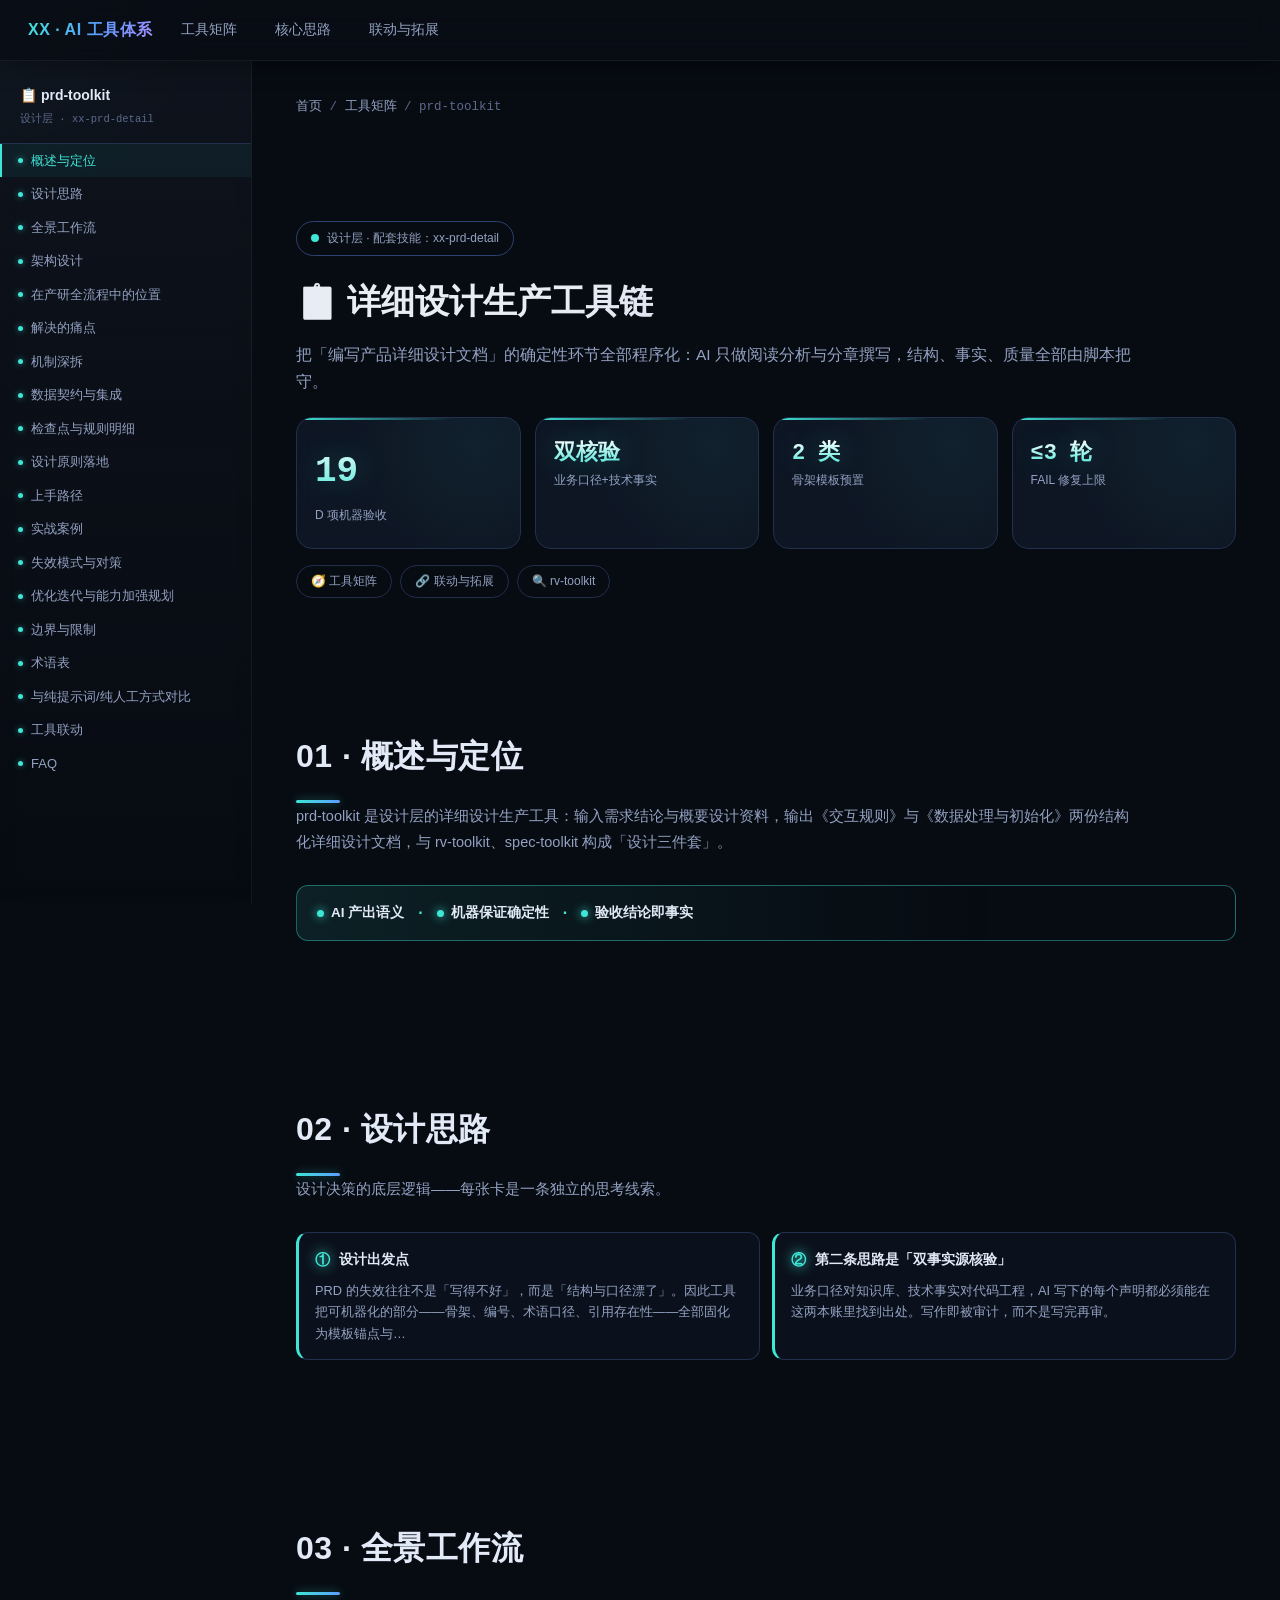
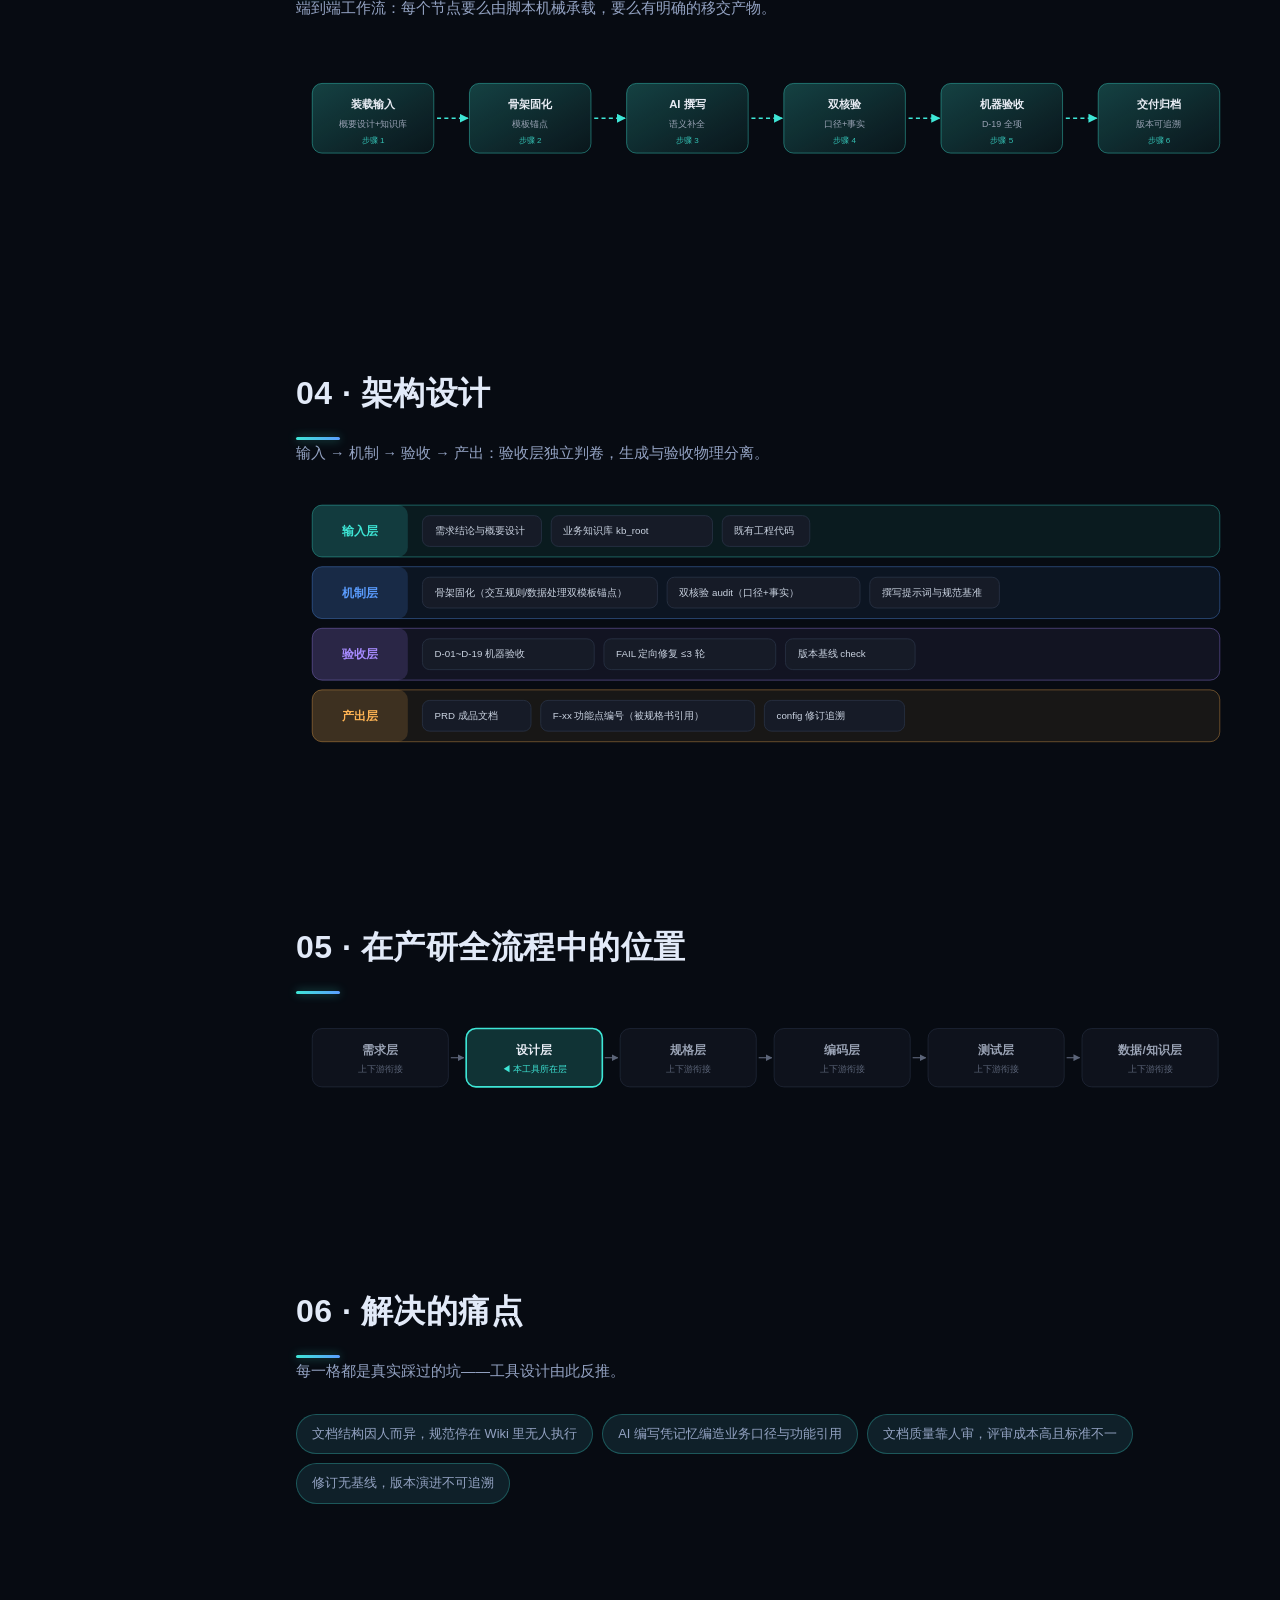
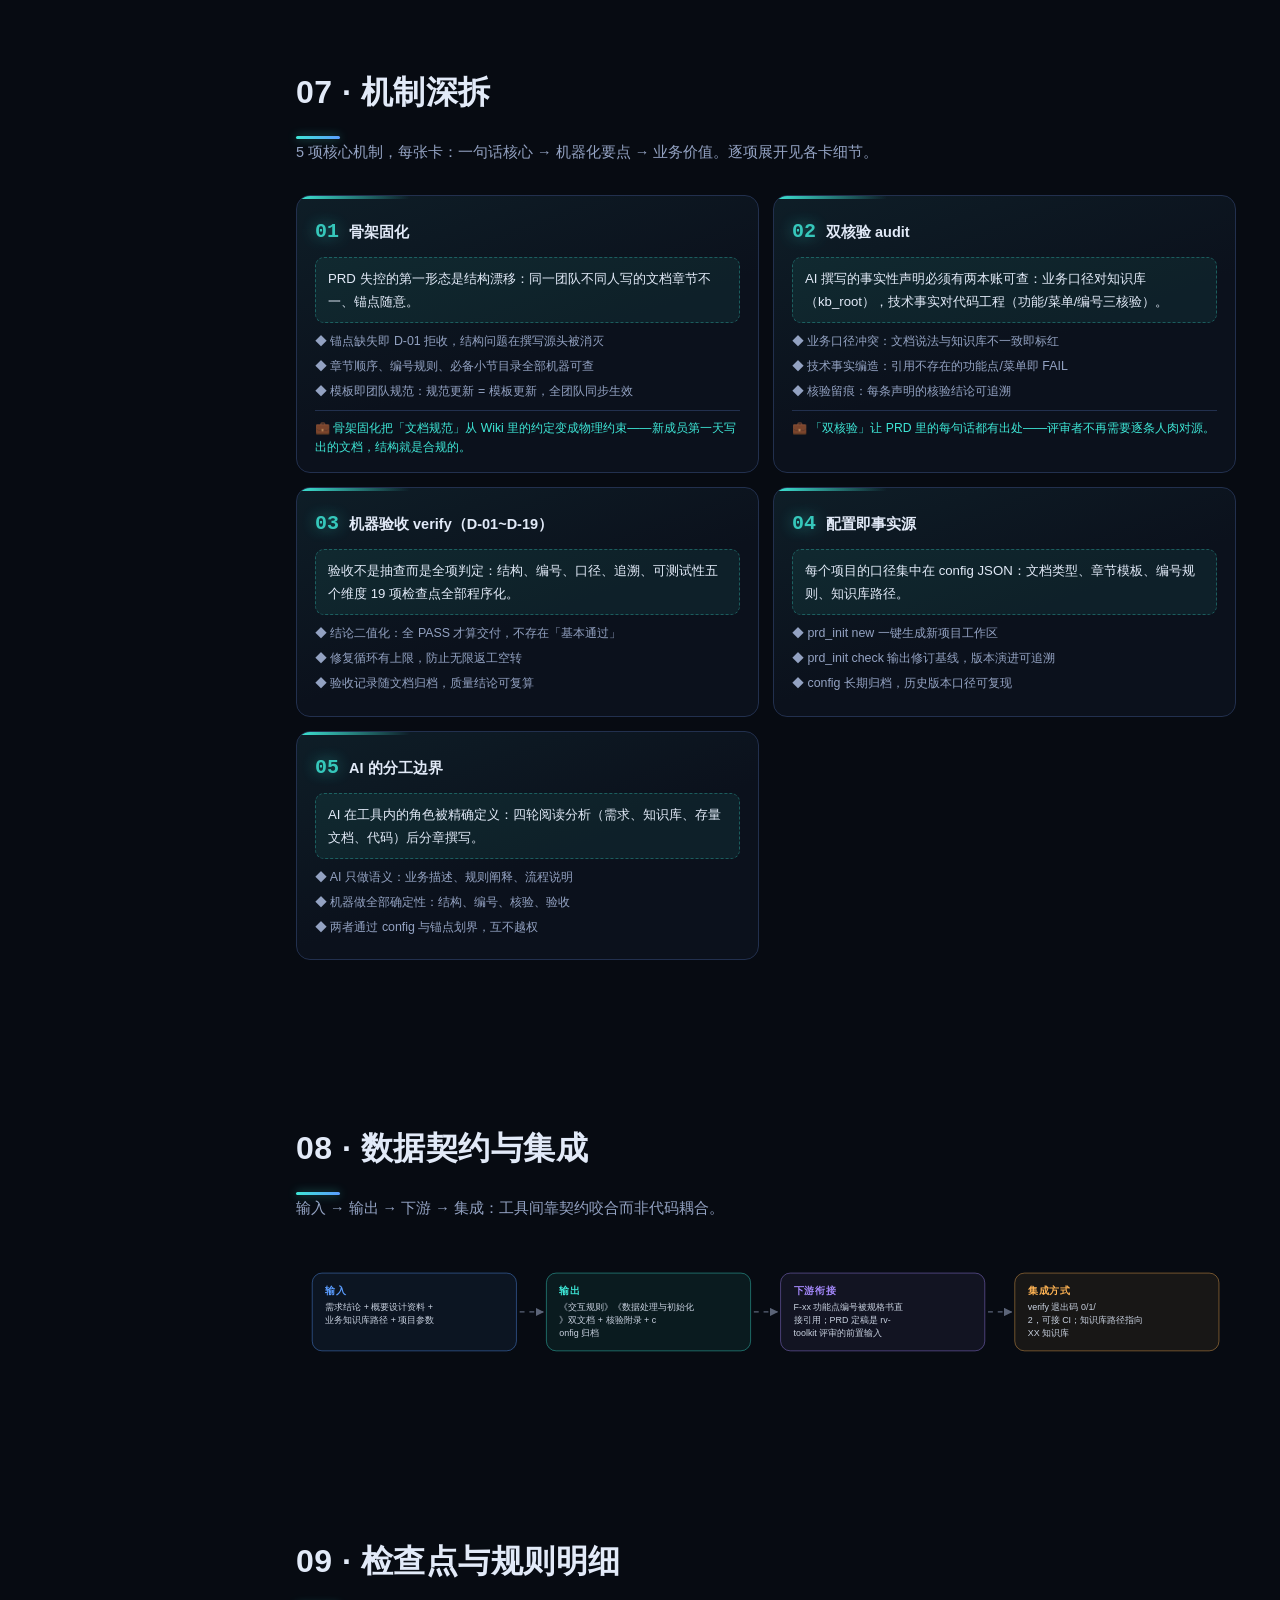
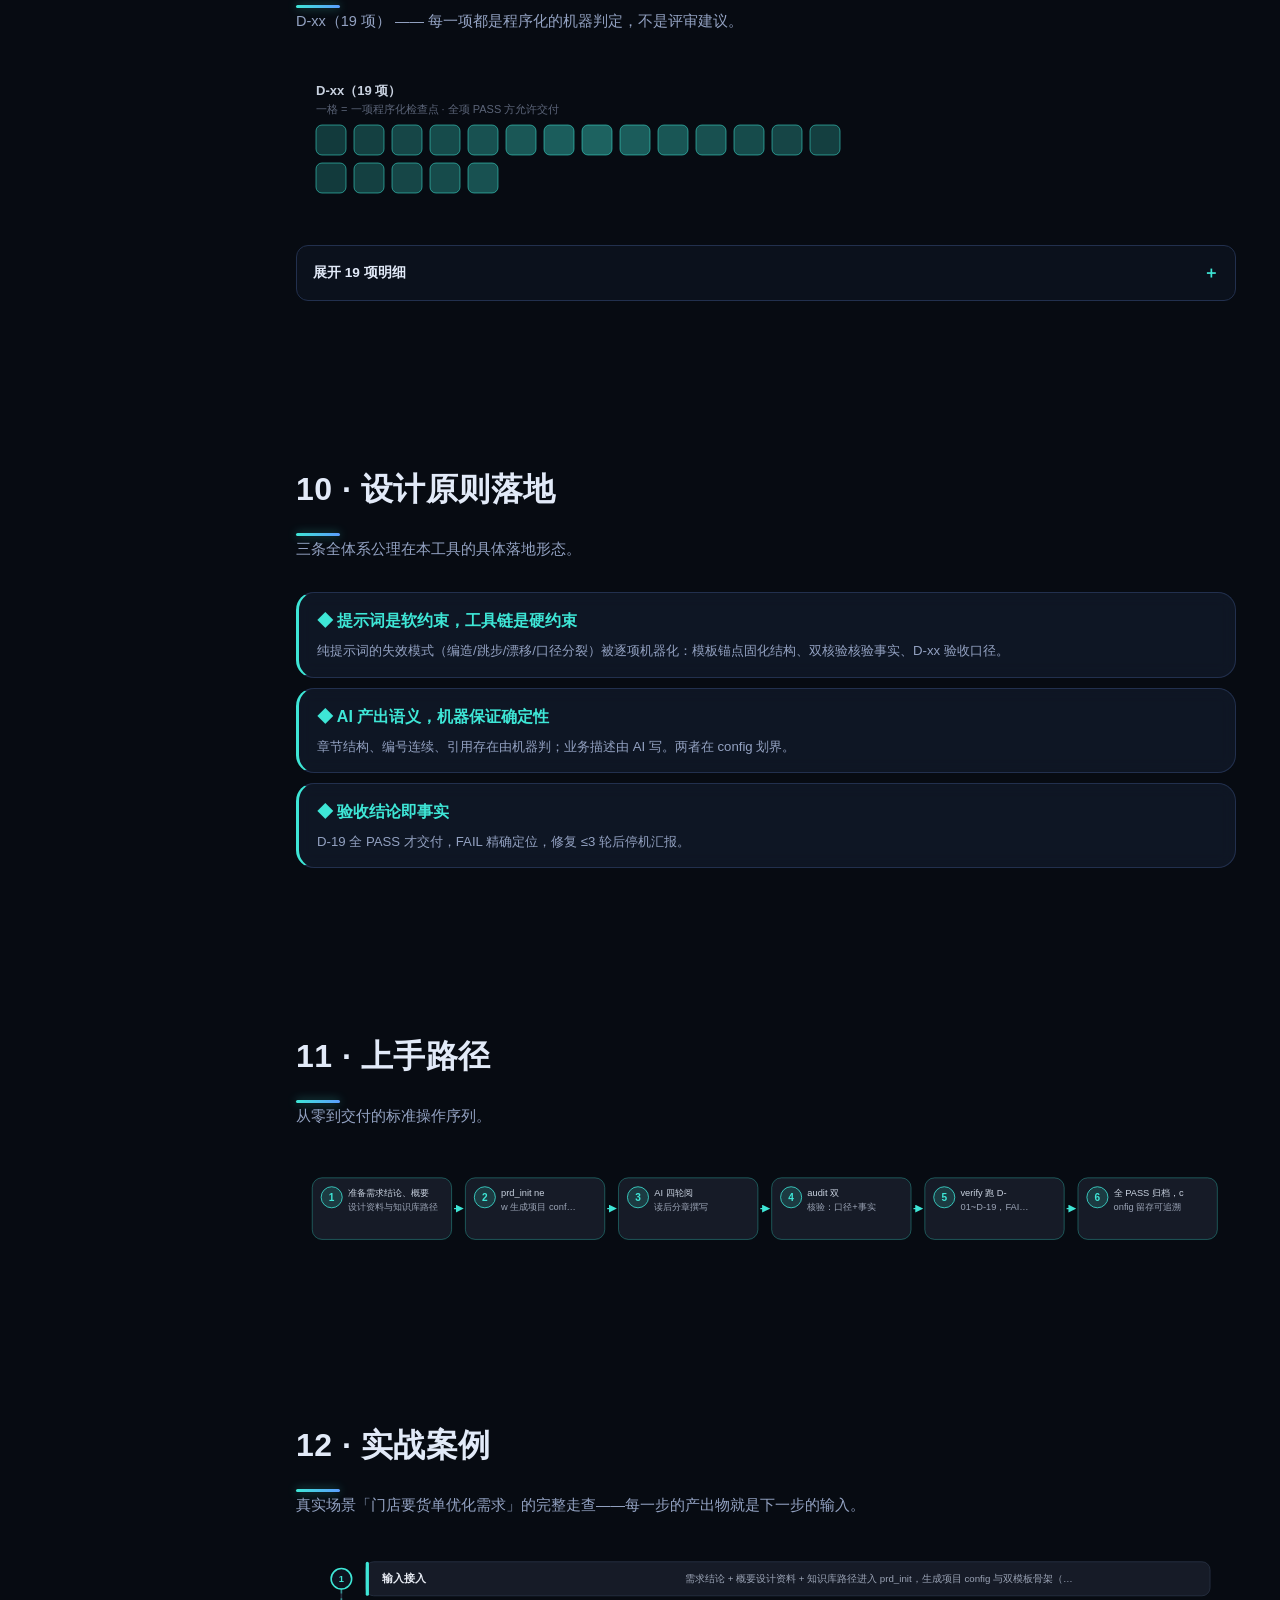
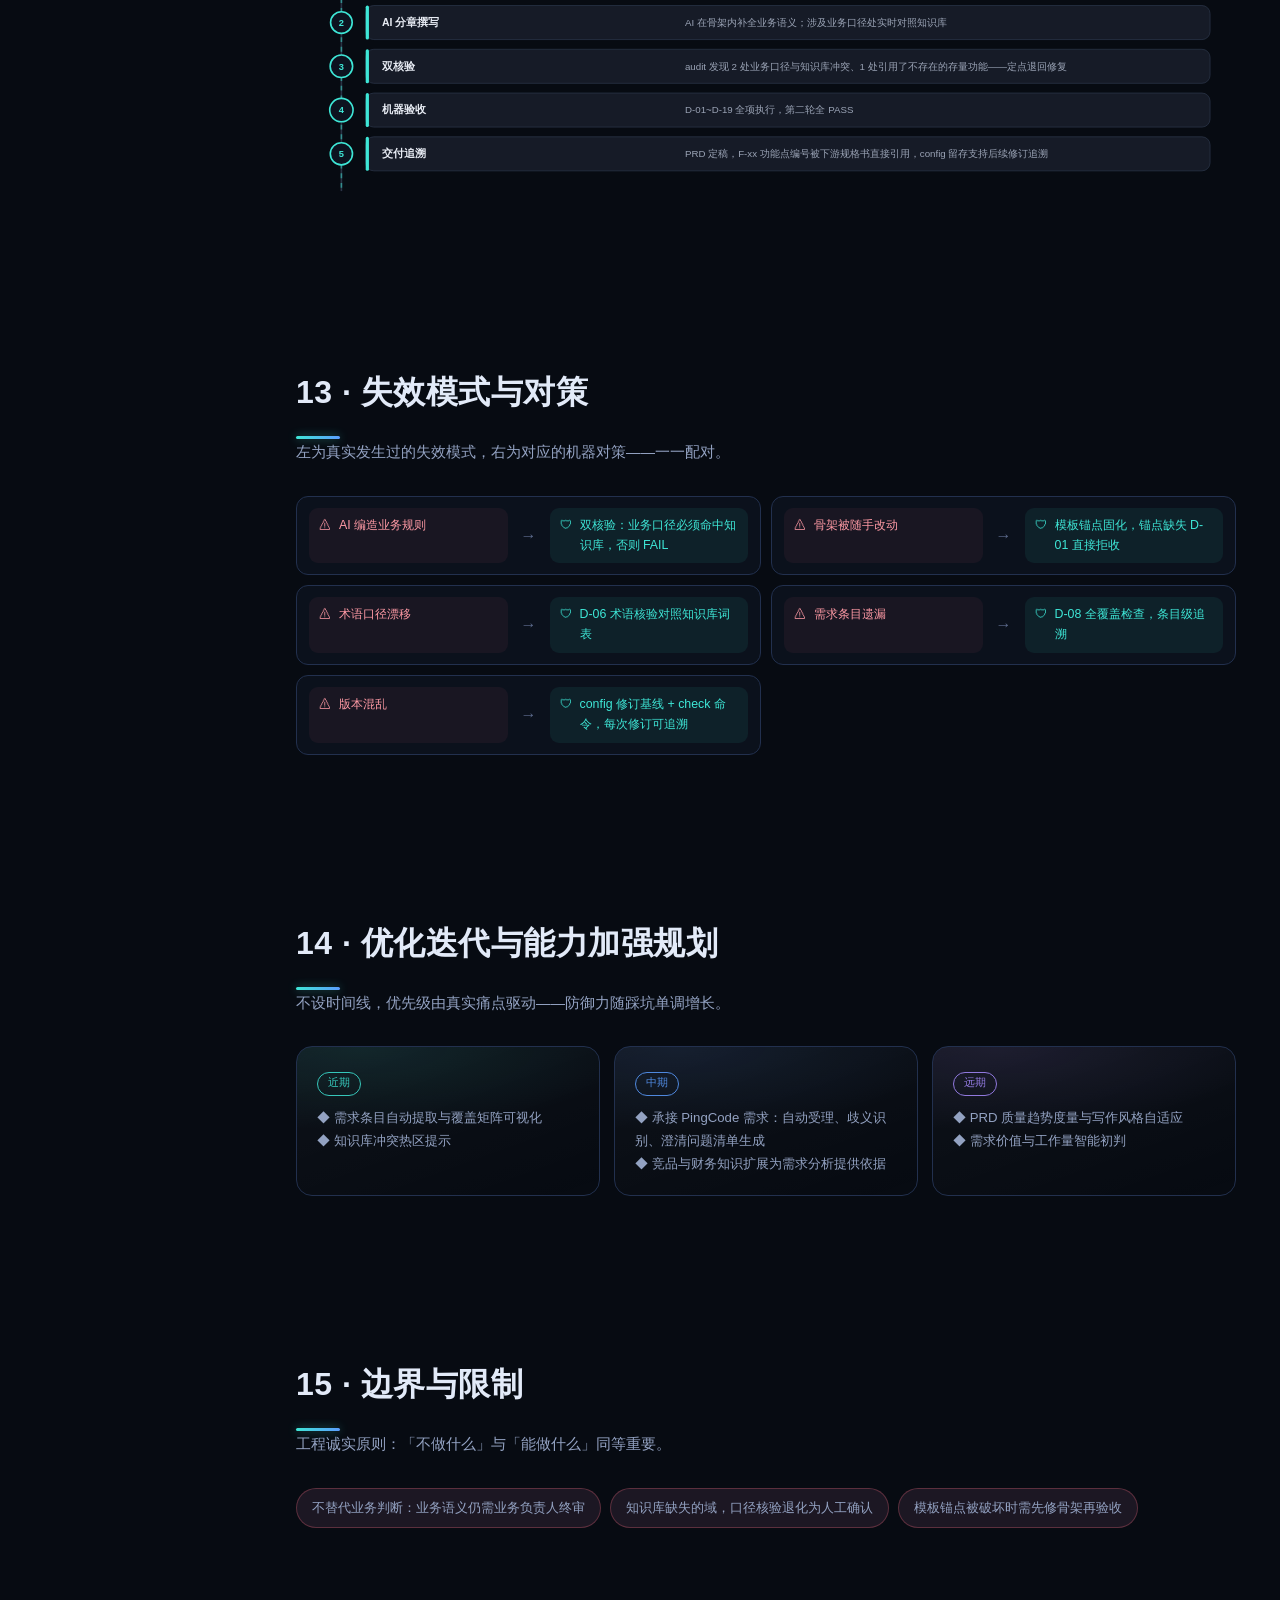
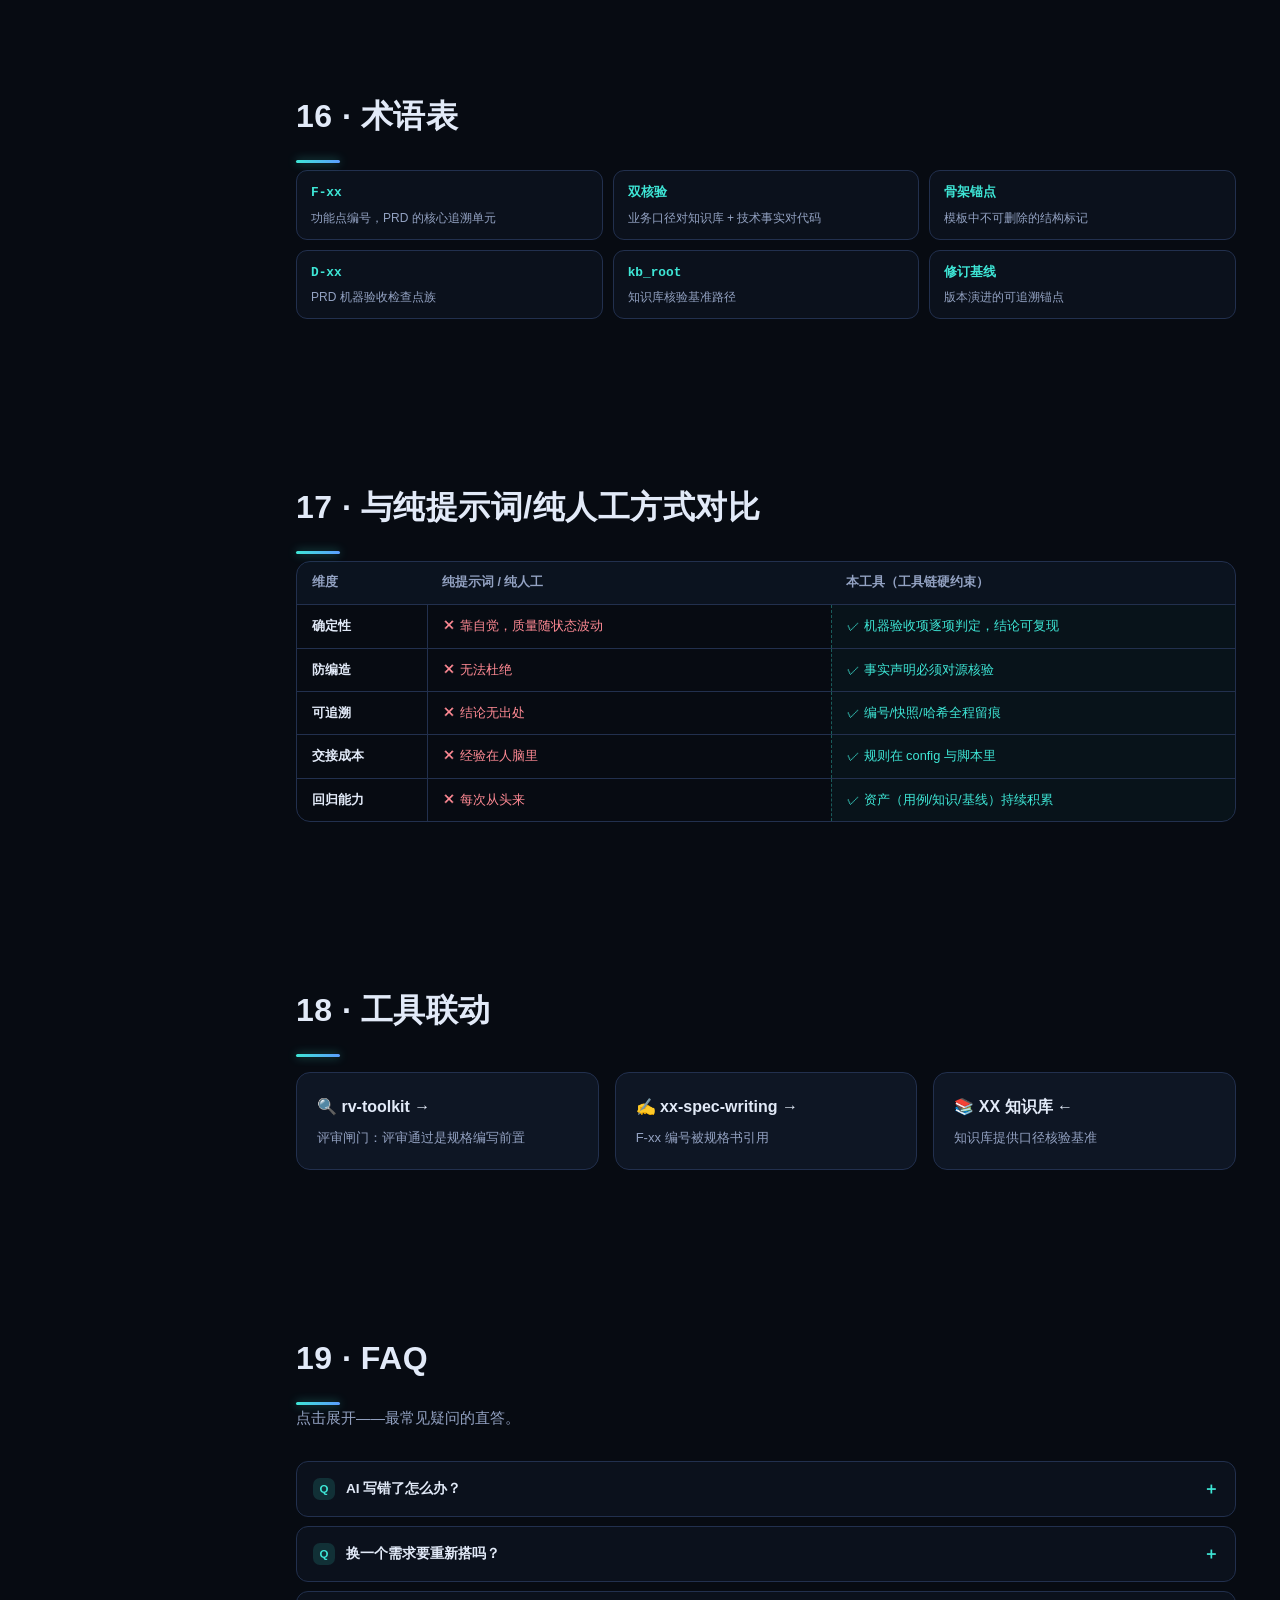
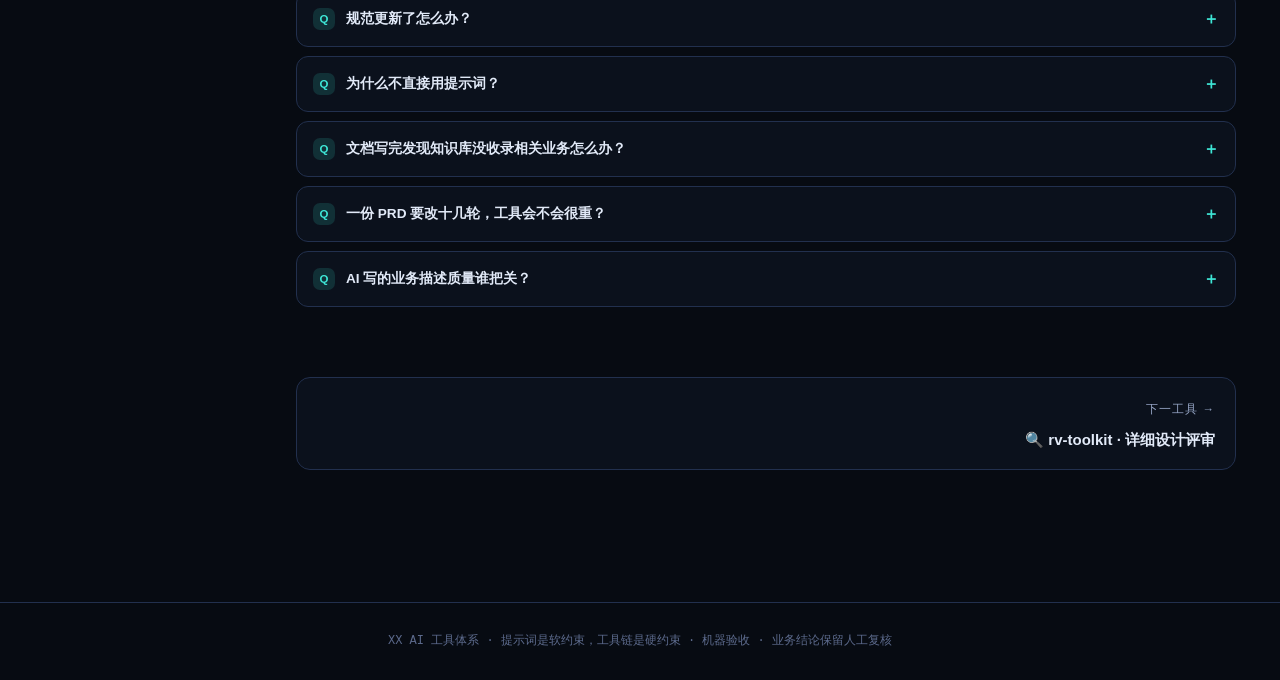
<file: ai-testing-efficiency-system/site/tools/prd-toolkit.html>
<!DOCTYPE html>
<html lang="zh-CN">
<head>
<meta charset="UTF-8">
<meta name="viewport" content="width=device-width, initial-scale=1.0">
<title>详细设计生产工具链 · XX AI 工具体系</title>
<link rel="stylesheet" href="../assets/site.css">
</head>
<body>
<div id="progress"></div>
<div id="cursorGlow"></div>
<nav class="topnav"><a class="brand" href="../index.html">XX · AI 工具体系</a><a class="nl" href="../index.html#matrix">工具矩阵</a><a class="nl" href="../index.html">核心思路</a><a class="nl" href="../linkage.html">联动与拓展</a></nav>
<div class="layout">
<nav class="sidenav"><div class="slogo">📋 prd-toolkit<div class="sub">设计层 · xx-prd-detail</div></div><a href="#s1"><span class="ndot"></span>概述与定位</a><a href="#s2"><span class="ndot"></span>设计思路</a><a href="#s3"><span class="ndot"></span>全景工作流</a><a href="#s4"><span class="ndot"></span>架构设计</a><a href="#s5"><span class="ndot"></span>在产研全流程中的位置</a><a href="#s6"><span class="ndot"></span>解决的痛点</a><a href="#s7"><span class="ndot"></span>机制深拆</a><a href="#s8"><span class="ndot"></span>数据契约与集成</a><a href="#s9"><span class="ndot"></span>检查点与规则明细</a><a href="#s10"><span class="ndot"></span>设计原则落地</a><a href="#s11"><span class="ndot"></span>上手路径</a><a href="#s12"><span class="ndot"></span>实战案例</a><a href="#s13"><span class="ndot"></span>失效模式与对策</a><a href="#s14"><span class="ndot"></span>优化迭代与能力加强规划</a><a href="#s15"><span class="ndot"></span>边界与限制</a><a href="#s16"><span class="ndot"></span>术语表</a><a href="#s17"><span class="ndot"></span>与纯提示词/纯人工方式对比</a><a href="#s18"><span class="ndot"></span>工具联动</a><a href="#s19"><span class="ndot"></span>FAQ</a></nav>
<main class="main">
<div class="crumbs"><a href="../index.html">首页</a> / <a href="../index.html#matrix">工具矩阵</a> / prd-toolkit</div><section class="reveal vis" style="margin:22px 0 40px"><div class="badge" style="display:inline-flex;align-items:center;gap:8px;border:1px solid var(--line2);border-radius:999px;padding:6px 14px;font-size:12px;color:var(--dim)"><span style="width:8px;height:8px;border-radius:50%;background:#3ee6d6;display:inline-block"></span>设计层 · 配套技能：xx-prd-detail</div><h1 style="font-size:34px;font-weight:900;margin:16px 0 10px">📋 详细设计生产工具链</h1><p class="lead" style="color:var(--dim);font-size:15.5px;max-width:860px">把「编写产品详细设计文档」的确定性环节全部程序化：AI 只做阅读分析与分章撰写，结构、事实、质量全部由脚本把守。</p><div class="stats-row" style="margin-top:22px"><div class="stat-card"><div class="num" data-n="19">0</div><div class="lbl">D 项机器验收</div></div><div class="stat-card"><div class="num" style="font-size:22px;line-height:1.25">双核验</div><div class="lbl">业务口径+技术事实</div></div><div class="stat-card"><div class="num" style="font-size:22px;line-height:1.25">2 类</div><div class="lbl">骨架模板预置</div></div><div class="stat-card"><div class="num" style="font-size:22px;line-height:1.25">≤3 轮</div><div class="lbl">FAIL 修复上限</div></div></div><div class="rel-chips"><a href="../index.html#matrix">🧭 工具矩阵</a><a href="../linkage.html">🔗 联动与拓展</a><a href="rv-toolkit.html">🔍 rv-toolkit</a></div></section>
<section id="s1" class="reveal">
<h2 class="sec-title">01 · 概述与定位</h2>
<p class="sec-sub">prd-toolkit 是设计层的详细设计生产工具：输入需求结论与概要设计资料，输出《交互规则》与《数据处理与初始化》两份结构化详细设计文档，与 rv-toolkit、spec-toolkit 构成「设计三件套」。</p><div class="principle-strip" style="--cc:#3ee6d6"><span>AI 产出语义</span><i>·</i><span>机器保证确定性</span><i>·</i><span>验收结论即事实</span></div>
</section>
<section id="s2" class="reveal">
<h2 class="sec-title">02 · 设计思路</h2>
<p class="sec-sub">设计决策的底层逻辑——每张卡是一条独立的思考线索。</p><div class="think-grid"><div class="think-card" style="--cc:#3ee6d6"><div class="tk-h"><span class="tk-i">①</span>设计出发点</div><div class="tk-b">PRD 的失效往往不是「写得不好」，而是「结构与口径漂了」。因此工具把可机器化的部分——骨架、编号、术语口径、引用存在性——全部固化为模板锚点与…</div></div><div class="think-card" style="--cc:#3ee6d6"><div class="tk-h"><span class="tk-i">②</span>第二条思路是「双事实源核验」</div><div class="tk-b">业务口径对知识库、技术事实对代码工程，AI 写下的每个声明都必须能在这两本账里找到出处。写作即被审计，而不是写完再审。</div></div></div>
</section>
<section id="s3" class="reveal">
<h2 class="sec-title">03 · 全景工作流</h2>
<p class="sec-sub">端到端工作流：每个节点要么由脚本机械承载，要么有明确的移交产物。</p><svg viewBox="0 0 1160 190" style="width:100%;max-width:1160px;display:block;margin:14px 0" xmlns="http://www.w3.org/2000/svg"><defs><linearGradient id="prd-toolkit-pg" x1="0" y1="0" x2="1" y2="1"><stop offset="0" stop-color="#3ee6d6" stop-opacity=".25"/><stop offset="1" stop-color="#3ee6d6" stop-opacity=".05"/></linearGradient><marker id="prd-toolkit-ar" viewBox="0 0 10 10" refX="9" refY="5" markerWidth="7" markerHeight="7" orient="auto"><path d="M0 0L10 5L0 10z" fill="#3ee6d6"/></marker></defs><rect x="20" y="40" width="150" height="86" rx="12" fill="url(#prd-toolkit-pg)" stroke="#3ee6d6" stroke-opacity=".5"/><text x="95" y="70" text-anchor="middle" fill="#e8ecf4" font-size="14" font-weight="700">装载输入</text><text x="95" y="94" text-anchor="middle" fill="#9aa3b5" font-size="11">概要设计+知识库</text><text x="95" y="114" text-anchor="middle" fill="#3ee6d6" font-size="10" opacity=".8">步骤 1</text><line x1="174" y1="83" x2="212" y2="83" stroke="#3ee6d6" stroke-width="1.6" stroke-dasharray="5 4" marker-end="url(#prd-toolkit-ar)"/><rect x="214" y="40" width="150" height="86" rx="12" fill="url(#prd-toolkit-pg)" stroke="#3ee6d6" stroke-opacity=".5"/><text x="289" y="70" text-anchor="middle" fill="#e8ecf4" font-size="14" font-weight="700">骨架固化</text><text x="289" y="94" text-anchor="middle" fill="#9aa3b5" font-size="11">模板锚点</text><text x="289" y="114" text-anchor="middle" fill="#3ee6d6" font-size="10" opacity=".8">步骤 2</text><line x1="368" y1="83" x2="406" y2="83" stroke="#3ee6d6" stroke-width="1.6" stroke-dasharray="5 4" marker-end="url(#prd-toolkit-ar)"/><rect x="408" y="40" width="150" height="86" rx="12" fill="url(#prd-toolkit-pg)" stroke="#3ee6d6" stroke-opacity=".5"/><text x="483" y="70" text-anchor="middle" fill="#e8ecf4" font-size="14" font-weight="700">AI 撰写</text><text x="483" y="94" text-anchor="middle" fill="#9aa3b5" font-size="11">语义补全</text><text x="483" y="114" text-anchor="middle" fill="#3ee6d6" font-size="10" opacity=".8">步骤 3</text><line x1="562" y1="83" x2="600" y2="83" stroke="#3ee6d6" stroke-width="1.6" stroke-dasharray="5 4" marker-end="url(#prd-toolkit-ar)"/><rect x="602" y="40" width="150" height="86" rx="12" fill="url(#prd-toolkit-pg)" stroke="#3ee6d6" stroke-opacity=".5"/><text x="677" y="70" text-anchor="middle" fill="#e8ecf4" font-size="14" font-weight="700">双核验</text><text x="677" y="94" text-anchor="middle" fill="#9aa3b5" font-size="11">口径+事实</text><text x="677" y="114" text-anchor="middle" fill="#3ee6d6" font-size="10" opacity=".8">步骤 4</text><line x1="756" y1="83" x2="794" y2="83" stroke="#3ee6d6" stroke-width="1.6" stroke-dasharray="5 4" marker-end="url(#prd-toolkit-ar)"/><rect x="796" y="40" width="150" height="86" rx="12" fill="url(#prd-toolkit-pg)" stroke="#3ee6d6" stroke-opacity=".5"/><text x="871" y="70" text-anchor="middle" fill="#e8ecf4" font-size="14" font-weight="700">机器验收</text><text x="871" y="94" text-anchor="middle" fill="#9aa3b5" font-size="11">D-19 全项</text><text x="871" y="114" text-anchor="middle" fill="#3ee6d6" font-size="10" opacity=".8">步骤 5</text><line x1="950" y1="83" x2="988" y2="83" stroke="#3ee6d6" stroke-width="1.6" stroke-dasharray="5 4" marker-end="url(#prd-toolkit-ar)"/><rect x="990" y="40" width="150" height="86" rx="12" fill="url(#prd-toolkit-pg)" stroke="#3ee6d6" stroke-opacity=".5"/><text x="1065" y="70" text-anchor="middle" fill="#e8ecf4" font-size="14" font-weight="700">交付归档</text><text x="1065" y="94" text-anchor="middle" fill="#9aa3b5" font-size="11">版本可追溯</text><text x="1065" y="114" text-anchor="middle" fill="#3ee6d6" font-size="10" opacity=".8">步骤 6</text></svg>
</section>
<section id="s4" class="reveal">
<h2 class="sec-title">04 · 架构设计</h2>
<p class="sec-sub">输入 → 机制 → 验收 → 产出：验收层独立判卷，生成与验收物理分离。</p><svg viewBox="0 0 1160 324" style="width:100%;max-width:1160px;display:block;margin:14px 0" xmlns="http://www.w3.org/2000/svg"><rect x="20" y="10" width="1120" height="64" rx="12" fill="#3ee6d6" fill-opacity=".07" stroke="#3ee6d6" stroke-opacity=".45"/><rect x="20" y="10" width="118" height="64" rx="12" fill="#3ee6d6" fill-opacity=".16"/><text x="79" y="47" text-anchor="middle" fill="#3ee6d6" font-size="14.5" font-weight="800">输入层</text><rect x="156" y="23" width="147" height="38" rx="9" fill="#161b27" stroke="#2a3346"/><text x="171" y="46" fill="#c9d2e0" font-size="12">需求结论与概要设计</text><rect x="315" y="23" width="199" height="38" rx="9" fill="#161b27" stroke="#2a3346"/><text x="330" y="46" fill="#c9d2e0" font-size="12">业务知识库 kb_root</text><rect x="526" y="23" width="108" height="38" rx="9" fill="#161b27" stroke="#2a3346"/><text x="541" y="46" fill="#c9d2e0" font-size="12">既有工程代码</text><rect x="20" y="86" width="1120" height="64" rx="12" fill="#5b9dff" fill-opacity=".07" stroke="#5b9dff" stroke-opacity=".45"/><rect x="20" y="86" width="118" height="64" rx="12" fill="#5b9dff" fill-opacity=".16"/><text x="79" y="123" text-anchor="middle" fill="#5b9dff" font-size="14.5" font-weight="800">机制层</text><rect x="156" y="99" width="290" height="38" rx="9" fill="#161b27" stroke="#2a3346"/><text x="171" y="122" fill="#c9d2e0" font-size="12">骨架固化（交互规则/数据处理双模板锚点）</text><rect x="458" y="99" width="238" height="38" rx="9" fill="#161b27" stroke="#2a3346"/><text x="473" y="122" fill="#c9d2e0" font-size="12">双核验 audit（口径+事实）</text><rect x="708" y="99" width="160" height="38" rx="9" fill="#161b27" stroke="#2a3346"/><text x="723" y="122" fill="#c9d2e0" font-size="12">撰写提示词与规范基准</text><rect x="20" y="162" width="1120" height="64" rx="12" fill="#a78bff" fill-opacity=".07" stroke="#a78bff" stroke-opacity=".45"/><rect x="20" y="162" width="118" height="64" rx="12" fill="#a78bff" fill-opacity=".16"/><text x="79" y="199" text-anchor="middle" fill="#a78bff" font-size="14.5" font-weight="800">验收层</text><rect x="156" y="175" width="212" height="38" rx="9" fill="#161b27" stroke="#2a3346"/><text x="171" y="198" fill="#c9d2e0" font-size="12">D-01~D-19 机器验收</text><rect x="380" y="175" width="212" height="38" rx="9" fill="#161b27" stroke="#2a3346"/><text x="395" y="198" fill="#c9d2e0" font-size="12">FAIL 定向修复 ≤3 轮</text><rect x="604" y="175" width="160" height="38" rx="9" fill="#161b27" stroke="#2a3346"/><text x="619" y="198" fill="#c9d2e0" font-size="12">版本基线 check</text><rect x="20" y="238" width="1120" height="64" rx="12" fill="#ffb454" fill-opacity=".07" stroke="#ffb454" stroke-opacity=".45"/><rect x="20" y="238" width="118" height="64" rx="12" fill="#ffb454" fill-opacity=".16"/><text x="79" y="275" text-anchor="middle" fill="#ffb454" font-size="14.5" font-weight="800">产出层</text><rect x="156" y="251" width="134" height="38" rx="9" fill="#161b27" stroke="#2a3346"/><text x="171" y="274" fill="#c9d2e0" font-size="12">PRD 成品文档</text><rect x="302" y="251" width="264" height="38" rx="9" fill="#161b27" stroke="#2a3346"/><text x="317" y="274" fill="#c9d2e0" font-size="12">F-xx 功能点编号（被规格书引用）</text><rect x="578" y="251" width="173" height="38" rx="9" fill="#161b27" stroke="#2a3346"/><text x="593" y="274" fill="#c9d2e0" font-size="12">config 修订追溯</text></svg>
</section>
<section id="s5" class="reveal">
<h2 class="sec-title">05 · 在产研全流程中的位置</h2>
<svg viewBox="0 0 1160 150" style="width:100%;max-width:1160px;display:block;margin:14px 0" xmlns="http://www.w3.org/2000/svg"><defs><marker id="prd-toolkit-ps" viewBox="0 0 10 10" refX="9" refY="5" markerWidth="6" markerHeight="6" orient="auto"><path d="M0 0L10 5L0 10z" fill="#5b6478"/></marker></defs><rect x="20" y="34" width="168" height="72" rx="12" fill="#161b27" fill-opacity=".5" stroke="#2a3346" stroke-opacity=".7" stroke-width="1"/><text x="104" y="66" text-anchor="middle" fill="#9aa3b5" font-size="14.5" font-weight="600">需求层</text><text x="104" y="88" text-anchor="middle" fill="#5b6478" font-size="11">上下游衔接</text><line x1="191" y1="70" x2="207" y2="70" stroke="#5b6478" stroke-width="1.4" marker-end="url(#prd-toolkit-ps)"/><rect x="210" y="34" width="168" height="72" rx="12" fill="#3ee6d6" fill-opacity=".18" stroke="#3ee6d6" stroke-opacity="1" stroke-width="2"/><text x="294" y="66" text-anchor="middle" fill="#e8ecf4" font-size="14.5" font-weight="800">设计层</text><text x="294" y="88" text-anchor="middle" fill="#3ee6d6" font-size="11">◀ 本工具所在层</text><line x1="381" y1="70" x2="397" y2="70" stroke="#5b6478" stroke-width="1.4" marker-end="url(#prd-toolkit-ps)"/><rect x="400" y="34" width="168" height="72" rx="12" fill="#161b27" fill-opacity=".5" stroke="#2a3346" stroke-opacity=".7" stroke-width="1"/><text x="484" y="66" text-anchor="middle" fill="#9aa3b5" font-size="14.5" font-weight="600">规格层</text><text x="484" y="88" text-anchor="middle" fill="#5b6478" font-size="11">上下游衔接</text><line x1="571" y1="70" x2="587" y2="70" stroke="#5b6478" stroke-width="1.4" marker-end="url(#prd-toolkit-ps)"/><rect x="590" y="34" width="168" height="72" rx="12" fill="#161b27" fill-opacity=".5" stroke="#2a3346" stroke-opacity=".7" stroke-width="1"/><text x="674" y="66" text-anchor="middle" fill="#9aa3b5" font-size="14.5" font-weight="600">编码层</text><text x="674" y="88" text-anchor="middle" fill="#5b6478" font-size="11">上下游衔接</text><line x1="761" y1="70" x2="777" y2="70" stroke="#5b6478" stroke-width="1.4" marker-end="url(#prd-toolkit-ps)"/><rect x="780" y="34" width="168" height="72" rx="12" fill="#161b27" fill-opacity=".5" stroke="#2a3346" stroke-opacity=".7" stroke-width="1"/><text x="864" y="66" text-anchor="middle" fill="#9aa3b5" font-size="14.5" font-weight="600">测试层</text><text x="864" y="88" text-anchor="middle" fill="#5b6478" font-size="11">上下游衔接</text><line x1="951" y1="70" x2="967" y2="70" stroke="#5b6478" stroke-width="1.4" marker-end="url(#prd-toolkit-ps)"/><rect x="970" y="34" width="168" height="72" rx="12" fill="#161b27" fill-opacity=".5" stroke="#2a3346" stroke-opacity=".7" stroke-width="1"/><text x="1054" y="66" text-anchor="middle" fill="#9aa3b5" font-size="14.5" font-weight="600">数据/知识层</text><text x="1054" y="88" text-anchor="middle" fill="#5b6478" font-size="11">上下游衔接</text></svg>
</section>
<section id="s6" class="reveal">
<h2 class="sec-title">06 · 解决的痛点</h2>
<p class="sec-sub">每一格都是真实踩过的坑——工具设计由此反推。</p><div class="chips"><span class="chip" style="--cc:#3ee6d6">文档结构因人而异，规范停在 Wiki 里无人执行</span><span class="chip" style="--cc:#3ee6d6">AI 编写凭记忆编造业务口径与功能引用</span><span class="chip" style="--cc:#3ee6d6">文档质量靠人审，评审成本高且标准不一</span><span class="chip" style="--cc:#3ee6d6">修订无基线，版本演进不可追溯</span></div>
</section>
<section id="s7" class="reveal">
<h2 class="sec-title">07 · 机制深拆</h2>
<p class="sec-sub">5 项核心机制，每张卡：一句话核心 → 机器化要点 → 业务价值。逐项展开见各卡细节。</p><div class="mech-grid"><div class="mech-card" style="--cc:#3ee6d6"><div class="mc-h"><span class="mc-n">01</span><span class="mc-t">骨架固化</span></div><div class="mc-core">PRD 失控的第一形态是结构漂移：同一团队不同人写的文档章节不一、锚点随意。</div><div class="mc-pts"><span class="mc-p">◆ 锚点缺失即 D-01 拒收，结构问题在撰写源头被消灭</span><span class="mc-p">◆ 章节顺序、编号规则、必备小节目录全部机器可查</span><span class="mc-p">◆ 模板即团队规范：规范更新 = 模板更新，全团队同步生效</span></div><div class="mc-biz">💼 骨架固化把「文档规范」从 Wiki 里的约定变成物理约束——新成员第一天写出的文档，结构就是合规的。</div></div><div class="mech-card" style="--cc:#3ee6d6"><div class="mc-h"><span class="mc-n">02</span><span class="mc-t">双核验 audit</span></div><div class="mc-core">AI 撰写的事实性声明必须有两本账可查：业务口径对知识库（kb_root），技术事实对代码工程（功能/菜单/编号三核验）。</div><div class="mc-pts"><span class="mc-p">◆ 业务口径冲突：文档说法与知识库不一致即标红</span><span class="mc-p">◆ 技术事实编造：引用不存在的功能点/菜单即 FAIL</span><span class="mc-p">◆ 核验留痕：每条声明的核验结论可追溯</span></div><div class="mc-biz">💼 「双核验」让 PRD 里的每句话都有出处——评审者不再需要逐条人肉对源。</div></div><div class="mech-card" style="--cc:#3ee6d6"><div class="mc-h"><span class="mc-n">03</span><span class="mc-t">机器验收 verify（D-01~D-19）</span></div><div class="mc-core">验收不是抽查而是全项判定：结构、编号、口径、追溯、可测试性五个维度 19 项检查点全部程序化。</div><div class="mc-pts"><span class="mc-p">◆ 结论二值化：全 PASS 才算交付，不存在「基本通过」</span><span class="mc-p">◆ 修复循环有上限，防止无限返工空转</span><span class="mc-p">◆ 验收记录随文档归档，质量结论可复算</span></div></div><div class="mech-card" style="--cc:#3ee6d6"><div class="mc-h"><span class="mc-n">04</span><span class="mc-t">配置即事实源</span></div><div class="mc-core">每个项目的口径集中在 config JSON：文档类型、章节模板、编号规则、知识库路径。</div><div class="mc-pts"><span class="mc-p">◆ prd_init new 一键生成新项目工作区</span><span class="mc-p">◆ prd_init check 输出修订基线，版本演进可追溯</span><span class="mc-p">◆ config 长期归档，历史版本口径可复现</span></div></div><div class="mech-card" style="--cc:#3ee6d6"><div class="mc-h"><span class="mc-n">05</span><span class="mc-t">AI 的分工边界</span></div><div class="mc-core">AI 在工具内的角色被精确定义：四轮阅读分析（需求、知识库、存量文档、代码）后分章撰写。</div><div class="mc-pts"><span class="mc-p">◆ AI 只做语义：业务描述、规则阐释、流程说明</span><span class="mc-p">◆ 机器做全部确定性：结构、编号、核验、验收</span><span class="mc-p">◆ 两者通过 config 与锚点划界，互不越权</span></div></div></div>
</section>
<section id="s8" class="reveal">
<h2 class="sec-title">08 · 数据契约与集成</h2>
<p class="sec-sub">输入 → 输出 → 下游 → 集成：工具间靠契约咬合而非代码耦合。</p><svg viewBox="0 0 1160 150" style="width:100%;max-width:1160px;display:block;margin:14px 0" xmlns="http://www.w3.org/2000/svg"><defs><marker id="prd-toolkit-io" viewBox="0 0 10 10" refX="9" refY="5" markerWidth="7" markerHeight="7" orient="auto"><path d="M0 0L10 5L0 10z" fill="#5b6478"/></marker></defs><rect x="20" y="26" width="252" height="96" rx="12" fill="#5b9dff" fill-opacity=".07" stroke="#5b9dff" stroke-opacity=".5"/><text x="36" y="52" fill="#5b9dff" font-size="12" font-weight="800" letter-spacing="1">输入</text><text x="36" y="72" fill="#c9d2e0" font-size="11">需求结论 + 概要设计资料 +</text><text x="36" y="88" fill="#c9d2e0" font-size="11"> 业务知识库路径 + 项目参数</text><line x1="276" y1="74" x2="305" y2="74" stroke="#5b6478" stroke-width="1.5" stroke-dasharray="5 4" class="flowline" marker-end="url(#prd-toolkit-io)"/><rect x="309" y="26" width="252" height="96" rx="12" fill="#3ee6d6" fill-opacity=".07" stroke="#3ee6d6" stroke-opacity=".5"/><text x="325" y="52" fill="#3ee6d6" font-size="12" font-weight="800" letter-spacing="1">输出</text><text x="325" y="72" fill="#c9d2e0" font-size="11">《交互规则》《数据处理与初始化</text><text x="325" y="88" fill="#c9d2e0" font-size="11">》双文档 + 核验附录 + c</text><text x="325" y="104" fill="#c9d2e0" font-size="11">onfig 归档</text><line x1="565" y1="74" x2="594" y2="74" stroke="#5b6478" stroke-width="1.5" stroke-dasharray="5 4" class="flowline" marker-end="url(#prd-toolkit-io)"/><rect x="598" y="26" width="252" height="96" rx="12" fill="#a78bff" fill-opacity=".07" stroke="#a78bff" stroke-opacity=".5"/><text x="614" y="52" fill="#a78bff" font-size="12" font-weight="800" letter-spacing="1">下游衔接</text><text x="614" y="72" fill="#c9d2e0" font-size="11">F-xx 功能点编号被规格书直</text><text x="614" y="88" fill="#c9d2e0" font-size="11">接引用；PRD 定稿是 rv-</text><text x="614" y="104" fill="#c9d2e0" font-size="11">toolkit 评审的前置输入</text><line x1="854" y1="74" x2="883" y2="74" stroke="#5b6478" stroke-width="1.5" stroke-dasharray="5 4" class="flowline" marker-end="url(#prd-toolkit-io)"/><rect x="887" y="26" width="252" height="96" rx="12" fill="#ffb454" fill-opacity=".07" stroke="#ffb454" stroke-opacity=".5"/><text x="903" y="52" fill="#ffb454" font-size="12" font-weight="800" letter-spacing="1">集成方式</text><text x="903" y="72" fill="#c9d2e0" font-size="11">verify 退出码 0/1/</text><text x="903" y="88" fill="#c9d2e0" font-size="11">2，可接 CI；知识库路径指向</text><text x="903" y="104" fill="#c9d2e0" font-size="11"> XX 知识库</text></svg>
</section>
<section id="s9" class="reveal">
<h2 class="sec-title">09 · 检查点与规则明细</h2>
<p class="sec-sub">D-xx（19 项） —— 每一项都是程序化的机器判定，不是评审建议。</p><svg viewBox="0 0 572 166" style="width:100%;max-width:572px;display:block;margin:14px 0" xmlns="http://www.w3.org/2000/svg"><g font-family="inherit"><text x="20" y="30" fill="#c9d2e0" font-size="13" font-weight="800">D-xx（19 项）</text><text x="20" y="48" fill="#5b6478" font-size="11">一格 = 一项程序化检查点 · 全项 PASS 方允许交付</text><rect x="20" y="60" width="30" height="30" rx="6" fill="#3ee6d6" fill-opacity=".18" stroke="#3ee6d6" stroke-opacity=".55"><animate attributeName="fill-opacity" values=".18;.4;.18" dur="3s" begin="0.00s" repeatCount="indefinite"/></rect><rect x="58" y="60" width="30" height="30" rx="6" fill="#3ee6d6" fill-opacity=".18" stroke="#3ee6d6" stroke-opacity=".55"><animate attributeName="fill-opacity" values=".18;.4;.18" dur="3s" begin="0.18s" repeatCount="indefinite"/></rect><rect x="96" y="60" width="30" height="30" rx="6" fill="#3ee6d6" fill-opacity=".18" stroke="#3ee6d6" stroke-opacity=".55"><animate attributeName="fill-opacity" values=".18;.4;.18" dur="3s" begin="0.36s" repeatCount="indefinite"/></rect><rect x="134" y="60" width="30" height="30" rx="6" fill="#3ee6d6" fill-opacity=".18" stroke="#3ee6d6" stroke-opacity=".55"><animate attributeName="fill-opacity" values=".18;.4;.18" dur="3s" begin="0.54s" repeatCount="indefinite"/></rect><rect x="172" y="60" width="30" height="30" rx="6" fill="#3ee6d6" fill-opacity=".18" stroke="#3ee6d6" stroke-opacity=".55"><animate attributeName="fill-opacity" values=".18;.4;.18" dur="3s" begin="0.72s" repeatCount="indefinite"/></rect><rect x="210" y="60" width="30" height="30" rx="6" fill="#3ee6d6" fill-opacity=".18" stroke="#3ee6d6" stroke-opacity=".55"><animate attributeName="fill-opacity" values=".18;.4;.18" dur="3s" begin="0.90s" repeatCount="indefinite"/></rect><rect x="248" y="60" width="30" height="30" rx="6" fill="#3ee6d6" fill-opacity=".18" stroke="#3ee6d6" stroke-opacity=".55"><animate attributeName="fill-opacity" values=".18;.4;.18" dur="3s" begin="1.08s" repeatCount="indefinite"/></rect><rect x="286" y="60" width="30" height="30" rx="6" fill="#3ee6d6" fill-opacity=".18" stroke="#3ee6d6" stroke-opacity=".55"><animate attributeName="fill-opacity" values=".18;.4;.18" dur="3s" begin="1.26s" repeatCount="indefinite"/></rect><rect x="324" y="60" width="30" height="30" rx="6" fill="#3ee6d6" fill-opacity=".18" stroke="#3ee6d6" stroke-opacity=".55"><animate attributeName="fill-opacity" values=".18;.4;.18" dur="3s" begin="1.44s" repeatCount="indefinite"/></rect><rect x="362" y="60" width="30" height="30" rx="6" fill="#3ee6d6" fill-opacity=".18" stroke="#3ee6d6" stroke-opacity=".55"><animate attributeName="fill-opacity" values=".18;.4;.18" dur="3s" begin="1.62s" repeatCount="indefinite"/></rect><rect x="400" y="60" width="30" height="30" rx="6" fill="#3ee6d6" fill-opacity=".18" stroke="#3ee6d6" stroke-opacity=".55"><animate attributeName="fill-opacity" values=".18;.4;.18" dur="3s" begin="1.80s" repeatCount="indefinite"/></rect><rect x="438" y="60" width="30" height="30" rx="6" fill="#3ee6d6" fill-opacity=".18" stroke="#3ee6d6" stroke-opacity=".55"><animate attributeName="fill-opacity" values=".18;.4;.18" dur="3s" begin="1.98s" repeatCount="indefinite"/></rect><rect x="476" y="60" width="30" height="30" rx="6" fill="#3ee6d6" fill-opacity=".18" stroke="#3ee6d6" stroke-opacity=".55"><animate attributeName="fill-opacity" values=".18;.4;.18" dur="3s" begin="2.16s" repeatCount="indefinite"/></rect><rect x="514" y="60" width="30" height="30" rx="6" fill="#3ee6d6" fill-opacity=".18" stroke="#3ee6d6" stroke-opacity=".55"><animate attributeName="fill-opacity" values=".18;.4;.18" dur="3s" begin="2.34s" repeatCount="indefinite"/></rect><rect x="20" y="98" width="30" height="30" rx="6" fill="#3ee6d6" fill-opacity=".18" stroke="#3ee6d6" stroke-opacity=".55"><animate attributeName="fill-opacity" values=".18;.4;.18" dur="3s" begin="0.00s" repeatCount="indefinite"/></rect><rect x="58" y="98" width="30" height="30" rx="6" fill="#3ee6d6" fill-opacity=".18" stroke="#3ee6d6" stroke-opacity=".55"><animate attributeName="fill-opacity" values=".18;.4;.18" dur="3s" begin="0.18s" repeatCount="indefinite"/></rect><rect x="96" y="98" width="30" height="30" rx="6" fill="#3ee6d6" fill-opacity=".18" stroke="#3ee6d6" stroke-opacity=".55"><animate attributeName="fill-opacity" values=".18;.4;.18" dur="3s" begin="0.36s" repeatCount="indefinite"/></rect><rect x="134" y="98" width="30" height="30" rx="6" fill="#3ee6d6" fill-opacity=".18" stroke="#3ee6d6" stroke-opacity=".55"><animate attributeName="fill-opacity" values=".18;.4;.18" dur="3s" begin="0.54s" repeatCount="indefinite"/></rect><rect x="172" y="98" width="30" height="30" rx="6" fill="#3ee6d6" fill-opacity=".18" stroke="#3ee6d6" stroke-opacity=".55"><animate attributeName="fill-opacity" values=".18;.4;.18" dur="3s" begin="0.72s" repeatCount="indefinite"/></rect></g></svg><details class="fq"><summary>展开 19 项明细</summary><div style="display:grid;grid-template-columns:repeat(auto-fill,minmax(280px,1fr));gap:8px;margin-top:12px"><div style="background:var(--bg2);border:1px solid var(--line);border-radius:9px;padding:8px 12px;font-size:12.4px;color:var(--dim)">D-01 骨架锚点完整</div><div style="background:var(--bg2);border:1px solid var(--line);border-radius:9px;padding:8px 12px;font-size:12.4px;color:var(--dim)">D-02 章节顺序与模板一致</div><div style="background:var(--bg2);border:1px solid var(--line);border-radius:9px;padding:8px 12px;font-size:12.4px;color:var(--dim)">D-03 编号连续无断号</div><div style="background:var(--bg2);border:1px solid var(--line);border-radius:9px;padding:8px 12px;font-size:12.4px;color:var(--dim)">D-04 F-xx 功能点编号可提取</div><div style="background:var(--bg2);border:1px solid var(--line);border-radius:9px;padding:8px 12px;font-size:12.4px;color:var(--dim)">D-05 业务规则编号绑定</div><div style="background:var(--bg2);border:1px solid var(--line);border-radius:9px;padding:8px 12px;font-size:12.4px;color:var(--dim)">D-06 术语与知识库口径一致</div><div style="background:var(--bg2);border:1px solid var(--line);border-radius:9px;padding:8px 12px;font-size:12.4px;color:var(--dim)">D-07 引用来源存在性</div><div style="background:var(--bg2);border:1px solid var(--line);border-radius:9px;padding:8px 12px;font-size:12.4px;color:var(--dim)">D-08 需求条目全覆盖</div><div style="background:var(--bg2);border:1px solid var(--line);border-radius:9px;padding:8px 12px;font-size:12.4px;color:var(--dim)">D-09 无悬空引用</div><div style="background:var(--bg2);border:1px solid var(--line);border-radius:9px;padding:8px 12px;font-size:12.4px;color:var(--dim)">D-10 表格字段齐套</div><div style="background:var(--bg2);border:1px solid var(--line);border-radius:9px;padding:8px 12px;font-size:12.4px;color:var(--dim)">D-11 流程有起点终点</div><div style="background:var(--bg2);border:1px solid var(--line);border-radius:9px;padding:8px 12px;font-size:12.4px;color:var(--dim)">D-12 异常分支有处理</div><div style="background:var(--bg2);border:1px solid var(--line);border-radius:9px;padding:8px 12px;font-size:12.4px;color:var(--dim)">D-13 权限点声明完整</div><div style="background:var(--bg2);border:1px solid var(--line);border-radius:9px;padding:8px 12px;font-size:12.4px;color:var(--dim)">D-14 数据口径与库表一致</div><div style="background:var(--bg2);border:1px solid var(--line);border-radius:9px;padding:8px 12px;font-size:12.4px;color:var(--dim)">D-15 版本与修订记录</div><div style="background:var(--bg2);border:1px solid var(--line);border-radius:9px;padding:8px 12px;font-size:12.4px;color:var(--dim)">D-16 无 AI 味禁词</div><div style="background:var(--bg2);border:1px solid var(--line);border-radius:9px;padding:8px 12px;font-size:12.4px;color:var(--dim)">D-17 验收标准可测试</div><div style="background:var(--bg2);border:1px solid var(--line);border-radius:9px;padding:8px 12px;font-size:12.4px;color:var(--dim)">D-18 上游追溯链完整</div><div style="background:var(--bg2);border:1px solid var(--line);border-radius:9px;padding:8px 12px;font-size:12.4px;color:var(--dim)">D-19 交付物齐套</div></div></details>
</section>
<section id="s10" class="reveal">
<h2 class="sec-title">10 · 设计原则落地</h2>
<p class="sec-sub">三条全体系公理在本工具的具体落地形态。</p><div class="card pcard" style="padding:14px 18px;margin:10px 0;--cc:#3ee6d6"><div style="font-weight:700;color:#3ee6d6;margin-bottom:5px">◆ 提示词是软约束，工具链是硬约束</div><div style="color:var(--dim);font-size:13.2px;line-height:1.7">纯提示词的失效模式（编造/跳步/漂移/口径分裂）被逐项机器化：模板锚点固化结构、双核验核验事实、D-xx 验收口径。</div></div><div class="card pcard" style="padding:14px 18px;margin:10px 0;--cc:#3ee6d6"><div style="font-weight:700;color:#3ee6d6;margin-bottom:5px">◆ AI 产出语义，机器保证确定性</div><div style="color:var(--dim);font-size:13.2px;line-height:1.7">章节结构、编号连续、引用存在由机器判；业务描述由 AI 写。两者在 config 划界。</div></div><div class="card pcard" style="padding:14px 18px;margin:10px 0;--cc:#3ee6d6"><div style="font-weight:700;color:#3ee6d6;margin-bottom:5px">◆ 验收结论即事实</div><div style="color:var(--dim);font-size:13.2px;line-height:1.7">D-19 全 PASS 才交付，FAIL 精确定位，修复 ≤3 轮后停机汇报。</div></div>
</section>
<section id="s11" class="reveal">
<h2 class="sec-title">11 · 上手路径</h2>
<p class="sec-sub">从零到交付的标准操作序列。</p><svg viewBox="0 0 1160 120" style="width:100%;max-width:1160px;display:block;margin:14px 0" xmlns="http://www.w3.org/2000/svg"><defs><marker id="prd-toolkit-st" viewBox="0 0 10 10" refX="9" refY="5" markerWidth="6.5" markerHeight="6.5" orient="auto"><path d="M0 0L10 5L0 10z" fill="#3ee6d6"/></marker></defs><rect x="20" y="22" width="172" height="76" rx="12" fill="#161b27" stroke="#3ee6d6" stroke-opacity=".4"/><circle cx="44" cy="46" r="13" fill="#3ee6d6" fill-opacity=".16" stroke="#3ee6d6"/><text x="44" y="51" text-anchor="middle" fill="#3ee6d6" font-size="12.5" font-weight="900">1</text><text x="64" y="44" fill="#c9d2e0" font-size="11.5">准备需求结论、概要</text><text x="64" y="62" fill="#9aa3b5" font-size="11.5">设计资料与知识库路径</text><line x1="195" y1="60" x2="206" y2="60" stroke="#3ee6d6" stroke-width="1.5" class="flowline" marker-end="url(#prd-toolkit-st)"/><rect x="209" y="22" width="172" height="76" rx="12" fill="#161b27" stroke="#3ee6d6" stroke-opacity=".4"/><circle cx="233" cy="46" r="13" fill="#3ee6d6" fill-opacity=".16" stroke="#3ee6d6"/><text x="233" y="51" text-anchor="middle" fill="#3ee6d6" font-size="12.5" font-weight="900">2</text><text x="253" y="44" fill="#c9d2e0" font-size="11.5">prd_init ne</text><text x="253" y="62" fill="#9aa3b5" font-size="11.5">w 生成项目 conf…</text><line x1="384" y1="60" x2="395" y2="60" stroke="#3ee6d6" stroke-width="1.5" class="flowline" marker-end="url(#prd-toolkit-st)"/><rect x="398" y="22" width="172" height="76" rx="12" fill="#161b27" stroke="#3ee6d6" stroke-opacity=".4"/><circle cx="422" cy="46" r="13" fill="#3ee6d6" fill-opacity=".16" stroke="#3ee6d6"/><text x="422" y="51" text-anchor="middle" fill="#3ee6d6" font-size="12.5" font-weight="900">3</text><text x="442" y="44" fill="#c9d2e0" font-size="11.5">AI 四轮阅</text><text x="442" y="62" fill="#9aa3b5" font-size="11.5">读后分章撰写</text><line x1="573" y1="60" x2="584" y2="60" stroke="#3ee6d6" stroke-width="1.5" class="flowline" marker-end="url(#prd-toolkit-st)"/><rect x="587" y="22" width="172" height="76" rx="12" fill="#161b27" stroke="#3ee6d6" stroke-opacity=".4"/><circle cx="611" cy="46" r="13" fill="#3ee6d6" fill-opacity=".16" stroke="#3ee6d6"/><text x="611" y="51" text-anchor="middle" fill="#3ee6d6" font-size="12.5" font-weight="900">4</text><text x="631" y="44" fill="#c9d2e0" font-size="11.5">audit 双</text><text x="631" y="62" fill="#9aa3b5" font-size="11.5">核验：口径+事实</text><line x1="762" y1="60" x2="773" y2="60" stroke="#3ee6d6" stroke-width="1.5" class="flowline" marker-end="url(#prd-toolkit-st)"/><rect x="776" y="22" width="172" height="76" rx="12" fill="#161b27" stroke="#3ee6d6" stroke-opacity=".4"/><circle cx="800" cy="46" r="13" fill="#3ee6d6" fill-opacity=".16" stroke="#3ee6d6"/><text x="800" y="51" text-anchor="middle" fill="#3ee6d6" font-size="12.5" font-weight="900">5</text><text x="820" y="44" fill="#c9d2e0" font-size="11.5">verify 跑 D-</text><text x="820" y="62" fill="#9aa3b5" font-size="11.5">01~D-19，FAI…</text><line x1="951" y1="60" x2="962" y2="60" stroke="#3ee6d6" stroke-width="1.5" class="flowline" marker-end="url(#prd-toolkit-st)"/><rect x="965" y="22" width="172" height="76" rx="12" fill="#161b27" stroke="#3ee6d6" stroke-opacity=".4"/><circle cx="989" cy="46" r="13" fill="#3ee6d6" fill-opacity=".16" stroke="#3ee6d6"/><text x="989" y="51" text-anchor="middle" fill="#3ee6d6" font-size="12.5" font-weight="900">6</text><text x="1009" y="44" fill="#c9d2e0" font-size="11.5">全 PASS 归档，c</text><text x="1009" y="62" fill="#9aa3b5" font-size="11.5">onfig 留存可追溯</text></svg>
</section>
<section id="s12" class="reveal">
<h2 class="sec-title">12 · 实战案例</h2>
<p class="sec-sub">真实场景「门店要货单优化需求」的完整走查——每一步的产出物就是下一步的输入。</p><svg viewBox="0 0 1160 316" style="width:100%;max-width:1160px;display:block;margin:14px 0" xmlns="http://www.w3.org/2000/svg"><g font-family="inherit"><line x1="56" y1="26" x2="56" y2="300" stroke="#2a3346" stroke-width="2"/><line x1="56" y1="26" x2="56" y2="300" stroke="#3ee6d6" stroke-width="2" stroke-dasharray="10 14" opacity=".5" class="flowline"/><circle cx="56" cy="38" r="12" fill="#0d1320" stroke="#3ee6d6" stroke-width="2"><animate attributeName="r" values="12;14.5;12" dur="2.8s" begin="0.3s" repeatCount="indefinite"/></circle><text x="56" y="42" text-anchor="middle" fill="#3ee6d6" font-size="11.5" font-weight="900">1</text><rect x="86" y="17" width="1042" height="42" rx="10" fill="#161b27" stroke="#2a3346"/><rect x="86" y="17" width="4" height="42" rx="2" fill="#3ee6d6"/><text x="106" y="42" fill="#e8ecf4" font-size="13" font-weight="800">输入接入</text><text x="480" y="42" fill="#9aa3b5" font-size="12">需求结论 + 概要设计资料 + 知识库路径进入 prd_init，生成项目 config 与双模板骨架（…</text><circle cx="56" cy="92" r="12" fill="#0d1320" stroke="#3ee6d6" stroke-width="2"><animate attributeName="r" values="12;14.5;12" dur="2.8s" begin="0.7s" repeatCount="indefinite"/></circle><text x="56" y="96" text-anchor="middle" fill="#3ee6d6" font-size="11.5" font-weight="900">2</text><rect x="86" y="71" width="1042" height="42" rx="10" fill="#161b27" stroke="#2a3346"/><rect x="86" y="71" width="4" height="42" rx="2" fill="#3ee6d6"/><text x="106" y="96" fill="#e8ecf4" font-size="13" font-weight="800">AI 分章撰写</text><text x="480" y="96" fill="#9aa3b5" font-size="12">AI 在骨架内补全业务语义；涉及业务口径处实时对照知识库</text><circle cx="56" cy="146" r="12" fill="#0d1320" stroke="#3ee6d6" stroke-width="2"><animate attributeName="r" values="12;14.5;12" dur="2.8s" begin="1.0s" repeatCount="indefinite"/></circle><text x="56" y="150" text-anchor="middle" fill="#3ee6d6" font-size="11.5" font-weight="900">3</text><rect x="86" y="125" width="1042" height="42" rx="10" fill="#161b27" stroke="#2a3346"/><rect x="86" y="125" width="4" height="42" rx="2" fill="#3ee6d6"/><text x="106" y="150" fill="#e8ecf4" font-size="13" font-weight="800">双核验</text><text x="480" y="150" fill="#9aa3b5" font-size="12">audit 发现 2 处业务口径与知识库冲突、1 处引用了不存在的存量功能——定点退回修复</text><circle cx="56" cy="200" r="12" fill="#0d1320" stroke="#3ee6d6" stroke-width="2"><animate attributeName="r" values="12;14.5;12" dur="2.8s" begin="1.4s" repeatCount="indefinite"/></circle><text x="56" y="204" text-anchor="middle" fill="#3ee6d6" font-size="11.5" font-weight="900">4</text><rect x="86" y="179" width="1042" height="42" rx="10" fill="#161b27" stroke="#2a3346"/><rect x="86" y="179" width="4" height="42" rx="2" fill="#3ee6d6"/><text x="106" y="204" fill="#e8ecf4" font-size="13" font-weight="800">机器验收</text><text x="480" y="204" fill="#9aa3b5" font-size="12">D-01~D-19 全项执行，第二轮全 PASS</text><circle cx="56" cy="254" r="12" fill="#0d1320" stroke="#3ee6d6" stroke-width="2"><animate attributeName="r" values="12;14.5;12" dur="2.8s" begin="1.8s" repeatCount="indefinite"/></circle><text x="56" y="258" text-anchor="middle" fill="#3ee6d6" font-size="11.5" font-weight="900">5</text><rect x="86" y="233" width="1042" height="42" rx="10" fill="#161b27" stroke="#2a3346"/><rect x="86" y="233" width="4" height="42" rx="2" fill="#3ee6d6"/><text x="106" y="258" fill="#e8ecf4" font-size="13" font-weight="800">交付追溯</text><text x="480" y="258" fill="#9aa3b5" font-size="12">PRD 定稿，F-xx 功能点编号被下游规格书直接引用，config 留存支持后续修订追溯</text></g></svg>
</section>
<section id="s13" class="reveal">
<h2 class="sec-title">13 · 失效模式与对策</h2>
<p class="sec-sub">左为真实发生过的失效模式，右为对应的机器对策——一一配对。</p><div class="pair-grid"><div class="pair" style="--cc:#3ee6d6"><div class="pr-bad"><span class="pr-ic">⚠</span><span>AI 编造业务规则</span></div><div class="pr-ar">→</div><div class="pr-good"><span class="pr-ic">🛡</span><span>双核验：业务口径必须命中知识库，否则 FAIL</span></div></div><div class="pair" style="--cc:#3ee6d6"><div class="pr-bad"><span class="pr-ic">⚠</span><span>骨架被随手改动</span></div><div class="pr-ar">→</div><div class="pr-good"><span class="pr-ic">🛡</span><span>模板锚点固化，锚点缺失 D-01 直接拒收</span></div></div><div class="pair" style="--cc:#3ee6d6"><div class="pr-bad"><span class="pr-ic">⚠</span><span>术语口径漂移</span></div><div class="pr-ar">→</div><div class="pr-good"><span class="pr-ic">🛡</span><span>D-06 术语核验对照知识库词表</span></div></div><div class="pair" style="--cc:#3ee6d6"><div class="pr-bad"><span class="pr-ic">⚠</span><span>需求条目遗漏</span></div><div class="pr-ar">→</div><div class="pr-good"><span class="pr-ic">🛡</span><span>D-08 全覆盖检查，条目级追溯</span></div></div><div class="pair" style="--cc:#3ee6d6"><div class="pr-bad"><span class="pr-ic">⚠</span><span>版本混乱</span></div><div class="pr-ar">→</div><div class="pr-good"><span class="pr-ic">🛡</span><span>config 修订基线 + check 命令，每次修订可追溯</span></div></div></div>
</section>
<section id="s14" class="reveal">
<h2 class="sec-title">14 · 优化迭代与能力加强规划</h2>
<p class="sec-sub">不设时间线，优先级由真实痛点驱动——防御力随踩坑单调增长。</p><div class="pillars"><div class="pillar" style="--pc:rgba(62,230,214,.13);--pb:#3ee6d6"><span class="tag">近期</span><p>◆ 需求条目自动提取与覆盖矩阵可视化<br>◆ 知识库冲突热区提示</p></div><div class="pillar" style="--pc:rgba(91,157,255,.13);--pb:#5b9dff"><span class="tag">中期</span><p>◆ 承接 PingCode 需求：自动受理、歧义识别、澄清问题清单生成<br>◆ 竞品与财务知识扩展为需求分析提供依据</p></div><div class="pillar" style="--pc:rgba(167,139,255,.13);--pb:#a78bff"><span class="tag">远期</span><p>◆ PRD 质量趋势度量与写作风格自适应<br>◆ 需求价值与工作量智能初判</p></div></div>
</section>
<section id="s15" class="reveal">
<h2 class="sec-title">15 · 边界与限制</h2>
<p class="sec-sub">工程诚实原则：「不做什么」与「能做什么」同等重要。</p><div class="chips"><span class="chip" style="--cc:#ff6b81">不替代业务判断：业务语义仍需业务负责人终审</span><span class="chip" style="--cc:#ff6b81">知识库缺失的域，口径核验退化为人工确认</span><span class="chip" style="--cc:#ff6b81">模板锚点被破坏时需先修骨架再验收</span></div>
</section>
<section id="s16" class="reveal">
<h2 class="sec-title">16 · 术语表</h2>
<div class="gloss-grid"><div class="gloss" style="--cc:#3ee6d6"><div class="gl-t">F-xx</div><div class="gl-d">功能点编号，PRD 的核心追溯单元</div></div><div class="gloss" style="--cc:#3ee6d6"><div class="gl-t">双核验</div><div class="gl-d">业务口径对知识库 + 技术事实对代码</div></div><div class="gloss" style="--cc:#3ee6d6"><div class="gl-t">骨架锚点</div><div class="gl-d">模板中不可删除的结构标记</div></div><div class="gloss" style="--cc:#3ee6d6"><div class="gl-t">D-xx</div><div class="gl-d">PRD 机器验收检查点族</div></div><div class="gloss" style="--cc:#3ee6d6"><div class="gl-t">kb_root</div><div class="gl-d">知识库核验基准路径</div></div><div class="gloss" style="--cc:#3ee6d6"><div class="gl-t">修订基线</div><div class="gl-d">版本演进的可追溯锚点</div></div></div>
</section>
<section id="s17" class="reveal">
<h2 class="sec-title">17 · 与纯提示词/纯人工方式对比</h2>
<div class="vs-wrap" style="--cc:#3ee6d6"><div class="vs-head"><span>维度</span><span>纯提示词 / 纯人工</span><span>本工具（工具链硬约束）</span></div><div class="vs-row"><span class="vs-d">确定性</span><span class="vs-bad">✕ 靠自觉，质量随状态波动</span><span class="vs-good">✓ 机器验收项逐项判定，结论可复现</span></div><div class="vs-row"><span class="vs-d">防编造</span><span class="vs-bad">✕ 无法杜绝</span><span class="vs-good">✓ 事实声明必须对源核验</span></div><div class="vs-row"><span class="vs-d">可追溯</span><span class="vs-bad">✕ 结论无出处</span><span class="vs-good">✓ 编号/快照/哈希全程留痕</span></div><div class="vs-row"><span class="vs-d">交接成本</span><span class="vs-bad">✕ 经验在人脑里</span><span class="vs-good">✓ 规则在 config 与脚本里</span></div><div class="vs-row"><span class="vs-d">回归能力</span><span class="vs-bad">✕ 每次从头来</span><span class="vs-good">✓ 资产（用例/知识/基线）持续积累</span></div></div>
</section>
<section id="s18" class="reveal">
<h2 class="sec-title">18 · 工具联动</h2>
<div class="tgrid"><a class="tcard" href="rv-toolkit.html"><div class="tn">🔍 rv-toolkit →</div><div class="td">评审闸门：评审通过是规格编写前置</div></a><a class="tcard" href="xx-spec-writing.html"><div class="tn">✍️ xx-spec-writing →</div><div class="td">F-xx 编号被规格书引用</div></a><a class="tcard" href="xx-kb.html"><div class="tn">📚 XX 知识库 ←</div><div class="td">知识库提供口径核验基准</div></a></div>
</section>
<section id="s19" class="reveal">
<h2 class="sec-title">19 · FAQ</h2>
<p class="sec-sub">点击展开——最常见疑问的直答。</p><div class="faq-list" style="--cc:#3ee6d6"><details class="fq"><summary><span class="fq-q">Q</span>AI 写错了怎么办？</summary><div class="fq-a">双核验发现事实错误、verify 发现结构错误，FAIL 清单定向修复 ≤3 轮；仍不过停机汇报</div></details><details class="fq"><summary><span class="fq-q">Q</span>换一个需求要重新搭吗？</summary><div class="fq-a">prd_init new 传项目参数即生成新工作区，全流程复用</div></details><details class="fq"><summary><span class="fq-q">Q</span>规范更新了怎么办？</summary><div class="fq-a">规范文档是 AI 撰写与机器验收的共同基准，改规范即改双方口径</div></details><details class="fq"><summary><span class="fq-q">Q</span>为什么不直接用提示词？</summary><div class="fq-a">提示词无法杜绝编造、跳步、漂移；工具链把这些变成机器检查项</div></details><details class="fq"><summary><span class="fq-q">Q</span>文档写完发现知识库没收录相关业务怎么办？</summary><div class="fq-a">audit 会把该业务口径标为「未命中知识库」，此时转人工确认，并将新口径按七步法 S1~S3 补录知识库——工具与知识库是共演化关系。</div></details><details class="fq"><summary><span class="fq-q">Q</span>一份 PRD 要改十几轮，工具会不会很重？</summary><div class="fq-a">不会。增量修订只重跑 audit 与 verify，秒级完成；check 命令自动维护修订基线，每轮变更可追溯。</div></details><details class="fq"><summary><span class="fq-q">Q</span>AI 写的业务描述质量谁把关？</summary><div class="fq-a">机器保证「不假、不乱、不漏」，业务合理性由评审环节（rv-toolkit）与人把关——职责边界清晰。</div></details></div>
</section>
<div class="pager"><a class="next" href="rv-toolkit.html"><span class="dir">下一工具 →</span><div class="nm">🔍 rv-toolkit · 详细设计评审</div></a></div>
</main>
</div>
<button id="navToggle">☰</button><button id="topBtn">↑</button>
<footer class="site">XX AI 工具体系 · 提示词是软约束，工具链是硬约束 · 机器验收 · 业务结论保留人工复核</footer>
<script src="../assets/site.js"></script>
</body></html>
</file>
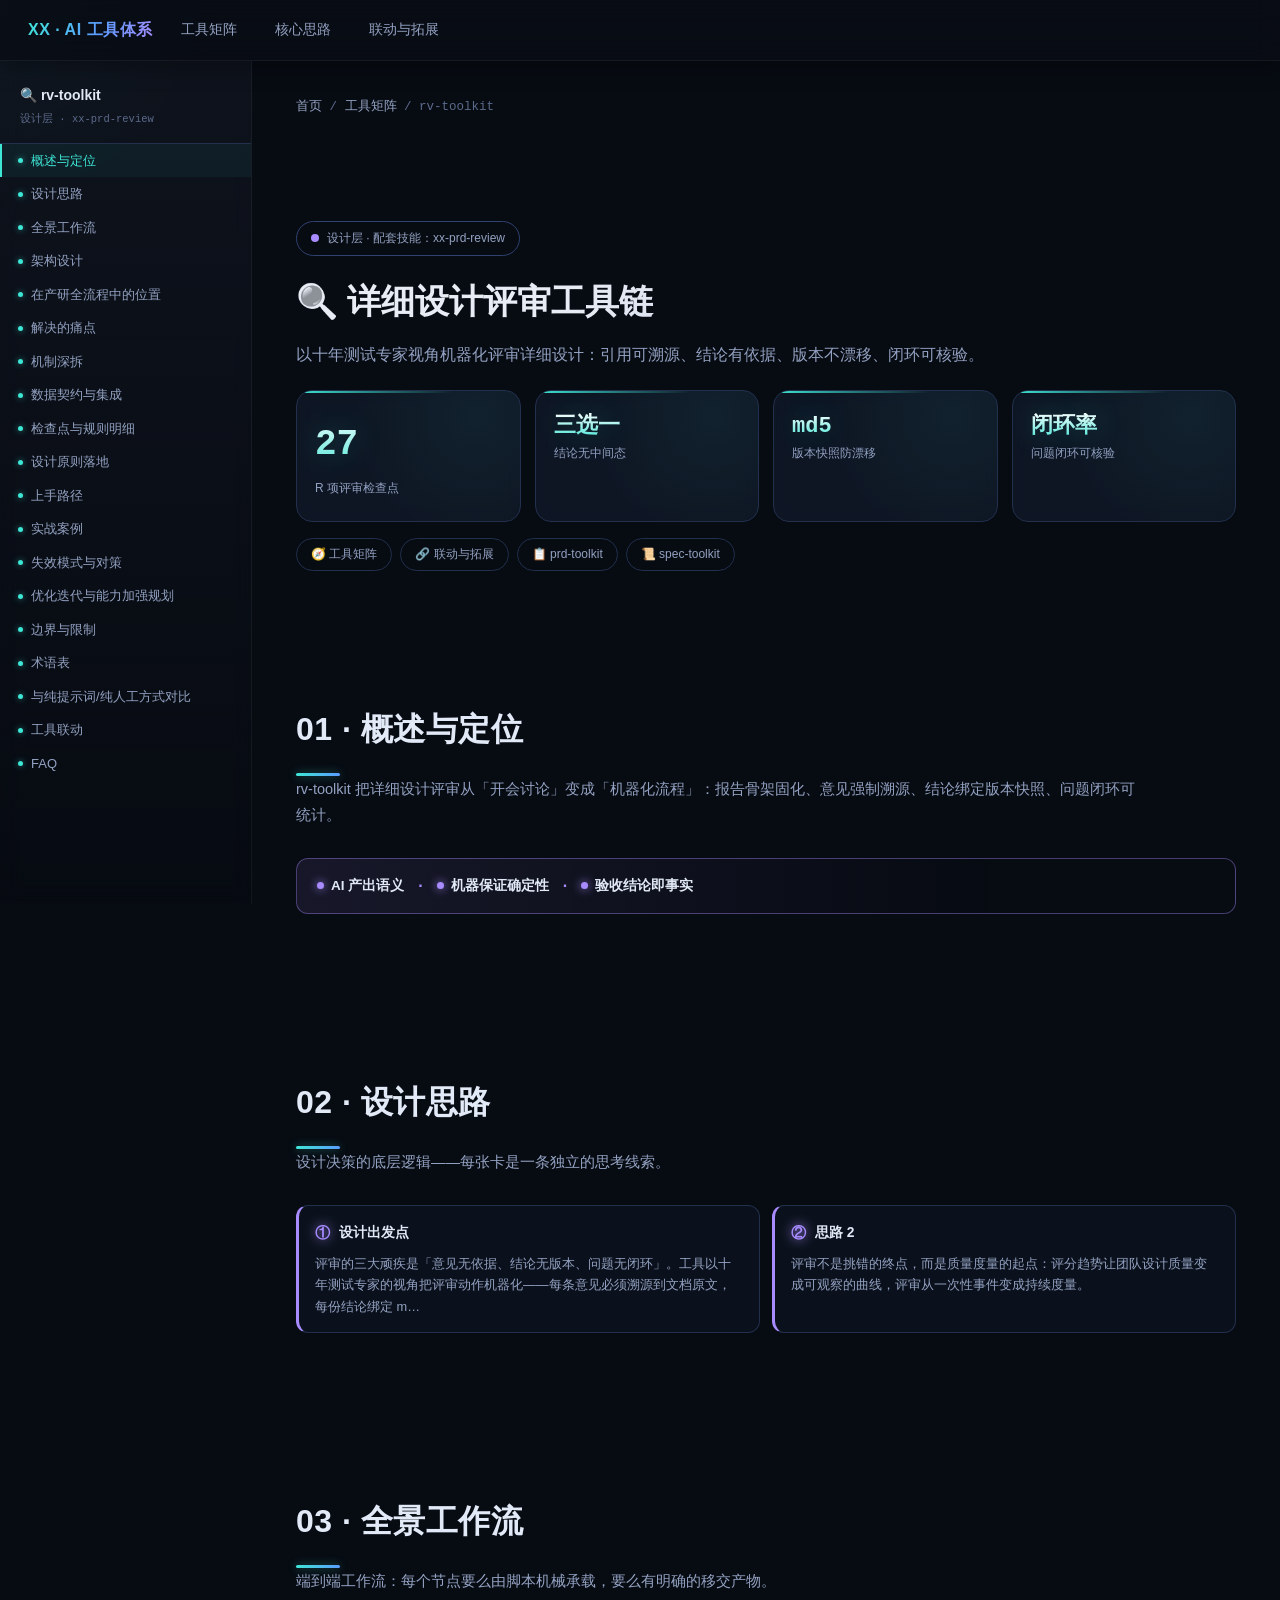
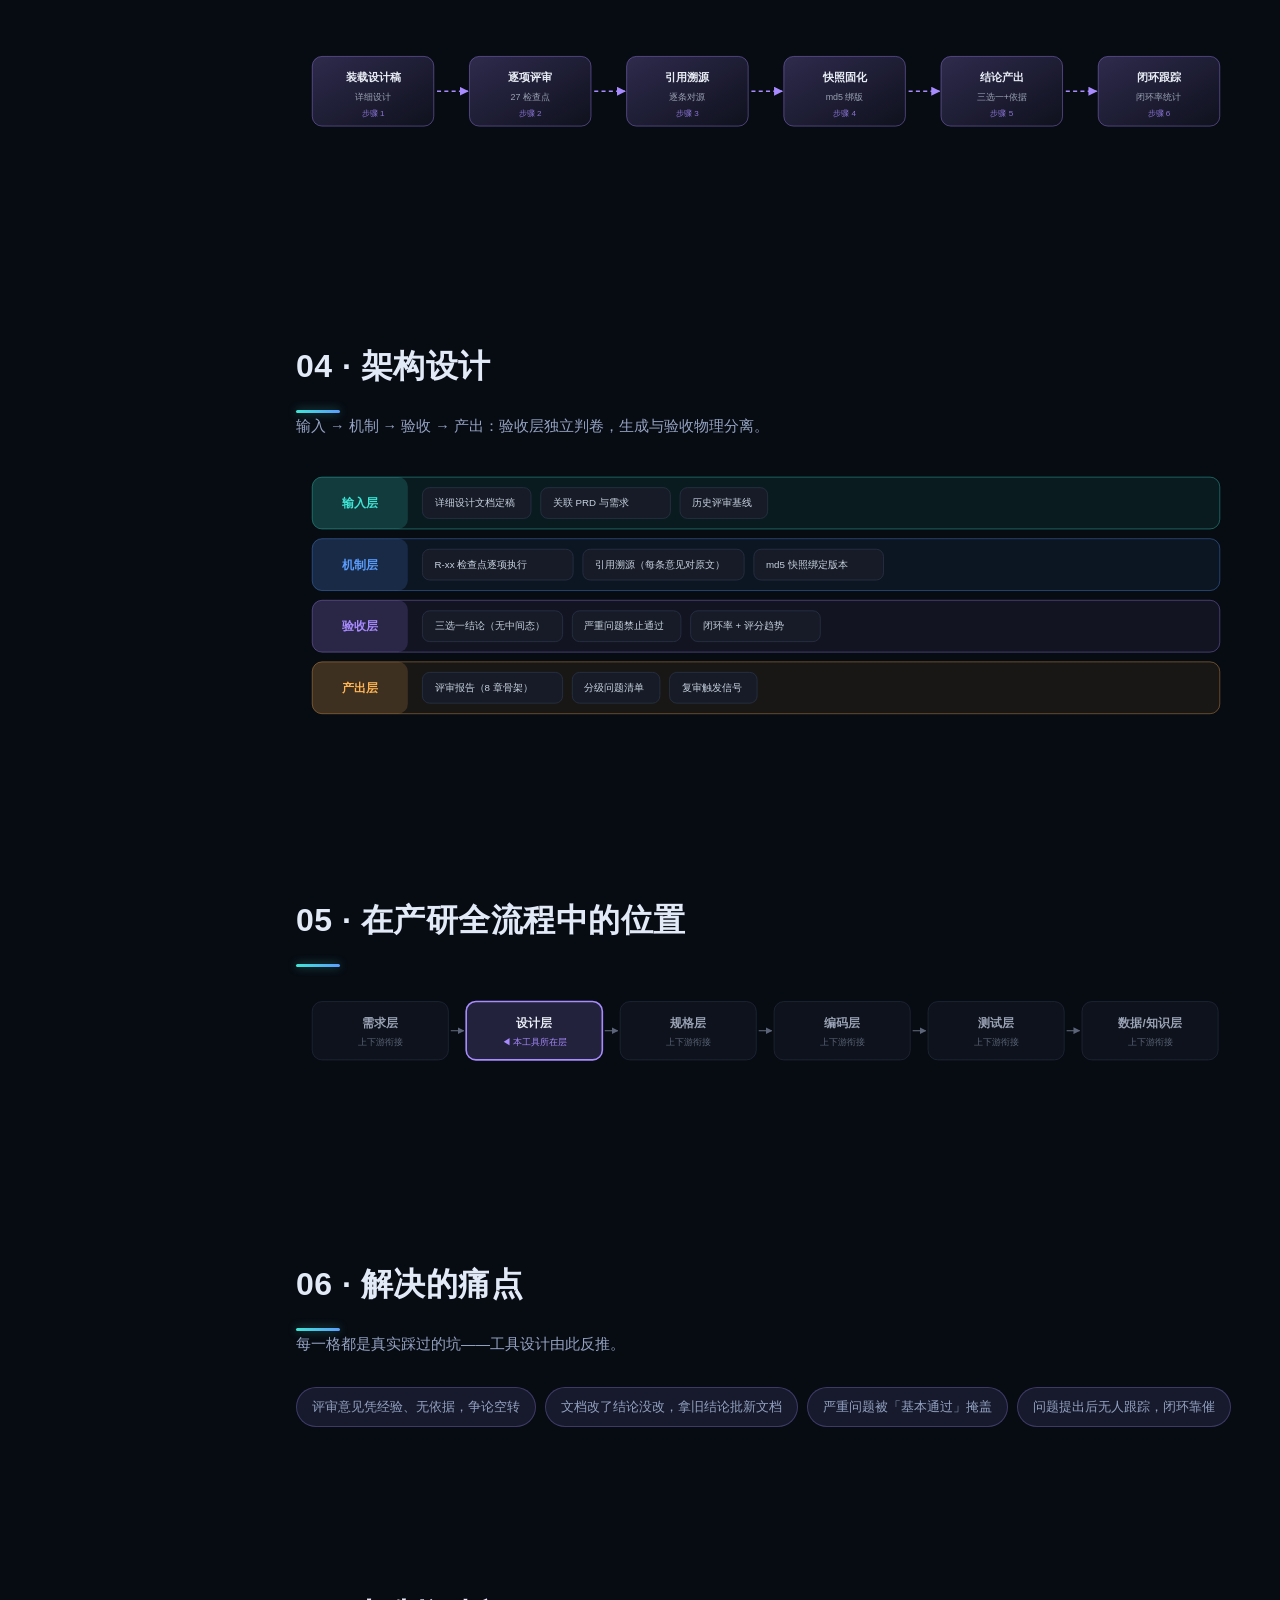
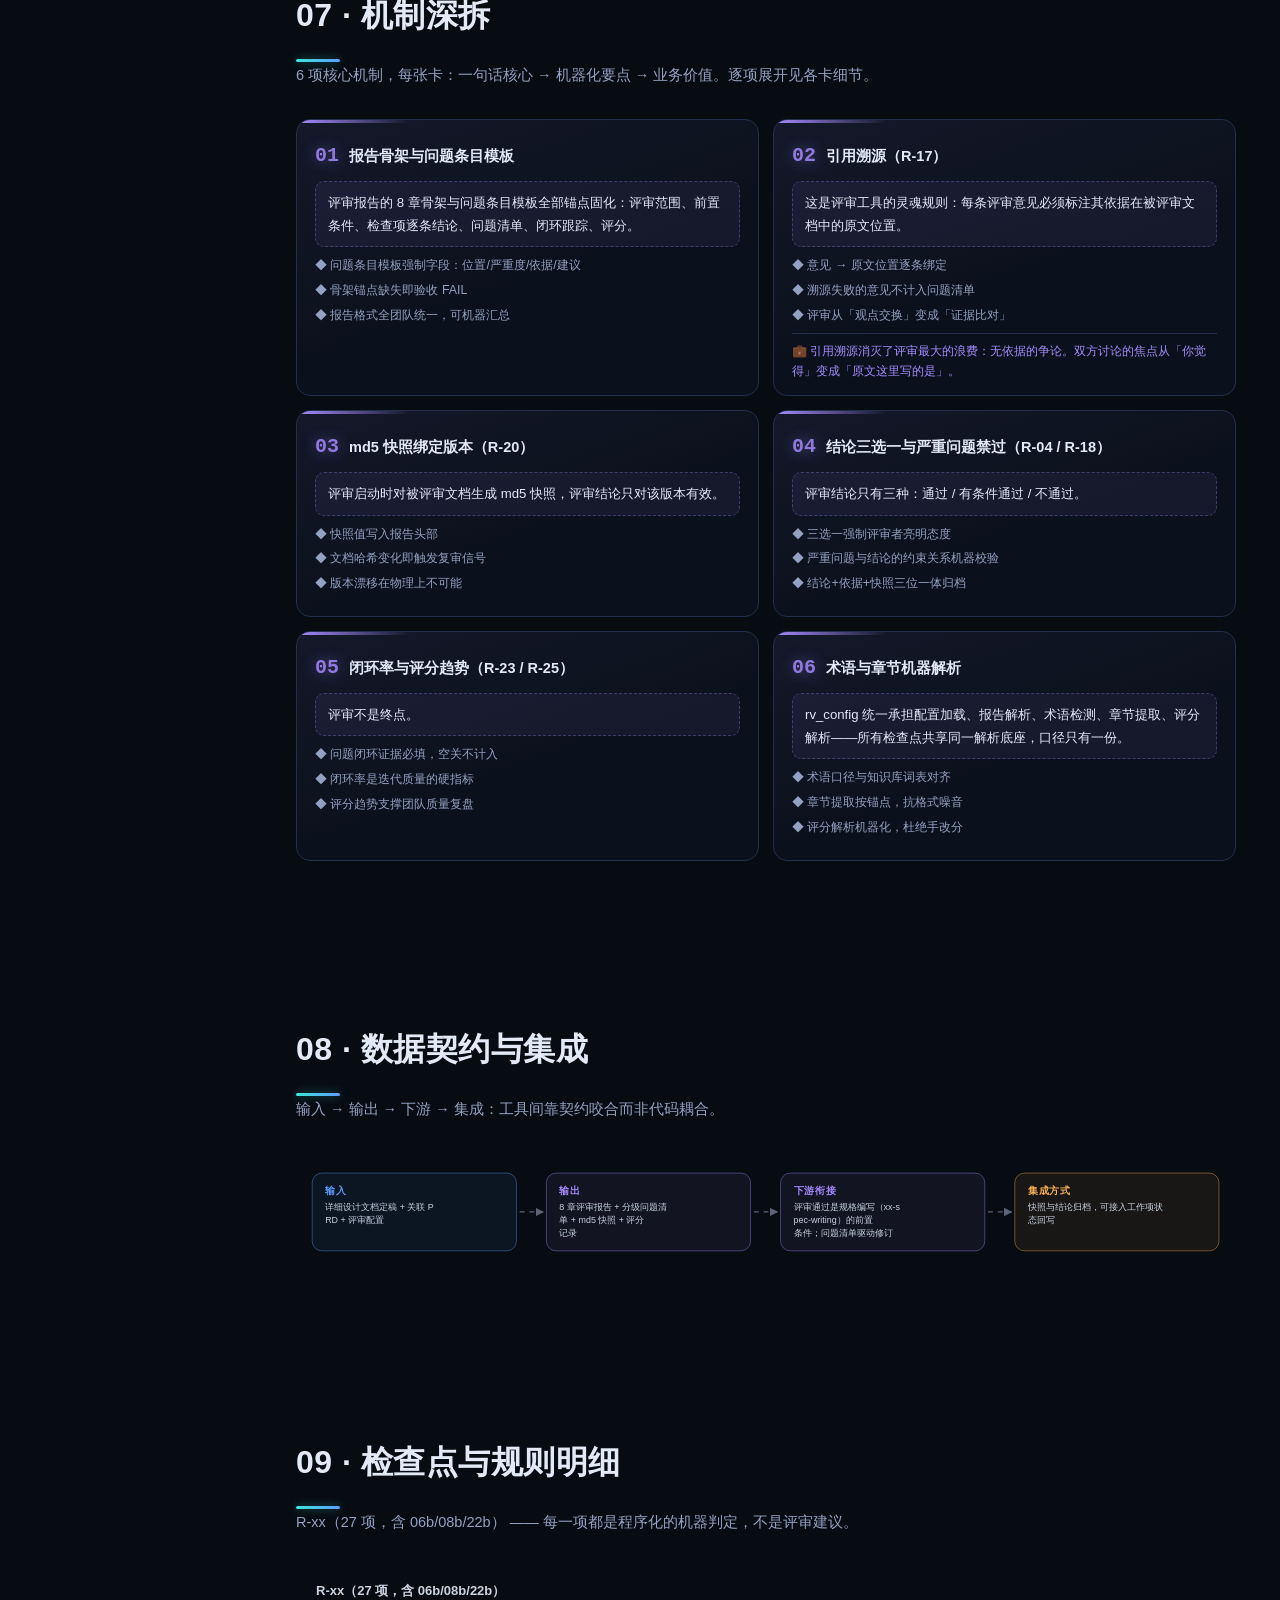
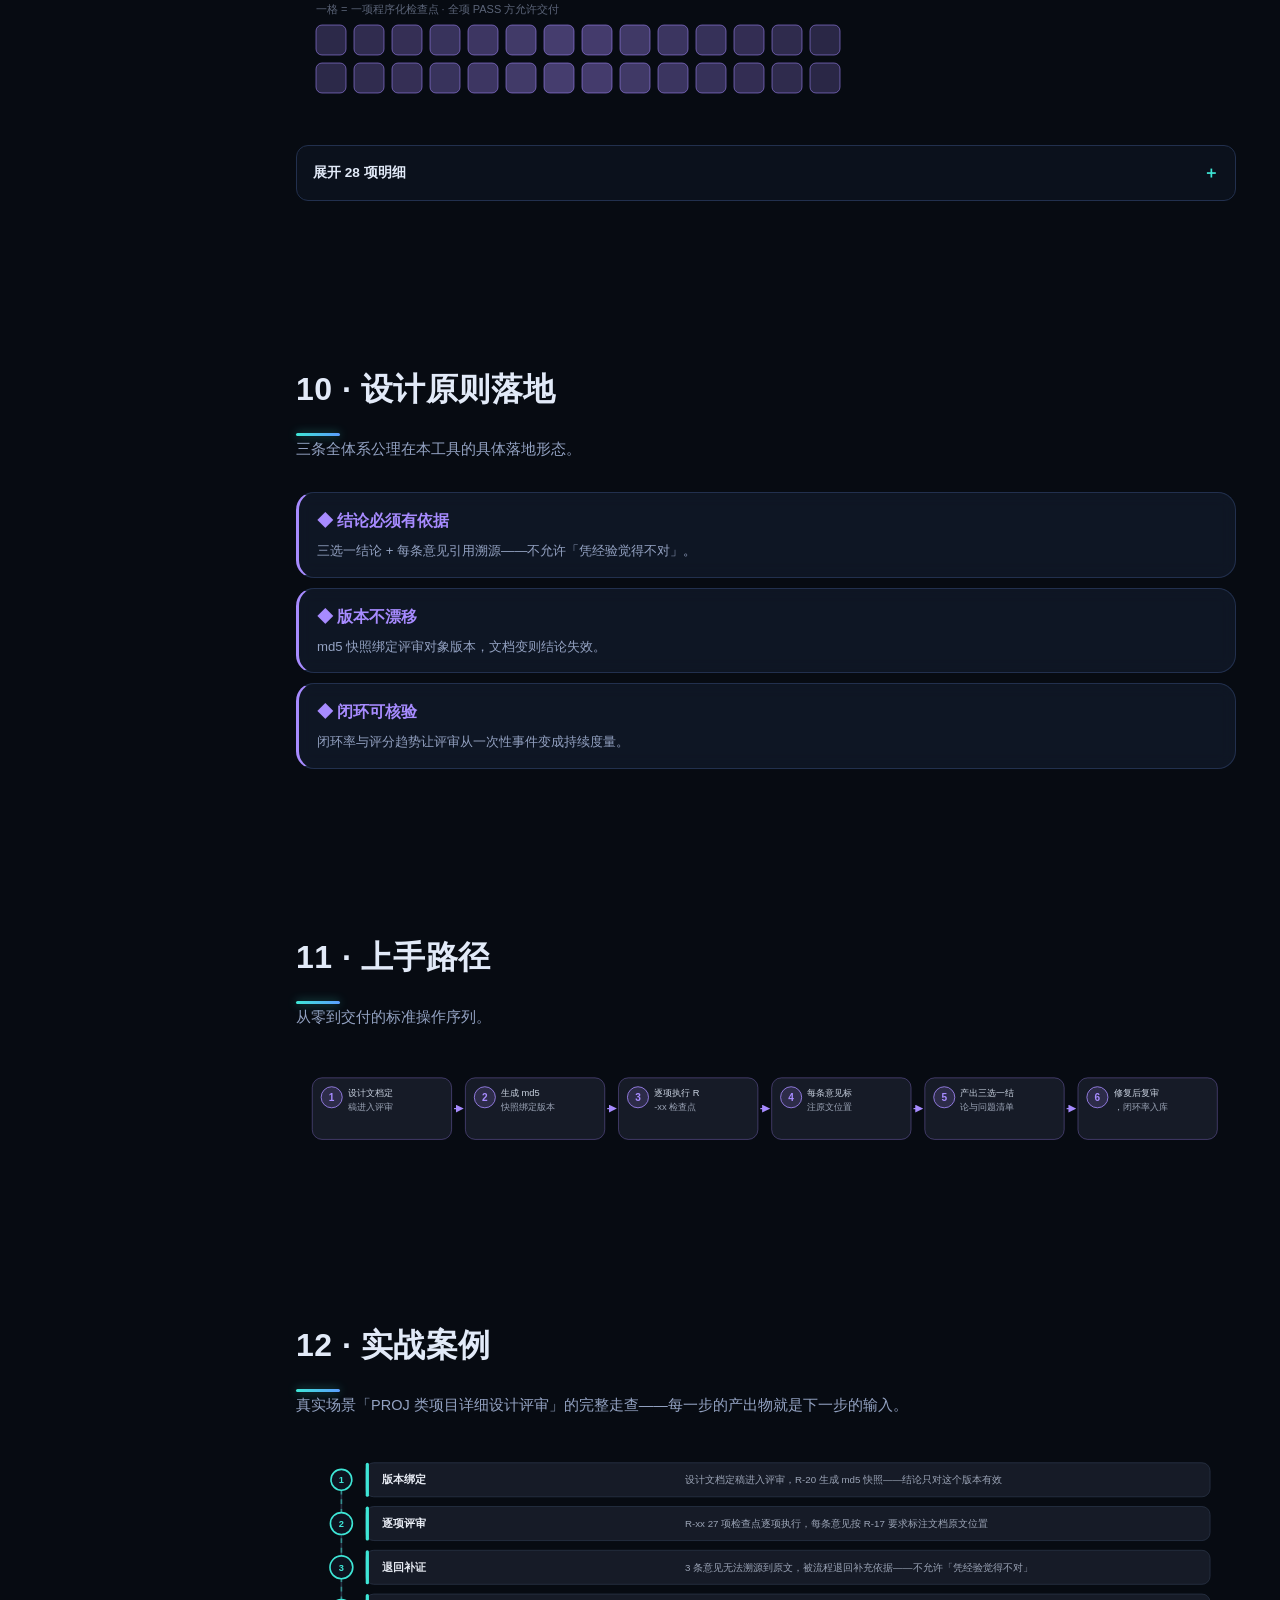
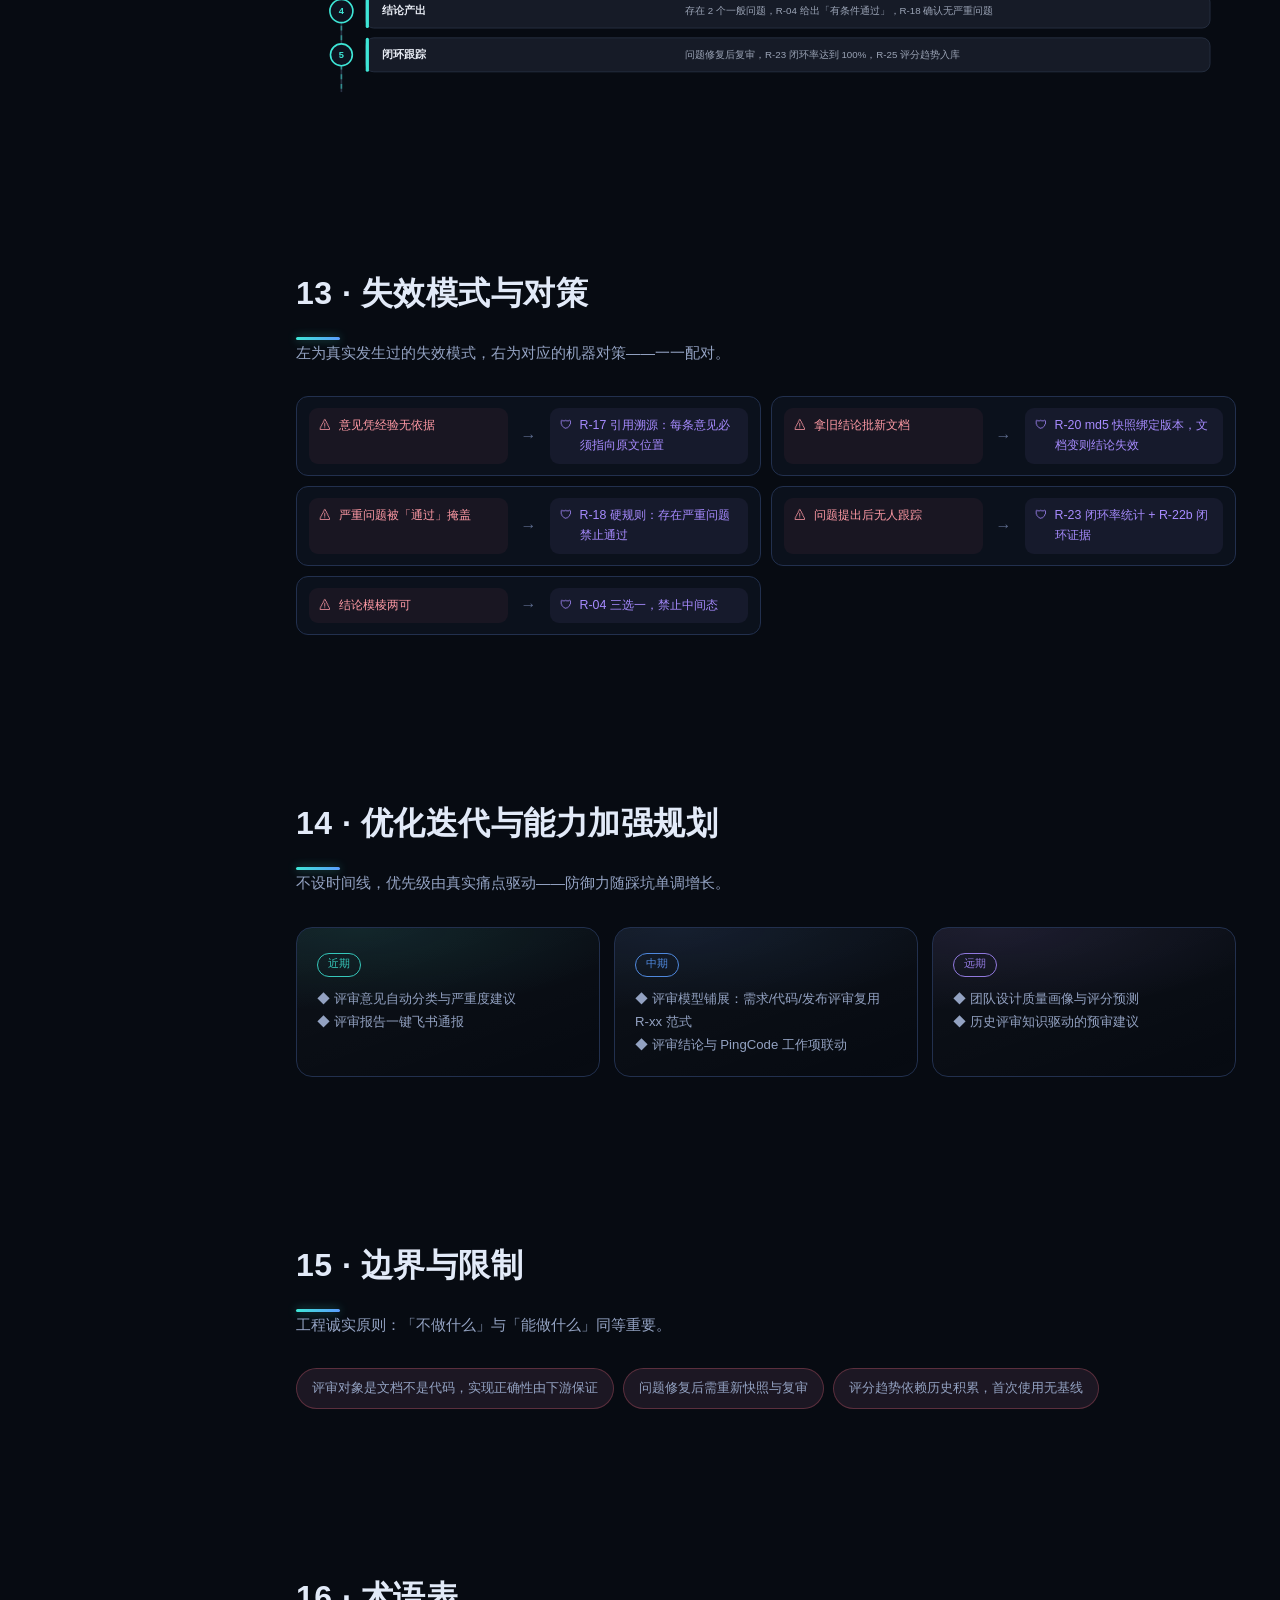
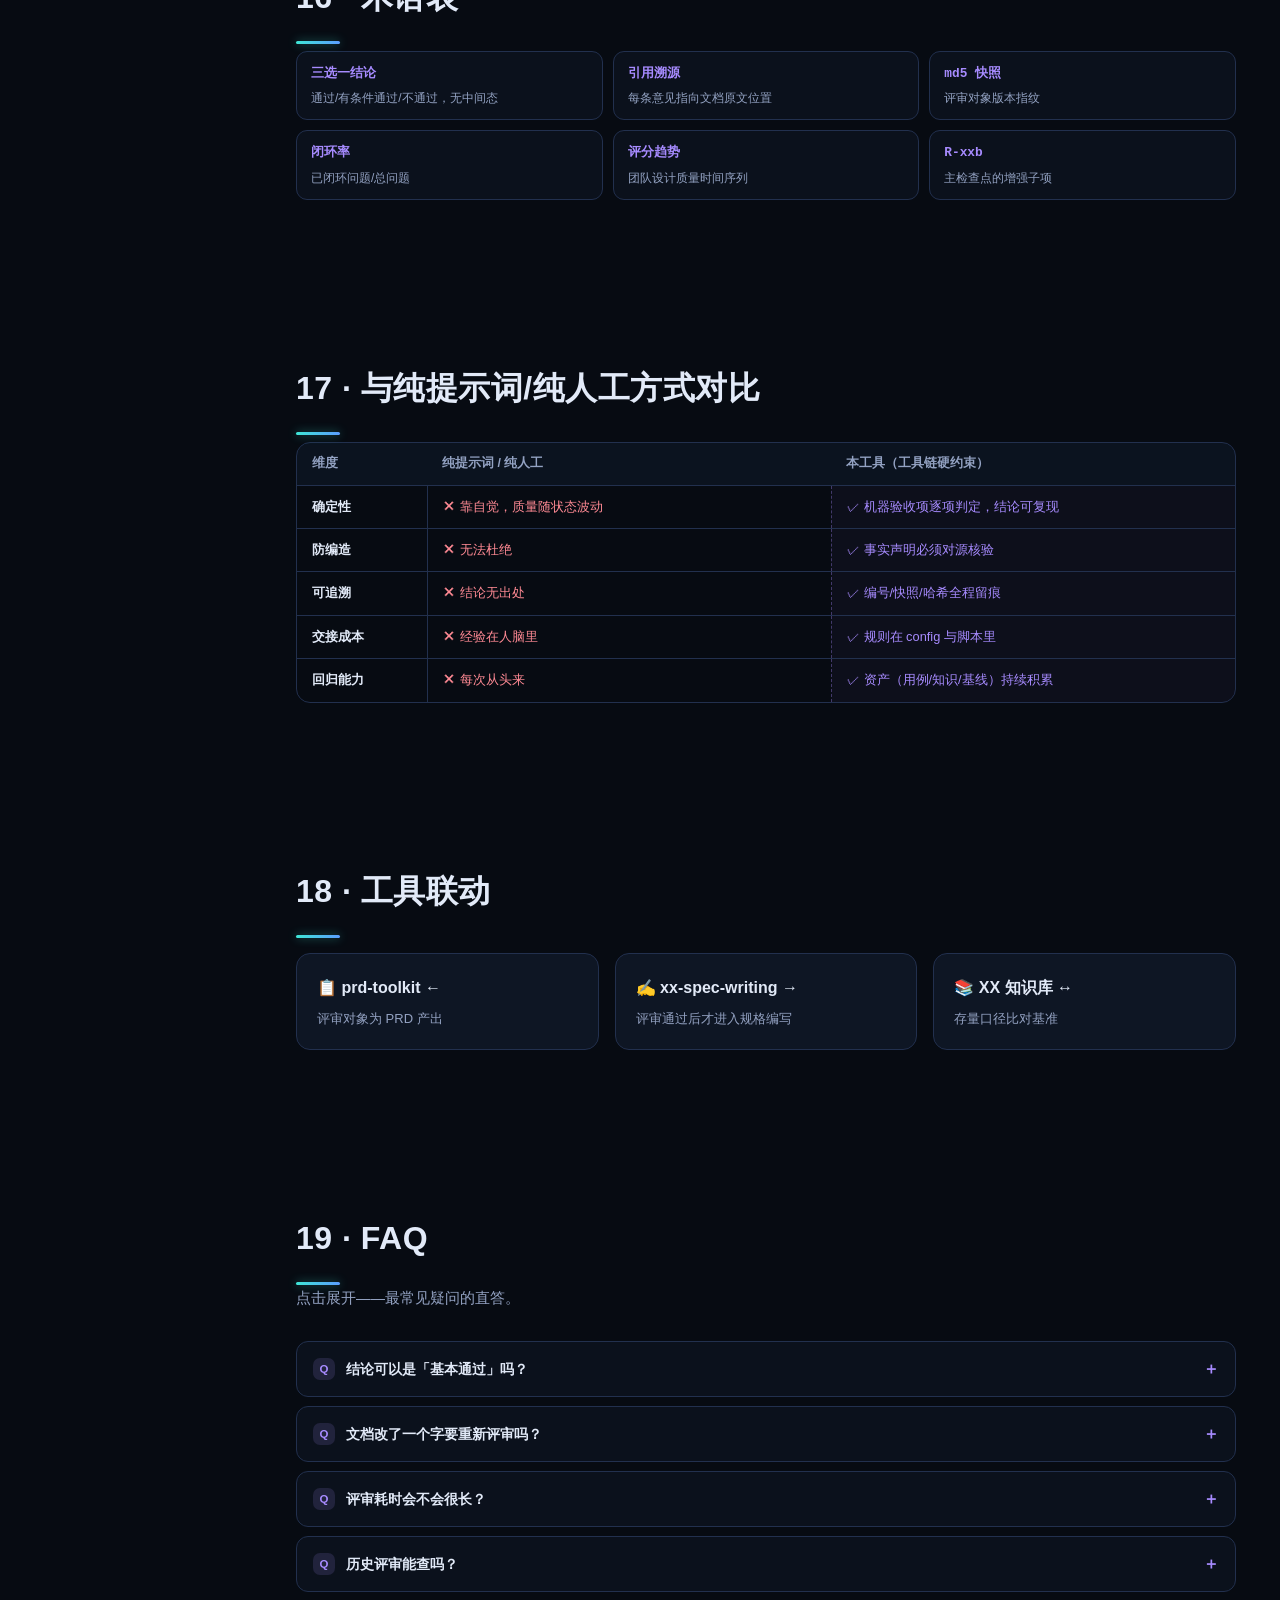
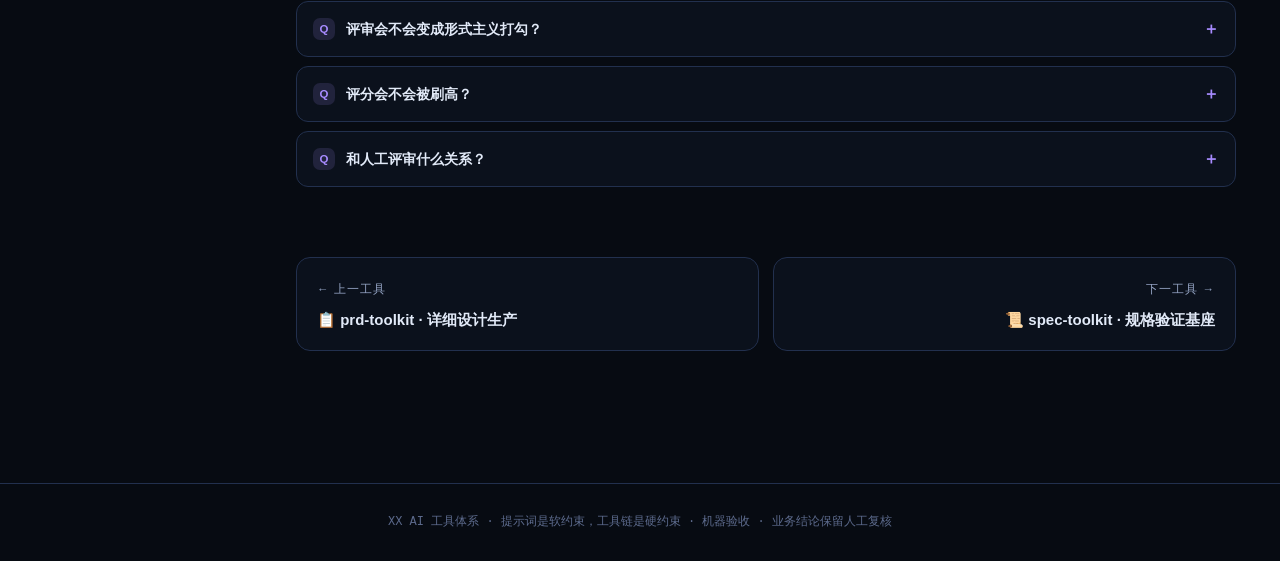
<file: ai-testing-efficiency-system/site/tools/rv-toolkit.html>
<!DOCTYPE html>
<html lang="zh-CN">
<head>
<meta charset="UTF-8">
<meta name="viewport" content="width=device-width, initial-scale=1.0">
<title>详细设计评审工具链 · XX AI 工具体系</title>
<link rel="stylesheet" href="../assets/site.css">
</head>
<body>
<div id="progress"></div>
<div id="cursorGlow"></div>
<nav class="topnav"><a class="brand" href="../index.html">XX · AI 工具体系</a><a class="nl" href="../index.html#matrix">工具矩阵</a><a class="nl" href="../index.html">核心思路</a><a class="nl" href="../linkage.html">联动与拓展</a></nav>
<div class="layout">
<nav class="sidenav"><div class="slogo">🔍 rv-toolkit<div class="sub">设计层 · xx-prd-review</div></div><a href="#s1"><span class="ndot"></span>概述与定位</a><a href="#s2"><span class="ndot"></span>设计思路</a><a href="#s3"><span class="ndot"></span>全景工作流</a><a href="#s4"><span class="ndot"></span>架构设计</a><a href="#s5"><span class="ndot"></span>在产研全流程中的位置</a><a href="#s6"><span class="ndot"></span>解决的痛点</a><a href="#s7"><span class="ndot"></span>机制深拆</a><a href="#s8"><span class="ndot"></span>数据契约与集成</a><a href="#s9"><span class="ndot"></span>检查点与规则明细</a><a href="#s10"><span class="ndot"></span>设计原则落地</a><a href="#s11"><span class="ndot"></span>上手路径</a><a href="#s12"><span class="ndot"></span>实战案例</a><a href="#s13"><span class="ndot"></span>失效模式与对策</a><a href="#s14"><span class="ndot"></span>优化迭代与能力加强规划</a><a href="#s15"><span class="ndot"></span>边界与限制</a><a href="#s16"><span class="ndot"></span>术语表</a><a href="#s17"><span class="ndot"></span>与纯提示词/纯人工方式对比</a><a href="#s18"><span class="ndot"></span>工具联动</a><a href="#s19"><span class="ndot"></span>FAQ</a></nav>
<main class="main">
<div class="crumbs"><a href="../index.html">首页</a> / <a href="../index.html#matrix">工具矩阵</a> / rv-toolkit</div><section class="reveal vis" style="margin:22px 0 40px"><div class="badge" style="display:inline-flex;align-items:center;gap:8px;border:1px solid var(--line2);border-radius:999px;padding:6px 14px;font-size:12px;color:var(--dim)"><span style="width:8px;height:8px;border-radius:50%;background:#a78bff;display:inline-block"></span>设计层 · 配套技能：xx-prd-review</div><h1 style="font-size:34px;font-weight:900;margin:16px 0 10px">🔍 详细设计评审工具链</h1><p class="lead" style="color:var(--dim);font-size:15.5px;max-width:860px">以十年测试专家视角机器化评审详细设计：引用可溯源、结论有依据、版本不漂移、闭环可核验。</p><div class="stats-row" style="margin-top:22px"><div class="stat-card"><div class="num" data-n="27">0</div><div class="lbl">R 项评审检查点</div></div><div class="stat-card"><div class="num" style="font-size:22px;line-height:1.25">三选一</div><div class="lbl">结论无中间态</div></div><div class="stat-card"><div class="num" style="font-size:22px;line-height:1.25">md5</div><div class="lbl">版本快照防漂移</div></div><div class="stat-card"><div class="num" style="font-size:22px;line-height:1.25">闭环率</div><div class="lbl">问题闭环可核验</div></div></div><div class="rel-chips"><a href="../index.html#matrix">🧭 工具矩阵</a><a href="../linkage.html">🔗 联动与拓展</a><a href="prd-toolkit.html">📋 prd-toolkit</a><a href="spec-toolkit.html">📜 spec-toolkit</a></div></section>
<section id="s1" class="reveal">
<h2 class="sec-title">01 · 概述与定位</h2>
<p class="sec-sub">rv-toolkit 把详细设计评审从「开会讨论」变成「机器化流程」：报告骨架固化、意见强制溯源、结论绑定版本快照、问题闭环可统计。</p><div class="principle-strip" style="--cc:#a78bff"><span>AI 产出语义</span><i>·</i><span>机器保证确定性</span><i>·</i><span>验收结论即事实</span></div>
</section>
<section id="s2" class="reveal">
<h2 class="sec-title">02 · 设计思路</h2>
<p class="sec-sub">设计决策的底层逻辑——每张卡是一条独立的思考线索。</p><div class="think-grid"><div class="think-card" style="--cc:#a78bff"><div class="tk-h"><span class="tk-i">①</span>设计出发点</div><div class="tk-b">评审的三大顽疾是「意见无依据、结论无版本、问题无闭环」。工具以十年测试专家的视角把评审动作机器化——每条意见必须溯源到文档原文，每份结论绑定 m…</div></div><div class="think-card" style="--cc:#a78bff"><div class="tk-h"><span class="tk-i">②</span>思路 2</div><div class="tk-b">评审不是挑错的终点，而是质量度量的起点：评分趋势让团队设计质量变成可观察的曲线，评审从一次性事件变成持续度量。</div></div></div>
</section>
<section id="s3" class="reveal">
<h2 class="sec-title">03 · 全景工作流</h2>
<p class="sec-sub">端到端工作流：每个节点要么由脚本机械承载，要么有明确的移交产物。</p><svg viewBox="0 0 1160 190" style="width:100%;max-width:1160px;display:block;margin:14px 0" xmlns="http://www.w3.org/2000/svg"><defs><linearGradient id="rv-toolkit-pg" x1="0" y1="0" x2="1" y2="1"><stop offset="0" stop-color="#a78bff" stop-opacity=".25"/><stop offset="1" stop-color="#a78bff" stop-opacity=".05"/></linearGradient><marker id="rv-toolkit-ar" viewBox="0 0 10 10" refX="9" refY="5" markerWidth="7" markerHeight="7" orient="auto"><path d="M0 0L10 5L0 10z" fill="#a78bff"/></marker></defs><rect x="20" y="40" width="150" height="86" rx="12" fill="url(#rv-toolkit-pg)" stroke="#a78bff" stroke-opacity=".5"/><text x="95" y="70" text-anchor="middle" fill="#e8ecf4" font-size="14" font-weight="700">装载设计稿</text><text x="95" y="94" text-anchor="middle" fill="#9aa3b5" font-size="11">详细设计</text><text x="95" y="114" text-anchor="middle" fill="#a78bff" font-size="10" opacity=".8">步骤 1</text><line x1="174" y1="83" x2="212" y2="83" stroke="#a78bff" stroke-width="1.6" stroke-dasharray="5 4" marker-end="url(#rv-toolkit-ar)"/><rect x="214" y="40" width="150" height="86" rx="12" fill="url(#rv-toolkit-pg)" stroke="#a78bff" stroke-opacity=".5"/><text x="289" y="70" text-anchor="middle" fill="#e8ecf4" font-size="14" font-weight="700">逐项评审</text><text x="289" y="94" text-anchor="middle" fill="#9aa3b5" font-size="11">27 检查点</text><text x="289" y="114" text-anchor="middle" fill="#a78bff" font-size="10" opacity=".8">步骤 2</text><line x1="368" y1="83" x2="406" y2="83" stroke="#a78bff" stroke-width="1.6" stroke-dasharray="5 4" marker-end="url(#rv-toolkit-ar)"/><rect x="408" y="40" width="150" height="86" rx="12" fill="url(#rv-toolkit-pg)" stroke="#a78bff" stroke-opacity=".5"/><text x="483" y="70" text-anchor="middle" fill="#e8ecf4" font-size="14" font-weight="700">引用溯源</text><text x="483" y="94" text-anchor="middle" fill="#9aa3b5" font-size="11">逐条对源</text><text x="483" y="114" text-anchor="middle" fill="#a78bff" font-size="10" opacity=".8">步骤 3</text><line x1="562" y1="83" x2="600" y2="83" stroke="#a78bff" stroke-width="1.6" stroke-dasharray="5 4" marker-end="url(#rv-toolkit-ar)"/><rect x="602" y="40" width="150" height="86" rx="12" fill="url(#rv-toolkit-pg)" stroke="#a78bff" stroke-opacity=".5"/><text x="677" y="70" text-anchor="middle" fill="#e8ecf4" font-size="14" font-weight="700">快照固化</text><text x="677" y="94" text-anchor="middle" fill="#9aa3b5" font-size="11">md5 绑版</text><text x="677" y="114" text-anchor="middle" fill="#a78bff" font-size="10" opacity=".8">步骤 4</text><line x1="756" y1="83" x2="794" y2="83" stroke="#a78bff" stroke-width="1.6" stroke-dasharray="5 4" marker-end="url(#rv-toolkit-ar)"/><rect x="796" y="40" width="150" height="86" rx="12" fill="url(#rv-toolkit-pg)" stroke="#a78bff" stroke-opacity=".5"/><text x="871" y="70" text-anchor="middle" fill="#e8ecf4" font-size="14" font-weight="700">结论产出</text><text x="871" y="94" text-anchor="middle" fill="#9aa3b5" font-size="11">三选一+依据</text><text x="871" y="114" text-anchor="middle" fill="#a78bff" font-size="10" opacity=".8">步骤 5</text><line x1="950" y1="83" x2="988" y2="83" stroke="#a78bff" stroke-width="1.6" stroke-dasharray="5 4" marker-end="url(#rv-toolkit-ar)"/><rect x="990" y="40" width="150" height="86" rx="12" fill="url(#rv-toolkit-pg)" stroke="#a78bff" stroke-opacity=".5"/><text x="1065" y="70" text-anchor="middle" fill="#e8ecf4" font-size="14" font-weight="700">闭环跟踪</text><text x="1065" y="94" text-anchor="middle" fill="#9aa3b5" font-size="11">闭环率统计</text><text x="1065" y="114" text-anchor="middle" fill="#a78bff" font-size="10" opacity=".8">步骤 6</text></svg>
</section>
<section id="s4" class="reveal">
<h2 class="sec-title">04 · 架构设计</h2>
<p class="sec-sub">输入 → 机制 → 验收 → 产出：验收层独立判卷，生成与验收物理分离。</p><svg viewBox="0 0 1160 324" style="width:100%;max-width:1160px;display:block;margin:14px 0" xmlns="http://www.w3.org/2000/svg"><rect x="20" y="10" width="1120" height="64" rx="12" fill="#3ee6d6" fill-opacity=".07" stroke="#3ee6d6" stroke-opacity=".45"/><rect x="20" y="10" width="118" height="64" rx="12" fill="#3ee6d6" fill-opacity=".16"/><text x="79" y="47" text-anchor="middle" fill="#3ee6d6" font-size="14.5" font-weight="800">输入层</text><rect x="156" y="23" width="134" height="38" rx="9" fill="#161b27" stroke="#2a3346"/><text x="171" y="46" fill="#c9d2e0" font-size="12">详细设计文档定稿</text><rect x="302" y="23" width="160" height="38" rx="9" fill="#161b27" stroke="#2a3346"/><text x="317" y="46" fill="#c9d2e0" font-size="12">关联 PRD 与需求</text><rect x="474" y="23" width="108" height="38" rx="9" fill="#161b27" stroke="#2a3346"/><text x="489" y="46" fill="#c9d2e0" font-size="12">历史评审基线</text><rect x="20" y="86" width="1120" height="64" rx="12" fill="#5b9dff" fill-opacity=".07" stroke="#5b9dff" stroke-opacity=".45"/><rect x="20" y="86" width="118" height="64" rx="12" fill="#5b9dff" fill-opacity=".16"/><text x="79" y="123" text-anchor="middle" fill="#5b9dff" font-size="14.5" font-weight="800">机制层</text><rect x="156" y="99" width="186" height="38" rx="9" fill="#161b27" stroke="#2a3346"/><text x="171" y="122" fill="#c9d2e0" font-size="12">R-xx 检查点逐项执行</text><rect x="354" y="99" width="199" height="38" rx="9" fill="#161b27" stroke="#2a3346"/><text x="369" y="122" fill="#c9d2e0" font-size="12">引用溯源（每条意见对原文）</text><rect x="565" y="99" width="160" height="38" rx="9" fill="#161b27" stroke="#2a3346"/><text x="580" y="122" fill="#c9d2e0" font-size="12">md5 快照绑定版本</text><rect x="20" y="162" width="1120" height="64" rx="12" fill="#a78bff" fill-opacity=".07" stroke="#a78bff" stroke-opacity=".45"/><rect x="20" y="162" width="118" height="64" rx="12" fill="#a78bff" fill-opacity=".16"/><text x="79" y="199" text-anchor="middle" fill="#a78bff" font-size="14.5" font-weight="800">验收层</text><rect x="156" y="175" width="173" height="38" rx="9" fill="#161b27" stroke="#2a3346"/><text x="171" y="198" fill="#c9d2e0" font-size="12">三选一结论（无中间态）</text><rect x="341" y="175" width="134" height="38" rx="9" fill="#161b27" stroke="#2a3346"/><text x="356" y="198" fill="#c9d2e0" font-size="12">严重问题禁止通过</text><rect x="487" y="175" width="160" height="38" rx="9" fill="#161b27" stroke="#2a3346"/><text x="502" y="198" fill="#c9d2e0" font-size="12">闭环率 + 评分趋势</text><rect x="20" y="238" width="1120" height="64" rx="12" fill="#ffb454" fill-opacity=".07" stroke="#ffb454" stroke-opacity=".45"/><rect x="20" y="238" width="118" height="64" rx="12" fill="#ffb454" fill-opacity=".16"/><text x="79" y="275" text-anchor="middle" fill="#ffb454" font-size="14.5" font-weight="800">产出层</text><rect x="156" y="251" width="173" height="38" rx="9" fill="#161b27" stroke="#2a3346"/><text x="171" y="274" fill="#c9d2e0" font-size="12">评审报告（8 章骨架）</text><rect x="341" y="251" width="108" height="38" rx="9" fill="#161b27" stroke="#2a3346"/><text x="356" y="274" fill="#c9d2e0" font-size="12">分级问题清单</text><rect x="461" y="251" width="108" height="38" rx="9" fill="#161b27" stroke="#2a3346"/><text x="476" y="274" fill="#c9d2e0" font-size="12">复审触发信号</text></svg>
</section>
<section id="s5" class="reveal">
<h2 class="sec-title">05 · 在产研全流程中的位置</h2>
<svg viewBox="0 0 1160 150" style="width:100%;max-width:1160px;display:block;margin:14px 0" xmlns="http://www.w3.org/2000/svg"><defs><marker id="rv-toolkit-ps" viewBox="0 0 10 10" refX="9" refY="5" markerWidth="6" markerHeight="6" orient="auto"><path d="M0 0L10 5L0 10z" fill="#5b6478"/></marker></defs><rect x="20" y="34" width="168" height="72" rx="12" fill="#161b27" fill-opacity=".5" stroke="#2a3346" stroke-opacity=".7" stroke-width="1"/><text x="104" y="66" text-anchor="middle" fill="#9aa3b5" font-size="14.5" font-weight="600">需求层</text><text x="104" y="88" text-anchor="middle" fill="#5b6478" font-size="11">上下游衔接</text><line x1="191" y1="70" x2="207" y2="70" stroke="#5b6478" stroke-width="1.4" marker-end="url(#rv-toolkit-ps)"/><rect x="210" y="34" width="168" height="72" rx="12" fill="#a78bff" fill-opacity=".18" stroke="#a78bff" stroke-opacity="1" stroke-width="2"/><text x="294" y="66" text-anchor="middle" fill="#e8ecf4" font-size="14.5" font-weight="800">设计层</text><text x="294" y="88" text-anchor="middle" fill="#a78bff" font-size="11">◀ 本工具所在层</text><line x1="381" y1="70" x2="397" y2="70" stroke="#5b6478" stroke-width="1.4" marker-end="url(#rv-toolkit-ps)"/><rect x="400" y="34" width="168" height="72" rx="12" fill="#161b27" fill-opacity=".5" stroke="#2a3346" stroke-opacity=".7" stroke-width="1"/><text x="484" y="66" text-anchor="middle" fill="#9aa3b5" font-size="14.5" font-weight="600">规格层</text><text x="484" y="88" text-anchor="middle" fill="#5b6478" font-size="11">上下游衔接</text><line x1="571" y1="70" x2="587" y2="70" stroke="#5b6478" stroke-width="1.4" marker-end="url(#rv-toolkit-ps)"/><rect x="590" y="34" width="168" height="72" rx="12" fill="#161b27" fill-opacity=".5" stroke="#2a3346" stroke-opacity=".7" stroke-width="1"/><text x="674" y="66" text-anchor="middle" fill="#9aa3b5" font-size="14.5" font-weight="600">编码层</text><text x="674" y="88" text-anchor="middle" fill="#5b6478" font-size="11">上下游衔接</text><line x1="761" y1="70" x2="777" y2="70" stroke="#5b6478" stroke-width="1.4" marker-end="url(#rv-toolkit-ps)"/><rect x="780" y="34" width="168" height="72" rx="12" fill="#161b27" fill-opacity=".5" stroke="#2a3346" stroke-opacity=".7" stroke-width="1"/><text x="864" y="66" text-anchor="middle" fill="#9aa3b5" font-size="14.5" font-weight="600">测试层</text><text x="864" y="88" text-anchor="middle" fill="#5b6478" font-size="11">上下游衔接</text><line x1="951" y1="70" x2="967" y2="70" stroke="#5b6478" stroke-width="1.4" marker-end="url(#rv-toolkit-ps)"/><rect x="970" y="34" width="168" height="72" rx="12" fill="#161b27" fill-opacity=".5" stroke="#2a3346" stroke-opacity=".7" stroke-width="1"/><text x="1054" y="66" text-anchor="middle" fill="#9aa3b5" font-size="14.5" font-weight="600">数据/知识层</text><text x="1054" y="88" text-anchor="middle" fill="#5b6478" font-size="11">上下游衔接</text></svg>
</section>
<section id="s6" class="reveal">
<h2 class="sec-title">06 · 解决的痛点</h2>
<p class="sec-sub">每一格都是真实踩过的坑——工具设计由此反推。</p><div class="chips"><span class="chip" style="--cc:#a78bff">评审意见凭经验、无依据，争论空转</span><span class="chip" style="--cc:#a78bff">文档改了结论没改，拿旧结论批新文档</span><span class="chip" style="--cc:#a78bff">严重问题被「基本通过」掩盖</span><span class="chip" style="--cc:#a78bff">问题提出后无人跟踪，闭环靠催</span></div>
</section>
<section id="s7" class="reveal">
<h2 class="sec-title">07 · 机制深拆</h2>
<p class="sec-sub">6 项核心机制，每张卡：一句话核心 → 机器化要点 → 业务价值。逐项展开见各卡细节。</p><div class="mech-grid"><div class="mech-card" style="--cc:#a78bff"><div class="mc-h"><span class="mc-n">01</span><span class="mc-t">报告骨架与问题条目模板</span></div><div class="mc-core">评审报告的 8 章骨架与问题条目模板全部锚点固化：评审范围、前置条件、检查项逐条结论、问题清单、闭环跟踪、评分。</div><div class="mc-pts"><span class="mc-p">◆ 问题条目模板强制字段：位置/严重度/依据/建议</span><span class="mc-p">◆ 骨架锚点缺失即验收 FAIL</span><span class="mc-p">◆ 报告格式全团队统一，可机器汇总</span></div></div><div class="mech-card" style="--cc:#a78bff"><div class="mc-h"><span class="mc-n">02</span><span class="mc-t">引用溯源（R-17）</span></div><div class="mc-core">这是评审工具的灵魂规则：每条评审意见必须标注其依据在被评审文档中的原文位置。</div><div class="mc-pts"><span class="mc-p">◆ 意见 → 原文位置逐条绑定</span><span class="mc-p">◆ 溯源失败的意见不计入问题清单</span><span class="mc-p">◆ 评审从「观点交换」变成「证据比对」</span></div><div class="mc-biz">💼 引用溯源消灭了评审最大的浪费：无依据的争论。双方讨论的焦点从「你觉得」变成「原文这里写的是」。</div></div><div class="mech-card" style="--cc:#a78bff"><div class="mc-h"><span class="mc-n">03</span><span class="mc-t">md5 快照绑定版本（R-20）</span></div><div class="mc-core">评审启动时对被评审文档生成 md5 快照，评审结论只对该版本有效。</div><div class="mc-pts"><span class="mc-p">◆ 快照值写入报告头部</span><span class="mc-p">◆ 文档哈希变化即触发复审信号</span><span class="mc-p">◆ 版本漂移在物理上不可能</span></div></div><div class="mech-card" style="--cc:#a78bff"><div class="mc-h"><span class="mc-n">04</span><span class="mc-t">结论三选一与严重问题禁过（R-04 / R-18）</span></div><div class="mc-core">评审结论只有三种：通过 / 有条件通过 / 不通过。</div><div class="mc-pts"><span class="mc-p">◆ 三选一强制评审者亮明态度</span><span class="mc-p">◆ 严重问题与结论的约束关系机器校验</span><span class="mc-p">◆ 结论+依据+快照三位一体归档</span></div></div><div class="mech-card" style="--cc:#a78bff"><div class="mc-h"><span class="mc-n">05</span><span class="mc-t">闭环率与评分趋势（R-23 / R-25）</span></div><div class="mc-core">评审不是终点。</div><div class="mc-pts"><span class="mc-p">◆ 问题闭环证据必填，空关不计入</span><span class="mc-p">◆ 闭环率是迭代质量的硬指标</span><span class="mc-p">◆ 评分趋势支撑团队质量复盘</span></div></div><div class="mech-card" style="--cc:#a78bff"><div class="mc-h"><span class="mc-n">06</span><span class="mc-t">术语与章节机器解析</span></div><div class="mc-core">rv_config 统一承担配置加载、报告解析、术语检测、章节提取、评分解析——所有检查点共享同一解析底座，口径只有一份。</div><div class="mc-pts"><span class="mc-p">◆ 术语口径与知识库词表对齐</span><span class="mc-p">◆ 章节提取按锚点，抗格式噪音</span><span class="mc-p">◆ 评分解析机器化，杜绝手改分</span></div></div></div>
</section>
<section id="s8" class="reveal">
<h2 class="sec-title">08 · 数据契约与集成</h2>
<p class="sec-sub">输入 → 输出 → 下游 → 集成：工具间靠契约咬合而非代码耦合。</p><svg viewBox="0 0 1160 150" style="width:100%;max-width:1160px;display:block;margin:14px 0" xmlns="http://www.w3.org/2000/svg"><defs><marker id="rv-toolkit-io" viewBox="0 0 10 10" refX="9" refY="5" markerWidth="7" markerHeight="7" orient="auto"><path d="M0 0L10 5L0 10z" fill="#5b6478"/></marker></defs><rect x="20" y="26" width="252" height="96" rx="12" fill="#5b9dff" fill-opacity=".07" stroke="#5b9dff" stroke-opacity=".5"/><text x="36" y="52" fill="#5b9dff" font-size="12" font-weight="800" letter-spacing="1">输入</text><text x="36" y="72" fill="#c9d2e0" font-size="11">详细设计文档定稿 + 关联 P</text><text x="36" y="88" fill="#c9d2e0" font-size="11">RD + 评审配置</text><line x1="276" y1="74" x2="305" y2="74" stroke="#5b6478" stroke-width="1.5" stroke-dasharray="5 4" class="flowline" marker-end="url(#rv-toolkit-io)"/><rect x="309" y="26" width="252" height="96" rx="12" fill="#a78bff" fill-opacity=".07" stroke="#a78bff" stroke-opacity=".5"/><text x="325" y="52" fill="#a78bff" font-size="12" font-weight="800" letter-spacing="1">输出</text><text x="325" y="72" fill="#c9d2e0" font-size="11">8 章评审报告 + 分级问题清</text><text x="325" y="88" fill="#c9d2e0" font-size="11">单 + md5 快照 + 评分</text><text x="325" y="104" fill="#c9d2e0" font-size="11">记录</text><line x1="565" y1="74" x2="594" y2="74" stroke="#5b6478" stroke-width="1.5" stroke-dasharray="5 4" class="flowline" marker-end="url(#rv-toolkit-io)"/><rect x="598" y="26" width="252" height="96" rx="12" fill="#a78bff" fill-opacity=".07" stroke="#a78bff" stroke-opacity=".5"/><text x="614" y="52" fill="#a78bff" font-size="12" font-weight="800" letter-spacing="1">下游衔接</text><text x="614" y="72" fill="#c9d2e0" font-size="11">评审通过是规格编写（xx-s</text><text x="614" y="88" fill="#c9d2e0" font-size="11">pec-writing）的前置</text><text x="614" y="104" fill="#c9d2e0" font-size="11">条件；问题清单驱动修订</text><line x1="854" y1="74" x2="883" y2="74" stroke="#5b6478" stroke-width="1.5" stroke-dasharray="5 4" class="flowline" marker-end="url(#rv-toolkit-io)"/><rect x="887" y="26" width="252" height="96" rx="12" fill="#ffb454" fill-opacity=".07" stroke="#ffb454" stroke-opacity=".5"/><text x="903" y="52" fill="#ffb454" font-size="12" font-weight="800" letter-spacing="1">集成方式</text><text x="903" y="72" fill="#c9d2e0" font-size="11">快照与结论归档，可接入工作项状</text><text x="903" y="88" fill="#c9d2e0" font-size="11">态回写</text></svg>
</section>
<section id="s9" class="reveal">
<h2 class="sec-title">09 · 检查点与规则明细</h2>
<p class="sec-sub">R-xx（27 项，含 06b/08b/22b） —— 每一项都是程序化的机器判定，不是评审建议。</p><svg viewBox="0 0 572 166" style="width:100%;max-width:572px;display:block;margin:14px 0" xmlns="http://www.w3.org/2000/svg"><g font-family="inherit"><text x="20" y="30" fill="#c9d2e0" font-size="13" font-weight="800">R-xx（27 项，含 06b/08b/22b）</text><text x="20" y="48" fill="#5b6478" font-size="11">一格 = 一项程序化检查点 · 全项 PASS 方允许交付</text><rect x="20" y="60" width="30" height="30" rx="6" fill="#a78bff" fill-opacity=".18" stroke="#a78bff" stroke-opacity=".55"><animate attributeName="fill-opacity" values=".18;.4;.18" dur="3s" begin="0.00s" repeatCount="indefinite"/></rect><rect x="58" y="60" width="30" height="30" rx="6" fill="#a78bff" fill-opacity=".18" stroke="#a78bff" stroke-opacity=".55"><animate attributeName="fill-opacity" values=".18;.4;.18" dur="3s" begin="0.18s" repeatCount="indefinite"/></rect><rect x="96" y="60" width="30" height="30" rx="6" fill="#a78bff" fill-opacity=".18" stroke="#a78bff" stroke-opacity=".55"><animate attributeName="fill-opacity" values=".18;.4;.18" dur="3s" begin="0.36s" repeatCount="indefinite"/></rect><rect x="134" y="60" width="30" height="30" rx="6" fill="#a78bff" fill-opacity=".18" stroke="#a78bff" stroke-opacity=".55"><animate attributeName="fill-opacity" values=".18;.4;.18" dur="3s" begin="0.54s" repeatCount="indefinite"/></rect><rect x="172" y="60" width="30" height="30" rx="6" fill="#a78bff" fill-opacity=".18" stroke="#a78bff" stroke-opacity=".55"><animate attributeName="fill-opacity" values=".18;.4;.18" dur="3s" begin="0.72s" repeatCount="indefinite"/></rect><rect x="210" y="60" width="30" height="30" rx="6" fill="#a78bff" fill-opacity=".18" stroke="#a78bff" stroke-opacity=".55"><animate attributeName="fill-opacity" values=".18;.4;.18" dur="3s" begin="0.90s" repeatCount="indefinite"/></rect><rect x="248" y="60" width="30" height="30" rx="6" fill="#a78bff" fill-opacity=".18" stroke="#a78bff" stroke-opacity=".55"><animate attributeName="fill-opacity" values=".18;.4;.18" dur="3s" begin="1.08s" repeatCount="indefinite"/></rect><rect x="286" y="60" width="30" height="30" rx="6" fill="#a78bff" fill-opacity=".18" stroke="#a78bff" stroke-opacity=".55"><animate attributeName="fill-opacity" values=".18;.4;.18" dur="3s" begin="1.26s" repeatCount="indefinite"/></rect><rect x="324" y="60" width="30" height="30" rx="6" fill="#a78bff" fill-opacity=".18" stroke="#a78bff" stroke-opacity=".55"><animate attributeName="fill-opacity" values=".18;.4;.18" dur="3s" begin="1.44s" repeatCount="indefinite"/></rect><rect x="362" y="60" width="30" height="30" rx="6" fill="#a78bff" fill-opacity=".18" stroke="#a78bff" stroke-opacity=".55"><animate attributeName="fill-opacity" values=".18;.4;.18" dur="3s" begin="1.62s" repeatCount="indefinite"/></rect><rect x="400" y="60" width="30" height="30" rx="6" fill="#a78bff" fill-opacity=".18" stroke="#a78bff" stroke-opacity=".55"><animate attributeName="fill-opacity" values=".18;.4;.18" dur="3s" begin="1.80s" repeatCount="indefinite"/></rect><rect x="438" y="60" width="30" height="30" rx="6" fill="#a78bff" fill-opacity=".18" stroke="#a78bff" stroke-opacity=".55"><animate attributeName="fill-opacity" values=".18;.4;.18" dur="3s" begin="1.98s" repeatCount="indefinite"/></rect><rect x="476" y="60" width="30" height="30" rx="6" fill="#a78bff" fill-opacity=".18" stroke="#a78bff" stroke-opacity=".55"><animate attributeName="fill-opacity" values=".18;.4;.18" dur="3s" begin="2.16s" repeatCount="indefinite"/></rect><rect x="514" y="60" width="30" height="30" rx="6" fill="#a78bff" fill-opacity=".18" stroke="#a78bff" stroke-opacity=".55"><animate attributeName="fill-opacity" values=".18;.4;.18" dur="3s" begin="2.34s" repeatCount="indefinite"/></rect><rect x="20" y="98" width="30" height="30" rx="6" fill="#a78bff" fill-opacity=".18" stroke="#a78bff" stroke-opacity=".55"><animate attributeName="fill-opacity" values=".18;.4;.18" dur="3s" begin="0.00s" repeatCount="indefinite"/></rect><rect x="58" y="98" width="30" height="30" rx="6" fill="#a78bff" fill-opacity=".18" stroke="#a78bff" stroke-opacity=".55"><animate attributeName="fill-opacity" values=".18;.4;.18" dur="3s" begin="0.18s" repeatCount="indefinite"/></rect><rect x="96" y="98" width="30" height="30" rx="6" fill="#a78bff" fill-opacity=".18" stroke="#a78bff" stroke-opacity=".55"><animate attributeName="fill-opacity" values=".18;.4;.18" dur="3s" begin="0.36s" repeatCount="indefinite"/></rect><rect x="134" y="98" width="30" height="30" rx="6" fill="#a78bff" fill-opacity=".18" stroke="#a78bff" stroke-opacity=".55"><animate attributeName="fill-opacity" values=".18;.4;.18" dur="3s" begin="0.54s" repeatCount="indefinite"/></rect><rect x="172" y="98" width="30" height="30" rx="6" fill="#a78bff" fill-opacity=".18" stroke="#a78bff" stroke-opacity=".55"><animate attributeName="fill-opacity" values=".18;.4;.18" dur="3s" begin="0.72s" repeatCount="indefinite"/></rect><rect x="210" y="98" width="30" height="30" rx="6" fill="#a78bff" fill-opacity=".18" stroke="#a78bff" stroke-opacity=".55"><animate attributeName="fill-opacity" values=".18;.4;.18" dur="3s" begin="0.90s" repeatCount="indefinite"/></rect><rect x="248" y="98" width="30" height="30" rx="6" fill="#a78bff" fill-opacity=".18" stroke="#a78bff" stroke-opacity=".55"><animate attributeName="fill-opacity" values=".18;.4;.18" dur="3s" begin="1.08s" repeatCount="indefinite"/></rect><rect x="286" y="98" width="30" height="30" rx="6" fill="#a78bff" fill-opacity=".18" stroke="#a78bff" stroke-opacity=".55"><animate attributeName="fill-opacity" values=".18;.4;.18" dur="3s" begin="1.26s" repeatCount="indefinite"/></rect><rect x="324" y="98" width="30" height="30" rx="6" fill="#a78bff" fill-opacity=".18" stroke="#a78bff" stroke-opacity=".55"><animate attributeName="fill-opacity" values=".18;.4;.18" dur="3s" begin="1.44s" repeatCount="indefinite"/></rect><rect x="362" y="98" width="30" height="30" rx="6" fill="#a78bff" fill-opacity=".18" stroke="#a78bff" stroke-opacity=".55"><animate attributeName="fill-opacity" values=".18;.4;.18" dur="3s" begin="1.62s" repeatCount="indefinite"/></rect><rect x="400" y="98" width="30" height="30" rx="6" fill="#a78bff" fill-opacity=".18" stroke="#a78bff" stroke-opacity=".55"><animate attributeName="fill-opacity" values=".18;.4;.18" dur="3s" begin="1.80s" repeatCount="indefinite"/></rect><rect x="438" y="98" width="30" height="30" rx="6" fill="#a78bff" fill-opacity=".18" stroke="#a78bff" stroke-opacity=".55"><animate attributeName="fill-opacity" values=".18;.4;.18" dur="3s" begin="1.98s" repeatCount="indefinite"/></rect><rect x="476" y="98" width="30" height="30" rx="6" fill="#a78bff" fill-opacity=".18" stroke="#a78bff" stroke-opacity=".55"><animate attributeName="fill-opacity" values=".18;.4;.18" dur="3s" begin="2.16s" repeatCount="indefinite"/></rect><rect x="514" y="98" width="30" height="30" rx="6" fill="#a78bff" fill-opacity=".18" stroke="#a78bff" stroke-opacity=".55"><animate attributeName="fill-opacity" values=".18;.4;.18" dur="3s" begin="2.34s" repeatCount="indefinite"/></rect></g></svg><details class="fq"><summary>展开 28 项明细</summary><div style="display:grid;grid-template-columns:repeat(auto-fill,minmax(280px,1fr));gap:8px;margin-top:12px"><div style="background:var(--bg2);border:1px solid var(--line);border-radius:9px;padding:8px 12px;font-size:12.4px;color:var(--dim)">R-01 评审范围明确</div><div style="background:var(--bg2);border:1px solid var(--line);border-radius:9px;padding:8px 12px;font-size:12.4px;color:var(--dim)">R-02 评审角色齐套</div><div style="background:var(--bg2);border:1px solid var(--line);border-radius:9px;padding:8px 12px;font-size:12.4px;color:var(--dim)">R-03 前置条件满足</div><div style="background:var(--bg2);border:1px solid var(--line);border-radius:9px;padding:8px 12px;font-size:12.4px;color:var(--dim)">R-04 结论三选一</div><div style="background:var(--bg2);border:1px solid var(--line);border-radius:9px;padding:8px 12px;font-size:12.4px;color:var(--dim)">R-05 问题分级</div><div style="background:var(--bg2);border:1px solid var(--line);border-radius:9px;padding:8px 12px;font-size:12.4px;color:var(--dim)">R-06 设计覆盖需求</div><div style="background:var(--bg2);border:1px solid var(--line);border-radius:9px;padding:8px 12px;font-size:12.4px;color:var(--dim)">R-06b 需求反向追溯</div><div style="background:var(--bg2);border:1px solid var(--line);border-radius:9px;padding:8px 12px;font-size:12.4px;color:var(--dim)">R-07 接口定义完整</div><div style="background:var(--bg2);border:1px solid var(--line);border-radius:9px;padding:8px 12px;font-size:12.4px;color:var(--dim)">R-08 数据模型一致</div><div style="background:var(--bg2);border:1px solid var(--line);border-radius:9px;padding:8px 12px;font-size:12.4px;color:var(--dim)">R-08b 字段口径核验</div><div style="background:var(--bg2);border:1px solid var(--line);border-radius:9px;padding:8px 12px;font-size:12.4px;color:var(--dim)">R-09 异常流设计</div><div style="background:var(--bg2);border:1px solid var(--line);border-radius:9px;padding:8px 12px;font-size:12.4px;color:var(--dim)">R-10 并发与事务</div><div style="background:var(--bg2);border:1px solid var(--line);border-radius:9px;padding:8px 12px;font-size:12.4px;color:var(--dim)">R-11 性能考量</div><div style="background:var(--bg2);border:1px solid var(--line);border-radius:9px;padding:8px 12px;font-size:12.4px;color:var(--dim)">R-12 安全与权限</div><div style="background:var(--bg2);border:1px solid var(--line);border-radius:9px;padding:8px 12px;font-size:12.4px;color:var(--dim)">R-13 兼容性声明</div><div style="background:var(--bg2);border:1px solid var(--line);border-radius:9px;padding:8px 12px;font-size:12.4px;color:var(--dim)">R-14 日志可观测</div><div style="background:var(--bg2);border:1px solid var(--line);border-radius:9px;padding:8px 12px;font-size:12.4px;color:var(--dim)">R-15 回滚方案</div><div style="background:var(--bg2);border:1px solid var(--line);border-radius:9px;padding:8px 12px;font-size:12.4px;color:var(--dim)">R-16 外部依赖清单</div><div style="background:var(--bg2);border:1px solid var(--line);border-radius:9px;padding:8px 12px;font-size:12.4px;color:var(--dim)">R-17 引用溯源</div><div style="background:var(--bg2);border:1px solid var(--line);border-radius:9px;padding:8px 12px;font-size:12.4px;color:var(--dim)">R-18 严重问题禁止通过</div><div style="background:var(--bg2);border:1px solid var(--line);border-radius:9px;padding:8px 12px;font-size:12.4px;color:var(--dim)">R-19 评审留痕</div><div style="background:var(--bg2);border:1px solid var(--line);border-radius:9px;padding:8px 12px;font-size:12.4px;color:var(--dim)">R-20 md5 快照绑版</div><div style="background:var(--bg2);border:1px solid var(--line);border-radius:9px;padding:8px 12px;font-size:12.4px;color:var(--dim)">R-21 复审触发</div><div style="background:var(--bg2);border:1px solid var(--line);border-radius:9px;padding:8px 12px;font-size:12.4px;color:var(--dim)">R-22 问题闭环跟踪</div><div style="background:var(--bg2);border:1px solid var(--line);border-radius:9px;padding:8px 12px;font-size:12.4px;color:var(--dim)">R-22b 闭环证据</div><div style="background:var(--bg2);border:1px solid var(--line);border-radius:9px;padding:8px 12px;font-size:12.4px;color:var(--dim)">R-23 闭环率统计</div><div style="background:var(--bg2);border:1px solid var(--line);border-radius:9px;padding:8px 12px;font-size:12.4px;color:var(--dim)">R-24 评审时效</div><div style="background:var(--bg2);border:1px solid var(--line);border-radius:9px;padding:8px 12px;font-size:12.4px;color:var(--dim)">R-25 评分趋势</div></div></details>
</section>
<section id="s10" class="reveal">
<h2 class="sec-title">10 · 设计原则落地</h2>
<p class="sec-sub">三条全体系公理在本工具的具体落地形态。</p><div class="card pcard" style="padding:14px 18px;margin:10px 0;--cc:#a78bff"><div style="font-weight:700;color:#a78bff;margin-bottom:5px">◆ 结论必须有依据</div><div style="color:var(--dim);font-size:13.2px;line-height:1.7">三选一结论 + 每条意见引用溯源——不允许「凭经验觉得不对」。</div></div><div class="card pcard" style="padding:14px 18px;margin:10px 0;--cc:#a78bff"><div style="font-weight:700;color:#a78bff;margin-bottom:5px">◆ 版本不漂移</div><div style="color:var(--dim);font-size:13.2px;line-height:1.7">md5 快照绑定评审对象版本，文档变则结论失效。</div></div><div class="card pcard" style="padding:14px 18px;margin:10px 0;--cc:#a78bff"><div style="font-weight:700;color:#a78bff;margin-bottom:5px">◆ 闭环可核验</div><div style="color:var(--dim);font-size:13.2px;line-height:1.7">闭环率与评分趋势让评审从一次性事件变成持续度量。</div></div>
</section>
<section id="s11" class="reveal">
<h2 class="sec-title">11 · 上手路径</h2>
<p class="sec-sub">从零到交付的标准操作序列。</p><svg viewBox="0 0 1160 120" style="width:100%;max-width:1160px;display:block;margin:14px 0" xmlns="http://www.w3.org/2000/svg"><defs><marker id="rv-toolkit-st" viewBox="0 0 10 10" refX="9" refY="5" markerWidth="6.5" markerHeight="6.5" orient="auto"><path d="M0 0L10 5L0 10z" fill="#a78bff"/></marker></defs><rect x="20" y="22" width="172" height="76" rx="12" fill="#161b27" stroke="#a78bff" stroke-opacity=".4"/><circle cx="44" cy="46" r="13" fill="#a78bff" fill-opacity=".16" stroke="#a78bff"/><text x="44" y="51" text-anchor="middle" fill="#a78bff" font-size="12.5" font-weight="900">1</text><text x="64" y="44" fill="#c9d2e0" font-size="11.5">设计文档定</text><text x="64" y="62" fill="#9aa3b5" font-size="11.5">稿进入评审</text><line x1="195" y1="60" x2="206" y2="60" stroke="#a78bff" stroke-width="1.5" class="flowline" marker-end="url(#rv-toolkit-st)"/><rect x="209" y="22" width="172" height="76" rx="12" fill="#161b27" stroke="#a78bff" stroke-opacity=".4"/><circle cx="233" cy="46" r="13" fill="#a78bff" fill-opacity=".16" stroke="#a78bff"/><text x="233" y="51" text-anchor="middle" fill="#a78bff" font-size="12.5" font-weight="900">2</text><text x="253" y="44" fill="#c9d2e0" font-size="11.5">生成 md5</text><text x="253" y="62" fill="#9aa3b5" font-size="11.5"> 快照绑定版本</text><line x1="384" y1="60" x2="395" y2="60" stroke="#a78bff" stroke-width="1.5" class="flowline" marker-end="url(#rv-toolkit-st)"/><rect x="398" y="22" width="172" height="76" rx="12" fill="#161b27" stroke="#a78bff" stroke-opacity=".4"/><circle cx="422" cy="46" r="13" fill="#a78bff" fill-opacity=".16" stroke="#a78bff"/><text x="422" y="51" text-anchor="middle" fill="#a78bff" font-size="12.5" font-weight="900">3</text><text x="442" y="44" fill="#c9d2e0" font-size="11.5">逐项执行 R</text><text x="442" y="62" fill="#9aa3b5" font-size="11.5">-xx 检查点</text><line x1="573" y1="60" x2="584" y2="60" stroke="#a78bff" stroke-width="1.5" class="flowline" marker-end="url(#rv-toolkit-st)"/><rect x="587" y="22" width="172" height="76" rx="12" fill="#161b27" stroke="#a78bff" stroke-opacity=".4"/><circle cx="611" cy="46" r="13" fill="#a78bff" fill-opacity=".16" stroke="#a78bff"/><text x="611" y="51" text-anchor="middle" fill="#a78bff" font-size="12.5" font-weight="900">4</text><text x="631" y="44" fill="#c9d2e0" font-size="11.5">每条意见标</text><text x="631" y="62" fill="#9aa3b5" font-size="11.5">注原文位置</text><line x1="762" y1="60" x2="773" y2="60" stroke="#a78bff" stroke-width="1.5" class="flowline" marker-end="url(#rv-toolkit-st)"/><rect x="776" y="22" width="172" height="76" rx="12" fill="#161b27" stroke="#a78bff" stroke-opacity=".4"/><circle cx="800" cy="46" r="13" fill="#a78bff" fill-opacity=".16" stroke="#a78bff"/><text x="800" y="51" text-anchor="middle" fill="#a78bff" font-size="12.5" font-weight="900">5</text><text x="820" y="44" fill="#c9d2e0" font-size="11.5">产出三选一结</text><text x="820" y="62" fill="#9aa3b5" font-size="11.5">论与问题清单</text><line x1="951" y1="60" x2="962" y2="60" stroke="#a78bff" stroke-width="1.5" class="flowline" marker-end="url(#rv-toolkit-st)"/><rect x="965" y="22" width="172" height="76" rx="12" fill="#161b27" stroke="#a78bff" stroke-opacity=".4"/><circle cx="989" cy="46" r="13" fill="#a78bff" fill-opacity=".16" stroke="#a78bff"/><text x="989" y="51" text-anchor="middle" fill="#a78bff" font-size="12.5" font-weight="900">6</text><text x="1009" y="44" fill="#c9d2e0" font-size="11.5">修复后复审</text><text x="1009" y="62" fill="#9aa3b5" font-size="11.5">，闭环率入库</text></svg>
</section>
<section id="s12" class="reveal">
<h2 class="sec-title">12 · 实战案例</h2>
<p class="sec-sub">真实场景「PROJ 类项目详细设计评审」的完整走查——每一步的产出物就是下一步的输入。</p><svg viewBox="0 0 1160 316" style="width:100%;max-width:1160px;display:block;margin:14px 0" xmlns="http://www.w3.org/2000/svg"><g font-family="inherit"><line x1="56" y1="26" x2="56" y2="300" stroke="#2a3346" stroke-width="2"/><line x1="56" y1="26" x2="56" y2="300" stroke="#3ee6d6" stroke-width="2" stroke-dasharray="10 14" opacity=".5" class="flowline"/><circle cx="56" cy="38" r="12" fill="#0d1320" stroke="#3ee6d6" stroke-width="2"><animate attributeName="r" values="12;14.5;12" dur="2.8s" begin="0.3s" repeatCount="indefinite"/></circle><text x="56" y="42" text-anchor="middle" fill="#3ee6d6" font-size="11.5" font-weight="900">1</text><rect x="86" y="17" width="1042" height="42" rx="10" fill="#161b27" stroke="#2a3346"/><rect x="86" y="17" width="4" height="42" rx="2" fill="#3ee6d6"/><text x="106" y="42" fill="#e8ecf4" font-size="13" font-weight="800">版本绑定</text><text x="480" y="42" fill="#9aa3b5" font-size="12">设计文档定稿进入评审，R-20 生成 md5 快照——结论只对这个版本有效</text><circle cx="56" cy="92" r="12" fill="#0d1320" stroke="#3ee6d6" stroke-width="2"><animate attributeName="r" values="12;14.5;12" dur="2.8s" begin="0.7s" repeatCount="indefinite"/></circle><text x="56" y="96" text-anchor="middle" fill="#3ee6d6" font-size="11.5" font-weight="900">2</text><rect x="86" y="71" width="1042" height="42" rx="10" fill="#161b27" stroke="#2a3346"/><rect x="86" y="71" width="4" height="42" rx="2" fill="#3ee6d6"/><text x="106" y="96" fill="#e8ecf4" font-size="13" font-weight="800">逐项评审</text><text x="480" y="96" fill="#9aa3b5" font-size="12">R-xx 27 项检查点逐项执行，每条意见按 R-17 要求标注文档原文位置</text><circle cx="56" cy="146" r="12" fill="#0d1320" stroke="#3ee6d6" stroke-width="2"><animate attributeName="r" values="12;14.5;12" dur="2.8s" begin="1.0s" repeatCount="indefinite"/></circle><text x="56" y="150" text-anchor="middle" fill="#3ee6d6" font-size="11.5" font-weight="900">3</text><rect x="86" y="125" width="1042" height="42" rx="10" fill="#161b27" stroke="#2a3346"/><rect x="86" y="125" width="4" height="42" rx="2" fill="#3ee6d6"/><text x="106" y="150" fill="#e8ecf4" font-size="13" font-weight="800">退回补证</text><text x="480" y="150" fill="#9aa3b5" font-size="12">3 条意见无法溯源到原文，被流程退回补充依据——不允许「凭经验觉得不对」</text><circle cx="56" cy="200" r="12" fill="#0d1320" stroke="#3ee6d6" stroke-width="2"><animate attributeName="r" values="12;14.5;12" dur="2.8s" begin="1.4s" repeatCount="indefinite"/></circle><text x="56" y="204" text-anchor="middle" fill="#3ee6d6" font-size="11.5" font-weight="900">4</text><rect x="86" y="179" width="1042" height="42" rx="10" fill="#161b27" stroke="#2a3346"/><rect x="86" y="179" width="4" height="42" rx="2" fill="#3ee6d6"/><text x="106" y="204" fill="#e8ecf4" font-size="13" font-weight="800">结论产出</text><text x="480" y="204" fill="#9aa3b5" font-size="12">存在 2 个一般问题，R-04 给出「有条件通过」，R-18 确认无严重问题</text><circle cx="56" cy="254" r="12" fill="#0d1320" stroke="#3ee6d6" stroke-width="2"><animate attributeName="r" values="12;14.5;12" dur="2.8s" begin="1.8s" repeatCount="indefinite"/></circle><text x="56" y="258" text-anchor="middle" fill="#3ee6d6" font-size="11.5" font-weight="900">5</text><rect x="86" y="233" width="1042" height="42" rx="10" fill="#161b27" stroke="#2a3346"/><rect x="86" y="233" width="4" height="42" rx="2" fill="#3ee6d6"/><text x="106" y="258" fill="#e8ecf4" font-size="13" font-weight="800">闭环跟踪</text><text x="480" y="258" fill="#9aa3b5" font-size="12">问题修复后复审，R-23 闭环率达到 100%，R-25 评分趋势入库</text></g></svg>
</section>
<section id="s13" class="reveal">
<h2 class="sec-title">13 · 失效模式与对策</h2>
<p class="sec-sub">左为真实发生过的失效模式，右为对应的机器对策——一一配对。</p><div class="pair-grid"><div class="pair" style="--cc:#a78bff"><div class="pr-bad"><span class="pr-ic">⚠</span><span>意见凭经验无依据</span></div><div class="pr-ar">→</div><div class="pr-good"><span class="pr-ic">🛡</span><span>R-17 引用溯源：每条意见必须指向原文位置</span></div></div><div class="pair" style="--cc:#a78bff"><div class="pr-bad"><span class="pr-ic">⚠</span><span>拿旧结论批新文档</span></div><div class="pr-ar">→</div><div class="pr-good"><span class="pr-ic">🛡</span><span>R-20 md5 快照绑定版本，文档变则结论失效</span></div></div><div class="pair" style="--cc:#a78bff"><div class="pr-bad"><span class="pr-ic">⚠</span><span>严重问题被「通过」掩盖</span></div><div class="pr-ar">→</div><div class="pr-good"><span class="pr-ic">🛡</span><span>R-18 硬规则：存在严重问题禁止通过</span></div></div><div class="pair" style="--cc:#a78bff"><div class="pr-bad"><span class="pr-ic">⚠</span><span>问题提出后无人跟踪</span></div><div class="pr-ar">→</div><div class="pr-good"><span class="pr-ic">🛡</span><span>R-23 闭环率统计 + R-22b 闭环证据</span></div></div><div class="pair" style="--cc:#a78bff"><div class="pr-bad"><span class="pr-ic">⚠</span><span>结论模棱两可</span></div><div class="pr-ar">→</div><div class="pr-good"><span class="pr-ic">🛡</span><span>R-04 三选一，禁止中间态</span></div></div></div>
</section>
<section id="s14" class="reveal">
<h2 class="sec-title">14 · 优化迭代与能力加强规划</h2>
<p class="sec-sub">不设时间线，优先级由真实痛点驱动——防御力随踩坑单调增长。</p><div class="pillars"><div class="pillar" style="--pc:rgba(62,230,214,.13);--pb:#3ee6d6"><span class="tag">近期</span><p>◆ 评审意见自动分类与严重度建议<br>◆ 评审报告一键飞书通报</p></div><div class="pillar" style="--pc:rgba(91,157,255,.13);--pb:#5b9dff"><span class="tag">中期</span><p>◆ 评审模型铺展：需求/代码/发布评审复用 R-xx 范式<br>◆ 评审结论与 PingCode 工作项联动</p></div><div class="pillar" style="--pc:rgba(167,139,255,.13);--pb:#a78bff"><span class="tag">远期</span><p>◆ 团队设计质量画像与评分预测<br>◆ 历史评审知识驱动的预审建议</p></div></div>
</section>
<section id="s15" class="reveal">
<h2 class="sec-title">15 · 边界与限制</h2>
<p class="sec-sub">工程诚实原则：「不做什么」与「能做什么」同等重要。</p><div class="chips"><span class="chip" style="--cc:#ff6b81">评审对象是文档不是代码，实现正确性由下游保证</span><span class="chip" style="--cc:#ff6b81">问题修复后需重新快照与复审</span><span class="chip" style="--cc:#ff6b81">评分趋势依赖历史积累，首次使用无基线</span></div>
</section>
<section id="s16" class="reveal">
<h2 class="sec-title">16 · 术语表</h2>
<div class="gloss-grid"><div class="gloss" style="--cc:#a78bff"><div class="gl-t">三选一结论</div><div class="gl-d">通过/有条件通过/不通过，无中间态</div></div><div class="gloss" style="--cc:#a78bff"><div class="gl-t">引用溯源</div><div class="gl-d">每条意见指向文档原文位置</div></div><div class="gloss" style="--cc:#a78bff"><div class="gl-t">md5 快照</div><div class="gl-d">评审对象版本指纹</div></div><div class="gloss" style="--cc:#a78bff"><div class="gl-t">闭环率</div><div class="gl-d">已闭环问题/总问题</div></div><div class="gloss" style="--cc:#a78bff"><div class="gl-t">评分趋势</div><div class="gl-d">团队设计质量时间序列</div></div><div class="gloss" style="--cc:#a78bff"><div class="gl-t">R-xxb</div><div class="gl-d">主检查点的增强子项</div></div></div>
</section>
<section id="s17" class="reveal">
<h2 class="sec-title">17 · 与纯提示词/纯人工方式对比</h2>
<div class="vs-wrap" style="--cc:#a78bff"><div class="vs-head"><span>维度</span><span>纯提示词 / 纯人工</span><span>本工具（工具链硬约束）</span></div><div class="vs-row"><span class="vs-d">确定性</span><span class="vs-bad">✕ 靠自觉，质量随状态波动</span><span class="vs-good">✓ 机器验收项逐项判定，结论可复现</span></div><div class="vs-row"><span class="vs-d">防编造</span><span class="vs-bad">✕ 无法杜绝</span><span class="vs-good">✓ 事实声明必须对源核验</span></div><div class="vs-row"><span class="vs-d">可追溯</span><span class="vs-bad">✕ 结论无出处</span><span class="vs-good">✓ 编号/快照/哈希全程留痕</span></div><div class="vs-row"><span class="vs-d">交接成本</span><span class="vs-bad">✕ 经验在人脑里</span><span class="vs-good">✓ 规则在 config 与脚本里</span></div><div class="vs-row"><span class="vs-d">回归能力</span><span class="vs-bad">✕ 每次从头来</span><span class="vs-good">✓ 资产（用例/知识/基线）持续积累</span></div></div>
</section>
<section id="s18" class="reveal">
<h2 class="sec-title">18 · 工具联动</h2>
<div class="tgrid"><a class="tcard" href="prd-toolkit.html"><div class="tn">📋 prd-toolkit ←</div><div class="td">评审对象为 PRD 产出</div></a><a class="tcard" href="xx-spec-writing.html"><div class="tn">✍️ xx-spec-writing →</div><div class="td">评审通过后才进入规格编写</div></a><a class="tcard" href="xx-kb.html"><div class="tn">📚 XX 知识库 ↔</div><div class="td">存量口径比对基准</div></a></div>
</section>
<section id="s19" class="reveal">
<h2 class="sec-title">19 · FAQ</h2>
<p class="sec-sub">点击展开——最常见疑问的直答。</p><div class="faq-list" style="--cc:#a78bff"><details class="fq"><summary><span class="fq-q">Q</span>结论可以是「基本通过」吗？</summary><div class="fq-a">不可以。R-04 强制三选一；存在严重问题时 R-18 禁止通过</div></details><details class="fq"><summary><span class="fq-q">Q</span>文档改了一个字要重新评审吗？</summary><div class="fq-a">md5 快照变化即触发复审信号；小改可走快速复审通道</div></details><details class="fq"><summary><span class="fq-q">Q</span>评审耗时会不会很长？</summary><div class="fq-a">检查点逐项机器引导，评审者聚焦判断而非格式——耗时显著低于自由式评审</div></details><details class="fq"><summary><span class="fq-q">Q</span>历史评审能查吗？</summary><div class="fq-a">报告、快照、评分全部归档，趋势曲线基于历史数据</div></details><details class="fq"><summary><span class="fq-q">Q</span>评审会不会变成形式主义打勾？</summary><div class="fq-a">R-17 引用溯源是反形式主义的核心：每条意见必须有原文依据，打勾式评审无法产出有效报告。</div></details><details class="fq"><summary><span class="fq-q">Q</span>评分会不会被刷高？</summary><div class="fq-a">评分解析机器化 + 快照绑定 + 闭环率约束，三个机制互相咬合，刷分成本远高于诚实评审。</div></details><details class="fq"><summary><span class="fq-q">Q</span>和人工评审什么关系？</summary><div class="fq-a">工具承载评审的确定性部分（流程、格式、溯源、闭环），专业判断仍由评审人做出——但判断必须留下依据。</div></details></div>
</section>
<div class="pager"><a href="prd-toolkit.html"><span class="dir">← 上一工具</span><div class="nm">📋 prd-toolkit · 详细设计生产</div></a><a class="next" href="spec-toolkit.html"><span class="dir">下一工具 →</span><div class="nm">📜 spec-toolkit · 规格验证基座</div></a></div>
</main>
</div>
<button id="navToggle">☰</button><button id="topBtn">↑</button>
<footer class="site">XX AI 工具体系 · 提示词是软约束，工具链是硬约束 · 机器验收 · 业务结论保留人工复核</footer>
<script src="../assets/site.js"></script>
</body></html>
</file>
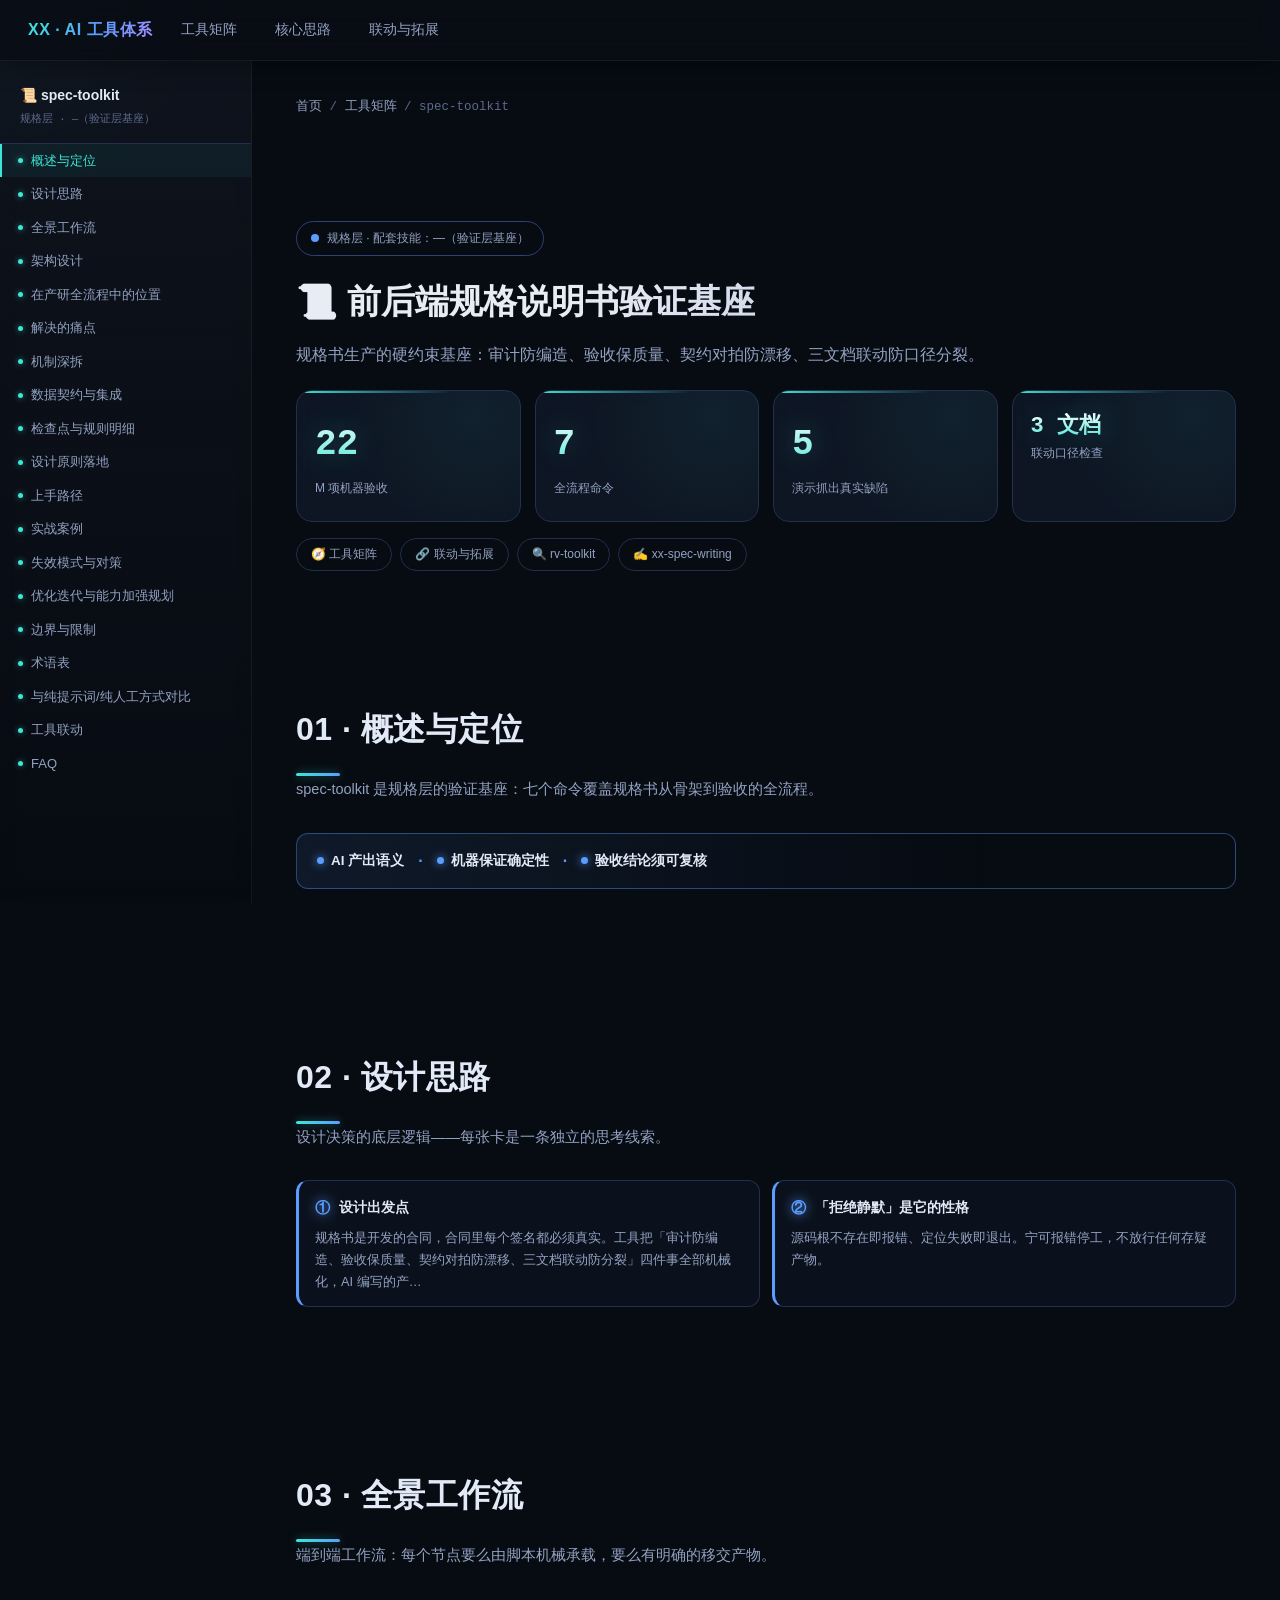
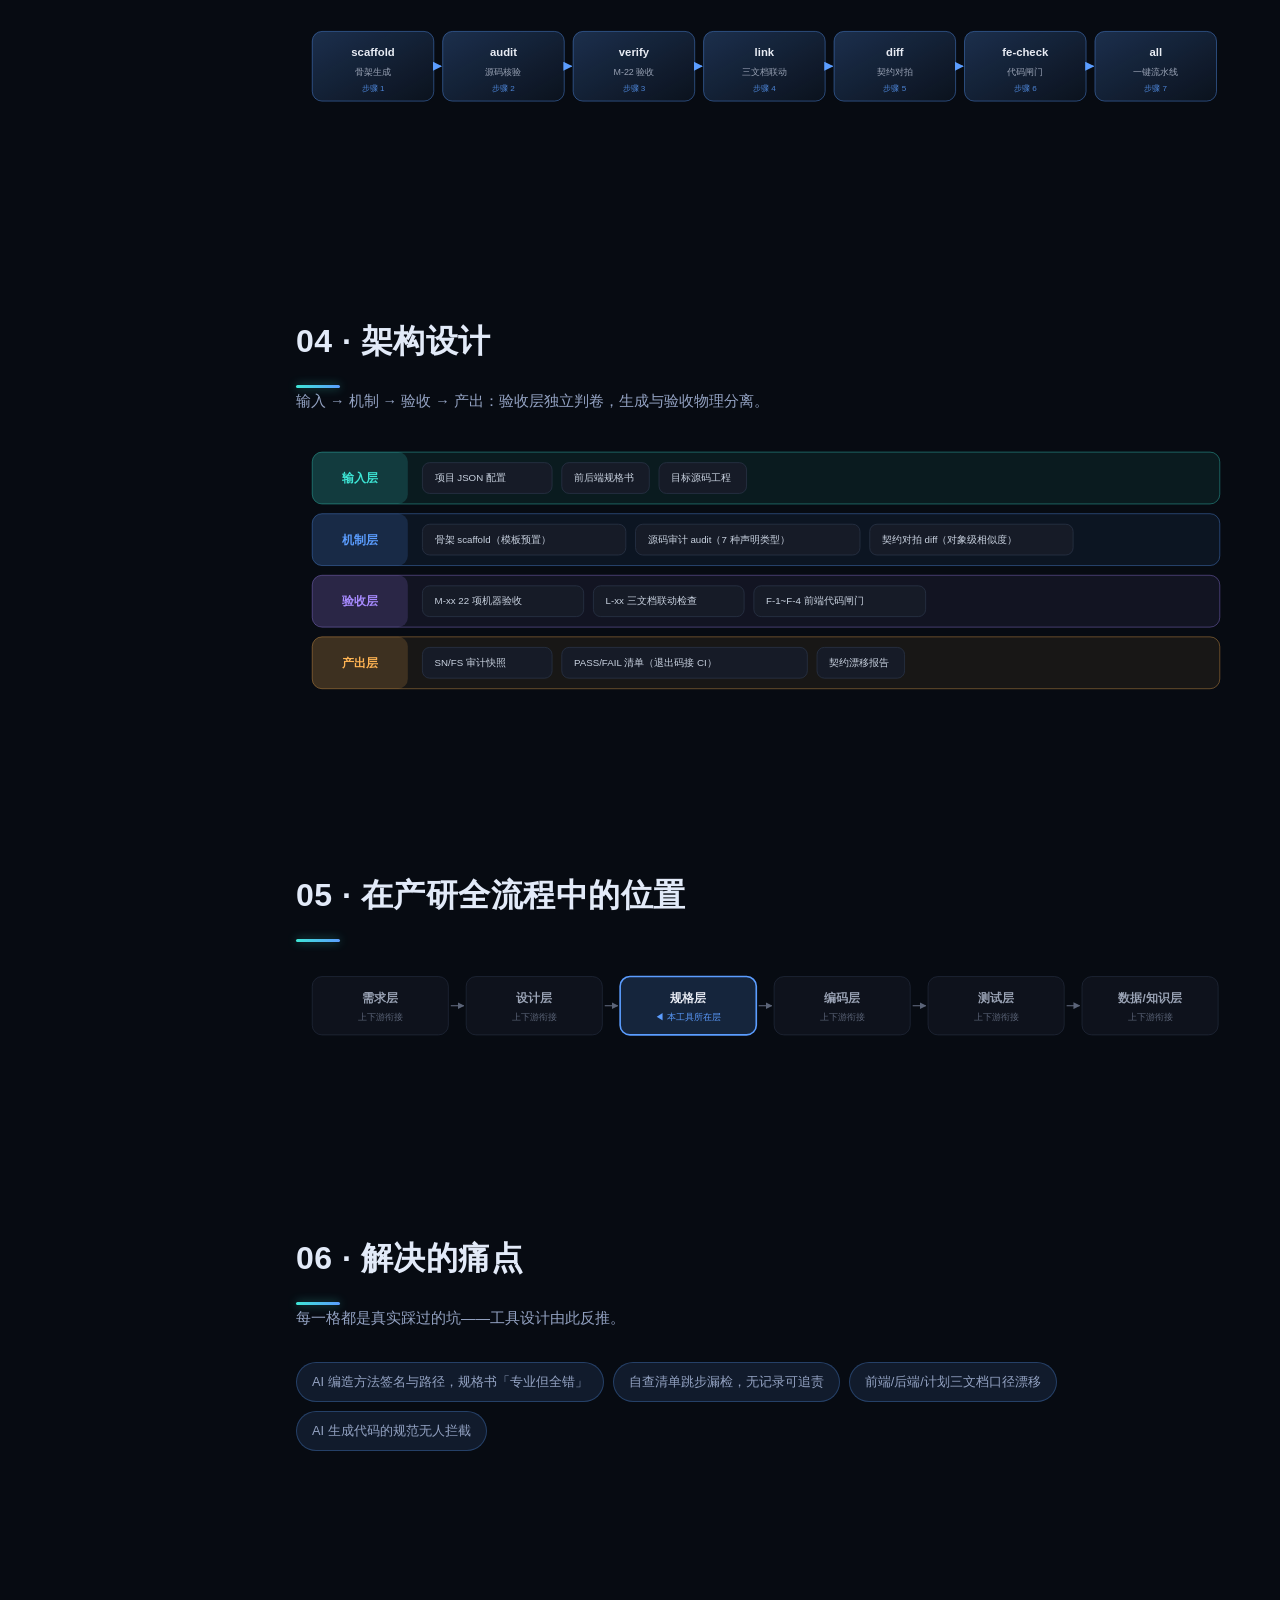
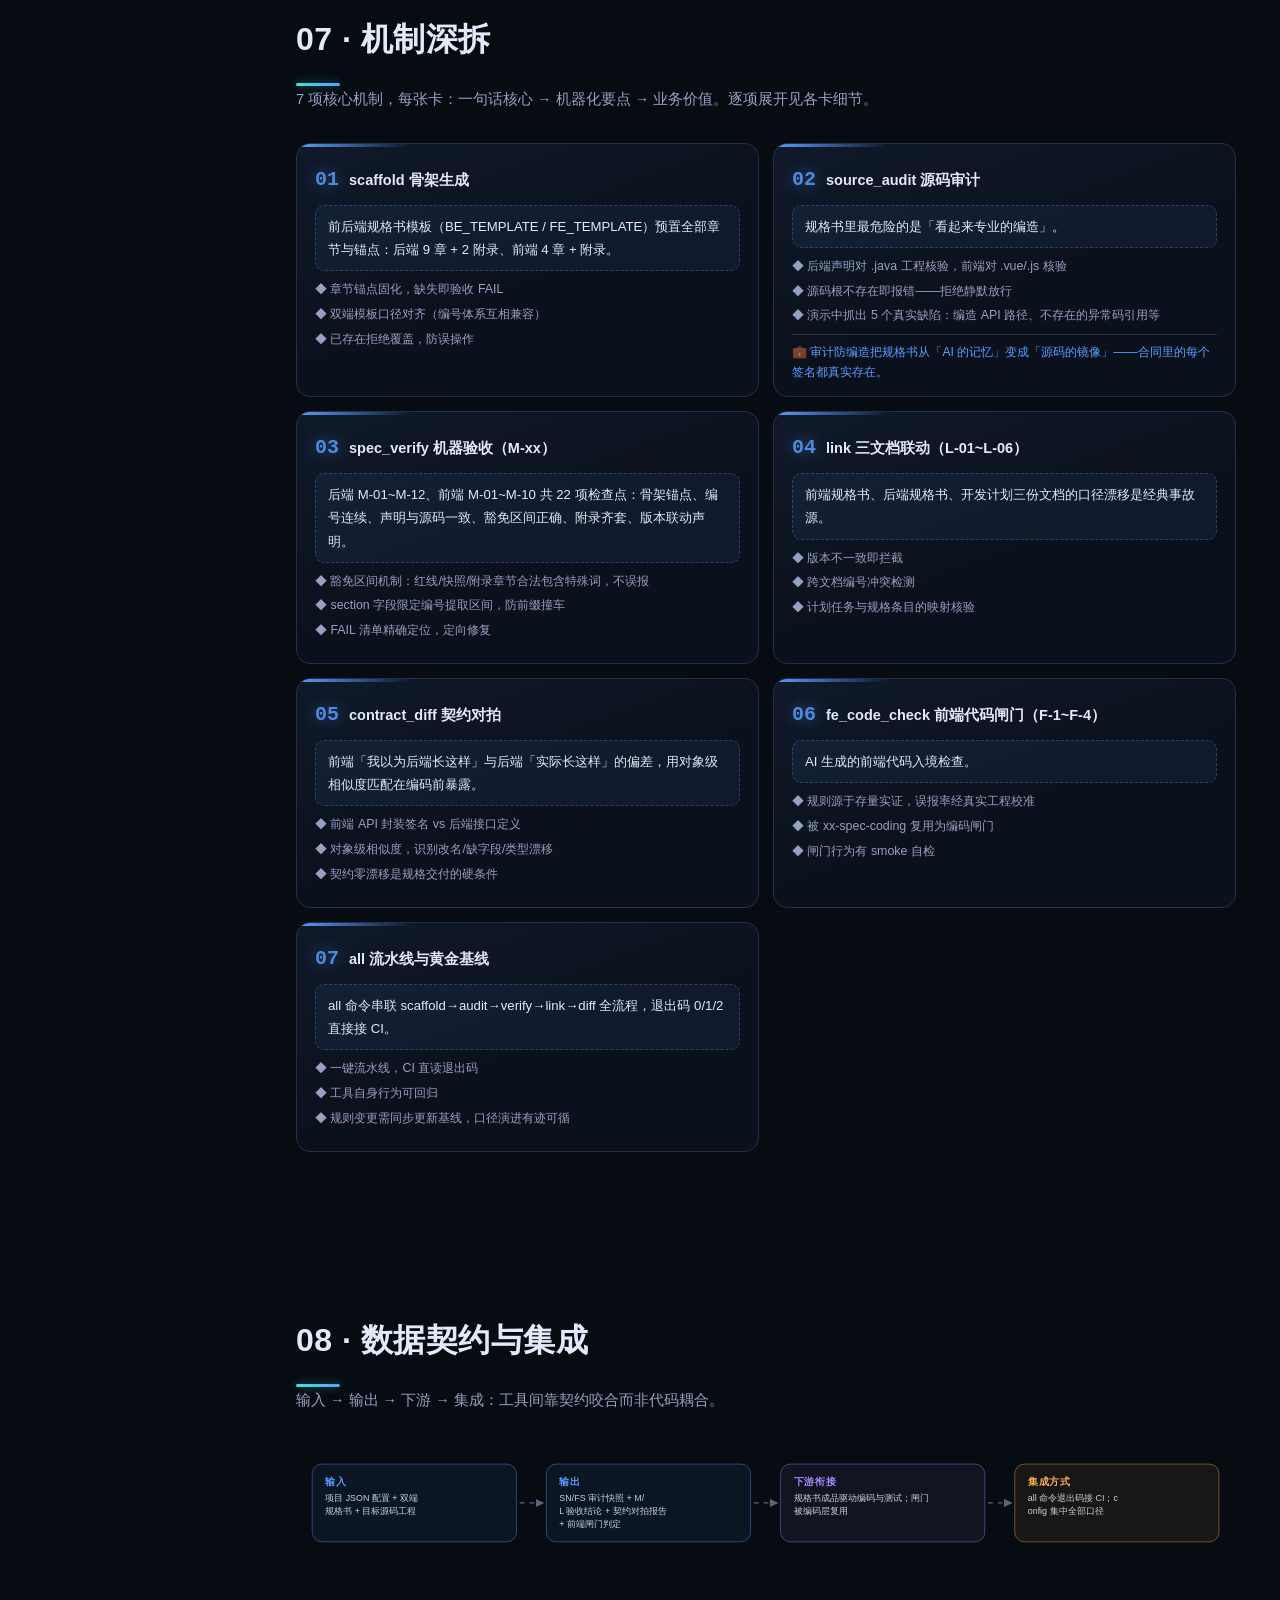
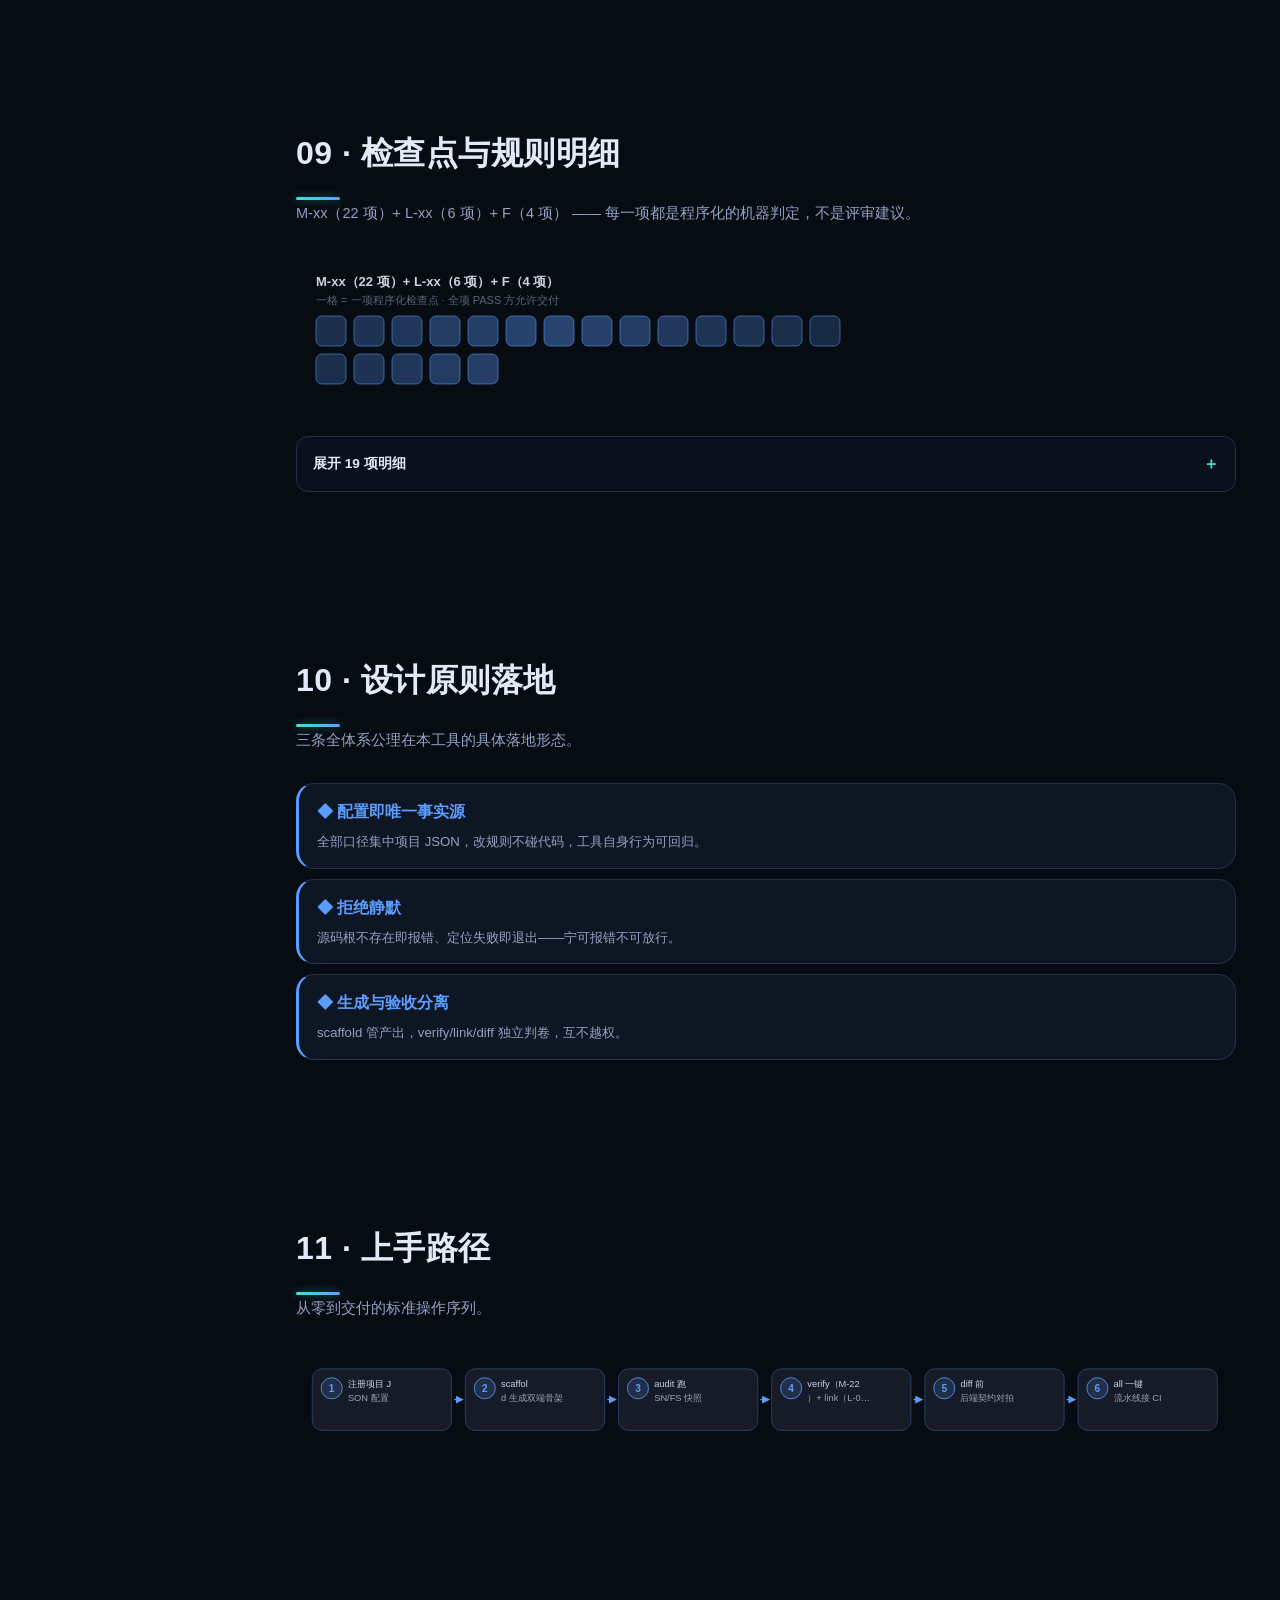
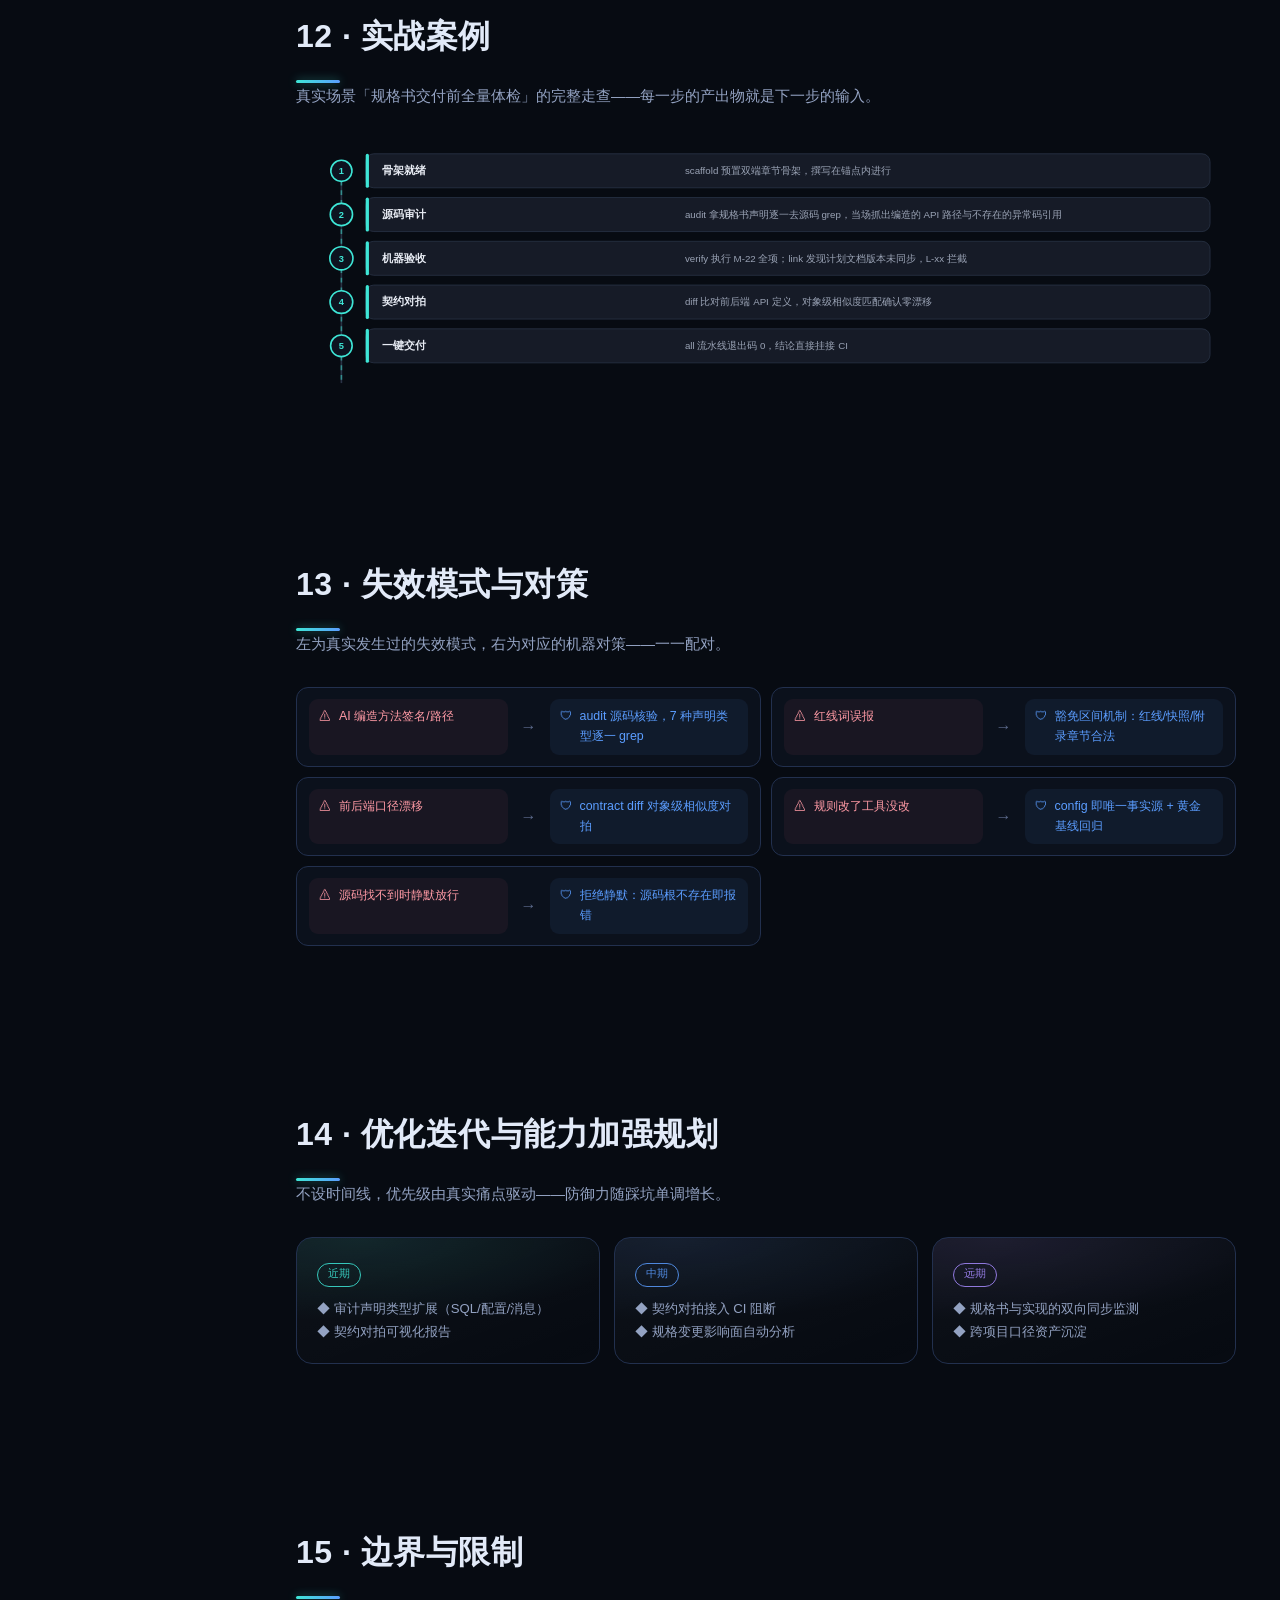
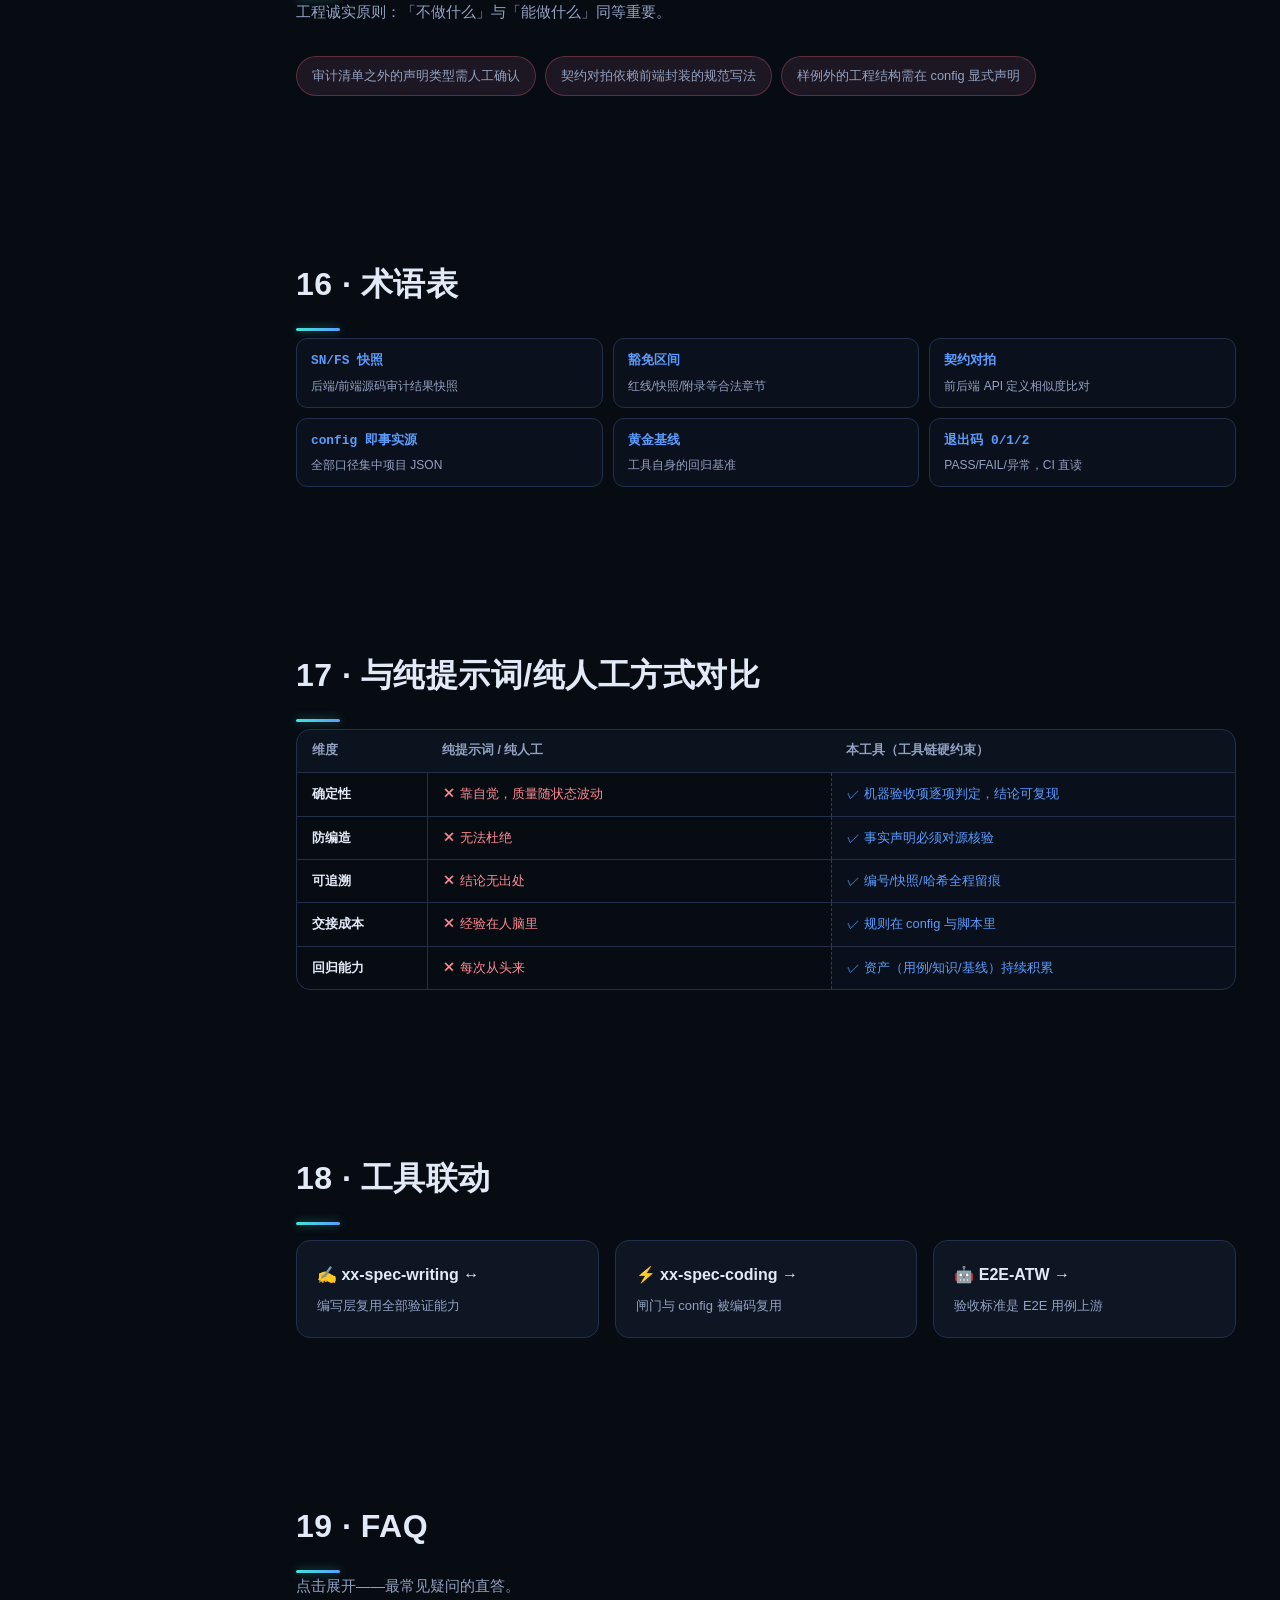
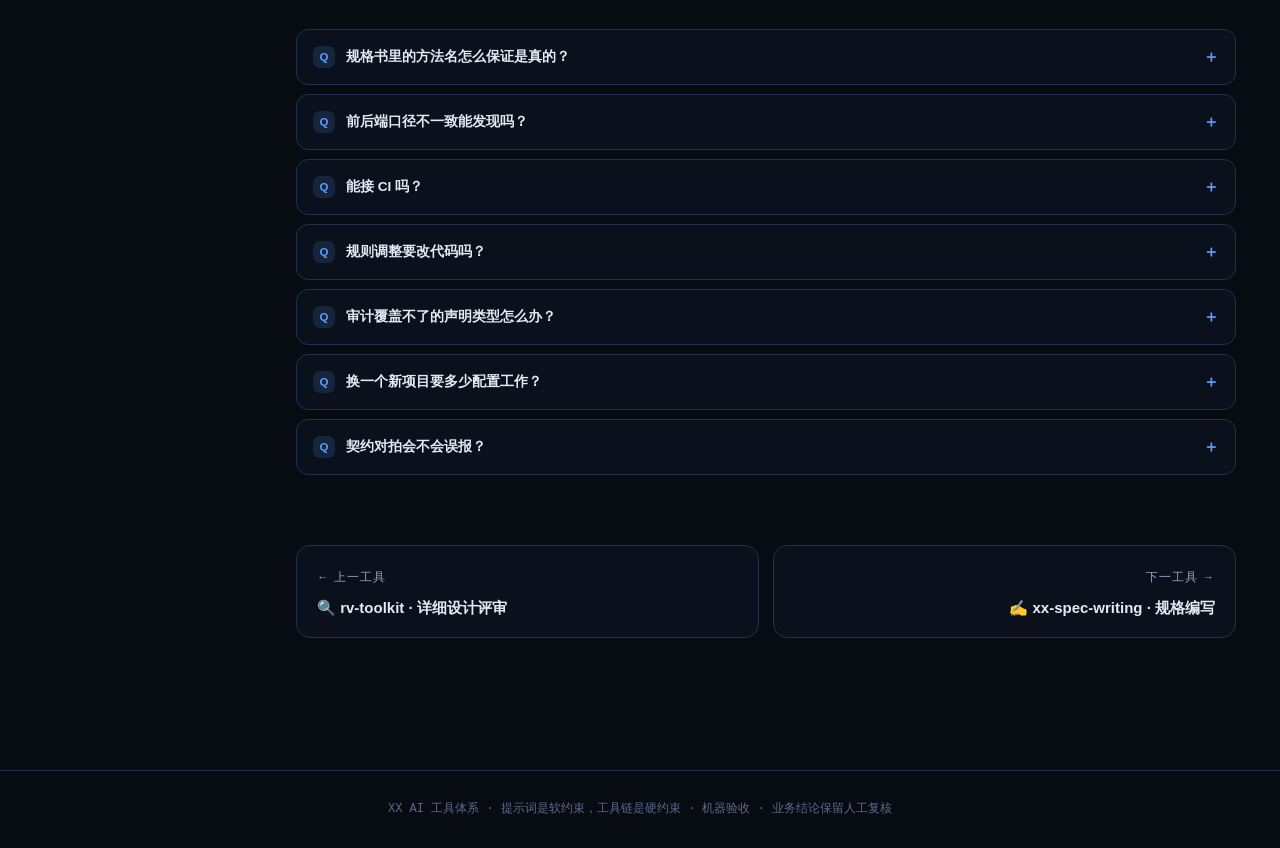
<file: ai-testing-efficiency-system/site/tools/spec-toolkit.html>
<!DOCTYPE html>
<html lang="zh-CN">
<head>
<meta charset="UTF-8">
<meta name="viewport" content="width=device-width, initial-scale=1.0">
<title>前后端规格说明书验证基座 · XX AI 工具体系</title>
<link rel="stylesheet" href="../assets/site.css">
</head>
<body>
<div id="progress"></div>
<div id="cursorGlow"></div>
<nav class="topnav"><a class="brand" href="../index.html">XX · AI 工具体系</a><a class="nl" href="../index.html#matrix">工具矩阵</a><a class="nl" href="../index.html">核心思路</a><a class="nl" href="../linkage.html">联动与拓展</a></nav>
<div class="layout">
<nav class="sidenav"><div class="slogo">📜 spec-toolkit<div class="sub">规格层 · —（验证层基座）</div></div><a href="#s1"><span class="ndot"></span>概述与定位</a><a href="#s2"><span class="ndot"></span>设计思路</a><a href="#s3"><span class="ndot"></span>全景工作流</a><a href="#s4"><span class="ndot"></span>架构设计</a><a href="#s5"><span class="ndot"></span>在产研全流程中的位置</a><a href="#s6"><span class="ndot"></span>解决的痛点</a><a href="#s7"><span class="ndot"></span>机制深拆</a><a href="#s8"><span class="ndot"></span>数据契约与集成</a><a href="#s9"><span class="ndot"></span>检查点与规则明细</a><a href="#s10"><span class="ndot"></span>设计原则落地</a><a href="#s11"><span class="ndot"></span>上手路径</a><a href="#s12"><span class="ndot"></span>实战案例</a><a href="#s13"><span class="ndot"></span>失效模式与对策</a><a href="#s14"><span class="ndot"></span>优化迭代与能力加强规划</a><a href="#s15"><span class="ndot"></span>边界与限制</a><a href="#s16"><span class="ndot"></span>术语表</a><a href="#s17"><span class="ndot"></span>与纯提示词/纯人工方式对比</a><a href="#s18"><span class="ndot"></span>工具联动</a><a href="#s19"><span class="ndot"></span>FAQ</a></nav>
<main class="main">
<div class="crumbs"><a href="../index.html">首页</a> / <a href="../index.html#matrix">工具矩阵</a> / spec-toolkit</div><section class="reveal vis" style="margin:22px 0 40px"><div class="badge" style="display:inline-flex;align-items:center;gap:8px;border:1px solid var(--line2);border-radius:999px;padding:6px 14px;font-size:12px;color:var(--dim)"><span style="width:8px;height:8px;border-radius:50%;background:#5b9dff;display:inline-block"></span>规格层 · 配套技能：—（验证层基座）</div><h1 style="font-size:34px;font-weight:900;margin:16px 0 10px">📜 前后端规格说明书验证基座</h1><p class="lead" style="color:var(--dim);font-size:15.5px;max-width:860px">规格书生产的硬约束基座：审计防编造、验收保质量、契约对拍防漂移、三文档联动防口径分裂。</p><div class="stats-row" style="margin-top:22px"><div class="stat-card"><div class="num" data-n="22">0</div><div class="lbl">M 项机器验收</div></div><div class="stat-card"><div class="num" data-n="7">0</div><div class="lbl">全流程命令</div></div><div class="stat-card"><div class="num" data-n="5">0</div><div class="lbl">演示抓出真实缺陷</div></div><div class="stat-card"><div class="num" style="font-size:22px;line-height:1.25">3 文档</div><div class="lbl">联动口径检查</div></div></div><div class="rel-chips"><a href="../index.html#matrix">🧭 工具矩阵</a><a href="../linkage.html">🔗 联动与拓展</a><a href="rv-toolkit.html">🔍 rv-toolkit</a><a href="xx-spec-writing.html">✍️ xx-spec-writing</a></div></section>
<section id="s1" class="reveal">
<h2 class="sec-title">01 · 概述与定位</h2>
<p class="sec-sub">spec-toolkit 是规格层的验证基座：七个命令覆盖规格书从骨架到验收的全流程。</p><div class="principle-strip" style="--cc:#5b9dff"><span>AI 产出语义</span><i>·</i><span>机器保证确定性</span><i>·</i><span>验收结论须可复核</span></div>
</section>
<section id="s2" class="reveal">
<h2 class="sec-title">02 · 设计思路</h2>
<p class="sec-sub">设计决策的底层逻辑——每张卡是一条独立的思考线索。</p><div class="think-grid"><div class="think-card" style="--cc:#5b9dff"><div class="tk-h"><span class="tk-i">①</span>设计出发点</div><div class="tk-b">规格书是开发的合同，合同里每个签名都必须真实。工具把「审计防编造、验收保质量、契约对拍防漂移、三文档联动防分裂」四件事全部机械化，AI 编写的产…</div></div><div class="think-card" style="--cc:#5b9dff"><div class="tk-h"><span class="tk-i">②</span>「拒绝静默」是它的性格</div><div class="tk-b">源码根不存在即报错、定位失败即退出。宁可报错停工，不放行任何存疑产物。</div></div></div>
</section>
<section id="s3" class="reveal">
<h2 class="sec-title">03 · 全景工作流</h2>
<p class="sec-sub">端到端工作流：每个节点要么由脚本机械承载，要么有明确的移交产物。</p><svg viewBox="0 0 1160 190" style="width:100%;max-width:1160px;display:block;margin:14px 0" xmlns="http://www.w3.org/2000/svg"><defs><linearGradient id="spec-toolkit-pg" x1="0" y1="0" x2="1" y2="1"><stop offset="0" stop-color="#5b9dff" stop-opacity=".25"/><stop offset="1" stop-color="#5b9dff" stop-opacity=".05"/></linearGradient><marker id="spec-toolkit-ar" viewBox="0 0 10 10" refX="9" refY="5" markerWidth="7" markerHeight="7" orient="auto"><path d="M0 0L10 5L0 10z" fill="#5b9dff"/></marker></defs><rect x="20" y="40" width="150" height="86" rx="12" fill="url(#spec-toolkit-pg)" stroke="#5b9dff" stroke-opacity=".5"/><text x="95" y="70" text-anchor="middle" fill="#e8ecf4" font-size="14" font-weight="700">scaffold</text><text x="95" y="94" text-anchor="middle" fill="#9aa3b5" font-size="11">骨架生成</text><text x="95" y="114" text-anchor="middle" fill="#5b9dff" font-size="10" opacity=".8">步骤 1</text><line x1="174" y1="83" x2="179" y2="83" stroke="#5b9dff" stroke-width="1.6" stroke-dasharray="5 4" marker-end="url(#spec-toolkit-ar)"/><rect x="181" y="40" width="150" height="86" rx="12" fill="url(#spec-toolkit-pg)" stroke="#5b9dff" stroke-opacity=".5"/><text x="256" y="70" text-anchor="middle" fill="#e8ecf4" font-size="14" font-weight="700">audit</text><text x="256" y="94" text-anchor="middle" fill="#9aa3b5" font-size="11">源码核验</text><text x="256" y="114" text-anchor="middle" fill="#5b9dff" font-size="10" opacity=".8">步骤 2</text><line x1="335" y1="83" x2="340" y2="83" stroke="#5b9dff" stroke-width="1.6" stroke-dasharray="5 4" marker-end="url(#spec-toolkit-ar)"/><rect x="342" y="40" width="150" height="86" rx="12" fill="url(#spec-toolkit-pg)" stroke="#5b9dff" stroke-opacity=".5"/><text x="417" y="70" text-anchor="middle" fill="#e8ecf4" font-size="14" font-weight="700">verify</text><text x="417" y="94" text-anchor="middle" fill="#9aa3b5" font-size="11">M-22 验收</text><text x="417" y="114" text-anchor="middle" fill="#5b9dff" font-size="10" opacity=".8">步骤 3</text><line x1="496" y1="83" x2="501" y2="83" stroke="#5b9dff" stroke-width="1.6" stroke-dasharray="5 4" marker-end="url(#spec-toolkit-ar)"/><rect x="503" y="40" width="150" height="86" rx="12" fill="url(#spec-toolkit-pg)" stroke="#5b9dff" stroke-opacity=".5"/><text x="578" y="70" text-anchor="middle" fill="#e8ecf4" font-size="14" font-weight="700">link</text><text x="578" y="94" text-anchor="middle" fill="#9aa3b5" font-size="11">三文档联动</text><text x="578" y="114" text-anchor="middle" fill="#5b9dff" font-size="10" opacity=".8">步骤 4</text><line x1="657" y1="83" x2="662" y2="83" stroke="#5b9dff" stroke-width="1.6" stroke-dasharray="5 4" marker-end="url(#spec-toolkit-ar)"/><rect x="664" y="40" width="150" height="86" rx="12" fill="url(#spec-toolkit-pg)" stroke="#5b9dff" stroke-opacity=".5"/><text x="739" y="70" text-anchor="middle" fill="#e8ecf4" font-size="14" font-weight="700">diff</text><text x="739" y="94" text-anchor="middle" fill="#9aa3b5" font-size="11">契约对拍</text><text x="739" y="114" text-anchor="middle" fill="#5b9dff" font-size="10" opacity=".8">步骤 5</text><line x1="818" y1="83" x2="823" y2="83" stroke="#5b9dff" stroke-width="1.6" stroke-dasharray="5 4" marker-end="url(#spec-toolkit-ar)"/><rect x="825" y="40" width="150" height="86" rx="12" fill="url(#spec-toolkit-pg)" stroke="#5b9dff" stroke-opacity=".5"/><text x="900" y="70" text-anchor="middle" fill="#e8ecf4" font-size="14" font-weight="700">fe-check</text><text x="900" y="94" text-anchor="middle" fill="#9aa3b5" font-size="11">代码闸门</text><text x="900" y="114" text-anchor="middle" fill="#5b9dff" font-size="10" opacity=".8">步骤 6</text><line x1="979" y1="83" x2="984" y2="83" stroke="#5b9dff" stroke-width="1.6" stroke-dasharray="5 4" marker-end="url(#spec-toolkit-ar)"/><rect x="986" y="40" width="150" height="86" rx="12" fill="url(#spec-toolkit-pg)" stroke="#5b9dff" stroke-opacity=".5"/><text x="1061" y="70" text-anchor="middle" fill="#e8ecf4" font-size="14" font-weight="700">all</text><text x="1061" y="94" text-anchor="middle" fill="#9aa3b5" font-size="11">一键流水线</text><text x="1061" y="114" text-anchor="middle" fill="#5b9dff" font-size="10" opacity=".8">步骤 7</text></svg>
</section>
<section id="s4" class="reveal">
<h2 class="sec-title">04 · 架构设计</h2>
<p class="sec-sub">输入 → 机制 → 验收 → 产出：验收层独立判卷，生成与验收物理分离。</p><svg viewBox="0 0 1160 324" style="width:100%;max-width:1160px;display:block;margin:14px 0" xmlns="http://www.w3.org/2000/svg"><rect x="20" y="10" width="1120" height="64" rx="12" fill="#3ee6d6" fill-opacity=".07" stroke="#3ee6d6" stroke-opacity=".45"/><rect x="20" y="10" width="118" height="64" rx="12" fill="#3ee6d6" fill-opacity=".16"/><text x="79" y="47" text-anchor="middle" fill="#3ee6d6" font-size="14.5" font-weight="800">输入层</text><rect x="156" y="23" width="160" height="38" rx="9" fill="#161b27" stroke="#2a3346"/><text x="171" y="46" fill="#c9d2e0" font-size="12">项目 JSON 配置</text><rect x="328" y="23" width="108" height="38" rx="9" fill="#161b27" stroke="#2a3346"/><text x="343" y="46" fill="#c9d2e0" font-size="12">前后端规格书</text><rect x="448" y="23" width="108" height="38" rx="9" fill="#161b27" stroke="#2a3346"/><text x="463" y="46" fill="#c9d2e0" font-size="12">目标源码工程</text><rect x="20" y="86" width="1120" height="64" rx="12" fill="#5b9dff" fill-opacity=".07" stroke="#5b9dff" stroke-opacity=".45"/><rect x="20" y="86" width="118" height="64" rx="12" fill="#5b9dff" fill-opacity=".16"/><text x="79" y="123" text-anchor="middle" fill="#5b9dff" font-size="14.5" font-weight="800">机制层</text><rect x="156" y="99" width="251" height="38" rx="9" fill="#161b27" stroke="#2a3346"/><text x="171" y="122" fill="#c9d2e0" font-size="12">骨架 scaffold（模板预置）</text><rect x="419" y="99" width="277" height="38" rx="9" fill="#161b27" stroke="#2a3346"/><text x="434" y="122" fill="#c9d2e0" font-size="12">源码审计 audit（7 种声明类型）</text><rect x="708" y="99" width="251" height="38" rx="9" fill="#161b27" stroke="#2a3346"/><text x="723" y="122" fill="#c9d2e0" font-size="12">契约对拍 diff（对象级相似度）</text><rect x="20" y="162" width="1120" height="64" rx="12" fill="#a78bff" fill-opacity=".07" stroke="#a78bff" stroke-opacity=".45"/><rect x="20" y="162" width="118" height="64" rx="12" fill="#a78bff" fill-opacity=".16"/><text x="79" y="199" text-anchor="middle" fill="#a78bff" font-size="14.5" font-weight="800">验收层</text><rect x="156" y="175" width="199" height="38" rx="9" fill="#161b27" stroke="#2a3346"/><text x="171" y="198" fill="#c9d2e0" font-size="12">M-xx 22 项机器验收</text><rect x="367" y="175" width="186" height="38" rx="9" fill="#161b27" stroke="#2a3346"/><text x="382" y="198" fill="#c9d2e0" font-size="12">L-xx 三文档联动检查</text><rect x="565" y="175" width="212" height="38" rx="9" fill="#161b27" stroke="#2a3346"/><text x="580" y="198" fill="#c9d2e0" font-size="12">F-1~F-4 前端代码闸门</text><rect x="20" y="238" width="1120" height="64" rx="12" fill="#ffb454" fill-opacity=".07" stroke="#ffb454" stroke-opacity=".45"/><rect x="20" y="238" width="118" height="64" rx="12" fill="#ffb454" fill-opacity=".16"/><text x="79" y="275" text-anchor="middle" fill="#ffb454" font-size="14.5" font-weight="800">产出层</text><rect x="156" y="251" width="160" height="38" rx="9" fill="#161b27" stroke="#2a3346"/><text x="171" y="274" fill="#c9d2e0" font-size="12">SN/FS 审计快照</text><rect x="328" y="251" width="303" height="38" rx="9" fill="#161b27" stroke="#2a3346"/><text x="343" y="274" fill="#c9d2e0" font-size="12">PASS/FAIL 清单（退出码接 CI）</text><rect x="643" y="251" width="108" height="38" rx="9" fill="#161b27" stroke="#2a3346"/><text x="658" y="274" fill="#c9d2e0" font-size="12">契约漂移报告</text></svg>
</section>
<section id="s5" class="reveal">
<h2 class="sec-title">05 · 在产研全流程中的位置</h2>
<svg viewBox="0 0 1160 150" style="width:100%;max-width:1160px;display:block;margin:14px 0" xmlns="http://www.w3.org/2000/svg"><defs><marker id="spec-toolkit-ps" viewBox="0 0 10 10" refX="9" refY="5" markerWidth="6" markerHeight="6" orient="auto"><path d="M0 0L10 5L0 10z" fill="#5b6478"/></marker></defs><rect x="20" y="34" width="168" height="72" rx="12" fill="#161b27" fill-opacity=".5" stroke="#2a3346" stroke-opacity=".7" stroke-width="1"/><text x="104" y="66" text-anchor="middle" fill="#9aa3b5" font-size="14.5" font-weight="600">需求层</text><text x="104" y="88" text-anchor="middle" fill="#5b6478" font-size="11">上下游衔接</text><line x1="191" y1="70" x2="207" y2="70" stroke="#5b6478" stroke-width="1.4" marker-end="url(#spec-toolkit-ps)"/><rect x="210" y="34" width="168" height="72" rx="12" fill="#161b27" fill-opacity=".5" stroke="#2a3346" stroke-opacity=".7" stroke-width="1"/><text x="294" y="66" text-anchor="middle" fill="#9aa3b5" font-size="14.5" font-weight="600">设计层</text><text x="294" y="88" text-anchor="middle" fill="#5b6478" font-size="11">上下游衔接</text><line x1="381" y1="70" x2="397" y2="70" stroke="#5b6478" stroke-width="1.4" marker-end="url(#spec-toolkit-ps)"/><rect x="400" y="34" width="168" height="72" rx="12" fill="#5b9dff" fill-opacity=".18" stroke="#5b9dff" stroke-opacity="1" stroke-width="2"/><text x="484" y="66" text-anchor="middle" fill="#e8ecf4" font-size="14.5" font-weight="800">规格层</text><text x="484" y="88" text-anchor="middle" fill="#5b9dff" font-size="11">◀ 本工具所在层</text><line x1="571" y1="70" x2="587" y2="70" stroke="#5b6478" stroke-width="1.4" marker-end="url(#spec-toolkit-ps)"/><rect x="590" y="34" width="168" height="72" rx="12" fill="#161b27" fill-opacity=".5" stroke="#2a3346" stroke-opacity=".7" stroke-width="1"/><text x="674" y="66" text-anchor="middle" fill="#9aa3b5" font-size="14.5" font-weight="600">编码层</text><text x="674" y="88" text-anchor="middle" fill="#5b6478" font-size="11">上下游衔接</text><line x1="761" y1="70" x2="777" y2="70" stroke="#5b6478" stroke-width="1.4" marker-end="url(#spec-toolkit-ps)"/><rect x="780" y="34" width="168" height="72" rx="12" fill="#161b27" fill-opacity=".5" stroke="#2a3346" stroke-opacity=".7" stroke-width="1"/><text x="864" y="66" text-anchor="middle" fill="#9aa3b5" font-size="14.5" font-weight="600">测试层</text><text x="864" y="88" text-anchor="middle" fill="#5b6478" font-size="11">上下游衔接</text><line x1="951" y1="70" x2="967" y2="70" stroke="#5b6478" stroke-width="1.4" marker-end="url(#spec-toolkit-ps)"/><rect x="970" y="34" width="168" height="72" rx="12" fill="#161b27" fill-opacity=".5" stroke="#2a3346" stroke-opacity=".7" stroke-width="1"/><text x="1054" y="66" text-anchor="middle" fill="#9aa3b5" font-size="14.5" font-weight="600">数据/知识层</text><text x="1054" y="88" text-anchor="middle" fill="#5b6478" font-size="11">上下游衔接</text></svg>
</section>
<section id="s6" class="reveal">
<h2 class="sec-title">06 · 解决的痛点</h2>
<p class="sec-sub">每一格都是真实踩过的坑——工具设计由此反推。</p><div class="chips"><span class="chip" style="--cc:#5b9dff">AI 编造方法签名与路径，规格书「专业但全错」</span><span class="chip" style="--cc:#5b9dff">自查清单跳步漏检，无记录可追责</span><span class="chip" style="--cc:#5b9dff">前端/后端/计划三文档口径漂移</span><span class="chip" style="--cc:#5b9dff">AI 生成代码的规范无人拦截</span></div>
</section>
<section id="s7" class="reveal">
<h2 class="sec-title">07 · 机制深拆</h2>
<p class="sec-sub">7 项核心机制，每张卡：一句话核心 → 机器化要点 → 业务价值。逐项展开见各卡细节。</p><div class="mech-grid"><div class="mech-card" style="--cc:#5b9dff"><div class="mc-h"><span class="mc-n">01</span><span class="mc-t">scaffold 骨架生成</span></div><div class="mc-core">前后端规格书模板（BE_TEMPLATE / FE_TEMPLATE）预置全部章节与锚点：后端 9 章 + 2 附录、前端 4 章 + 附录。</div><div class="mc-pts"><span class="mc-p">◆ 章节锚点固化，缺失即验收 FAIL</span><span class="mc-p">◆ 双端模板口径对齐（编号体系互相兼容）</span><span class="mc-p">◆ 已存在拒绝覆盖，防误操作</span></div></div><div class="mech-card" style="--cc:#5b9dff"><div class="mc-h"><span class="mc-n">02</span><span class="mc-t">source_audit 源码审计</span></div><div class="mc-core">规格书里最危险的是「看起来专业的编造」。</div><div class="mc-pts"><span class="mc-p">◆ 后端声明对 .java 工程核验，前端对 .vue/.js 核验</span><span class="mc-p">◆ 源码根不存在即报错——拒绝静默放行</span><span class="mc-p">◆ 演示中抓出 5 个真实缺陷：编造 API 路径、不存在的异常码引用等</span></div><div class="mc-biz">💼 审计防编造把规格书从「AI 的记忆」变成「源码的镜像」——合同里的每个签名都真实存在。</div></div><div class="mech-card" style="--cc:#5b9dff"><div class="mc-h"><span class="mc-n">03</span><span class="mc-t">spec_verify 机器验收（M-xx）</span></div><div class="mc-core">后端 M-01~M-12、前端 M-01~M-10 共 22 项检查点：骨架锚点、编号连续、声明与源码一致、豁免区间正确、附录齐套、版本联动声明。</div><div class="mc-pts"><span class="mc-p">◆ 豁免区间机制：红线/快照/附录章节合法包含特殊词，不误报</span><span class="mc-p">◆ section 字段限定编号提取区间，防前缀撞车</span><span class="mc-p">◆ FAIL 清单精确定位，定向修复</span></div></div><div class="mech-card" style="--cc:#5b9dff"><div class="mc-h"><span class="mc-n">04</span><span class="mc-t">link 三文档联动（L-01~L-06）</span></div><div class="mc-core">前端规格书、后端规格书、开发计划三份文档的口径漂移是经典事故源。</div><div class="mc-pts"><span class="mc-p">◆ 版本不一致即拦截</span><span class="mc-p">◆ 跨文档编号冲突检测</span><span class="mc-p">◆ 计划任务与规格条目的映射核验</span></div></div><div class="mech-card" style="--cc:#5b9dff"><div class="mc-h"><span class="mc-n">05</span><span class="mc-t">contract_diff 契约对拍</span></div><div class="mc-core">前端「我以为后端长这样」与后端「实际长这样」的偏差，用对象级相似度匹配在编码前暴露。</div><div class="mc-pts"><span class="mc-p">◆ 前端 API 封装签名 vs 后端接口定义</span><span class="mc-p">◆ 对象级相似度，识别改名/缺字段/类型漂移</span><span class="mc-p">◆ 契约零漂移是规格交付的硬条件</span></div></div><div class="mech-card" style="--cc:#5b9dff"><div class="mc-h"><span class="mc-n">06</span><span class="mc-t">fe_code_check 前端代码闸门（F-1~F-4）</span></div><div class="mc-core">AI 生成的前端代码入境检查。</div><div class="mc-pts"><span class="mc-p">◆ 规则源于存量实证，误报率经真实工程校准</span><span class="mc-p">◆ 被 xx-spec-coding 复用为编码闸门</span><span class="mc-p">◆ 闸门行为有 smoke 自检</span></div></div><div class="mech-card" style="--cc:#5b9dff"><div class="mc-h"><span class="mc-n">07</span><span class="mc-t">all 流水线与黄金基线</span></div><div class="mc-core">all 命令串联 scaffold→audit→verify→link→diff 全流程，退出码 0/1/2 直接接 CI。</div><div class="mc-pts"><span class="mc-p">◆ 一键流水线，CI 直读退出码</span><span class="mc-p">◆ 工具自身行为可回归</span><span class="mc-p">◆ 规则变更需同步更新基线，口径演进有迹可循</span></div></div></div>
</section>
<section id="s8" class="reveal">
<h2 class="sec-title">08 · 数据契约与集成</h2>
<p class="sec-sub">输入 → 输出 → 下游 → 集成：工具间靠契约咬合而非代码耦合。</p><svg viewBox="0 0 1160 150" style="width:100%;max-width:1160px;display:block;margin:14px 0" xmlns="http://www.w3.org/2000/svg"><defs><marker id="spec-toolkit-io" viewBox="0 0 10 10" refX="9" refY="5" markerWidth="7" markerHeight="7" orient="auto"><path d="M0 0L10 5L0 10z" fill="#5b6478"/></marker></defs><rect x="20" y="26" width="252" height="96" rx="12" fill="#5b9dff" fill-opacity=".07" stroke="#5b9dff" stroke-opacity=".5"/><text x="36" y="52" fill="#5b9dff" font-size="12" font-weight="800" letter-spacing="1">输入</text><text x="36" y="72" fill="#c9d2e0" font-size="11">项目 JSON 配置 + 双端</text><text x="36" y="88" fill="#c9d2e0" font-size="11">规格书 + 目标源码工程</text><line x1="276" y1="74" x2="305" y2="74" stroke="#5b6478" stroke-width="1.5" stroke-dasharray="5 4" class="flowline" marker-end="url(#spec-toolkit-io)"/><rect x="309" y="26" width="252" height="96" rx="12" fill="#5b9dff" fill-opacity=".07" stroke="#5b9dff" stroke-opacity=".5"/><text x="325" y="52" fill="#5b9dff" font-size="12" font-weight="800" letter-spacing="1">输出</text><text x="325" y="72" fill="#c9d2e0" font-size="11">SN/FS 审计快照 + M/</text><text x="325" y="88" fill="#c9d2e0" font-size="11">L 验收结论 + 契约对拍报告</text><text x="325" y="104" fill="#c9d2e0" font-size="11"> + 前端闸门判定</text><line x1="565" y1="74" x2="594" y2="74" stroke="#5b6478" stroke-width="1.5" stroke-dasharray="5 4" class="flowline" marker-end="url(#spec-toolkit-io)"/><rect x="598" y="26" width="252" height="96" rx="12" fill="#a78bff" fill-opacity=".07" stroke="#a78bff" stroke-opacity=".5"/><text x="614" y="52" fill="#a78bff" font-size="12" font-weight="800" letter-spacing="1">下游衔接</text><text x="614" y="72" fill="#c9d2e0" font-size="11">规格书成品驱动编码与测试；闸门</text><text x="614" y="88" fill="#c9d2e0" font-size="11">被编码层复用</text><line x1="854" y1="74" x2="883" y2="74" stroke="#5b6478" stroke-width="1.5" stroke-dasharray="5 4" class="flowline" marker-end="url(#spec-toolkit-io)"/><rect x="887" y="26" width="252" height="96" rx="12" fill="#ffb454" fill-opacity=".07" stroke="#ffb454" stroke-opacity=".5"/><text x="903" y="52" fill="#ffb454" font-size="12" font-weight="800" letter-spacing="1">集成方式</text><text x="903" y="72" fill="#c9d2e0" font-size="11">all 命令退出码接 CI；c</text><text x="903" y="88" fill="#c9d2e0" font-size="11">onfig 集中全部口径</text></svg>
</section>
<section id="s9" class="reveal">
<h2 class="sec-title">09 · 检查点与规则明细</h2>
<p class="sec-sub">M-xx（22 项）+ L-xx（6 项）+ F（4 项） —— 每一项都是程序化的机器判定，不是评审建议。</p><svg viewBox="0 0 572 166" style="width:100%;max-width:572px;display:block;margin:14px 0" xmlns="http://www.w3.org/2000/svg"><g font-family="inherit"><text x="20" y="30" fill="#c9d2e0" font-size="13" font-weight="800">M-xx（22 项）+ L-xx（6 项）+ F（4 项）</text><text x="20" y="48" fill="#5b6478" font-size="11">一格 = 一项程序化检查点 · 全项 PASS 方允许交付</text><rect x="20" y="60" width="30" height="30" rx="6" fill="#5b9dff" fill-opacity=".18" stroke="#5b9dff" stroke-opacity=".55"><animate attributeName="fill-opacity" values=".18;.4;.18" dur="3s" begin="0.00s" repeatCount="indefinite"/></rect><rect x="58" y="60" width="30" height="30" rx="6" fill="#5b9dff" fill-opacity=".18" stroke="#5b9dff" stroke-opacity=".55"><animate attributeName="fill-opacity" values=".18;.4;.18" dur="3s" begin="0.18s" repeatCount="indefinite"/></rect><rect x="96" y="60" width="30" height="30" rx="6" fill="#5b9dff" fill-opacity=".18" stroke="#5b9dff" stroke-opacity=".55"><animate attributeName="fill-opacity" values=".18;.4;.18" dur="3s" begin="0.36s" repeatCount="indefinite"/></rect><rect x="134" y="60" width="30" height="30" rx="6" fill="#5b9dff" fill-opacity=".18" stroke="#5b9dff" stroke-opacity=".55"><animate attributeName="fill-opacity" values=".18;.4;.18" dur="3s" begin="0.54s" repeatCount="indefinite"/></rect><rect x="172" y="60" width="30" height="30" rx="6" fill="#5b9dff" fill-opacity=".18" stroke="#5b9dff" stroke-opacity=".55"><animate attributeName="fill-opacity" values=".18;.4;.18" dur="3s" begin="0.72s" repeatCount="indefinite"/></rect><rect x="210" y="60" width="30" height="30" rx="6" fill="#5b9dff" fill-opacity=".18" stroke="#5b9dff" stroke-opacity=".55"><animate attributeName="fill-opacity" values=".18;.4;.18" dur="3s" begin="0.90s" repeatCount="indefinite"/></rect><rect x="248" y="60" width="30" height="30" rx="6" fill="#5b9dff" fill-opacity=".18" stroke="#5b9dff" stroke-opacity=".55"><animate attributeName="fill-opacity" values=".18;.4;.18" dur="3s" begin="1.08s" repeatCount="indefinite"/></rect><rect x="286" y="60" width="30" height="30" rx="6" fill="#5b9dff" fill-opacity=".18" stroke="#5b9dff" stroke-opacity=".55"><animate attributeName="fill-opacity" values=".18;.4;.18" dur="3s" begin="1.26s" repeatCount="indefinite"/></rect><rect x="324" y="60" width="30" height="30" rx="6" fill="#5b9dff" fill-opacity=".18" stroke="#5b9dff" stroke-opacity=".55"><animate attributeName="fill-opacity" values=".18;.4;.18" dur="3s" begin="1.44s" repeatCount="indefinite"/></rect><rect x="362" y="60" width="30" height="30" rx="6" fill="#5b9dff" fill-opacity=".18" stroke="#5b9dff" stroke-opacity=".55"><animate attributeName="fill-opacity" values=".18;.4;.18" dur="3s" begin="1.62s" repeatCount="indefinite"/></rect><rect x="400" y="60" width="30" height="30" rx="6" fill="#5b9dff" fill-opacity=".18" stroke="#5b9dff" stroke-opacity=".55"><animate attributeName="fill-opacity" values=".18;.4;.18" dur="3s" begin="1.80s" repeatCount="indefinite"/></rect><rect x="438" y="60" width="30" height="30" rx="6" fill="#5b9dff" fill-opacity=".18" stroke="#5b9dff" stroke-opacity=".55"><animate attributeName="fill-opacity" values=".18;.4;.18" dur="3s" begin="1.98s" repeatCount="indefinite"/></rect><rect x="476" y="60" width="30" height="30" rx="6" fill="#5b9dff" fill-opacity=".18" stroke="#5b9dff" stroke-opacity=".55"><animate attributeName="fill-opacity" values=".18;.4;.18" dur="3s" begin="2.16s" repeatCount="indefinite"/></rect><rect x="514" y="60" width="30" height="30" rx="6" fill="#5b9dff" fill-opacity=".18" stroke="#5b9dff" stroke-opacity=".55"><animate attributeName="fill-opacity" values=".18;.4;.18" dur="3s" begin="2.34s" repeatCount="indefinite"/></rect><rect x="20" y="98" width="30" height="30" rx="6" fill="#5b9dff" fill-opacity=".18" stroke="#5b9dff" stroke-opacity=".55"><animate attributeName="fill-opacity" values=".18;.4;.18" dur="3s" begin="0.00s" repeatCount="indefinite"/></rect><rect x="58" y="98" width="30" height="30" rx="6" fill="#5b9dff" fill-opacity=".18" stroke="#5b9dff" stroke-opacity=".55"><animate attributeName="fill-opacity" values=".18;.4;.18" dur="3s" begin="0.18s" repeatCount="indefinite"/></rect><rect x="96" y="98" width="30" height="30" rx="6" fill="#5b9dff" fill-opacity=".18" stroke="#5b9dff" stroke-opacity=".55"><animate attributeName="fill-opacity" values=".18;.4;.18" dur="3s" begin="0.36s" repeatCount="indefinite"/></rect><rect x="134" y="98" width="30" height="30" rx="6" fill="#5b9dff" fill-opacity=".18" stroke="#5b9dff" stroke-opacity=".55"><animate attributeName="fill-opacity" values=".18;.4;.18" dur="3s" begin="0.54s" repeatCount="indefinite"/></rect><rect x="172" y="98" width="30" height="30" rx="6" fill="#5b9dff" fill-opacity=".18" stroke="#5b9dff" stroke-opacity=".55"><animate attributeName="fill-opacity" values=".18;.4;.18" dur="3s" begin="0.72s" repeatCount="indefinite"/></rect></g></svg><details class="fq"><summary>展开 19 项明细</summary><div style="display:grid;grid-template-columns:repeat(auto-fill,minmax(280px,1fr));gap:8px;margin-top:12px"><div style="background:var(--bg2);border:1px solid var(--line);border-radius:9px;padding:8px 12px;font-size:12.4px;color:var(--dim)">M-01 骨架锚点</div><div style="background:var(--bg2);border:1px solid var(--line);border-radius:9px;padding:8px 12px;font-size:12.4px;color:var(--dim)">M-02 编号连续</div><div style="background:var(--bg2);border:1px solid var(--line);border-radius:9px;padding:8px 12px;font-size:12.4px;color:var(--dim)">M-03 接口编号可提取</div><div style="background:var(--bg2);border:1px solid var(--line);border-radius:9px;padding:8px 12px;font-size:12.4px;color:var(--dim)">M-04 异常码绑定</div><div style="background:var(--bg2);border:1px solid var(--line);border-radius:9px;padding:8px 12px;font-size:12.4px;color:var(--dim)">M-05 校验编号</div><div style="background:var(--bg2);border:1px solid var(--line);border-radius:9px;padding:8px 12px;font-size:12.4px;color:var(--dim)">M-06 快照引用</div><div style="background:var(--bg2);border:1px solid var(--line);border-radius:9px;padding:8px 12px;font-size:12.4px;color:var(--dim)">M-07 方法签名与源码一致</div><div style="background:var(--bg2);border:1px solid var(--line);border-radius:9px;padding:8px 12px;font-size:12.4px;color:var(--dim)">M-08 路径与源码一致</div><div style="background:var(--bg2);border:1px solid var(--line);border-radius:9px;padding:8px 12px;font-size:12.4px;color:var(--dim)">M-09 豁免区间正确</div><div style="background:var(--bg2);border:1px solid var(--line);border-radius:9px;padding:8px 12px;font-size:12.4px;color:var(--dim)">M-10 章节齐套</div><div style="background:var(--bg2);border:1px solid var(--line);border-radius:9px;padding:8px 12px;font-size:12.4px;color:var(--dim)">M-11 附录审计记录</div><div style="background:var(--bg2);border:1px solid var(--line);border-radius:9px;padding:8px 12px;font-size:12.4px;color:var(--dim)">M-12 版本联动声明</div><div style="background:var(--bg2);border:1px solid var(--line);border-radius:9px;padding:8px 12px;font-size:12.4px;color:var(--dim)">L-01 三文档版本一致</div><div style="background:var(--bg2);border:1px solid var(--line);border-radius:9px;padding:8px 12px;font-size:12.4px;color:var(--dim)">L-02 编号跨文档无冲突</div><div style="background:var(--bg2);border:1px solid var(--line);border-radius:9px;padding:8px 12px;font-size:12.4px;color:var(--dim)">L-03 口径同步</div><div style="background:var(--bg2);border:1px solid var(--line);border-radius:9px;padding:8px 12px;font-size:12.4px;color:var(--dim)">L-04 修订对齐</div><div style="background:var(--bg2);border:1px solid var(--line);border-radius:9px;padding:8px 12px;font-size:12.4px;color:var(--dim)">L-05 引用互达</div><div style="background:var(--bg2);border:1px solid var(--line);border-radius:9px;padding:8px 12px;font-size:12.4px;color:var(--dim)">L-06 计划任务映射</div><div style="background:var(--bg2);border:1px solid var(--line);border-radius:9px;padding:8px 12px;font-size:12.4px;color:var(--dim)">F-1~F-4 前端代码闸门（存量实证）</div></div></details>
</section>
<section id="s10" class="reveal">
<h2 class="sec-title">10 · 设计原则落地</h2>
<p class="sec-sub">三条全体系公理在本工具的具体落地形态。</p><div class="card pcard" style="padding:14px 18px;margin:10px 0;--cc:#5b9dff"><div style="font-weight:700;color:#5b9dff;margin-bottom:5px">◆ 配置即唯一事实源</div><div style="color:var(--dim);font-size:13.2px;line-height:1.7">全部口径集中项目 JSON，改规则不碰代码，工具自身行为可回归。</div></div><div class="card pcard" style="padding:14px 18px;margin:10px 0;--cc:#5b9dff"><div style="font-weight:700;color:#5b9dff;margin-bottom:5px">◆ 拒绝静默</div><div style="color:var(--dim);font-size:13.2px;line-height:1.7">源码根不存在即报错、定位失败即退出——宁可报错不可放行。</div></div><div class="card pcard" style="padding:14px 18px;margin:10px 0;--cc:#5b9dff"><div style="font-weight:700;color:#5b9dff;margin-bottom:5px">◆ 生成与验收分离</div><div style="color:var(--dim);font-size:13.2px;line-height:1.7">scaffold 管产出，verify/link/diff 独立判卷，互不越权。</div></div>
</section>
<section id="s11" class="reveal">
<h2 class="sec-title">11 · 上手路径</h2>
<p class="sec-sub">从零到交付的标准操作序列。</p><svg viewBox="0 0 1160 120" style="width:100%;max-width:1160px;display:block;margin:14px 0" xmlns="http://www.w3.org/2000/svg"><defs><marker id="spec-toolkit-st" viewBox="0 0 10 10" refX="9" refY="5" markerWidth="6.5" markerHeight="6.5" orient="auto"><path d="M0 0L10 5L0 10z" fill="#5b9dff"/></marker></defs><rect x="20" y="22" width="172" height="76" rx="12" fill="#161b27" stroke="#5b9dff" stroke-opacity=".4"/><circle cx="44" cy="46" r="13" fill="#5b9dff" fill-opacity=".16" stroke="#5b9dff"/><text x="44" y="51" text-anchor="middle" fill="#5b9dff" font-size="12.5" font-weight="900">1</text><text x="64" y="44" fill="#c9d2e0" font-size="11.5">注册项目 J</text><text x="64" y="62" fill="#9aa3b5" font-size="11.5">SON 配置</text><line x1="195" y1="60" x2="206" y2="60" stroke="#5b9dff" stroke-width="1.5" class="flowline" marker-end="url(#spec-toolkit-st)"/><rect x="209" y="22" width="172" height="76" rx="12" fill="#161b27" stroke="#5b9dff" stroke-opacity=".4"/><circle cx="233" cy="46" r="13" fill="#5b9dff" fill-opacity=".16" stroke="#5b9dff"/><text x="233" y="51" text-anchor="middle" fill="#5b9dff" font-size="12.5" font-weight="900">2</text><text x="253" y="44" fill="#c9d2e0" font-size="11.5">scaffol</text><text x="253" y="62" fill="#9aa3b5" font-size="11.5">d 生成双端骨架</text><line x1="384" y1="60" x2="395" y2="60" stroke="#5b9dff" stroke-width="1.5" class="flowline" marker-end="url(#spec-toolkit-st)"/><rect x="398" y="22" width="172" height="76" rx="12" fill="#161b27" stroke="#5b9dff" stroke-opacity=".4"/><circle cx="422" cy="46" r="13" fill="#5b9dff" fill-opacity=".16" stroke="#5b9dff"/><text x="422" y="51" text-anchor="middle" fill="#5b9dff" font-size="12.5" font-weight="900">3</text><text x="442" y="44" fill="#c9d2e0" font-size="11.5">audit 跑 </text><text x="442" y="62" fill="#9aa3b5" font-size="11.5">SN/FS 快照</text><line x1="573" y1="60" x2="584" y2="60" stroke="#5b9dff" stroke-width="1.5" class="flowline" marker-end="url(#spec-toolkit-st)"/><rect x="587" y="22" width="172" height="76" rx="12" fill="#161b27" stroke="#5b9dff" stroke-opacity=".4"/><circle cx="611" cy="46" r="13" fill="#5b9dff" fill-opacity=".16" stroke="#5b9dff"/><text x="611" y="51" text-anchor="middle" fill="#5b9dff" font-size="12.5" font-weight="900">4</text><text x="631" y="44" fill="#c9d2e0" font-size="11.5">verify（M-22</text><text x="631" y="62" fill="#9aa3b5" font-size="11.5">）+ link（L-0…</text><line x1="762" y1="60" x2="773" y2="60" stroke="#5b9dff" stroke-width="1.5" class="flowline" marker-end="url(#spec-toolkit-st)"/><rect x="776" y="22" width="172" height="76" rx="12" fill="#161b27" stroke="#5b9dff" stroke-opacity=".4"/><circle cx="800" cy="46" r="13" fill="#5b9dff" fill-opacity=".16" stroke="#5b9dff"/><text x="800" y="51" text-anchor="middle" fill="#5b9dff" font-size="12.5" font-weight="900">5</text><text x="820" y="44" fill="#c9d2e0" font-size="11.5">diff 前</text><text x="820" y="62" fill="#9aa3b5" font-size="11.5">后端契约对拍</text><line x1="951" y1="60" x2="962" y2="60" stroke="#5b9dff" stroke-width="1.5" class="flowline" marker-end="url(#spec-toolkit-st)"/><rect x="965" y="22" width="172" height="76" rx="12" fill="#161b27" stroke="#5b9dff" stroke-opacity=".4"/><circle cx="989" cy="46" r="13" fill="#5b9dff" fill-opacity=".16" stroke="#5b9dff"/><text x="989" y="51" text-anchor="middle" fill="#5b9dff" font-size="12.5" font-weight="900">6</text><text x="1009" y="44" fill="#c9d2e0" font-size="11.5">all 一键</text><text x="1009" y="62" fill="#9aa3b5" font-size="11.5">流水线接 CI</text></svg>
</section>
<section id="s12" class="reveal">
<h2 class="sec-title">12 · 实战案例</h2>
<p class="sec-sub">真实场景「规格书交付前全量体检」的完整走查——每一步的产出物就是下一步的输入。</p><svg viewBox="0 0 1160 316" style="width:100%;max-width:1160px;display:block;margin:14px 0" xmlns="http://www.w3.org/2000/svg"><g font-family="inherit"><line x1="56" y1="26" x2="56" y2="300" stroke="#2a3346" stroke-width="2"/><line x1="56" y1="26" x2="56" y2="300" stroke="#3ee6d6" stroke-width="2" stroke-dasharray="10 14" opacity=".5" class="flowline"/><circle cx="56" cy="38" r="12" fill="#0d1320" stroke="#3ee6d6" stroke-width="2"><animate attributeName="r" values="12;14.5;12" dur="2.8s" begin="0.3s" repeatCount="indefinite"/></circle><text x="56" y="42" text-anchor="middle" fill="#3ee6d6" font-size="11.5" font-weight="900">1</text><rect x="86" y="17" width="1042" height="42" rx="10" fill="#161b27" stroke="#2a3346"/><rect x="86" y="17" width="4" height="42" rx="2" fill="#3ee6d6"/><text x="106" y="42" fill="#e8ecf4" font-size="13" font-weight="800">骨架就绪</text><text x="480" y="42" fill="#9aa3b5" font-size="12">scaffold 预置双端章节骨架，撰写在锚点内进行</text><circle cx="56" cy="92" r="12" fill="#0d1320" stroke="#3ee6d6" stroke-width="2"><animate attributeName="r" values="12;14.5;12" dur="2.8s" begin="0.7s" repeatCount="indefinite"/></circle><text x="56" y="96" text-anchor="middle" fill="#3ee6d6" font-size="11.5" font-weight="900">2</text><rect x="86" y="71" width="1042" height="42" rx="10" fill="#161b27" stroke="#2a3346"/><rect x="86" y="71" width="4" height="42" rx="2" fill="#3ee6d6"/><text x="106" y="96" fill="#e8ecf4" font-size="13" font-weight="800">源码审计</text><text x="480" y="96" fill="#9aa3b5" font-size="12">audit 拿规格书声明逐一去源码 grep，当场抓出编造的 API 路径与不存在的异常码引用</text><circle cx="56" cy="146" r="12" fill="#0d1320" stroke="#3ee6d6" stroke-width="2"><animate attributeName="r" values="12;14.5;12" dur="2.8s" begin="1.0s" repeatCount="indefinite"/></circle><text x="56" y="150" text-anchor="middle" fill="#3ee6d6" font-size="11.5" font-weight="900">3</text><rect x="86" y="125" width="1042" height="42" rx="10" fill="#161b27" stroke="#2a3346"/><rect x="86" y="125" width="4" height="42" rx="2" fill="#3ee6d6"/><text x="106" y="150" fill="#e8ecf4" font-size="13" font-weight="800">机器验收</text><text x="480" y="150" fill="#9aa3b5" font-size="12">verify 执行 M-22 全项；link 发现计划文档版本未同步，L-xx 拦截</text><circle cx="56" cy="200" r="12" fill="#0d1320" stroke="#3ee6d6" stroke-width="2"><animate attributeName="r" values="12;14.5;12" dur="2.8s" begin="1.4s" repeatCount="indefinite"/></circle><text x="56" y="204" text-anchor="middle" fill="#3ee6d6" font-size="11.5" font-weight="900">4</text><rect x="86" y="179" width="1042" height="42" rx="10" fill="#161b27" stroke="#2a3346"/><rect x="86" y="179" width="4" height="42" rx="2" fill="#3ee6d6"/><text x="106" y="204" fill="#e8ecf4" font-size="13" font-weight="800">契约对拍</text><text x="480" y="204" fill="#9aa3b5" font-size="12">diff 比对前后端 API 定义，对象级相似度匹配确认零漂移</text><circle cx="56" cy="254" r="12" fill="#0d1320" stroke="#3ee6d6" stroke-width="2"><animate attributeName="r" values="12;14.5;12" dur="2.8s" begin="1.8s" repeatCount="indefinite"/></circle><text x="56" y="258" text-anchor="middle" fill="#3ee6d6" font-size="11.5" font-weight="900">5</text><rect x="86" y="233" width="1042" height="42" rx="10" fill="#161b27" stroke="#2a3346"/><rect x="86" y="233" width="4" height="42" rx="2" fill="#3ee6d6"/><text x="106" y="258" fill="#e8ecf4" font-size="13" font-weight="800">一键交付</text><text x="480" y="258" fill="#9aa3b5" font-size="12">all 流水线退出码 0，结论直接挂接 CI</text></g></svg>
</section>
<section id="s13" class="reveal">
<h2 class="sec-title">13 · 失效模式与对策</h2>
<p class="sec-sub">左为真实发生过的失效模式，右为对应的机器对策——一一配对。</p><div class="pair-grid"><div class="pair" style="--cc:#5b9dff"><div class="pr-bad"><span class="pr-ic">⚠</span><span>AI 编造方法签名/路径</span></div><div class="pr-ar">→</div><div class="pr-good"><span class="pr-ic">🛡</span><span>audit 源码核验，7 种声明类型逐一 grep</span></div></div><div class="pair" style="--cc:#5b9dff"><div class="pr-bad"><span class="pr-ic">⚠</span><span>红线词误报</span></div><div class="pr-ar">→</div><div class="pr-good"><span class="pr-ic">🛡</span><span>豁免区间机制：红线/快照/附录章节合法</span></div></div><div class="pair" style="--cc:#5b9dff"><div class="pr-bad"><span class="pr-ic">⚠</span><span>前后端口径漂移</span></div><div class="pr-ar">→</div><div class="pr-good"><span class="pr-ic">🛡</span><span>contract diff 对象级相似度对拍</span></div></div><div class="pair" style="--cc:#5b9dff"><div class="pr-bad"><span class="pr-ic">⚠</span><span>规则改了工具没改</span></div><div class="pr-ar">→</div><div class="pr-good"><span class="pr-ic">🛡</span><span>config 即唯一事实源 + 黄金基线回归</span></div></div><div class="pair" style="--cc:#5b9dff"><div class="pr-bad"><span class="pr-ic">⚠</span><span>源码找不到时静默放行</span></div><div class="pr-ar">→</div><div class="pr-good"><span class="pr-ic">🛡</span><span>拒绝静默：源码根不存在即报错</span></div></div></div>
</section>
<section id="s14" class="reveal">
<h2 class="sec-title">14 · 优化迭代与能力加强规划</h2>
<p class="sec-sub">不设时间线，优先级由真实痛点驱动——防御力随踩坑单调增长。</p><div class="pillars"><div class="pillar" style="--pc:rgba(62,230,214,.13);--pb:#3ee6d6"><span class="tag">近期</span><p>◆ 审计声明类型扩展（SQL/配置/消息）<br>◆ 契约对拍可视化报告</p></div><div class="pillar" style="--pc:rgba(91,157,255,.13);--pb:#5b9dff"><span class="tag">中期</span><p>◆ 契约对拍接入 CI 阻断<br>◆ 规格变更影响面自动分析</p></div><div class="pillar" style="--pc:rgba(167,139,255,.13);--pb:#a78bff"><span class="tag">远期</span><p>◆ 规格书与实现的双向同步监测<br>◆ 跨项目口径资产沉淀</p></div></div>
</section>
<section id="s15" class="reveal">
<h2 class="sec-title">15 · 边界与限制</h2>
<p class="sec-sub">工程诚实原则：「不做什么」与「能做什么」同等重要。</p><div class="chips"><span class="chip" style="--cc:#ff6b81">审计清单之外的声明类型需人工确认</span><span class="chip" style="--cc:#ff6b81">契约对拍依赖前端封装的规范写法</span><span class="chip" style="--cc:#ff6b81">样例外的工程结构需在 config 显式声明</span></div>
</section>
<section id="s16" class="reveal">
<h2 class="sec-title">16 · 术语表</h2>
<div class="gloss-grid"><div class="gloss" style="--cc:#5b9dff"><div class="gl-t">SN/FS 快照</div><div class="gl-d">后端/前端源码审计结果快照</div></div><div class="gloss" style="--cc:#5b9dff"><div class="gl-t">豁免区间</div><div class="gl-d">红线/快照/附录等合法章节</div></div><div class="gloss" style="--cc:#5b9dff"><div class="gl-t">契约对拍</div><div class="gl-d">前后端 API 定义相似度比对</div></div><div class="gloss" style="--cc:#5b9dff"><div class="gl-t">config 即事实源</div><div class="gl-d">全部口径集中项目 JSON</div></div><div class="gloss" style="--cc:#5b9dff"><div class="gl-t">黄金基线</div><div class="gl-d">工具自身的回归基准</div></div><div class="gloss" style="--cc:#5b9dff"><div class="gl-t">退出码 0/1/2</div><div class="gl-d">PASS/FAIL/异常，CI 直读</div></div></div>
</section>
<section id="s17" class="reveal">
<h2 class="sec-title">17 · 与纯提示词/纯人工方式对比</h2>
<div class="vs-wrap" style="--cc:#5b9dff"><div class="vs-head"><span>维度</span><span>纯提示词 / 纯人工</span><span>本工具（工具链硬约束）</span></div><div class="vs-row"><span class="vs-d">确定性</span><span class="vs-bad">✕ 靠自觉，质量随状态波动</span><span class="vs-good">✓ 机器验收项逐项判定，结论可复现</span></div><div class="vs-row"><span class="vs-d">防编造</span><span class="vs-bad">✕ 无法杜绝</span><span class="vs-good">✓ 事实声明必须对源核验</span></div><div class="vs-row"><span class="vs-d">可追溯</span><span class="vs-bad">✕ 结论无出处</span><span class="vs-good">✓ 编号/快照/哈希全程留痕</span></div><div class="vs-row"><span class="vs-d">交接成本</span><span class="vs-bad">✕ 经验在人脑里</span><span class="vs-good">✓ 规则在 config 与脚本里</span></div><div class="vs-row"><span class="vs-d">回归能力</span><span class="vs-bad">✕ 每次从头来</span><span class="vs-good">✓ 资产（用例/知识/基线）持续积累</span></div></div>
</section>
<section id="s18" class="reveal">
<h2 class="sec-title">18 · 工具联动</h2>
<div class="tgrid"><a class="tcard" href="xx-spec-writing.html"><div class="tn">✍️ xx-spec-writing ↔</div><div class="td">编写层复用全部验证能力</div></a><a class="tcard" href="xx-spec-coding.html"><div class="tn">⚡ xx-spec-coding →</div><div class="td">闸门与 config 被编码复用</div></a><a class="tcard" href="e2e-atw.html"><div class="tn">🤖 E2E-ATW →</div><div class="td">验收标准是 E2E 用例上游</div></a></div>
</section>
<section id="s19" class="reveal">
<h2 class="sec-title">19 · FAQ</h2>
<p class="sec-sub">点击展开——最常见疑问的直答。</p><div class="faq-list" style="--cc:#5b9dff"><details class="fq"><summary><span class="fq-q">Q</span>规格书里的方法名怎么保证是真的？</summary><div class="fq-a">audit 拿声明去源码核验，找不到即 FAIL；源码根不存在直接报错</div></details><details class="fq"><summary><span class="fq-q">Q</span>前后端口径不一致能发现吗？</summary><div class="fq-a">diff 对象级相似度对拍，编码前暴露漂移</div></details><details class="fq"><summary><span class="fq-q">Q</span>能接 CI 吗？</summary><div class="fq-a">all 命令退出码 0/1/2，可直接接入</div></details><details class="fq"><summary><span class="fq-q">Q</span>规则调整要改代码吗？</summary><div class="fq-a">不用，项目 JSON 是唯一事实源</div></details><details class="fq"><summary><span class="fq-q">Q</span>审计覆盖不了的声明类型怎么办？</summary><div class="fq-a">清单外的声明类型默认转人工确认，并可在 config 中扩展新的审计规则——审计覆盖面随项目演进持续扩大。</div></details><details class="fq"><summary><span class="fq-q">Q</span>换一个新项目要多少配置工作？</summary><div class="fq-a">注册一个项目 JSON（源码根、文档路径、编号规则）即可，全部命令即插即用。</div></details><details class="fq"><summary><span class="fq-q">Q</span>契约对拍会不会误报？</summary><div class="fq-a">对象级相似度有阈值控制，且对拍报告区分「确定漂移」与「疑似漂移」，疑似项交人工裁决。</div></details></div>
</section>
<div class="pager"><a href="rv-toolkit.html"><span class="dir">← 上一工具</span><div class="nm">🔍 rv-toolkit · 详细设计评审</div></a><a class="next" href="xx-spec-writing.html"><span class="dir">下一工具 →</span><div class="nm">✍️ xx-spec-writing · 规格编写</div></a></div>
</main>
</div>
<button id="navToggle">☰</button><button id="topBtn">↑</button>
<footer class="site">XX AI 工具体系 · 提示词是软约束，工具链是硬约束 · 机器验收 · 业务结论保留人工复核</footer>
<script src="../assets/site.js"></script>
</body></html>
</file>
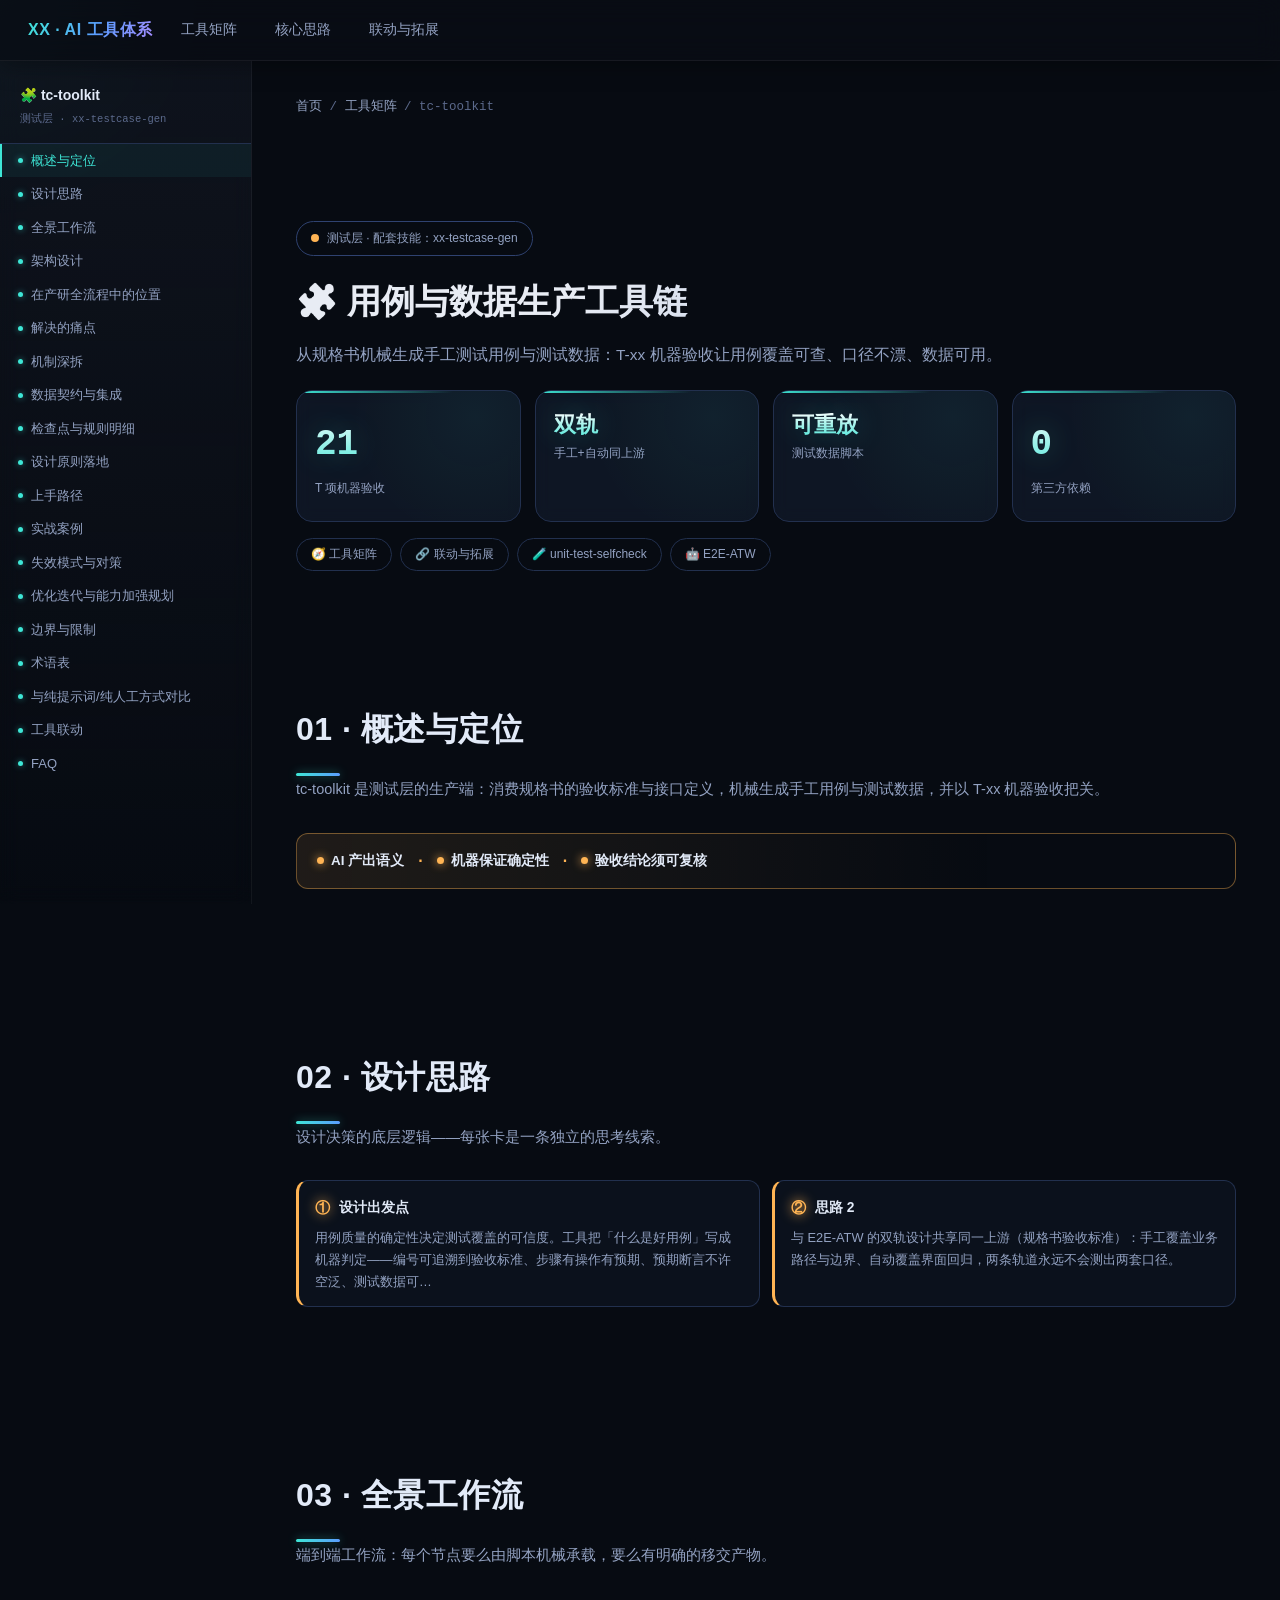
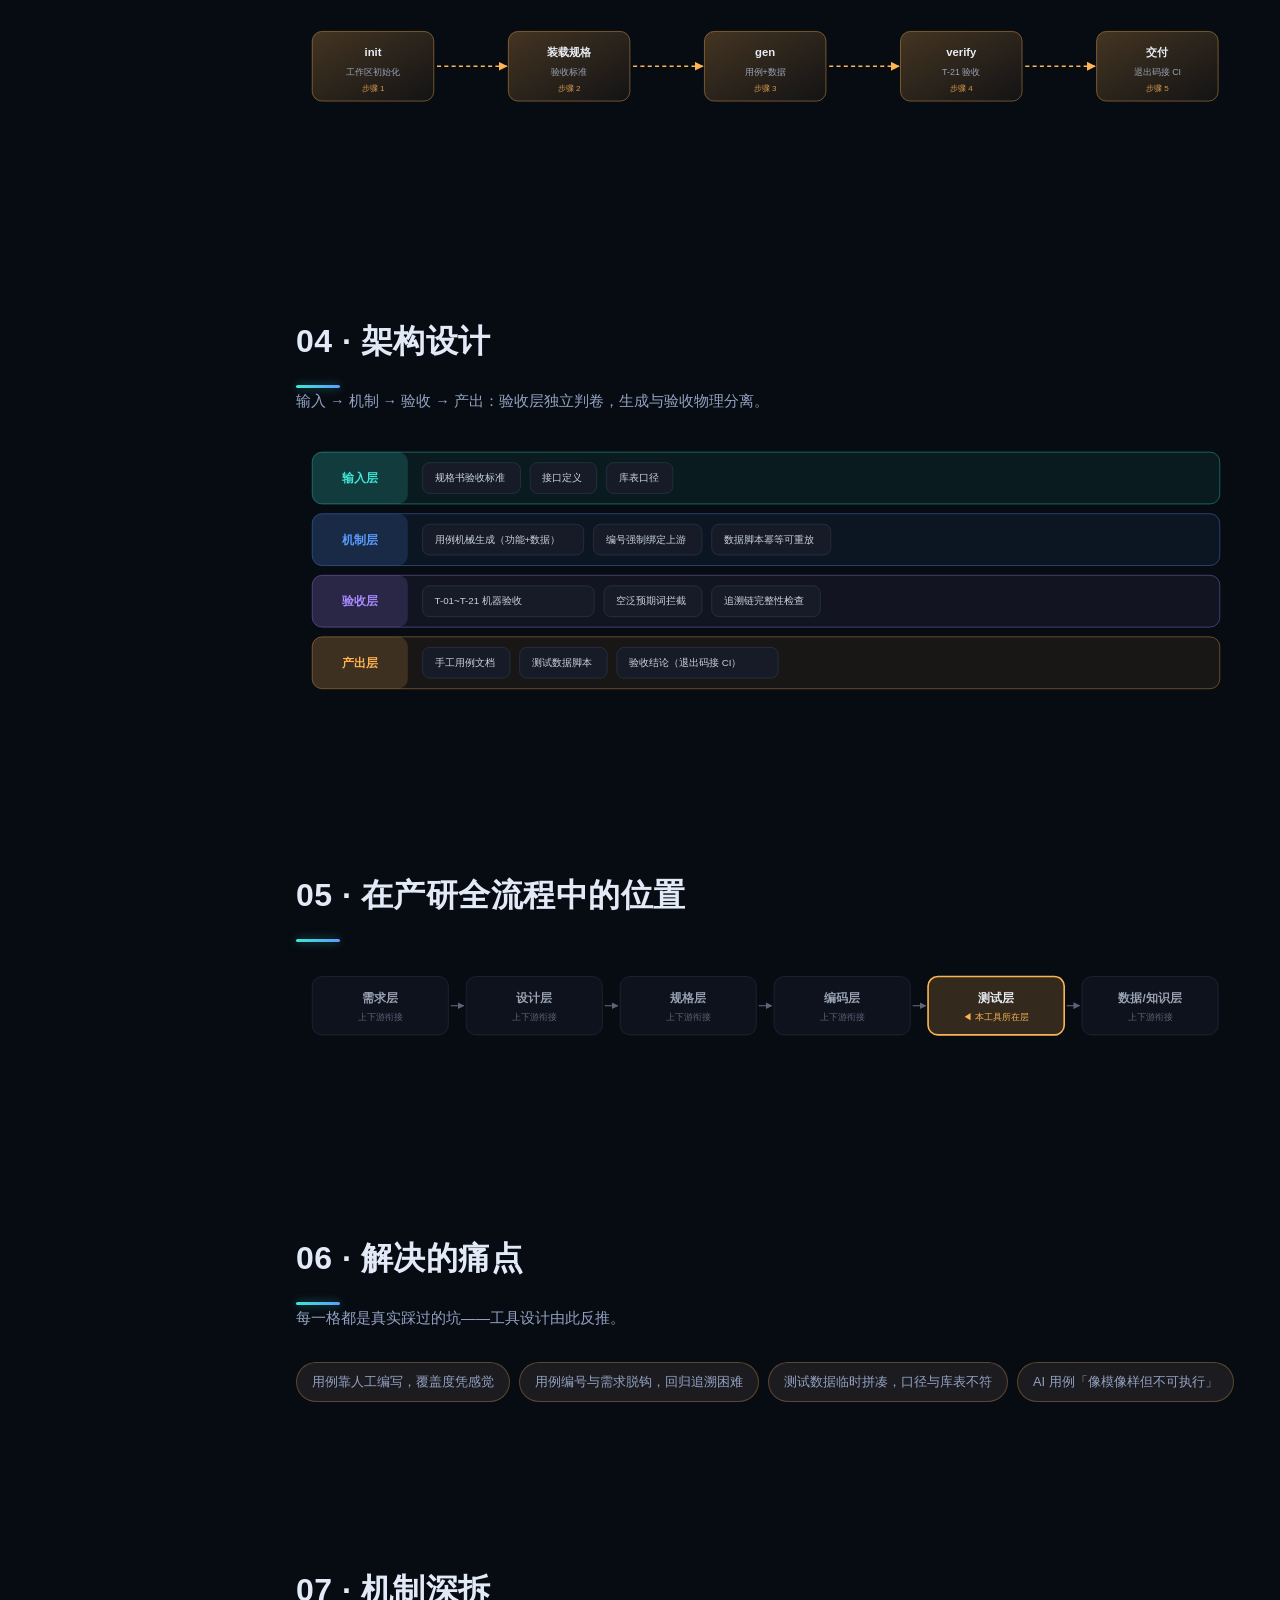
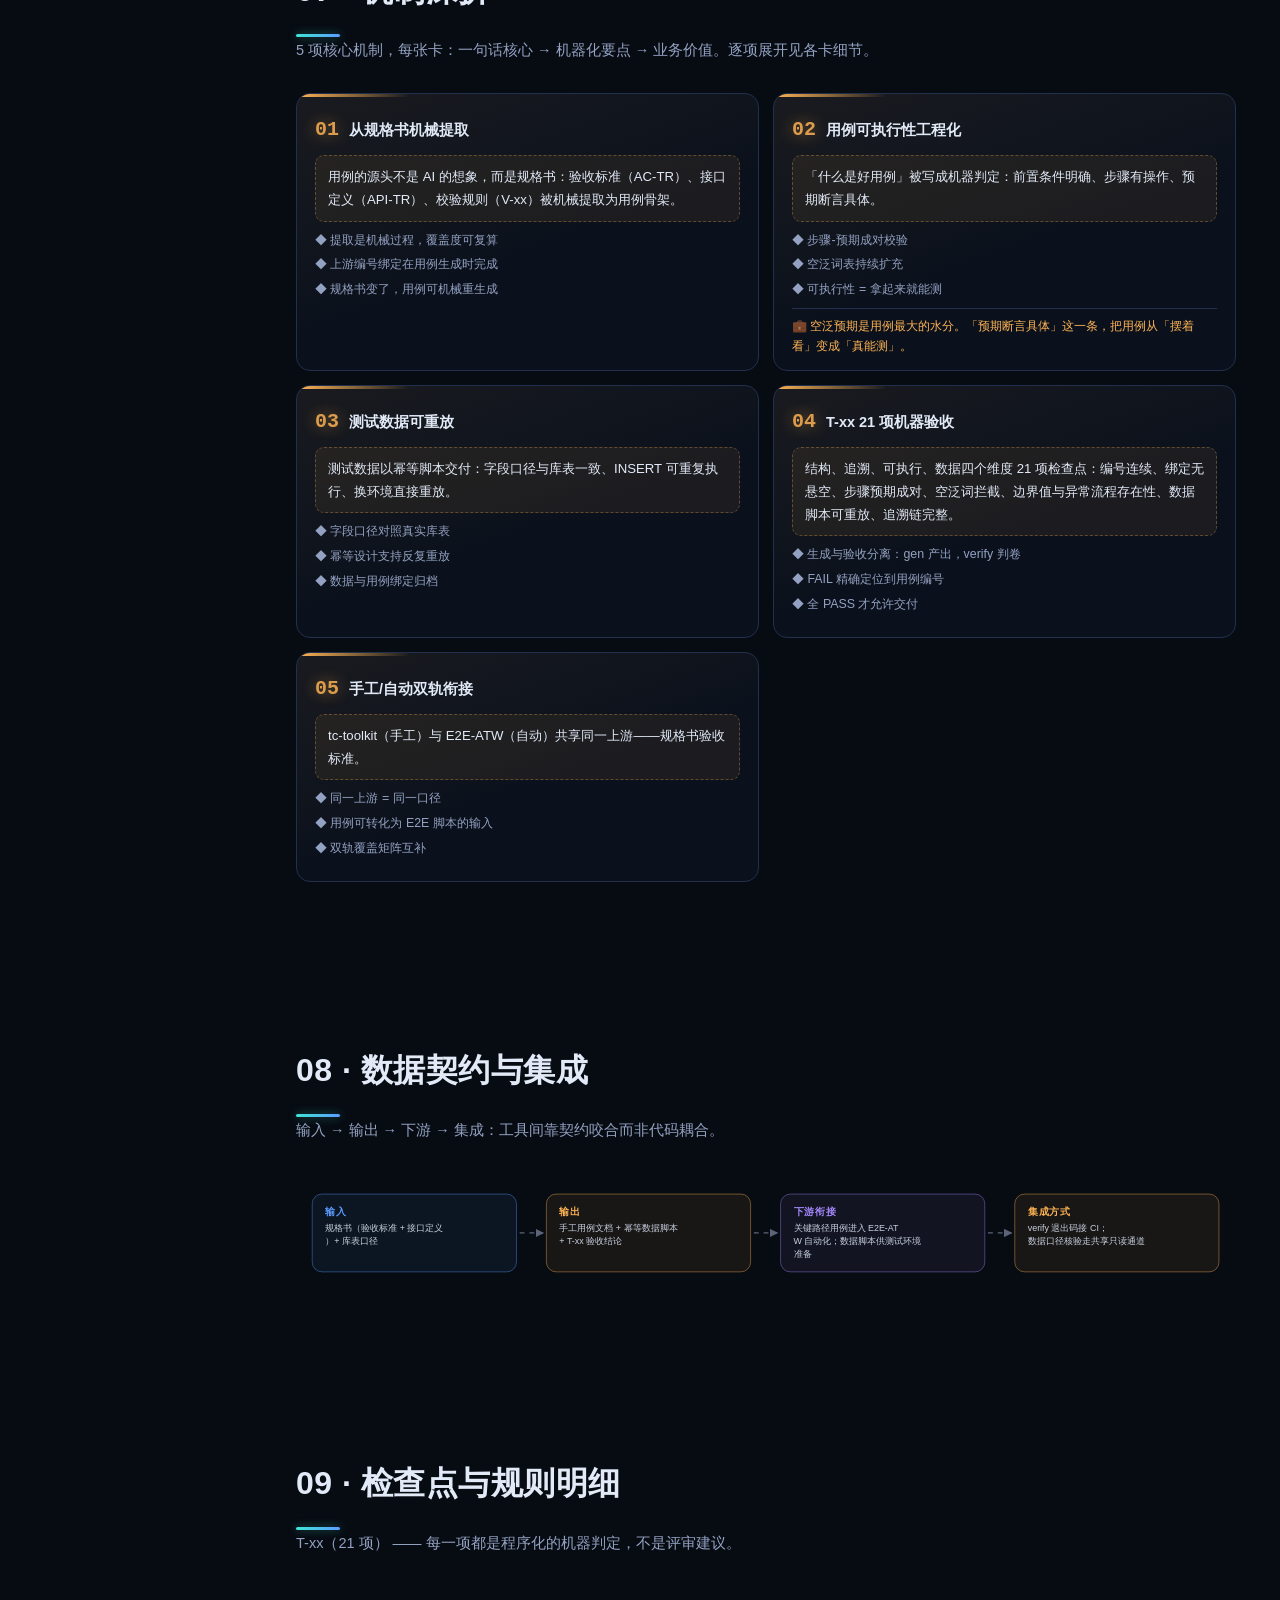
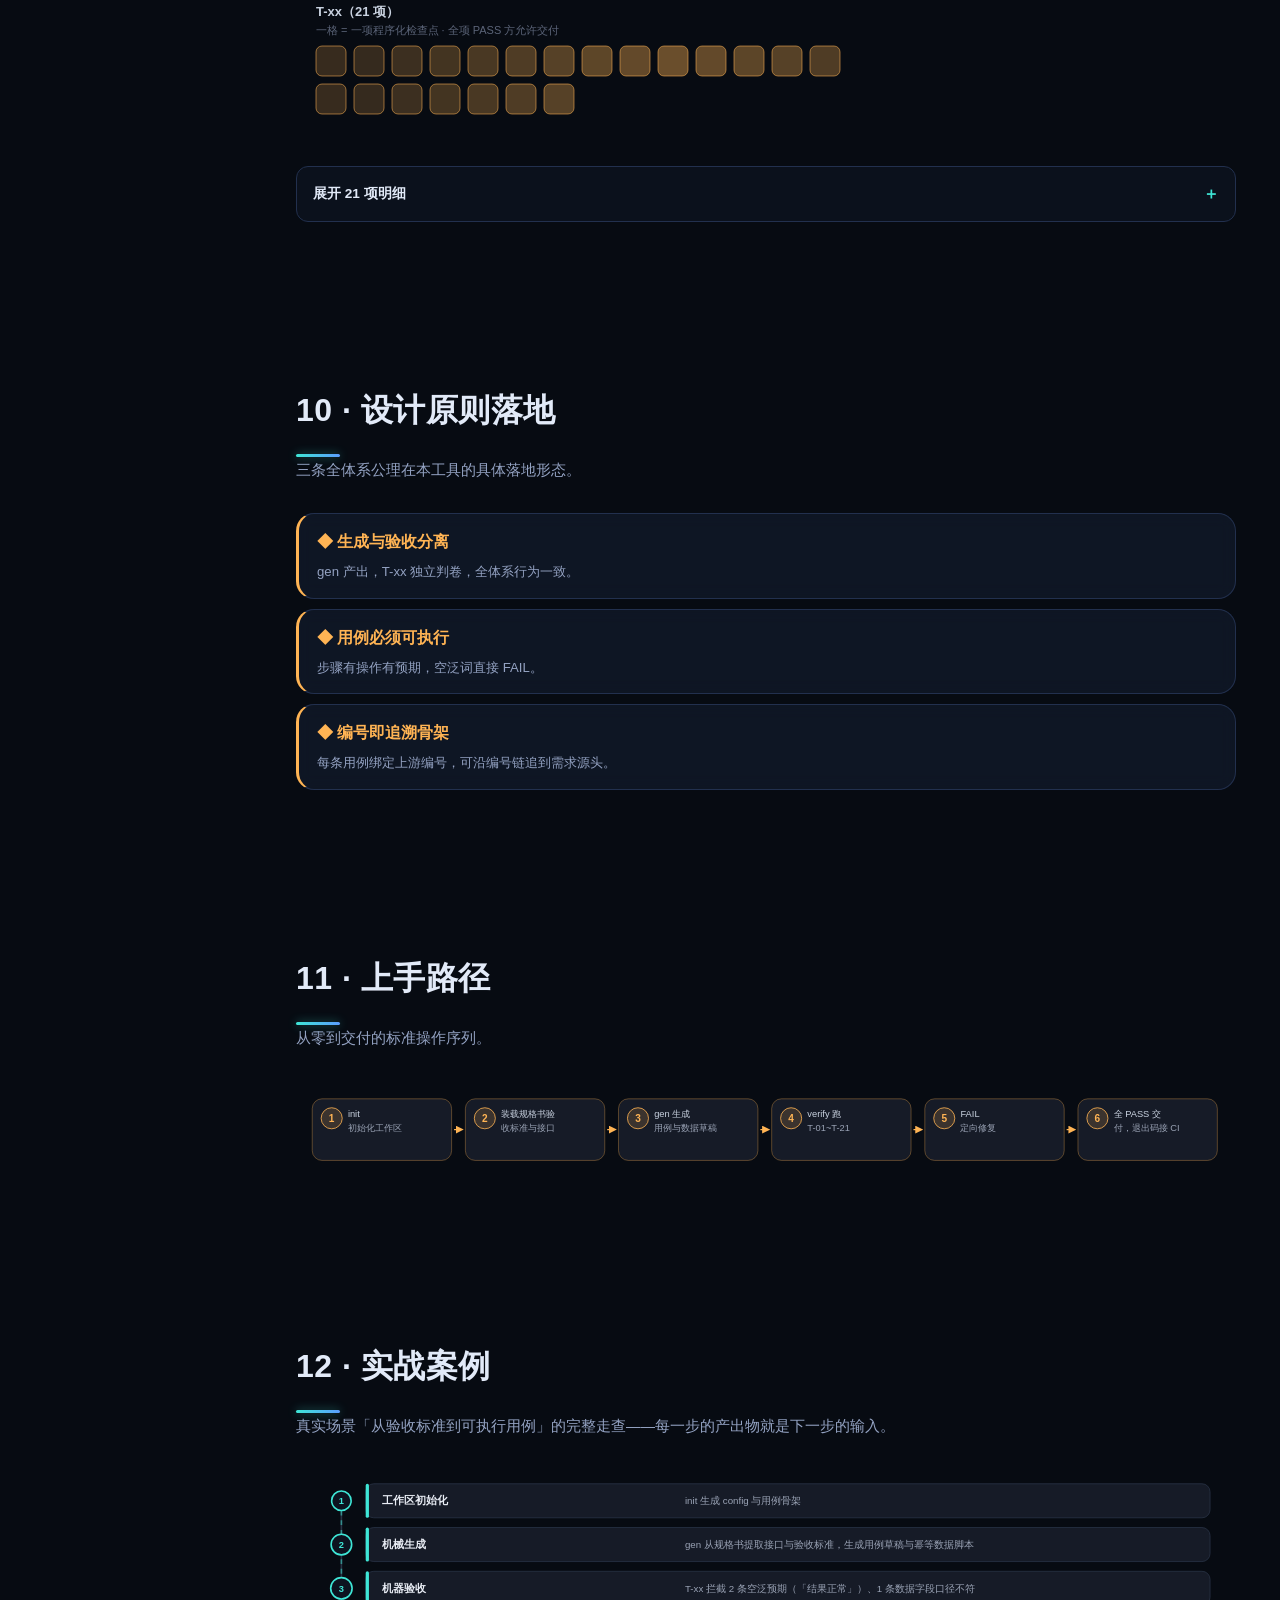
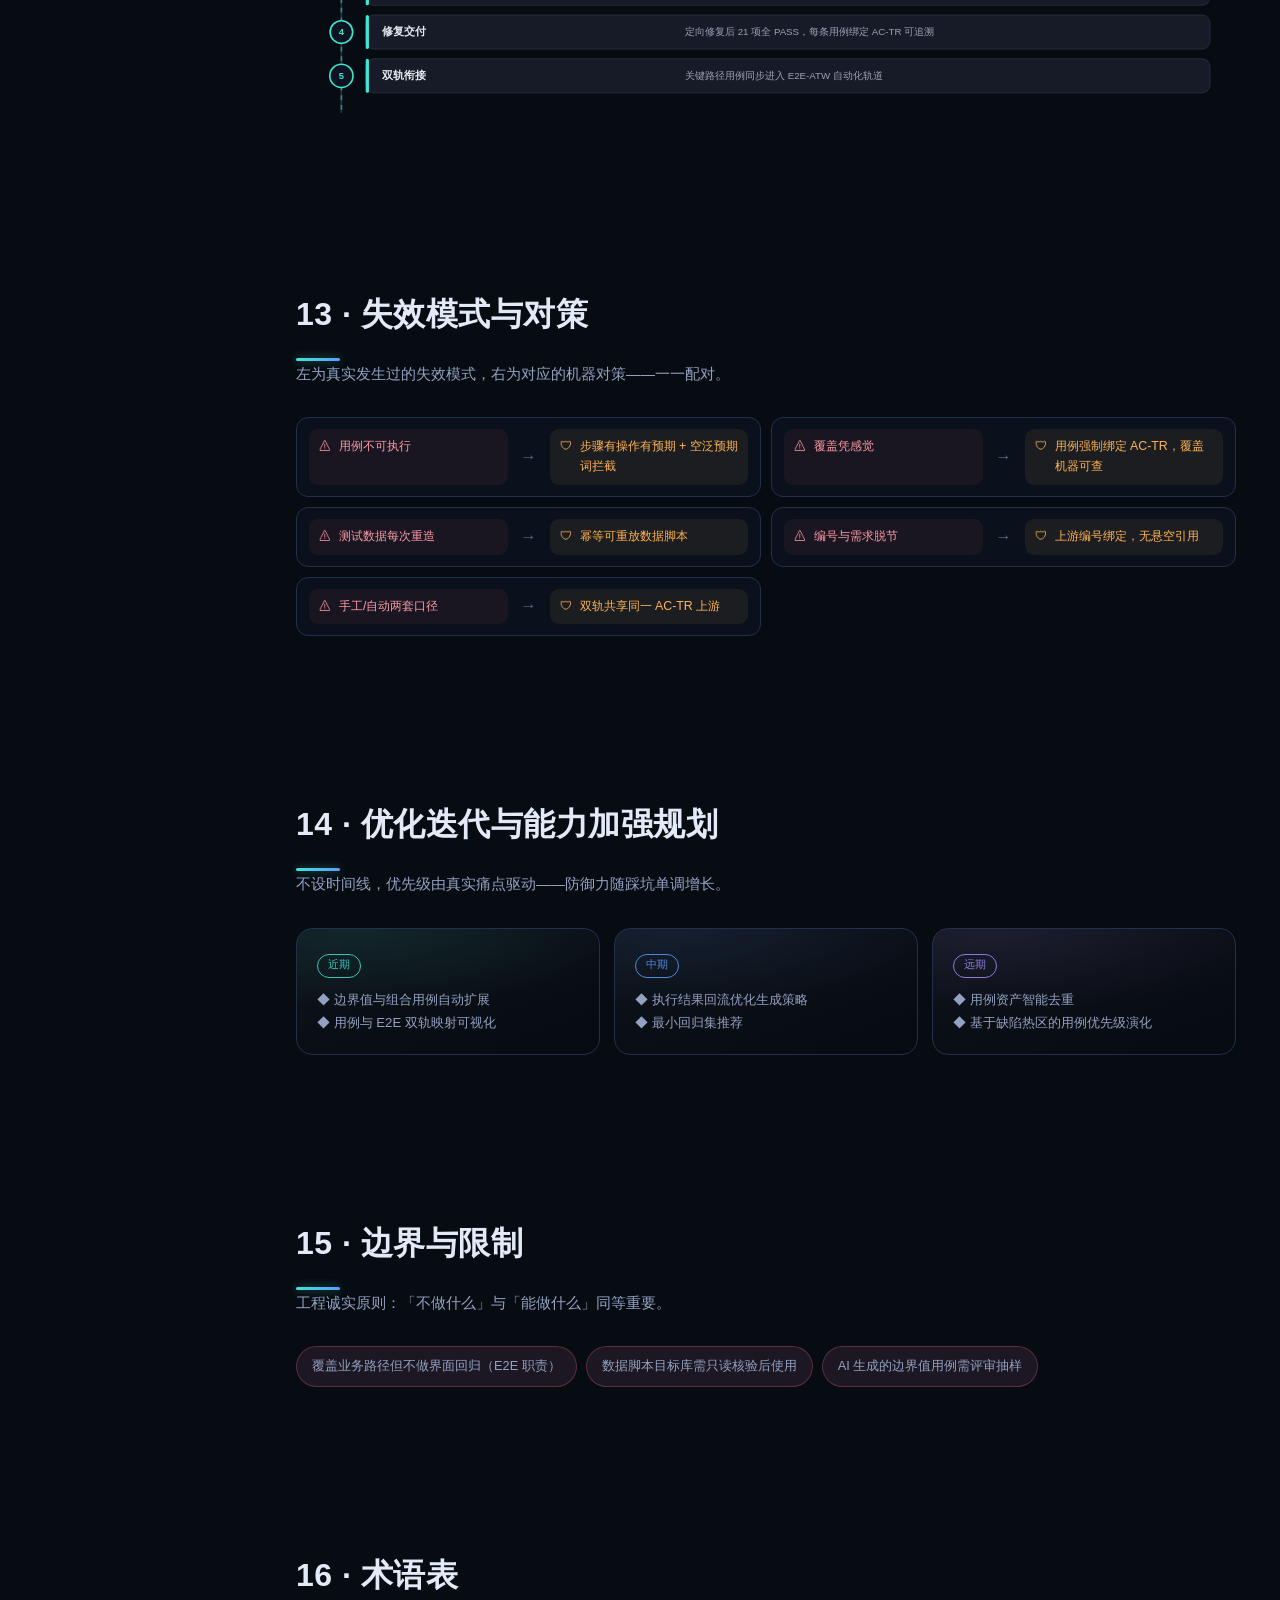
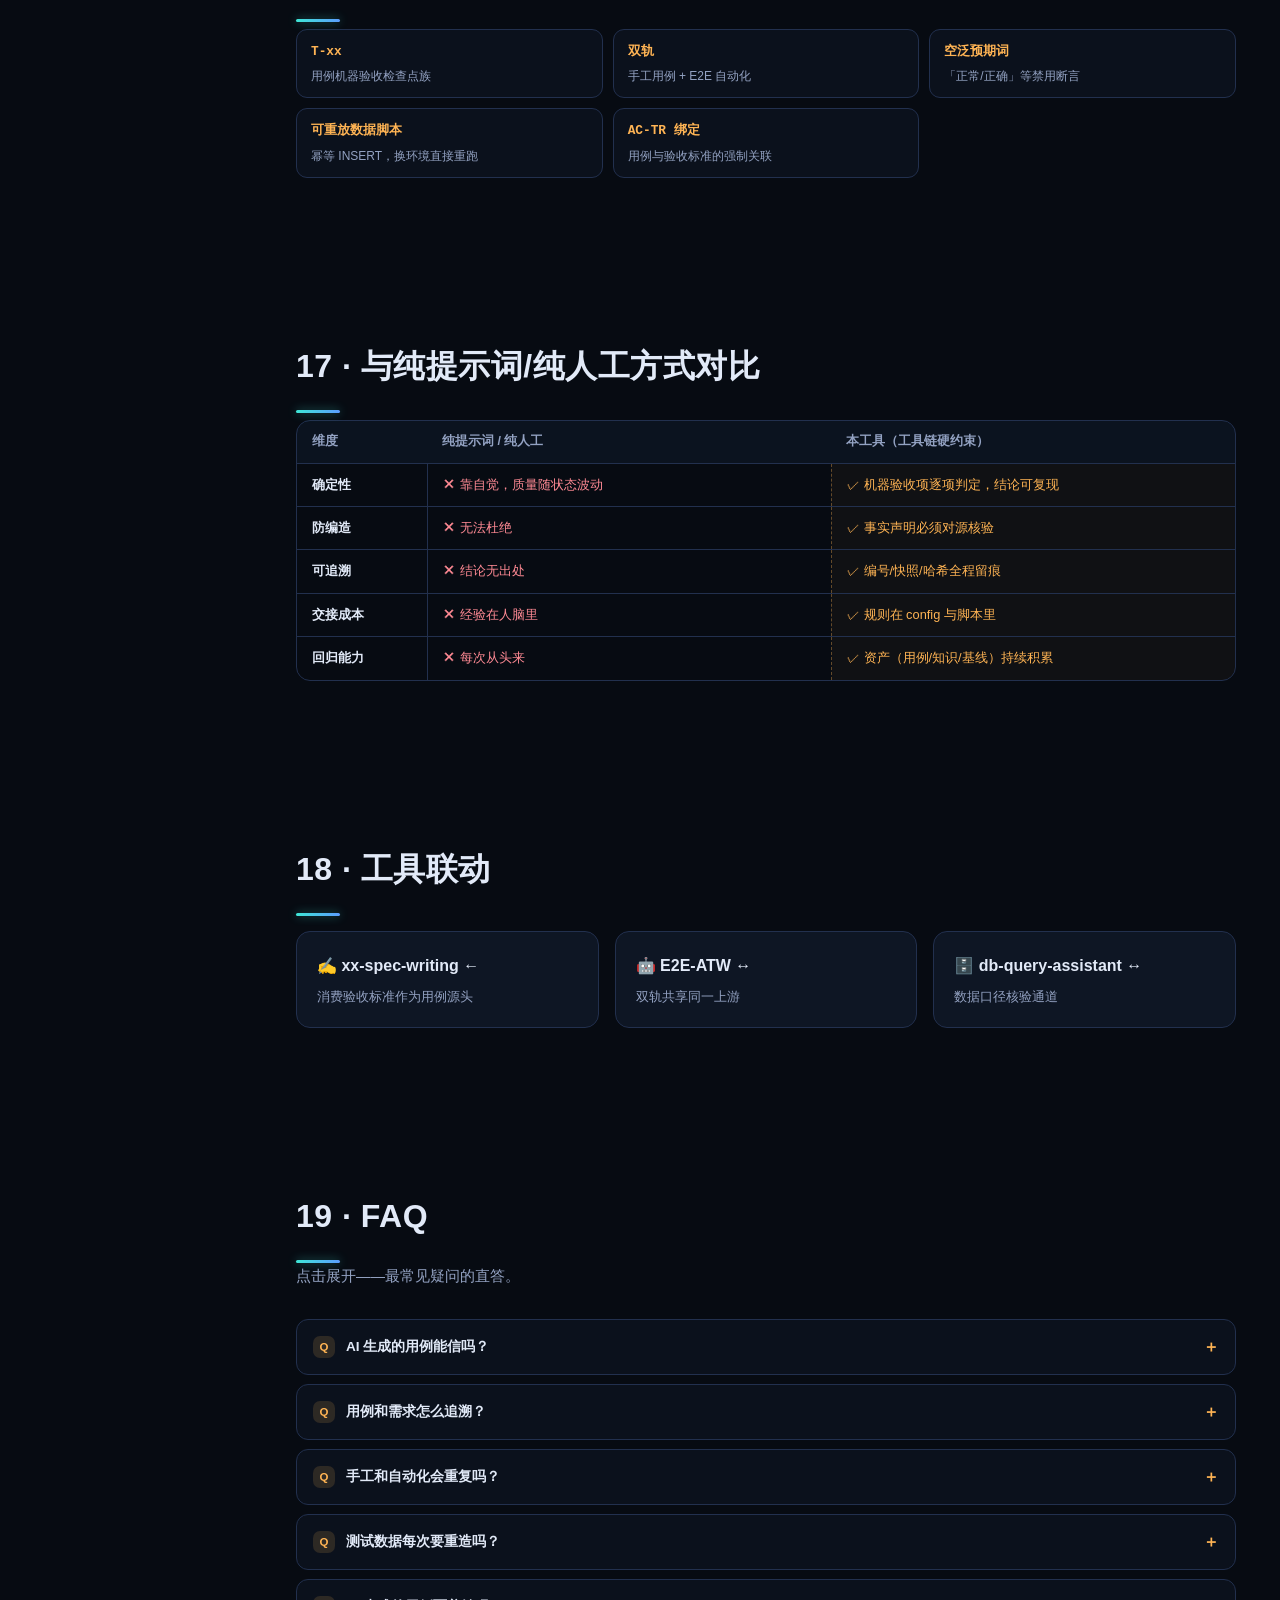
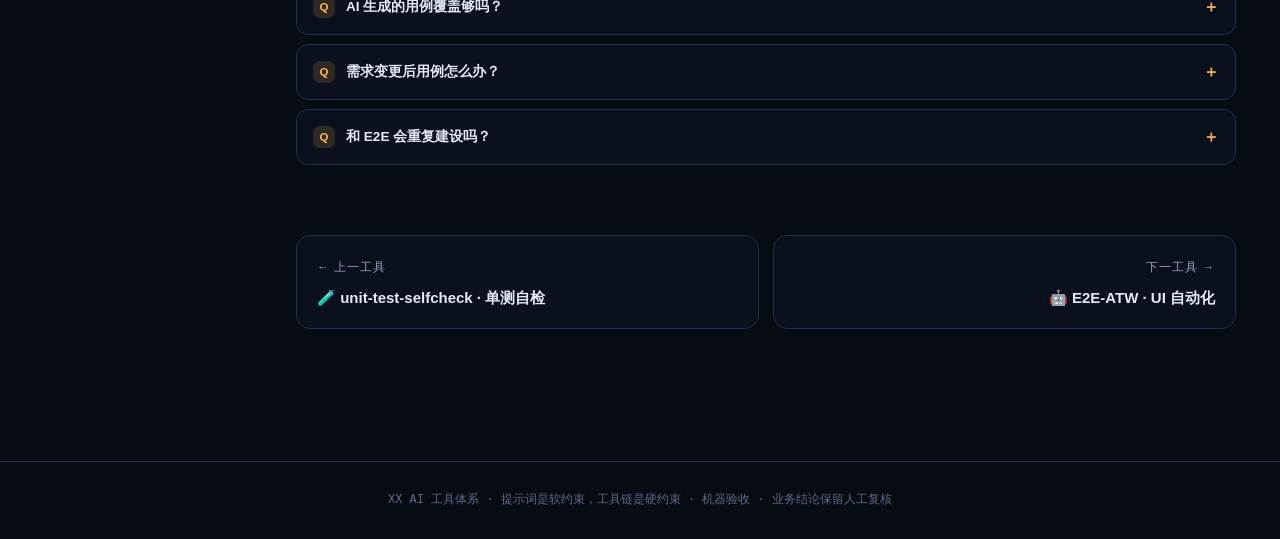
<file: ai-testing-efficiency-system/site/tools/tc-toolkit.html>
<!DOCTYPE html>
<html lang="zh-CN">
<head>
<meta charset="UTF-8">
<meta name="viewport" content="width=device-width, initial-scale=1.0">
<title>用例与数据生产工具链 · XX AI 工具体系</title>
<link rel="stylesheet" href="../assets/site.css">
</head>
<body>
<div id="progress"></div>
<div id="cursorGlow"></div>
<nav class="topnav"><a class="brand" href="../index.html">XX · AI 工具体系</a><a class="nl" href="../index.html#matrix">工具矩阵</a><a class="nl" href="../index.html">核心思路</a><a class="nl" href="../linkage.html">联动与拓展</a></nav>
<div class="layout">
<nav class="sidenav"><div class="slogo">🧩 tc-toolkit<div class="sub">测试层 · xx-testcase-gen</div></div><a href="#s1"><span class="ndot"></span>概述与定位</a><a href="#s2"><span class="ndot"></span>设计思路</a><a href="#s3"><span class="ndot"></span>全景工作流</a><a href="#s4"><span class="ndot"></span>架构设计</a><a href="#s5"><span class="ndot"></span>在产研全流程中的位置</a><a href="#s6"><span class="ndot"></span>解决的痛点</a><a href="#s7"><span class="ndot"></span>机制深拆</a><a href="#s8"><span class="ndot"></span>数据契约与集成</a><a href="#s9"><span class="ndot"></span>检查点与规则明细</a><a href="#s10"><span class="ndot"></span>设计原则落地</a><a href="#s11"><span class="ndot"></span>上手路径</a><a href="#s12"><span class="ndot"></span>实战案例</a><a href="#s13"><span class="ndot"></span>失效模式与对策</a><a href="#s14"><span class="ndot"></span>优化迭代与能力加强规划</a><a href="#s15"><span class="ndot"></span>边界与限制</a><a href="#s16"><span class="ndot"></span>术语表</a><a href="#s17"><span class="ndot"></span>与纯提示词/纯人工方式对比</a><a href="#s18"><span class="ndot"></span>工具联动</a><a href="#s19"><span class="ndot"></span>FAQ</a></nav>
<main class="main">
<div class="crumbs"><a href="../index.html">首页</a> / <a href="../index.html#matrix">工具矩阵</a> / tc-toolkit</div><section class="reveal vis" style="margin:22px 0 40px"><div class="badge" style="display:inline-flex;align-items:center;gap:8px;border:1px solid var(--line2);border-radius:999px;padding:6px 14px;font-size:12px;color:var(--dim)"><span style="width:8px;height:8px;border-radius:50%;background:#ffb454;display:inline-block"></span>测试层 · 配套技能：xx-testcase-gen</div><h1 style="font-size:34px;font-weight:900;margin:16px 0 10px">🧩 用例与数据生产工具链</h1><p class="lead" style="color:var(--dim);font-size:15.5px;max-width:860px">从规格书机械生成手工测试用例与测试数据：T-xx 机器验收让用例覆盖可查、口径不漂、数据可用。</p><div class="stats-row" style="margin-top:22px"><div class="stat-card"><div class="num" data-n="21">0</div><div class="lbl">T 项机器验收</div></div><div class="stat-card"><div class="num" style="font-size:22px;line-height:1.25">双轨</div><div class="lbl">手工+自动同上游</div></div><div class="stat-card"><div class="num" style="font-size:22px;line-height:1.25">可重放</div><div class="lbl">测试数据脚本</div></div><div class="stat-card"><div class="num" data-n="0">0</div><div class="lbl">第三方依赖</div></div></div><div class="rel-chips"><a href="../index.html#matrix">🧭 工具矩阵</a><a href="../linkage.html">🔗 联动与拓展</a><a href="unit-test-selfcheck.html">🧪 unit-test-selfcheck</a><a href="e2e-atw.html">🤖 E2E-ATW</a></div></section>
<section id="s1" class="reveal">
<h2 class="sec-title">01 · 概述与定位</h2>
<p class="sec-sub">tc-toolkit 是测试层的生产端：消费规格书的验收标准与接口定义，机械生成手工用例与测试数据，并以 T-xx 机器验收把关。</p><div class="principle-strip" style="--cc:#ffb454"><span>AI 产出语义</span><i>·</i><span>机器保证确定性</span><i>·</i><span>验收结论须可复核</span></div>
</section>
<section id="s2" class="reveal">
<h2 class="sec-title">02 · 设计思路</h2>
<p class="sec-sub">设计决策的底层逻辑——每张卡是一条独立的思考线索。</p><div class="think-grid"><div class="think-card" style="--cc:#ffb454"><div class="tk-h"><span class="tk-i">①</span>设计出发点</div><div class="tk-b">用例质量的确定性决定测试覆盖的可信度。工具把「什么是好用例」写成机器判定——编号可追溯到验收标准、步骤有操作有预期、预期断言不许空泛、测试数据可…</div></div><div class="think-card" style="--cc:#ffb454"><div class="tk-h"><span class="tk-i">②</span>思路 2</div><div class="tk-b">与 E2E-ATW 的双轨设计共享同一上游（规格书验收标准）：手工覆盖业务路径与边界、自动覆盖界面回归，两条轨道永远不会测出两套口径。</div></div></div>
</section>
<section id="s3" class="reveal">
<h2 class="sec-title">03 · 全景工作流</h2>
<p class="sec-sub">端到端工作流：每个节点要么由脚本机械承载，要么有明确的移交产物。</p><svg viewBox="0 0 1160 190" style="width:100%;max-width:1160px;display:block;margin:14px 0" xmlns="http://www.w3.org/2000/svg"><defs><linearGradient id="tc-toolkit-pg" x1="0" y1="0" x2="1" y2="1"><stop offset="0" stop-color="#ffb454" stop-opacity=".25"/><stop offset="1" stop-color="#ffb454" stop-opacity=".05"/></linearGradient><marker id="tc-toolkit-ar" viewBox="0 0 10 10" refX="9" refY="5" markerWidth="7" markerHeight="7" orient="auto"><path d="M0 0L10 5L0 10z" fill="#ffb454"/></marker></defs><rect x="20" y="40" width="150" height="86" rx="12" fill="url(#tc-toolkit-pg)" stroke="#ffb454" stroke-opacity=".5"/><text x="95" y="70" text-anchor="middle" fill="#e8ecf4" font-size="14" font-weight="700">init</text><text x="95" y="94" text-anchor="middle" fill="#9aa3b5" font-size="11">工作区初始化</text><text x="95" y="114" text-anchor="middle" fill="#ffb454" font-size="10" opacity=".8">步骤 1</text><line x1="174" y1="83" x2="260" y2="83" stroke="#ffb454" stroke-width="1.6" stroke-dasharray="5 4" marker-end="url(#tc-toolkit-ar)"/><rect x="262" y="40" width="150" height="86" rx="12" fill="url(#tc-toolkit-pg)" stroke="#ffb454" stroke-opacity=".5"/><text x="337" y="70" text-anchor="middle" fill="#e8ecf4" font-size="14" font-weight="700">装载规格</text><text x="337" y="94" text-anchor="middle" fill="#9aa3b5" font-size="11">验收标准</text><text x="337" y="114" text-anchor="middle" fill="#ffb454" font-size="10" opacity=".8">步骤 2</text><line x1="416" y1="83" x2="502" y2="83" stroke="#ffb454" stroke-width="1.6" stroke-dasharray="5 4" marker-end="url(#tc-toolkit-ar)"/><rect x="504" y="40" width="150" height="86" rx="12" fill="url(#tc-toolkit-pg)" stroke="#ffb454" stroke-opacity=".5"/><text x="579" y="70" text-anchor="middle" fill="#e8ecf4" font-size="14" font-weight="700">gen</text><text x="579" y="94" text-anchor="middle" fill="#9aa3b5" font-size="11">用例+数据</text><text x="579" y="114" text-anchor="middle" fill="#ffb454" font-size="10" opacity=".8">步骤 3</text><line x1="658" y1="83" x2="744" y2="83" stroke="#ffb454" stroke-width="1.6" stroke-dasharray="5 4" marker-end="url(#tc-toolkit-ar)"/><rect x="746" y="40" width="150" height="86" rx="12" fill="url(#tc-toolkit-pg)" stroke="#ffb454" stroke-opacity=".5"/><text x="821" y="70" text-anchor="middle" fill="#e8ecf4" font-size="14" font-weight="700">verify</text><text x="821" y="94" text-anchor="middle" fill="#9aa3b5" font-size="11">T-21 验收</text><text x="821" y="114" text-anchor="middle" fill="#ffb454" font-size="10" opacity=".8">步骤 4</text><line x1="900" y1="83" x2="986" y2="83" stroke="#ffb454" stroke-width="1.6" stroke-dasharray="5 4" marker-end="url(#tc-toolkit-ar)"/><rect x="988" y="40" width="150" height="86" rx="12" fill="url(#tc-toolkit-pg)" stroke="#ffb454" stroke-opacity=".5"/><text x="1063" y="70" text-anchor="middle" fill="#e8ecf4" font-size="14" font-weight="700">交付</text><text x="1063" y="94" text-anchor="middle" fill="#9aa3b5" font-size="11">退出码接 CI</text><text x="1063" y="114" text-anchor="middle" fill="#ffb454" font-size="10" opacity=".8">步骤 5</text></svg>
</section>
<section id="s4" class="reveal">
<h2 class="sec-title">04 · 架构设计</h2>
<p class="sec-sub">输入 → 机制 → 验收 → 产出：验收层独立判卷，生成与验收物理分离。</p><svg viewBox="0 0 1160 324" style="width:100%;max-width:1160px;display:block;margin:14px 0" xmlns="http://www.w3.org/2000/svg"><rect x="20" y="10" width="1120" height="64" rx="12" fill="#3ee6d6" fill-opacity=".07" stroke="#3ee6d6" stroke-opacity=".45"/><rect x="20" y="10" width="118" height="64" rx="12" fill="#3ee6d6" fill-opacity=".16"/><text x="79" y="47" text-anchor="middle" fill="#3ee6d6" font-size="14.5" font-weight="800">输入层</text><rect x="156" y="23" width="121" height="38" rx="9" fill="#161b27" stroke="#2a3346"/><text x="171" y="46" fill="#c9d2e0" font-size="12">规格书验收标准</text><rect x="289" y="23" width="82" height="38" rx="9" fill="#161b27" stroke="#2a3346"/><text x="304" y="46" fill="#c9d2e0" font-size="12">接口定义</text><rect x="383" y="23" width="82" height="38" rx="9" fill="#161b27" stroke="#2a3346"/><text x="398" y="46" fill="#c9d2e0" font-size="12">库表口径</text><rect x="20" y="86" width="1120" height="64" rx="12" fill="#5b9dff" fill-opacity=".07" stroke="#5b9dff" stroke-opacity=".45"/><rect x="20" y="86" width="118" height="64" rx="12" fill="#5b9dff" fill-opacity=".16"/><text x="79" y="123" text-anchor="middle" fill="#5b9dff" font-size="14.5" font-weight="800">机制层</text><rect x="156" y="99" width="199" height="38" rx="9" fill="#161b27" stroke="#2a3346"/><text x="171" y="122" fill="#c9d2e0" font-size="12">用例机械生成（功能+数据）</text><rect x="367" y="99" width="134" height="38" rx="9" fill="#161b27" stroke="#2a3346"/><text x="382" y="122" fill="#c9d2e0" font-size="12">编号强制绑定上游</text><rect x="513" y="99" width="147" height="38" rx="9" fill="#161b27" stroke="#2a3346"/><text x="528" y="122" fill="#c9d2e0" font-size="12">数据脚本幂等可重放</text><rect x="20" y="162" width="1120" height="64" rx="12" fill="#a78bff" fill-opacity=".07" stroke="#a78bff" stroke-opacity=".45"/><rect x="20" y="162" width="118" height="64" rx="12" fill="#a78bff" fill-opacity=".16"/><text x="79" y="199" text-anchor="middle" fill="#a78bff" font-size="14.5" font-weight="800">验收层</text><rect x="156" y="175" width="212" height="38" rx="9" fill="#161b27" stroke="#2a3346"/><text x="171" y="198" fill="#c9d2e0" font-size="12">T-01~T-21 机器验收</text><rect x="380" y="175" width="121" height="38" rx="9" fill="#161b27" stroke="#2a3346"/><text x="395" y="198" fill="#c9d2e0" font-size="12">空泛预期词拦截</text><rect x="513" y="175" width="134" height="38" rx="9" fill="#161b27" stroke="#2a3346"/><text x="528" y="198" fill="#c9d2e0" font-size="12">追溯链完整性检查</text><rect x="20" y="238" width="1120" height="64" rx="12" fill="#ffb454" fill-opacity=".07" stroke="#ffb454" stroke-opacity=".45"/><rect x="20" y="238" width="118" height="64" rx="12" fill="#ffb454" fill-opacity=".16"/><text x="79" y="275" text-anchor="middle" fill="#ffb454" font-size="14.5" font-weight="800">产出层</text><rect x="156" y="251" width="108" height="38" rx="9" fill="#161b27" stroke="#2a3346"/><text x="171" y="274" fill="#c9d2e0" font-size="12">手工用例文档</text><rect x="276" y="251" width="108" height="38" rx="9" fill="#161b27" stroke="#2a3346"/><text x="291" y="274" fill="#c9d2e0" font-size="12">测试数据脚本</text><rect x="396" y="251" width="199" height="38" rx="9" fill="#161b27" stroke="#2a3346"/><text x="411" y="274" fill="#c9d2e0" font-size="12">验收结论（退出码接 CI）</text></svg>
</section>
<section id="s5" class="reveal">
<h2 class="sec-title">05 · 在产研全流程中的位置</h2>
<svg viewBox="0 0 1160 150" style="width:100%;max-width:1160px;display:block;margin:14px 0" xmlns="http://www.w3.org/2000/svg"><defs><marker id="tc-toolkit-ps" viewBox="0 0 10 10" refX="9" refY="5" markerWidth="6" markerHeight="6" orient="auto"><path d="M0 0L10 5L0 10z" fill="#5b6478"/></marker></defs><rect x="20" y="34" width="168" height="72" rx="12" fill="#161b27" fill-opacity=".5" stroke="#2a3346" stroke-opacity=".7" stroke-width="1"/><text x="104" y="66" text-anchor="middle" fill="#9aa3b5" font-size="14.5" font-weight="600">需求层</text><text x="104" y="88" text-anchor="middle" fill="#5b6478" font-size="11">上下游衔接</text><line x1="191" y1="70" x2="207" y2="70" stroke="#5b6478" stroke-width="1.4" marker-end="url(#tc-toolkit-ps)"/><rect x="210" y="34" width="168" height="72" rx="12" fill="#161b27" fill-opacity=".5" stroke="#2a3346" stroke-opacity=".7" stroke-width="1"/><text x="294" y="66" text-anchor="middle" fill="#9aa3b5" font-size="14.5" font-weight="600">设计层</text><text x="294" y="88" text-anchor="middle" fill="#5b6478" font-size="11">上下游衔接</text><line x1="381" y1="70" x2="397" y2="70" stroke="#5b6478" stroke-width="1.4" marker-end="url(#tc-toolkit-ps)"/><rect x="400" y="34" width="168" height="72" rx="12" fill="#161b27" fill-opacity=".5" stroke="#2a3346" stroke-opacity=".7" stroke-width="1"/><text x="484" y="66" text-anchor="middle" fill="#9aa3b5" font-size="14.5" font-weight="600">规格层</text><text x="484" y="88" text-anchor="middle" fill="#5b6478" font-size="11">上下游衔接</text><line x1="571" y1="70" x2="587" y2="70" stroke="#5b6478" stroke-width="1.4" marker-end="url(#tc-toolkit-ps)"/><rect x="590" y="34" width="168" height="72" rx="12" fill="#161b27" fill-opacity=".5" stroke="#2a3346" stroke-opacity=".7" stroke-width="1"/><text x="674" y="66" text-anchor="middle" fill="#9aa3b5" font-size="14.5" font-weight="600">编码层</text><text x="674" y="88" text-anchor="middle" fill="#5b6478" font-size="11">上下游衔接</text><line x1="761" y1="70" x2="777" y2="70" stroke="#5b6478" stroke-width="1.4" marker-end="url(#tc-toolkit-ps)"/><rect x="780" y="34" width="168" height="72" rx="12" fill="#ffb454" fill-opacity=".18" stroke="#ffb454" stroke-opacity="1" stroke-width="2"/><text x="864" y="66" text-anchor="middle" fill="#e8ecf4" font-size="14.5" font-weight="800">测试层</text><text x="864" y="88" text-anchor="middle" fill="#ffb454" font-size="11">◀ 本工具所在层</text><line x1="951" y1="70" x2="967" y2="70" stroke="#5b6478" stroke-width="1.4" marker-end="url(#tc-toolkit-ps)"/><rect x="970" y="34" width="168" height="72" rx="12" fill="#161b27" fill-opacity=".5" stroke="#2a3346" stroke-opacity=".7" stroke-width="1"/><text x="1054" y="66" text-anchor="middle" fill="#9aa3b5" font-size="14.5" font-weight="600">数据/知识层</text><text x="1054" y="88" text-anchor="middle" fill="#5b6478" font-size="11">上下游衔接</text></svg>
</section>
<section id="s6" class="reveal">
<h2 class="sec-title">06 · 解决的痛点</h2>
<p class="sec-sub">每一格都是真实踩过的坑——工具设计由此反推。</p><div class="chips"><span class="chip" style="--cc:#ffb454">用例靠人工编写，覆盖度凭感觉</span><span class="chip" style="--cc:#ffb454">用例编号与需求脱钩，回归追溯困难</span><span class="chip" style="--cc:#ffb454">测试数据临时拼凑，口径与库表不符</span><span class="chip" style="--cc:#ffb454">AI 用例「像模像样但不可执行」</span></div>
</section>
<section id="s7" class="reveal">
<h2 class="sec-title">07 · 机制深拆</h2>
<p class="sec-sub">5 项核心机制，每张卡：一句话核心 → 机器化要点 → 业务价值。逐项展开见各卡细节。</p><div class="mech-grid"><div class="mech-card" style="--cc:#ffb454"><div class="mc-h"><span class="mc-n">01</span><span class="mc-t">从规格书机械提取</span></div><div class="mc-core">用例的源头不是 AI 的想象，而是规格书：验收标准（AC-TR）、接口定义（API-TR）、校验规则（V-xx）被机械提取为用例骨架。</div><div class="mc-pts"><span class="mc-p">◆ 提取是机械过程，覆盖度可复算</span><span class="mc-p">◆ 上游编号绑定在用例生成时完成</span><span class="mc-p">◆ 规格书变了，用例可机械重生成</span></div></div><div class="mech-card" style="--cc:#ffb454"><div class="mc-h"><span class="mc-n">02</span><span class="mc-t">用例可执行性工程化</span></div><div class="mc-core">「什么是好用例」被写成机器判定：前置条件明确、步骤有操作、预期断言具体。</div><div class="mc-pts"><span class="mc-p">◆ 步骤-预期成对校验</span><span class="mc-p">◆ 空泛词表持续扩充</span><span class="mc-p">◆ 可执行性 = 拿起来就能测</span></div><div class="mc-biz">💼 空泛预期是用例最大的水分。「预期断言具体」这一条，把用例从「摆着看」变成「真能测」。</div></div><div class="mech-card" style="--cc:#ffb454"><div class="mc-h"><span class="mc-n">03</span><span class="mc-t">测试数据可重放</span></div><div class="mc-core">测试数据以幂等脚本交付：字段口径与库表一致、INSERT 可重复执行、换环境直接重放。</div><div class="mc-pts"><span class="mc-p">◆ 字段口径对照真实库表</span><span class="mc-p">◆ 幂等设计支持反复重放</span><span class="mc-p">◆ 数据与用例绑定归档</span></div></div><div class="mech-card" style="--cc:#ffb454"><div class="mc-h"><span class="mc-n">04</span><span class="mc-t">T-xx 21 项机器验收</span></div><div class="mc-core">结构、追溯、可执行、数据四个维度 21 项检查点：编号连续、绑定无悬空、步骤预期成对、空泛词拦截、边界值与异常流程存在性、数据脚本可重放、追溯链完整。</div><div class="mc-pts"><span class="mc-p">◆ 生成与验收分离：gen 产出，verify 判卷</span><span class="mc-p">◆ FAIL 精确定位到用例编号</span><span class="mc-p">◆ 全 PASS 才允许交付</span></div></div><div class="mech-card" style="--cc:#ffb454"><div class="mc-h"><span class="mc-n">05</span><span class="mc-t">手工/自动双轨衔接</span></div><div class="mc-core">tc-toolkit（手工）与 E2E-ATW（自动）共享同一上游——规格书验收标准。</div><div class="mc-pts"><span class="mc-p">◆ 同一上游 = 同一口径</span><span class="mc-p">◆ 用例可转化为 E2E 脚本的输入</span><span class="mc-p">◆ 双轨覆盖矩阵互补</span></div></div></div>
</section>
<section id="s8" class="reveal">
<h2 class="sec-title">08 · 数据契约与集成</h2>
<p class="sec-sub">输入 → 输出 → 下游 → 集成：工具间靠契约咬合而非代码耦合。</p><svg viewBox="0 0 1160 150" style="width:100%;max-width:1160px;display:block;margin:14px 0" xmlns="http://www.w3.org/2000/svg"><defs><marker id="tc-toolkit-io" viewBox="0 0 10 10" refX="9" refY="5" markerWidth="7" markerHeight="7" orient="auto"><path d="M0 0L10 5L0 10z" fill="#5b6478"/></marker></defs><rect x="20" y="26" width="252" height="96" rx="12" fill="#5b9dff" fill-opacity=".07" stroke="#5b9dff" stroke-opacity=".5"/><text x="36" y="52" fill="#5b9dff" font-size="12" font-weight="800" letter-spacing="1">输入</text><text x="36" y="72" fill="#c9d2e0" font-size="11">规格书（验收标准 + 接口定义</text><text x="36" y="88" fill="#c9d2e0" font-size="11">）+ 库表口径</text><line x1="276" y1="74" x2="305" y2="74" stroke="#5b6478" stroke-width="1.5" stroke-dasharray="5 4" class="flowline" marker-end="url(#tc-toolkit-io)"/><rect x="309" y="26" width="252" height="96" rx="12" fill="#ffb454" fill-opacity=".07" stroke="#ffb454" stroke-opacity=".5"/><text x="325" y="52" fill="#ffb454" font-size="12" font-weight="800" letter-spacing="1">输出</text><text x="325" y="72" fill="#c9d2e0" font-size="11">手工用例文档 + 幂等数据脚本</text><text x="325" y="88" fill="#c9d2e0" font-size="11"> + T-xx 验收结论</text><line x1="565" y1="74" x2="594" y2="74" stroke="#5b6478" stroke-width="1.5" stroke-dasharray="5 4" class="flowline" marker-end="url(#tc-toolkit-io)"/><rect x="598" y="26" width="252" height="96" rx="12" fill="#a78bff" fill-opacity=".07" stroke="#a78bff" stroke-opacity=".5"/><text x="614" y="52" fill="#a78bff" font-size="12" font-weight="800" letter-spacing="1">下游衔接</text><text x="614" y="72" fill="#c9d2e0" font-size="11">关键路径用例进入 E2E-AT</text><text x="614" y="88" fill="#c9d2e0" font-size="11">W 自动化；数据脚本供测试环境</text><text x="614" y="104" fill="#c9d2e0" font-size="11">准备</text><line x1="854" y1="74" x2="883" y2="74" stroke="#5b6478" stroke-width="1.5" stroke-dasharray="5 4" class="flowline" marker-end="url(#tc-toolkit-io)"/><rect x="887" y="26" width="252" height="96" rx="12" fill="#ffb454" fill-opacity=".07" stroke="#ffb454" stroke-opacity=".5"/><text x="903" y="52" fill="#ffb454" font-size="12" font-weight="800" letter-spacing="1">集成方式</text><text x="903" y="72" fill="#c9d2e0" font-size="11">verify 退出码接 CI；</text><text x="903" y="88" fill="#c9d2e0" font-size="11">数据口径核验走共享只读通道</text></svg>
</section>
<section id="s9" class="reveal">
<h2 class="sec-title">09 · 检查点与规则明细</h2>
<p class="sec-sub">T-xx（21 项） —— 每一项都是程序化的机器判定，不是评审建议。</p><svg viewBox="0 0 572 166" style="width:100%;max-width:572px;display:block;margin:14px 0" xmlns="http://www.w3.org/2000/svg"><g font-family="inherit"><text x="20" y="30" fill="#c9d2e0" font-size="13" font-weight="800">T-xx（21 项）</text><text x="20" y="48" fill="#5b6478" font-size="11">一格 = 一项程序化检查点 · 全项 PASS 方允许交付</text><rect x="20" y="60" width="30" height="30" rx="6" fill="#ffb454" fill-opacity=".18" stroke="#ffb454" stroke-opacity=".55"><animate attributeName="fill-opacity" values=".18;.4;.18" dur="3s" begin="0.00s" repeatCount="indefinite"/></rect><rect x="58" y="60" width="30" height="30" rx="6" fill="#ffb454" fill-opacity=".18" stroke="#ffb454" stroke-opacity=".55"><animate attributeName="fill-opacity" values=".18;.4;.18" dur="3s" begin="0.18s" repeatCount="indefinite"/></rect><rect x="96" y="60" width="30" height="30" rx="6" fill="#ffb454" fill-opacity=".18" stroke="#ffb454" stroke-opacity=".55"><animate attributeName="fill-opacity" values=".18;.4;.18" dur="3s" begin="0.36s" repeatCount="indefinite"/></rect><rect x="134" y="60" width="30" height="30" rx="6" fill="#ffb454" fill-opacity=".18" stroke="#ffb454" stroke-opacity=".55"><animate attributeName="fill-opacity" values=".18;.4;.18" dur="3s" begin="0.54s" repeatCount="indefinite"/></rect><rect x="172" y="60" width="30" height="30" rx="6" fill="#ffb454" fill-opacity=".18" stroke="#ffb454" stroke-opacity=".55"><animate attributeName="fill-opacity" values=".18;.4;.18" dur="3s" begin="0.72s" repeatCount="indefinite"/></rect><rect x="210" y="60" width="30" height="30" rx="6" fill="#ffb454" fill-opacity=".18" stroke="#ffb454" stroke-opacity=".55"><animate attributeName="fill-opacity" values=".18;.4;.18" dur="3s" begin="0.90s" repeatCount="indefinite"/></rect><rect x="248" y="60" width="30" height="30" rx="6" fill="#ffb454" fill-opacity=".18" stroke="#ffb454" stroke-opacity=".55"><animate attributeName="fill-opacity" values=".18;.4;.18" dur="3s" begin="1.08s" repeatCount="indefinite"/></rect><rect x="286" y="60" width="30" height="30" rx="6" fill="#ffb454" fill-opacity=".18" stroke="#ffb454" stroke-opacity=".55"><animate attributeName="fill-opacity" values=".18;.4;.18" dur="3s" begin="1.26s" repeatCount="indefinite"/></rect><rect x="324" y="60" width="30" height="30" rx="6" fill="#ffb454" fill-opacity=".18" stroke="#ffb454" stroke-opacity=".55"><animate attributeName="fill-opacity" values=".18;.4;.18" dur="3s" begin="1.44s" repeatCount="indefinite"/></rect><rect x="362" y="60" width="30" height="30" rx="6" fill="#ffb454" fill-opacity=".18" stroke="#ffb454" stroke-opacity=".55"><animate attributeName="fill-opacity" values=".18;.4;.18" dur="3s" begin="1.62s" repeatCount="indefinite"/></rect><rect x="400" y="60" width="30" height="30" rx="6" fill="#ffb454" fill-opacity=".18" stroke="#ffb454" stroke-opacity=".55"><animate attributeName="fill-opacity" values=".18;.4;.18" dur="3s" begin="1.80s" repeatCount="indefinite"/></rect><rect x="438" y="60" width="30" height="30" rx="6" fill="#ffb454" fill-opacity=".18" stroke="#ffb454" stroke-opacity=".55"><animate attributeName="fill-opacity" values=".18;.4;.18" dur="3s" begin="1.98s" repeatCount="indefinite"/></rect><rect x="476" y="60" width="30" height="30" rx="6" fill="#ffb454" fill-opacity=".18" stroke="#ffb454" stroke-opacity=".55"><animate attributeName="fill-opacity" values=".18;.4;.18" dur="3s" begin="2.16s" repeatCount="indefinite"/></rect><rect x="514" y="60" width="30" height="30" rx="6" fill="#ffb454" fill-opacity=".18" stroke="#ffb454" stroke-opacity=".55"><animate attributeName="fill-opacity" values=".18;.4;.18" dur="3s" begin="2.34s" repeatCount="indefinite"/></rect><rect x="20" y="98" width="30" height="30" rx="6" fill="#ffb454" fill-opacity=".18" stroke="#ffb454" stroke-opacity=".55"><animate attributeName="fill-opacity" values=".18;.4;.18" dur="3s" begin="0.00s" repeatCount="indefinite"/></rect><rect x="58" y="98" width="30" height="30" rx="6" fill="#ffb454" fill-opacity=".18" stroke="#ffb454" stroke-opacity=".55"><animate attributeName="fill-opacity" values=".18;.4;.18" dur="3s" begin="0.18s" repeatCount="indefinite"/></rect><rect x="96" y="98" width="30" height="30" rx="6" fill="#ffb454" fill-opacity=".18" stroke="#ffb454" stroke-opacity=".55"><animate attributeName="fill-opacity" values=".18;.4;.18" dur="3s" begin="0.36s" repeatCount="indefinite"/></rect><rect x="134" y="98" width="30" height="30" rx="6" fill="#ffb454" fill-opacity=".18" stroke="#ffb454" stroke-opacity=".55"><animate attributeName="fill-opacity" values=".18;.4;.18" dur="3s" begin="0.54s" repeatCount="indefinite"/></rect><rect x="172" y="98" width="30" height="30" rx="6" fill="#ffb454" fill-opacity=".18" stroke="#ffb454" stroke-opacity=".55"><animate attributeName="fill-opacity" values=".18;.4;.18" dur="3s" begin="0.72s" repeatCount="indefinite"/></rect><rect x="210" y="98" width="30" height="30" rx="6" fill="#ffb454" fill-opacity=".18" stroke="#ffb454" stroke-opacity=".55"><animate attributeName="fill-opacity" values=".18;.4;.18" dur="3s" begin="0.90s" repeatCount="indefinite"/></rect><rect x="248" y="98" width="30" height="30" rx="6" fill="#ffb454" fill-opacity=".18" stroke="#ffb454" stroke-opacity=".55"><animate attributeName="fill-opacity" values=".18;.4;.18" dur="3s" begin="1.08s" repeatCount="indefinite"/></rect></g></svg><details class="fq"><summary>展开 21 项明细</summary><div style="display:grid;grid-template-columns:repeat(auto-fill,minmax(280px,1fr));gap:8px;margin-top:12px"><div style="background:var(--bg2);border:1px solid var(--line);border-radius:9px;padding:8px 12px;font-size:12.4px;color:var(--dim)">T-01 骨架锚点</div><div style="background:var(--bg2);border:1px solid var(--line);border-radius:9px;padding:8px 12px;font-size:12.4px;color:var(--dim)">T-02 编号连续</div><div style="background:var(--bg2);border:1px solid var(--line);border-radius:9px;padding:8px 12px;font-size:12.4px;color:var(--dim)">T-03 绑定验收标准无悬空</div><div style="background:var(--bg2);border:1px solid var(--line);border-radius:9px;padding:8px 12px;font-size:12.4px;color:var(--dim)">T-04 绑定接口无悬空</div><div style="background:var(--bg2);border:1px solid var(--line);border-radius:9px;padding:8px 12px;font-size:12.4px;color:var(--dim)">T-05 前置条件明确</div><div style="background:var(--bg2);border:1px solid var(--line);border-radius:9px;padding:8px 12px;font-size:12.4px;color:var(--dim)">T-06 步骤有操作</div><div style="background:var(--bg2);border:1px solid var(--line);border-radius:9px;padding:8px 12px;font-size:12.4px;color:var(--dim)">T-07 预期断言具体</div><div style="background:var(--bg2);border:1px solid var(--line);border-radius:9px;padding:8px 12px;font-size:12.4px;color:var(--dim)">T-08 禁空泛预期词</div><div style="background:var(--bg2);border:1px solid var(--line);border-radius:9px;padding:8px 12px;font-size:12.4px;color:var(--dim)">T-09 优先级标注</div><div style="background:var(--bg2);border:1px solid var(--line);border-radius:9px;padding:8px 12px;font-size:12.4px;color:var(--dim)">T-10 用例类型覆盖</div><div style="background:var(--bg2);border:1px solid var(--line);border-radius:9px;padding:8px 12px;font-size:12.4px;color:var(--dim)">T-11 边界值用例存在</div><div style="background:var(--bg2);border:1px solid var(--line);border-radius:9px;padding:8px 12px;font-size:12.4px;color:var(--dim)">T-12 异常流程用例存在</div><div style="background:var(--bg2);border:1px solid var(--line);border-radius:9px;padding:8px 12px;font-size:12.4px;color:var(--dim)">T-13 数据脚本可重放</div><div style="background:var(--bg2);border:1px solid var(--line);border-radius:9px;padding:8px 12px;font-size:12.4px;color:var(--dim)">T-14 数据字段口径一致</div><div style="background:var(--bg2);border:1px solid var(--line);border-radius:9px;padding:8px 12px;font-size:12.4px;color:var(--dim)">T-15 章节齐套</div><div style="background:var(--bg2);border:1px solid var(--line);border-radius:9px;padding:8px 12px;font-size:12.4px;color:var(--dim)">T-16 无 AI 禁词</div><div style="background:var(--bg2);border:1px solid var(--line);border-radius:9px;padding:8px 12px;font-size:12.4px;color:var(--dim)">T-17 追溯链完整</div><div style="background:var(--bg2);border:1px solid var(--line);border-radius:9px;padding:8px 12px;font-size:12.4px;color:var(--dim)">T-18 用例可执行性</div><div style="background:var(--bg2);border:1px solid var(--line);border-radius:9px;padding:8px 12px;font-size:12.4px;color:var(--dim)">T-19 版本记录</div><div style="background:var(--bg2);border:1px solid var(--line);border-radius:9px;padding:8px 12px;font-size:12.4px;color:var(--dim)">T-20 与规格书同步</div><div style="background:var(--bg2);border:1px solid var(--line);border-radius:9px;padding:8px 12px;font-size:12.4px;color:var(--dim)">T-21 交付齐套</div></div></details>
</section>
<section id="s10" class="reveal">
<h2 class="sec-title">10 · 设计原则落地</h2>
<p class="sec-sub">三条全体系公理在本工具的具体落地形态。</p><div class="card pcard" style="padding:14px 18px;margin:10px 0;--cc:#ffb454"><div style="font-weight:700;color:#ffb454;margin-bottom:5px">◆ 生成与验收分离</div><div style="color:var(--dim);font-size:13.2px;line-height:1.7">gen 产出，T-xx 独立判卷，全体系行为一致。</div></div><div class="card pcard" style="padding:14px 18px;margin:10px 0;--cc:#ffb454"><div style="font-weight:700;color:#ffb454;margin-bottom:5px">◆ 用例必须可执行</div><div style="color:var(--dim);font-size:13.2px;line-height:1.7">步骤有操作有预期，空泛词直接 FAIL。</div></div><div class="card pcard" style="padding:14px 18px;margin:10px 0;--cc:#ffb454"><div style="font-weight:700;color:#ffb454;margin-bottom:5px">◆ 编号即追溯骨架</div><div style="color:var(--dim);font-size:13.2px;line-height:1.7">每条用例绑定上游编号，可沿编号链追到需求源头。</div></div>
</section>
<section id="s11" class="reveal">
<h2 class="sec-title">11 · 上手路径</h2>
<p class="sec-sub">从零到交付的标准操作序列。</p><svg viewBox="0 0 1160 120" style="width:100%;max-width:1160px;display:block;margin:14px 0" xmlns="http://www.w3.org/2000/svg"><defs><marker id="tc-toolkit-st" viewBox="0 0 10 10" refX="9" refY="5" markerWidth="6.5" markerHeight="6.5" orient="auto"><path d="M0 0L10 5L0 10z" fill="#ffb454"/></marker></defs><rect x="20" y="22" width="172" height="76" rx="12" fill="#161b27" stroke="#ffb454" stroke-opacity=".4"/><circle cx="44" cy="46" r="13" fill="#ffb454" fill-opacity=".16" stroke="#ffb454"/><text x="44" y="51" text-anchor="middle" fill="#ffb454" font-size="12.5" font-weight="900">1</text><text x="64" y="44" fill="#c9d2e0" font-size="11.5">init </text><text x="64" y="62" fill="#9aa3b5" font-size="11.5">初始化工作区</text><line x1="195" y1="60" x2="206" y2="60" stroke="#ffb454" stroke-width="1.5" class="flowline" marker-end="url(#tc-toolkit-st)"/><rect x="209" y="22" width="172" height="76" rx="12" fill="#161b27" stroke="#ffb454" stroke-opacity=".4"/><circle cx="233" cy="46" r="13" fill="#ffb454" fill-opacity=".16" stroke="#ffb454"/><text x="233" y="51" text-anchor="middle" fill="#ffb454" font-size="12.5" font-weight="900">2</text><text x="253" y="44" fill="#c9d2e0" font-size="11.5">装载规格书验</text><text x="253" y="62" fill="#9aa3b5" font-size="11.5">收标准与接口</text><line x1="384" y1="60" x2="395" y2="60" stroke="#ffb454" stroke-width="1.5" class="flowline" marker-end="url(#tc-toolkit-st)"/><rect x="398" y="22" width="172" height="76" rx="12" fill="#161b27" stroke="#ffb454" stroke-opacity=".4"/><circle cx="422" cy="46" r="13" fill="#ffb454" fill-opacity=".16" stroke="#ffb454"/><text x="422" y="51" text-anchor="middle" fill="#ffb454" font-size="12.5" font-weight="900">3</text><text x="442" y="44" fill="#c9d2e0" font-size="11.5">gen 生成</text><text x="442" y="62" fill="#9aa3b5" font-size="11.5">用例与数据草稿</text><line x1="573" y1="60" x2="584" y2="60" stroke="#ffb454" stroke-width="1.5" class="flowline" marker-end="url(#tc-toolkit-st)"/><rect x="587" y="22" width="172" height="76" rx="12" fill="#161b27" stroke="#ffb454" stroke-opacity=".4"/><circle cx="611" cy="46" r="13" fill="#ffb454" fill-opacity=".16" stroke="#ffb454"/><text x="611" y="51" text-anchor="middle" fill="#ffb454" font-size="12.5" font-weight="900">4</text><text x="631" y="44" fill="#c9d2e0" font-size="11.5">verify 跑 </text><text x="631" y="62" fill="#9aa3b5" font-size="11.5">T-01~T-21</text><line x1="762" y1="60" x2="773" y2="60" stroke="#ffb454" stroke-width="1.5" class="flowline" marker-end="url(#tc-toolkit-st)"/><rect x="776" y="22" width="172" height="76" rx="12" fill="#161b27" stroke="#ffb454" stroke-opacity=".4"/><circle cx="800" cy="46" r="13" fill="#ffb454" fill-opacity=".16" stroke="#ffb454"/><text x="800" y="51" text-anchor="middle" fill="#ffb454" font-size="12.5" font-weight="900">5</text><text x="820" y="44" fill="#c9d2e0" font-size="11.5">FAIL</text><text x="820" y="62" fill="#9aa3b5" font-size="11.5"> 定向修复</text><line x1="951" y1="60" x2="962" y2="60" stroke="#ffb454" stroke-width="1.5" class="flowline" marker-end="url(#tc-toolkit-st)"/><rect x="965" y="22" width="172" height="76" rx="12" fill="#161b27" stroke="#ffb454" stroke-opacity=".4"/><circle cx="989" cy="46" r="13" fill="#ffb454" fill-opacity=".16" stroke="#ffb454"/><text x="989" y="51" text-anchor="middle" fill="#ffb454" font-size="12.5" font-weight="900">6</text><text x="1009" y="44" fill="#c9d2e0" font-size="11.5">全 PASS 交</text><text x="1009" y="62" fill="#9aa3b5" font-size="11.5">付，退出码接 CI</text></svg>
</section>
<section id="s12" class="reveal">
<h2 class="sec-title">12 · 实战案例</h2>
<p class="sec-sub">真实场景「从验收标准到可执行用例」的完整走查——每一步的产出物就是下一步的输入。</p><svg viewBox="0 0 1160 316" style="width:100%;max-width:1160px;display:block;margin:14px 0" xmlns="http://www.w3.org/2000/svg"><g font-family="inherit"><line x1="56" y1="26" x2="56" y2="300" stroke="#2a3346" stroke-width="2"/><line x1="56" y1="26" x2="56" y2="300" stroke="#3ee6d6" stroke-width="2" stroke-dasharray="10 14" opacity=".5" class="flowline"/><circle cx="56" cy="38" r="12" fill="#0d1320" stroke="#3ee6d6" stroke-width="2"><animate attributeName="r" values="12;14.5;12" dur="2.8s" begin="0.3s" repeatCount="indefinite"/></circle><text x="56" y="42" text-anchor="middle" fill="#3ee6d6" font-size="11.5" font-weight="900">1</text><rect x="86" y="17" width="1042" height="42" rx="10" fill="#161b27" stroke="#2a3346"/><rect x="86" y="17" width="4" height="42" rx="2" fill="#3ee6d6"/><text x="106" y="42" fill="#e8ecf4" font-size="13" font-weight="800">工作区初始化</text><text x="480" y="42" fill="#9aa3b5" font-size="12">init 生成 config 与用例骨架</text><circle cx="56" cy="92" r="12" fill="#0d1320" stroke="#3ee6d6" stroke-width="2"><animate attributeName="r" values="12;14.5;12" dur="2.8s" begin="0.7s" repeatCount="indefinite"/></circle><text x="56" y="96" text-anchor="middle" fill="#3ee6d6" font-size="11.5" font-weight="900">2</text><rect x="86" y="71" width="1042" height="42" rx="10" fill="#161b27" stroke="#2a3346"/><rect x="86" y="71" width="4" height="42" rx="2" fill="#3ee6d6"/><text x="106" y="96" fill="#e8ecf4" font-size="13" font-weight="800">机械生成</text><text x="480" y="96" fill="#9aa3b5" font-size="12">gen 从规格书提取接口与验收标准，生成用例草稿与幂等数据脚本</text><circle cx="56" cy="146" r="12" fill="#0d1320" stroke="#3ee6d6" stroke-width="2"><animate attributeName="r" values="12;14.5;12" dur="2.8s" begin="1.0s" repeatCount="indefinite"/></circle><text x="56" y="150" text-anchor="middle" fill="#3ee6d6" font-size="11.5" font-weight="900">3</text><rect x="86" y="125" width="1042" height="42" rx="10" fill="#161b27" stroke="#2a3346"/><rect x="86" y="125" width="4" height="42" rx="2" fill="#3ee6d6"/><text x="106" y="150" fill="#e8ecf4" font-size="13" font-weight="800">机器验收</text><text x="480" y="150" fill="#9aa3b5" font-size="12">T-xx 拦截 2 条空泛预期（「结果正常」）、1 条数据字段口径不符</text><circle cx="56" cy="200" r="12" fill="#0d1320" stroke="#3ee6d6" stroke-width="2"><animate attributeName="r" values="12;14.5;12" dur="2.8s" begin="1.4s" repeatCount="indefinite"/></circle><text x="56" y="204" text-anchor="middle" fill="#3ee6d6" font-size="11.5" font-weight="900">4</text><rect x="86" y="179" width="1042" height="42" rx="10" fill="#161b27" stroke="#2a3346"/><rect x="86" y="179" width="4" height="42" rx="2" fill="#3ee6d6"/><text x="106" y="204" fill="#e8ecf4" font-size="13" font-weight="800">修复交付</text><text x="480" y="204" fill="#9aa3b5" font-size="12">定向修复后 21 项全 PASS，每条用例绑定 AC-TR 可追溯</text><circle cx="56" cy="254" r="12" fill="#0d1320" stroke="#3ee6d6" stroke-width="2"><animate attributeName="r" values="12;14.5;12" dur="2.8s" begin="1.8s" repeatCount="indefinite"/></circle><text x="56" y="258" text-anchor="middle" fill="#3ee6d6" font-size="11.5" font-weight="900">5</text><rect x="86" y="233" width="1042" height="42" rx="10" fill="#161b27" stroke="#2a3346"/><rect x="86" y="233" width="4" height="42" rx="2" fill="#3ee6d6"/><text x="106" y="258" fill="#e8ecf4" font-size="13" font-weight="800">双轨衔接</text><text x="480" y="258" fill="#9aa3b5" font-size="12">关键路径用例同步进入 E2E-ATW 自动化轨道</text></g></svg>
</section>
<section id="s13" class="reveal">
<h2 class="sec-title">13 · 失效模式与对策</h2>
<p class="sec-sub">左为真实发生过的失效模式，右为对应的机器对策——一一配对。</p><div class="pair-grid"><div class="pair" style="--cc:#ffb454"><div class="pr-bad"><span class="pr-ic">⚠</span><span>用例不可执行</span></div><div class="pr-ar">→</div><div class="pr-good"><span class="pr-ic">🛡</span><span>步骤有操作有预期 + 空泛预期词拦截</span></div></div><div class="pair" style="--cc:#ffb454"><div class="pr-bad"><span class="pr-ic">⚠</span><span>覆盖凭感觉</span></div><div class="pr-ar">→</div><div class="pr-good"><span class="pr-ic">🛡</span><span>用例强制绑定 AC-TR，覆盖机器可查</span></div></div><div class="pair" style="--cc:#ffb454"><div class="pr-bad"><span class="pr-ic">⚠</span><span>测试数据每次重造</span></div><div class="pr-ar">→</div><div class="pr-good"><span class="pr-ic">🛡</span><span>幂等可重放数据脚本</span></div></div><div class="pair" style="--cc:#ffb454"><div class="pr-bad"><span class="pr-ic">⚠</span><span>编号与需求脱节</span></div><div class="pr-ar">→</div><div class="pr-good"><span class="pr-ic">🛡</span><span>上游编号绑定，无悬空引用</span></div></div><div class="pair" style="--cc:#ffb454"><div class="pr-bad"><span class="pr-ic">⚠</span><span>手工/自动两套口径</span></div><div class="pr-ar">→</div><div class="pr-good"><span class="pr-ic">🛡</span><span>双轨共享同一 AC-TR 上游</span></div></div></div>
</section>
<section id="s14" class="reveal">
<h2 class="sec-title">14 · 优化迭代与能力加强规划</h2>
<p class="sec-sub">不设时间线，优先级由真实痛点驱动——防御力随踩坑单调增长。</p><div class="pillars"><div class="pillar" style="--pc:rgba(62,230,214,.13);--pb:#3ee6d6"><span class="tag">近期</span><p>◆ 边界值与组合用例自动扩展<br>◆ 用例与 E2E 双轨映射可视化</p></div><div class="pillar" style="--pc:rgba(91,157,255,.13);--pb:#5b9dff"><span class="tag">中期</span><p>◆ 执行结果回流优化生成策略<br>◆ 最小回归集推荐</p></div><div class="pillar" style="--pc:rgba(167,139,255,.13);--pb:#a78bff"><span class="tag">远期</span><p>◆ 用例资产智能去重<br>◆ 基于缺陷热区的用例优先级演化</p></div></div>
</section>
<section id="s15" class="reveal">
<h2 class="sec-title">15 · 边界与限制</h2>
<p class="sec-sub">工程诚实原则：「不做什么」与「能做什么」同等重要。</p><div class="chips"><span class="chip" style="--cc:#ff6b81">覆盖业务路径但不做界面回归（E2E 职责）</span><span class="chip" style="--cc:#ff6b81">数据脚本目标库需只读核验后使用</span><span class="chip" style="--cc:#ff6b81">AI 生成的边界值用例需评审抽样</span></div>
</section>
<section id="s16" class="reveal">
<h2 class="sec-title">16 · 术语表</h2>
<div class="gloss-grid"><div class="gloss" style="--cc:#ffb454"><div class="gl-t">T-xx</div><div class="gl-d">用例机器验收检查点族</div></div><div class="gloss" style="--cc:#ffb454"><div class="gl-t">双轨</div><div class="gl-d">手工用例 + E2E 自动化</div></div><div class="gloss" style="--cc:#ffb454"><div class="gl-t">空泛预期词</div><div class="gl-d">「正常/正确」等禁用断言</div></div><div class="gloss" style="--cc:#ffb454"><div class="gl-t">可重放数据脚本</div><div class="gl-d">幂等 INSERT，换环境直接重跑</div></div><div class="gloss" style="--cc:#ffb454"><div class="gl-t">AC-TR 绑定</div><div class="gl-d">用例与验收标准的强制关联</div></div></div>
</section>
<section id="s17" class="reveal">
<h2 class="sec-title">17 · 与纯提示词/纯人工方式对比</h2>
<div class="vs-wrap" style="--cc:#ffb454"><div class="vs-head"><span>维度</span><span>纯提示词 / 纯人工</span><span>本工具（工具链硬约束）</span></div><div class="vs-row"><span class="vs-d">确定性</span><span class="vs-bad">✕ 靠自觉，质量随状态波动</span><span class="vs-good">✓ 机器验收项逐项判定，结论可复现</span></div><div class="vs-row"><span class="vs-d">防编造</span><span class="vs-bad">✕ 无法杜绝</span><span class="vs-good">✓ 事实声明必须对源核验</span></div><div class="vs-row"><span class="vs-d">可追溯</span><span class="vs-bad">✕ 结论无出处</span><span class="vs-good">✓ 编号/快照/哈希全程留痕</span></div><div class="vs-row"><span class="vs-d">交接成本</span><span class="vs-bad">✕ 经验在人脑里</span><span class="vs-good">✓ 规则在 config 与脚本里</span></div><div class="vs-row"><span class="vs-d">回归能力</span><span class="vs-bad">✕ 每次从头来</span><span class="vs-good">✓ 资产（用例/知识/基线）持续积累</span></div></div>
</section>
<section id="s18" class="reveal">
<h2 class="sec-title">18 · 工具联动</h2>
<div class="tgrid"><a class="tcard" href="xx-spec-writing.html"><div class="tn">✍️ xx-spec-writing ←</div><div class="td">消费验收标准作为用例源头</div></a><a class="tcard" href="e2e-atw.html"><div class="tn">🤖 E2E-ATW ↔</div><div class="td">双轨共享同一上游</div></a><a class="tcard" href="db-query-assistant.html"><div class="tn">🗄️ db-query-assistant ↔</div><div class="td">数据口径核验通道</div></a></div>
</section>
<section id="s19" class="reveal">
<h2 class="sec-title">19 · FAQ</h2>
<p class="sec-sub">点击展开——最常见疑问的直答。</p><div class="faq-list" style="--cc:#ffb454"><details class="fq"><summary><span class="fq-q">Q</span>AI 生成的用例能信吗？</summary><div class="fq-a">T-21 机器验收把关结构/追溯/可执行/数据四类</div></details><details class="fq"><summary><span class="fq-q">Q</span>用例和需求怎么追溯？</summary><div class="fq-a">每条用例强制绑定验收标准与接口编号</div></details><details class="fq"><summary><span class="fq-q">Q</span>手工和自动化会重复吗？</summary><div class="fq-a">双轨分工共享上游，不冲突不分裂</div></details><details class="fq"><summary><span class="fq-q">Q</span>测试数据每次要重造吗？</summary><div class="fq-a">幂等脚本可重放，换环境直接重跑</div></details><details class="fq"><summary><span class="fq-q">Q</span>AI 生成的用例覆盖够吗？</summary><div class="fq-a">覆盖不看感觉看绑定：每条验收标准必须有对应用例，验收项强制检查覆盖完整性。</div></details><details class="fq"><summary><span class="fq-q">Q</span>需求变更后用例怎么办？</summary><div class="fq-a">规格书修订后重新提取生成，变更差异即重生成范围——用例随规格演化。</div></details><details class="fq"><summary><span class="fq-q">Q</span>和 E2E 会重复建设吗？</summary><div class="fq-a">分工明确：手工覆盖业务路径与边界，E2E 覆盖界面回归；共同上游保证不分裂。</div></details></div>
</section>
<div class="pager"><a href="unit-test-selfcheck.html"><span class="dir">← 上一工具</span><div class="nm">🧪 unit-test-selfcheck · 单测自检</div></a><a class="next" href="e2e-atw.html"><span class="dir">下一工具 →</span><div class="nm">🤖 E2E-ATW · UI 自动化</div></a></div>
</main>
</div>
<button id="navToggle">☰</button><button id="topBtn">↑</button>
<footer class="site">XX AI 工具体系 · 提示词是软约束，工具链是硬约束 · 机器验收 · 业务结论保留人工复核</footer>
<script src="../assets/site.js"></script>
</body></html>
</file>
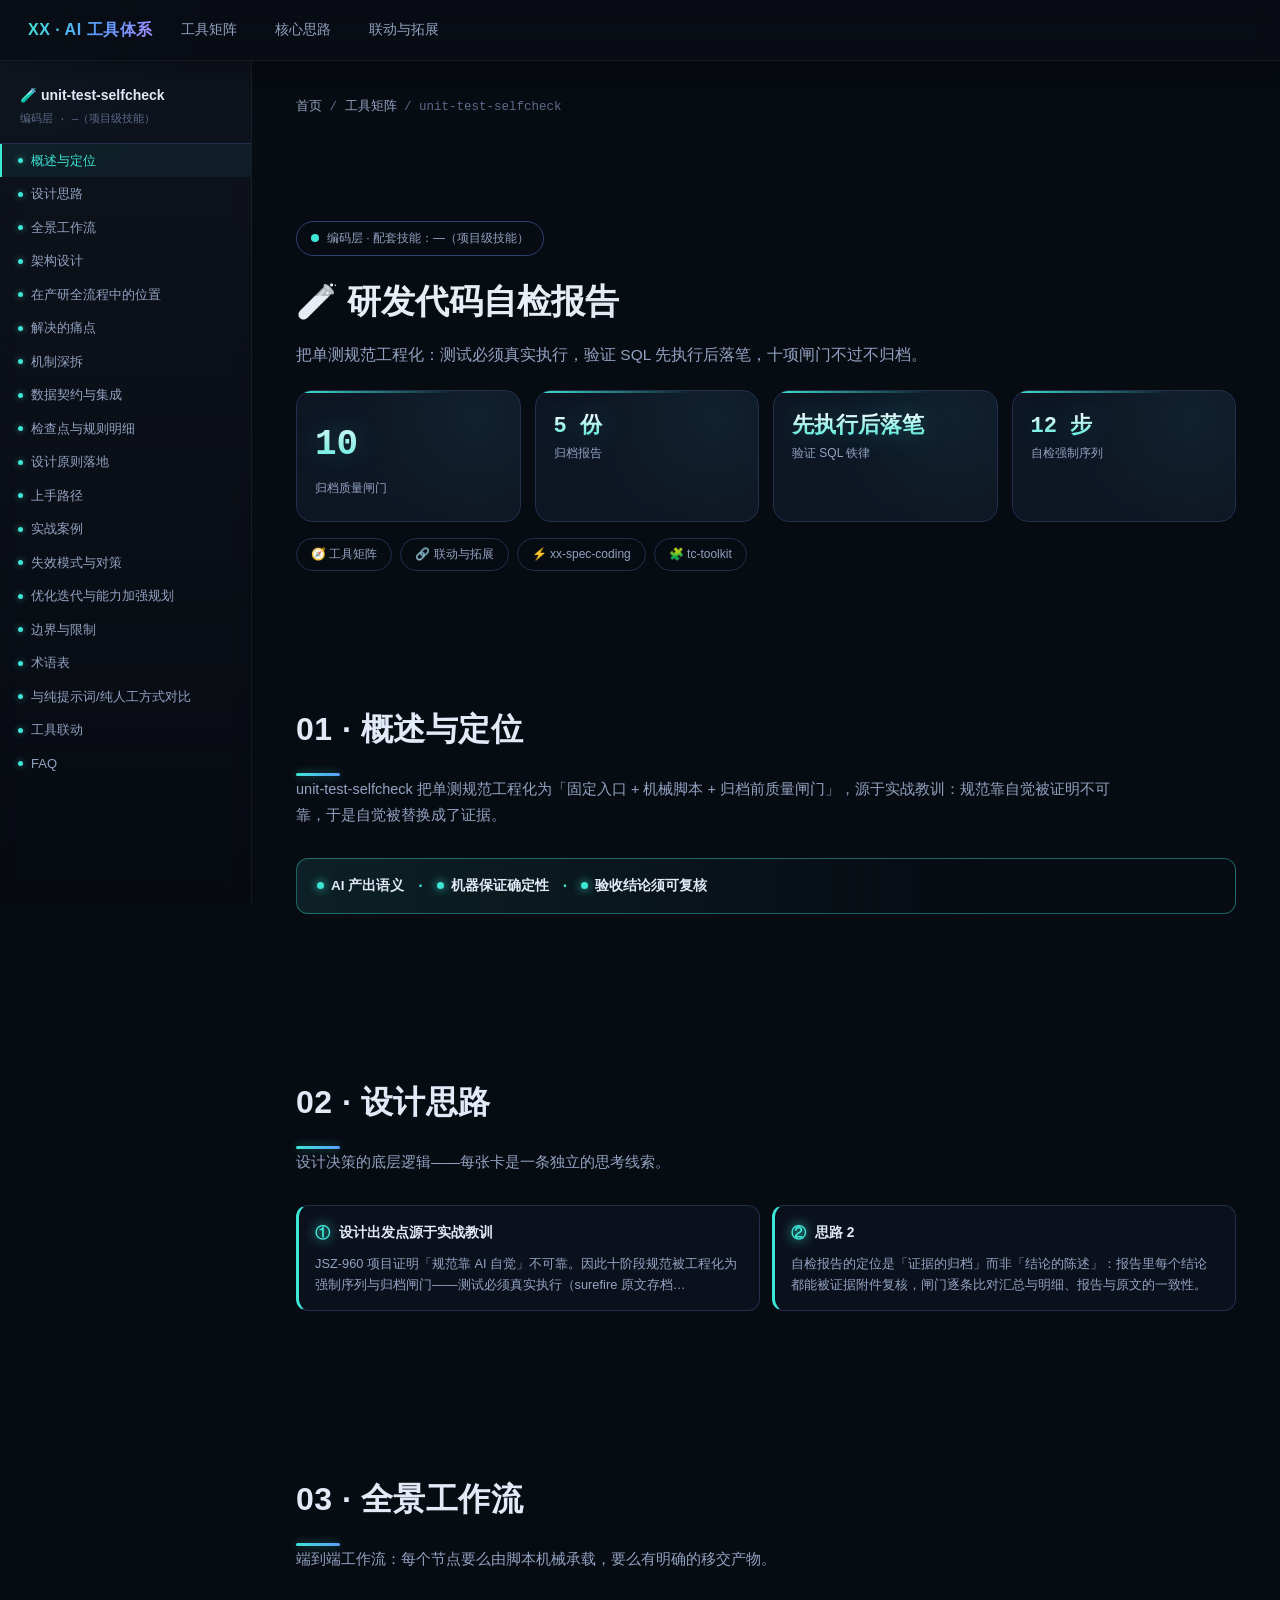
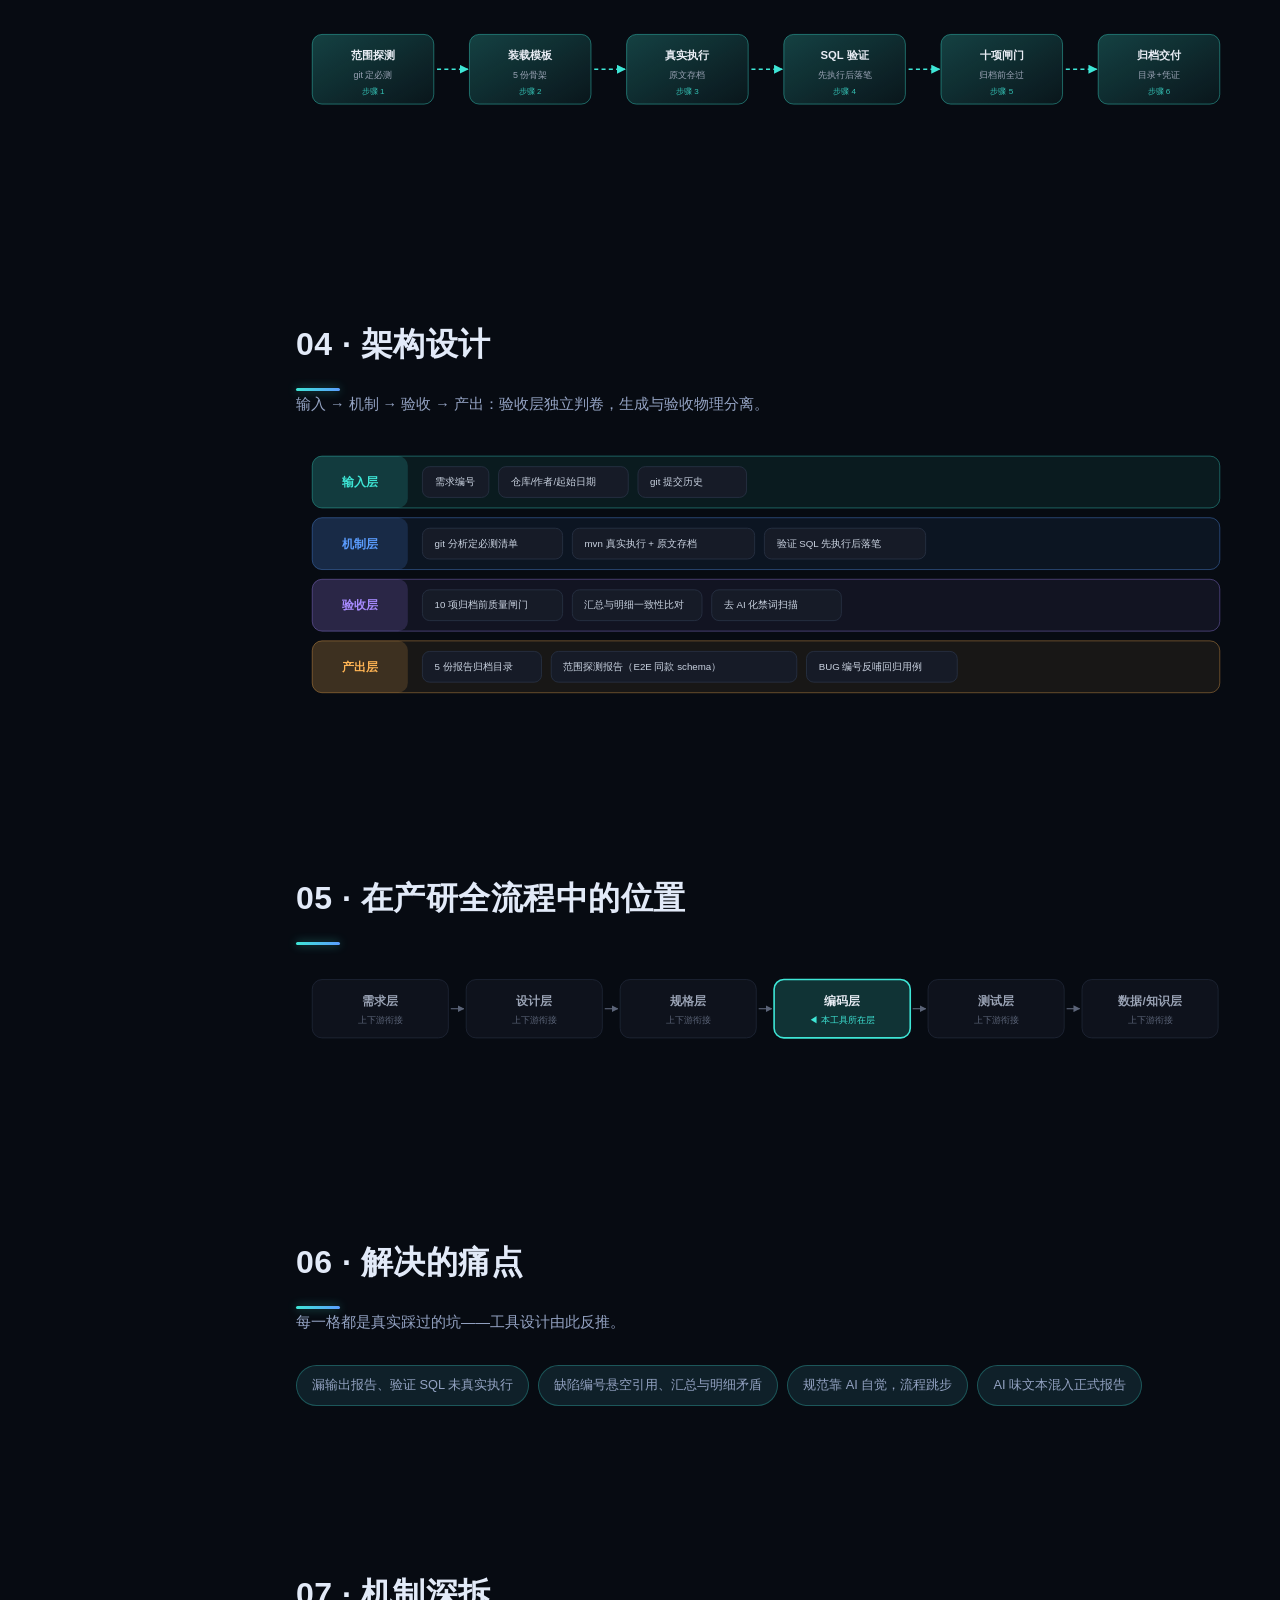
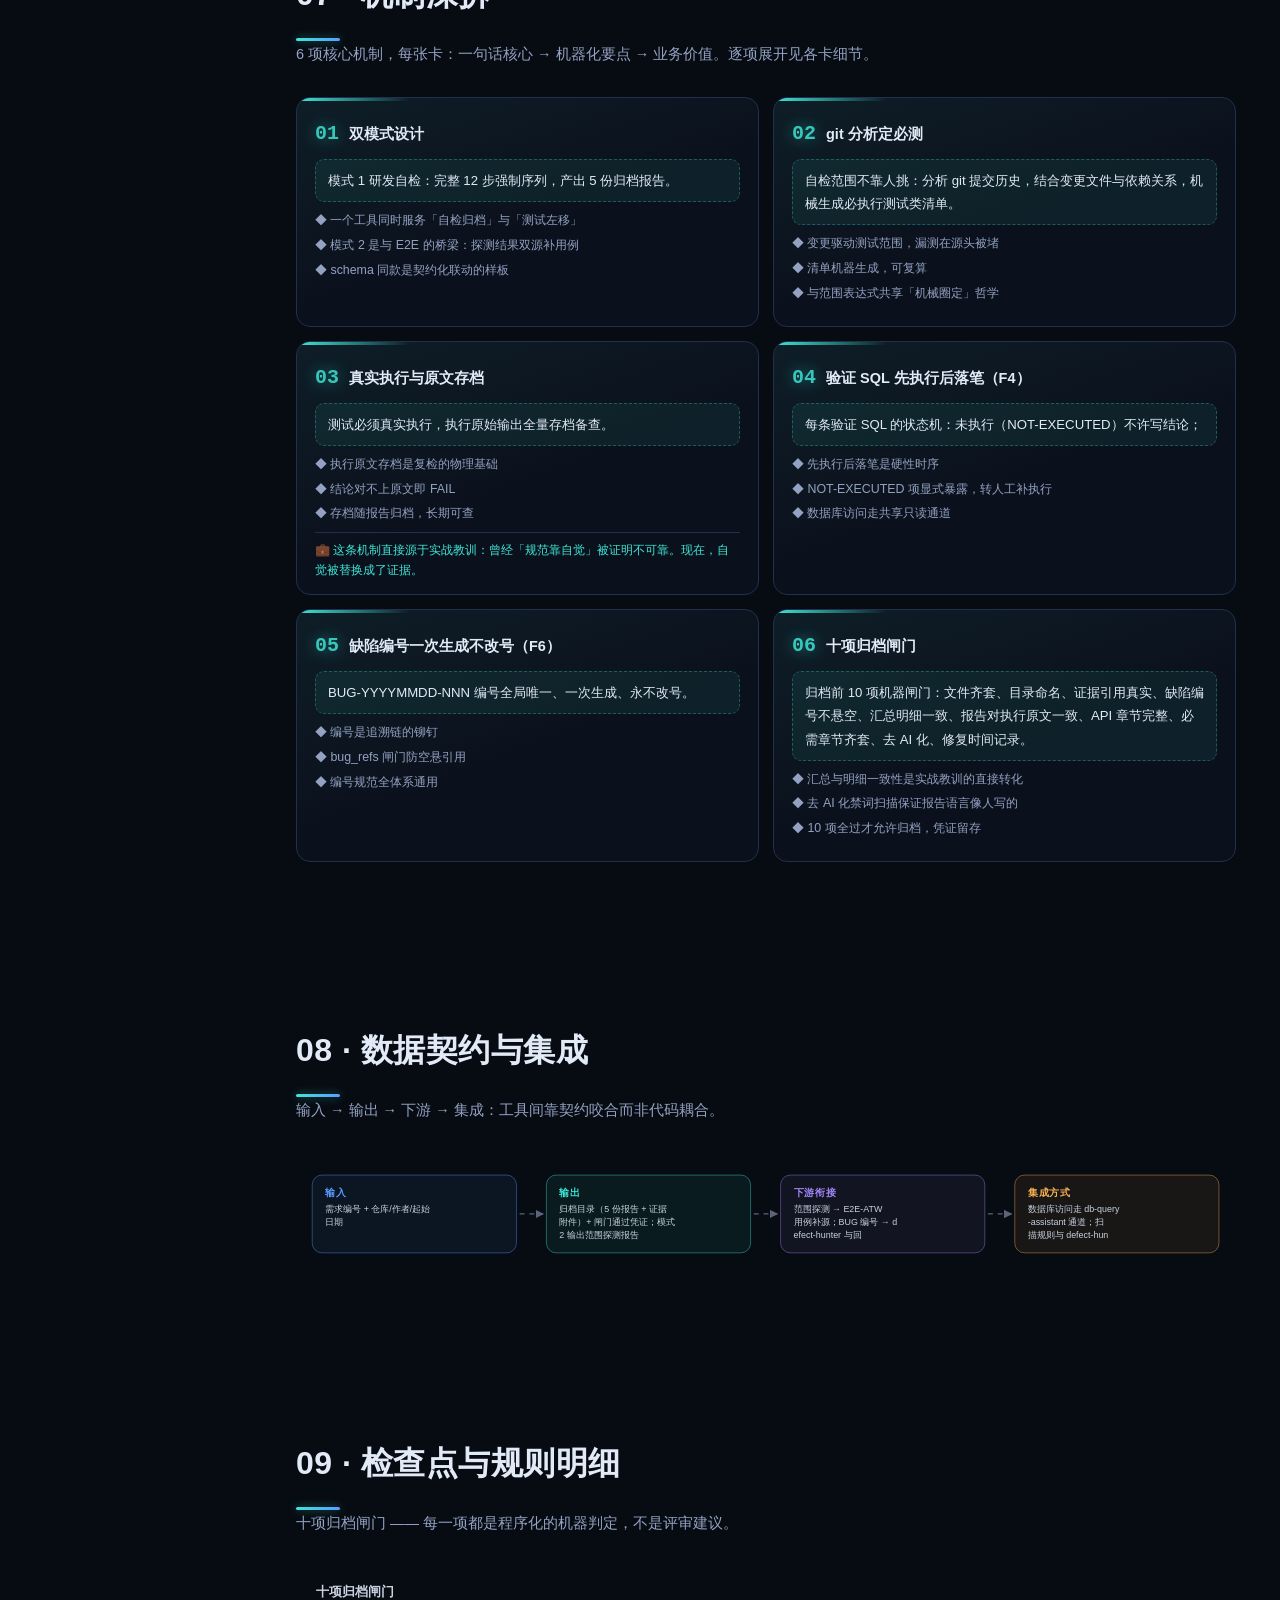
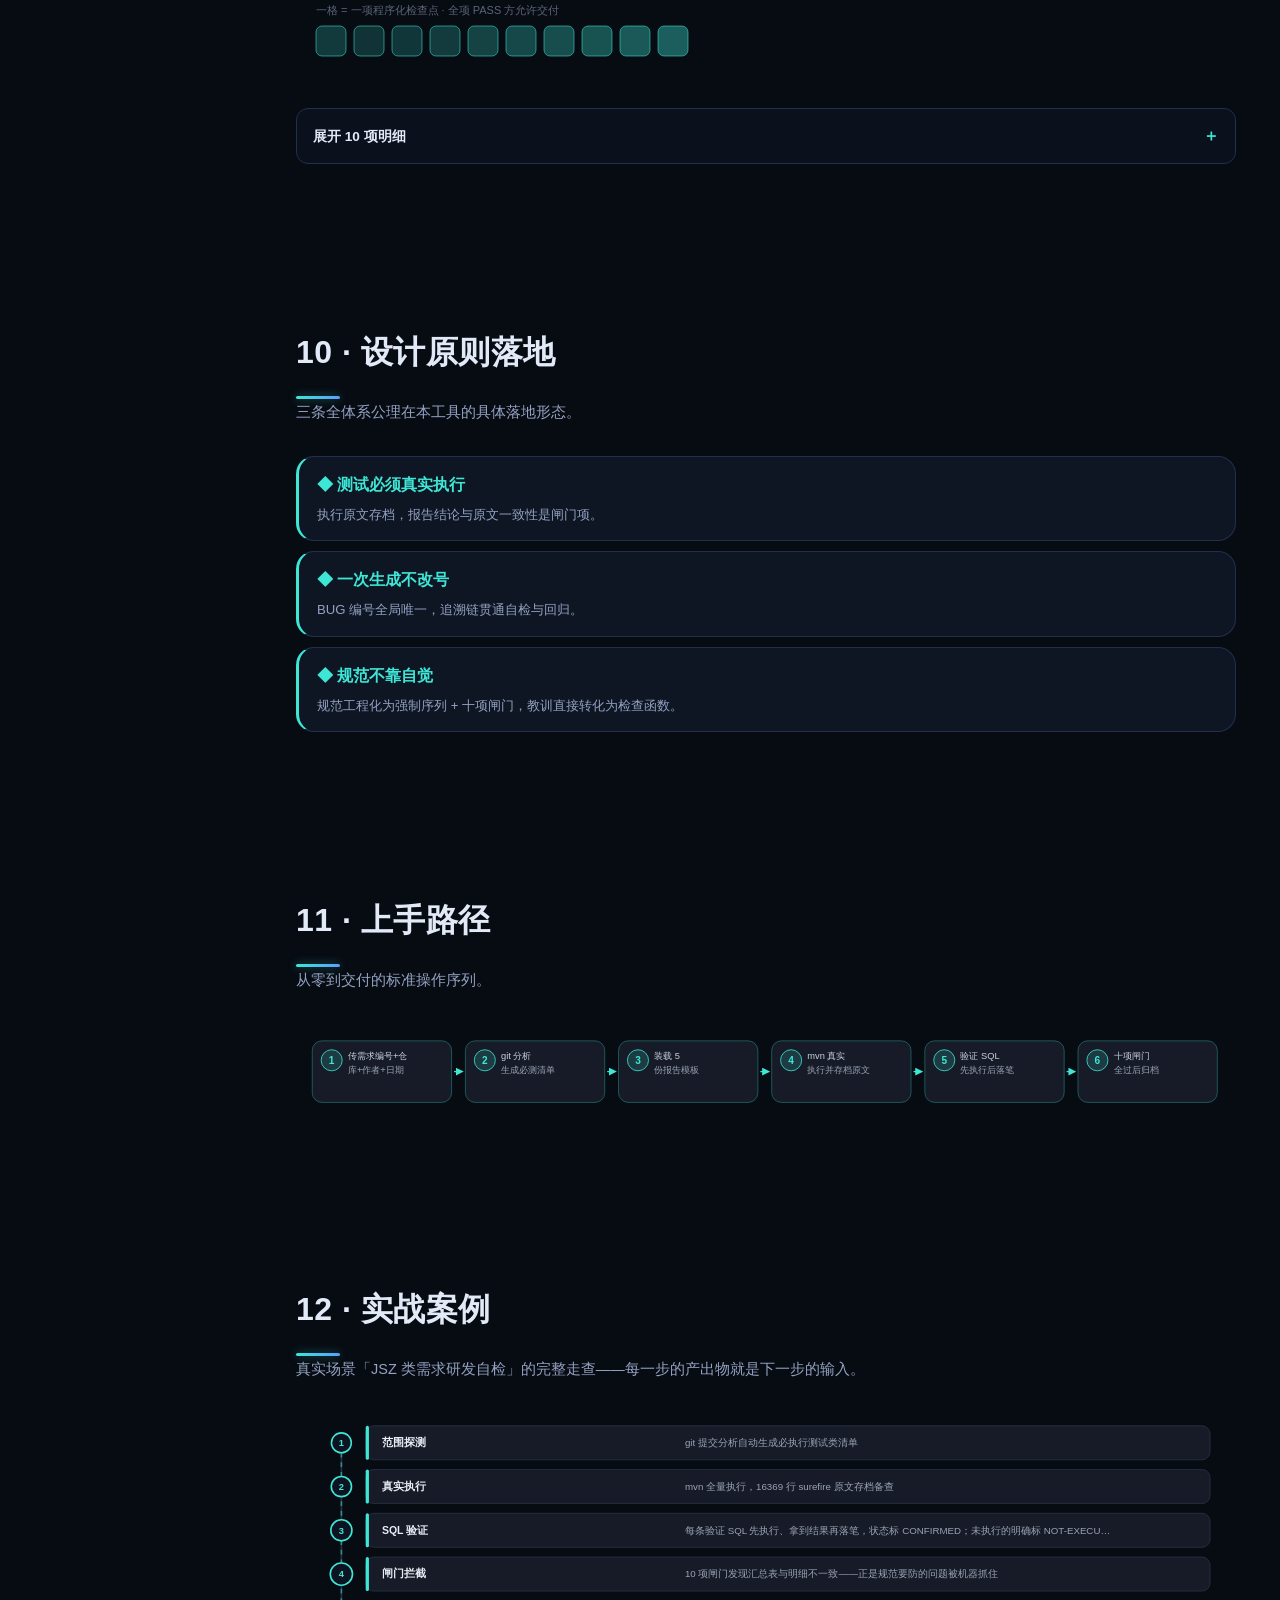
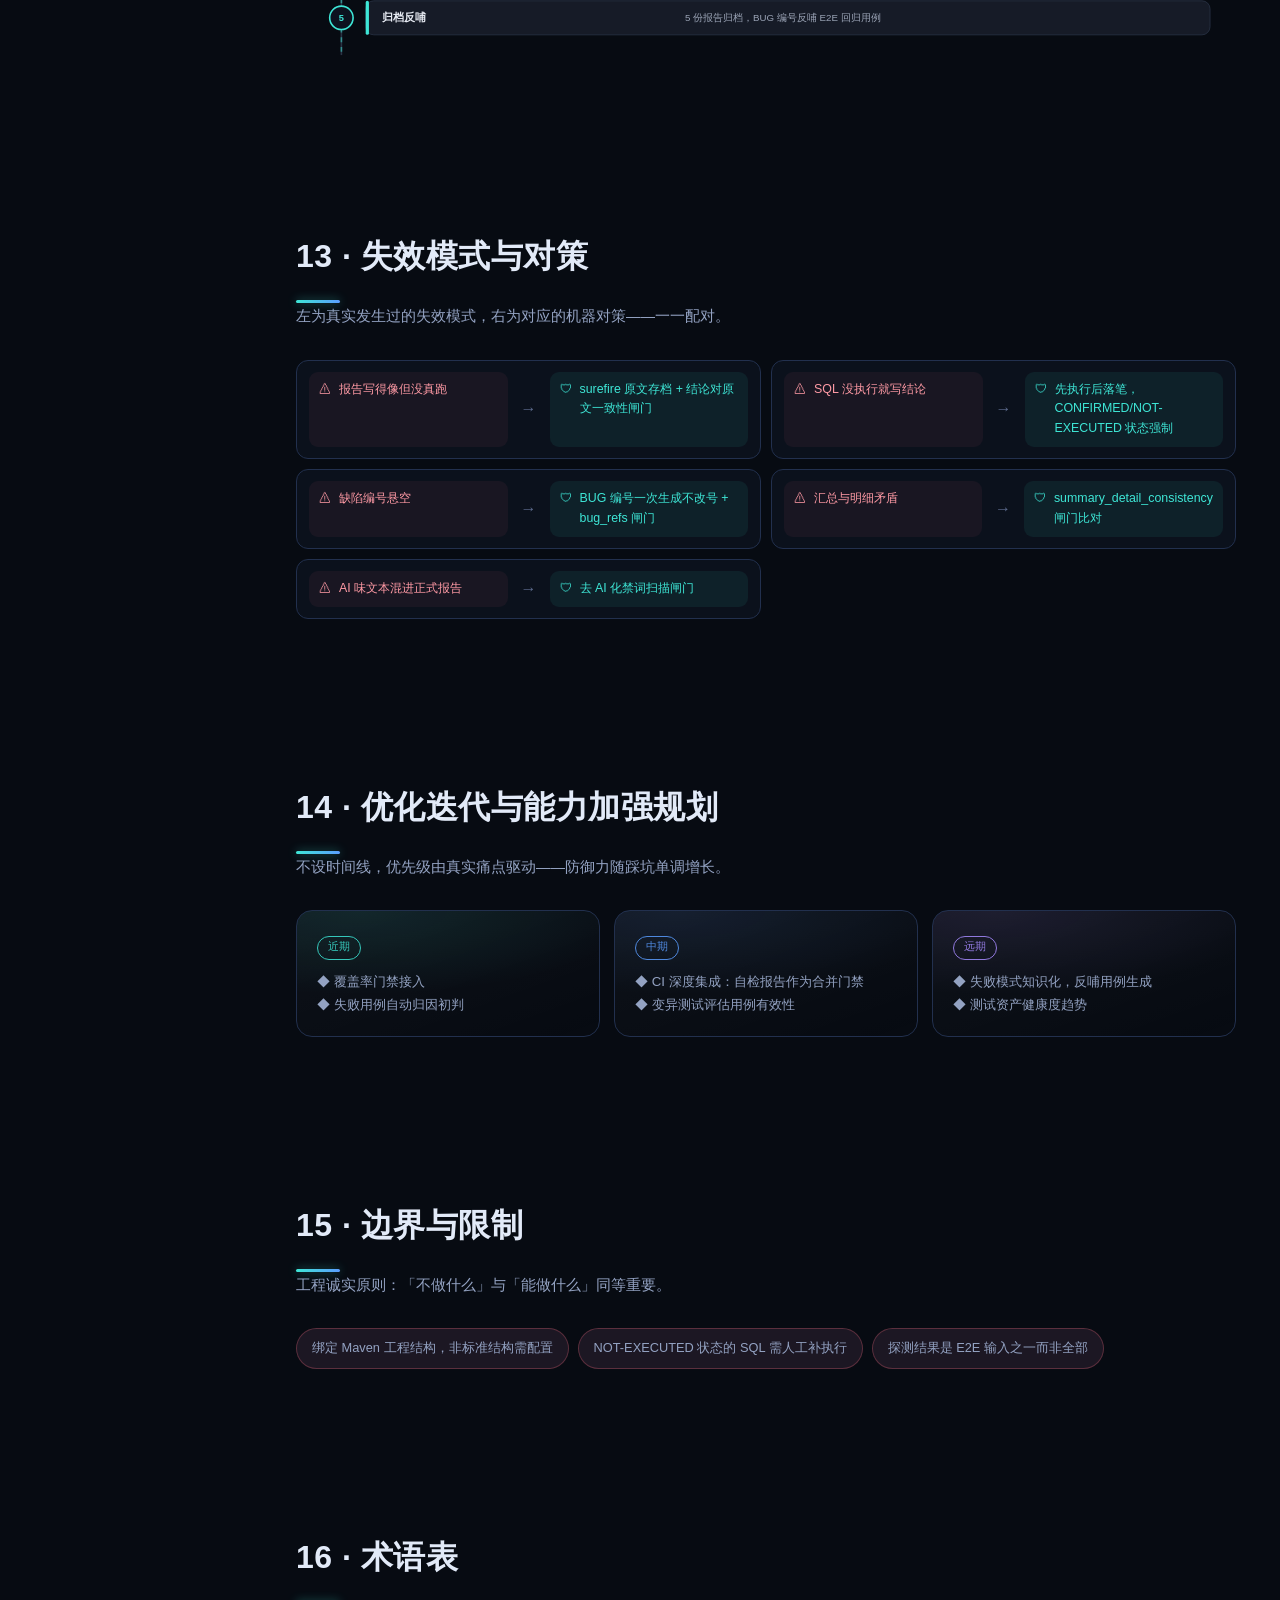
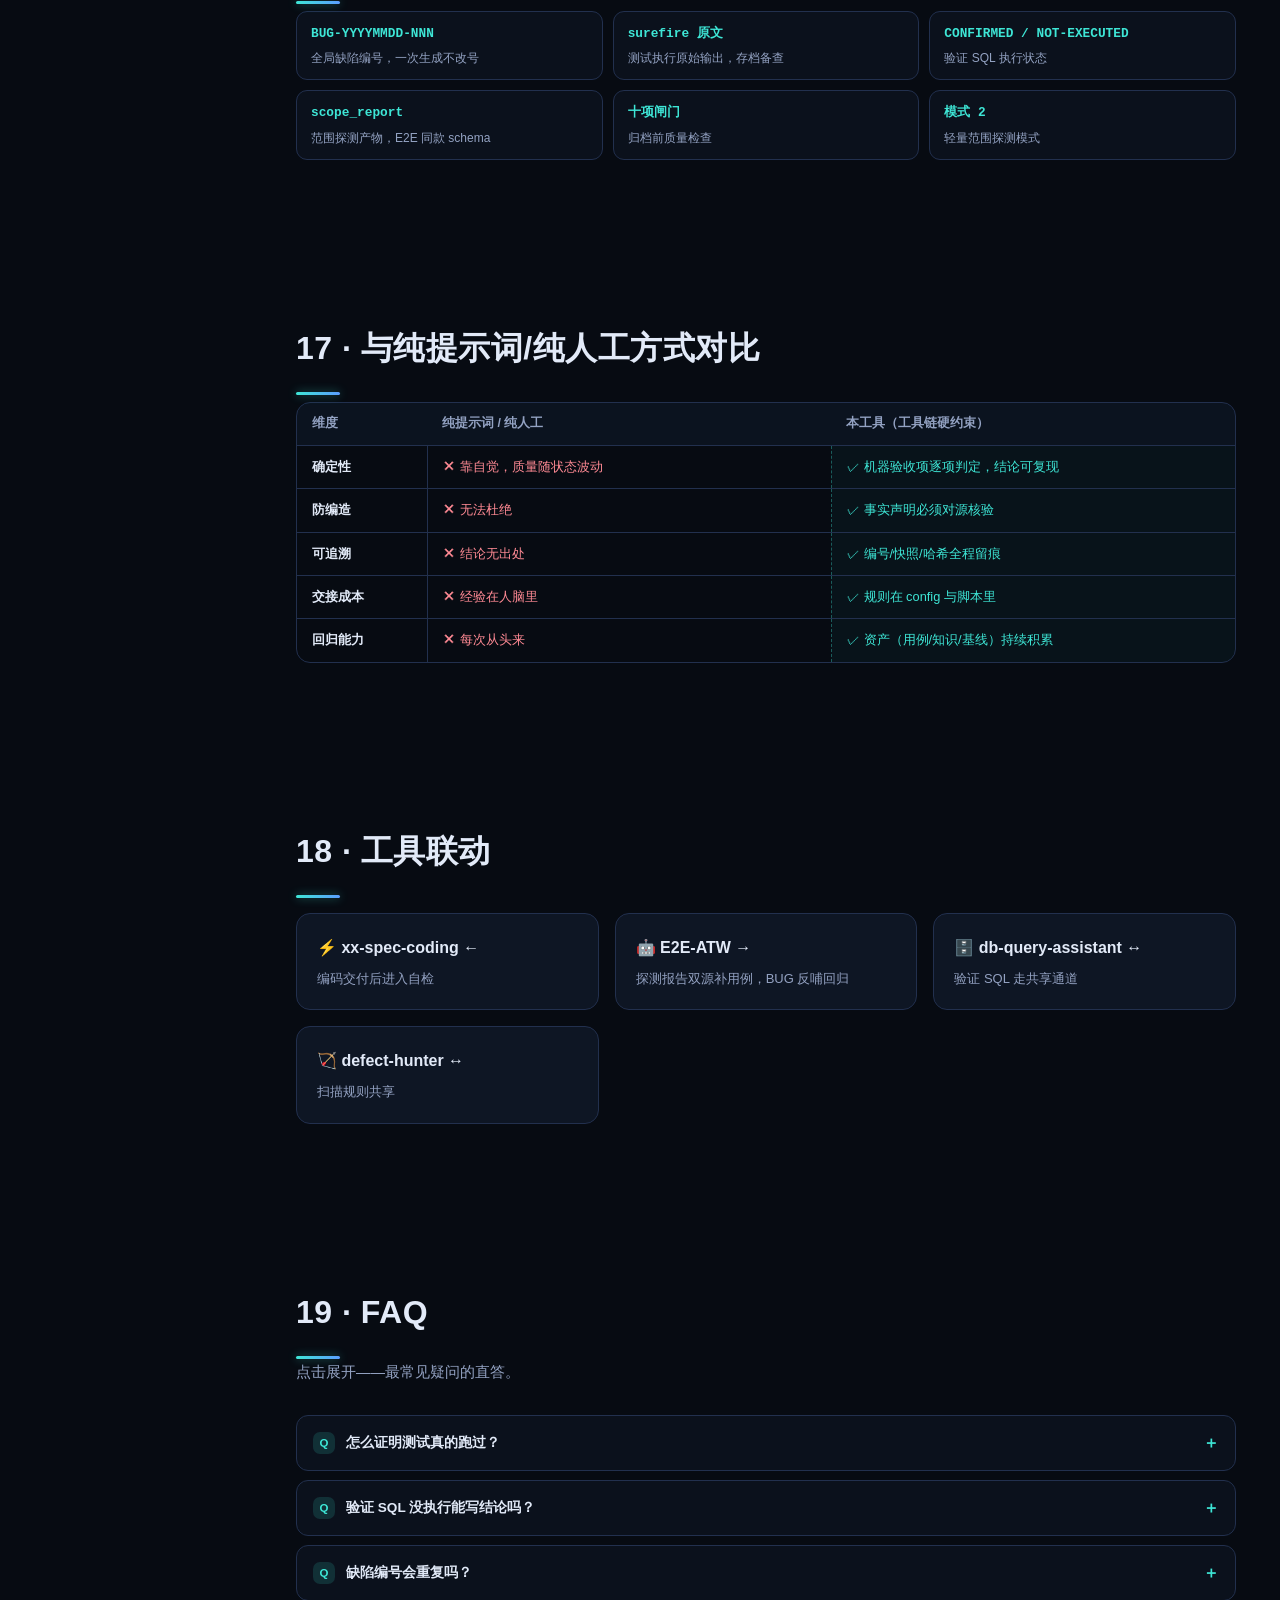
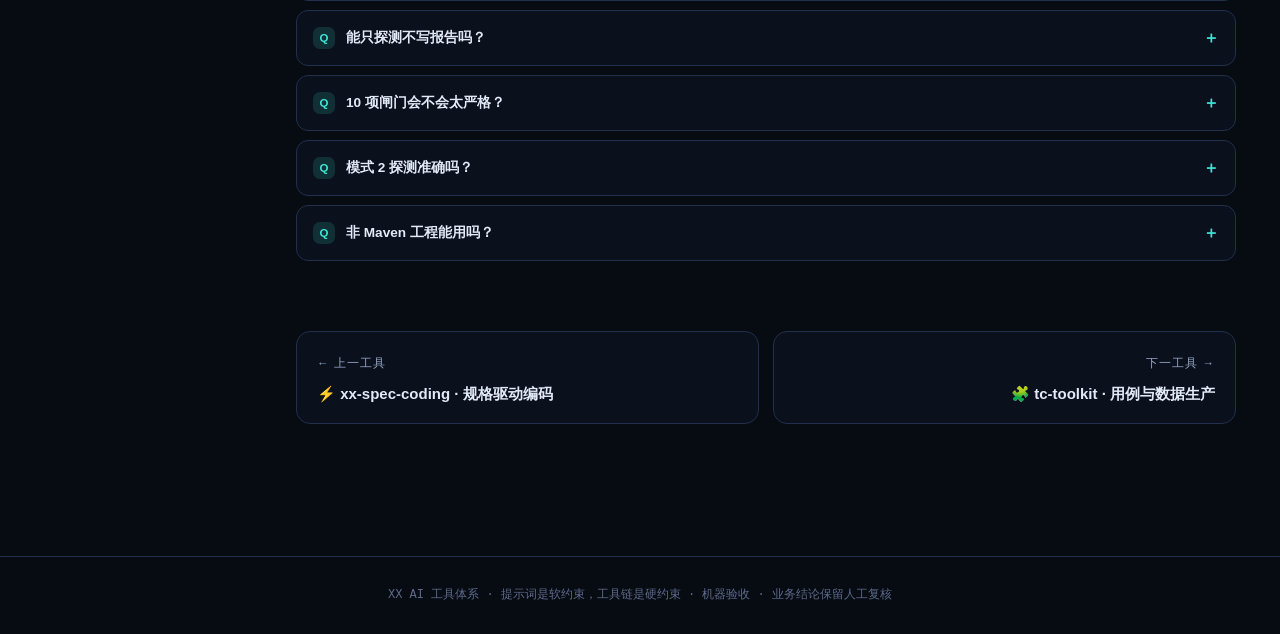
<file: ai-testing-efficiency-system/site/tools/unit-test-selfcheck.html>
<!DOCTYPE html>
<html lang="zh-CN">
<head>
<meta charset="UTF-8">
<meta name="viewport" content="width=device-width, initial-scale=1.0">
<title>研发代码自检报告 · XX AI 工具体系</title>
<link rel="stylesheet" href="../assets/site.css">
</head>
<body>
<div id="progress"></div>
<div id="cursorGlow"></div>
<nav class="topnav"><a class="brand" href="../index.html">XX · AI 工具体系</a><a class="nl" href="../index.html#matrix">工具矩阵</a><a class="nl" href="../index.html">核心思路</a><a class="nl" href="../linkage.html">联动与拓展</a></nav>
<div class="layout">
<nav class="sidenav"><div class="slogo">🧪 unit-test-selfcheck<div class="sub">编码层 · —（项目级技能）</div></div><a href="#s1"><span class="ndot"></span>概述与定位</a><a href="#s2"><span class="ndot"></span>设计思路</a><a href="#s3"><span class="ndot"></span>全景工作流</a><a href="#s4"><span class="ndot"></span>架构设计</a><a href="#s5"><span class="ndot"></span>在产研全流程中的位置</a><a href="#s6"><span class="ndot"></span>解决的痛点</a><a href="#s7"><span class="ndot"></span>机制深拆</a><a href="#s8"><span class="ndot"></span>数据契约与集成</a><a href="#s9"><span class="ndot"></span>检查点与规则明细</a><a href="#s10"><span class="ndot"></span>设计原则落地</a><a href="#s11"><span class="ndot"></span>上手路径</a><a href="#s12"><span class="ndot"></span>实战案例</a><a href="#s13"><span class="ndot"></span>失效模式与对策</a><a href="#s14"><span class="ndot"></span>优化迭代与能力加强规划</a><a href="#s15"><span class="ndot"></span>边界与限制</a><a href="#s16"><span class="ndot"></span>术语表</a><a href="#s17"><span class="ndot"></span>与纯提示词/纯人工方式对比</a><a href="#s18"><span class="ndot"></span>工具联动</a><a href="#s19"><span class="ndot"></span>FAQ</a></nav>
<main class="main">
<div class="crumbs"><a href="../index.html">首页</a> / <a href="../index.html#matrix">工具矩阵</a> / unit-test-selfcheck</div><section class="reveal vis" style="margin:22px 0 40px"><div class="badge" style="display:inline-flex;align-items:center;gap:8px;border:1px solid var(--line2);border-radius:999px;padding:6px 14px;font-size:12px;color:var(--dim)"><span style="width:8px;height:8px;border-radius:50%;background:#3ee6d6;display:inline-block"></span>编码层 · 配套技能：—（项目级技能）</div><h1 style="font-size:34px;font-weight:900;margin:16px 0 10px">🧪 研发代码自检报告</h1><p class="lead" style="color:var(--dim);font-size:15.5px;max-width:860px">把单测规范工程化：测试必须真实执行，验证 SQL 先执行后落笔，十项闸门不过不归档。</p><div class="stats-row" style="margin-top:22px"><div class="stat-card"><div class="num" data-n="10">0</div><div class="lbl">归档质量闸门</div></div><div class="stat-card"><div class="num" style="font-size:22px;line-height:1.25">5 份</div><div class="lbl">归档报告</div></div><div class="stat-card"><div class="num" style="font-size:22px;line-height:1.25">先执行后落笔</div><div class="lbl">验证 SQL 铁律</div></div><div class="stat-card"><div class="num" style="font-size:22px;line-height:1.25">12 步</div><div class="lbl">自检强制序列</div></div></div><div class="rel-chips"><a href="../index.html#matrix">🧭 工具矩阵</a><a href="../linkage.html">🔗 联动与拓展</a><a href="xx-spec-coding.html">⚡ xx-spec-coding</a><a href="tc-toolkit.html">🧩 tc-toolkit</a></div></section>
<section id="s1" class="reveal">
<h2 class="sec-title">01 · 概述与定位</h2>
<p class="sec-sub">unit-test-selfcheck 把单测规范工程化为「固定入口 + 机械脚本 + 归档前质量闸门」，源于实战教训：规范靠自觉被证明不可靠，于是自觉被替换成了证据。</p><div class="principle-strip" style="--cc:#3ee6d6"><span>AI 产出语义</span><i>·</i><span>机器保证确定性</span><i>·</i><span>验收结论须可复核</span></div>
</section>
<section id="s2" class="reveal">
<h2 class="sec-title">02 · 设计思路</h2>
<p class="sec-sub">设计决策的底层逻辑——每张卡是一条独立的思考线索。</p><div class="think-grid"><div class="think-card" style="--cc:#3ee6d6"><div class="tk-h"><span class="tk-i">①</span>设计出发点源于实战教训</div><div class="tk-b">JSZ-960 项目证明「规范靠 AI 自觉」不可靠。因此十阶段规范被工程化为强制序列与归档闸门——测试必须真实执行（surefire 原文存档…</div></div><div class="think-card" style="--cc:#3ee6d6"><div class="tk-h"><span class="tk-i">②</span>思路 2</div><div class="tk-b">自检报告的定位是「证据的归档」而非「结论的陈述」：报告里每个结论都能被证据附件复核，闸门逐条比对汇总与明细、报告与原文的一致性。</div></div></div>
</section>
<section id="s3" class="reveal">
<h2 class="sec-title">03 · 全景工作流</h2>
<p class="sec-sub">端到端工作流：每个节点要么由脚本机械承载，要么有明确的移交产物。</p><svg viewBox="0 0 1160 190" style="width:100%;max-width:1160px;display:block;margin:14px 0" xmlns="http://www.w3.org/2000/svg"><defs><linearGradient id="unit-test-selfcheck-pg" x1="0" y1="0" x2="1" y2="1"><stop offset="0" stop-color="#3ee6d6" stop-opacity=".25"/><stop offset="1" stop-color="#3ee6d6" stop-opacity=".05"/></linearGradient><marker id="unit-test-selfcheck-ar" viewBox="0 0 10 10" refX="9" refY="5" markerWidth="7" markerHeight="7" orient="auto"><path d="M0 0L10 5L0 10z" fill="#3ee6d6"/></marker></defs><rect x="20" y="40" width="150" height="86" rx="12" fill="url(#unit-test-selfcheck-pg)" stroke="#3ee6d6" stroke-opacity=".5"/><text x="95" y="70" text-anchor="middle" fill="#e8ecf4" font-size="14" font-weight="700">范围探测</text><text x="95" y="94" text-anchor="middle" fill="#9aa3b5" font-size="11">git 定必测</text><text x="95" y="114" text-anchor="middle" fill="#3ee6d6" font-size="10" opacity=".8">步骤 1</text><line x1="174" y1="83" x2="212" y2="83" stroke="#3ee6d6" stroke-width="1.6" stroke-dasharray="5 4" marker-end="url(#unit-test-selfcheck-ar)"/><rect x="214" y="40" width="150" height="86" rx="12" fill="url(#unit-test-selfcheck-pg)" stroke="#3ee6d6" stroke-opacity=".5"/><text x="289" y="70" text-anchor="middle" fill="#e8ecf4" font-size="14" font-weight="700">装载模板</text><text x="289" y="94" text-anchor="middle" fill="#9aa3b5" font-size="11">5 份骨架</text><text x="289" y="114" text-anchor="middle" fill="#3ee6d6" font-size="10" opacity=".8">步骤 2</text><line x1="368" y1="83" x2="406" y2="83" stroke="#3ee6d6" stroke-width="1.6" stroke-dasharray="5 4" marker-end="url(#unit-test-selfcheck-ar)"/><rect x="408" y="40" width="150" height="86" rx="12" fill="url(#unit-test-selfcheck-pg)" stroke="#3ee6d6" stroke-opacity=".5"/><text x="483" y="70" text-anchor="middle" fill="#e8ecf4" font-size="14" font-weight="700">真实执行</text><text x="483" y="94" text-anchor="middle" fill="#9aa3b5" font-size="11">原文存档</text><text x="483" y="114" text-anchor="middle" fill="#3ee6d6" font-size="10" opacity=".8">步骤 3</text><line x1="562" y1="83" x2="600" y2="83" stroke="#3ee6d6" stroke-width="1.6" stroke-dasharray="5 4" marker-end="url(#unit-test-selfcheck-ar)"/><rect x="602" y="40" width="150" height="86" rx="12" fill="url(#unit-test-selfcheck-pg)" stroke="#3ee6d6" stroke-opacity=".5"/><text x="677" y="70" text-anchor="middle" fill="#e8ecf4" font-size="14" font-weight="700">SQL 验证</text><text x="677" y="94" text-anchor="middle" fill="#9aa3b5" font-size="11">先执行后落笔</text><text x="677" y="114" text-anchor="middle" fill="#3ee6d6" font-size="10" opacity=".8">步骤 4</text><line x1="756" y1="83" x2="794" y2="83" stroke="#3ee6d6" stroke-width="1.6" stroke-dasharray="5 4" marker-end="url(#unit-test-selfcheck-ar)"/><rect x="796" y="40" width="150" height="86" rx="12" fill="url(#unit-test-selfcheck-pg)" stroke="#3ee6d6" stroke-opacity=".5"/><text x="871" y="70" text-anchor="middle" fill="#e8ecf4" font-size="14" font-weight="700">十项闸门</text><text x="871" y="94" text-anchor="middle" fill="#9aa3b5" font-size="11">归档前全过</text><text x="871" y="114" text-anchor="middle" fill="#3ee6d6" font-size="10" opacity=".8">步骤 5</text><line x1="950" y1="83" x2="988" y2="83" stroke="#3ee6d6" stroke-width="1.6" stroke-dasharray="5 4" marker-end="url(#unit-test-selfcheck-ar)"/><rect x="990" y="40" width="150" height="86" rx="12" fill="url(#unit-test-selfcheck-pg)" stroke="#3ee6d6" stroke-opacity=".5"/><text x="1065" y="70" text-anchor="middle" fill="#e8ecf4" font-size="14" font-weight="700">归档交付</text><text x="1065" y="94" text-anchor="middle" fill="#9aa3b5" font-size="11">目录+凭证</text><text x="1065" y="114" text-anchor="middle" fill="#3ee6d6" font-size="10" opacity=".8">步骤 6</text></svg>
</section>
<section id="s4" class="reveal">
<h2 class="sec-title">04 · 架构设计</h2>
<p class="sec-sub">输入 → 机制 → 验收 → 产出：验收层独立判卷，生成与验收物理分离。</p><svg viewBox="0 0 1160 324" style="width:100%;max-width:1160px;display:block;margin:14px 0" xmlns="http://www.w3.org/2000/svg"><rect x="20" y="10" width="1120" height="64" rx="12" fill="#3ee6d6" fill-opacity=".07" stroke="#3ee6d6" stroke-opacity=".45"/><rect x="20" y="10" width="118" height="64" rx="12" fill="#3ee6d6" fill-opacity=".16"/><text x="79" y="47" text-anchor="middle" fill="#3ee6d6" font-size="14.5" font-weight="800">输入层</text><rect x="156" y="23" width="82" height="38" rx="9" fill="#161b27" stroke="#2a3346"/><text x="171" y="46" fill="#c9d2e0" font-size="12">需求编号</text><rect x="250" y="23" width="160" height="38" rx="9" fill="#161b27" stroke="#2a3346"/><text x="265" y="46" fill="#c9d2e0" font-size="12">仓库/作者/起始日期</text><rect x="422" y="23" width="134" height="38" rx="9" fill="#161b27" stroke="#2a3346"/><text x="437" y="46" fill="#c9d2e0" font-size="12">git 提交历史</text><rect x="20" y="86" width="1120" height="64" rx="12" fill="#5b9dff" fill-opacity=".07" stroke="#5b9dff" stroke-opacity=".45"/><rect x="20" y="86" width="118" height="64" rx="12" fill="#5b9dff" fill-opacity=".16"/><text x="79" y="123" text-anchor="middle" fill="#5b9dff" font-size="14.5" font-weight="800">机制层</text><rect x="156" y="99" width="173" height="38" rx="9" fill="#161b27" stroke="#2a3346"/><text x="171" y="122" fill="#c9d2e0" font-size="12">git 分析定必测清单</text><rect x="341" y="99" width="225" height="38" rx="9" fill="#161b27" stroke="#2a3346"/><text x="356" y="122" fill="#c9d2e0" font-size="12">mvn 真实执行 + 原文存档</text><rect x="578" y="99" width="199" height="38" rx="9" fill="#161b27" stroke="#2a3346"/><text x="593" y="122" fill="#c9d2e0" font-size="12">验证 SQL 先执行后落笔</text><rect x="20" y="162" width="1120" height="64" rx="12" fill="#a78bff" fill-opacity=".07" stroke="#a78bff" stroke-opacity=".45"/><rect x="20" y="162" width="118" height="64" rx="12" fill="#a78bff" fill-opacity=".16"/><text x="79" y="199" text-anchor="middle" fill="#a78bff" font-size="14.5" font-weight="800">验收层</text><rect x="156" y="175" width="173" height="38" rx="9" fill="#161b27" stroke="#2a3346"/><text x="171" y="198" fill="#c9d2e0" font-size="12">10 项归档前质量闸门</text><rect x="341" y="175" width="160" height="38" rx="9" fill="#161b27" stroke="#2a3346"/><text x="356" y="198" fill="#c9d2e0" font-size="12">汇总与明细一致性比对</text><rect x="513" y="175" width="160" height="38" rx="9" fill="#161b27" stroke="#2a3346"/><text x="528" y="198" fill="#c9d2e0" font-size="12">去 AI 化禁词扫描</text><rect x="20" y="238" width="1120" height="64" rx="12" fill="#ffb454" fill-opacity=".07" stroke="#ffb454" stroke-opacity=".45"/><rect x="20" y="238" width="118" height="64" rx="12" fill="#ffb454" fill-opacity=".16"/><text x="79" y="275" text-anchor="middle" fill="#ffb454" font-size="14.5" font-weight="800">产出层</text><rect x="156" y="251" width="147" height="38" rx="9" fill="#161b27" stroke="#2a3346"/><text x="171" y="274" fill="#c9d2e0" font-size="12">5 份报告归档目录</text><rect x="315" y="251" width="303" height="38" rx="9" fill="#161b27" stroke="#2a3346"/><text x="330" y="274" fill="#c9d2e0" font-size="12">范围探测报告（E2E 同款 schema）</text><rect x="630" y="251" width="186" height="38" rx="9" fill="#161b27" stroke="#2a3346"/><text x="645" y="274" fill="#c9d2e0" font-size="12">BUG 编号反哺回归用例</text></svg>
</section>
<section id="s5" class="reveal">
<h2 class="sec-title">05 · 在产研全流程中的位置</h2>
<svg viewBox="0 0 1160 150" style="width:100%;max-width:1160px;display:block;margin:14px 0" xmlns="http://www.w3.org/2000/svg"><defs><marker id="unit-test-selfcheck-ps" viewBox="0 0 10 10" refX="9" refY="5" markerWidth="6" markerHeight="6" orient="auto"><path d="M0 0L10 5L0 10z" fill="#5b6478"/></marker></defs><rect x="20" y="34" width="168" height="72" rx="12" fill="#161b27" fill-opacity=".5" stroke="#2a3346" stroke-opacity=".7" stroke-width="1"/><text x="104" y="66" text-anchor="middle" fill="#9aa3b5" font-size="14.5" font-weight="600">需求层</text><text x="104" y="88" text-anchor="middle" fill="#5b6478" font-size="11">上下游衔接</text><line x1="191" y1="70" x2="207" y2="70" stroke="#5b6478" stroke-width="1.4" marker-end="url(#unit-test-selfcheck-ps)"/><rect x="210" y="34" width="168" height="72" rx="12" fill="#161b27" fill-opacity=".5" stroke="#2a3346" stroke-opacity=".7" stroke-width="1"/><text x="294" y="66" text-anchor="middle" fill="#9aa3b5" font-size="14.5" font-weight="600">设计层</text><text x="294" y="88" text-anchor="middle" fill="#5b6478" font-size="11">上下游衔接</text><line x1="381" y1="70" x2="397" y2="70" stroke="#5b6478" stroke-width="1.4" marker-end="url(#unit-test-selfcheck-ps)"/><rect x="400" y="34" width="168" height="72" rx="12" fill="#161b27" fill-opacity=".5" stroke="#2a3346" stroke-opacity=".7" stroke-width="1"/><text x="484" y="66" text-anchor="middle" fill="#9aa3b5" font-size="14.5" font-weight="600">规格层</text><text x="484" y="88" text-anchor="middle" fill="#5b6478" font-size="11">上下游衔接</text><line x1="571" y1="70" x2="587" y2="70" stroke="#5b6478" stroke-width="1.4" marker-end="url(#unit-test-selfcheck-ps)"/><rect x="590" y="34" width="168" height="72" rx="12" fill="#3ee6d6" fill-opacity=".18" stroke="#3ee6d6" stroke-opacity="1" stroke-width="2"/><text x="674" y="66" text-anchor="middle" fill="#e8ecf4" font-size="14.5" font-weight="800">编码层</text><text x="674" y="88" text-anchor="middle" fill="#3ee6d6" font-size="11">◀ 本工具所在层</text><line x1="761" y1="70" x2="777" y2="70" stroke="#5b6478" stroke-width="1.4" marker-end="url(#unit-test-selfcheck-ps)"/><rect x="780" y="34" width="168" height="72" rx="12" fill="#161b27" fill-opacity=".5" stroke="#2a3346" stroke-opacity=".7" stroke-width="1"/><text x="864" y="66" text-anchor="middle" fill="#9aa3b5" font-size="14.5" font-weight="600">测试层</text><text x="864" y="88" text-anchor="middle" fill="#5b6478" font-size="11">上下游衔接</text><line x1="951" y1="70" x2="967" y2="70" stroke="#5b6478" stroke-width="1.4" marker-end="url(#unit-test-selfcheck-ps)"/><rect x="970" y="34" width="168" height="72" rx="12" fill="#161b27" fill-opacity=".5" stroke="#2a3346" stroke-opacity=".7" stroke-width="1"/><text x="1054" y="66" text-anchor="middle" fill="#9aa3b5" font-size="14.5" font-weight="600">数据/知识层</text><text x="1054" y="88" text-anchor="middle" fill="#5b6478" font-size="11">上下游衔接</text></svg>
</section>
<section id="s6" class="reveal">
<h2 class="sec-title">06 · 解决的痛点</h2>
<p class="sec-sub">每一格都是真实踩过的坑——工具设计由此反推。</p><div class="chips"><span class="chip" style="--cc:#3ee6d6">漏输出报告、验证 SQL 未真实执行</span><span class="chip" style="--cc:#3ee6d6">缺陷编号悬空引用、汇总与明细矛盾</span><span class="chip" style="--cc:#3ee6d6">规范靠 AI 自觉，流程跳步</span><span class="chip" style="--cc:#3ee6d6">AI 味文本混入正式报告</span></div>
</section>
<section id="s7" class="reveal">
<h2 class="sec-title">07 · 机制深拆</h2>
<p class="sec-sub">6 项核心机制，每张卡：一句话核心 → 机器化要点 → 业务价值。逐项展开见各卡细节。</p><div class="mech-grid"><div class="mech-card" style="--cc:#3ee6d6"><div class="mc-h"><span class="mc-n">01</span><span class="mc-t">双模式设计</span></div><div class="mc-core">模式 1 研发自检：完整 12 步强制序列，产出 5 份归档报告。</div><div class="mc-pts"><span class="mc-p">◆ 一个工具同时服务「自检归档」与「测试左移」</span><span class="mc-p">◆ 模式 2 是与 E2E 的桥梁：探测结果双源补用例</span><span class="mc-p">◆ schema 同款是契约化联动的样板</span></div></div><div class="mech-card" style="--cc:#3ee6d6"><div class="mc-h"><span class="mc-n">02</span><span class="mc-t">git 分析定必测</span></div><div class="mc-core">自检范围不靠人挑：分析 git 提交历史，结合变更文件与依赖关系，机械生成必执行测试类清单。</div><div class="mc-pts"><span class="mc-p">◆ 变更驱动测试范围，漏测在源头被堵</span><span class="mc-p">◆ 清单机器生成，可复算</span><span class="mc-p">◆ 与范围表达式共享「机械圈定」哲学</span></div></div><div class="mech-card" style="--cc:#3ee6d6"><div class="mc-h"><span class="mc-n">03</span><span class="mc-t">真实执行与原文存档</span></div><div class="mc-core">测试必须真实执行，执行原始输出全量存档备查。</div><div class="mc-pts"><span class="mc-p">◆ 执行原文存档是复检的物理基础</span><span class="mc-p">◆ 结论对不上原文即 FAIL</span><span class="mc-p">◆ 存档随报告归档，长期可查</span></div><div class="mc-biz">💼 这条机制直接源于实战教训：曾经「规范靠自觉」被证明不可靠。现在，自觉被替换成了证据。</div></div><div class="mech-card" style="--cc:#3ee6d6"><div class="mc-h"><span class="mc-n">04</span><span class="mc-t">验证 SQL 先执行后落笔（F4）</span></div><div class="mc-core">每条验证 SQL 的状态机：未执行（NOT-EXECUTED）不许写结论；</div><div class="mc-pts"><span class="mc-p">◆ 先执行后落笔是硬性时序</span><span class="mc-p">◆ NOT-EXECUTED 项显式暴露，转人工补执行</span><span class="mc-p">◆ 数据库访问走共享只读通道</span></div></div><div class="mech-card" style="--cc:#3ee6d6"><div class="mc-h"><span class="mc-n">05</span><span class="mc-t">缺陷编号一次生成不改号（F6）</span></div><div class="mc-core">BUG-YYYYMMDD-NNN 编号全局唯一、一次生成、永不改号。</div><div class="mc-pts"><span class="mc-p">◆ 编号是追溯链的铆钉</span><span class="mc-p">◆ bug_refs 闸门防空悬引用</span><span class="mc-p">◆ 编号规范全体系通用</span></div></div><div class="mech-card" style="--cc:#3ee6d6"><div class="mc-h"><span class="mc-n">06</span><span class="mc-t">十项归档闸门</span></div><div class="mc-core">归档前 10 项机器闸门：文件齐套、目录命名、证据引用真实、缺陷编号不悬空、汇总明细一致、报告对执行原文一致、API 章节完整、必需章节齐套、去 AI 化、修复时间记录。</div><div class="mc-pts"><span class="mc-p">◆ 汇总与明细一致性是实战教训的直接转化</span><span class="mc-p">◆ 去 AI 化禁词扫描保证报告语言像人写的</span><span class="mc-p">◆ 10 项全过才允许归档，凭证留存</span></div></div></div>
</section>
<section id="s8" class="reveal">
<h2 class="sec-title">08 · 数据契约与集成</h2>
<p class="sec-sub">输入 → 输出 → 下游 → 集成：工具间靠契约咬合而非代码耦合。</p><svg viewBox="0 0 1160 150" style="width:100%;max-width:1160px;display:block;margin:14px 0" xmlns="http://www.w3.org/2000/svg"><defs><marker id="unit-test-selfcheck-io" viewBox="0 0 10 10" refX="9" refY="5" markerWidth="7" markerHeight="7" orient="auto"><path d="M0 0L10 5L0 10z" fill="#5b6478"/></marker></defs><rect x="20" y="26" width="252" height="96" rx="12" fill="#5b9dff" fill-opacity=".07" stroke="#5b9dff" stroke-opacity=".5"/><text x="36" y="52" fill="#5b9dff" font-size="12" font-weight="800" letter-spacing="1">输入</text><text x="36" y="72" fill="#c9d2e0" font-size="11">需求编号 + 仓库/作者/起始</text><text x="36" y="88" fill="#c9d2e0" font-size="11">日期</text><line x1="276" y1="74" x2="305" y2="74" stroke="#5b6478" stroke-width="1.5" stroke-dasharray="5 4" class="flowline" marker-end="url(#unit-test-selfcheck-io)"/><rect x="309" y="26" width="252" height="96" rx="12" fill="#3ee6d6" fill-opacity=".07" stroke="#3ee6d6" stroke-opacity=".5"/><text x="325" y="52" fill="#3ee6d6" font-size="12" font-weight="800" letter-spacing="1">输出</text><text x="325" y="72" fill="#c9d2e0" font-size="11">归档目录（5 份报告 + 证据</text><text x="325" y="88" fill="#c9d2e0" font-size="11">附件）+ 闸门通过凭证；模式 </text><text x="325" y="104" fill="#c9d2e0" font-size="11">2 输出范围探测报告</text><line x1="565" y1="74" x2="594" y2="74" stroke="#5b6478" stroke-width="1.5" stroke-dasharray="5 4" class="flowline" marker-end="url(#unit-test-selfcheck-io)"/><rect x="598" y="26" width="252" height="96" rx="12" fill="#a78bff" fill-opacity=".07" stroke="#a78bff" stroke-opacity=".5"/><text x="614" y="52" fill="#a78bff" font-size="12" font-weight="800" letter-spacing="1">下游衔接</text><text x="614" y="72" fill="#c9d2e0" font-size="11">范围探测 → E2E-ATW </text><text x="614" y="88" fill="#c9d2e0" font-size="11">用例补源；BUG 编号 → d</text><text x="614" y="104" fill="#c9d2e0" font-size="11">efect-hunter 与回</text><line x1="854" y1="74" x2="883" y2="74" stroke="#5b6478" stroke-width="1.5" stroke-dasharray="5 4" class="flowline" marker-end="url(#unit-test-selfcheck-io)"/><rect x="887" y="26" width="252" height="96" rx="12" fill="#ffb454" fill-opacity=".07" stroke="#ffb454" stroke-opacity=".5"/><text x="903" y="52" fill="#ffb454" font-size="12" font-weight="800" letter-spacing="1">集成方式</text><text x="903" y="72" fill="#c9d2e0" font-size="11">数据库访问走 db-query</text><text x="903" y="88" fill="#c9d2e0" font-size="11">-assistant 通道；扫</text><text x="903" y="104" fill="#c9d2e0" font-size="11">描规则与 defect-hun</text></svg>
</section>
<section id="s9" class="reveal">
<h2 class="sec-title">09 · 检查点与规则明细</h2>
<p class="sec-sub">十项归档闸门 —— 每一项都是程序化的机器判定，不是评审建议。</p><svg viewBox="0 0 572 128" style="width:100%;max-width:572px;display:block;margin:14px 0" xmlns="http://www.w3.org/2000/svg"><g font-family="inherit"><text x="20" y="30" fill="#c9d2e0" font-size="13" font-weight="800">十项归档闸门</text><text x="20" y="48" fill="#5b6478" font-size="11">一格 = 一项程序化检查点 · 全项 PASS 方允许交付</text><rect x="20" y="60" width="30" height="30" rx="6" fill="#3ee6d6" fill-opacity=".18" stroke="#3ee6d6" stroke-opacity=".55"><animate attributeName="fill-opacity" values=".18;.4;.18" dur="3s" begin="0.00s" repeatCount="indefinite"/></rect><rect x="58" y="60" width="30" height="30" rx="6" fill="#3ee6d6" fill-opacity=".18" stroke="#3ee6d6" stroke-opacity=".55"><animate attributeName="fill-opacity" values=".18;.4;.18" dur="3s" begin="0.18s" repeatCount="indefinite"/></rect><rect x="96" y="60" width="30" height="30" rx="6" fill="#3ee6d6" fill-opacity=".18" stroke="#3ee6d6" stroke-opacity=".55"><animate attributeName="fill-opacity" values=".18;.4;.18" dur="3s" begin="0.36s" repeatCount="indefinite"/></rect><rect x="134" y="60" width="30" height="30" rx="6" fill="#3ee6d6" fill-opacity=".18" stroke="#3ee6d6" stroke-opacity=".55"><animate attributeName="fill-opacity" values=".18;.4;.18" dur="3s" begin="0.54s" repeatCount="indefinite"/></rect><rect x="172" y="60" width="30" height="30" rx="6" fill="#3ee6d6" fill-opacity=".18" stroke="#3ee6d6" stroke-opacity=".55"><animate attributeName="fill-opacity" values=".18;.4;.18" dur="3s" begin="0.72s" repeatCount="indefinite"/></rect><rect x="210" y="60" width="30" height="30" rx="6" fill="#3ee6d6" fill-opacity=".18" stroke="#3ee6d6" stroke-opacity=".55"><animate attributeName="fill-opacity" values=".18;.4;.18" dur="3s" begin="0.90s" repeatCount="indefinite"/></rect><rect x="248" y="60" width="30" height="30" rx="6" fill="#3ee6d6" fill-opacity=".18" stroke="#3ee6d6" stroke-opacity=".55"><animate attributeName="fill-opacity" values=".18;.4;.18" dur="3s" begin="1.08s" repeatCount="indefinite"/></rect><rect x="286" y="60" width="30" height="30" rx="6" fill="#3ee6d6" fill-opacity=".18" stroke="#3ee6d6" stroke-opacity=".55"><animate attributeName="fill-opacity" values=".18;.4;.18" dur="3s" begin="1.26s" repeatCount="indefinite"/></rect><rect x="324" y="60" width="30" height="30" rx="6" fill="#3ee6d6" fill-opacity=".18" stroke="#3ee6d6" stroke-opacity=".55"><animate attributeName="fill-opacity" values=".18;.4;.18" dur="3s" begin="1.44s" repeatCount="indefinite"/></rect><rect x="362" y="60" width="30" height="30" rx="6" fill="#3ee6d6" fill-opacity=".18" stroke="#3ee6d6" stroke-opacity=".55"><animate attributeName="fill-opacity" values=".18;.4;.18" dur="3s" begin="1.62s" repeatCount="indefinite"/></rect></g></svg><details class="fq"><summary>展开 10 项明细</summary><div style="display:grid;grid-template-columns:repeat(auto-fill,minmax(280px,1fr));gap:8px;margin-top:12px"><div style="background:var(--bg2);border:1px solid var(--line);border-radius:9px;padding:8px 12px;font-size:12.4px;color:var(--dim)">文件齐套</div><div style="background:var(--bg2);border:1px solid var(--line);border-radius:9px;padding:8px 12px;font-size:12.4px;color:var(--dim)">目录命名规范</div><div style="background:var(--bg2);border:1px solid var(--line);border-radius:9px;padding:8px 12px;font-size:12.4px;color:var(--dim)">证据引用真实</div><div style="background:var(--bg2);border:1px solid var(--line);border-radius:9px;padding:8px 12px;font-size:12.4px;color:var(--dim)">缺陷编号不悬空</div><div style="background:var(--bg2);border:1px solid var(--line);border-radius:9px;padding:8px 12px;font-size:12.4px;color:var(--dim)">汇总与明细一致</div><div style="background:var(--bg2);border:1px solid var(--line);border-radius:9px;padding:8px 12px;font-size:12.4px;color:var(--dim)">报告对执行原文一致</div><div style="background:var(--bg2);border:1px solid var(--line);border-radius:9px;padding:8px 12px;font-size:12.4px;color:var(--dim)">API 章节完整</div><div style="background:var(--bg2);border:1px solid var(--line);border-radius:9px;padding:8px 12px;font-size:12.4px;color:var(--dim)">必需章节齐套</div><div style="background:var(--bg2);border:1px solid var(--line);border-radius:9px;padding:8px 12px;font-size:12.4px;color:var(--dim)">去 AI 化禁词</div><div style="background:var(--bg2);border:1px solid var(--line);border-radius:9px;padding:8px 12px;font-size:12.4px;color:var(--dim)">修复时间记录</div></div></details>
</section>
<section id="s10" class="reveal">
<h2 class="sec-title">10 · 设计原则落地</h2>
<p class="sec-sub">三条全体系公理在本工具的具体落地形态。</p><div class="card pcard" style="padding:14px 18px;margin:10px 0;--cc:#3ee6d6"><div style="font-weight:700;color:#3ee6d6;margin-bottom:5px">◆ 测试必须真实执行</div><div style="color:var(--dim);font-size:13.2px;line-height:1.7">执行原文存档，报告结论与原文一致性是闸门项。</div></div><div class="card pcard" style="padding:14px 18px;margin:10px 0;--cc:#3ee6d6"><div style="font-weight:700;color:#3ee6d6;margin-bottom:5px">◆ 一次生成不改号</div><div style="color:var(--dim);font-size:13.2px;line-height:1.7">BUG 编号全局唯一，追溯链贯通自检与回归。</div></div><div class="card pcard" style="padding:14px 18px;margin:10px 0;--cc:#3ee6d6"><div style="font-weight:700;color:#3ee6d6;margin-bottom:5px">◆ 规范不靠自觉</div><div style="color:var(--dim);font-size:13.2px;line-height:1.7">规范工程化为强制序列 + 十项闸门，教训直接转化为检查函数。</div></div>
</section>
<section id="s11" class="reveal">
<h2 class="sec-title">11 · 上手路径</h2>
<p class="sec-sub">从零到交付的标准操作序列。</p><svg viewBox="0 0 1160 120" style="width:100%;max-width:1160px;display:block;margin:14px 0" xmlns="http://www.w3.org/2000/svg"><defs><marker id="unit-test-selfcheck-st" viewBox="0 0 10 10" refX="9" refY="5" markerWidth="6.5" markerHeight="6.5" orient="auto"><path d="M0 0L10 5L0 10z" fill="#3ee6d6"/></marker></defs><rect x="20" y="22" width="172" height="76" rx="12" fill="#161b27" stroke="#3ee6d6" stroke-opacity=".4"/><circle cx="44" cy="46" r="13" fill="#3ee6d6" fill-opacity=".16" stroke="#3ee6d6"/><text x="44" y="51" text-anchor="middle" fill="#3ee6d6" font-size="12.5" font-weight="900">1</text><text x="64" y="44" fill="#c9d2e0" font-size="11.5">传需求编号+仓</text><text x="64" y="62" fill="#9aa3b5" font-size="11.5">库+作者+日期</text><line x1="195" y1="60" x2="206" y2="60" stroke="#3ee6d6" stroke-width="1.5" class="flowline" marker-end="url(#unit-test-selfcheck-st)"/><rect x="209" y="22" width="172" height="76" rx="12" fill="#161b27" stroke="#3ee6d6" stroke-opacity=".4"/><circle cx="233" cy="46" r="13" fill="#3ee6d6" fill-opacity=".16" stroke="#3ee6d6"/><text x="233" y="51" text-anchor="middle" fill="#3ee6d6" font-size="12.5" font-weight="900">2</text><text x="253" y="44" fill="#c9d2e0" font-size="11.5">git 分析</text><text x="253" y="62" fill="#9aa3b5" font-size="11.5">生成必测清单</text><line x1="384" y1="60" x2="395" y2="60" stroke="#3ee6d6" stroke-width="1.5" class="flowline" marker-end="url(#unit-test-selfcheck-st)"/><rect x="398" y="22" width="172" height="76" rx="12" fill="#161b27" stroke="#3ee6d6" stroke-opacity=".4"/><circle cx="422" cy="46" r="13" fill="#3ee6d6" fill-opacity=".16" stroke="#3ee6d6"/><text x="422" y="51" text-anchor="middle" fill="#3ee6d6" font-size="12.5" font-weight="900">3</text><text x="442" y="44" fill="#c9d2e0" font-size="11.5">装载 5 </text><text x="442" y="62" fill="#9aa3b5" font-size="11.5">份报告模板</text><line x1="573" y1="60" x2="584" y2="60" stroke="#3ee6d6" stroke-width="1.5" class="flowline" marker-end="url(#unit-test-selfcheck-st)"/><rect x="587" y="22" width="172" height="76" rx="12" fill="#161b27" stroke="#3ee6d6" stroke-opacity=".4"/><circle cx="611" cy="46" r="13" fill="#3ee6d6" fill-opacity=".16" stroke="#3ee6d6"/><text x="611" y="51" text-anchor="middle" fill="#3ee6d6" font-size="12.5" font-weight="900">4</text><text x="631" y="44" fill="#c9d2e0" font-size="11.5">mvn 真实</text><text x="631" y="62" fill="#9aa3b5" font-size="11.5">执行并存档原文</text><line x1="762" y1="60" x2="773" y2="60" stroke="#3ee6d6" stroke-width="1.5" class="flowline" marker-end="url(#unit-test-selfcheck-st)"/><rect x="776" y="22" width="172" height="76" rx="12" fill="#161b27" stroke="#3ee6d6" stroke-opacity=".4"/><circle cx="800" cy="46" r="13" fill="#3ee6d6" fill-opacity=".16" stroke="#3ee6d6"/><text x="800" y="51" text-anchor="middle" fill="#3ee6d6" font-size="12.5" font-weight="900">5</text><text x="820" y="44" fill="#c9d2e0" font-size="11.5">验证 SQL</text><text x="820" y="62" fill="#9aa3b5" font-size="11.5"> 先执行后落笔</text><line x1="951" y1="60" x2="962" y2="60" stroke="#3ee6d6" stroke-width="1.5" class="flowline" marker-end="url(#unit-test-selfcheck-st)"/><rect x="965" y="22" width="172" height="76" rx="12" fill="#161b27" stroke="#3ee6d6" stroke-opacity=".4"/><circle cx="989" cy="46" r="13" fill="#3ee6d6" fill-opacity=".16" stroke="#3ee6d6"/><text x="989" y="51" text-anchor="middle" fill="#3ee6d6" font-size="12.5" font-weight="900">6</text><text x="1009" y="44" fill="#c9d2e0" font-size="11.5">十项闸门</text><text x="1009" y="62" fill="#9aa3b5" font-size="11.5">全过后归档</text></svg>
</section>
<section id="s12" class="reveal">
<h2 class="sec-title">12 · 实战案例</h2>
<p class="sec-sub">真实场景「JSZ 类需求研发自检」的完整走查——每一步的产出物就是下一步的输入。</p><svg viewBox="0 0 1160 316" style="width:100%;max-width:1160px;display:block;margin:14px 0" xmlns="http://www.w3.org/2000/svg"><g font-family="inherit"><line x1="56" y1="26" x2="56" y2="300" stroke="#2a3346" stroke-width="2"/><line x1="56" y1="26" x2="56" y2="300" stroke="#3ee6d6" stroke-width="2" stroke-dasharray="10 14" opacity=".5" class="flowline"/><circle cx="56" cy="38" r="12" fill="#0d1320" stroke="#3ee6d6" stroke-width="2"><animate attributeName="r" values="12;14.5;12" dur="2.8s" begin="0.3s" repeatCount="indefinite"/></circle><text x="56" y="42" text-anchor="middle" fill="#3ee6d6" font-size="11.5" font-weight="900">1</text><rect x="86" y="17" width="1042" height="42" rx="10" fill="#161b27" stroke="#2a3346"/><rect x="86" y="17" width="4" height="42" rx="2" fill="#3ee6d6"/><text x="106" y="42" fill="#e8ecf4" font-size="13" font-weight="800">范围探测</text><text x="480" y="42" fill="#9aa3b5" font-size="12">git 提交分析自动生成必执行测试类清单</text><circle cx="56" cy="92" r="12" fill="#0d1320" stroke="#3ee6d6" stroke-width="2"><animate attributeName="r" values="12;14.5;12" dur="2.8s" begin="0.7s" repeatCount="indefinite"/></circle><text x="56" y="96" text-anchor="middle" fill="#3ee6d6" font-size="11.5" font-weight="900">2</text><rect x="86" y="71" width="1042" height="42" rx="10" fill="#161b27" stroke="#2a3346"/><rect x="86" y="71" width="4" height="42" rx="2" fill="#3ee6d6"/><text x="106" y="96" fill="#e8ecf4" font-size="13" font-weight="800">真实执行</text><text x="480" y="96" fill="#9aa3b5" font-size="12">mvn 全量执行，16369 行 surefire 原文存档备查</text><circle cx="56" cy="146" r="12" fill="#0d1320" stroke="#3ee6d6" stroke-width="2"><animate attributeName="r" values="12;14.5;12" dur="2.8s" begin="1.0s" repeatCount="indefinite"/></circle><text x="56" y="150" text-anchor="middle" fill="#3ee6d6" font-size="11.5" font-weight="900">3</text><rect x="86" y="125" width="1042" height="42" rx="10" fill="#161b27" stroke="#2a3346"/><rect x="86" y="125" width="4" height="42" rx="2" fill="#3ee6d6"/><text x="106" y="150" fill="#e8ecf4" font-size="13" font-weight="800">SQL 验证</text><text x="480" y="150" fill="#9aa3b5" font-size="12">每条验证 SQL 先执行、拿到结果再落笔，状态标 CONFIRMED；未执行的明确标 NOT-EXECU…</text><circle cx="56" cy="200" r="12" fill="#0d1320" stroke="#3ee6d6" stroke-width="2"><animate attributeName="r" values="12;14.5;12" dur="2.8s" begin="1.4s" repeatCount="indefinite"/></circle><text x="56" y="204" text-anchor="middle" fill="#3ee6d6" font-size="11.5" font-weight="900">4</text><rect x="86" y="179" width="1042" height="42" rx="10" fill="#161b27" stroke="#2a3346"/><rect x="86" y="179" width="4" height="42" rx="2" fill="#3ee6d6"/><text x="106" y="204" fill="#e8ecf4" font-size="13" font-weight="800">闸门拦截</text><text x="480" y="204" fill="#9aa3b5" font-size="12">10 项闸门发现汇总表与明细不一致——正是规范要防的问题被机器抓住</text><circle cx="56" cy="254" r="12" fill="#0d1320" stroke="#3ee6d6" stroke-width="2"><animate attributeName="r" values="12;14.5;12" dur="2.8s" begin="1.8s" repeatCount="indefinite"/></circle><text x="56" y="258" text-anchor="middle" fill="#3ee6d6" font-size="11.5" font-weight="900">5</text><rect x="86" y="233" width="1042" height="42" rx="10" fill="#161b27" stroke="#2a3346"/><rect x="86" y="233" width="4" height="42" rx="2" fill="#3ee6d6"/><text x="106" y="258" fill="#e8ecf4" font-size="13" font-weight="800">归档反哺</text><text x="480" y="258" fill="#9aa3b5" font-size="12">5 份报告归档，BUG 编号反哺 E2E 回归用例</text></g></svg>
</section>
<section id="s13" class="reveal">
<h2 class="sec-title">13 · 失效模式与对策</h2>
<p class="sec-sub">左为真实发生过的失效模式，右为对应的机器对策——一一配对。</p><div class="pair-grid"><div class="pair" style="--cc:#3ee6d6"><div class="pr-bad"><span class="pr-ic">⚠</span><span>报告写得像但没真跑</span></div><div class="pr-ar">→</div><div class="pr-good"><span class="pr-ic">🛡</span><span>surefire 原文存档 + 结论对原文一致性闸门</span></div></div><div class="pair" style="--cc:#3ee6d6"><div class="pr-bad"><span class="pr-ic">⚠</span><span>SQL 没执行就写结论</span></div><div class="pr-ar">→</div><div class="pr-good"><span class="pr-ic">🛡</span><span>先执行后落笔，CONFIRMED/NOT-EXECUTED 状态强制</span></div></div><div class="pair" style="--cc:#3ee6d6"><div class="pr-bad"><span class="pr-ic">⚠</span><span>缺陷编号悬空</span></div><div class="pr-ar">→</div><div class="pr-good"><span class="pr-ic">🛡</span><span>BUG 编号一次生成不改号 + bug_refs 闸门</span></div></div><div class="pair" style="--cc:#3ee6d6"><div class="pr-bad"><span class="pr-ic">⚠</span><span>汇总与明细矛盾</span></div><div class="pr-ar">→</div><div class="pr-good"><span class="pr-ic">🛡</span><span>summary_detail_consistency 闸门比对</span></div></div><div class="pair" style="--cc:#3ee6d6"><div class="pr-bad"><span class="pr-ic">⚠</span><span>AI 味文本混进正式报告</span></div><div class="pr-ar">→</div><div class="pr-good"><span class="pr-ic">🛡</span><span>去 AI 化禁词扫描闸门</span></div></div></div>
</section>
<section id="s14" class="reveal">
<h2 class="sec-title">14 · 优化迭代与能力加强规划</h2>
<p class="sec-sub">不设时间线，优先级由真实痛点驱动——防御力随踩坑单调增长。</p><div class="pillars"><div class="pillar" style="--pc:rgba(62,230,214,.13);--pb:#3ee6d6"><span class="tag">近期</span><p>◆ 覆盖率门禁接入<br>◆ 失败用例自动归因初判</p></div><div class="pillar" style="--pc:rgba(91,157,255,.13);--pb:#5b9dff"><span class="tag">中期</span><p>◆ CI 深度集成：自检报告作为合并门禁<br>◆ 变异测试评估用例有效性</p></div><div class="pillar" style="--pc:rgba(167,139,255,.13);--pb:#a78bff"><span class="tag">远期</span><p>◆ 失败模式知识化，反哺用例生成<br>◆ 测试资产健康度趋势</p></div></div>
</section>
<section id="s15" class="reveal">
<h2 class="sec-title">15 · 边界与限制</h2>
<p class="sec-sub">工程诚实原则：「不做什么」与「能做什么」同等重要。</p><div class="chips"><span class="chip" style="--cc:#ff6b81">绑定 Maven 工程结构，非标准结构需配置</span><span class="chip" style="--cc:#ff6b81">NOT-EXECUTED 状态的 SQL 需人工补执行</span><span class="chip" style="--cc:#ff6b81">探测结果是 E2E 输入之一而非全部</span></div>
</section>
<section id="s16" class="reveal">
<h2 class="sec-title">16 · 术语表</h2>
<div class="gloss-grid"><div class="gloss" style="--cc:#3ee6d6"><div class="gl-t">BUG-YYYYMMDD-NNN</div><div class="gl-d">全局缺陷编号，一次生成不改号</div></div><div class="gloss" style="--cc:#3ee6d6"><div class="gl-t">surefire 原文</div><div class="gl-d">测试执行原始输出，存档备查</div></div><div class="gloss" style="--cc:#3ee6d6"><div class="gl-t">CONFIRMED / NOT-EXECUTED</div><div class="gl-d">验证 SQL 执行状态</div></div><div class="gloss" style="--cc:#3ee6d6"><div class="gl-t">scope_report</div><div class="gl-d">范围探测产物，E2E 同款 schema</div></div><div class="gloss" style="--cc:#3ee6d6"><div class="gl-t">十项闸门</div><div class="gl-d">归档前质量检查</div></div><div class="gloss" style="--cc:#3ee6d6"><div class="gl-t">模式 2</div><div class="gl-d">轻量范围探测模式</div></div></div>
</section>
<section id="s17" class="reveal">
<h2 class="sec-title">17 · 与纯提示词/纯人工方式对比</h2>
<div class="vs-wrap" style="--cc:#3ee6d6"><div class="vs-head"><span>维度</span><span>纯提示词 / 纯人工</span><span>本工具（工具链硬约束）</span></div><div class="vs-row"><span class="vs-d">确定性</span><span class="vs-bad">✕ 靠自觉，质量随状态波动</span><span class="vs-good">✓ 机器验收项逐项判定，结论可复现</span></div><div class="vs-row"><span class="vs-d">防编造</span><span class="vs-bad">✕ 无法杜绝</span><span class="vs-good">✓ 事实声明必须对源核验</span></div><div class="vs-row"><span class="vs-d">可追溯</span><span class="vs-bad">✕ 结论无出处</span><span class="vs-good">✓ 编号/快照/哈希全程留痕</span></div><div class="vs-row"><span class="vs-d">交接成本</span><span class="vs-bad">✕ 经验在人脑里</span><span class="vs-good">✓ 规则在 config 与脚本里</span></div><div class="vs-row"><span class="vs-d">回归能力</span><span class="vs-bad">✕ 每次从头来</span><span class="vs-good">✓ 资产（用例/知识/基线）持续积累</span></div></div>
</section>
<section id="s18" class="reveal">
<h2 class="sec-title">18 · 工具联动</h2>
<div class="tgrid"><a class="tcard" href="xx-spec-coding.html"><div class="tn">⚡ xx-spec-coding ←</div><div class="td">编码交付后进入自检</div></a><a class="tcard" href="e2e-atw.html"><div class="tn">🤖 E2E-ATW →</div><div class="td">探测报告双源补用例，BUG 反哺回归</div></a><a class="tcard" href="db-query-assistant.html"><div class="tn">🗄️ db-query-assistant ↔</div><div class="td">验证 SQL 走共享通道</div></a><a class="tcard" href="defect-hunter.html"><div class="tn">🏹 defect-hunter ↔</div><div class="td">扫描规则共享</div></a></div>
</section>
<section id="s19" class="reveal">
<h2 class="sec-title">19 · FAQ</h2>
<p class="sec-sub">点击展开——最常见疑问的直答。</p><div class="faq-list" style="--cc:#3ee6d6"><details class="fq"><summary><span class="fq-q">Q</span>怎么证明测试真的跑过？</summary><div class="fq-a">真实执行 + 原文存档 + 一致性闸门比对</div></details><details class="fq"><summary><span class="fq-q">Q</span>验证 SQL 没执行能写结论吗？</summary><div class="fq-a">不能，先执行后落笔，状态强制标记</div></details><details class="fq"><summary><span class="fq-q">Q</span>缺陷编号会重复吗？</summary><div class="fq-a">全局唯一、一次生成不改号，闸门防空悬</div></details><details class="fq"><summary><span class="fq-q">Q</span>能只探测不写报告吗？</summary><div class="fq-a">可以，模式 2 即轻量探测</div></details><details class="fq"><summary><span class="fq-q">Q</span>10 项闸门会不会太严格？</summary><div class="fq-a">每一项都对应一个真实踩过的坑。闸门的严格程度 = 历史的疼痛程度。</div></details><details class="fq"><summary><span class="fq-q">Q</span>模式 2 探测准确吗？</summary><div class="fq-a">探测基于 git 事实，准确性有物理保障；它是 E2E 的输入之一而非唯一来源。</div></details><details class="fq"><summary><span class="fq-q">Q</span>非 Maven 工程能用吗？</summary><div class="fq-a">当前绑定 Maven 工程结构，非标准结构需在 config 中适配——这是已声明的边界。</div></details></div>
</section>
<div class="pager"><a href="xx-spec-coding.html"><span class="dir">← 上一工具</span><div class="nm">⚡ xx-spec-coding · 规格驱动编码</div></a><a class="next" href="tc-toolkit.html"><span class="dir">下一工具 →</span><div class="nm">🧩 tc-toolkit · 用例与数据生产</div></a></div>
</main>
</div>
<button id="navToggle">☰</button><button id="topBtn">↑</button>
<footer class="site">XX AI 工具体系 · 提示词是软约束，工具链是硬约束 · 机器验收 · 业务结论保留人工复核</footer>
<script src="../assets/site.js"></script>
</body></html>
</file>
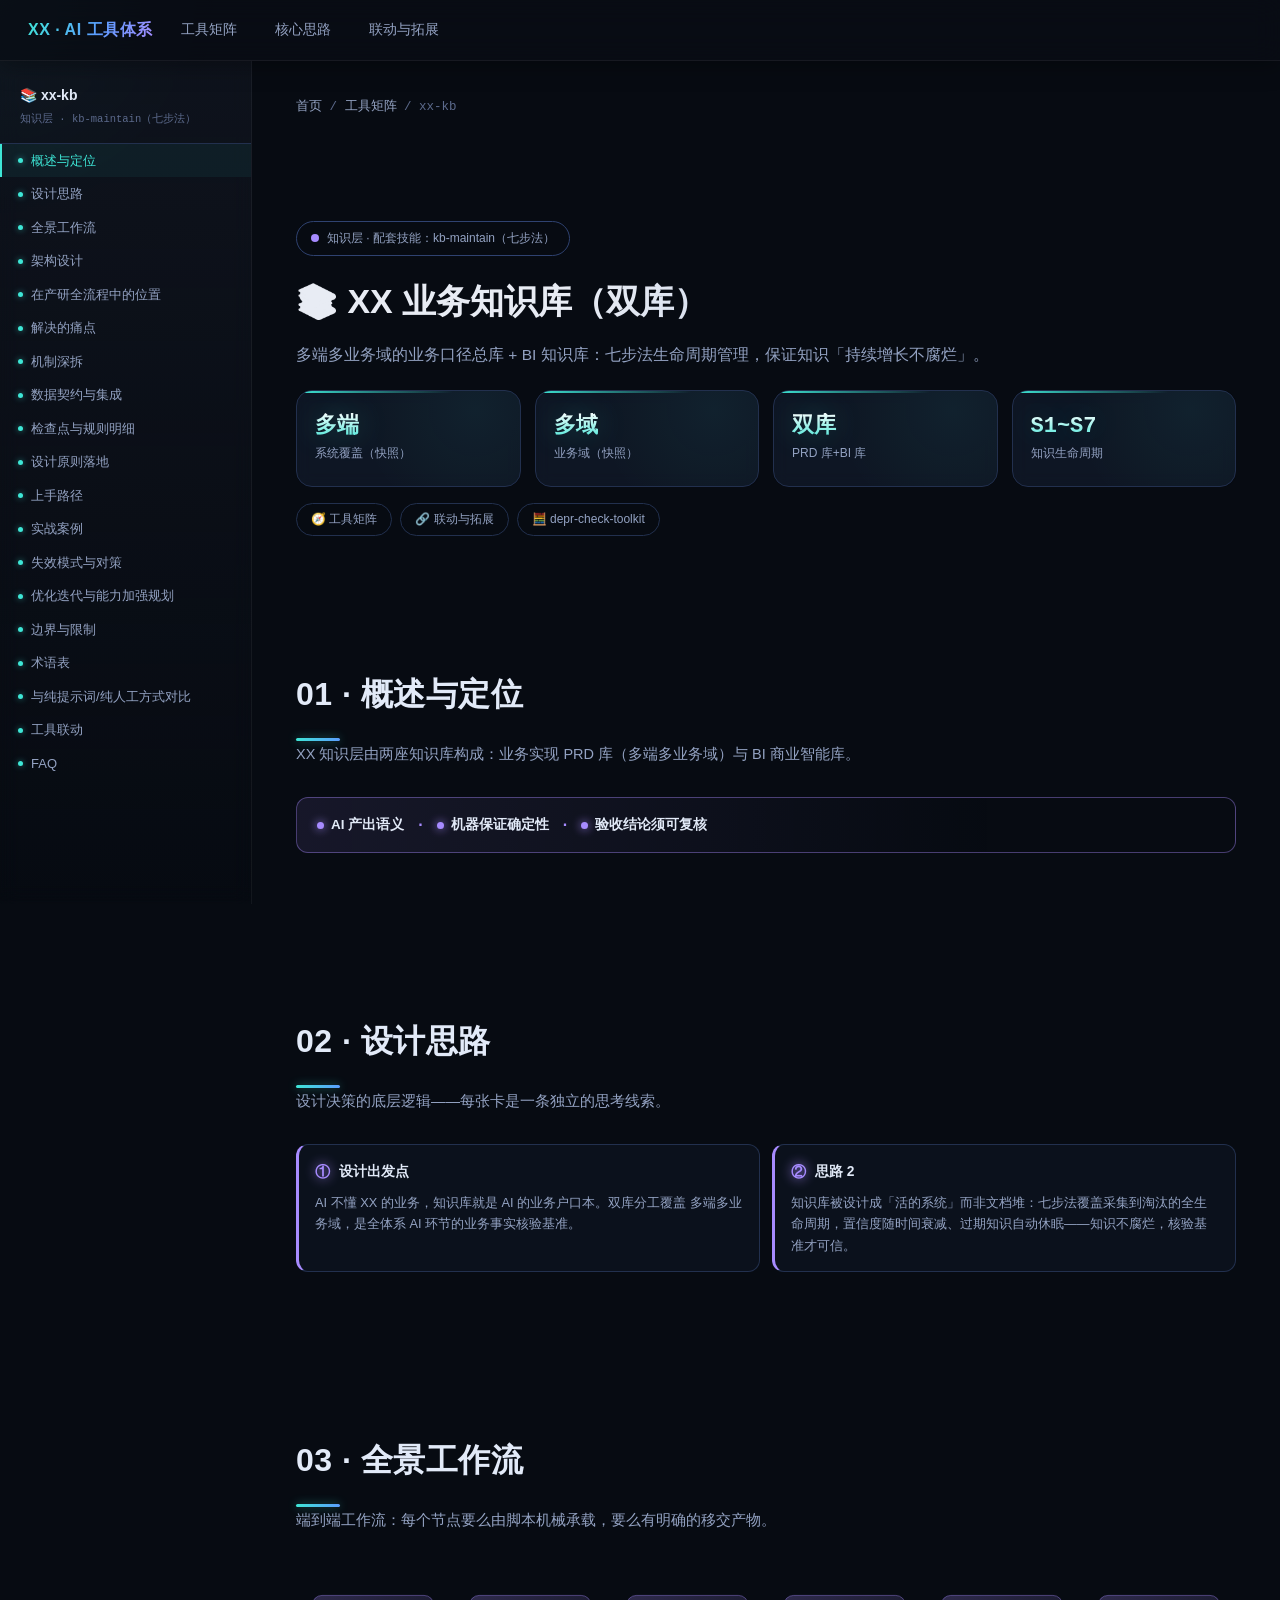
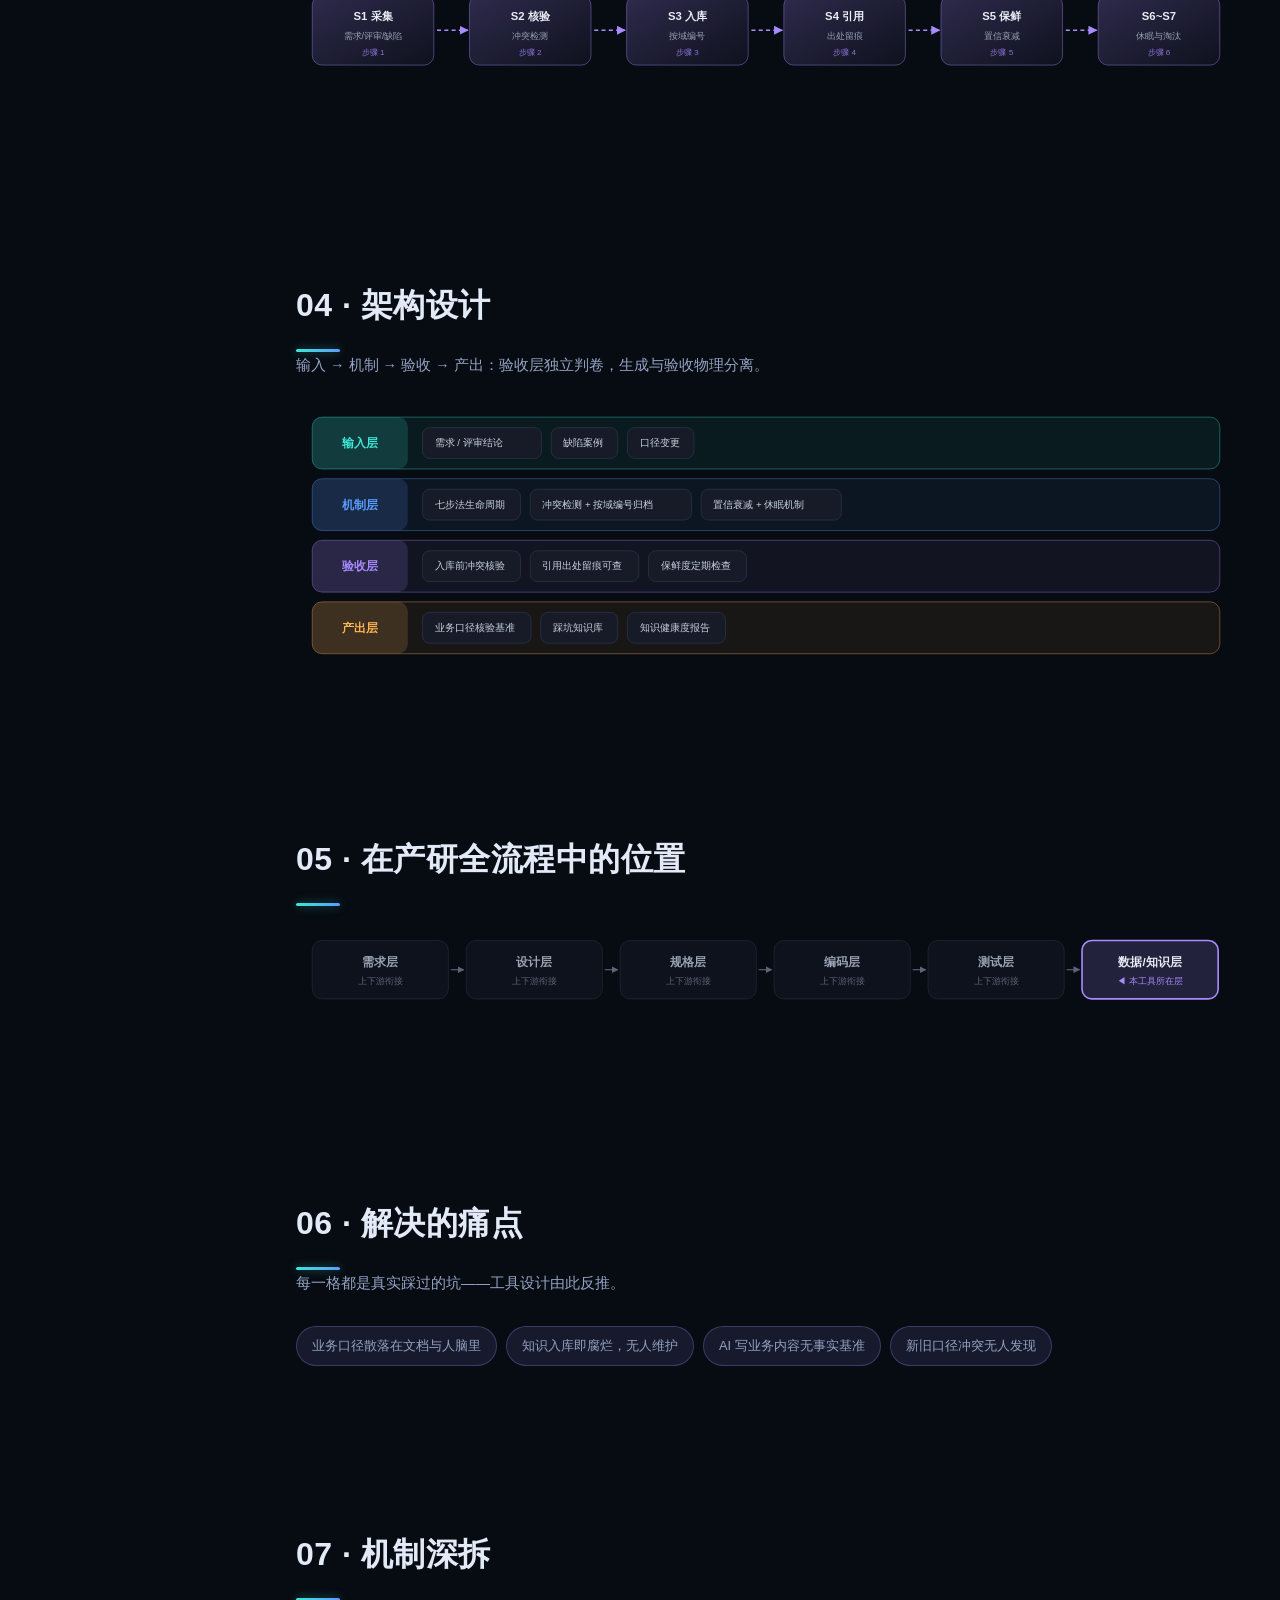
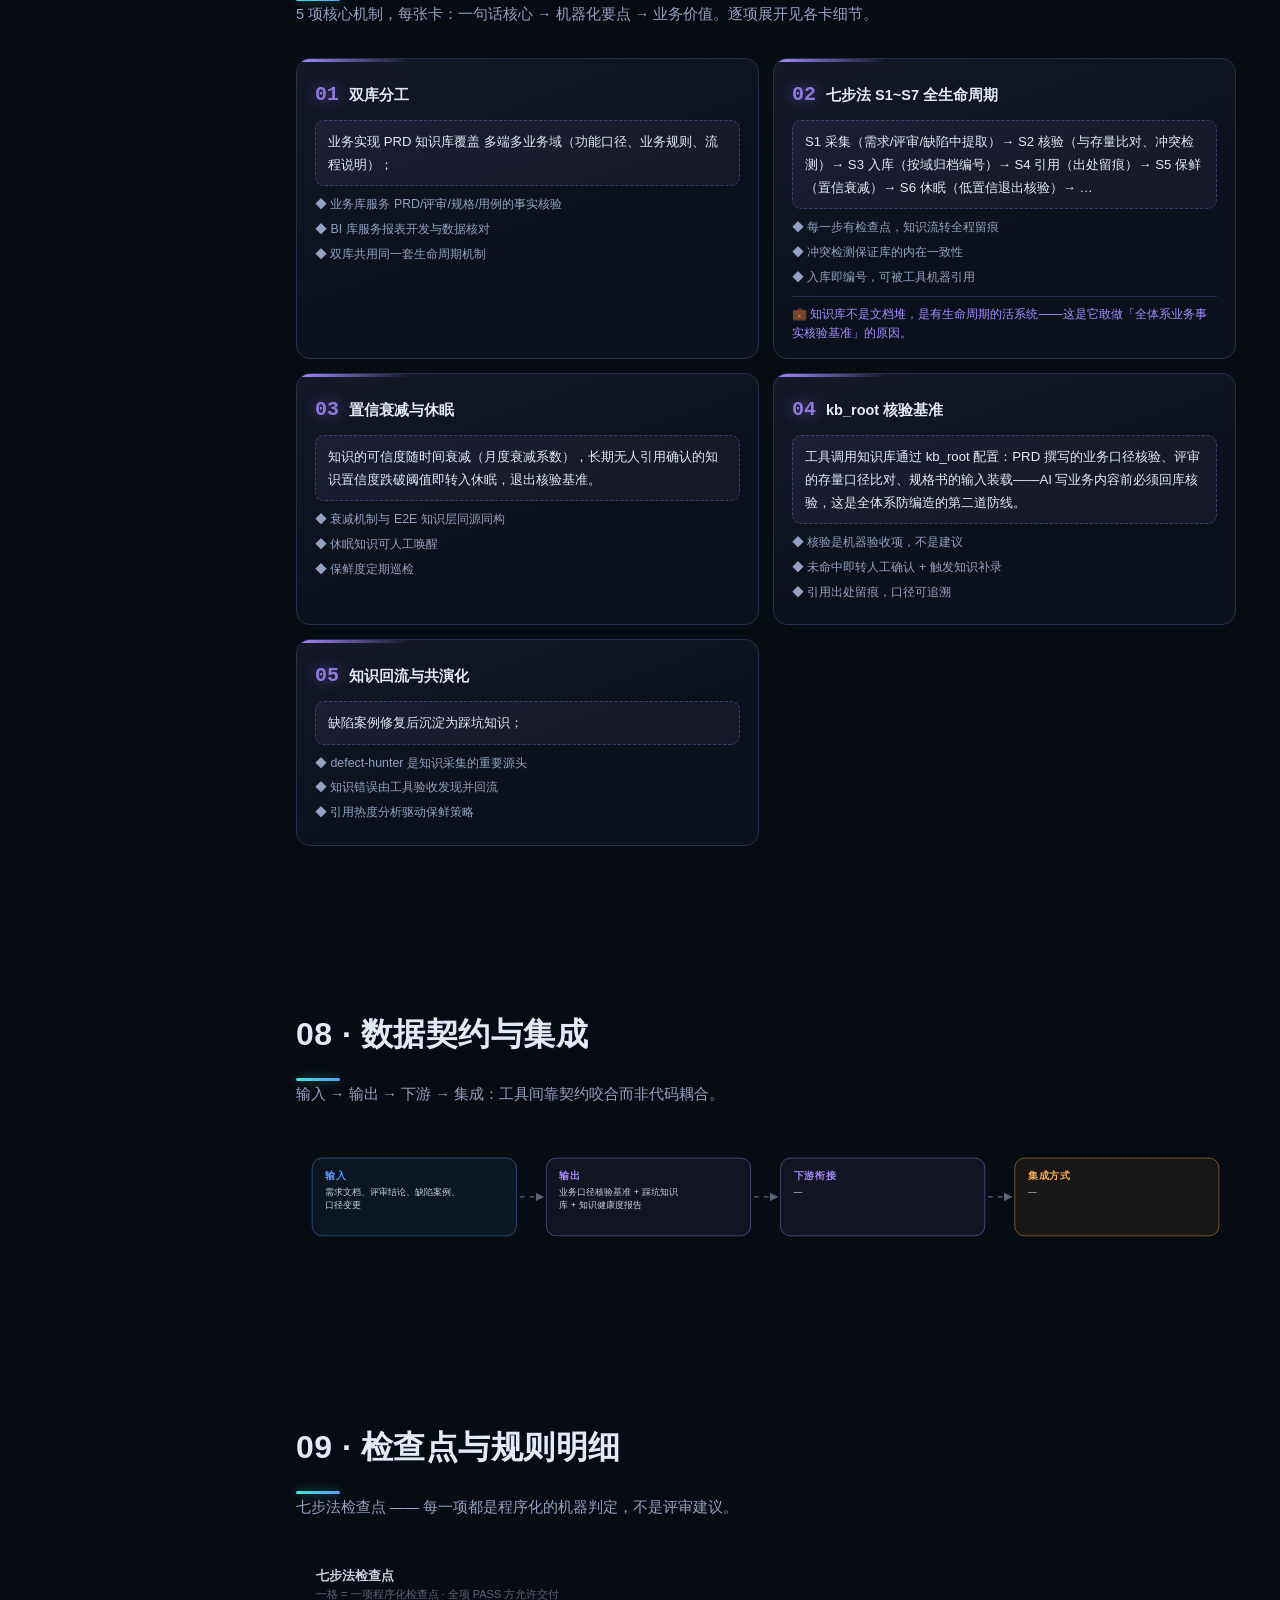
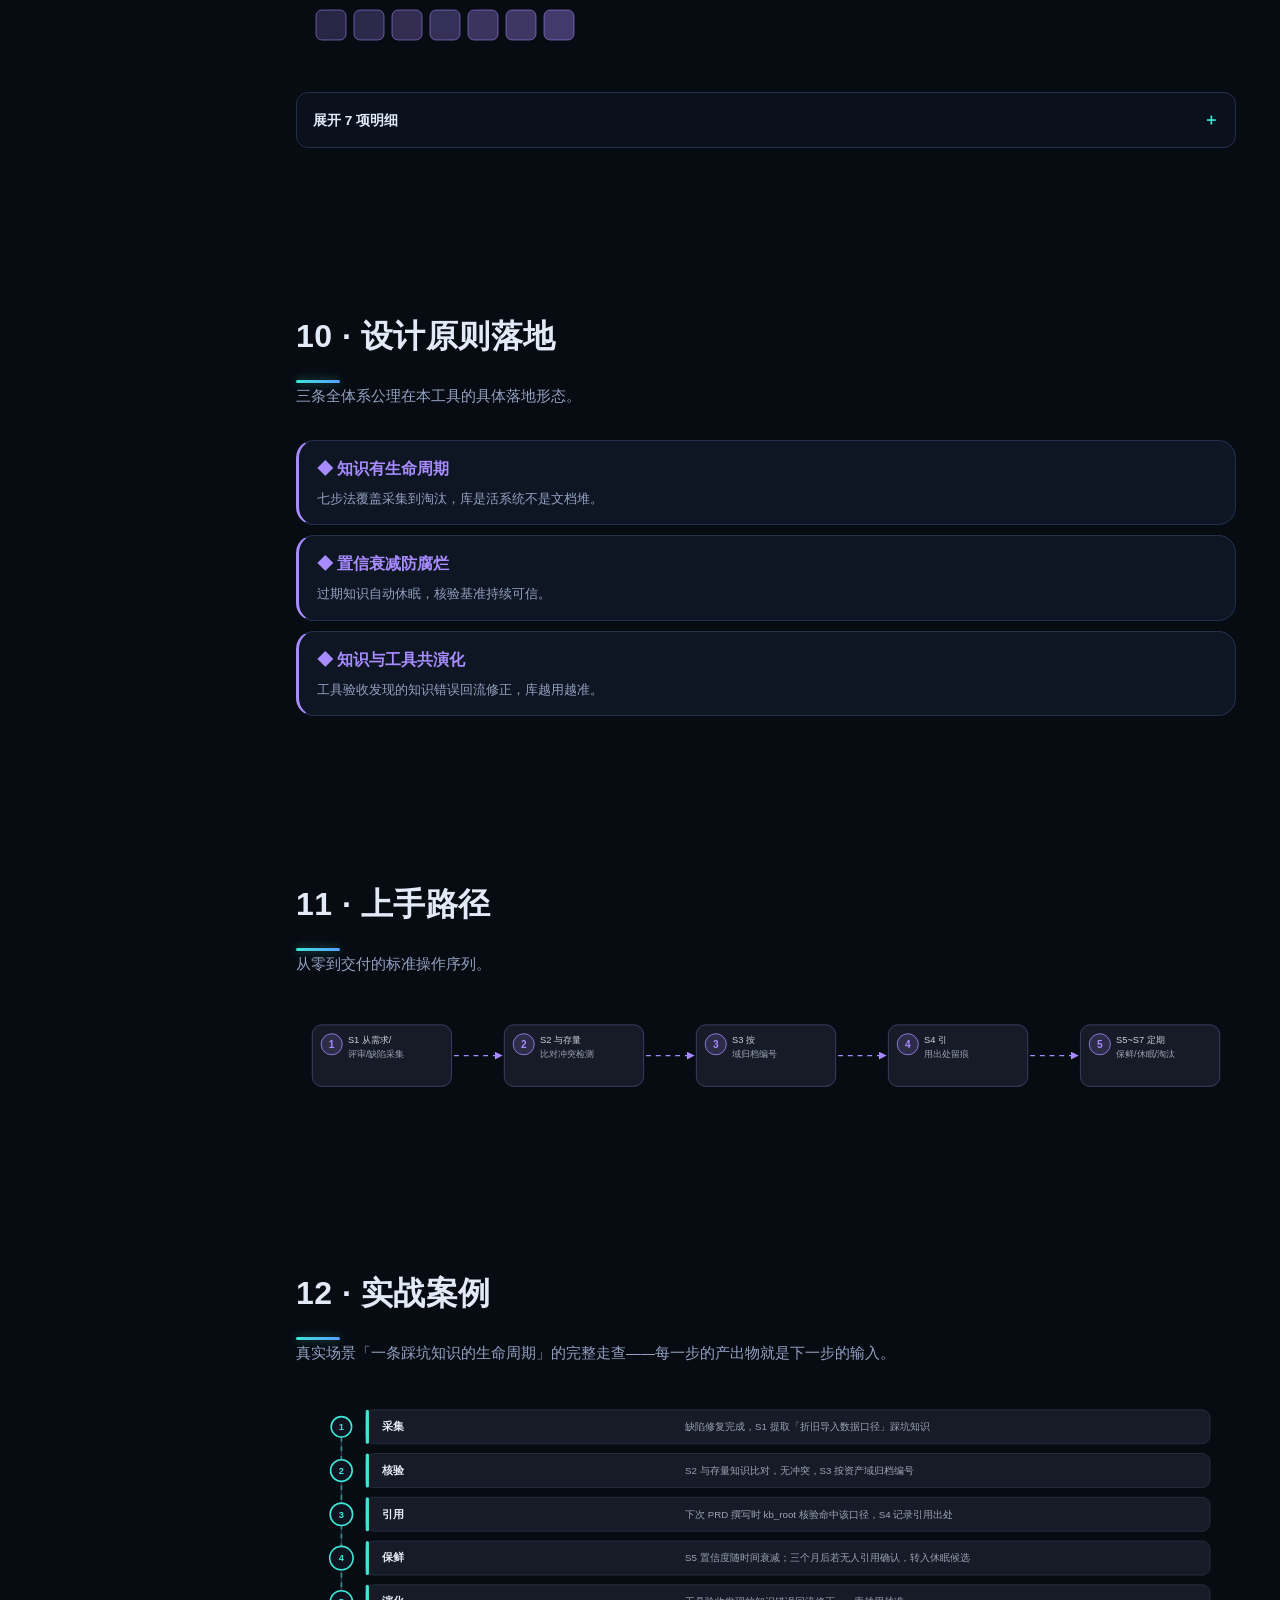
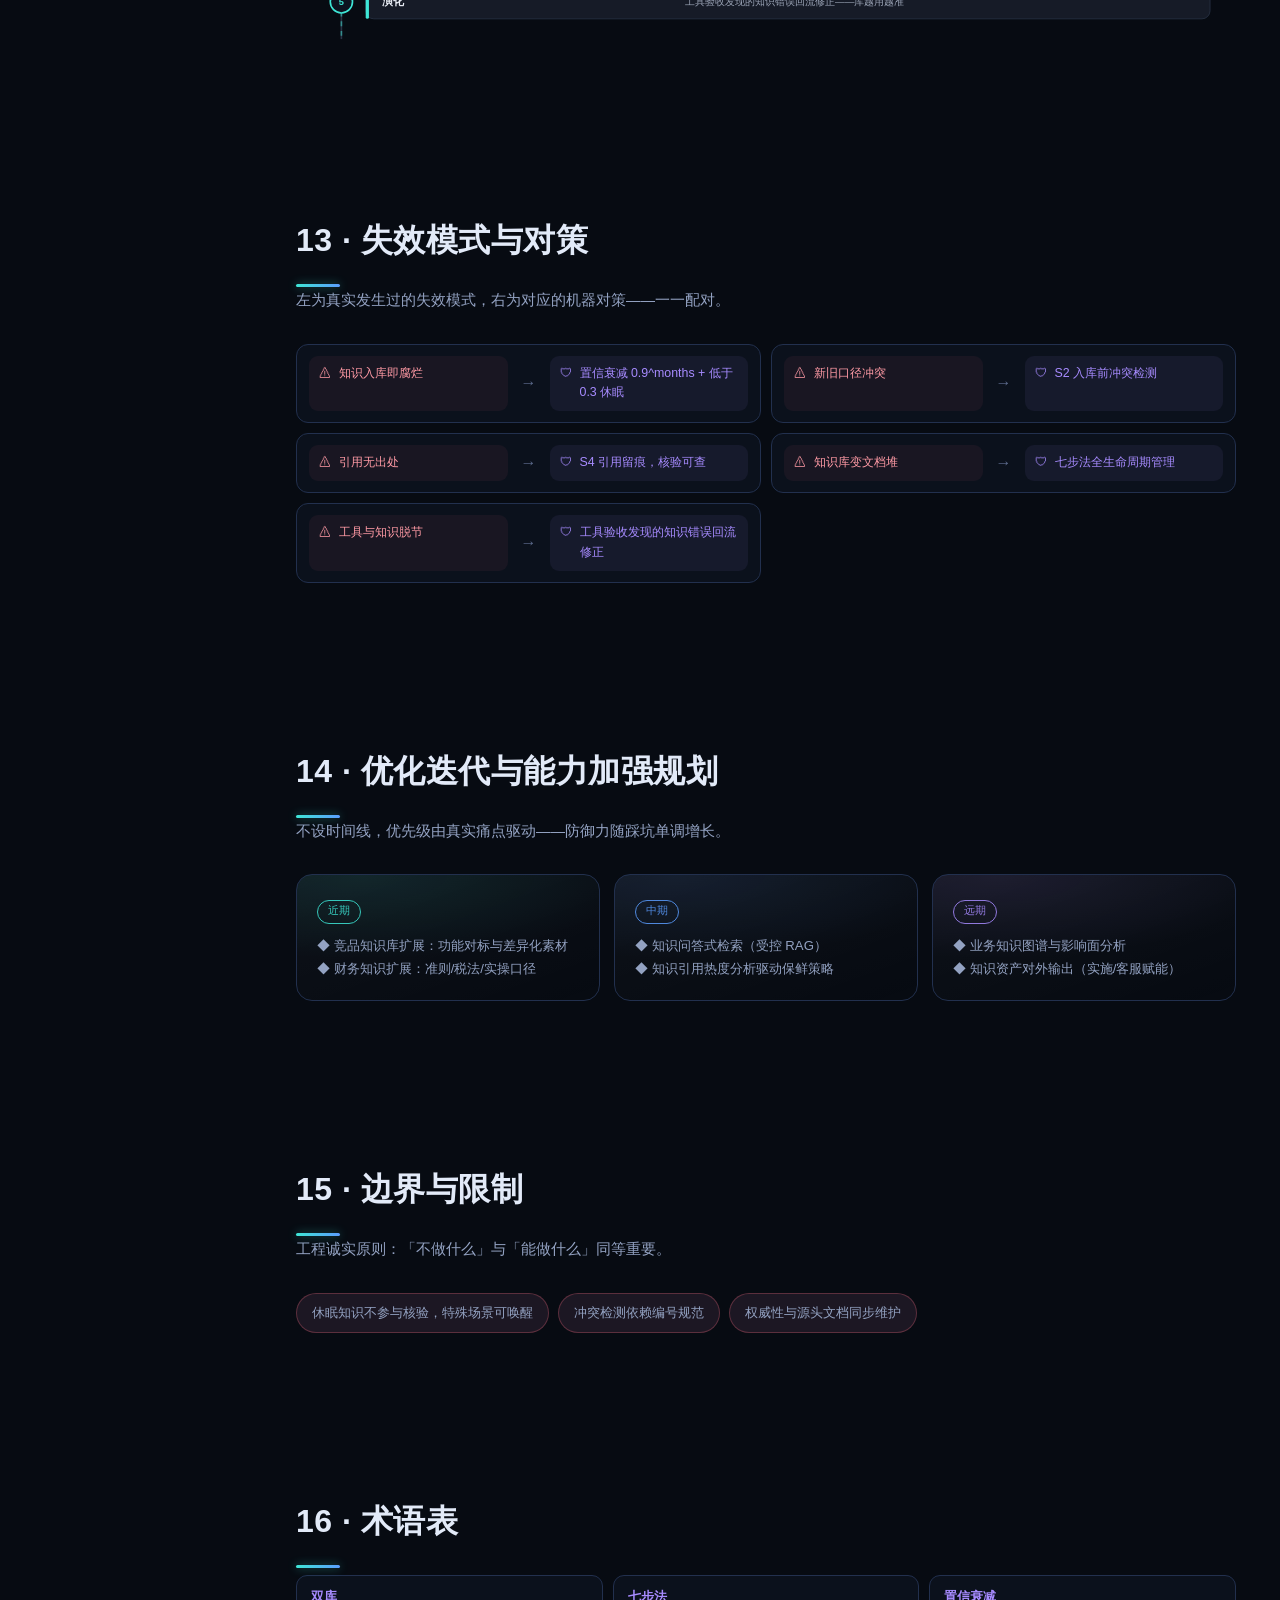
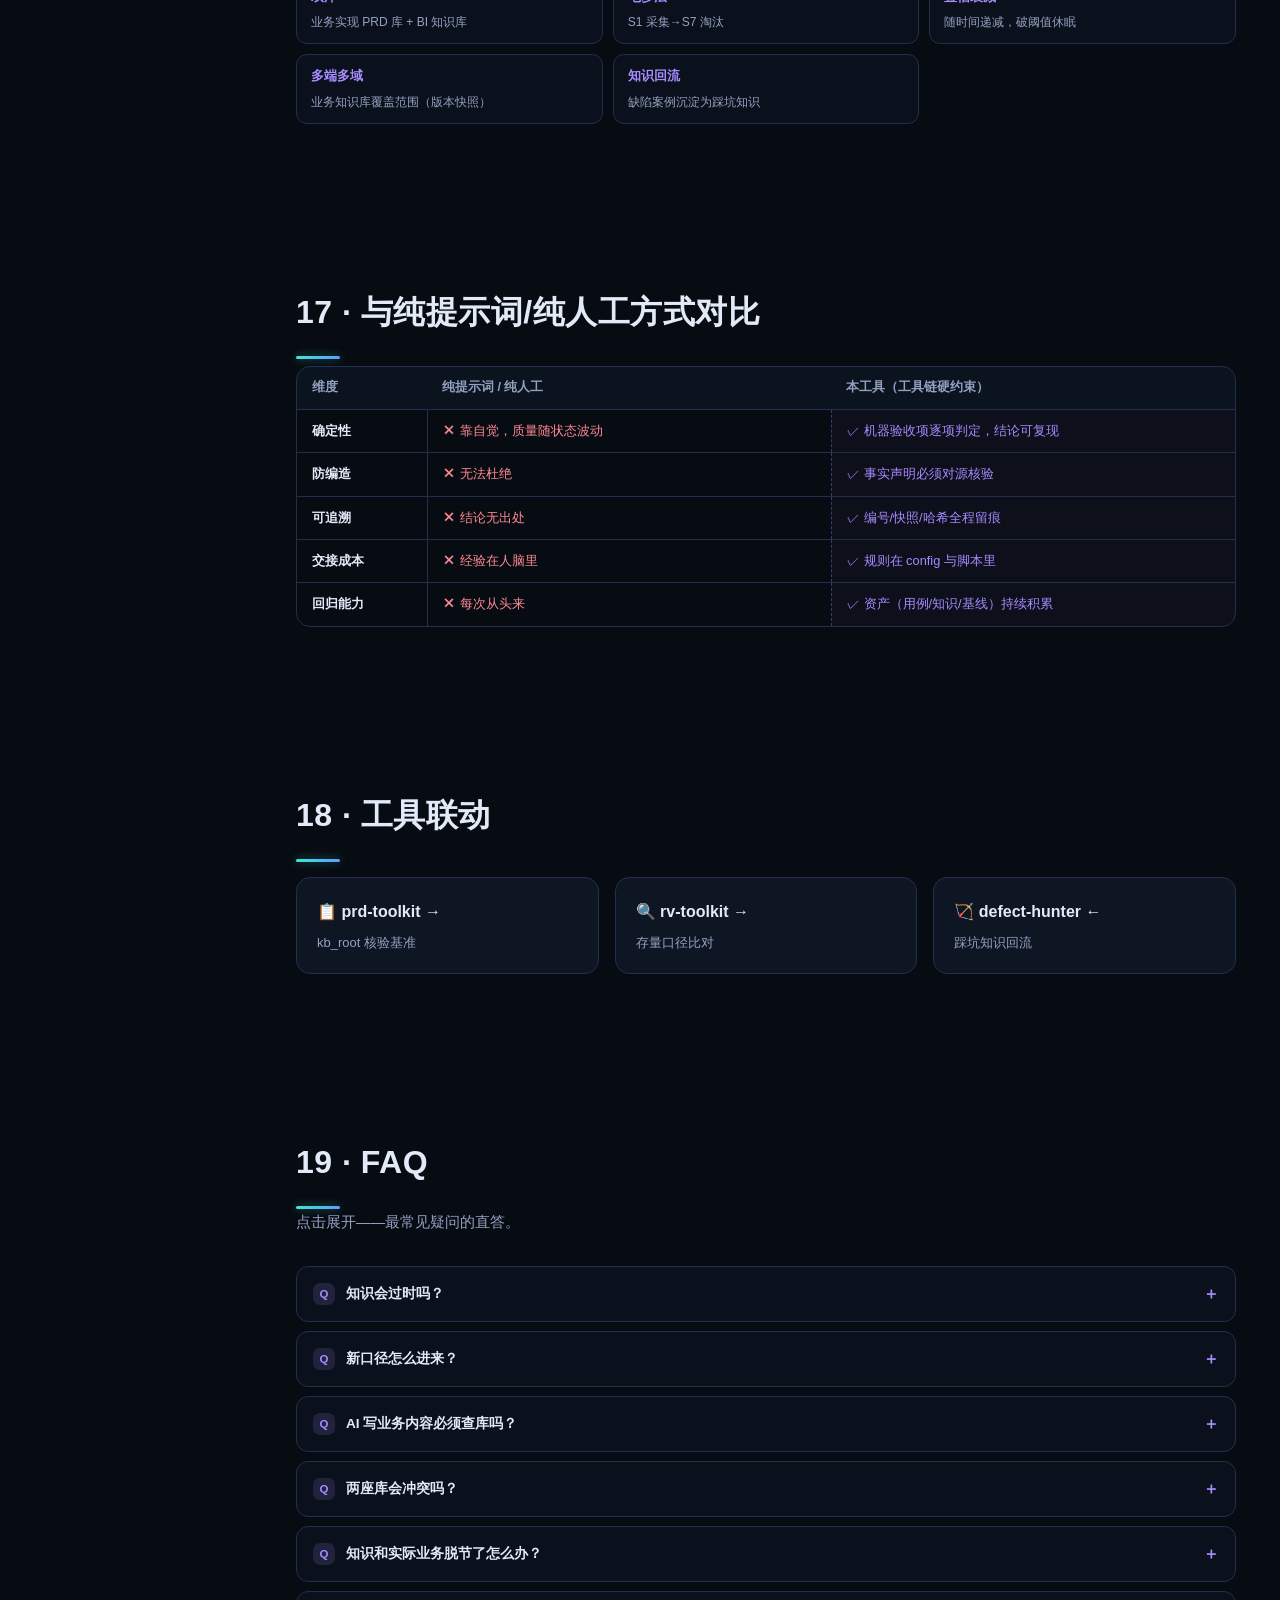
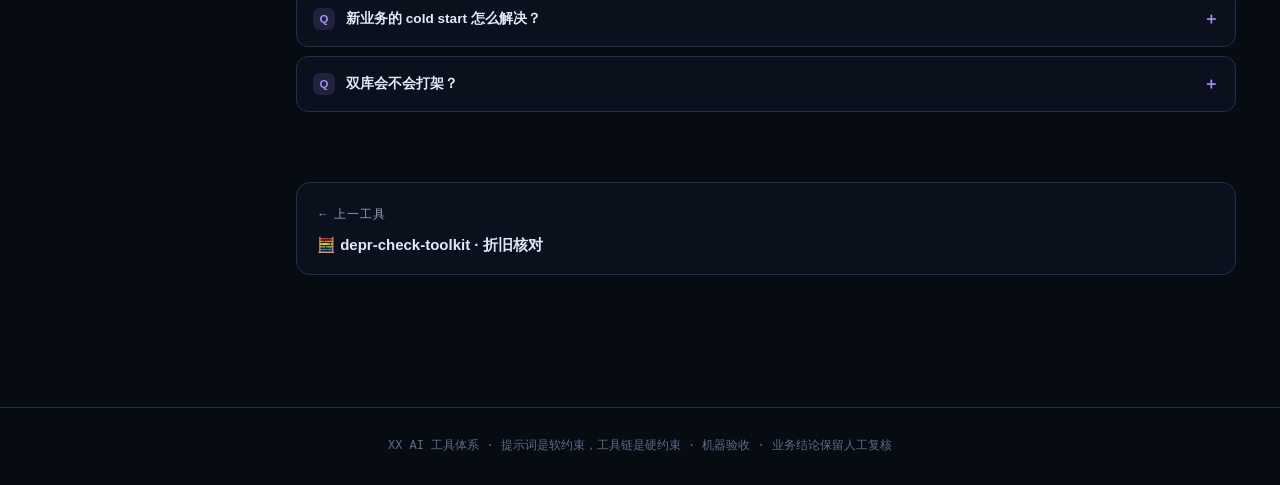
<file: ai-testing-efficiency-system/site/tools/xx-kb.html>
<!DOCTYPE html>
<html lang="zh-CN">
<head>
<meta charset="UTF-8">
<meta name="viewport" content="width=device-width, initial-scale=1.0">
<title>XX 业务知识库（双库） · XX AI 工具体系</title>
<link rel="stylesheet" href="../assets/site.css">
</head>
<body>
<div id="progress"></div>
<div id="cursorGlow"></div>
<nav class="topnav"><a class="brand" href="../index.html">XX · AI 工具体系</a><a class="nl" href="../index.html#matrix">工具矩阵</a><a class="nl" href="../index.html">核心思路</a><a class="nl" href="../linkage.html">联动与拓展</a></nav>
<div class="layout">
<nav class="sidenav"><div class="slogo">📚 xx-kb<div class="sub">知识层 · kb-maintain（七步法）</div></div><a href="#s1"><span class="ndot"></span>概述与定位</a><a href="#s2"><span class="ndot"></span>设计思路</a><a href="#s3"><span class="ndot"></span>全景工作流</a><a href="#s4"><span class="ndot"></span>架构设计</a><a href="#s5"><span class="ndot"></span>在产研全流程中的位置</a><a href="#s6"><span class="ndot"></span>解决的痛点</a><a href="#s7"><span class="ndot"></span>机制深拆</a><a href="#s8"><span class="ndot"></span>数据契约与集成</a><a href="#s9"><span class="ndot"></span>检查点与规则明细</a><a href="#s10"><span class="ndot"></span>设计原则落地</a><a href="#s11"><span class="ndot"></span>上手路径</a><a href="#s12"><span class="ndot"></span>实战案例</a><a href="#s13"><span class="ndot"></span>失效模式与对策</a><a href="#s14"><span class="ndot"></span>优化迭代与能力加强规划</a><a href="#s15"><span class="ndot"></span>边界与限制</a><a href="#s16"><span class="ndot"></span>术语表</a><a href="#s17"><span class="ndot"></span>与纯提示词/纯人工方式对比</a><a href="#s18"><span class="ndot"></span>工具联动</a><a href="#s19"><span class="ndot"></span>FAQ</a></nav>
<main class="main">
<div class="crumbs"><a href="../index.html">首页</a> / <a href="../index.html#matrix">工具矩阵</a> / xx-kb</div><section class="reveal vis" style="margin:22px 0 40px"><div class="badge" style="display:inline-flex;align-items:center;gap:8px;border:1px solid var(--line2);border-radius:999px;padding:6px 14px;font-size:12px;color:var(--dim)"><span style="width:8px;height:8px;border-radius:50%;background:#a78bff;display:inline-block"></span>知识层 · 配套技能：kb-maintain（七步法）</div><h1 style="font-size:34px;font-weight:900;margin:16px 0 10px">📚 XX 业务知识库（双库）</h1><p class="lead" style="color:var(--dim);font-size:15.5px;max-width:860px">多端多业务域的业务口径总库 + BI 知识库：七步法生命周期管理，保证知识「持续增长不腐烂」。</p><div class="stats-row" style="margin-top:22px"><div class="stat-card"><div class="num" style="font-size:22px;line-height:1.25">多端</div><div class="lbl">系统覆盖（快照）</div></div><div class="stat-card"><div class="num" style="font-size:22px;line-height:1.25">多域</div><div class="lbl">业务域（快照）</div></div><div class="stat-card"><div class="num" style="font-size:22px;line-height:1.25">双库</div><div class="lbl">PRD 库+BI 库</div></div><div class="stat-card"><div class="num" style="font-size:22px;line-height:1.25">S1~S7</div><div class="lbl">知识生命周期</div></div></div><div class="rel-chips"><a href="../index.html#matrix">🧭 工具矩阵</a><a href="../linkage.html">🔗 联动与拓展</a><a href="depr-check-toolkit.html">🧮 depr-check-toolkit</a></div></section>
<section id="s1" class="reveal">
<h2 class="sec-title">01 · 概述与定位</h2>
<p class="sec-sub">XX 知识层由两座知识库构成：业务实现 PRD 库（多端多业务域）与 BI 商业智能库。</p><div class="principle-strip" style="--cc:#a78bff"><span>AI 产出语义</span><i>·</i><span>机器保证确定性</span><i>·</i><span>验收结论须可复核</span></div>
</section>
<section id="s2" class="reveal">
<h2 class="sec-title">02 · 设计思路</h2>
<p class="sec-sub">设计决策的底层逻辑——每张卡是一条独立的思考线索。</p><div class="think-grid"><div class="think-card" style="--cc:#a78bff"><div class="tk-h"><span class="tk-i">①</span>设计出发点</div><div class="tk-b">AI 不懂 XX 的业务，知识库就是 AI 的业务户口本。双库分工覆盖 多端多业务域，是全体系 AI 环节的业务事实核验基准。</div></div><div class="think-card" style="--cc:#a78bff"><div class="tk-h"><span class="tk-i">②</span>思路 2</div><div class="tk-b">知识库被设计成「活的系统」而非文档堆：七步法覆盖采集到淘汰的全生命周期，置信度随时间衰减、过期知识自动休眠——知识不腐烂，核验基准才可信。</div></div></div>
</section>
<section id="s3" class="reveal">
<h2 class="sec-title">03 · 全景工作流</h2>
<p class="sec-sub">端到端工作流：每个节点要么由脚本机械承载，要么有明确的移交产物。</p><svg viewBox="0 0 1160 190" style="width:100%;max-width:1160px;display:block;margin:14px 0" xmlns="http://www.w3.org/2000/svg"><defs><linearGradient id="xx-kb-pg" x1="0" y1="0" x2="1" y2="1"><stop offset="0" stop-color="#a78bff" stop-opacity=".25"/><stop offset="1" stop-color="#a78bff" stop-opacity=".05"/></linearGradient><marker id="xx-kb-ar" viewBox="0 0 10 10" refX="9" refY="5" markerWidth="7" markerHeight="7" orient="auto"><path d="M0 0L10 5L0 10z" fill="#a78bff"/></marker></defs><rect x="20" y="40" width="150" height="86" rx="12" fill="url(#xx-kb-pg)" stroke="#a78bff" stroke-opacity=".5"/><text x="95" y="70" text-anchor="middle" fill="#e8ecf4" font-size="14" font-weight="700">S1 采集</text><text x="95" y="94" text-anchor="middle" fill="#9aa3b5" font-size="11">需求/评审/缺陷</text><text x="95" y="114" text-anchor="middle" fill="#a78bff" font-size="10" opacity=".8">步骤 1</text><line x1="174" y1="83" x2="212" y2="83" stroke="#a78bff" stroke-width="1.6" stroke-dasharray="5 4" marker-end="url(#xx-kb-ar)"/><rect x="214" y="40" width="150" height="86" rx="12" fill="url(#xx-kb-pg)" stroke="#a78bff" stroke-opacity=".5"/><text x="289" y="70" text-anchor="middle" fill="#e8ecf4" font-size="14" font-weight="700">S2 核验</text><text x="289" y="94" text-anchor="middle" fill="#9aa3b5" font-size="11">冲突检测</text><text x="289" y="114" text-anchor="middle" fill="#a78bff" font-size="10" opacity=".8">步骤 2</text><line x1="368" y1="83" x2="406" y2="83" stroke="#a78bff" stroke-width="1.6" stroke-dasharray="5 4" marker-end="url(#xx-kb-ar)"/><rect x="408" y="40" width="150" height="86" rx="12" fill="url(#xx-kb-pg)" stroke="#a78bff" stroke-opacity=".5"/><text x="483" y="70" text-anchor="middle" fill="#e8ecf4" font-size="14" font-weight="700">S3 入库</text><text x="483" y="94" text-anchor="middle" fill="#9aa3b5" font-size="11">按域编号</text><text x="483" y="114" text-anchor="middle" fill="#a78bff" font-size="10" opacity=".8">步骤 3</text><line x1="562" y1="83" x2="600" y2="83" stroke="#a78bff" stroke-width="1.6" stroke-dasharray="5 4" marker-end="url(#xx-kb-ar)"/><rect x="602" y="40" width="150" height="86" rx="12" fill="url(#xx-kb-pg)" stroke="#a78bff" stroke-opacity=".5"/><text x="677" y="70" text-anchor="middle" fill="#e8ecf4" font-size="14" font-weight="700">S4 引用</text><text x="677" y="94" text-anchor="middle" fill="#9aa3b5" font-size="11">出处留痕</text><text x="677" y="114" text-anchor="middle" fill="#a78bff" font-size="10" opacity=".8">步骤 4</text><line x1="756" y1="83" x2="794" y2="83" stroke="#a78bff" stroke-width="1.6" stroke-dasharray="5 4" marker-end="url(#xx-kb-ar)"/><rect x="796" y="40" width="150" height="86" rx="12" fill="url(#xx-kb-pg)" stroke="#a78bff" stroke-opacity=".5"/><text x="871" y="70" text-anchor="middle" fill="#e8ecf4" font-size="14" font-weight="700">S5 保鲜</text><text x="871" y="94" text-anchor="middle" fill="#9aa3b5" font-size="11">置信衰减</text><text x="871" y="114" text-anchor="middle" fill="#a78bff" font-size="10" opacity=".8">步骤 5</text><line x1="950" y1="83" x2="988" y2="83" stroke="#a78bff" stroke-width="1.6" stroke-dasharray="5 4" marker-end="url(#xx-kb-ar)"/><rect x="990" y="40" width="150" height="86" rx="12" fill="url(#xx-kb-pg)" stroke="#a78bff" stroke-opacity=".5"/><text x="1065" y="70" text-anchor="middle" fill="#e8ecf4" font-size="14" font-weight="700">S6~S7</text><text x="1065" y="94" text-anchor="middle" fill="#9aa3b5" font-size="11">休眠与淘汰</text><text x="1065" y="114" text-anchor="middle" fill="#a78bff" font-size="10" opacity=".8">步骤 6</text></svg>
</section>
<section id="s4" class="reveal">
<h2 class="sec-title">04 · 架构设计</h2>
<p class="sec-sub">输入 → 机制 → 验收 → 产出：验收层独立判卷，生成与验收物理分离。</p><svg viewBox="0 0 1160 324" style="width:100%;max-width:1160px;display:block;margin:14px 0" xmlns="http://www.w3.org/2000/svg"><rect x="20" y="10" width="1120" height="64" rx="12" fill="#3ee6d6" fill-opacity=".07" stroke="#3ee6d6" stroke-opacity=".45"/><rect x="20" y="10" width="118" height="64" rx="12" fill="#3ee6d6" fill-opacity=".16"/><text x="79" y="47" text-anchor="middle" fill="#3ee6d6" font-size="14.5" font-weight="800">输入层</text><rect x="156" y="23" width="147" height="38" rx="9" fill="#161b27" stroke="#2a3346"/><text x="171" y="46" fill="#c9d2e0" font-size="12">需求 / 评审结论</text><rect x="315" y="23" width="82" height="38" rx="9" fill="#161b27" stroke="#2a3346"/><text x="330" y="46" fill="#c9d2e0" font-size="12">缺陷案例</text><rect x="409" y="23" width="82" height="38" rx="9" fill="#161b27" stroke="#2a3346"/><text x="424" y="46" fill="#c9d2e0" font-size="12">口径变更</text><rect x="20" y="86" width="1120" height="64" rx="12" fill="#5b9dff" fill-opacity=".07" stroke="#5b9dff" stroke-opacity=".45"/><rect x="20" y="86" width="118" height="64" rx="12" fill="#5b9dff" fill-opacity=".16"/><text x="79" y="123" text-anchor="middle" fill="#5b9dff" font-size="14.5" font-weight="800">机制层</text><rect x="156" y="99" width="121" height="38" rx="9" fill="#161b27" stroke="#2a3346"/><text x="171" y="122" fill="#c9d2e0" font-size="12">七步法生命周期</text><rect x="289" y="99" width="199" height="38" rx="9" fill="#161b27" stroke="#2a3346"/><text x="304" y="122" fill="#c9d2e0" font-size="12">冲突检测 + 按域编号归档</text><rect x="500" y="99" width="173" height="38" rx="9" fill="#161b27" stroke="#2a3346"/><text x="515" y="122" fill="#c9d2e0" font-size="12">置信衰减 + 休眠机制</text><rect x="20" y="162" width="1120" height="64" rx="12" fill="#a78bff" fill-opacity=".07" stroke="#a78bff" stroke-opacity=".45"/><rect x="20" y="162" width="118" height="64" rx="12" fill="#a78bff" fill-opacity=".16"/><text x="79" y="199" text-anchor="middle" fill="#a78bff" font-size="14.5" font-weight="800">验收层</text><rect x="156" y="175" width="121" height="38" rx="9" fill="#161b27" stroke="#2a3346"/><text x="171" y="198" fill="#c9d2e0" font-size="12">入库前冲突核验</text><rect x="289" y="175" width="134" height="38" rx="9" fill="#161b27" stroke="#2a3346"/><text x="304" y="198" fill="#c9d2e0" font-size="12">引用出处留痕可查</text><rect x="435" y="175" width="121" height="38" rx="9" fill="#161b27" stroke="#2a3346"/><text x="450" y="198" fill="#c9d2e0" font-size="12">保鲜度定期检查</text><rect x="20" y="238" width="1120" height="64" rx="12" fill="#ffb454" fill-opacity=".07" stroke="#ffb454" stroke-opacity=".45"/><rect x="20" y="238" width="118" height="64" rx="12" fill="#ffb454" fill-opacity=".16"/><text x="79" y="275" text-anchor="middle" fill="#ffb454" font-size="14.5" font-weight="800">产出层</text><rect x="156" y="251" width="134" height="38" rx="9" fill="#161b27" stroke="#2a3346"/><text x="171" y="274" fill="#c9d2e0" font-size="12">业务口径核验基准</text><rect x="302" y="251" width="95" height="38" rx="9" fill="#161b27" stroke="#2a3346"/><text x="317" y="274" fill="#c9d2e0" font-size="12">踩坑知识库</text><rect x="409" y="251" width="121" height="38" rx="9" fill="#161b27" stroke="#2a3346"/><text x="424" y="274" fill="#c9d2e0" font-size="12">知识健康度报告</text></svg>
</section>
<section id="s5" class="reveal">
<h2 class="sec-title">05 · 在产研全流程中的位置</h2>
<svg viewBox="0 0 1160 150" style="width:100%;max-width:1160px;display:block;margin:14px 0" xmlns="http://www.w3.org/2000/svg"><defs><marker id="xx-kb-ps" viewBox="0 0 10 10" refX="9" refY="5" markerWidth="6" markerHeight="6" orient="auto"><path d="M0 0L10 5L0 10z" fill="#5b6478"/></marker></defs><rect x="20" y="34" width="168" height="72" rx="12" fill="#161b27" fill-opacity=".5" stroke="#2a3346" stroke-opacity=".7" stroke-width="1"/><text x="104" y="66" text-anchor="middle" fill="#9aa3b5" font-size="14.5" font-weight="600">需求层</text><text x="104" y="88" text-anchor="middle" fill="#5b6478" font-size="11">上下游衔接</text><line x1="191" y1="70" x2="207" y2="70" stroke="#5b6478" stroke-width="1.4" marker-end="url(#xx-kb-ps)"/><rect x="210" y="34" width="168" height="72" rx="12" fill="#161b27" fill-opacity=".5" stroke="#2a3346" stroke-opacity=".7" stroke-width="1"/><text x="294" y="66" text-anchor="middle" fill="#9aa3b5" font-size="14.5" font-weight="600">设计层</text><text x="294" y="88" text-anchor="middle" fill="#5b6478" font-size="11">上下游衔接</text><line x1="381" y1="70" x2="397" y2="70" stroke="#5b6478" stroke-width="1.4" marker-end="url(#xx-kb-ps)"/><rect x="400" y="34" width="168" height="72" rx="12" fill="#161b27" fill-opacity=".5" stroke="#2a3346" stroke-opacity=".7" stroke-width="1"/><text x="484" y="66" text-anchor="middle" fill="#9aa3b5" font-size="14.5" font-weight="600">规格层</text><text x="484" y="88" text-anchor="middle" fill="#5b6478" font-size="11">上下游衔接</text><line x1="571" y1="70" x2="587" y2="70" stroke="#5b6478" stroke-width="1.4" marker-end="url(#xx-kb-ps)"/><rect x="590" y="34" width="168" height="72" rx="12" fill="#161b27" fill-opacity=".5" stroke="#2a3346" stroke-opacity=".7" stroke-width="1"/><text x="674" y="66" text-anchor="middle" fill="#9aa3b5" font-size="14.5" font-weight="600">编码层</text><text x="674" y="88" text-anchor="middle" fill="#5b6478" font-size="11">上下游衔接</text><line x1="761" y1="70" x2="777" y2="70" stroke="#5b6478" stroke-width="1.4" marker-end="url(#xx-kb-ps)"/><rect x="780" y="34" width="168" height="72" rx="12" fill="#161b27" fill-opacity=".5" stroke="#2a3346" stroke-opacity=".7" stroke-width="1"/><text x="864" y="66" text-anchor="middle" fill="#9aa3b5" font-size="14.5" font-weight="600">测试层</text><text x="864" y="88" text-anchor="middle" fill="#5b6478" font-size="11">上下游衔接</text><line x1="951" y1="70" x2="967" y2="70" stroke="#5b6478" stroke-width="1.4" marker-end="url(#xx-kb-ps)"/><rect x="970" y="34" width="168" height="72" rx="12" fill="#a78bff" fill-opacity=".18" stroke="#a78bff" stroke-opacity="1" stroke-width="2"/><text x="1054" y="66" text-anchor="middle" fill="#e8ecf4" font-size="14.5" font-weight="800">数据/知识层</text><text x="1054" y="88" text-anchor="middle" fill="#a78bff" font-size="11">◀ 本工具所在层</text></svg>
</section>
<section id="s6" class="reveal">
<h2 class="sec-title">06 · 解决的痛点</h2>
<p class="sec-sub">每一格都是真实踩过的坑——工具设计由此反推。</p><div class="chips"><span class="chip" style="--cc:#a78bff">业务口径散落在文档与人脑里</span><span class="chip" style="--cc:#a78bff">知识入库即腐烂，无人维护</span><span class="chip" style="--cc:#a78bff">AI 写业务内容无事实基准</span><span class="chip" style="--cc:#a78bff">新旧口径冲突无人发现</span></div>
</section>
<section id="s7" class="reveal">
<h2 class="sec-title">07 · 机制深拆</h2>
<p class="sec-sub">5 项核心机制，每张卡：一句话核心 → 机器化要点 → 业务价值。逐项展开见各卡细节。</p><div class="mech-grid"><div class="mech-card" style="--cc:#a78bff"><div class="mc-h"><span class="mc-n">01</span><span class="mc-t">双库分工</span></div><div class="mc-core">业务实现 PRD 知识库覆盖 多端多业务域（功能口径、业务规则、流程说明）；</div><div class="mc-pts"><span class="mc-p">◆ 业务库服务 PRD/评审/规格/用例的事实核验</span><span class="mc-p">◆ BI 库服务报表开发与数据核对</span><span class="mc-p">◆ 双库共用同一套生命周期机制</span></div></div><div class="mech-card" style="--cc:#a78bff"><div class="mc-h"><span class="mc-n">02</span><span class="mc-t">七步法 S1~S7 全生命周期</span></div><div class="mc-core">S1 采集（需求/评审/缺陷中提取）→ S2 核验（与存量比对、冲突检测）→ S3 入库（按域归档编号）→ S4 引用（出处留痕）→ S5 保鲜（置信衰减）→ S6 休眠（低置信退出核验）→ …</div><div class="mc-pts"><span class="mc-p">◆ 每一步有检查点，知识流转全程留痕</span><span class="mc-p">◆ 冲突检测保证库的内在一致性</span><span class="mc-p">◆ 入库即编号，可被工具机器引用</span></div><div class="mc-biz">💼 知识库不是文档堆，是有生命周期的活系统——这是它敢做「全体系业务事实核验基准」的原因。</div></div><div class="mech-card" style="--cc:#a78bff"><div class="mc-h"><span class="mc-n">03</span><span class="mc-t">置信衰减与休眠</span></div><div class="mc-core">知识的可信度随时间衰减（月度衰减系数），长期无人引用确认的知识置信度跌破阈值即转入休眠，退出核验基准。</div><div class="mc-pts"><span class="mc-p">◆ 衰减机制与 E2E 知识层同源同构</span><span class="mc-p">◆ 休眠知识可人工唤醒</span><span class="mc-p">◆ 保鲜度定期巡检</span></div></div><div class="mech-card" style="--cc:#a78bff"><div class="mc-h"><span class="mc-n">04</span><span class="mc-t">kb_root 核验基准</span></div><div class="mc-core">工具调用知识库通过 kb_root 配置：PRD 撰写的业务口径核验、评审的存量口径比对、规格书的输入装载——AI 写业务内容前必须回库核验，这是全体系防编造的第二道防线。</div><div class="mc-pts"><span class="mc-p">◆ 核验是机器验收项，不是建议</span><span class="mc-p">◆ 未命中即转人工确认 + 触发知识补录</span><span class="mc-p">◆ 引用出处留痕，口径可追溯</span></div></div><div class="mech-card" style="--cc:#a78bff"><div class="mc-h"><span class="mc-n">05</span><span class="mc-t">知识回流与共演化</span></div><div class="mc-core">缺陷案例修复后沉淀为踩坑知识；</div><div class="mc-pts"><span class="mc-p">◆ defect-hunter 是知识采集的重要源头</span><span class="mc-p">◆ 知识错误由工具验收发现并回流</span><span class="mc-p">◆ 引用热度分析驱动保鲜策略</span></div></div></div>
</section>
<section id="s8" class="reveal">
<h2 class="sec-title">08 · 数据契约与集成</h2>
<p class="sec-sub">输入 → 输出 → 下游 → 集成：工具间靠契约咬合而非代码耦合。</p><svg viewBox="0 0 1160 150" style="width:100%;max-width:1160px;display:block;margin:14px 0" xmlns="http://www.w3.org/2000/svg"><defs><marker id="xx-kb-io" viewBox="0 0 10 10" refX="9" refY="5" markerWidth="7" markerHeight="7" orient="auto"><path d="M0 0L10 5L0 10z" fill="#5b6478"/></marker></defs><rect x="20" y="26" width="252" height="96" rx="12" fill="#5b9dff" fill-opacity=".07" stroke="#5b9dff" stroke-opacity=".5"/><text x="36" y="52" fill="#5b9dff" font-size="12" font-weight="800" letter-spacing="1">输入</text><text x="36" y="72" fill="#c9d2e0" font-size="11">需求文档、评审结论、缺陷案例、</text><text x="36" y="88" fill="#c9d2e0" font-size="11">口径变更</text><line x1="276" y1="74" x2="305" y2="74" stroke="#5b6478" stroke-width="1.5" stroke-dasharray="5 4" class="flowline" marker-end="url(#xx-kb-io)"/><rect x="309" y="26" width="252" height="96" rx="12" fill="#a78bff" fill-opacity=".07" stroke="#a78bff" stroke-opacity=".5"/><text x="325" y="52" fill="#a78bff" font-size="12" font-weight="800" letter-spacing="1">输出</text><text x="325" y="72" fill="#c9d2e0" font-size="11">业务口径核验基准 + 踩坑知识</text><text x="325" y="88" fill="#c9d2e0" font-size="11">库 + 知识健康度报告</text><line x1="565" y1="74" x2="594" y2="74" stroke="#5b6478" stroke-width="1.5" stroke-dasharray="5 4" class="flowline" marker-end="url(#xx-kb-io)"/><rect x="598" y="26" width="252" height="96" rx="12" fill="#a78bff" fill-opacity=".07" stroke="#a78bff" stroke-opacity=".5"/><text x="614" y="52" fill="#a78bff" font-size="12" font-weight="800" letter-spacing="1">下游衔接</text><text x="614" y="72" fill="#c9d2e0" font-size="11">—</text><line x1="854" y1="74" x2="883" y2="74" stroke="#5b6478" stroke-width="1.5" stroke-dasharray="5 4" class="flowline" marker-end="url(#xx-kb-io)"/><rect x="887" y="26" width="252" height="96" rx="12" fill="#ffb454" fill-opacity=".07" stroke="#ffb454" stroke-opacity=".5"/><text x="903" y="52" fill="#ffb454" font-size="12" font-weight="800" letter-spacing="1">集成方式</text><text x="903" y="72" fill="#c9d2e0" font-size="11">—</text></svg>
</section>
<section id="s9" class="reveal">
<h2 class="sec-title">09 · 检查点与规则明细</h2>
<p class="sec-sub">七步法检查点 —— 每一项都是程序化的机器判定，不是评审建议。</p><svg viewBox="0 0 572 128" style="width:100%;max-width:572px;display:block;margin:14px 0" xmlns="http://www.w3.org/2000/svg"><g font-family="inherit"><text x="20" y="30" fill="#c9d2e0" font-size="13" font-weight="800">七步法检查点</text><text x="20" y="48" fill="#5b6478" font-size="11">一格 = 一项程序化检查点 · 全项 PASS 方允许交付</text><rect x="20" y="60" width="30" height="30" rx="6" fill="#a78bff" fill-opacity=".18" stroke="#a78bff" stroke-opacity=".55"><animate attributeName="fill-opacity" values=".18;.4;.18" dur="3s" begin="0.00s" repeatCount="indefinite"/></rect><rect x="58" y="60" width="30" height="30" rx="6" fill="#a78bff" fill-opacity=".18" stroke="#a78bff" stroke-opacity=".55"><animate attributeName="fill-opacity" values=".18;.4;.18" dur="3s" begin="0.18s" repeatCount="indefinite"/></rect><rect x="96" y="60" width="30" height="30" rx="6" fill="#a78bff" fill-opacity=".18" stroke="#a78bff" stroke-opacity=".55"><animate attributeName="fill-opacity" values=".18;.4;.18" dur="3s" begin="0.36s" repeatCount="indefinite"/></rect><rect x="134" y="60" width="30" height="30" rx="6" fill="#a78bff" fill-opacity=".18" stroke="#a78bff" stroke-opacity=".55"><animate attributeName="fill-opacity" values=".18;.4;.18" dur="3s" begin="0.54s" repeatCount="indefinite"/></rect><rect x="172" y="60" width="30" height="30" rx="6" fill="#a78bff" fill-opacity=".18" stroke="#a78bff" stroke-opacity=".55"><animate attributeName="fill-opacity" values=".18;.4;.18" dur="3s" begin="0.72s" repeatCount="indefinite"/></rect><rect x="210" y="60" width="30" height="30" rx="6" fill="#a78bff" fill-opacity=".18" stroke="#a78bff" stroke-opacity=".55"><animate attributeName="fill-opacity" values=".18;.4;.18" dur="3s" begin="0.90s" repeatCount="indefinite"/></rect><rect x="248" y="60" width="30" height="30" rx="6" fill="#a78bff" fill-opacity=".18" stroke="#a78bff" stroke-opacity=".55"><animate attributeName="fill-opacity" values=".18;.4;.18" dur="3s" begin="1.08s" repeatCount="indefinite"/></rect></g></svg><details class="fq"><summary>展开 7 项明细</summary><div style="display:grid;grid-template-columns:repeat(auto-fill,minmax(280px,1fr));gap:8px;margin-top:12px"><div style="background:var(--bg2);border:1px solid var(--line);border-radius:9px;padding:8px 12px;font-size:12.4px;color:var(--dim)">S1 采集来源留痕</div><div style="background:var(--bg2);border:1px solid var(--line);border-radius:9px;padding:8px 12px;font-size:12.4px;color:var(--dim)">S2 冲突检测记录</div><div style="background:var(--bg2);border:1px solid var(--line);border-radius:9px;padding:8px 12px;font-size:12.4px;color:var(--dim)">S3 编号可追溯</div><div style="background:var(--bg2);border:1px solid var(--line);border-radius:9px;padding:8px 12px;font-size:12.4px;color:var(--dim)">S4 引用出处可查</div><div style="background:var(--bg2);border:1px solid var(--line);border-radius:9px;padding:8px 12px;font-size:12.4px;color:var(--dim)">S5 置信衰减计算</div><div style="background:var(--bg2);border:1px solid var(--line);border-radius:9px;padding:8px 12px;font-size:12.4px;color:var(--dim)">S6 休眠标记</div><div style="background:var(--bg2);border:1px solid var(--line);border-radius:9px;padding:8px 12px;font-size:12.4px;color:var(--dim)">S7 淘汰归档</div></div></details>
</section>
<section id="s10" class="reveal">
<h2 class="sec-title">10 · 设计原则落地</h2>
<p class="sec-sub">三条全体系公理在本工具的具体落地形态。</p><div class="card pcard" style="padding:14px 18px;margin:10px 0;--cc:#a78bff"><div style="font-weight:700;color:#a78bff;margin-bottom:5px">◆ 知识有生命周期</div><div style="color:var(--dim);font-size:13.2px;line-height:1.7">七步法覆盖采集到淘汰，库是活系统不是文档堆。</div></div><div class="card pcard" style="padding:14px 18px;margin:10px 0;--cc:#a78bff"><div style="font-weight:700;color:#a78bff;margin-bottom:5px">◆ 置信衰减防腐烂</div><div style="color:var(--dim);font-size:13.2px;line-height:1.7">过期知识自动休眠，核验基准持续可信。</div></div><div class="card pcard" style="padding:14px 18px;margin:10px 0;--cc:#a78bff"><div style="font-weight:700;color:#a78bff;margin-bottom:5px">◆ 知识与工具共演化</div><div style="color:var(--dim);font-size:13.2px;line-height:1.7">工具验收发现的知识错误回流修正，库越用越准。</div></div>
</section>
<section id="s11" class="reveal">
<h2 class="sec-title">11 · 上手路径</h2>
<p class="sec-sub">从零到交付的标准操作序列。</p><svg viewBox="0 0 1160 120" style="width:100%;max-width:1160px;display:block;margin:14px 0" xmlns="http://www.w3.org/2000/svg"><defs><marker id="xx-kb-st" viewBox="0 0 10 10" refX="9" refY="5" markerWidth="6.5" markerHeight="6.5" orient="auto"><path d="M0 0L10 5L0 10z" fill="#a78bff"/></marker></defs><rect x="20" y="22" width="172" height="76" rx="12" fill="#161b27" stroke="#a78bff" stroke-opacity=".4"/><circle cx="44" cy="46" r="13" fill="#a78bff" fill-opacity=".16" stroke="#a78bff"/><text x="44" y="51" text-anchor="middle" fill="#a78bff" font-size="12.5" font-weight="900">1</text><text x="64" y="44" fill="#c9d2e0" font-size="11.5">S1 从需求/</text><text x="64" y="62" fill="#9aa3b5" font-size="11.5">评审/缺陷采集</text><line x1="195" y1="60" x2="254" y2="60" stroke="#a78bff" stroke-width="1.5" class="flowline" marker-end="url(#xx-kb-st)"/><rect x="257" y="22" width="172" height="76" rx="12" fill="#161b27" stroke="#a78bff" stroke-opacity=".4"/><circle cx="281" cy="46" r="13" fill="#a78bff" fill-opacity=".16" stroke="#a78bff"/><text x="281" y="51" text-anchor="middle" fill="#a78bff" font-size="12.5" font-weight="900">2</text><text x="301" y="44" fill="#c9d2e0" font-size="11.5">S2 与存量</text><text x="301" y="62" fill="#9aa3b5" font-size="11.5">比对冲突检测</text><line x1="432" y1="60" x2="491" y2="60" stroke="#a78bff" stroke-width="1.5" class="flowline" marker-end="url(#xx-kb-st)"/><rect x="494" y="22" width="172" height="76" rx="12" fill="#161b27" stroke="#a78bff" stroke-opacity=".4"/><circle cx="518" cy="46" r="13" fill="#a78bff" fill-opacity=".16" stroke="#a78bff"/><text x="518" y="51" text-anchor="middle" fill="#a78bff" font-size="12.5" font-weight="900">3</text><text x="538" y="44" fill="#c9d2e0" font-size="11.5">S3 按</text><text x="538" y="62" fill="#9aa3b5" font-size="11.5">域归档编号</text><line x1="669" y1="60" x2="728" y2="60" stroke="#a78bff" stroke-width="1.5" class="flowline" marker-end="url(#xx-kb-st)"/><rect x="731" y="22" width="172" height="76" rx="12" fill="#161b27" stroke="#a78bff" stroke-opacity=".4"/><circle cx="755" cy="46" r="13" fill="#a78bff" fill-opacity=".16" stroke="#a78bff"/><text x="755" y="51" text-anchor="middle" fill="#a78bff" font-size="12.5" font-weight="900">4</text><text x="775" y="44" fill="#c9d2e0" font-size="11.5">S4 引</text><text x="775" y="62" fill="#9aa3b5" font-size="11.5">用出处留痕</text><line x1="906" y1="60" x2="965" y2="60" stroke="#a78bff" stroke-width="1.5" class="flowline" marker-end="url(#xx-kb-st)"/><rect x="968" y="22" width="172" height="76" rx="12" fill="#161b27" stroke="#a78bff" stroke-opacity=".4"/><circle cx="992" cy="46" r="13" fill="#a78bff" fill-opacity=".16" stroke="#a78bff"/><text x="992" y="51" text-anchor="middle" fill="#a78bff" font-size="12.5" font-weight="900">5</text><text x="1012" y="44" fill="#c9d2e0" font-size="11.5">S5~S7 定期</text><text x="1012" y="62" fill="#9aa3b5" font-size="11.5">保鲜/休眠/淘汰</text></svg>
</section>
<section id="s12" class="reveal">
<h2 class="sec-title">12 · 实战案例</h2>
<p class="sec-sub">真实场景「一条踩坑知识的生命周期」的完整走查——每一步的产出物就是下一步的输入。</p><svg viewBox="0 0 1160 316" style="width:100%;max-width:1160px;display:block;margin:14px 0" xmlns="http://www.w3.org/2000/svg"><g font-family="inherit"><line x1="56" y1="26" x2="56" y2="300" stroke="#2a3346" stroke-width="2"/><line x1="56" y1="26" x2="56" y2="300" stroke="#3ee6d6" stroke-width="2" stroke-dasharray="10 14" opacity=".5" class="flowline"/><circle cx="56" cy="38" r="12" fill="#0d1320" stroke="#3ee6d6" stroke-width="2"><animate attributeName="r" values="12;14.5;12" dur="2.8s" begin="0.3s" repeatCount="indefinite"/></circle><text x="56" y="42" text-anchor="middle" fill="#3ee6d6" font-size="11.5" font-weight="900">1</text><rect x="86" y="17" width="1042" height="42" rx="10" fill="#161b27" stroke="#2a3346"/><rect x="86" y="17" width="4" height="42" rx="2" fill="#3ee6d6"/><text x="106" y="42" fill="#e8ecf4" font-size="13" font-weight="800">采集</text><text x="480" y="42" fill="#9aa3b5" font-size="12">缺陷修复完成，S1 提取「折旧导入数据口径」踩坑知识</text><circle cx="56" cy="92" r="12" fill="#0d1320" stroke="#3ee6d6" stroke-width="2"><animate attributeName="r" values="12;14.5;12" dur="2.8s" begin="0.7s" repeatCount="indefinite"/></circle><text x="56" y="96" text-anchor="middle" fill="#3ee6d6" font-size="11.5" font-weight="900">2</text><rect x="86" y="71" width="1042" height="42" rx="10" fill="#161b27" stroke="#2a3346"/><rect x="86" y="71" width="4" height="42" rx="2" fill="#3ee6d6"/><text x="106" y="96" fill="#e8ecf4" font-size="13" font-weight="800">核验</text><text x="480" y="96" fill="#9aa3b5" font-size="12">S2 与存量知识比对，无冲突，S3 按资产域归档编号</text><circle cx="56" cy="146" r="12" fill="#0d1320" stroke="#3ee6d6" stroke-width="2"><animate attributeName="r" values="12;14.5;12" dur="2.8s" begin="1.0s" repeatCount="indefinite"/></circle><text x="56" y="150" text-anchor="middle" fill="#3ee6d6" font-size="11.5" font-weight="900">3</text><rect x="86" y="125" width="1042" height="42" rx="10" fill="#161b27" stroke="#2a3346"/><rect x="86" y="125" width="4" height="42" rx="2" fill="#3ee6d6"/><text x="106" y="150" fill="#e8ecf4" font-size="13" font-weight="800">引用</text><text x="480" y="150" fill="#9aa3b5" font-size="12">下次 PRD 撰写时 kb_root 核验命中该口径，S4 记录引用出处</text><circle cx="56" cy="200" r="12" fill="#0d1320" stroke="#3ee6d6" stroke-width="2"><animate attributeName="r" values="12;14.5;12" dur="2.8s" begin="1.4s" repeatCount="indefinite"/></circle><text x="56" y="204" text-anchor="middle" fill="#3ee6d6" font-size="11.5" font-weight="900">4</text><rect x="86" y="179" width="1042" height="42" rx="10" fill="#161b27" stroke="#2a3346"/><rect x="86" y="179" width="4" height="42" rx="2" fill="#3ee6d6"/><text x="106" y="204" fill="#e8ecf4" font-size="13" font-weight="800">保鲜</text><text x="480" y="204" fill="#9aa3b5" font-size="12">S5 置信度随时间衰减；三个月后若无人引用确认，转入休眠候选</text><circle cx="56" cy="254" r="12" fill="#0d1320" stroke="#3ee6d6" stroke-width="2"><animate attributeName="r" values="12;14.5;12" dur="2.8s" begin="1.8s" repeatCount="indefinite"/></circle><text x="56" y="258" text-anchor="middle" fill="#3ee6d6" font-size="11.5" font-weight="900">5</text><rect x="86" y="233" width="1042" height="42" rx="10" fill="#161b27" stroke="#2a3346"/><rect x="86" y="233" width="4" height="42" rx="2" fill="#3ee6d6"/><text x="106" y="258" fill="#e8ecf4" font-size="13" font-weight="800">演化</text><text x="480" y="258" fill="#9aa3b5" font-size="12">工具验收发现的知识错误回流修正——库越用越准</text></g></svg>
</section>
<section id="s13" class="reveal">
<h2 class="sec-title">13 · 失效模式与对策</h2>
<p class="sec-sub">左为真实发生过的失效模式，右为对应的机器对策——一一配对。</p><div class="pair-grid"><div class="pair" style="--cc:#a78bff"><div class="pr-bad"><span class="pr-ic">⚠</span><span>知识入库即腐烂</span></div><div class="pr-ar">→</div><div class="pr-good"><span class="pr-ic">🛡</span><span>置信衰减 0.9^months + 低于 0.3 休眠</span></div></div><div class="pair" style="--cc:#a78bff"><div class="pr-bad"><span class="pr-ic">⚠</span><span>新旧口径冲突</span></div><div class="pr-ar">→</div><div class="pr-good"><span class="pr-ic">🛡</span><span>S2 入库前冲突检测</span></div></div><div class="pair" style="--cc:#a78bff"><div class="pr-bad"><span class="pr-ic">⚠</span><span>引用无出处</span></div><div class="pr-ar">→</div><div class="pr-good"><span class="pr-ic">🛡</span><span>S4 引用留痕，核验可查</span></div></div><div class="pair" style="--cc:#a78bff"><div class="pr-bad"><span class="pr-ic">⚠</span><span>知识库变文档堆</span></div><div class="pr-ar">→</div><div class="pr-good"><span class="pr-ic">🛡</span><span>七步法全生命周期管理</span></div></div><div class="pair" style="--cc:#a78bff"><div class="pr-bad"><span class="pr-ic">⚠</span><span>工具与知识脱节</span></div><div class="pr-ar">→</div><div class="pr-good"><span class="pr-ic">🛡</span><span>工具验收发现的知识错误回流修正</span></div></div></div>
</section>
<section id="s14" class="reveal">
<h2 class="sec-title">14 · 优化迭代与能力加强规划</h2>
<p class="sec-sub">不设时间线，优先级由真实痛点驱动——防御力随踩坑单调增长。</p><div class="pillars"><div class="pillar" style="--pc:rgba(62,230,214,.13);--pb:#3ee6d6"><span class="tag">近期</span><p>◆ 竞品知识库扩展：功能对标与差异化素材<br>◆ 财务知识扩展：准则/税法/实操口径</p></div><div class="pillar" style="--pc:rgba(91,157,255,.13);--pb:#5b9dff"><span class="tag">中期</span><p>◆ 知识问答式检索（受控 RAG）<br>◆ 知识引用热度分析驱动保鲜策略</p></div><div class="pillar" style="--pc:rgba(167,139,255,.13);--pb:#a78bff"><span class="tag">远期</span><p>◆ 业务知识图谱与影响面分析<br>◆ 知识资产对外输出（实施/客服赋能）</p></div></div>
</section>
<section id="s15" class="reveal">
<h2 class="sec-title">15 · 边界与限制</h2>
<p class="sec-sub">工程诚实原则：「不做什么」与「能做什么」同等重要。</p><div class="chips"><span class="chip" style="--cc:#ff6b81">休眠知识不参与核验，特殊场景可唤醒</span><span class="chip" style="--cc:#ff6b81">冲突检测依赖编号规范</span><span class="chip" style="--cc:#ff6b81">权威性与源头文档同步维护</span></div>
</section>
<section id="s16" class="reveal">
<h2 class="sec-title">16 · 术语表</h2>
<div class="gloss-grid"><div class="gloss" style="--cc:#a78bff"><div class="gl-t">双库</div><div class="gl-d">业务实现 PRD 库 + BI 知识库</div></div><div class="gloss" style="--cc:#a78bff"><div class="gl-t">七步法</div><div class="gl-d">S1 采集→S7 淘汰</div></div><div class="gloss" style="--cc:#a78bff"><div class="gl-t">置信衰减</div><div class="gl-d">随时间递减，破阈值休眠</div></div><div class="gloss" style="--cc:#a78bff"><div class="gl-t">多端多域</div><div class="gl-d">业务知识库覆盖范围（版本快照）</div></div><div class="gloss" style="--cc:#a78bff"><div class="gl-t">知识回流</div><div class="gl-d">缺陷案例沉淀为踩坑知识</div></div></div>
</section>
<section id="s17" class="reveal">
<h2 class="sec-title">17 · 与纯提示词/纯人工方式对比</h2>
<div class="vs-wrap" style="--cc:#a78bff"><div class="vs-head"><span>维度</span><span>纯提示词 / 纯人工</span><span>本工具（工具链硬约束）</span></div><div class="vs-row"><span class="vs-d">确定性</span><span class="vs-bad">✕ 靠自觉，质量随状态波动</span><span class="vs-good">✓ 机器验收项逐项判定，结论可复现</span></div><div class="vs-row"><span class="vs-d">防编造</span><span class="vs-bad">✕ 无法杜绝</span><span class="vs-good">✓ 事实声明必须对源核验</span></div><div class="vs-row"><span class="vs-d">可追溯</span><span class="vs-bad">✕ 结论无出处</span><span class="vs-good">✓ 编号/快照/哈希全程留痕</span></div><div class="vs-row"><span class="vs-d">交接成本</span><span class="vs-bad">✕ 经验在人脑里</span><span class="vs-good">✓ 规则在 config 与脚本里</span></div><div class="vs-row"><span class="vs-d">回归能力</span><span class="vs-bad">✕ 每次从头来</span><span class="vs-good">✓ 资产（用例/知识/基线）持续积累</span></div></div>
</section>
<section id="s18" class="reveal">
<h2 class="sec-title">18 · 工具联动</h2>
<div class="tgrid"><a class="tcard" href="prd-toolkit.html"><div class="tn">📋 prd-toolkit →</div><div class="td">kb_root 核验基准</div></a><a class="tcard" href="rv-toolkit.html"><div class="tn">🔍 rv-toolkit →</div><div class="td">存量口径比对</div></a><a class="tcard" href="defect-hunter.html"><div class="tn">🏹 defect-hunter ←</div><div class="td">踩坑知识回流</div></a></div>
</section>
<section id="s19" class="reveal">
<h2 class="sec-title">19 · FAQ</h2>
<p class="sec-sub">点击展开——最常见疑问的直答。</p><div class="faq-list" style="--cc:#a78bff"><details class="fq"><summary><span class="fq-q">Q</span>知识会过时吗？</summary><div class="fq-a">置信衰减 + 休眠，过期知识自动退出核验</div></details><details class="fq"><summary><span class="fq-q">Q</span>新口径怎么进来？</summary><div class="fq-a">S1 采集、S2 冲突核验后入库</div></details><details class="fq"><summary><span class="fq-q">Q</span>AI 写业务内容必须查库吗？</summary><div class="fq-a">必须，kb_root 核验是机器验收项</div></details><details class="fq"><summary><span class="fq-q">Q</span>两座库会冲突吗？</summary><div class="fq-a">S2 冲突检测把关，边界清晰</div></details><details class="fq"><summary><span class="fq-q">Q</span>知识和实际业务脱节了怎么办？</summary><div class="fq-a">置信衰减会自动让脱节知识退出核验基准；工具核验发现错误会回流修正——双重保险。</div></details><details class="fq"><summary><span class="fq-q">Q</span>新业务的 cold start 怎么解决？</summary><div class="fq-a">首个需求交付时按 S1~S3 集中采集建域；初期核验命中不足时人工确认比例上浮。</div></details><details class="fq"><summary><span class="fq-q">Q</span>双库会不会打架？</summary><div class="fq-a">S2 冲突检测在入库时把关；业务域与 BI 域边界清晰，交叉地带以业务库为准。</div></details></div>
</section>
<div class="pager"><a href="depr-check-toolkit.html"><span class="dir">← 上一工具</span><div class="nm">🧮 depr-check-toolkit · 折旧核对</div></a></div>
</main>
</div>
<button id="navToggle">☰</button><button id="topBtn">↑</button>
<footer class="site">XX AI 工具体系 · 提示词是软约束，工具链是硬约束 · 机器验收 · 业务结论保留人工复核</footer>
<script src="../assets/site.js"></script>
</body></html>
</file>
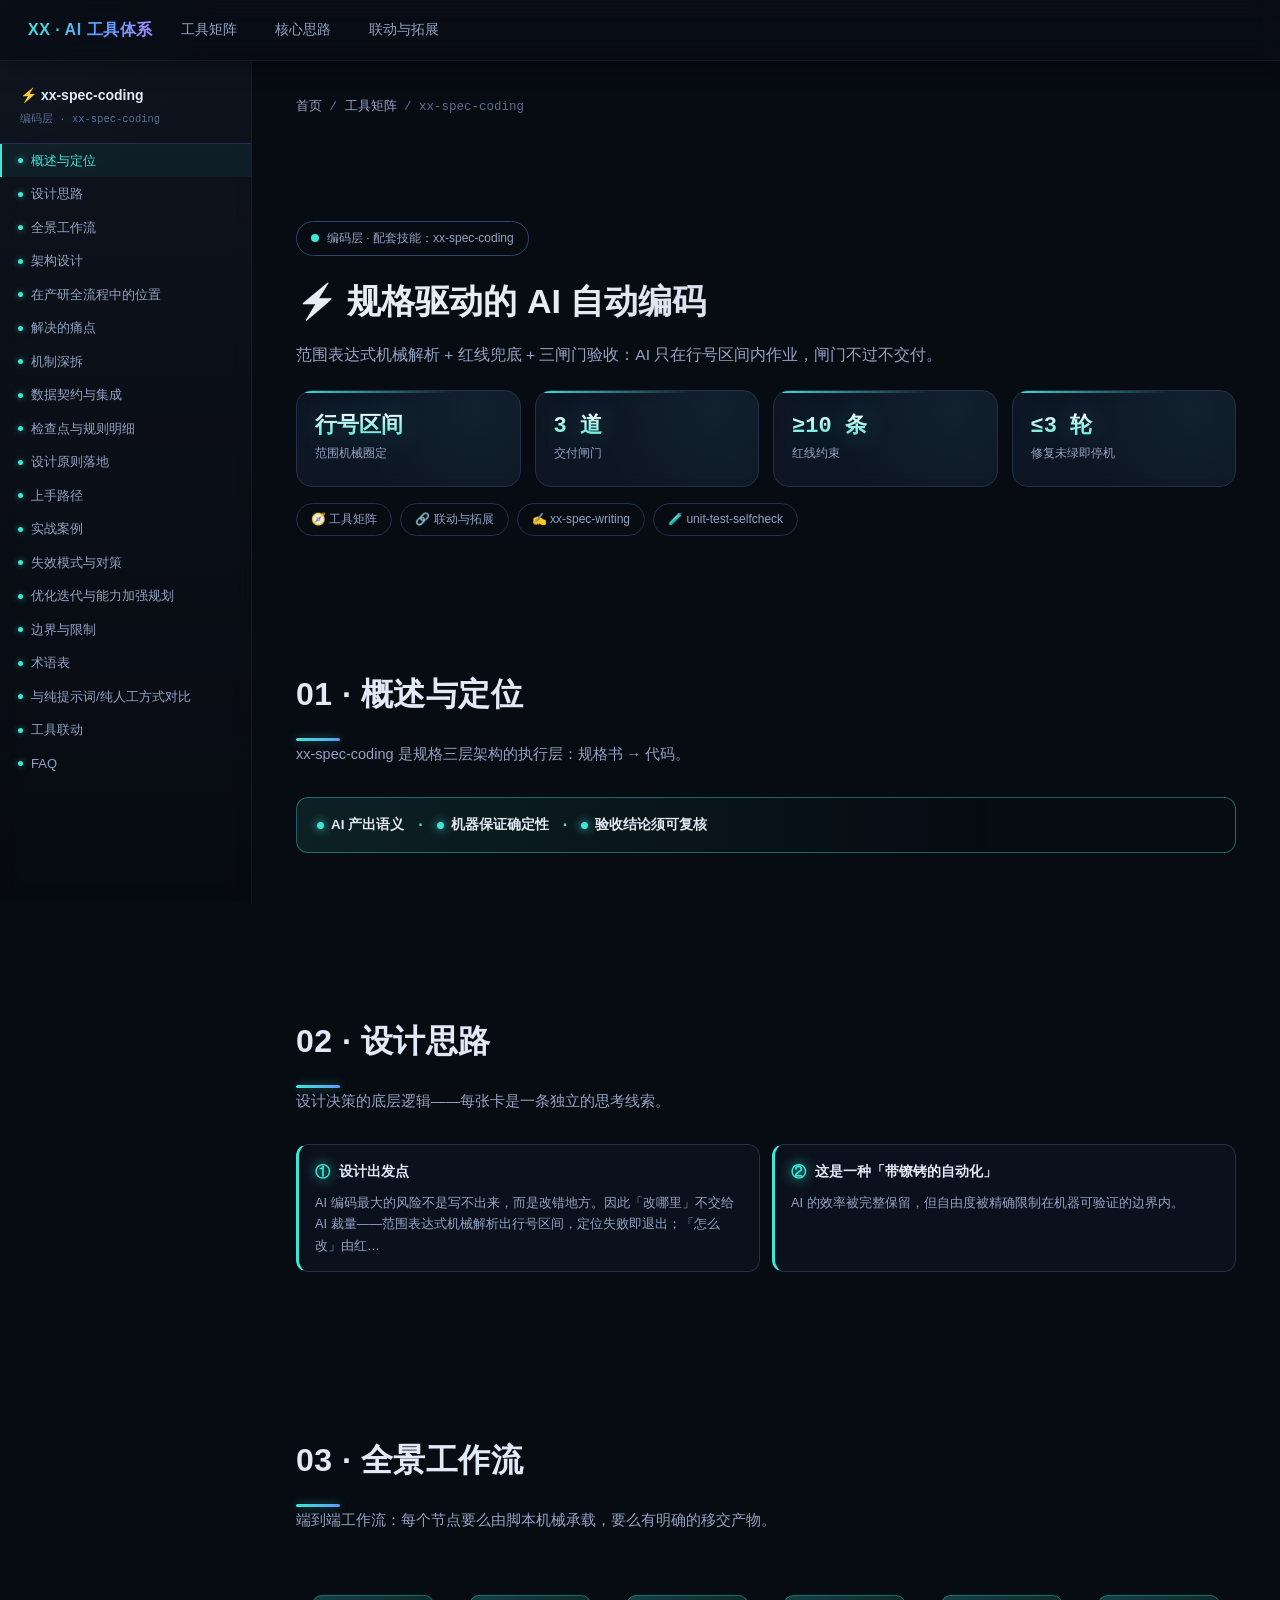
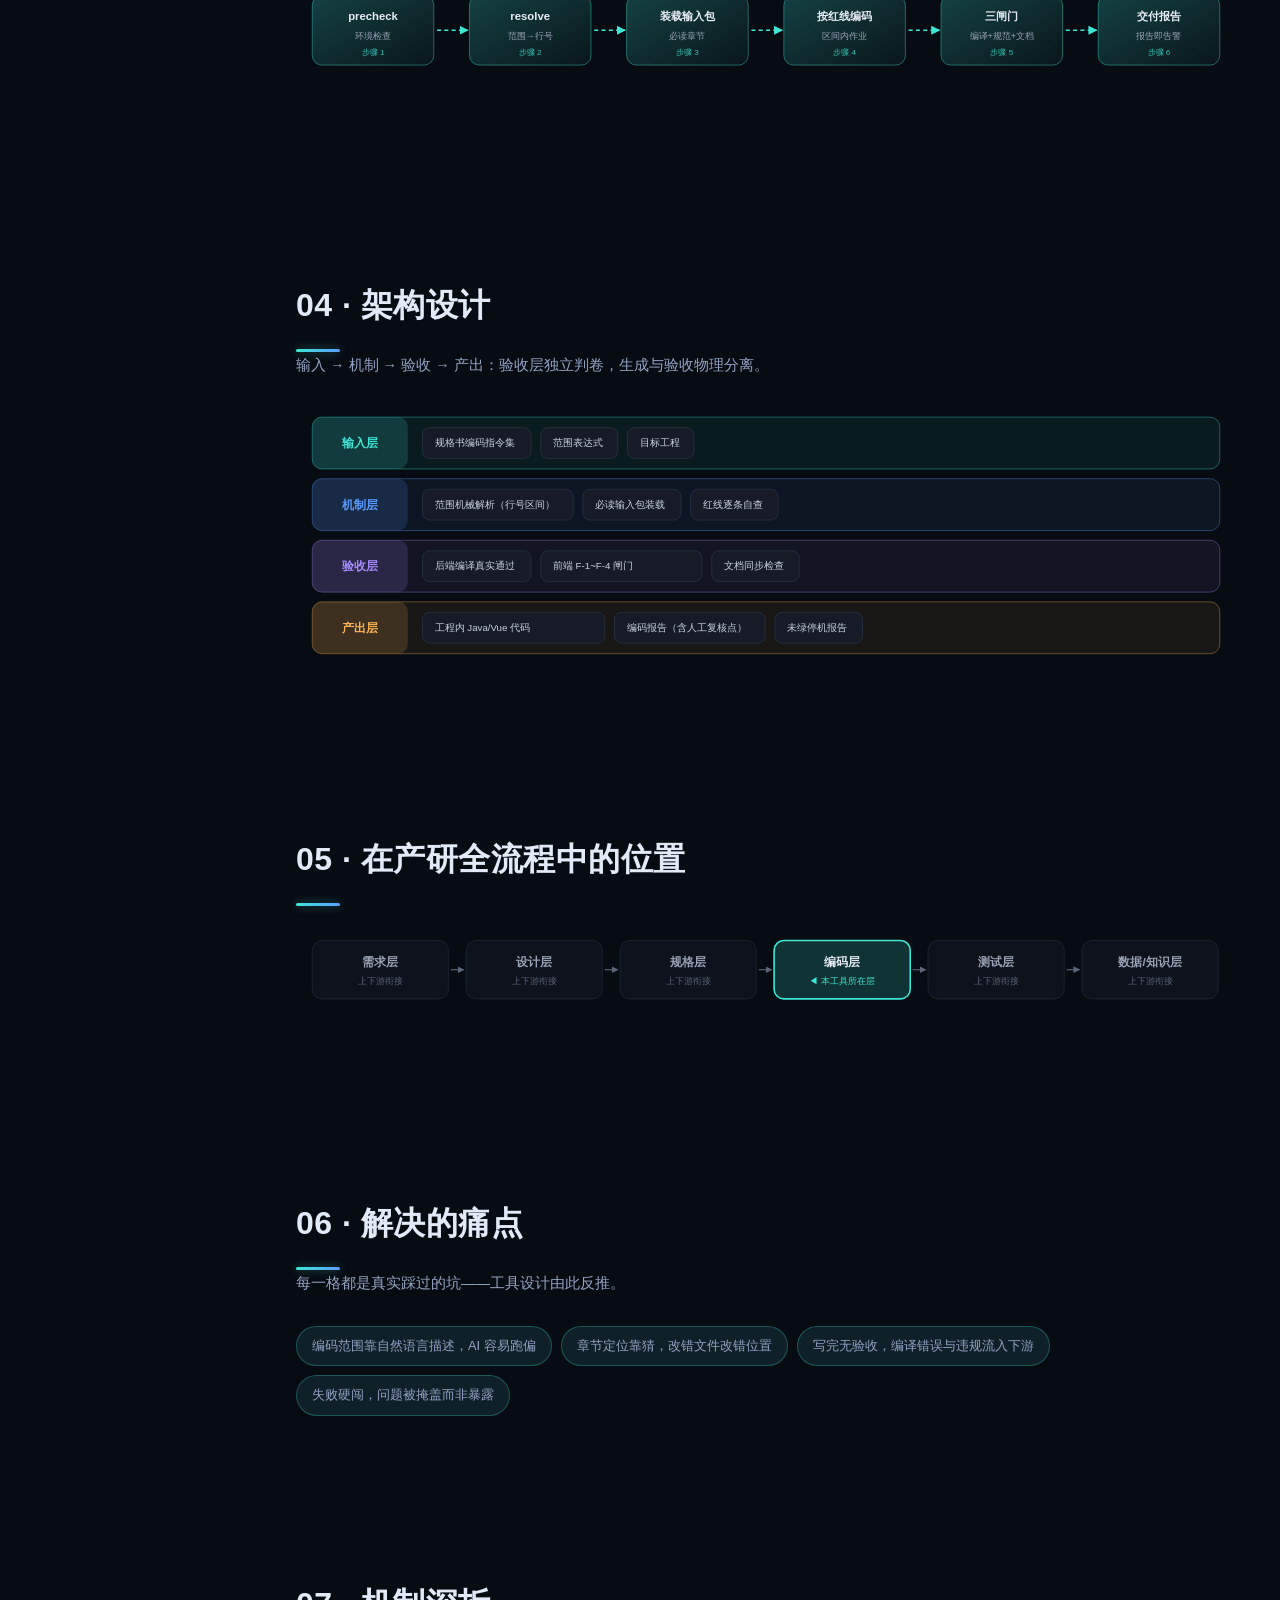
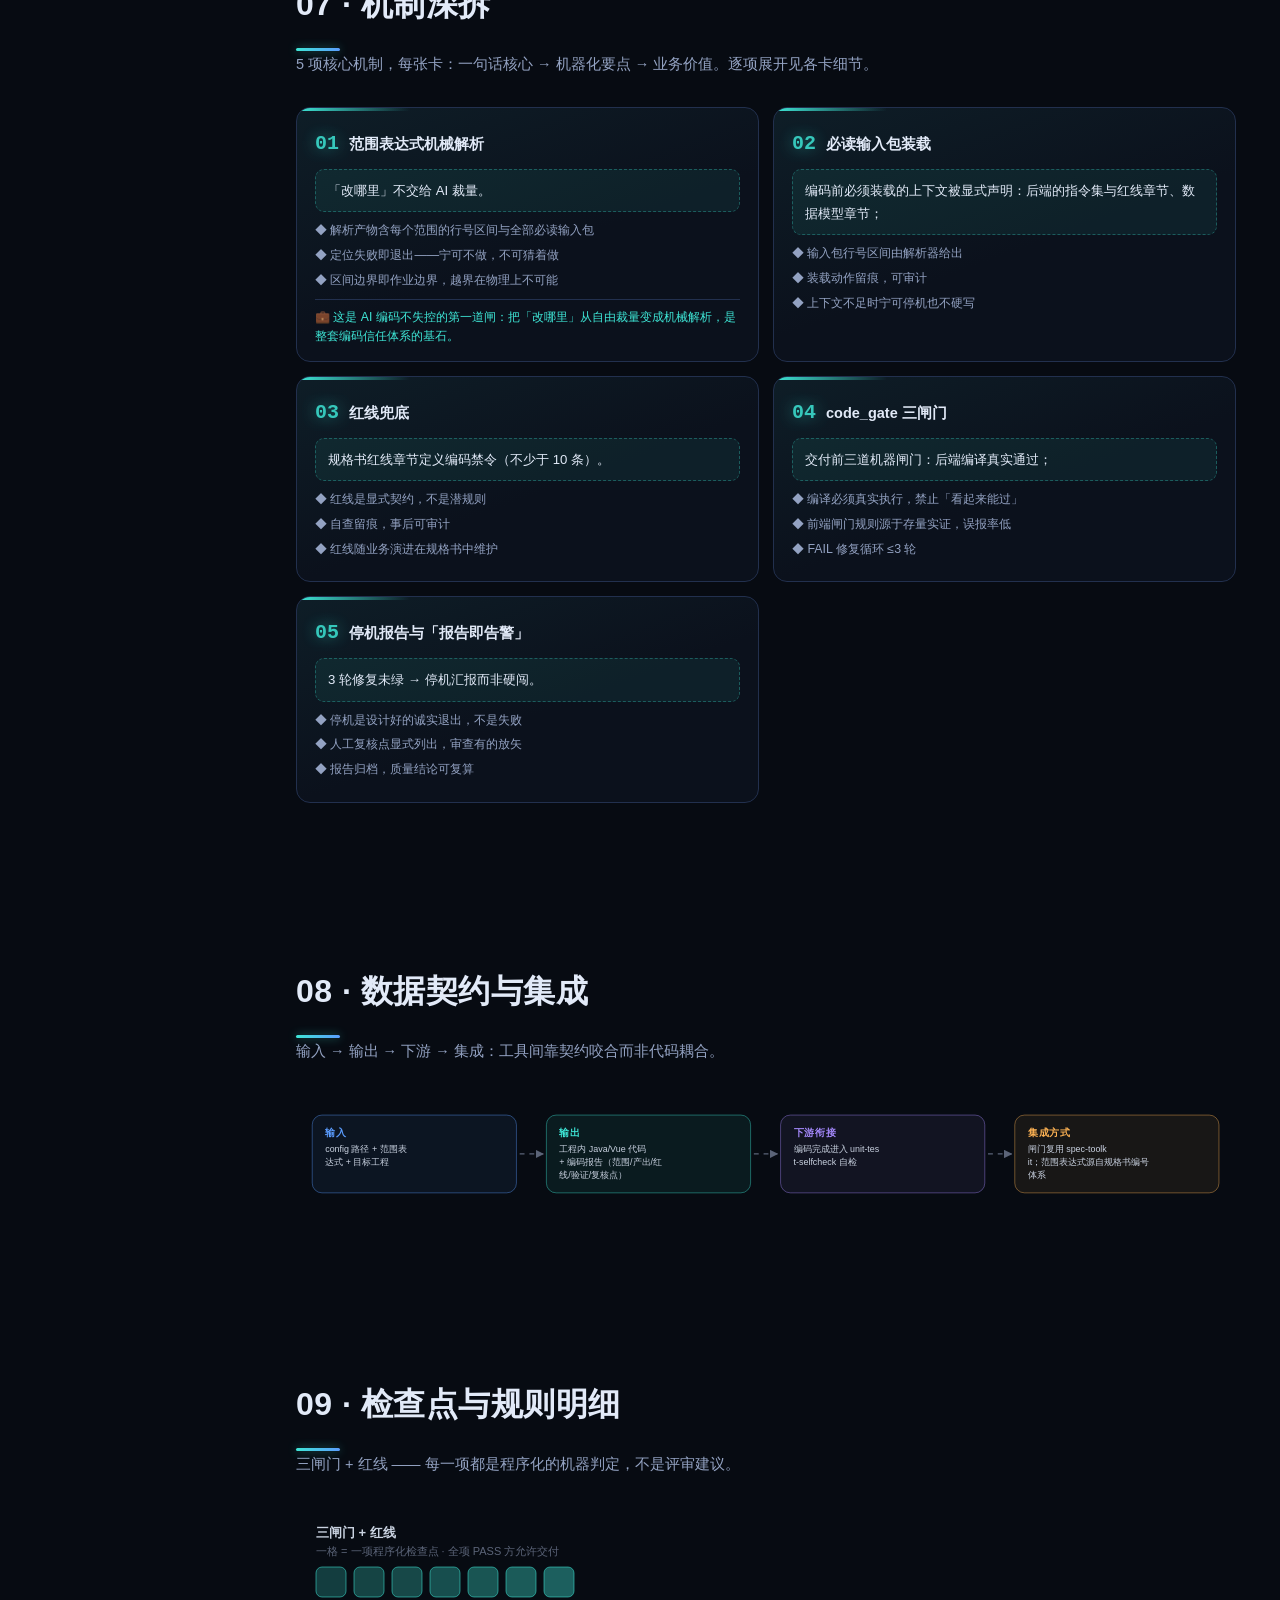
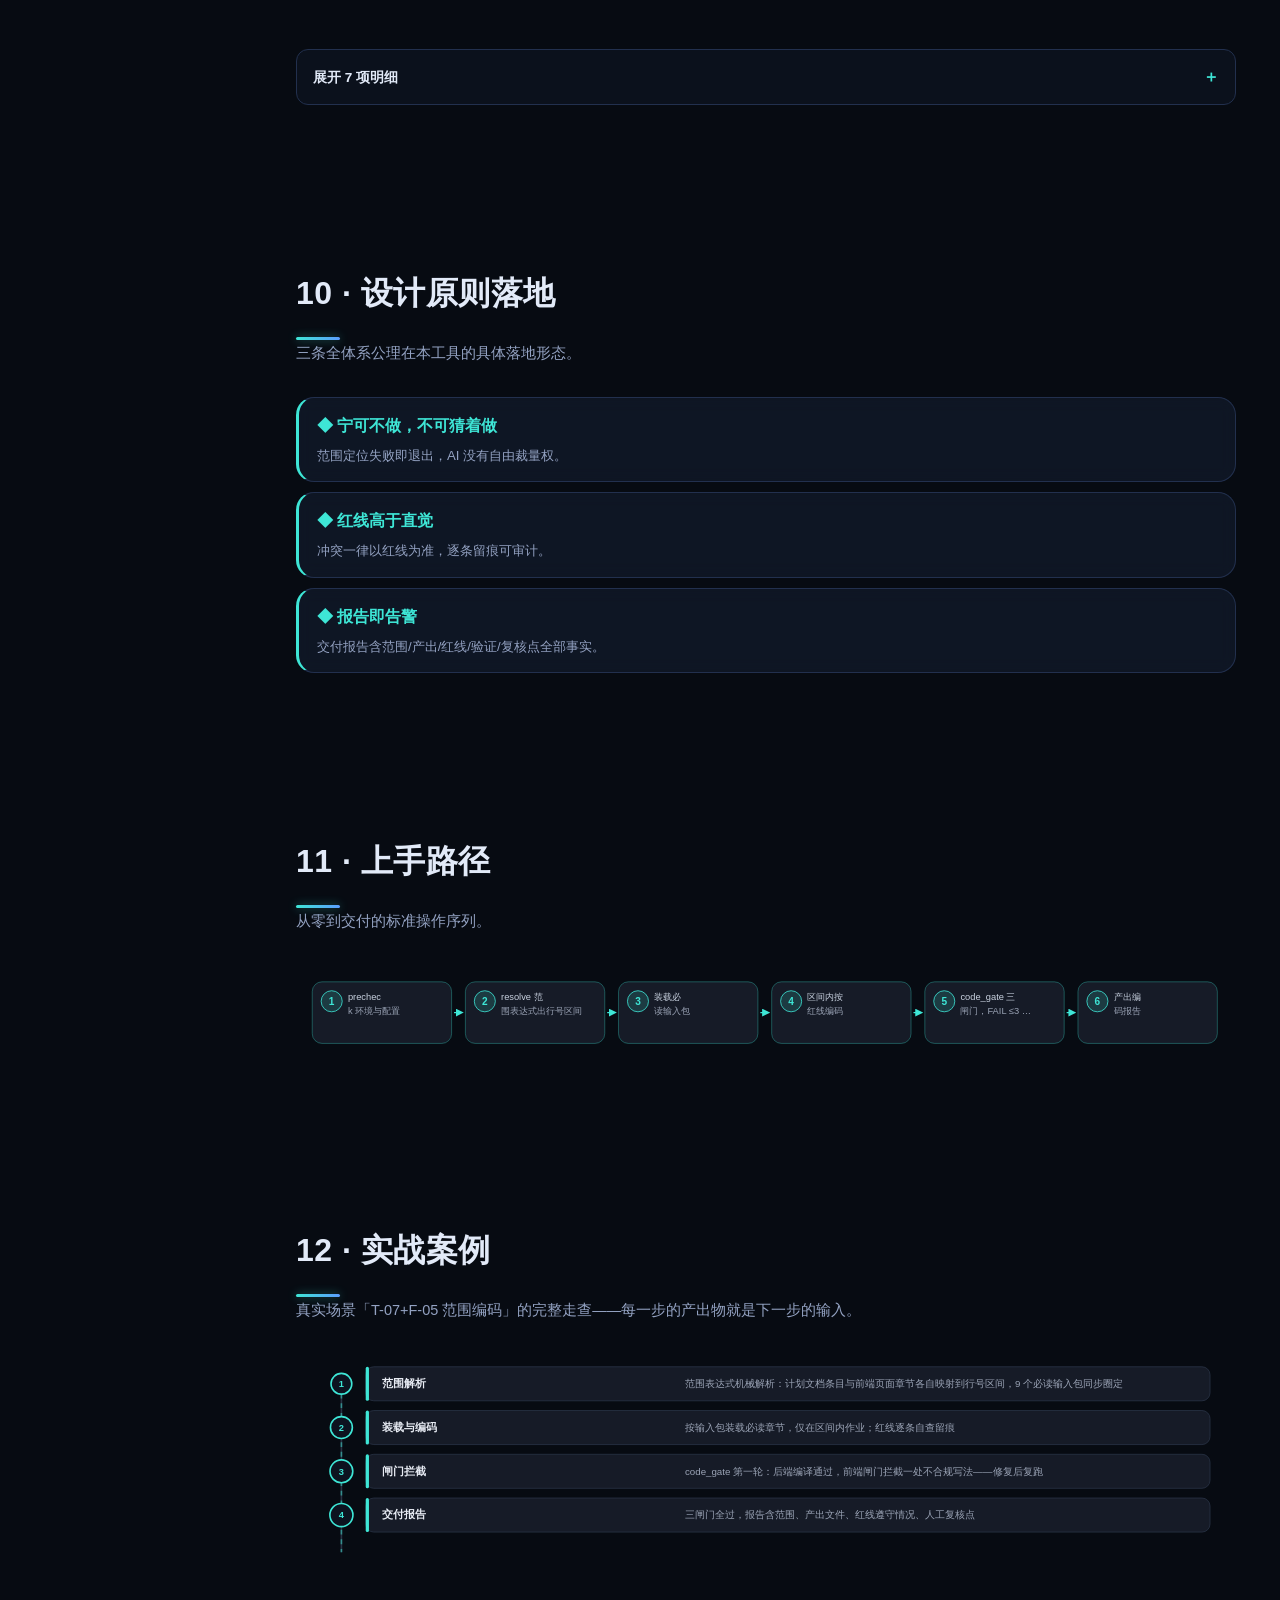
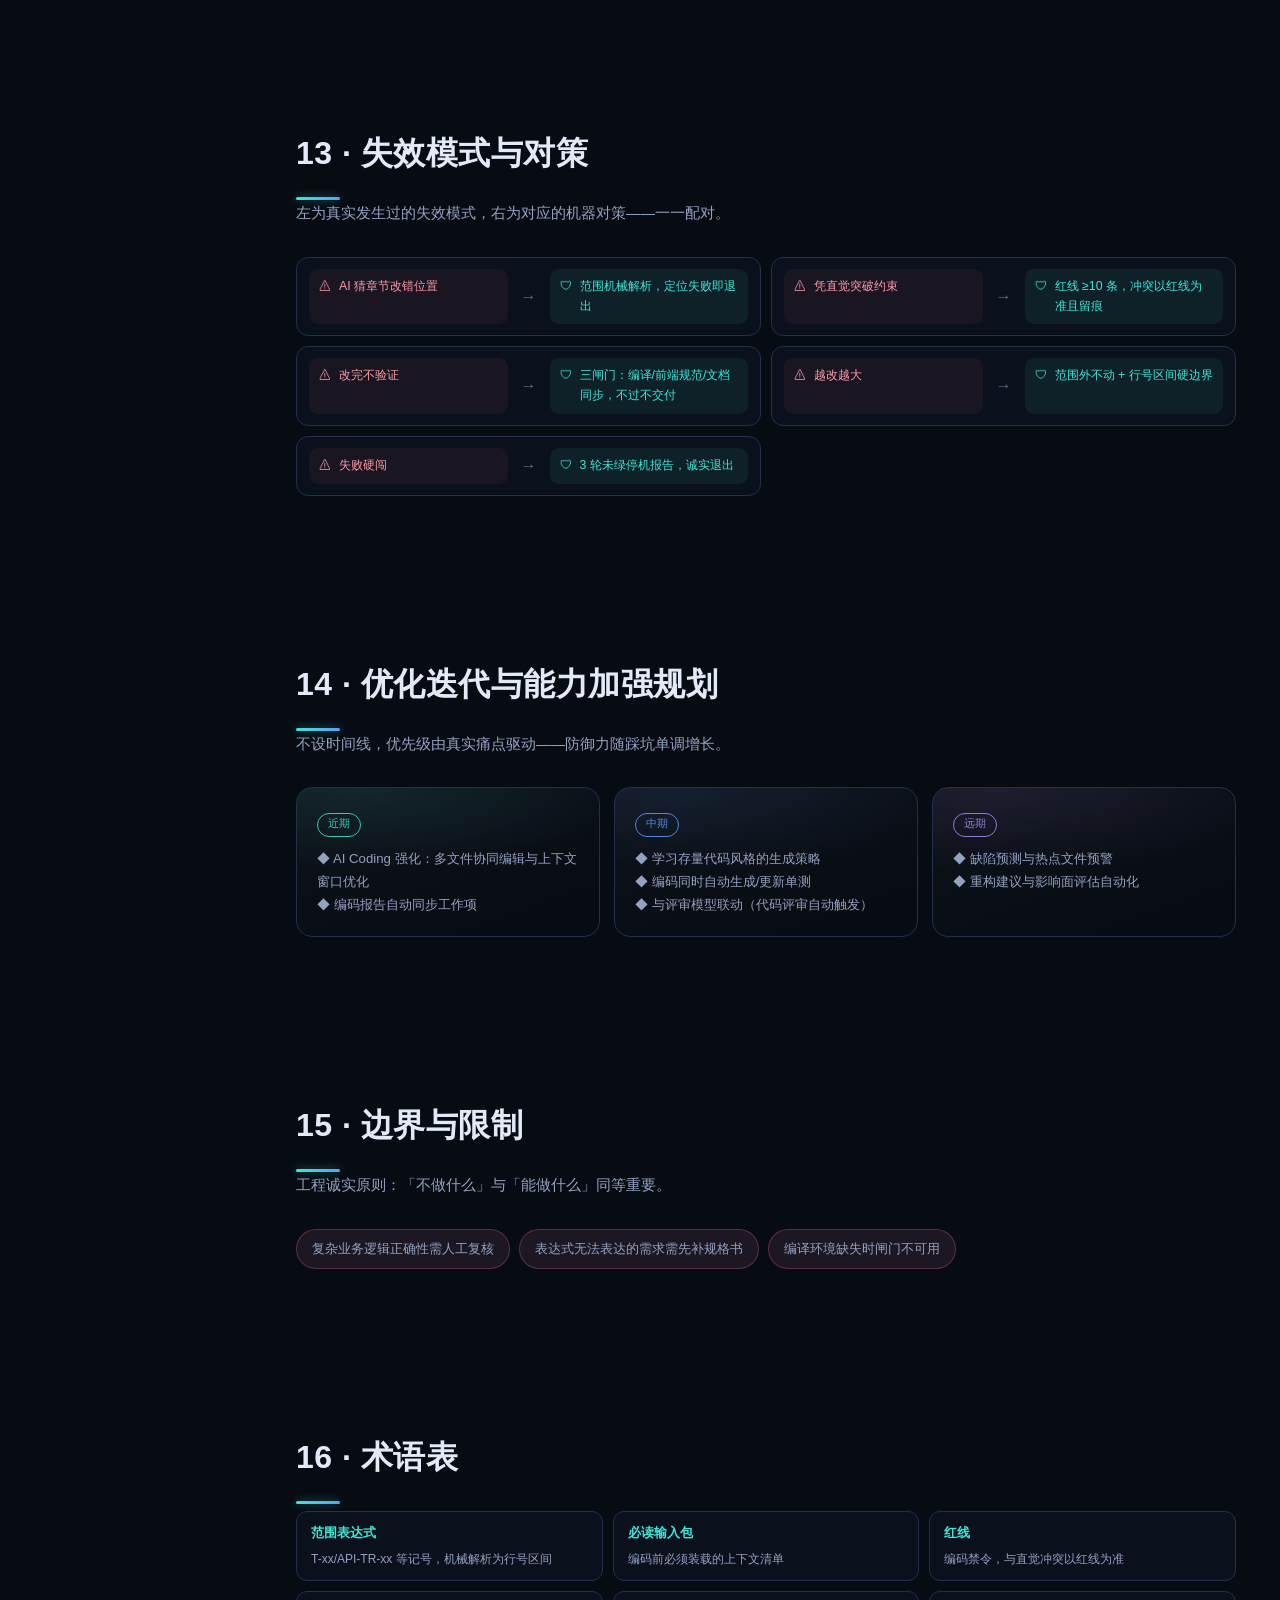
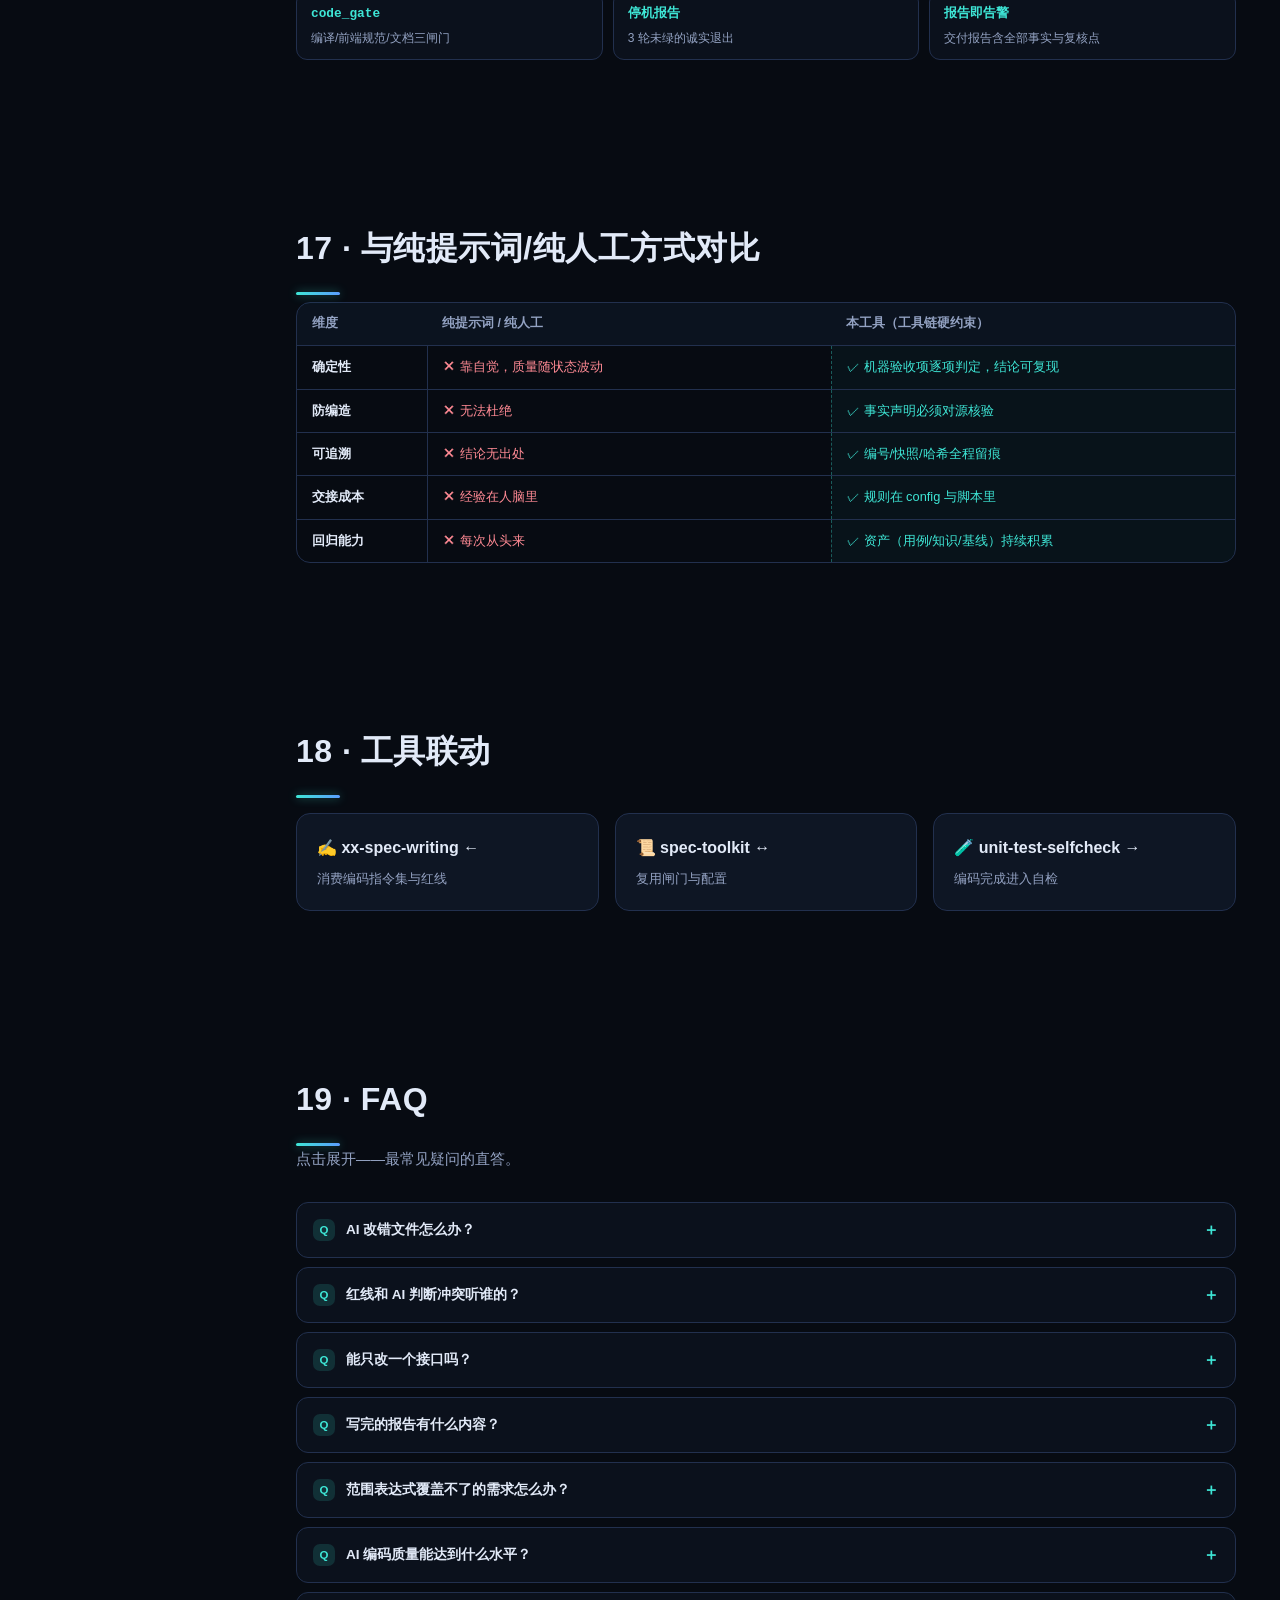
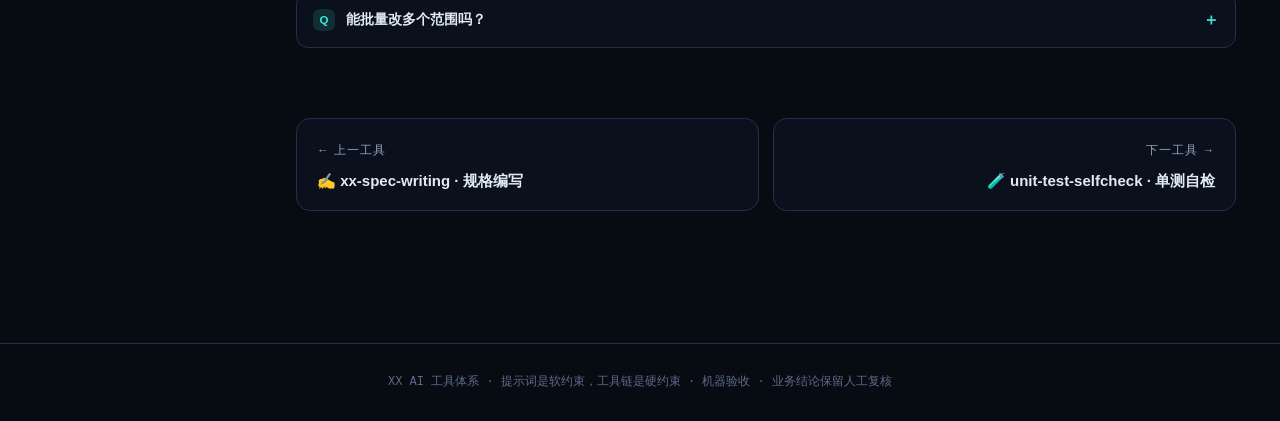
<file: ai-testing-efficiency-system/site/tools/xx-spec-coding.html>
<!DOCTYPE html>
<html lang="zh-CN">
<head>
<meta charset="UTF-8">
<meta name="viewport" content="width=device-width, initial-scale=1.0">
<title>规格驱动的 AI 自动编码 · XX AI 工具体系</title>
<link rel="stylesheet" href="../assets/site.css">
</head>
<body>
<div id="progress"></div>
<div id="cursorGlow"></div>
<nav class="topnav"><a class="brand" href="../index.html">XX · AI 工具体系</a><a class="nl" href="../index.html#matrix">工具矩阵</a><a class="nl" href="../index.html">核心思路</a><a class="nl" href="../linkage.html">联动与拓展</a></nav>
<div class="layout">
<nav class="sidenav"><div class="slogo">⚡ xx-spec-coding<div class="sub">编码层 · xx-spec-coding</div></div><a href="#s1"><span class="ndot"></span>概述与定位</a><a href="#s2"><span class="ndot"></span>设计思路</a><a href="#s3"><span class="ndot"></span>全景工作流</a><a href="#s4"><span class="ndot"></span>架构设计</a><a href="#s5"><span class="ndot"></span>在产研全流程中的位置</a><a href="#s6"><span class="ndot"></span>解决的痛点</a><a href="#s7"><span class="ndot"></span>机制深拆</a><a href="#s8"><span class="ndot"></span>数据契约与集成</a><a href="#s9"><span class="ndot"></span>检查点与规则明细</a><a href="#s10"><span class="ndot"></span>设计原则落地</a><a href="#s11"><span class="ndot"></span>上手路径</a><a href="#s12"><span class="ndot"></span>实战案例</a><a href="#s13"><span class="ndot"></span>失效模式与对策</a><a href="#s14"><span class="ndot"></span>优化迭代与能力加强规划</a><a href="#s15"><span class="ndot"></span>边界与限制</a><a href="#s16"><span class="ndot"></span>术语表</a><a href="#s17"><span class="ndot"></span>与纯提示词/纯人工方式对比</a><a href="#s18"><span class="ndot"></span>工具联动</a><a href="#s19"><span class="ndot"></span>FAQ</a></nav>
<main class="main">
<div class="crumbs"><a href="../index.html">首页</a> / <a href="../index.html#matrix">工具矩阵</a> / xx-spec-coding</div><section class="reveal vis" style="margin:22px 0 40px"><div class="badge" style="display:inline-flex;align-items:center;gap:8px;border:1px solid var(--line2);border-radius:999px;padding:6px 14px;font-size:12px;color:var(--dim)"><span style="width:8px;height:8px;border-radius:50%;background:#3ee6d6;display:inline-block"></span>编码层 · 配套技能：xx-spec-coding</div><h1 style="font-size:34px;font-weight:900;margin:16px 0 10px">⚡ 规格驱动的 AI 自动编码</h1><p class="lead" style="color:var(--dim);font-size:15.5px;max-width:860px">范围表达式机械解析 + 红线兜底 + 三闸门验收：AI 只在行号区间内作业，闸门不过不交付。</p><div class="stats-row" style="margin-top:22px"><div class="stat-card"><div class="num" style="font-size:22px;line-height:1.25">行号区间</div><div class="lbl">范围机械圈定</div></div><div class="stat-card"><div class="num" style="font-size:22px;line-height:1.25">3 道</div><div class="lbl">交付闸门</div></div><div class="stat-card"><div class="num" style="font-size:22px;line-height:1.25">≥10 条</div><div class="lbl">红线约束</div></div><div class="stat-card"><div class="num" style="font-size:22px;line-height:1.25">≤3 轮</div><div class="lbl">修复未绿即停机</div></div></div><div class="rel-chips"><a href="../index.html#matrix">🧭 工具矩阵</a><a href="../linkage.html">🔗 联动与拓展</a><a href="xx-spec-writing.html">✍️ xx-spec-writing</a><a href="unit-test-selfcheck.html">🧪 unit-test-selfcheck</a></div></section>
<section id="s1" class="reveal">
<h2 class="sec-title">01 · 概述与定位</h2>
<p class="sec-sub">xx-spec-coding 是规格三层架构的执行层：规格书 → 代码。</p><div class="principle-strip" style="--cc:#3ee6d6"><span>AI 产出语义</span><i>·</i><span>机器保证确定性</span><i>·</i><span>验收结论须可复核</span></div>
</section>
<section id="s2" class="reveal">
<h2 class="sec-title">02 · 设计思路</h2>
<p class="sec-sub">设计决策的底层逻辑——每张卡是一条独立的思考线索。</p><div class="think-grid"><div class="think-card" style="--cc:#3ee6d6"><div class="tk-h"><span class="tk-i">①</span>设计出发点</div><div class="tk-b">AI 编码最大的风险不是写不出来，而是改错地方。因此「改哪里」不交给 AI 裁量——范围表达式机械解析出行号区间，定位失败即退出；「怎么改」由红…</div></div><div class="think-card" style="--cc:#3ee6d6"><div class="tk-h"><span class="tk-i">②</span>这是一种「带镣铐的自动化」</div><div class="tk-b">AI 的效率被完整保留，但自由度被精确限制在机器可验证的边界内。</div></div></div>
</section>
<section id="s3" class="reveal">
<h2 class="sec-title">03 · 全景工作流</h2>
<p class="sec-sub">端到端工作流：每个节点要么由脚本机械承载，要么有明确的移交产物。</p><svg viewBox="0 0 1160 190" style="width:100%;max-width:1160px;display:block;margin:14px 0" xmlns="http://www.w3.org/2000/svg"><defs><linearGradient id="xx-spec-coding-pg" x1="0" y1="0" x2="1" y2="1"><stop offset="0" stop-color="#3ee6d6" stop-opacity=".25"/><stop offset="1" stop-color="#3ee6d6" stop-opacity=".05"/></linearGradient><marker id="xx-spec-coding-ar" viewBox="0 0 10 10" refX="9" refY="5" markerWidth="7" markerHeight="7" orient="auto"><path d="M0 0L10 5L0 10z" fill="#3ee6d6"/></marker></defs><rect x="20" y="40" width="150" height="86" rx="12" fill="url(#xx-spec-coding-pg)" stroke="#3ee6d6" stroke-opacity=".5"/><text x="95" y="70" text-anchor="middle" fill="#e8ecf4" font-size="14" font-weight="700">precheck</text><text x="95" y="94" text-anchor="middle" fill="#9aa3b5" font-size="11">环境检查</text><text x="95" y="114" text-anchor="middle" fill="#3ee6d6" font-size="10" opacity=".8">步骤 1</text><line x1="174" y1="83" x2="212" y2="83" stroke="#3ee6d6" stroke-width="1.6" stroke-dasharray="5 4" marker-end="url(#xx-spec-coding-ar)"/><rect x="214" y="40" width="150" height="86" rx="12" fill="url(#xx-spec-coding-pg)" stroke="#3ee6d6" stroke-opacity=".5"/><text x="289" y="70" text-anchor="middle" fill="#e8ecf4" font-size="14" font-weight="700">resolve</text><text x="289" y="94" text-anchor="middle" fill="#9aa3b5" font-size="11">范围→行号</text><text x="289" y="114" text-anchor="middle" fill="#3ee6d6" font-size="10" opacity=".8">步骤 2</text><line x1="368" y1="83" x2="406" y2="83" stroke="#3ee6d6" stroke-width="1.6" stroke-dasharray="5 4" marker-end="url(#xx-spec-coding-ar)"/><rect x="408" y="40" width="150" height="86" rx="12" fill="url(#xx-spec-coding-pg)" stroke="#3ee6d6" stroke-opacity=".5"/><text x="483" y="70" text-anchor="middle" fill="#e8ecf4" font-size="14" font-weight="700">装载输入包</text><text x="483" y="94" text-anchor="middle" fill="#9aa3b5" font-size="11">必读章节</text><text x="483" y="114" text-anchor="middle" fill="#3ee6d6" font-size="10" opacity=".8">步骤 3</text><line x1="562" y1="83" x2="600" y2="83" stroke="#3ee6d6" stroke-width="1.6" stroke-dasharray="5 4" marker-end="url(#xx-spec-coding-ar)"/><rect x="602" y="40" width="150" height="86" rx="12" fill="url(#xx-spec-coding-pg)" stroke="#3ee6d6" stroke-opacity=".5"/><text x="677" y="70" text-anchor="middle" fill="#e8ecf4" font-size="14" font-weight="700">按红线编码</text><text x="677" y="94" text-anchor="middle" fill="#9aa3b5" font-size="11">区间内作业</text><text x="677" y="114" text-anchor="middle" fill="#3ee6d6" font-size="10" opacity=".8">步骤 4</text><line x1="756" y1="83" x2="794" y2="83" stroke="#3ee6d6" stroke-width="1.6" stroke-dasharray="5 4" marker-end="url(#xx-spec-coding-ar)"/><rect x="796" y="40" width="150" height="86" rx="12" fill="url(#xx-spec-coding-pg)" stroke="#3ee6d6" stroke-opacity=".5"/><text x="871" y="70" text-anchor="middle" fill="#e8ecf4" font-size="14" font-weight="700">三闸门</text><text x="871" y="94" text-anchor="middle" fill="#9aa3b5" font-size="11">编译+规范+文档</text><text x="871" y="114" text-anchor="middle" fill="#3ee6d6" font-size="10" opacity=".8">步骤 5</text><line x1="950" y1="83" x2="988" y2="83" stroke="#3ee6d6" stroke-width="1.6" stroke-dasharray="5 4" marker-end="url(#xx-spec-coding-ar)"/><rect x="990" y="40" width="150" height="86" rx="12" fill="url(#xx-spec-coding-pg)" stroke="#3ee6d6" stroke-opacity=".5"/><text x="1065" y="70" text-anchor="middle" fill="#e8ecf4" font-size="14" font-weight="700">交付报告</text><text x="1065" y="94" text-anchor="middle" fill="#9aa3b5" font-size="11">报告即告警</text><text x="1065" y="114" text-anchor="middle" fill="#3ee6d6" font-size="10" opacity=".8">步骤 6</text></svg>
</section>
<section id="s4" class="reveal">
<h2 class="sec-title">04 · 架构设计</h2>
<p class="sec-sub">输入 → 机制 → 验收 → 产出：验收层独立判卷，生成与验收物理分离。</p><svg viewBox="0 0 1160 324" style="width:100%;max-width:1160px;display:block;margin:14px 0" xmlns="http://www.w3.org/2000/svg"><rect x="20" y="10" width="1120" height="64" rx="12" fill="#3ee6d6" fill-opacity=".07" stroke="#3ee6d6" stroke-opacity=".45"/><rect x="20" y="10" width="118" height="64" rx="12" fill="#3ee6d6" fill-opacity=".16"/><text x="79" y="47" text-anchor="middle" fill="#3ee6d6" font-size="14.5" font-weight="800">输入层</text><rect x="156" y="23" width="134" height="38" rx="9" fill="#161b27" stroke="#2a3346"/><text x="171" y="46" fill="#c9d2e0" font-size="12">规格书编码指令集</text><rect x="302" y="23" width="95" height="38" rx="9" fill="#161b27" stroke="#2a3346"/><text x="317" y="46" fill="#c9d2e0" font-size="12">范围表达式</text><rect x="409" y="23" width="82" height="38" rx="9" fill="#161b27" stroke="#2a3346"/><text x="424" y="46" fill="#c9d2e0" font-size="12">目标工程</text><rect x="20" y="86" width="1120" height="64" rx="12" fill="#5b9dff" fill-opacity=".07" stroke="#5b9dff" stroke-opacity=".45"/><rect x="20" y="86" width="118" height="64" rx="12" fill="#5b9dff" fill-opacity=".16"/><text x="79" y="123" text-anchor="middle" fill="#5b9dff" font-size="14.5" font-weight="800">机制层</text><rect x="156" y="99" width="186" height="38" rx="9" fill="#161b27" stroke="#2a3346"/><text x="171" y="122" fill="#c9d2e0" font-size="12">范围机械解析（行号区间）</text><rect x="354" y="99" width="121" height="38" rx="9" fill="#161b27" stroke="#2a3346"/><text x="369" y="122" fill="#c9d2e0" font-size="12">必读输入包装载</text><rect x="487" y="99" width="108" height="38" rx="9" fill="#161b27" stroke="#2a3346"/><text x="502" y="122" fill="#c9d2e0" font-size="12">红线逐条自查</text><rect x="20" y="162" width="1120" height="64" rx="12" fill="#a78bff" fill-opacity=".07" stroke="#a78bff" stroke-opacity=".45"/><rect x="20" y="162" width="118" height="64" rx="12" fill="#a78bff" fill-opacity=".16"/><text x="79" y="199" text-anchor="middle" fill="#a78bff" font-size="14.5" font-weight="800">验收层</text><rect x="156" y="175" width="134" height="38" rx="9" fill="#161b27" stroke="#2a3346"/><text x="171" y="198" fill="#c9d2e0" font-size="12">后端编译真实通过</text><rect x="302" y="175" width="199" height="38" rx="9" fill="#161b27" stroke="#2a3346"/><text x="317" y="198" fill="#c9d2e0" font-size="12">前端 F-1~F-4 闸门</text><rect x="513" y="175" width="108" height="38" rx="9" fill="#161b27" stroke="#2a3346"/><text x="528" y="198" fill="#c9d2e0" font-size="12">文档同步检查</text><rect x="20" y="238" width="1120" height="64" rx="12" fill="#ffb454" fill-opacity=".07" stroke="#ffb454" stroke-opacity=".45"/><rect x="20" y="238" width="118" height="64" rx="12" fill="#ffb454" fill-opacity=".16"/><text x="79" y="275" text-anchor="middle" fill="#ffb454" font-size="14.5" font-weight="800">产出层</text><rect x="156" y="251" width="225" height="38" rx="9" fill="#161b27" stroke="#2a3346"/><text x="171" y="274" fill="#c9d2e0" font-size="12">工程内 Java/Vue 代码</text><rect x="393" y="251" width="186" height="38" rx="9" fill="#161b27" stroke="#2a3346"/><text x="408" y="274" fill="#c9d2e0" font-size="12">编码报告（含人工复核点）</text><rect x="591" y="251" width="108" height="38" rx="9" fill="#161b27" stroke="#2a3346"/><text x="606" y="274" fill="#c9d2e0" font-size="12">未绿停机报告</text></svg>
</section>
<section id="s5" class="reveal">
<h2 class="sec-title">05 · 在产研全流程中的位置</h2>
<svg viewBox="0 0 1160 150" style="width:100%;max-width:1160px;display:block;margin:14px 0" xmlns="http://www.w3.org/2000/svg"><defs><marker id="xx-spec-coding-ps" viewBox="0 0 10 10" refX="9" refY="5" markerWidth="6" markerHeight="6" orient="auto"><path d="M0 0L10 5L0 10z" fill="#5b6478"/></marker></defs><rect x="20" y="34" width="168" height="72" rx="12" fill="#161b27" fill-opacity=".5" stroke="#2a3346" stroke-opacity=".7" stroke-width="1"/><text x="104" y="66" text-anchor="middle" fill="#9aa3b5" font-size="14.5" font-weight="600">需求层</text><text x="104" y="88" text-anchor="middle" fill="#5b6478" font-size="11">上下游衔接</text><line x1="191" y1="70" x2="207" y2="70" stroke="#5b6478" stroke-width="1.4" marker-end="url(#xx-spec-coding-ps)"/><rect x="210" y="34" width="168" height="72" rx="12" fill="#161b27" fill-opacity=".5" stroke="#2a3346" stroke-opacity=".7" stroke-width="1"/><text x="294" y="66" text-anchor="middle" fill="#9aa3b5" font-size="14.5" font-weight="600">设计层</text><text x="294" y="88" text-anchor="middle" fill="#5b6478" font-size="11">上下游衔接</text><line x1="381" y1="70" x2="397" y2="70" stroke="#5b6478" stroke-width="1.4" marker-end="url(#xx-spec-coding-ps)"/><rect x="400" y="34" width="168" height="72" rx="12" fill="#161b27" fill-opacity=".5" stroke="#2a3346" stroke-opacity=".7" stroke-width="1"/><text x="484" y="66" text-anchor="middle" fill="#9aa3b5" font-size="14.5" font-weight="600">规格层</text><text x="484" y="88" text-anchor="middle" fill="#5b6478" font-size="11">上下游衔接</text><line x1="571" y1="70" x2="587" y2="70" stroke="#5b6478" stroke-width="1.4" marker-end="url(#xx-spec-coding-ps)"/><rect x="590" y="34" width="168" height="72" rx="12" fill="#3ee6d6" fill-opacity=".18" stroke="#3ee6d6" stroke-opacity="1" stroke-width="2"/><text x="674" y="66" text-anchor="middle" fill="#e8ecf4" font-size="14.5" font-weight="800">编码层</text><text x="674" y="88" text-anchor="middle" fill="#3ee6d6" font-size="11">◀ 本工具所在层</text><line x1="761" y1="70" x2="777" y2="70" stroke="#5b6478" stroke-width="1.4" marker-end="url(#xx-spec-coding-ps)"/><rect x="780" y="34" width="168" height="72" rx="12" fill="#161b27" fill-opacity=".5" stroke="#2a3346" stroke-opacity=".7" stroke-width="1"/><text x="864" y="66" text-anchor="middle" fill="#9aa3b5" font-size="14.5" font-weight="600">测试层</text><text x="864" y="88" text-anchor="middle" fill="#5b6478" font-size="11">上下游衔接</text><line x1="951" y1="70" x2="967" y2="70" stroke="#5b6478" stroke-width="1.4" marker-end="url(#xx-spec-coding-ps)"/><rect x="970" y="34" width="168" height="72" rx="12" fill="#161b27" fill-opacity=".5" stroke="#2a3346" stroke-opacity=".7" stroke-width="1"/><text x="1054" y="66" text-anchor="middle" fill="#9aa3b5" font-size="14.5" font-weight="600">数据/知识层</text><text x="1054" y="88" text-anchor="middle" fill="#5b6478" font-size="11">上下游衔接</text></svg>
</section>
<section id="s6" class="reveal">
<h2 class="sec-title">06 · 解决的痛点</h2>
<p class="sec-sub">每一格都是真实踩过的坑——工具设计由此反推。</p><div class="chips"><span class="chip" style="--cc:#3ee6d6">编码范围靠自然语言描述，AI 容易跑偏</span><span class="chip" style="--cc:#3ee6d6">章节定位靠猜，改错文件改错位置</span><span class="chip" style="--cc:#3ee6d6">写完无验收，编译错误与违规流入下游</span><span class="chip" style="--cc:#3ee6d6">失败硬闯，问题被掩盖而非暴露</span></div>
</section>
<section id="s7" class="reveal">
<h2 class="sec-title">07 · 机制深拆</h2>
<p class="sec-sub">5 项核心机制，每张卡：一句话核心 → 机器化要点 → 业务价值。逐项展开见各卡细节。</p><div class="mech-grid"><div class="mech-card" style="--cc:#3ee6d6"><div class="mc-h"><span class="mc-n">01</span><span class="mc-t">范围表达式机械解析</span></div><div class="mc-core">「改哪里」不交给 AI 裁量。</div><div class="mc-pts"><span class="mc-p">◆ 解析产物含每个范围的行号区间与全部必读输入包</span><span class="mc-p">◆ 定位失败即退出——宁可不做，不可猜着做</span><span class="mc-p">◆ 区间边界即作业边界，越界在物理上不可能</span></div><div class="mc-biz">💼 这是 AI 编码不失控的第一道闸：把「改哪里」从自由裁量变成机械解析，是整套编码信任体系的基石。</div></div><div class="mech-card" style="--cc:#3ee6d6"><div class="mc-h"><span class="mc-n">02</span><span class="mc-t">必读输入包装载</span></div><div class="mc-core">编码前必须装载的上下文被显式声明：后端的指令集与红线章节、数据模型章节；</div><div class="mc-pts"><span class="mc-p">◆ 输入包行号区间由解析器给出</span><span class="mc-p">◆ 装载动作留痕，可审计</span><span class="mc-p">◆ 上下文不足时宁可停机也不硬写</span></div></div><div class="mech-card" style="--cc:#3ee6d6"><div class="mc-h"><span class="mc-n">03</span><span class="mc-t">红线兜底</span></div><div class="mc-core">规格书红线章节定义编码禁令（不少于 10 条）。</div><div class="mc-pts"><span class="mc-p">◆ 红线是显式契约，不是潜规则</span><span class="mc-p">◆ 自查留痕，事后可审计</span><span class="mc-p">◆ 红线随业务演进在规格书中维护</span></div></div><div class="mech-card" style="--cc:#3ee6d6"><div class="mc-h"><span class="mc-n">04</span><span class="mc-t">code_gate 三闸门</span></div><div class="mc-core">交付前三道机器闸门：后端编译真实通过；</div><div class="mc-pts"><span class="mc-p">◆ 编译必须真实执行，禁止「看起来能过」</span><span class="mc-p">◆ 前端闸门规则源于存量实证，误报率低</span><span class="mc-p">◆ FAIL 修复循环 ≤3 轮</span></div></div><div class="mech-card" style="--cc:#3ee6d6"><div class="mc-h"><span class="mc-n">05</span><span class="mc-t">停机报告与「报告即告警」</span></div><div class="mc-core">3 轮修复未绿 → 停机汇报而非硬闯。</div><div class="mc-pts"><span class="mc-p">◆ 停机是设计好的诚实退出，不是失败</span><span class="mc-p">◆ 人工复核点显式列出，审查有的放矢</span><span class="mc-p">◆ 报告归档，质量结论可复算</span></div></div></div>
</section>
<section id="s8" class="reveal">
<h2 class="sec-title">08 · 数据契约与集成</h2>
<p class="sec-sub">输入 → 输出 → 下游 → 集成：工具间靠契约咬合而非代码耦合。</p><svg viewBox="0 0 1160 150" style="width:100%;max-width:1160px;display:block;margin:14px 0" xmlns="http://www.w3.org/2000/svg"><defs><marker id="xx-spec-coding-io" viewBox="0 0 10 10" refX="9" refY="5" markerWidth="7" markerHeight="7" orient="auto"><path d="M0 0L10 5L0 10z" fill="#5b6478"/></marker></defs><rect x="20" y="26" width="252" height="96" rx="12" fill="#5b9dff" fill-opacity=".07" stroke="#5b9dff" stroke-opacity=".5"/><text x="36" y="52" fill="#5b9dff" font-size="12" font-weight="800" letter-spacing="1">输入</text><text x="36" y="72" fill="#c9d2e0" font-size="11">config 路径 + 范围表</text><text x="36" y="88" fill="#c9d2e0" font-size="11">达式 + 目标工程</text><line x1="276" y1="74" x2="305" y2="74" stroke="#5b6478" stroke-width="1.5" stroke-dasharray="5 4" class="flowline" marker-end="url(#xx-spec-coding-io)"/><rect x="309" y="26" width="252" height="96" rx="12" fill="#3ee6d6" fill-opacity=".07" stroke="#3ee6d6" stroke-opacity=".5"/><text x="325" y="52" fill="#3ee6d6" font-size="12" font-weight="800" letter-spacing="1">输出</text><text x="325" y="72" fill="#c9d2e0" font-size="11">工程内 Java/Vue 代码</text><text x="325" y="88" fill="#c9d2e0" font-size="11"> + 编码报告（范围/产出/红</text><text x="325" y="104" fill="#c9d2e0" font-size="11">线/验证/复核点）</text><line x1="565" y1="74" x2="594" y2="74" stroke="#5b6478" stroke-width="1.5" stroke-dasharray="5 4" class="flowline" marker-end="url(#xx-spec-coding-io)"/><rect x="598" y="26" width="252" height="96" rx="12" fill="#a78bff" fill-opacity=".07" stroke="#a78bff" stroke-opacity=".5"/><text x="614" y="52" fill="#a78bff" font-size="12" font-weight="800" letter-spacing="1">下游衔接</text><text x="614" y="72" fill="#c9d2e0" font-size="11">编码完成进入 unit-tes</text><text x="614" y="88" fill="#c9d2e0" font-size="11">t-selfcheck 自检</text><line x1="854" y1="74" x2="883" y2="74" stroke="#5b6478" stroke-width="1.5" stroke-dasharray="5 4" class="flowline" marker-end="url(#xx-spec-coding-io)"/><rect x="887" y="26" width="252" height="96" rx="12" fill="#ffb454" fill-opacity=".07" stroke="#ffb454" stroke-opacity=".5"/><text x="903" y="52" fill="#ffb454" font-size="12" font-weight="800" letter-spacing="1">集成方式</text><text x="903" y="72" fill="#c9d2e0" font-size="11">闸门复用 spec-toolk</text><text x="903" y="88" fill="#c9d2e0" font-size="11">it；范围表达式源自规格书编号</text><text x="903" y="104" fill="#c9d2e0" font-size="11">体系</text></svg>
</section>
<section id="s9" class="reveal">
<h2 class="sec-title">09 · 检查点与规则明细</h2>
<p class="sec-sub">三闸门 + 红线 —— 每一项都是程序化的机器判定，不是评审建议。</p><svg viewBox="0 0 572 128" style="width:100%;max-width:572px;display:block;margin:14px 0" xmlns="http://www.w3.org/2000/svg"><g font-family="inherit"><text x="20" y="30" fill="#c9d2e0" font-size="13" font-weight="800">三闸门 + 红线</text><text x="20" y="48" fill="#5b6478" font-size="11">一格 = 一项程序化检查点 · 全项 PASS 方允许交付</text><rect x="20" y="60" width="30" height="30" rx="6" fill="#3ee6d6" fill-opacity=".18" stroke="#3ee6d6" stroke-opacity=".55"><animate attributeName="fill-opacity" values=".18;.4;.18" dur="3s" begin="0.00s" repeatCount="indefinite"/></rect><rect x="58" y="60" width="30" height="30" rx="6" fill="#3ee6d6" fill-opacity=".18" stroke="#3ee6d6" stroke-opacity=".55"><animate attributeName="fill-opacity" values=".18;.4;.18" dur="3s" begin="0.18s" repeatCount="indefinite"/></rect><rect x="96" y="60" width="30" height="30" rx="6" fill="#3ee6d6" fill-opacity=".18" stroke="#3ee6d6" stroke-opacity=".55"><animate attributeName="fill-opacity" values=".18;.4;.18" dur="3s" begin="0.36s" repeatCount="indefinite"/></rect><rect x="134" y="60" width="30" height="30" rx="6" fill="#3ee6d6" fill-opacity=".18" stroke="#3ee6d6" stroke-opacity=".55"><animate attributeName="fill-opacity" values=".18;.4;.18" dur="3s" begin="0.54s" repeatCount="indefinite"/></rect><rect x="172" y="60" width="30" height="30" rx="6" fill="#3ee6d6" fill-opacity=".18" stroke="#3ee6d6" stroke-opacity=".55"><animate attributeName="fill-opacity" values=".18;.4;.18" dur="3s" begin="0.72s" repeatCount="indefinite"/></rect><rect x="210" y="60" width="30" height="30" rx="6" fill="#3ee6d6" fill-opacity=".18" stroke="#3ee6d6" stroke-opacity=".55"><animate attributeName="fill-opacity" values=".18;.4;.18" dur="3s" begin="0.90s" repeatCount="indefinite"/></rect><rect x="248" y="60" width="30" height="30" rx="6" fill="#3ee6d6" fill-opacity=".18" stroke="#3ee6d6" stroke-opacity=".55"><animate attributeName="fill-opacity" values=".18;.4;.18" dur="3s" begin="1.08s" repeatCount="indefinite"/></rect></g></svg><details class="fq"><summary>展开 7 项明细</summary><div style="display:grid;grid-template-columns:repeat(auto-fill,minmax(280px,1fr));gap:8px;margin-top:12px"><div style="background:var(--bg2);border:1px solid var(--line);border-radius:9px;padding:8px 12px;font-size:12.4px;color:var(--dim)">后端编译真实通过</div><div style="background:var(--bg2);border:1px solid var(--line);border-radius:9px;padding:8px 12px;font-size:12.4px;color:var(--dim)">前端 F-1~F-4 闸门</div><div style="background:var(--bg2);border:1px solid var(--line);border-radius:9px;padding:8px 12px;font-size:12.4px;color:var(--dim)">文档同步性检查</div><div style="background:var(--bg2);border:1px solid var(--line);border-radius:9px;padding:8px 12px;font-size:12.4px;color:var(--dim)">红线 ≥10 条逐条自查留痕</div><div style="background:var(--bg2);border:1px solid var(--line);border-radius:9px;padding:8px 12px;font-size:12.4px;color:var(--dim)">范围外不动机器可查</div><div style="background:var(--bg2);border:1px solid var(--line);border-radius:9px;padding:8px 12px;font-size:12.4px;color:var(--dim)">存量优先禁新建</div><div style="background:var(--bg2);border:1px solid var(--line);border-radius:9px;padding:8px 12px;font-size:12.4px;color:var(--dim)">FAIL ≤3 轮否则停机</div></div></details>
</section>
<section id="s10" class="reveal">
<h2 class="sec-title">10 · 设计原则落地</h2>
<p class="sec-sub">三条全体系公理在本工具的具体落地形态。</p><div class="card pcard" style="padding:14px 18px;margin:10px 0;--cc:#3ee6d6"><div style="font-weight:700;color:#3ee6d6;margin-bottom:5px">◆ 宁可不做，不可猜着做</div><div style="color:var(--dim);font-size:13.2px;line-height:1.7">范围定位失败即退出，AI 没有自由裁量权。</div></div><div class="card pcard" style="padding:14px 18px;margin:10px 0;--cc:#3ee6d6"><div style="font-weight:700;color:#3ee6d6;margin-bottom:5px">◆ 红线高于直觉</div><div style="color:var(--dim);font-size:13.2px;line-height:1.7">冲突一律以红线为准，逐条留痕可审计。</div></div><div class="card pcard" style="padding:14px 18px;margin:10px 0;--cc:#3ee6d6"><div style="font-weight:700;color:#3ee6d6;margin-bottom:5px">◆ 报告即告警</div><div style="color:var(--dim);font-size:13.2px;line-height:1.7">交付报告含范围/产出/红线/验证/复核点全部事实。</div></div>
</section>
<section id="s11" class="reveal">
<h2 class="sec-title">11 · 上手路径</h2>
<p class="sec-sub">从零到交付的标准操作序列。</p><svg viewBox="0 0 1160 120" style="width:100%;max-width:1160px;display:block;margin:14px 0" xmlns="http://www.w3.org/2000/svg"><defs><marker id="xx-spec-coding-st" viewBox="0 0 10 10" refX="9" refY="5" markerWidth="6.5" markerHeight="6.5" orient="auto"><path d="M0 0L10 5L0 10z" fill="#3ee6d6"/></marker></defs><rect x="20" y="22" width="172" height="76" rx="12" fill="#161b27" stroke="#3ee6d6" stroke-opacity=".4"/><circle cx="44" cy="46" r="13" fill="#3ee6d6" fill-opacity=".16" stroke="#3ee6d6"/><text x="44" y="51" text-anchor="middle" fill="#3ee6d6" font-size="12.5" font-weight="900">1</text><text x="64" y="44" fill="#c9d2e0" font-size="11.5">prechec</text><text x="64" y="62" fill="#9aa3b5" font-size="11.5">k 环境与配置</text><line x1="195" y1="60" x2="206" y2="60" stroke="#3ee6d6" stroke-width="1.5" class="flowline" marker-end="url(#xx-spec-coding-st)"/><rect x="209" y="22" width="172" height="76" rx="12" fill="#161b27" stroke="#3ee6d6" stroke-opacity=".4"/><circle cx="233" cy="46" r="13" fill="#3ee6d6" fill-opacity=".16" stroke="#3ee6d6"/><text x="233" y="51" text-anchor="middle" fill="#3ee6d6" font-size="12.5" font-weight="900">2</text><text x="253" y="44" fill="#c9d2e0" font-size="11.5">resolve 范</text><text x="253" y="62" fill="#9aa3b5" font-size="11.5">围表达式出行号区间</text><line x1="384" y1="60" x2="395" y2="60" stroke="#3ee6d6" stroke-width="1.5" class="flowline" marker-end="url(#xx-spec-coding-st)"/><rect x="398" y="22" width="172" height="76" rx="12" fill="#161b27" stroke="#3ee6d6" stroke-opacity=".4"/><circle cx="422" cy="46" r="13" fill="#3ee6d6" fill-opacity=".16" stroke="#3ee6d6"/><text x="422" y="51" text-anchor="middle" fill="#3ee6d6" font-size="12.5" font-weight="900">3</text><text x="442" y="44" fill="#c9d2e0" font-size="11.5">装载必</text><text x="442" y="62" fill="#9aa3b5" font-size="11.5">读输入包</text><line x1="573" y1="60" x2="584" y2="60" stroke="#3ee6d6" stroke-width="1.5" class="flowline" marker-end="url(#xx-spec-coding-st)"/><rect x="587" y="22" width="172" height="76" rx="12" fill="#161b27" stroke="#3ee6d6" stroke-opacity=".4"/><circle cx="611" cy="46" r="13" fill="#3ee6d6" fill-opacity=".16" stroke="#3ee6d6"/><text x="611" y="51" text-anchor="middle" fill="#3ee6d6" font-size="12.5" font-weight="900">4</text><text x="631" y="44" fill="#c9d2e0" font-size="11.5">区间内按</text><text x="631" y="62" fill="#9aa3b5" font-size="11.5">红线编码</text><line x1="762" y1="60" x2="773" y2="60" stroke="#3ee6d6" stroke-width="1.5" class="flowline" marker-end="url(#xx-spec-coding-st)"/><rect x="776" y="22" width="172" height="76" rx="12" fill="#161b27" stroke="#3ee6d6" stroke-opacity=".4"/><circle cx="800" cy="46" r="13" fill="#3ee6d6" fill-opacity=".16" stroke="#3ee6d6"/><text x="800" y="51" text-anchor="middle" fill="#3ee6d6" font-size="12.5" font-weight="900">5</text><text x="820" y="44" fill="#c9d2e0" font-size="11.5">code_gate 三</text><text x="820" y="62" fill="#9aa3b5" font-size="11.5">闸门，FAIL ≤3 …</text><line x1="951" y1="60" x2="962" y2="60" stroke="#3ee6d6" stroke-width="1.5" class="flowline" marker-end="url(#xx-spec-coding-st)"/><rect x="965" y="22" width="172" height="76" rx="12" fill="#161b27" stroke="#3ee6d6" stroke-opacity=".4"/><circle cx="989" cy="46" r="13" fill="#3ee6d6" fill-opacity=".16" stroke="#3ee6d6"/><text x="989" y="51" text-anchor="middle" fill="#3ee6d6" font-size="12.5" font-weight="900">6</text><text x="1009" y="44" fill="#c9d2e0" font-size="11.5">产出编</text><text x="1009" y="62" fill="#9aa3b5" font-size="11.5">码报告</text></svg>
</section>
<section id="s12" class="reveal">
<h2 class="sec-title">12 · 实战案例</h2>
<p class="sec-sub">真实场景「T-07+F-05 范围编码」的完整走查——每一步的产出物就是下一步的输入。</p><svg viewBox="0 0 1160 262" style="width:100%;max-width:1160px;display:block;margin:14px 0" xmlns="http://www.w3.org/2000/svg"><g font-family="inherit"><line x1="56" y1="26" x2="56" y2="246" stroke="#2a3346" stroke-width="2"/><line x1="56" y1="26" x2="56" y2="246" stroke="#3ee6d6" stroke-width="2" stroke-dasharray="10 14" opacity=".5" class="flowline"/><circle cx="56" cy="38" r="12" fill="#0d1320" stroke="#3ee6d6" stroke-width="2"><animate attributeName="r" values="12;14.5;12" dur="2.8s" begin="0.3s" repeatCount="indefinite"/></circle><text x="56" y="42" text-anchor="middle" fill="#3ee6d6" font-size="11.5" font-weight="900">1</text><rect x="86" y="17" width="1042" height="42" rx="10" fill="#161b27" stroke="#2a3346"/><rect x="86" y="17" width="4" height="42" rx="2" fill="#3ee6d6"/><text x="106" y="42" fill="#e8ecf4" font-size="13" font-weight="800">范围解析</text><text x="480" y="42" fill="#9aa3b5" font-size="12">范围表达式机械解析：计划文档条目与前端页面章节各自映射到行号区间，9 个必读输入包同步圈定</text><circle cx="56" cy="92" r="12" fill="#0d1320" stroke="#3ee6d6" stroke-width="2"><animate attributeName="r" values="12;14.5;12" dur="2.8s" begin="0.7s" repeatCount="indefinite"/></circle><text x="56" y="96" text-anchor="middle" fill="#3ee6d6" font-size="11.5" font-weight="900">2</text><rect x="86" y="71" width="1042" height="42" rx="10" fill="#161b27" stroke="#2a3346"/><rect x="86" y="71" width="4" height="42" rx="2" fill="#3ee6d6"/><text x="106" y="96" fill="#e8ecf4" font-size="13" font-weight="800">装载与编码</text><text x="480" y="96" fill="#9aa3b5" font-size="12">按输入包装载必读章节，仅在区间内作业；红线逐条自查留痕</text><circle cx="56" cy="146" r="12" fill="#0d1320" stroke="#3ee6d6" stroke-width="2"><animate attributeName="r" values="12;14.5;12" dur="2.8s" begin="1.0s" repeatCount="indefinite"/></circle><text x="56" y="150" text-anchor="middle" fill="#3ee6d6" font-size="11.5" font-weight="900">3</text><rect x="86" y="125" width="1042" height="42" rx="10" fill="#161b27" stroke="#2a3346"/><rect x="86" y="125" width="4" height="42" rx="2" fill="#3ee6d6"/><text x="106" y="150" fill="#e8ecf4" font-size="13" font-weight="800">闸门拦截</text><text x="480" y="150" fill="#9aa3b5" font-size="12">code_gate 第一轮：后端编译通过，前端闸门拦截一处不合规写法——修复后复跑</text><circle cx="56" cy="200" r="12" fill="#0d1320" stroke="#3ee6d6" stroke-width="2"><animate attributeName="r" values="12;14.5;12" dur="2.8s" begin="1.4s" repeatCount="indefinite"/></circle><text x="56" y="204" text-anchor="middle" fill="#3ee6d6" font-size="11.5" font-weight="900">4</text><rect x="86" y="179" width="1042" height="42" rx="10" fill="#161b27" stroke="#2a3346"/><rect x="86" y="179" width="4" height="42" rx="2" fill="#3ee6d6"/><text x="106" y="204" fill="#e8ecf4" font-size="13" font-weight="800">交付报告</text><text x="480" y="204" fill="#9aa3b5" font-size="12">三闸门全过，报告含范围、产出文件、红线遵守情况、人工复核点</text></g></svg>
</section>
<section id="s13" class="reveal">
<h2 class="sec-title">13 · 失效模式与对策</h2>
<p class="sec-sub">左为真实发生过的失效模式，右为对应的机器对策——一一配对。</p><div class="pair-grid"><div class="pair" style="--cc:#3ee6d6"><div class="pr-bad"><span class="pr-ic">⚠</span><span>AI 猜章节改错位置</span></div><div class="pr-ar">→</div><div class="pr-good"><span class="pr-ic">🛡</span><span>范围机械解析，定位失败即退出</span></div></div><div class="pair" style="--cc:#3ee6d6"><div class="pr-bad"><span class="pr-ic">⚠</span><span>凭直觉突破约束</span></div><div class="pr-ar">→</div><div class="pr-good"><span class="pr-ic">🛡</span><span>红线 ≥10 条，冲突以红线为准且留痕</span></div></div><div class="pair" style="--cc:#3ee6d6"><div class="pr-bad"><span class="pr-ic">⚠</span><span>改完不验证</span></div><div class="pr-ar">→</div><div class="pr-good"><span class="pr-ic">🛡</span><span>三闸门：编译/前端规范/文档同步，不过不交付</span></div></div><div class="pair" style="--cc:#3ee6d6"><div class="pr-bad"><span class="pr-ic">⚠</span><span>越改越大</span></div><div class="pr-ar">→</div><div class="pr-good"><span class="pr-ic">🛡</span><span>范围外不动 + 行号区间硬边界</span></div></div><div class="pair" style="--cc:#3ee6d6"><div class="pr-bad"><span class="pr-ic">⚠</span><span>失败硬闯</span></div><div class="pr-ar">→</div><div class="pr-good"><span class="pr-ic">🛡</span><span>3 轮未绿停机报告，诚实退出</span></div></div></div>
</section>
<section id="s14" class="reveal">
<h2 class="sec-title">14 · 优化迭代与能力加强规划</h2>
<p class="sec-sub">不设时间线，优先级由真实痛点驱动——防御力随踩坑单调增长。</p><div class="pillars"><div class="pillar" style="--pc:rgba(62,230,214,.13);--pb:#3ee6d6"><span class="tag">近期</span><p>◆ AI Coding 强化：多文件协同编辑与上下文窗口优化<br>◆ 编码报告自动同步工作项</p></div><div class="pillar" style="--pc:rgba(91,157,255,.13);--pb:#5b9dff"><span class="tag">中期</span><p>◆ 学习存量代码风格的生成策略<br>◆ 编码同时自动生成/更新单测<br>◆ 与评审模型联动（代码评审自动触发）</p></div><div class="pillar" style="--pc:rgba(167,139,255,.13);--pb:#a78bff"><span class="tag">远期</span><p>◆ 缺陷预测与热点文件预警<br>◆ 重构建议与影响面评估自动化</p></div></div>
</section>
<section id="s15" class="reveal">
<h2 class="sec-title">15 · 边界与限制</h2>
<p class="sec-sub">工程诚实原则：「不做什么」与「能做什么」同等重要。</p><div class="chips"><span class="chip" style="--cc:#ff6b81">复杂业务逻辑正确性需人工复核</span><span class="chip" style="--cc:#ff6b81">表达式无法表达的需求需先补规格书</span><span class="chip" style="--cc:#ff6b81">编译环境缺失时闸门不可用</span></div>
</section>
<section id="s16" class="reveal">
<h2 class="sec-title">16 · 术语表</h2>
<div class="gloss-grid"><div class="gloss" style="--cc:#3ee6d6"><div class="gl-t">范围表达式</div><div class="gl-d">T-xx/API-TR-xx 等记号，机械解析为行号区间</div></div><div class="gloss" style="--cc:#3ee6d6"><div class="gl-t">必读输入包</div><div class="gl-d">编码前必须装载的上下文清单</div></div><div class="gloss" style="--cc:#3ee6d6"><div class="gl-t">红线</div><div class="gl-d">编码禁令，与直觉冲突以红线为准</div></div><div class="gloss" style="--cc:#3ee6d6"><div class="gl-t">code_gate</div><div class="gl-d">编译/前端规范/文档三闸门</div></div><div class="gloss" style="--cc:#3ee6d6"><div class="gl-t">停机报告</div><div class="gl-d">3 轮未绿的诚实退出</div></div><div class="gloss" style="--cc:#3ee6d6"><div class="gl-t">报告即告警</div><div class="gl-d">交付报告含全部事实与复核点</div></div></div>
</section>
<section id="s17" class="reveal">
<h2 class="sec-title">17 · 与纯提示词/纯人工方式对比</h2>
<div class="vs-wrap" style="--cc:#3ee6d6"><div class="vs-head"><span>维度</span><span>纯提示词 / 纯人工</span><span>本工具（工具链硬约束）</span></div><div class="vs-row"><span class="vs-d">确定性</span><span class="vs-bad">✕ 靠自觉，质量随状态波动</span><span class="vs-good">✓ 机器验收项逐项判定，结论可复现</span></div><div class="vs-row"><span class="vs-d">防编造</span><span class="vs-bad">✕ 无法杜绝</span><span class="vs-good">✓ 事实声明必须对源核验</span></div><div class="vs-row"><span class="vs-d">可追溯</span><span class="vs-bad">✕ 结论无出处</span><span class="vs-good">✓ 编号/快照/哈希全程留痕</span></div><div class="vs-row"><span class="vs-d">交接成本</span><span class="vs-bad">✕ 经验在人脑里</span><span class="vs-good">✓ 规则在 config 与脚本里</span></div><div class="vs-row"><span class="vs-d">回归能力</span><span class="vs-bad">✕ 每次从头来</span><span class="vs-good">✓ 资产（用例/知识/基线）持续积累</span></div></div>
</section>
<section id="s18" class="reveal">
<h2 class="sec-title">18 · 工具联动</h2>
<div class="tgrid"><a class="tcard" href="xx-spec-writing.html"><div class="tn">✍️ xx-spec-writing ←</div><div class="td">消费编码指令集与红线</div></a><a class="tcard" href="spec-toolkit.html"><div class="tn">📜 spec-toolkit ↔</div><div class="td">复用闸门与配置</div></a><a class="tcard" href="unit-test-selfcheck.html"><div class="tn">🧪 unit-test-selfcheck →</div><div class="td">编码完成进入自检</div></a></div>
</section>
<section id="s19" class="reveal">
<h2 class="sec-title">19 · FAQ</h2>
<p class="sec-sub">点击展开——最常见疑问的直答。</p><div class="faq-list" style="--cc:#3ee6d6"><details class="fq"><summary><span class="fq-q">Q</span>AI 改错文件怎么办？</summary><div class="fq-a">范围表达式机械解析行号区间，定位失败即退出</div></details><details class="fq"><summary><span class="fq-q">Q</span>红线和 AI 判断冲突听谁的？</summary><div class="fq-a">一律以红线为准，且逐条留痕</div></details><details class="fq"><summary><span class="fq-q">Q</span>能只改一个接口吗？</summary><div class="fq-a">可以，单接口粒度，也支持区间组合</div></details><details class="fq"><summary><span class="fq-q">Q</span>写完的报告有什么内容？</summary><div class="fq-a">范围/产出/红线遵守/验证结果/人工复核点</div></details><details class="fq"><summary><span class="fq-q">Q</span>范围表达式覆盖不了的需求怎么办？</summary><div class="fq-a">说明规格书缺少对应条目——先补规格书再走编码，流程强制「先定义后实现」。</div></details><details class="fq"><summary><span class="fq-q">Q</span>AI 编码质量能达到什么水平？</summary><div class="fq-a">在红线与输入包约束下，结构性错误（规范/契约/范围）由机器消灭；业务逻辑正确性由人工复核点与下游单测/E2E 兜底。</div></details><details class="fq"><summary><span class="fq-q">Q</span>能批量改多个范围吗？</summary><div class="fq-a">支持区间与组合表达式，但建议小步快跑——范围越小，闸门反馈越快。</div></details></div>
</section>
<div class="pager"><a href="xx-spec-writing.html"><span class="dir">← 上一工具</span><div class="nm">✍️ xx-spec-writing · 规格编写</div></a><a class="next" href="unit-test-selfcheck.html"><span class="dir">下一工具 →</span><div class="nm">🧪 unit-test-selfcheck · 单测自检</div></a></div>
</main>
</div>
<button id="navToggle">☰</button><button id="topBtn">↑</button>
<footer class="site">XX AI 工具体系 · 提示词是软约束，工具链是硬约束 · 机器验收 · 业务结论保留人工复核</footer>
<script src="../assets/site.js"></script>
</body></html>
</file>
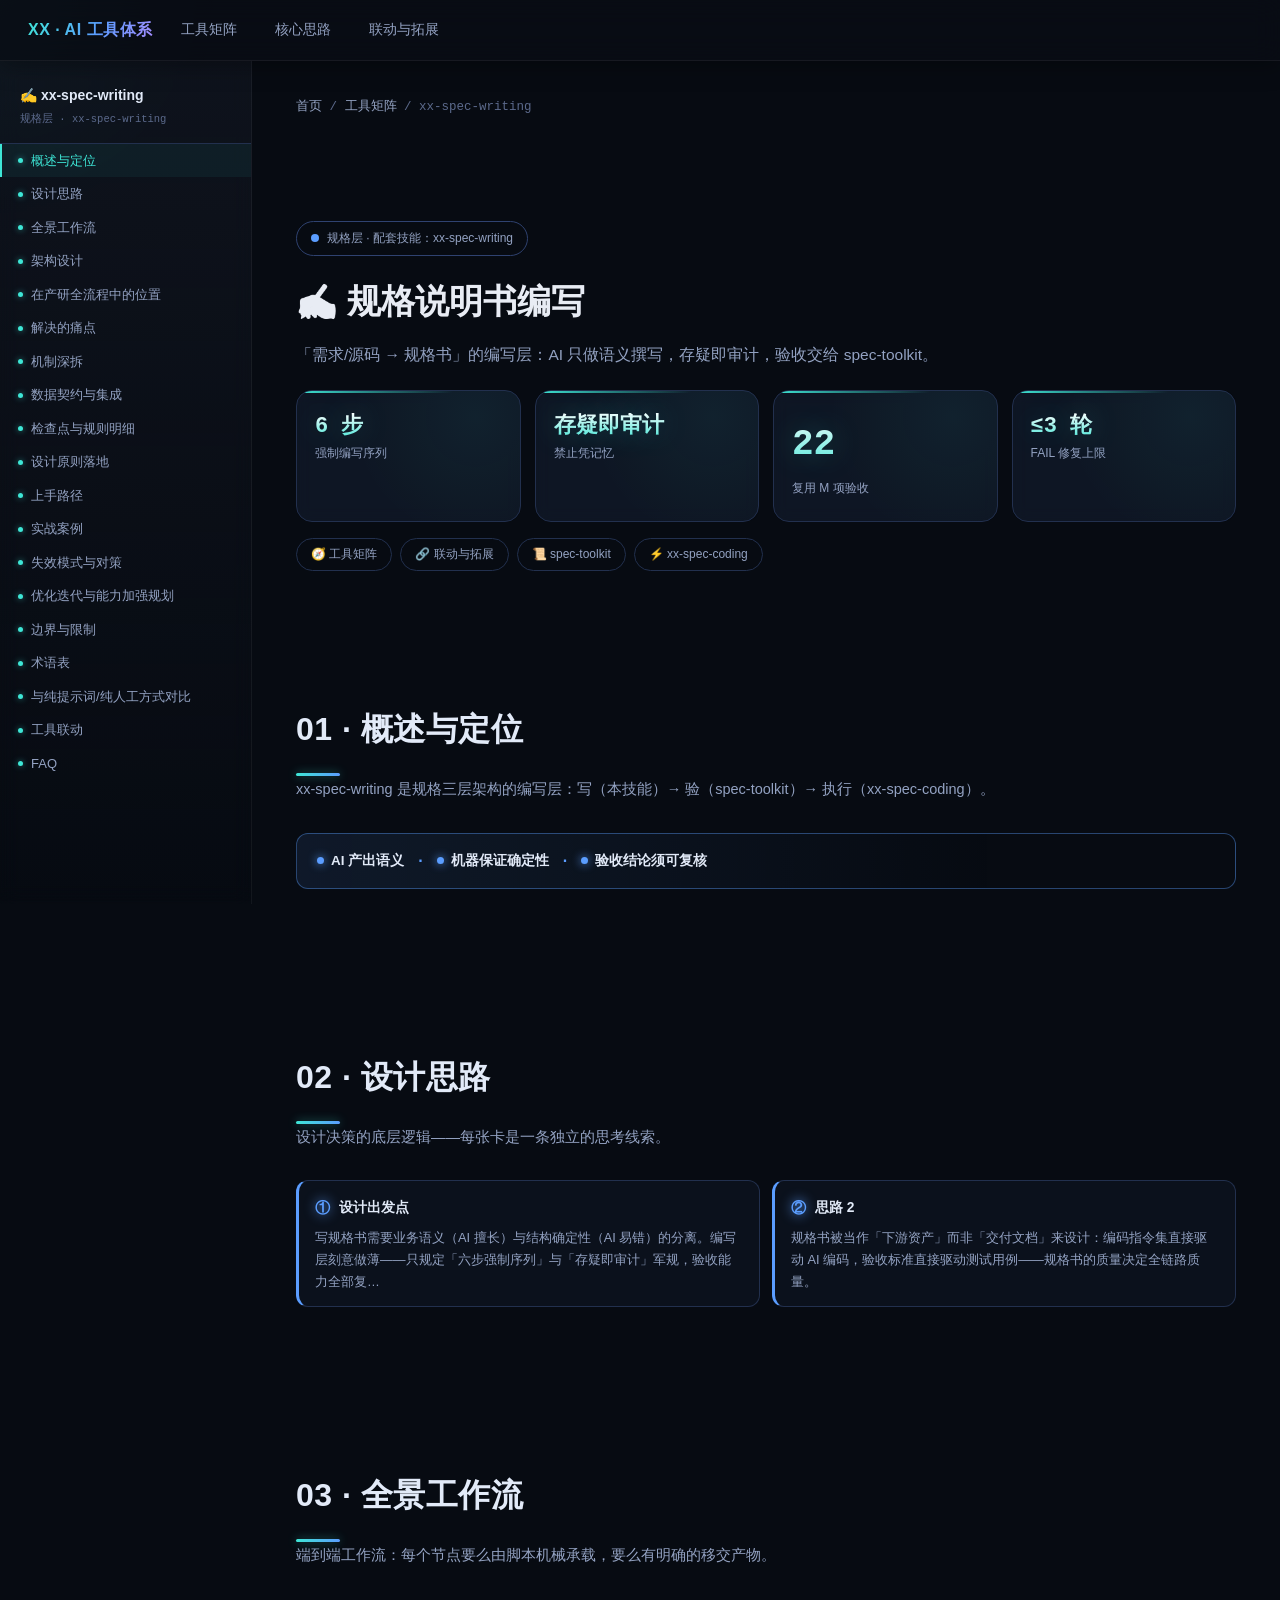
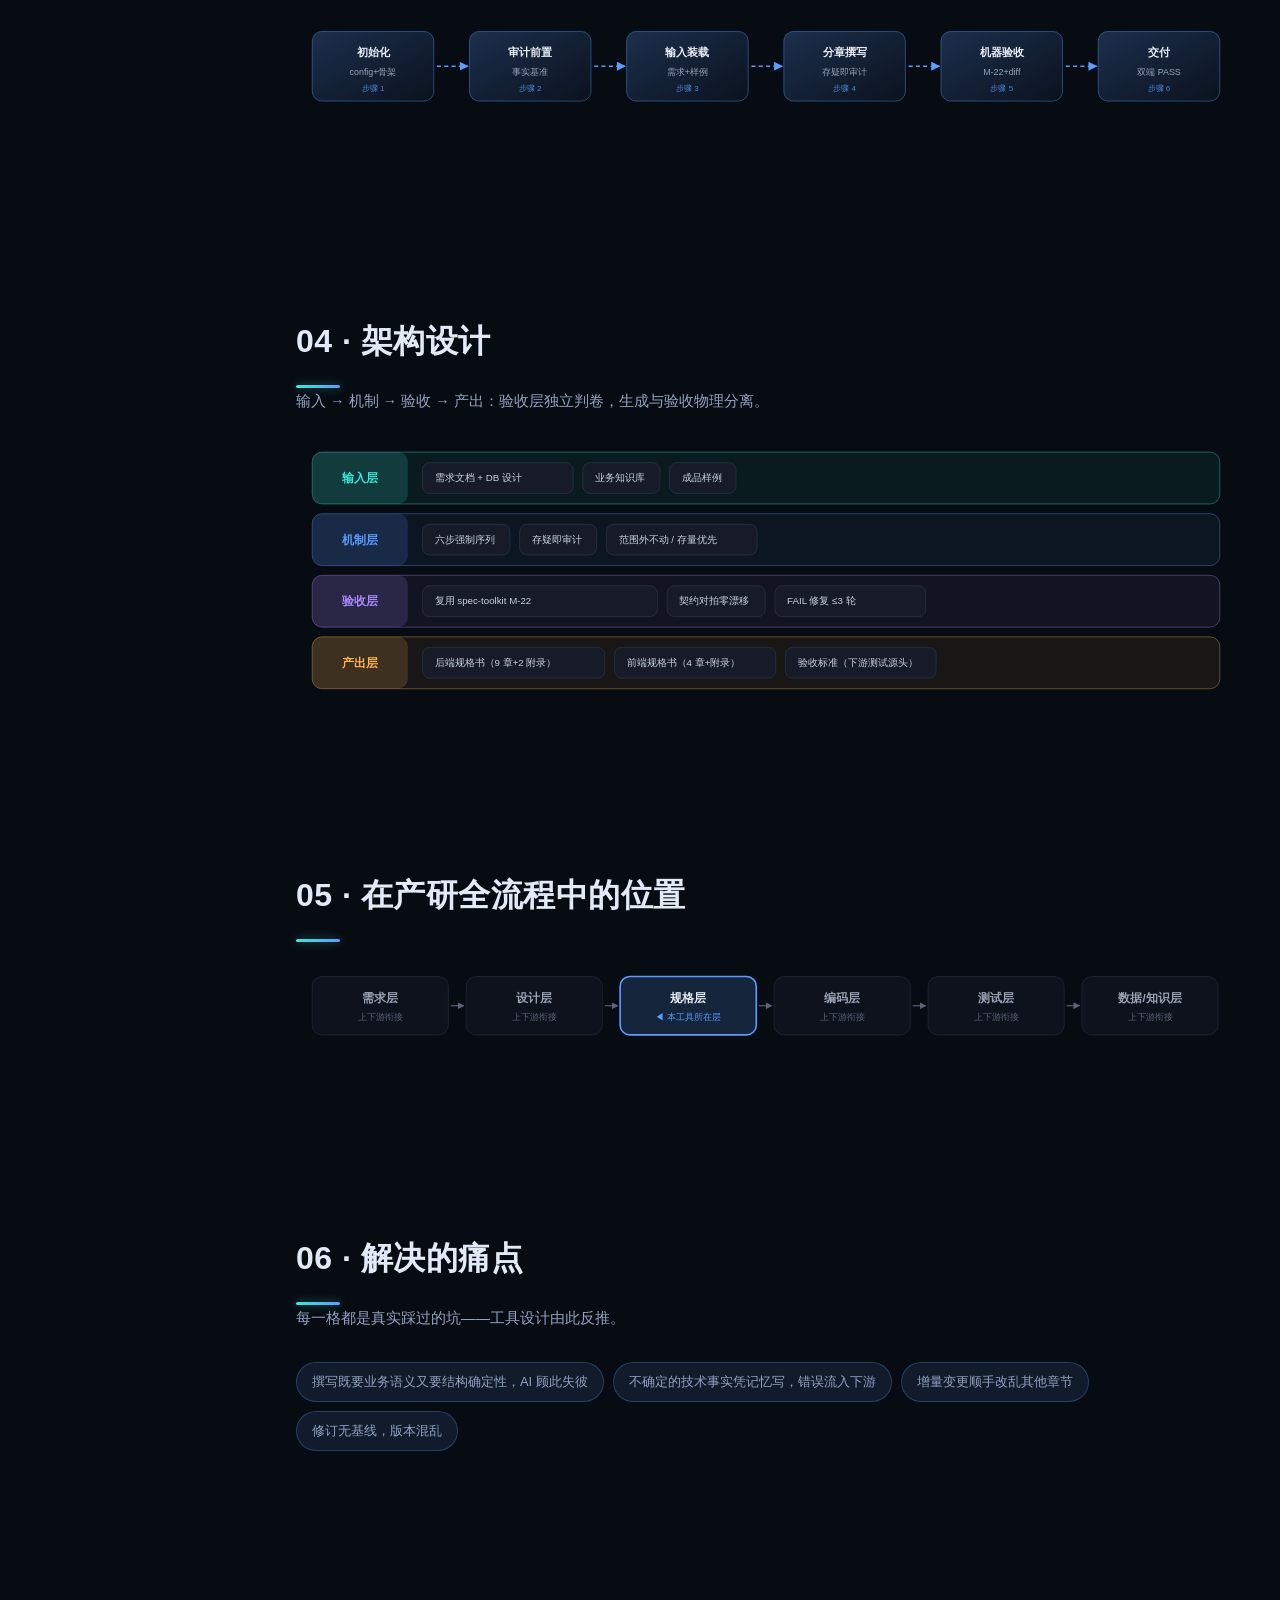
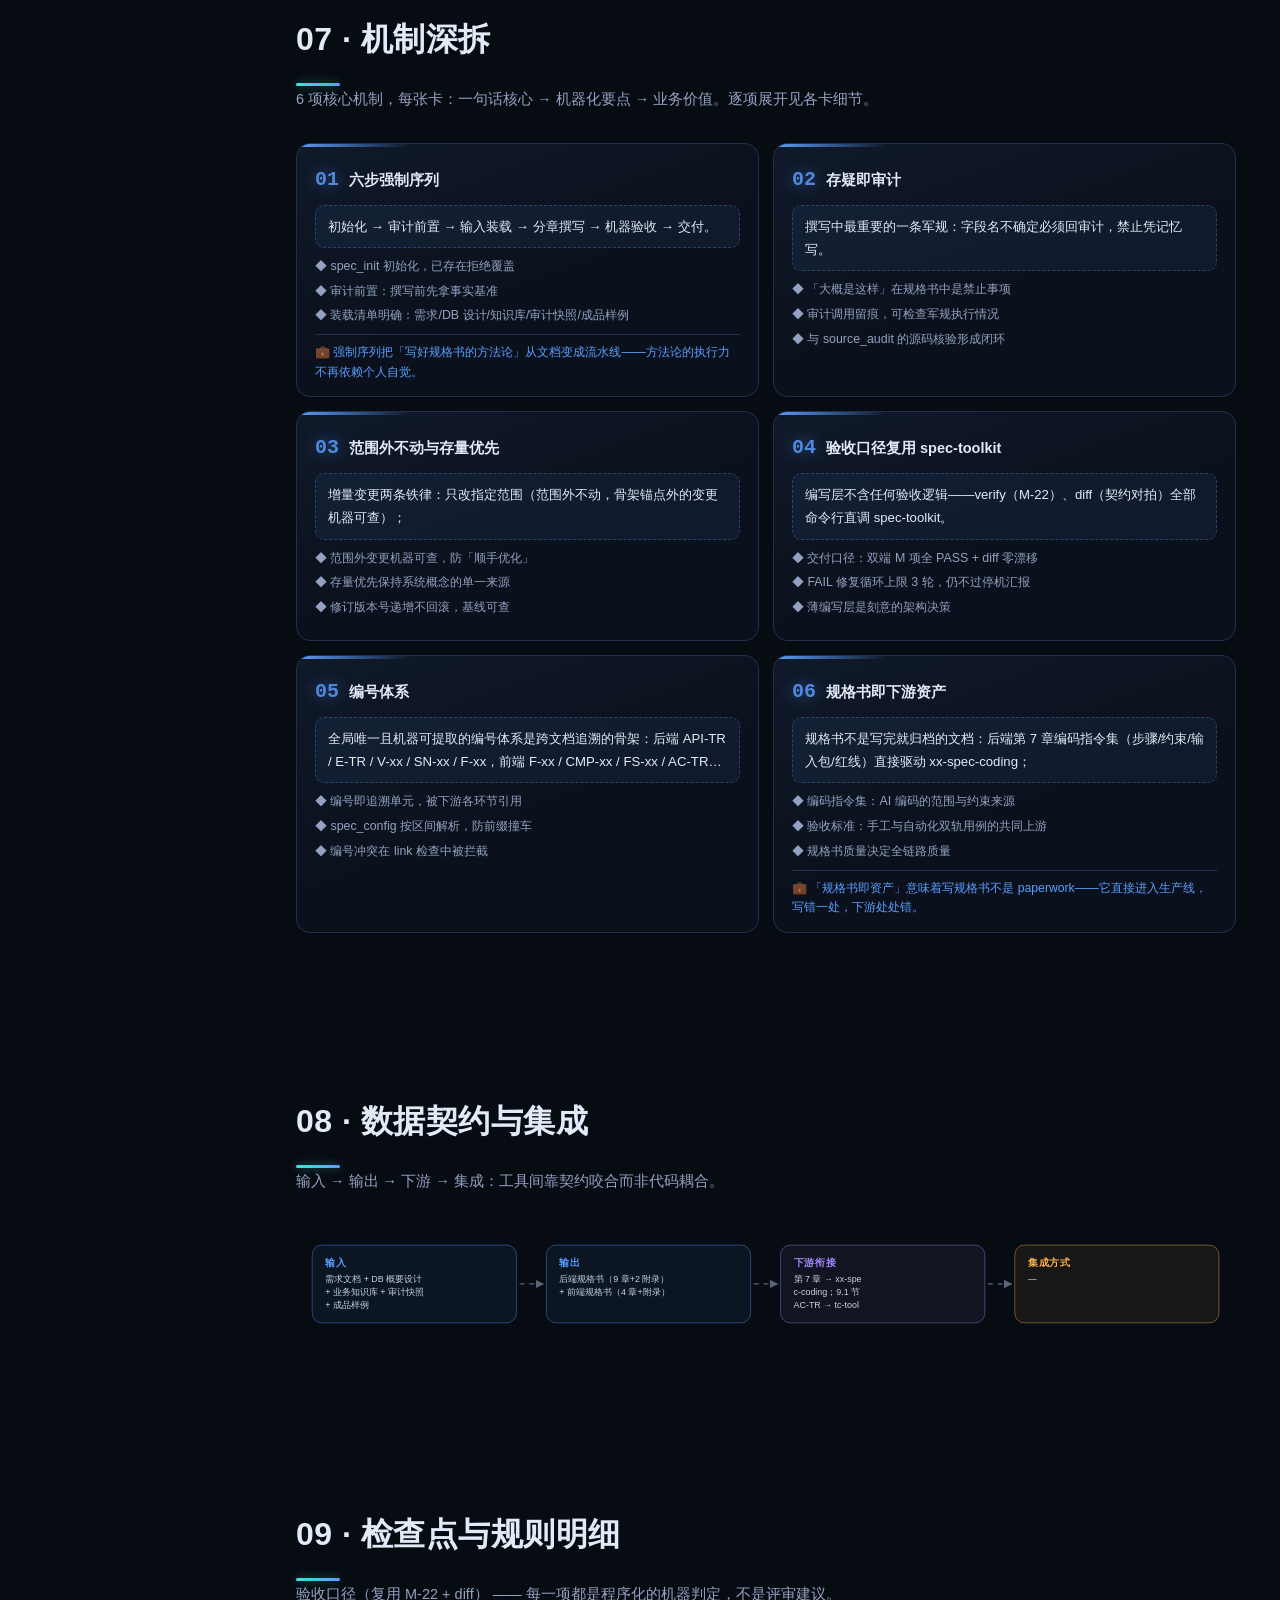
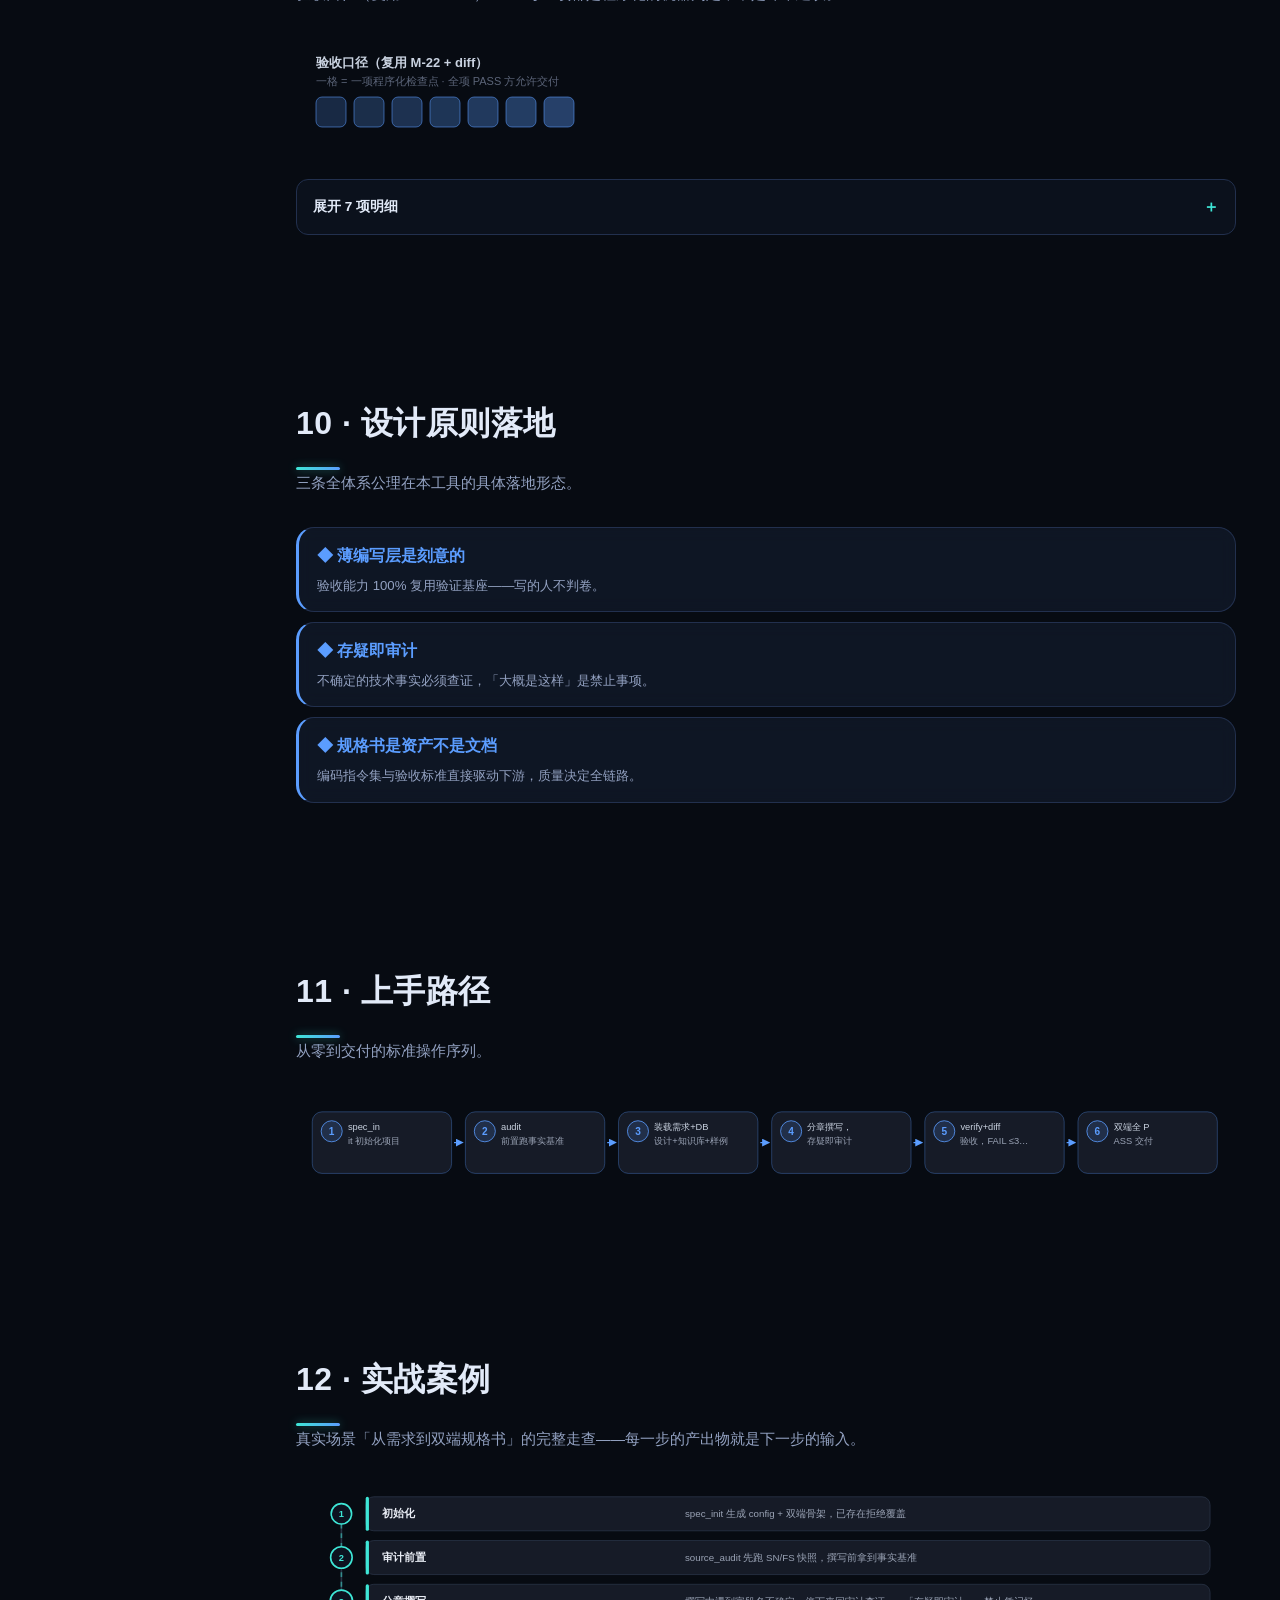
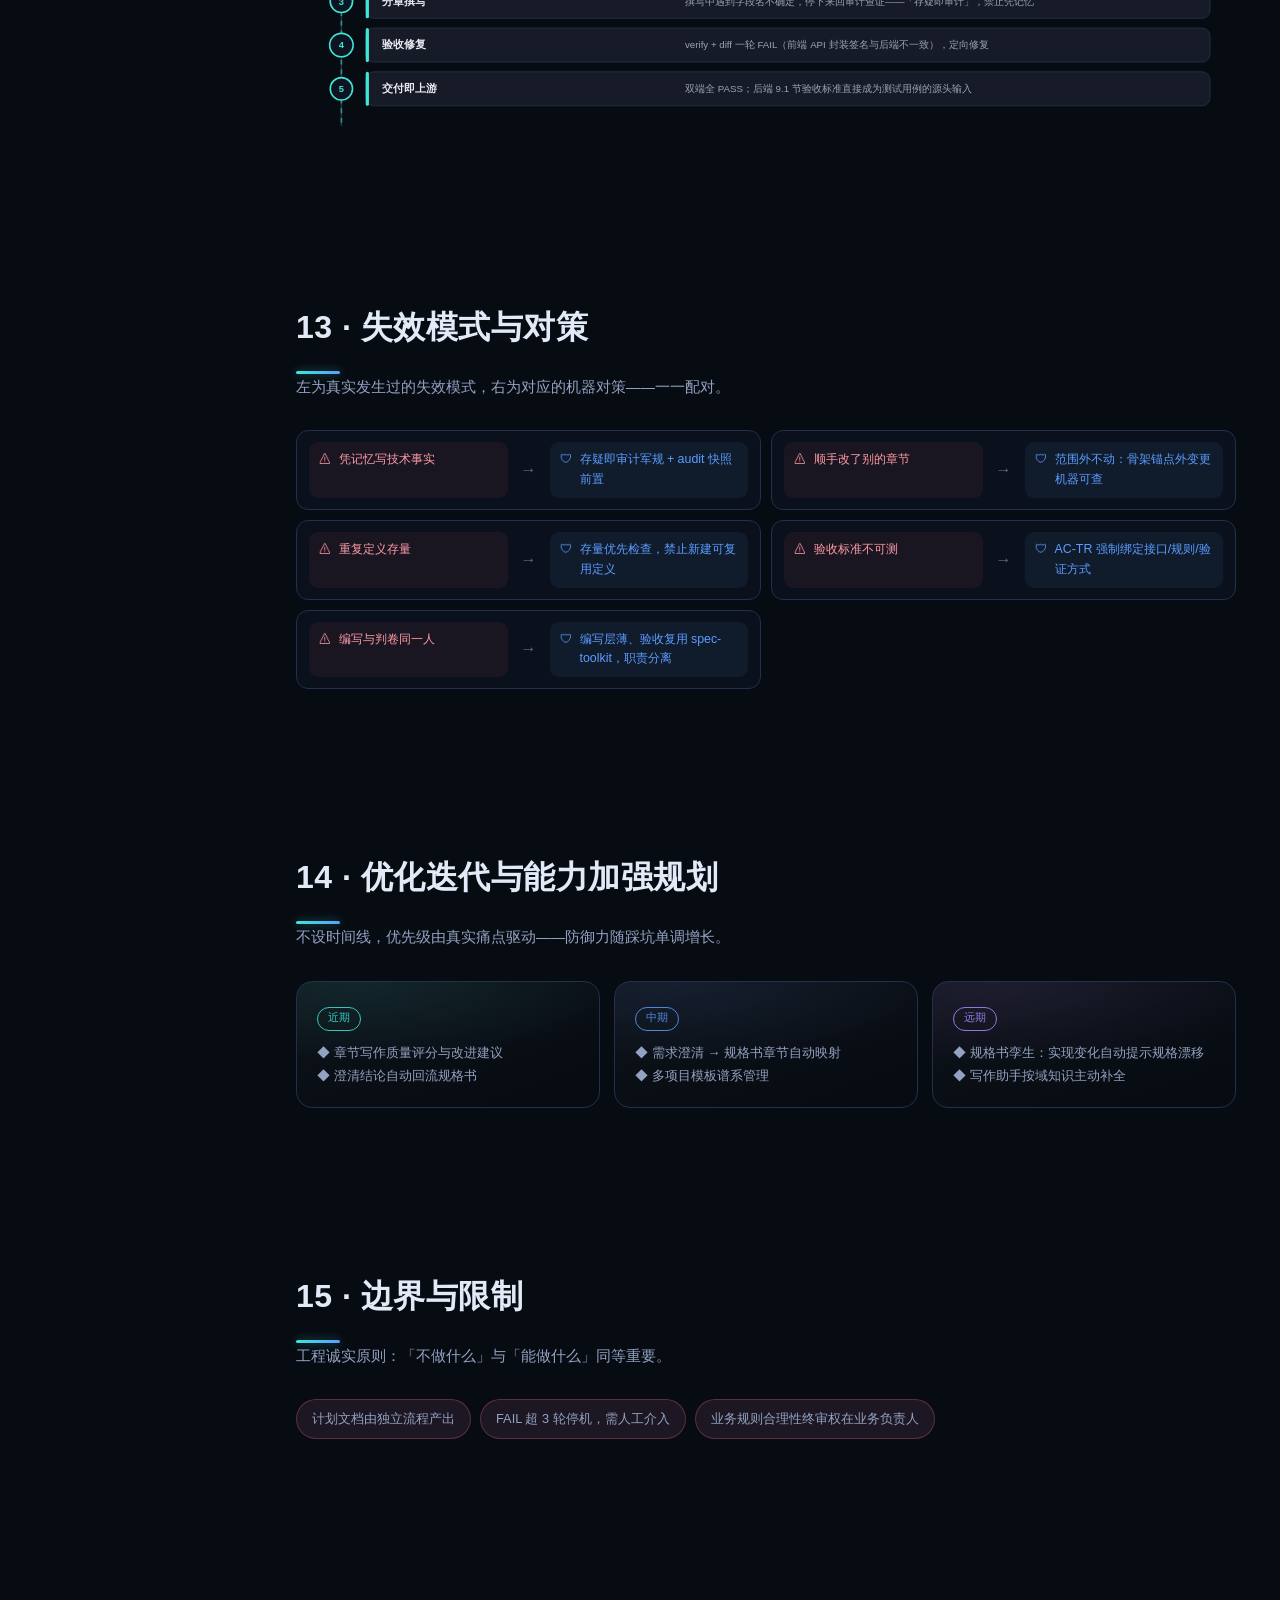
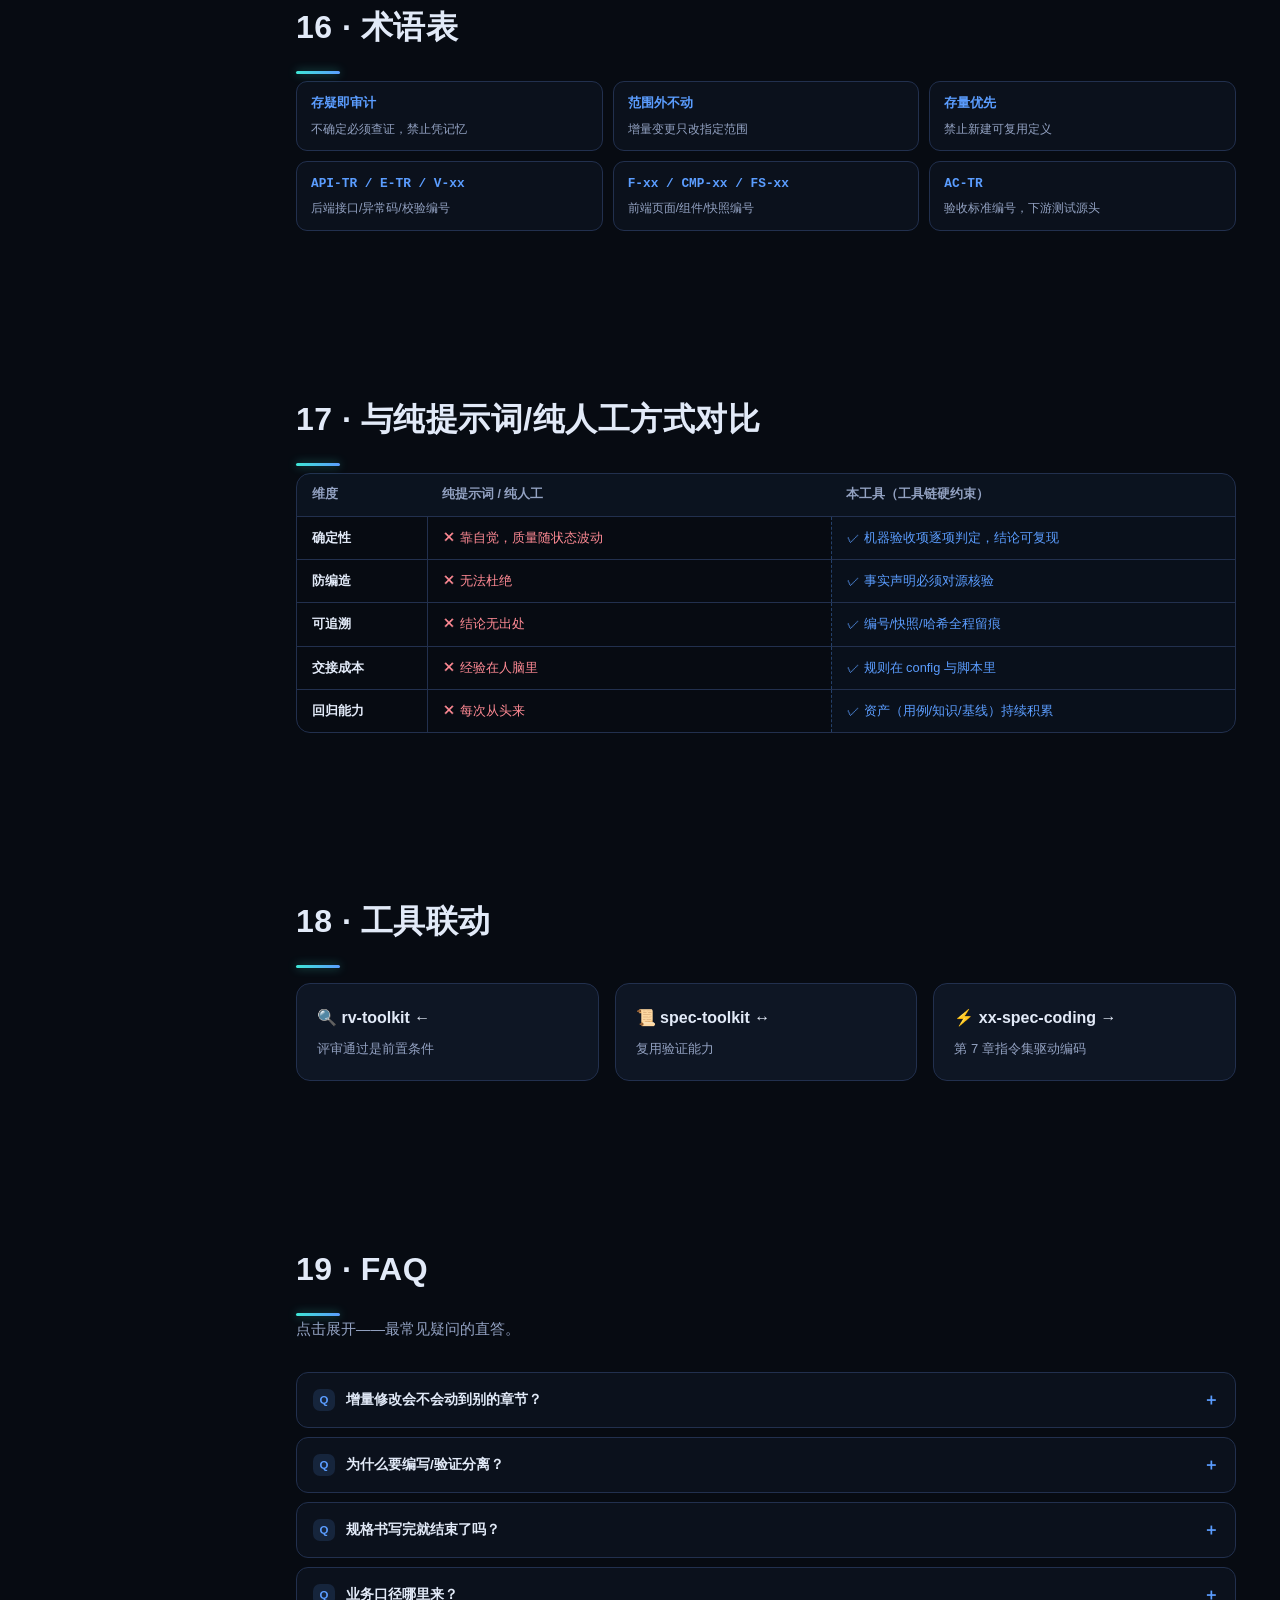
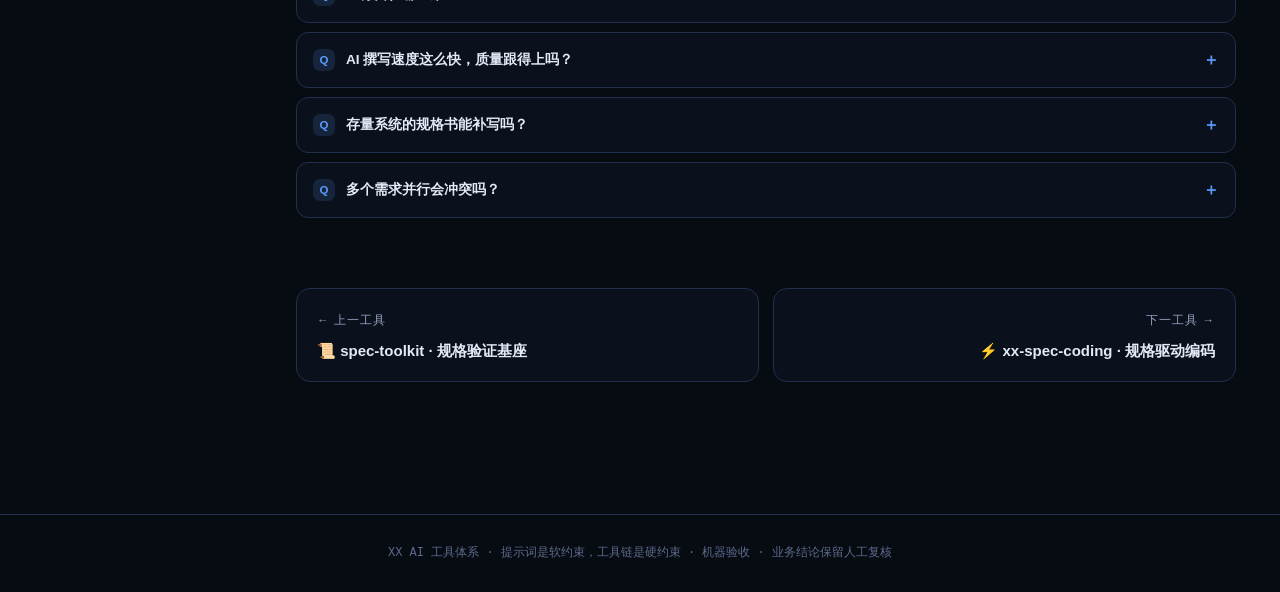
<file: ai-testing-efficiency-system/site/tools/xx-spec-writing.html>
<!DOCTYPE html>
<html lang="zh-CN">
<head>
<meta charset="UTF-8">
<meta name="viewport" content="width=device-width, initial-scale=1.0">
<title>规格说明书编写 · XX AI 工具体系</title>
<link rel="stylesheet" href="../assets/site.css">
</head>
<body>
<div id="progress"></div>
<div id="cursorGlow"></div>
<nav class="topnav"><a class="brand" href="../index.html">XX · AI 工具体系</a><a class="nl" href="../index.html#matrix">工具矩阵</a><a class="nl" href="../index.html">核心思路</a><a class="nl" href="../linkage.html">联动与拓展</a></nav>
<div class="layout">
<nav class="sidenav"><div class="slogo">✍️ xx-spec-writing<div class="sub">规格层 · xx-spec-writing</div></div><a href="#s1"><span class="ndot"></span>概述与定位</a><a href="#s2"><span class="ndot"></span>设计思路</a><a href="#s3"><span class="ndot"></span>全景工作流</a><a href="#s4"><span class="ndot"></span>架构设计</a><a href="#s5"><span class="ndot"></span>在产研全流程中的位置</a><a href="#s6"><span class="ndot"></span>解决的痛点</a><a href="#s7"><span class="ndot"></span>机制深拆</a><a href="#s8"><span class="ndot"></span>数据契约与集成</a><a href="#s9"><span class="ndot"></span>检查点与规则明细</a><a href="#s10"><span class="ndot"></span>设计原则落地</a><a href="#s11"><span class="ndot"></span>上手路径</a><a href="#s12"><span class="ndot"></span>实战案例</a><a href="#s13"><span class="ndot"></span>失效模式与对策</a><a href="#s14"><span class="ndot"></span>优化迭代与能力加强规划</a><a href="#s15"><span class="ndot"></span>边界与限制</a><a href="#s16"><span class="ndot"></span>术语表</a><a href="#s17"><span class="ndot"></span>与纯提示词/纯人工方式对比</a><a href="#s18"><span class="ndot"></span>工具联动</a><a href="#s19"><span class="ndot"></span>FAQ</a></nav>
<main class="main">
<div class="crumbs"><a href="../index.html">首页</a> / <a href="../index.html#matrix">工具矩阵</a> / xx-spec-writing</div><section class="reveal vis" style="margin:22px 0 40px"><div class="badge" style="display:inline-flex;align-items:center;gap:8px;border:1px solid var(--line2);border-radius:999px;padding:6px 14px;font-size:12px;color:var(--dim)"><span style="width:8px;height:8px;border-radius:50%;background:#5b9dff;display:inline-block"></span>规格层 · 配套技能：xx-spec-writing</div><h1 style="font-size:34px;font-weight:900;margin:16px 0 10px">✍️ 规格说明书编写</h1><p class="lead" style="color:var(--dim);font-size:15.5px;max-width:860px">「需求/源码 → 规格书」的编写层：AI 只做语义撰写，存疑即审计，验收交给 spec-toolkit。</p><div class="stats-row" style="margin-top:22px"><div class="stat-card"><div class="num" style="font-size:22px;line-height:1.25">6 步</div><div class="lbl">强制编写序列</div></div><div class="stat-card"><div class="num" style="font-size:22px;line-height:1.25">存疑即审计</div><div class="lbl">禁止凭记忆</div></div><div class="stat-card"><div class="num" data-n="22">0</div><div class="lbl">复用 M 项验收</div></div><div class="stat-card"><div class="num" style="font-size:22px;line-height:1.25">≤3 轮</div><div class="lbl">FAIL 修复上限</div></div></div><div class="rel-chips"><a href="../index.html#matrix">🧭 工具矩阵</a><a href="../linkage.html">🔗 联动与拓展</a><a href="spec-toolkit.html">📜 spec-toolkit</a><a href="xx-spec-coding.html">⚡ xx-spec-coding</a></div></section>
<section id="s1" class="reveal">
<h2 class="sec-title">01 · 概述与定位</h2>
<p class="sec-sub">xx-spec-writing 是规格三层架构的编写层：写（本技能）→ 验（spec-toolkit）→ 执行（xx-spec-coding）。</p><div class="principle-strip" style="--cc:#5b9dff"><span>AI 产出语义</span><i>·</i><span>机器保证确定性</span><i>·</i><span>验收结论须可复核</span></div>
</section>
<section id="s2" class="reveal">
<h2 class="sec-title">02 · 设计思路</h2>
<p class="sec-sub">设计决策的底层逻辑——每张卡是一条独立的思考线索。</p><div class="think-grid"><div class="think-card" style="--cc:#5b9dff"><div class="tk-h"><span class="tk-i">①</span>设计出发点</div><div class="tk-b">写规格书需要业务语义（AI 擅长）与结构确定性（AI 易错）的分离。编写层刻意做薄——只规定「六步强制序列」与「存疑即审计」军规，验收能力全部复…</div></div><div class="think-card" style="--cc:#5b9dff"><div class="tk-h"><span class="tk-i">②</span>思路 2</div><div class="tk-b">规格书被当作「下游资产」而非「交付文档」来设计：编码指令集直接驱动 AI 编码，验收标准直接驱动测试用例——规格书的质量决定全链路质量。</div></div></div>
</section>
<section id="s3" class="reveal">
<h2 class="sec-title">03 · 全景工作流</h2>
<p class="sec-sub">端到端工作流：每个节点要么由脚本机械承载，要么有明确的移交产物。</p><svg viewBox="0 0 1160 190" style="width:100%;max-width:1160px;display:block;margin:14px 0" xmlns="http://www.w3.org/2000/svg"><defs><linearGradient id="xx-spec-writing-pg" x1="0" y1="0" x2="1" y2="1"><stop offset="0" stop-color="#5b9dff" stop-opacity=".25"/><stop offset="1" stop-color="#5b9dff" stop-opacity=".05"/></linearGradient><marker id="xx-spec-writing-ar" viewBox="0 0 10 10" refX="9" refY="5" markerWidth="7" markerHeight="7" orient="auto"><path d="M0 0L10 5L0 10z" fill="#5b9dff"/></marker></defs><rect x="20" y="40" width="150" height="86" rx="12" fill="url(#xx-spec-writing-pg)" stroke="#5b9dff" stroke-opacity=".5"/><text x="95" y="70" text-anchor="middle" fill="#e8ecf4" font-size="14" font-weight="700">初始化</text><text x="95" y="94" text-anchor="middle" fill="#9aa3b5" font-size="11">config+骨架</text><text x="95" y="114" text-anchor="middle" fill="#5b9dff" font-size="10" opacity=".8">步骤 1</text><line x1="174" y1="83" x2="212" y2="83" stroke="#5b9dff" stroke-width="1.6" stroke-dasharray="5 4" marker-end="url(#xx-spec-writing-ar)"/><rect x="214" y="40" width="150" height="86" rx="12" fill="url(#xx-spec-writing-pg)" stroke="#5b9dff" stroke-opacity=".5"/><text x="289" y="70" text-anchor="middle" fill="#e8ecf4" font-size="14" font-weight="700">审计前置</text><text x="289" y="94" text-anchor="middle" fill="#9aa3b5" font-size="11">事实基准</text><text x="289" y="114" text-anchor="middle" fill="#5b9dff" font-size="10" opacity=".8">步骤 2</text><line x1="368" y1="83" x2="406" y2="83" stroke="#5b9dff" stroke-width="1.6" stroke-dasharray="5 4" marker-end="url(#xx-spec-writing-ar)"/><rect x="408" y="40" width="150" height="86" rx="12" fill="url(#xx-spec-writing-pg)" stroke="#5b9dff" stroke-opacity=".5"/><text x="483" y="70" text-anchor="middle" fill="#e8ecf4" font-size="14" font-weight="700">输入装载</text><text x="483" y="94" text-anchor="middle" fill="#9aa3b5" font-size="11">需求+样例</text><text x="483" y="114" text-anchor="middle" fill="#5b9dff" font-size="10" opacity=".8">步骤 3</text><line x1="562" y1="83" x2="600" y2="83" stroke="#5b9dff" stroke-width="1.6" stroke-dasharray="5 4" marker-end="url(#xx-spec-writing-ar)"/><rect x="602" y="40" width="150" height="86" rx="12" fill="url(#xx-spec-writing-pg)" stroke="#5b9dff" stroke-opacity=".5"/><text x="677" y="70" text-anchor="middle" fill="#e8ecf4" font-size="14" font-weight="700">分章撰写</text><text x="677" y="94" text-anchor="middle" fill="#9aa3b5" font-size="11">存疑即审计</text><text x="677" y="114" text-anchor="middle" fill="#5b9dff" font-size="10" opacity=".8">步骤 4</text><line x1="756" y1="83" x2="794" y2="83" stroke="#5b9dff" stroke-width="1.6" stroke-dasharray="5 4" marker-end="url(#xx-spec-writing-ar)"/><rect x="796" y="40" width="150" height="86" rx="12" fill="url(#xx-spec-writing-pg)" stroke="#5b9dff" stroke-opacity=".5"/><text x="871" y="70" text-anchor="middle" fill="#e8ecf4" font-size="14" font-weight="700">机器验收</text><text x="871" y="94" text-anchor="middle" fill="#9aa3b5" font-size="11">M-22+diff</text><text x="871" y="114" text-anchor="middle" fill="#5b9dff" font-size="10" opacity=".8">步骤 5</text><line x1="950" y1="83" x2="988" y2="83" stroke="#5b9dff" stroke-width="1.6" stroke-dasharray="5 4" marker-end="url(#xx-spec-writing-ar)"/><rect x="990" y="40" width="150" height="86" rx="12" fill="url(#xx-spec-writing-pg)" stroke="#5b9dff" stroke-opacity=".5"/><text x="1065" y="70" text-anchor="middle" fill="#e8ecf4" font-size="14" font-weight="700">交付</text><text x="1065" y="94" text-anchor="middle" fill="#9aa3b5" font-size="11">双端 PASS</text><text x="1065" y="114" text-anchor="middle" fill="#5b9dff" font-size="10" opacity=".8">步骤 6</text></svg>
</section>
<section id="s4" class="reveal">
<h2 class="sec-title">04 · 架构设计</h2>
<p class="sec-sub">输入 → 机制 → 验收 → 产出：验收层独立判卷，生成与验收物理分离。</p><svg viewBox="0 0 1160 324" style="width:100%;max-width:1160px;display:block;margin:14px 0" xmlns="http://www.w3.org/2000/svg"><rect x="20" y="10" width="1120" height="64" rx="12" fill="#3ee6d6" fill-opacity=".07" stroke="#3ee6d6" stroke-opacity=".45"/><rect x="20" y="10" width="118" height="64" rx="12" fill="#3ee6d6" fill-opacity=".16"/><text x="79" y="47" text-anchor="middle" fill="#3ee6d6" font-size="14.5" font-weight="800">输入层</text><rect x="156" y="23" width="186" height="38" rx="9" fill="#161b27" stroke="#2a3346"/><text x="171" y="46" fill="#c9d2e0" font-size="12">需求文档 + DB 设计</text><rect x="354" y="23" width="95" height="38" rx="9" fill="#161b27" stroke="#2a3346"/><text x="369" y="46" fill="#c9d2e0" font-size="12">业务知识库</text><rect x="461" y="23" width="82" height="38" rx="9" fill="#161b27" stroke="#2a3346"/><text x="476" y="46" fill="#c9d2e0" font-size="12">成品样例</text><rect x="20" y="86" width="1120" height="64" rx="12" fill="#5b9dff" fill-opacity=".07" stroke="#5b9dff" stroke-opacity=".45"/><rect x="20" y="86" width="118" height="64" rx="12" fill="#5b9dff" fill-opacity=".16"/><text x="79" y="123" text-anchor="middle" fill="#5b9dff" font-size="14.5" font-weight="800">机制层</text><rect x="156" y="99" width="108" height="38" rx="9" fill="#161b27" stroke="#2a3346"/><text x="171" y="122" fill="#c9d2e0" font-size="12">六步强制序列</text><rect x="276" y="99" width="95" height="38" rx="9" fill="#161b27" stroke="#2a3346"/><text x="291" y="122" fill="#c9d2e0" font-size="12">存疑即审计</text><rect x="383" y="99" width="186" height="38" rx="9" fill="#161b27" stroke="#2a3346"/><text x="398" y="122" fill="#c9d2e0" font-size="12">范围外不动 / 存量优先</text><rect x="20" y="162" width="1120" height="64" rx="12" fill="#a78bff" fill-opacity=".07" stroke="#a78bff" stroke-opacity=".45"/><rect x="20" y="162" width="118" height="64" rx="12" fill="#a78bff" fill-opacity=".16"/><text x="79" y="199" text-anchor="middle" fill="#a78bff" font-size="14.5" font-weight="800">验收层</text><rect x="156" y="175" width="290" height="38" rx="9" fill="#161b27" stroke="#2a3346"/><text x="171" y="198" fill="#c9d2e0" font-size="12">复用 spec-toolkit M-22</text><rect x="458" y="175" width="121" height="38" rx="9" fill="#161b27" stroke="#2a3346"/><text x="473" y="198" fill="#c9d2e0" font-size="12">契约对拍零漂移</text><rect x="591" y="175" width="186" height="38" rx="9" fill="#161b27" stroke="#2a3346"/><text x="606" y="198" fill="#c9d2e0" font-size="12">FAIL 修复 ≤3 轮</text><rect x="20" y="238" width="1120" height="64" rx="12" fill="#ffb454" fill-opacity=".07" stroke="#ffb454" stroke-opacity=".45"/><rect x="20" y="238" width="118" height="64" rx="12" fill="#ffb454" fill-opacity=".16"/><text x="79" y="275" text-anchor="middle" fill="#ffb454" font-size="14.5" font-weight="800">产出层</text><rect x="156" y="251" width="225" height="38" rx="9" fill="#161b27" stroke="#2a3346"/><text x="171" y="274" fill="#c9d2e0" font-size="12">后端规格书（9 章+2 附录）</text><rect x="393" y="251" width="199" height="38" rx="9" fill="#161b27" stroke="#2a3346"/><text x="408" y="274" fill="#c9d2e0" font-size="12">前端规格书（4 章+附录）</text><rect x="604" y="251" width="186" height="38" rx="9" fill="#161b27" stroke="#2a3346"/><text x="619" y="274" fill="#c9d2e0" font-size="12">验收标准（下游测试源头）</text></svg>
</section>
<section id="s5" class="reveal">
<h2 class="sec-title">05 · 在产研全流程中的位置</h2>
<svg viewBox="0 0 1160 150" style="width:100%;max-width:1160px;display:block;margin:14px 0" xmlns="http://www.w3.org/2000/svg"><defs><marker id="xx-spec-writing-ps" viewBox="0 0 10 10" refX="9" refY="5" markerWidth="6" markerHeight="6" orient="auto"><path d="M0 0L10 5L0 10z" fill="#5b6478"/></marker></defs><rect x="20" y="34" width="168" height="72" rx="12" fill="#161b27" fill-opacity=".5" stroke="#2a3346" stroke-opacity=".7" stroke-width="1"/><text x="104" y="66" text-anchor="middle" fill="#9aa3b5" font-size="14.5" font-weight="600">需求层</text><text x="104" y="88" text-anchor="middle" fill="#5b6478" font-size="11">上下游衔接</text><line x1="191" y1="70" x2="207" y2="70" stroke="#5b6478" stroke-width="1.4" marker-end="url(#xx-spec-writing-ps)"/><rect x="210" y="34" width="168" height="72" rx="12" fill="#161b27" fill-opacity=".5" stroke="#2a3346" stroke-opacity=".7" stroke-width="1"/><text x="294" y="66" text-anchor="middle" fill="#9aa3b5" font-size="14.5" font-weight="600">设计层</text><text x="294" y="88" text-anchor="middle" fill="#5b6478" font-size="11">上下游衔接</text><line x1="381" y1="70" x2="397" y2="70" stroke="#5b6478" stroke-width="1.4" marker-end="url(#xx-spec-writing-ps)"/><rect x="400" y="34" width="168" height="72" rx="12" fill="#5b9dff" fill-opacity=".18" stroke="#5b9dff" stroke-opacity="1" stroke-width="2"/><text x="484" y="66" text-anchor="middle" fill="#e8ecf4" font-size="14.5" font-weight="800">规格层</text><text x="484" y="88" text-anchor="middle" fill="#5b9dff" font-size="11">◀ 本工具所在层</text><line x1="571" y1="70" x2="587" y2="70" stroke="#5b6478" stroke-width="1.4" marker-end="url(#xx-spec-writing-ps)"/><rect x="590" y="34" width="168" height="72" rx="12" fill="#161b27" fill-opacity=".5" stroke="#2a3346" stroke-opacity=".7" stroke-width="1"/><text x="674" y="66" text-anchor="middle" fill="#9aa3b5" font-size="14.5" font-weight="600">编码层</text><text x="674" y="88" text-anchor="middle" fill="#5b6478" font-size="11">上下游衔接</text><line x1="761" y1="70" x2="777" y2="70" stroke="#5b6478" stroke-width="1.4" marker-end="url(#xx-spec-writing-ps)"/><rect x="780" y="34" width="168" height="72" rx="12" fill="#161b27" fill-opacity=".5" stroke="#2a3346" stroke-opacity=".7" stroke-width="1"/><text x="864" y="66" text-anchor="middle" fill="#9aa3b5" font-size="14.5" font-weight="600">测试层</text><text x="864" y="88" text-anchor="middle" fill="#5b6478" font-size="11">上下游衔接</text><line x1="951" y1="70" x2="967" y2="70" stroke="#5b6478" stroke-width="1.4" marker-end="url(#xx-spec-writing-ps)"/><rect x="970" y="34" width="168" height="72" rx="12" fill="#161b27" fill-opacity=".5" stroke="#2a3346" stroke-opacity=".7" stroke-width="1"/><text x="1054" y="66" text-anchor="middle" fill="#9aa3b5" font-size="14.5" font-weight="600">数据/知识层</text><text x="1054" y="88" text-anchor="middle" fill="#5b6478" font-size="11">上下游衔接</text></svg>
</section>
<section id="s6" class="reveal">
<h2 class="sec-title">06 · 解决的痛点</h2>
<p class="sec-sub">每一格都是真实踩过的坑——工具设计由此反推。</p><div class="chips"><span class="chip" style="--cc:#5b9dff">撰写既要业务语义又要结构确定性，AI 顾此失彼</span><span class="chip" style="--cc:#5b9dff">不确定的技术事实凭记忆写，错误流入下游</span><span class="chip" style="--cc:#5b9dff">增量变更顺手改乱其他章节</span><span class="chip" style="--cc:#5b9dff">修订无基线，版本混乱</span></div>
</section>
<section id="s7" class="reveal">
<h2 class="sec-title">07 · 机制深拆</h2>
<p class="sec-sub">6 项核心机制，每张卡：一句话核心 → 机器化要点 → 业务价值。逐项展开见各卡细节。</p><div class="mech-grid"><div class="mech-card" style="--cc:#5b9dff"><div class="mc-h"><span class="mc-n">01</span><span class="mc-t">六步强制序列</span></div><div class="mc-core">初始化 → 审计前置 → 输入装载 → 分章撰写 → 机器验收 → 交付。</div><div class="mc-pts"><span class="mc-p">◆ spec_init 初始化，已存在拒绝覆盖</span><span class="mc-p">◆ 审计前置：撰写前先拿事实基准</span><span class="mc-p">◆ 装载清单明确：需求/DB 设计/知识库/审计快照/成品样例</span></div><div class="mc-biz">💼 强制序列把「写好规格书的方法论」从文档变成流水线——方法论的执行力不再依赖个人自觉。</div></div><div class="mech-card" style="--cc:#5b9dff"><div class="mc-h"><span class="mc-n">02</span><span class="mc-t">存疑即审计</span></div><div class="mc-core">撰写中最重要的一条军规：字段名不确定必须回审计，禁止凭记忆写。</div><div class="mc-pts"><span class="mc-p">◆ 「大概是这样」在规格书中是禁止事项</span><span class="mc-p">◆ 审计调用留痕，可检查军规执行情况</span><span class="mc-p">◆ 与 source_audit 的源码核验形成闭环</span></div></div><div class="mech-card" style="--cc:#5b9dff"><div class="mc-h"><span class="mc-n">03</span><span class="mc-t">范围外不动与存量优先</span></div><div class="mc-core">增量变更两条铁律：只改指定范围（范围外不动，骨架锚点外的变更机器可查）；</div><div class="mc-pts"><span class="mc-p">◆ 范围外变更机器可查，防「顺手优化」</span><span class="mc-p">◆ 存量优先保持系统概念的单一来源</span><span class="mc-p">◆ 修订版本号递增不回滚，基线可查</span></div></div><div class="mech-card" style="--cc:#5b9dff"><div class="mc-h"><span class="mc-n">04</span><span class="mc-t">验收口径复用 spec-toolkit</span></div><div class="mc-core">编写层不含任何验收逻辑——verify（M-22）、diff（契约对拍）全部命令行直调 spec-toolkit。</div><div class="mc-pts"><span class="mc-p">◆ 交付口径：双端 M 项全 PASS + diff 零漂移</span><span class="mc-p">◆ FAIL 修复循环上限 3 轮，仍不过停机汇报</span><span class="mc-p">◆ 薄编写层是刻意的架构决策</span></div></div><div class="mech-card" style="--cc:#5b9dff"><div class="mc-h"><span class="mc-n">05</span><span class="mc-t">编号体系</span></div><div class="mc-core">全局唯一且机器可提取的编号体系是跨文档追溯的骨架：后端 API-TR / E-TR / V-xx / SN-xx / F-xx，前端 F-xx / CMP-xx / FS-xx / AC-TR…</div><div class="mc-pts"><span class="mc-p">◆ 编号即追溯单元，被下游各环节引用</span><span class="mc-p">◆ spec_config 按区间解析，防前缀撞车</span><span class="mc-p">◆ 编号冲突在 link 检查中被拦截</span></div></div><div class="mech-card" style="--cc:#5b9dff"><div class="mc-h"><span class="mc-n">06</span><span class="mc-t">规格书即下游资产</span></div><div class="mc-core">规格书不是写完就归档的文档：后端第 7 章编码指令集（步骤/约束/输入包/红线）直接驱动 xx-spec-coding；</div><div class="mc-pts"><span class="mc-p">◆ 编码指令集：AI 编码的范围与约束来源</span><span class="mc-p">◆ 验收标准：手工与自动化双轨用例的共同上游</span><span class="mc-p">◆ 规格书质量决定全链路质量</span></div><div class="mc-biz">💼 「规格书即资产」意味着写规格书不是 paperwork——它直接进入生产线，写错一处，下游处处错。</div></div></div>
</section>
<section id="s8" class="reveal">
<h2 class="sec-title">08 · 数据契约与集成</h2>
<p class="sec-sub">输入 → 输出 → 下游 → 集成：工具间靠契约咬合而非代码耦合。</p><svg viewBox="0 0 1160 150" style="width:100%;max-width:1160px;display:block;margin:14px 0" xmlns="http://www.w3.org/2000/svg"><defs><marker id="xx-spec-writing-io" viewBox="0 0 10 10" refX="9" refY="5" markerWidth="7" markerHeight="7" orient="auto"><path d="M0 0L10 5L0 10z" fill="#5b6478"/></marker></defs><rect x="20" y="26" width="252" height="96" rx="12" fill="#5b9dff" fill-opacity=".07" stroke="#5b9dff" stroke-opacity=".5"/><text x="36" y="52" fill="#5b9dff" font-size="12" font-weight="800" letter-spacing="1">输入</text><text x="36" y="72" fill="#c9d2e0" font-size="11">需求文档 + DB 概要设计 </text><text x="36" y="88" fill="#c9d2e0" font-size="11">+ 业务知识库 + 审计快照 </text><text x="36" y="104" fill="#c9d2e0" font-size="11">+ 成品样例</text><line x1="276" y1="74" x2="305" y2="74" stroke="#5b6478" stroke-width="1.5" stroke-dasharray="5 4" class="flowline" marker-end="url(#xx-spec-writing-io)"/><rect x="309" y="26" width="252" height="96" rx="12" fill="#5b9dff" fill-opacity=".07" stroke="#5b9dff" stroke-opacity=".5"/><text x="325" y="52" fill="#5b9dff" font-size="12" font-weight="800" letter-spacing="1">输出</text><text x="325" y="72" fill="#c9d2e0" font-size="11">后端规格书（9 章+2 附录）</text><text x="325" y="88" fill="#c9d2e0" font-size="11">+ 前端规格书（4 章+附录）</text><line x1="565" y1="74" x2="594" y2="74" stroke="#5b6478" stroke-width="1.5" stroke-dasharray="5 4" class="flowline" marker-end="url(#xx-spec-writing-io)"/><rect x="598" y="26" width="252" height="96" rx="12" fill="#a78bff" fill-opacity=".07" stroke="#a78bff" stroke-opacity=".5"/><text x="614" y="52" fill="#a78bff" font-size="12" font-weight="800" letter-spacing="1">下游衔接</text><text x="614" y="72" fill="#c9d2e0" font-size="11">第 7 章 → xx-spe</text><text x="614" y="88" fill="#c9d2e0" font-size="11">c-coding；9.1 节 </text><text x="614" y="104" fill="#c9d2e0" font-size="11">AC-TR → tc-tool</text><line x1="854" y1="74" x2="883" y2="74" stroke="#5b6478" stroke-width="1.5" stroke-dasharray="5 4" class="flowline" marker-end="url(#xx-spec-writing-io)"/><rect x="887" y="26" width="252" height="96" rx="12" fill="#ffb454" fill-opacity=".07" stroke="#ffb454" stroke-opacity=".5"/><text x="903" y="52" fill="#ffb454" font-size="12" font-weight="800" letter-spacing="1">集成方式</text><text x="903" y="72" fill="#c9d2e0" font-size="11">—</text></svg>
</section>
<section id="s9" class="reveal">
<h2 class="sec-title">09 · 检查点与规则明细</h2>
<p class="sec-sub">验收口径（复用 M-22 + diff） —— 每一项都是程序化的机器判定，不是评审建议。</p><svg viewBox="0 0 572 128" style="width:100%;max-width:572px;display:block;margin:14px 0" xmlns="http://www.w3.org/2000/svg"><g font-family="inherit"><text x="20" y="30" fill="#c9d2e0" font-size="13" font-weight="800">验收口径（复用 M-22 + diff）</text><text x="20" y="48" fill="#5b6478" font-size="11">一格 = 一项程序化检查点 · 全项 PASS 方允许交付</text><rect x="20" y="60" width="30" height="30" rx="6" fill="#5b9dff" fill-opacity=".18" stroke="#5b9dff" stroke-opacity=".55"><animate attributeName="fill-opacity" values=".18;.4;.18" dur="3s" begin="0.00s" repeatCount="indefinite"/></rect><rect x="58" y="60" width="30" height="30" rx="6" fill="#5b9dff" fill-opacity=".18" stroke="#5b9dff" stroke-opacity=".55"><animate attributeName="fill-opacity" values=".18;.4;.18" dur="3s" begin="0.18s" repeatCount="indefinite"/></rect><rect x="96" y="60" width="30" height="30" rx="6" fill="#5b9dff" fill-opacity=".18" stroke="#5b9dff" stroke-opacity=".55"><animate attributeName="fill-opacity" values=".18;.4;.18" dur="3s" begin="0.36s" repeatCount="indefinite"/></rect><rect x="134" y="60" width="30" height="30" rx="6" fill="#5b9dff" fill-opacity=".18" stroke="#5b9dff" stroke-opacity=".55"><animate attributeName="fill-opacity" values=".18;.4;.18" dur="3s" begin="0.54s" repeatCount="indefinite"/></rect><rect x="172" y="60" width="30" height="30" rx="6" fill="#5b9dff" fill-opacity=".18" stroke="#5b9dff" stroke-opacity=".55"><animate attributeName="fill-opacity" values=".18;.4;.18" dur="3s" begin="0.72s" repeatCount="indefinite"/></rect><rect x="210" y="60" width="30" height="30" rx="6" fill="#5b9dff" fill-opacity=".18" stroke="#5b9dff" stroke-opacity=".55"><animate attributeName="fill-opacity" values=".18;.4;.18" dur="3s" begin="0.90s" repeatCount="indefinite"/></rect><rect x="248" y="60" width="30" height="30" rx="6" fill="#5b9dff" fill-opacity=".18" stroke="#5b9dff" stroke-opacity=".55"><animate attributeName="fill-opacity" values=".18;.4;.18" dur="3s" begin="1.08s" repeatCount="indefinite"/></rect></g></svg><details class="fq"><summary>展开 7 项明细</summary><div style="display:grid;grid-template-columns:repeat(auto-fill,minmax(280px,1fr));gap:8px;margin-top:12px"><div style="background:var(--bg2);border:1px solid var(--line);border-radius:9px;padding:8px 12px;font-size:12.4px;color:var(--dim)">后端 M-01~M-12 全 PASS</div><div style="background:var(--bg2);border:1px solid var(--line);border-radius:9px;padding:8px 12px;font-size:12.4px;color:var(--dim)">前端 M-01~M-10 全 PASS</div><div style="background:var(--bg2);border:1px solid var(--line);border-radius:9px;padding:8px 12px;font-size:12.4px;color:var(--dim)">diff 契约零漂移</div><div style="background:var(--bg2);border:1px solid var(--line);border-radius:9px;padding:8px 12px;font-size:12.4px;color:var(--dim)">存疑即审计执行留痕</div><div style="background:var(--bg2);border:1px solid var(--line);border-radius:9px;padding:8px 12px;font-size:12.4px;color:var(--dim)">范围外不动核验</div><div style="background:var(--bg2);border:1px solid var(--line);border-radius:9px;padding:8px 12px;font-size:12.4px;color:var(--dim)">存量优先核验</div><div style="background:var(--bg2);border:1px solid var(--line);border-radius:9px;padding:8px 12px;font-size:12.4px;color:var(--dim)">版本递增不回滚</div></div></details>
</section>
<section id="s10" class="reveal">
<h2 class="sec-title">10 · 设计原则落地</h2>
<p class="sec-sub">三条全体系公理在本工具的具体落地形态。</p><div class="card pcard" style="padding:14px 18px;margin:10px 0;--cc:#5b9dff"><div style="font-weight:700;color:#5b9dff;margin-bottom:5px">◆ 薄编写层是刻意的</div><div style="color:var(--dim);font-size:13.2px;line-height:1.7">验收能力 100% 复用验证基座——写的人不判卷。</div></div><div class="card pcard" style="padding:14px 18px;margin:10px 0;--cc:#5b9dff"><div style="font-weight:700;color:#5b9dff;margin-bottom:5px">◆ 存疑即审计</div><div style="color:var(--dim);font-size:13.2px;line-height:1.7">不确定的技术事实必须查证，「大概是这样」是禁止事项。</div></div><div class="card pcard" style="padding:14px 18px;margin:10px 0;--cc:#5b9dff"><div style="font-weight:700;color:#5b9dff;margin-bottom:5px">◆ 规格书是资产不是文档</div><div style="color:var(--dim);font-size:13.2px;line-height:1.7">编码指令集与验收标准直接驱动下游，质量决定全链路。</div></div>
</section>
<section id="s11" class="reveal">
<h2 class="sec-title">11 · 上手路径</h2>
<p class="sec-sub">从零到交付的标准操作序列。</p><svg viewBox="0 0 1160 120" style="width:100%;max-width:1160px;display:block;margin:14px 0" xmlns="http://www.w3.org/2000/svg"><defs><marker id="xx-spec-writing-st" viewBox="0 0 10 10" refX="9" refY="5" markerWidth="6.5" markerHeight="6.5" orient="auto"><path d="M0 0L10 5L0 10z" fill="#5b9dff"/></marker></defs><rect x="20" y="22" width="172" height="76" rx="12" fill="#161b27" stroke="#5b9dff" stroke-opacity=".4"/><circle cx="44" cy="46" r="13" fill="#5b9dff" fill-opacity=".16" stroke="#5b9dff"/><text x="44" y="51" text-anchor="middle" fill="#5b9dff" font-size="12.5" font-weight="900">1</text><text x="64" y="44" fill="#c9d2e0" font-size="11.5">spec_in</text><text x="64" y="62" fill="#9aa3b5" font-size="11.5">it 初始化项目</text><line x1="195" y1="60" x2="206" y2="60" stroke="#5b9dff" stroke-width="1.5" class="flowline" marker-end="url(#xx-spec-writing-st)"/><rect x="209" y="22" width="172" height="76" rx="12" fill="#161b27" stroke="#5b9dff" stroke-opacity=".4"/><circle cx="233" cy="46" r="13" fill="#5b9dff" fill-opacity=".16" stroke="#5b9dff"/><text x="233" y="51" text-anchor="middle" fill="#5b9dff" font-size="12.5" font-weight="900">2</text><text x="253" y="44" fill="#c9d2e0" font-size="11.5">audit </text><text x="253" y="62" fill="#9aa3b5" font-size="11.5">前置跑事实基准</text><line x1="384" y1="60" x2="395" y2="60" stroke="#5b9dff" stroke-width="1.5" class="flowline" marker-end="url(#xx-spec-writing-st)"/><rect x="398" y="22" width="172" height="76" rx="12" fill="#161b27" stroke="#5b9dff" stroke-opacity=".4"/><circle cx="422" cy="46" r="13" fill="#5b9dff" fill-opacity=".16" stroke="#5b9dff"/><text x="422" y="51" text-anchor="middle" fill="#5b9dff" font-size="12.5" font-weight="900">3</text><text x="442" y="44" fill="#c9d2e0" font-size="11.5">装载需求+DB </text><text x="442" y="62" fill="#9aa3b5" font-size="11.5">设计+知识库+样例</text><line x1="573" y1="60" x2="584" y2="60" stroke="#5b9dff" stroke-width="1.5" class="flowline" marker-end="url(#xx-spec-writing-st)"/><rect x="587" y="22" width="172" height="76" rx="12" fill="#161b27" stroke="#5b9dff" stroke-opacity=".4"/><circle cx="611" cy="46" r="13" fill="#5b9dff" fill-opacity=".16" stroke="#5b9dff"/><text x="611" y="51" text-anchor="middle" fill="#5b9dff" font-size="12.5" font-weight="900">4</text><text x="631" y="44" fill="#c9d2e0" font-size="11.5">分章撰写，</text><text x="631" y="62" fill="#9aa3b5" font-size="11.5">存疑即审计</text><line x1="762" y1="60" x2="773" y2="60" stroke="#5b9dff" stroke-width="1.5" class="flowline" marker-end="url(#xx-spec-writing-st)"/><rect x="776" y="22" width="172" height="76" rx="12" fill="#161b27" stroke="#5b9dff" stroke-opacity=".4"/><circle cx="800" cy="46" r="13" fill="#5b9dff" fill-opacity=".16" stroke="#5b9dff"/><text x="800" y="51" text-anchor="middle" fill="#5b9dff" font-size="12.5" font-weight="900">5</text><text x="820" y="44" fill="#c9d2e0" font-size="11.5">verify+diff</text><text x="820" y="62" fill="#9aa3b5" font-size="11.5"> 验收，FAIL ≤3…</text><line x1="951" y1="60" x2="962" y2="60" stroke="#5b9dff" stroke-width="1.5" class="flowline" marker-end="url(#xx-spec-writing-st)"/><rect x="965" y="22" width="172" height="76" rx="12" fill="#161b27" stroke="#5b9dff" stroke-opacity=".4"/><circle cx="989" cy="46" r="13" fill="#5b9dff" fill-opacity=".16" stroke="#5b9dff"/><text x="989" y="51" text-anchor="middle" fill="#5b9dff" font-size="12.5" font-weight="900">6</text><text x="1009" y="44" fill="#c9d2e0" font-size="11.5">双端全 P</text><text x="1009" y="62" fill="#9aa3b5" font-size="11.5">ASS 交付</text></svg>
</section>
<section id="s12" class="reveal">
<h2 class="sec-title">12 · 实战案例</h2>
<p class="sec-sub">真实场景「从需求到双端规格书」的完整走查——每一步的产出物就是下一步的输入。</p><svg viewBox="0 0 1160 316" style="width:100%;max-width:1160px;display:block;margin:14px 0" xmlns="http://www.w3.org/2000/svg"><g font-family="inherit"><line x1="56" y1="26" x2="56" y2="300" stroke="#2a3346" stroke-width="2"/><line x1="56" y1="26" x2="56" y2="300" stroke="#3ee6d6" stroke-width="2" stroke-dasharray="10 14" opacity=".5" class="flowline"/><circle cx="56" cy="38" r="12" fill="#0d1320" stroke="#3ee6d6" stroke-width="2"><animate attributeName="r" values="12;14.5;12" dur="2.8s" begin="0.3s" repeatCount="indefinite"/></circle><text x="56" y="42" text-anchor="middle" fill="#3ee6d6" font-size="11.5" font-weight="900">1</text><rect x="86" y="17" width="1042" height="42" rx="10" fill="#161b27" stroke="#2a3346"/><rect x="86" y="17" width="4" height="42" rx="2" fill="#3ee6d6"/><text x="106" y="42" fill="#e8ecf4" font-size="13" font-weight="800">初始化</text><text x="480" y="42" fill="#9aa3b5" font-size="12">spec_init 生成 config + 双端骨架，已存在拒绝覆盖</text><circle cx="56" cy="92" r="12" fill="#0d1320" stroke="#3ee6d6" stroke-width="2"><animate attributeName="r" values="12;14.5;12" dur="2.8s" begin="0.7s" repeatCount="indefinite"/></circle><text x="56" y="96" text-anchor="middle" fill="#3ee6d6" font-size="11.5" font-weight="900">2</text><rect x="86" y="71" width="1042" height="42" rx="10" fill="#161b27" stroke="#2a3346"/><rect x="86" y="71" width="4" height="42" rx="2" fill="#3ee6d6"/><text x="106" y="96" fill="#e8ecf4" font-size="13" font-weight="800">审计前置</text><text x="480" y="96" fill="#9aa3b5" font-size="12">source_audit 先跑 SN/FS 快照，撰写前拿到事实基准</text><circle cx="56" cy="146" r="12" fill="#0d1320" stroke="#3ee6d6" stroke-width="2"><animate attributeName="r" values="12;14.5;12" dur="2.8s" begin="1.0s" repeatCount="indefinite"/></circle><text x="56" y="150" text-anchor="middle" fill="#3ee6d6" font-size="11.5" font-weight="900">3</text><rect x="86" y="125" width="1042" height="42" rx="10" fill="#161b27" stroke="#2a3346"/><rect x="86" y="125" width="4" height="42" rx="2" fill="#3ee6d6"/><text x="106" y="150" fill="#e8ecf4" font-size="13" font-weight="800">分章撰写</text><text x="480" y="150" fill="#9aa3b5" font-size="12">撰写中遇到字段名不确定，停下来回审计查证——「存疑即审计」，禁止凭记忆</text><circle cx="56" cy="200" r="12" fill="#0d1320" stroke="#3ee6d6" stroke-width="2"><animate attributeName="r" values="12;14.5;12" dur="2.8s" begin="1.4s" repeatCount="indefinite"/></circle><text x="56" y="204" text-anchor="middle" fill="#3ee6d6" font-size="11.5" font-weight="900">4</text><rect x="86" y="179" width="1042" height="42" rx="10" fill="#161b27" stroke="#2a3346"/><rect x="86" y="179" width="4" height="42" rx="2" fill="#3ee6d6"/><text x="106" y="204" fill="#e8ecf4" font-size="13" font-weight="800">验收修复</text><text x="480" y="204" fill="#9aa3b5" font-size="12">verify + diff 一轮 FAIL（前端 API 封装签名与后端不一致），定向修复</text><circle cx="56" cy="254" r="12" fill="#0d1320" stroke="#3ee6d6" stroke-width="2"><animate attributeName="r" values="12;14.5;12" dur="2.8s" begin="1.8s" repeatCount="indefinite"/></circle><text x="56" y="258" text-anchor="middle" fill="#3ee6d6" font-size="11.5" font-weight="900">5</text><rect x="86" y="233" width="1042" height="42" rx="10" fill="#161b27" stroke="#2a3346"/><rect x="86" y="233" width="4" height="42" rx="2" fill="#3ee6d6"/><text x="106" y="258" fill="#e8ecf4" font-size="13" font-weight="800">交付即上游</text><text x="480" y="258" fill="#9aa3b5" font-size="12">双端全 PASS；后端 9.1 节验收标准直接成为测试用例的源头输入</text></g></svg>
</section>
<section id="s13" class="reveal">
<h2 class="sec-title">13 · 失效模式与对策</h2>
<p class="sec-sub">左为真实发生过的失效模式，右为对应的机器对策——一一配对。</p><div class="pair-grid"><div class="pair" style="--cc:#5b9dff"><div class="pr-bad"><span class="pr-ic">⚠</span><span>凭记忆写技术事实</span></div><div class="pr-ar">→</div><div class="pr-good"><span class="pr-ic">🛡</span><span>存疑即审计军规 + audit 快照前置</span></div></div><div class="pair" style="--cc:#5b9dff"><div class="pr-bad"><span class="pr-ic">⚠</span><span>顺手改了别的章节</span></div><div class="pr-ar">→</div><div class="pr-good"><span class="pr-ic">🛡</span><span>范围外不动：骨架锚点外变更机器可查</span></div></div><div class="pair" style="--cc:#5b9dff"><div class="pr-bad"><span class="pr-ic">⚠</span><span>重复定义存量</span></div><div class="pr-ar">→</div><div class="pr-good"><span class="pr-ic">🛡</span><span>存量优先检查，禁止新建可复用定义</span></div></div><div class="pair" style="--cc:#5b9dff"><div class="pr-bad"><span class="pr-ic">⚠</span><span>验收标准不可测</span></div><div class="pr-ar">→</div><div class="pr-good"><span class="pr-ic">🛡</span><span>AC-TR 强制绑定接口/规则/验证方式</span></div></div><div class="pair" style="--cc:#5b9dff"><div class="pr-bad"><span class="pr-ic">⚠</span><span>编写与判卷同一人</span></div><div class="pr-ar">→</div><div class="pr-good"><span class="pr-ic">🛡</span><span>编写层薄、验收复用 spec-toolkit，职责分离</span></div></div></div>
</section>
<section id="s14" class="reveal">
<h2 class="sec-title">14 · 优化迭代与能力加强规划</h2>
<p class="sec-sub">不设时间线，优先级由真实痛点驱动——防御力随踩坑单调增长。</p><div class="pillars"><div class="pillar" style="--pc:rgba(62,230,214,.13);--pb:#3ee6d6"><span class="tag">近期</span><p>◆ 章节写作质量评分与改进建议<br>◆ 澄清结论自动回流规格书</p></div><div class="pillar" style="--pc:rgba(91,157,255,.13);--pb:#5b9dff"><span class="tag">中期</span><p>◆ 需求澄清 → 规格书章节自动映射<br>◆ 多项目模板谱系管理</p></div><div class="pillar" style="--pc:rgba(167,139,255,.13);--pb:#a78bff"><span class="tag">远期</span><p>◆ 规格书孪生：实现变化自动提示规格漂移<br>◆ 写作助手按域知识主动补全</p></div></div>
</section>
<section id="s15" class="reveal">
<h2 class="sec-title">15 · 边界与限制</h2>
<p class="sec-sub">工程诚实原则：「不做什么」与「能做什么」同等重要。</p><div class="chips"><span class="chip" style="--cc:#ff6b81">计划文档由独立流程产出</span><span class="chip" style="--cc:#ff6b81">FAIL 超 3 轮停机，需人工介入</span><span class="chip" style="--cc:#ff6b81">业务规则合理性终审权在业务负责人</span></div>
</section>
<section id="s16" class="reveal">
<h2 class="sec-title">16 · 术语表</h2>
<div class="gloss-grid"><div class="gloss" style="--cc:#5b9dff"><div class="gl-t">存疑即审计</div><div class="gl-d">不确定必须查证，禁止凭记忆</div></div><div class="gloss" style="--cc:#5b9dff"><div class="gl-t">范围外不动</div><div class="gl-d">增量变更只改指定范围</div></div><div class="gloss" style="--cc:#5b9dff"><div class="gl-t">存量优先</div><div class="gl-d">禁止新建可复用定义</div></div><div class="gloss" style="--cc:#5b9dff"><div class="gl-t">API-TR / E-TR / V-xx</div><div class="gl-d">后端接口/异常码/校验编号</div></div><div class="gloss" style="--cc:#5b9dff"><div class="gl-t">F-xx / CMP-xx / FS-xx</div><div class="gl-d">前端页面/组件/快照编号</div></div><div class="gloss" style="--cc:#5b9dff"><div class="gl-t">AC-TR</div><div class="gl-d">验收标准编号，下游测试源头</div></div></div>
</section>
<section id="s17" class="reveal">
<h2 class="sec-title">17 · 与纯提示词/纯人工方式对比</h2>
<div class="vs-wrap" style="--cc:#5b9dff"><div class="vs-head"><span>维度</span><span>纯提示词 / 纯人工</span><span>本工具（工具链硬约束）</span></div><div class="vs-row"><span class="vs-d">确定性</span><span class="vs-bad">✕ 靠自觉，质量随状态波动</span><span class="vs-good">✓ 机器验收项逐项判定，结论可复现</span></div><div class="vs-row"><span class="vs-d">防编造</span><span class="vs-bad">✕ 无法杜绝</span><span class="vs-good">✓ 事实声明必须对源核验</span></div><div class="vs-row"><span class="vs-d">可追溯</span><span class="vs-bad">✕ 结论无出处</span><span class="vs-good">✓ 编号/快照/哈希全程留痕</span></div><div class="vs-row"><span class="vs-d">交接成本</span><span class="vs-bad">✕ 经验在人脑里</span><span class="vs-good">✓ 规则在 config 与脚本里</span></div><div class="vs-row"><span class="vs-d">回归能力</span><span class="vs-bad">✕ 每次从头来</span><span class="vs-good">✓ 资产（用例/知识/基线）持续积累</span></div></div>
</section>
<section id="s18" class="reveal">
<h2 class="sec-title">18 · 工具联动</h2>
<div class="tgrid"><a class="tcard" href="rv-toolkit.html"><div class="tn">🔍 rv-toolkit ←</div><div class="td">评审通过是前置条件</div></a><a class="tcard" href="spec-toolkit.html"><div class="tn">📜 spec-toolkit ↔</div><div class="td">复用验证能力</div></a><a class="tcard" href="xx-spec-coding.html"><div class="tn">⚡ xx-spec-coding →</div><div class="td">第 7 章指令集驱动编码</div></a></div>
</section>
<section id="s19" class="reveal">
<h2 class="sec-title">19 · FAQ</h2>
<p class="sec-sub">点击展开——最常见疑问的直答。</p><div class="faq-list" style="--cc:#5b9dff"><details class="fq"><summary><span class="fq-q">Q</span>增量修改会不会动到别的章节？</summary><div class="fq-a">范围外不动机器可查：锚点外变更会被发现</div></details><details class="fq"><summary><span class="fq-q">Q</span>为什么要编写/验证分离？</summary><div class="fq-a">职责分离：写的人不判卷，验证标准独立演进</div></details><details class="fq"><summary><span class="fq-q">Q</span>规格书写完就结束了吗？</summary><div class="fq-a">不是，编码指令集与验收标准直接驱动下游</div></details><details class="fq"><summary><span class="fq-q">Q</span>业务口径哪里来？</summary><div class="fq-a">kb_root 指向知识库，撰写中实时核验</div></details><details class="fq"><summary><span class="fq-q">Q</span>AI 撰写速度这么快，质量跟得上吗？</summary><div class="fq-a">速度来自 AI，质量来自流程：审计前置给事实基准、存疑即审计管过程、M-22+diff 管结果——三道防线与速度无关。</div></details><details class="fq"><summary><span class="fq-q">Q</span>存量系统的规格书能补写吗？</summary><div class="fq-a">可以。audit 先对存量源码建快照，撰写以快照为事实基准反向补全，验收标准不变。</div></details><details class="fq"><summary><span class="fq-q">Q</span>多个需求并行会冲突吗？</summary><div class="fq-a">每个需求独立项目目录与 config，编号区间隔离；link 检查兜住跨文档冲突。</div></details></div>
</section>
<div class="pager"><a href="spec-toolkit.html"><span class="dir">← 上一工具</span><div class="nm">📜 spec-toolkit · 规格验证基座</div></a><a class="next" href="xx-spec-coding.html"><span class="dir">下一工具 →</span><div class="nm">⚡ xx-spec-coding · 规格驱动编码</div></a></div>
</main>
</div>
<button id="navToggle">☰</button><button id="topBtn">↑</button>
<footer class="site">XX AI 工具体系 · 提示词是软约束，工具链是硬约束 · 机器验收 · 业务结论保留人工复核</footer>
<script src="../assets/site.js"></script>
</body></html>
</file>
<file: ai-testing-efficiency-system/site/assets/site.css>
:root{
  --bg:#070b12; --bg2:#0b111c; --panel:rgba(19,27,43,.72); --panel2:rgba(24,34,56,.72);
  --line:#22304e; --line2:#2f4270;
  --txt:#e2eaf8; --dim:#93a2c2; --mut:#5c6a8c;
  --cyan:#3ee6d6; --blue:#5b9dff; --violet:#a78bff; --amber:#ffc25e;
  --green:#5be49b; --red:#ff7070; --pink:#ff8ac2;
  --mono:'SFMono-Regular',Consolas,'Liberation Mono',Menlo,monospace;
}
*{margin:0;padding:0;box-sizing:border-box}
html{scroll-behavior:smooth}
body{background:var(--bg);color:var(--txt);font-family:-apple-system,BlinkMacSystemFont,'PingFang SC','Microsoft YaHei','Segoe UI',sans-serif;line-height:1.75;overflow-x:hidden}
::selection{background:rgba(62,230,214,.3)}
::-webkit-scrollbar{width:10px;height:10px}
::-webkit-scrollbar-track{background:var(--bg2)}
::-webkit-scrollbar-thumb{background:var(--line2);border-radius:5px}

/* 背景 */
.bg-grid{position:fixed;inset:0;z-index:-3;background-image:linear-gradient(rgba(91,157,255,.045) 1px,transparent 1px),linear-gradient(90deg,rgba(91,157,255,.045) 1px,transparent 1px);background-size:46px 46px;mask-image:radial-gradient(ellipse 90% 80% at 50% 20%,#000 40%,transparent 100%)}
.orb{position:fixed;border-radius:50%;filter:blur(90px);z-index:-2;pointer-events:none;opacity:.5;animation:orbFloat 16s ease-in-out infinite alternate}
.orb.o1{width:560px;height:560px;left:-160px;top:-120px;background:radial-gradient(circle,rgba(62,230,214,.16),transparent 65%)}
.orb.o2{width:520px;height:520px;right:-180px;top:32%;background:radial-gradient(circle,rgba(167,139,255,.14),transparent 65%);animation-delay:-6s}
.orb.o3{width:480px;height:480px;left:28%;bottom:-200px;background:radial-gradient(circle,rgba(91,157,255,.13),transparent 65%);animation-delay:-11s}
@keyframes orbFloat{from{transform:translate(0,0) scale(1)}to{transform:translate(50px,40px) scale(1.12)}}
#cursorGlow{position:fixed;width:520px;height:520px;border-radius:50%;pointer-events:none;z-index:-1;background:radial-gradient(circle,rgba(62,230,214,.055),transparent 60%);transform:translate(-50%,-50%);transition:opacity .3s}

/* 进度条 */
#progress{position:fixed;top:0;left:0;height:3px;width:0;background:linear-gradient(90deg,var(--cyan),var(--blue),var(--violet));z-index:100;box-shadow:0 0 12px rgba(62,230,214,.6)}

/* 选中与滚动条精化 */
::selection{background:rgba(62,230,214,.35);color:#fff;text-shadow:0 0 8px rgba(62,230,214,.6)}
::-webkit-scrollbar{width:10px;height:10px}
::-webkit-scrollbar-track{background:var(--bg2)}
::-webkit-scrollbar-thumb{background:linear-gradient(180deg,var(--line2),var(--line));border-radius:5px;border:2px solid var(--bg2)}
::-webkit-scrollbar-thumb:hover{background:linear-gradient(180deg,var(--cyan),var(--blue))}

.layout{display:flex;max-width:1560px;margin:0 auto}

/* ============ 侧边导航 ============ */
.sidenav{width:262px;flex-shrink:0;position:sticky;top:0;height:100vh;overflow-y:auto;padding:26px 0 60px;border-right:1px solid var(--line);background:rgba(7,11,18,.82);backdrop-filter:blur(10px);scrollbar-width:thin}
.sidenav .logo{padding:0 22px 18px;border-bottom:1px solid var(--line)}
.sidenav .logo .t1{font-size:18px;font-weight:900;letter-spacing:1px;background:linear-gradient(90deg,var(--cyan),var(--blue));-webkit-background-clip:text;background-clip:text;color:transparent}
.sidenav .logo .t2{font-size:10.5px;color:var(--mut);margin-top:4px;font-family:var(--mono)}
.nav-part{padding:15px 22px 6px;font-size:10.5px;letter-spacing:2.5px;color:var(--mut)}
.sidenav a{display:flex;align-items:center;gap:8px;padding:6px 22px;font-size:12.5px;color:var(--dim);text-decoration:none;border-left:2px solid transparent;transition:all .18s;line-height:1.5}
.sidenav a .ndot{width:5px;height:5px;border-radius:50%;background:var(--line2);transition:all .18s;flex-shrink:0}
.sidenav a:hover{color:var(--txt);background:rgba(91,157,255,.06)}
.sidenav a.active{color:var(--cyan);border-left-color:var(--cyan);background:linear-gradient(90deg,rgba(62,230,214,.1),transparent)}
.sidenav a.active .ndot{background:var(--cyan);box-shadow:0 0 8px var(--cyan)}

.main{flex:1;min-width:0;padding:0 56px 120px}
@media(max-width:1080px){.sidenav{display:none}.main{padding:0 20px 80px}}

section{padding-top:80px;position:relative}
.ghost-num{position:absolute;top:38px;right:0;font-family:var(--mono);font-size:120px;font-weight:900;color:transparent;-webkit-text-stroke:1px rgba(91,157,255,.13);line-height:1;pointer-events:none;user-select:none}
.sec-kicker{font-family:var(--mono);font-size:12px;color:var(--cyan);letter-spacing:3px;text-transform:uppercase;display:flex;align-items:center;gap:10px}
.sec-kicker::before{content:'';width:30px;height:1px;background:linear-gradient(90deg,var(--cyan),transparent)}
h2.sec-title{font-size:clamp(24px,3vw,32px);font-weight:900;margin:10px 0 8px;letter-spacing:.5px}
.sec-sub{color:var(--dim);font-size:14.5px;max-width:840px;margin-bottom:30px}

/* ============ Hero ============ */
.hero{min-height:92vh;display:flex;flex-direction:column;justify-content:center;padding-top:60px;position:relative}
#particles{position:absolute;inset:0;z-index:-1}
.hero .badge{display:inline-flex;align-items:center;gap:8px;font-family:var(--mono);font-size:12px;color:var(--cyan);border:1px solid rgba(62,230,214,.35);background:rgba(62,230,214,.07);border-radius:999px;padding:6px 18px;width:max-content;margin-bottom:26px;backdrop-filter:blur(4px)}
.hero .badge .dot{width:7px;height:7px;border-radius:50%;background:var(--cyan);animation:pulse 2s infinite}
@keyframes pulse{0%,100%{opacity:1;box-shadow:0 0 0 0 rgba(62,230,214,.5)}50%{opacity:.5;box-shadow:0 0 0 7px rgba(62,230,214,0)}}
.hero h1{font-size:clamp(40px,5.6vw,72px);font-weight:900;line-height:1.14;letter-spacing:1px}
.hero h1 .grad{background:linear-gradient(92deg,#3ee6d6,#5b9dff 50%,#a78bff);background-size:200% 100%;-webkit-background-clip:text;background-clip:text;color:transparent;animation:gradShift 6s ease infinite}
@keyframes gradShift{0%,100%{background-position:0% 50%}50%{background-position:100% 50%}}
.hero .desc{margin-top:22px;font-size:16.5px;color:var(--dim);max-width:780px}
.hero .meta{margin-top:14px;font-family:var(--mono);font-size:12px;color:var(--mut);min-height:20px}
.hero .meta .caret{display:inline-block;width:8px;height:14px;background:var(--cyan);vertical-align:-2px;animation:blink 1s steps(1) infinite}
@keyframes blink{50%{opacity:0}}
.stats-row{display:grid;grid-template-columns:repeat(auto-fit,minmax(150px,1fr));gap:14px;margin-top:44px;max-width:940px}
.stat-card{background:var(--panel);border:1px solid var(--line);border-radius:16px;padding:22px 18px;position:relative;overflow:hidden;transition:transform .3s,border-color .3s,box-shadow .3s;backdrop-filter:blur(8px)}
.stat-card:hover{transform:translateY(-6px) scale(1.02);border-color:rgba(62,230,214,.5);box-shadow:0 16px 40px rgba(0,0,0,.45),0 0 30px rgba(62,230,214,.08)}
.stat-card .num{font-size:36px;font-weight:900;font-family:var(--mono);background:linear-gradient(180deg,#fff,var(--cyan));-webkit-background-clip:text;background-clip:text;color:transparent;text-shadow:0 0 30px rgba(62,230,214,.3)}
.stat-card .lbl{font-size:12px;color:var(--dim);margin-top:2px}
.stat-card::after{content:'';position:absolute;top:0;left:0;right:0;height:2px;background:linear-gradient(90deg,var(--cyan),transparent 70%)}
.stat-card::before{content:'';position:absolute;inset:0;background:radial-gradient(circle at 80% 20%,rgba(62,230,214,.06),transparent 60%);pointer-events:none}
.principles{display:flex;flex-wrap:wrap;gap:10px;margin-top:36px}
.chip{font-size:12.5px;padding:8px 16px;border-radius:999px;border:1px solid var(--line);background:rgba(19,27,43,.6);color:var(--dim);transition:all .2s}
.chip:hover{border-color:rgba(62,230,214,.4);color:var(--txt);transform:translateY(-2px)}
.chip b{color:var(--cyan)}
.scroll-hint{margin-top:54px;color:var(--mut);font-size:12px;font-family:var(--mono);animation:bob 2.4s infinite ease-in-out;width:max-content}
@keyframes bob{0%,100%{transform:translateY(0)}50%{transform:translateY(8px)}}

/* ============ 通用 ============ */
.card{background:var(--panel);border:1px solid var(--line);border-radius:18px;padding:28px;transition:border-color .25s,box-shadow .25s;backdrop-filter:blur(8px)}
.card:hover{border-color:rgba(91,157,255,.4);box-shadow:0 14px 40px rgba(0,0,0,.35)}
.card h3{font-size:18px;font-weight:800;margin-bottom:6px}
table{width:100%;border-collapse:collapse;font-size:13.5px;margin:8px 0}
th{text-align:left;padding:11px 12px;color:var(--cyan);font-size:11.5px;letter-spacing:1.2px;border-bottom:1px solid var(--line2);white-space:nowrap}
td{padding:11px 12px;border-bottom:1px solid rgba(34,48,78,.5);color:var(--dim);vertical-align:top}
tr:hover td{background:rgba(91,157,255,.05);color:var(--txt)}
.tbl-wrap{overflow-x:auto;border:1px solid var(--line);border-radius:16px;background:var(--panel);padding:6px 8px;backdrop-filter:blur(8px)}
code{font-family:var(--mono);font-size:.9em;color:var(--amber);background:rgba(255,194,94,.09);padding:1.5px 6px;border-radius:5px}
pre{background:#0a0f1a;border:1px solid var(--line);border-radius:16px;padding:20px 22px;overflow-x:auto;font-family:var(--mono);font-size:12.8px;line-height:1.7;color:#a9bcd8;margin:14px 0;position:relative;box-shadow:inset 0 1px 0 rgba(255,255,255,.03),0 4px 20px rgba(0,0,0,.3)}
pre::before{content:'● ● ●';position:absolute;top:8px;left:16px;font-size:9px;color:var(--mut);letter-spacing:3px;opacity:.6}
pre{padding-top:32px}
.tag{display:inline-block;font-family:var(--mono);font-size:11px;padding:2px 10px;border-radius:999px;border:1px solid;line-height:1.7}
.tag.p0{color:var(--red);border-color:rgba(255,112,112,.45);background:rgba(255,112,112,.09)}
.tag.p1{color:var(--amber);border-color:rgba(255,194,94,.45);background:rgba(255,194,94,.09)}
.tag.p2{color:var(--blue);border-color:rgba(91,157,255,.45);background:rgba(91,157,255,.09)}
.tag.p3{color:var(--mut);border-color:var(--line)}
.tag.gate{color:var(--violet);border-color:rgba(167,139,255,.45);background:rgba(167,139,255,.09)}
.tag.pass{color:var(--green);border-color:rgba(91,228,155,.45);background:rgba(91,228,155,.09)}

/* ============ 流水线（升级版） ============ */
.pipe-wrap{border:1px solid var(--line);border-radius:20px;background:linear-gradient(160deg,rgba(19,27,43,.85),rgba(11,17,28,.85));padding:34px 26px 30px;position:relative;overflow:hidden;backdrop-filter:blur(8px)}
.pipe-wrap::before{content:'';position:absolute;inset:0;background:radial-gradient(ellipse 60% 50% at 50% 0%,rgba(62,230,214,.07),transparent 70%);pointer-events:none}
.pipe-scroll{overflow-x:auto;padding-bottom:8px}
.pipe-track{display:flex;align-items:stretch;min-width:max-content;position:relative;padding:26px 6px 6px}
.pnode{display:flex;flex-direction:column;align-items:center;position:relative}
.pnode .box{width:132px;background:var(--bg2);border:1px solid var(--line2);border-radius:14px;padding:13px 10px;text-align:center;cursor:pointer;transition:all .25s;position:relative}
.pnode .box:hover{transform:translateY(-4px);border-color:rgba(62,230,214,.55);box-shadow:0 10px 26px rgba(0,0,0,.4)}
.pnode.on .box{border-color:var(--cyan);background:rgba(62,230,214,.09);box-shadow:0 0 0 1px var(--cyan),0 0 30px rgba(62,230,214,.22);transform:translateY(-4px)}
.pnode .sid{font-family:var(--mono);font-size:9.5px;color:var(--mut);letter-spacing:1px}
.pnode .sname{font-weight:800;font-size:13.5px;margin:3px 0 2px}
.pnode .stask{font-family:var(--mono);font-size:10px;color:var(--blue);word-break:break-all}
.pnode.is-gate .box::after{content:'GATE';position:absolute;top:-9px;right:-8px;font-size:9px;font-family:var(--mono);font-weight:800;background:linear-gradient(90deg,var(--violet),#c9b3ff);color:#0a0e14;border-radius:6px;padding:1.5px 7px;box-shadow:0 0 12px rgba(167,139,255,.5)}
.pnode.is-gate .box::before{content:'';position:absolute;inset:-4px;border-radius:17px;border:1px dashed rgba(167,139,255,.45);animation:gatePulse 2.6s infinite}
@keyframes gatePulse{0%,100%{opacity:.35}50%{opacity:1}}
.plink{width:52px;align-self:center;height:2px;margin:0 2px;position:relative;flex-shrink:0;background:repeating-linear-gradient(90deg,var(--line2) 0 6px,transparent 6px 12px);animation:flowDash 1.1s linear infinite}
@keyframes flowDash{to{background-position:12px 0}}
.plink::after{content:'▸';position:absolute;right:-4px;top:-9px;color:var(--cyan);font-size:13px;text-shadow:0 0 8px var(--cyan)}
.pipe-legend{display:flex;gap:22px;margin-top:18px;font-size:11.5px;color:var(--mut);font-family:var(--mono);flex-wrap:wrap}
.pipe-legend span{display:flex;align-items:center;gap:7px}
.lg{width:12px;height:12px;border-radius:4px;border:1px solid var(--line2);background:var(--bg2)}
.lg.gate{border:1px dashed var(--violet)}
.stage-detail{margin-top:20px;border:1px solid rgba(62,230,214,.35);border-radius:16px;background:linear-gradient(160deg,rgba(62,230,214,.06),rgba(11,17,28,.6));padding:24px 26px;display:none;position:relative;overflow:hidden}
.stage-detail::before{content:'';position:absolute;left:0;top:0;bottom:0;width:3px;background:linear-gradient(180deg,var(--cyan),var(--blue))}
.stage-detail.show{display:block;animation:detailIn .35s cubic-bezier(.2,.9,.3,1.2)}
@keyframes detailIn{from{opacity:0;transform:translateY(14px) scale(.98)}to{opacity:1;transform:none}}

/* ============ 数据流节点图 ============ */
.flowmap{display:grid;gap:0;margin:6px 0}
.frow{display:flex;align-items:center;gap:0;flex-wrap:wrap}
.fnode{background:var(--bg2);border:1px solid var(--line2);border-radius:12px;padding:10px 18px;font-size:13px;font-weight:700;font-family:var(--mono);transition:all .2s;white-space:nowrap}
.fnode:hover{border-color:var(--cyan);box-shadow:0 0 18px rgba(62,230,214,.18);transform:scale(1.04)}
.fnode.src{border-color:rgba(91,157,255,.5);color:var(--blue)}
.fnode.gate{border:1px dashed var(--violet);color:var(--violet)}
.fnode.out{border-color:rgba(91,228,155,.5);color:var(--green)}
.farrow{width:44px;height:2px;background:repeating-linear-gradient(90deg,var(--cyan) 0 6px,transparent 6px 12px);animation:flowDash 1s linear infinite;position:relative;flex-shrink:0}
.farrow::after{content:'▸';position:absolute;right:-5px;top:-9px;color:var(--cyan);font-size:12px}
.fdown{width:2px;height:26px;margin-left:86px;background:repeating-linear-gradient(180deg,var(--cyan) 0 6px,transparent 6px 12px);animation:flowDashV 1s linear infinite}
@keyframes flowDashV{to{background-position:0 12px}}

/* ============ 三层分工 ============ */
.layers{display:grid;grid-template-columns:repeat(auto-fit,minmax(280px,1fr));gap:18px}
.layer{border:1px solid var(--line);border-radius:18px;padding:26px;background:var(--panel);position:relative;overflow:hidden;transition:transform .28s,box-shadow .28s;backdrop-filter:blur(8px)}
.layer:hover{transform:translateY(-5px);box-shadow:0 16px 40px rgba(0,0,0,.4)}
.layer::before{content:'';position:absolute;top:0;left:0;bottom:0;width:4px}
.layer.l1::before{background:linear-gradient(180deg,var(--blue),transparent)}
.layer.l2::before{background:linear-gradient(180deg,var(--violet),transparent)}
.layer.l3::before{background:linear-gradient(180deg,var(--red),transparent)}
.layer .lico{font-size:24px;margin-bottom:10px}
.layer .lt{font-size:16px;font-weight:800;margin-bottom:8px}
.layer p{font-size:13.5px;color:var(--dim)}
.layer .lk{font-family:var(--mono);font-size:11px;color:var(--mut);margin-top:12px;display:block;border-top:1px dashed var(--line);padding-top:10px}

/* ============ 模块卡片 ============ */
.mod-tabs{display:flex;flex-wrap:wrap;gap:9px;margin-bottom:24px}
.mod-tab{font-family:var(--mono);font-size:12.5px;padding:9px 20px;border-radius:999px;border:1px solid var(--line);background:var(--panel);color:var(--dim);cursor:pointer;transition:all .2s}
.mod-tab:hover{color:var(--txt);transform:translateY(-2px)}
.mod-tab.on{border-color:var(--tab-c,var(--cyan));color:var(--tab-c,var(--cyan));font-weight:700;background:color-mix(in srgb,var(--tab-c,var(--cyan)) 12%,transparent);box-shadow:0 0 18px color-mix(in srgb,var(--tab-c,var(--cyan)) 20%,transparent)}
.task-grid{display:grid;grid-template-columns:repeat(auto-fill,minmax(330px,1fr));gap:16px}
.task{border:1px solid var(--line);border-radius:16px;padding:22px;background:var(--panel);transition:transform .25s,border-color .25s,box-shadow .25s;display:flex;flex-direction:column;gap:9px;position:relative;overflow:hidden;animation:taskIn .4s ease both;backdrop-filter:blur(8px)}
@keyframes taskIn{from{opacity:0;transform:translateY(16px)}to{opacity:1;transform:none}}
.task::before{content:'';position:absolute;top:0;left:0;right:0;height:2px;background:linear-gradient(90deg,var(--mod-c,var(--cyan)),transparent 65%);opacity:.85}
.task:hover{transform:translateY(-5px);border-color:color-mix(in srgb,var(--mod-c,var(--cyan)) 55%,transparent);box-shadow:0 14px 36px rgba(0,0,0,.42)}
.task .thead{display:flex;justify-content:space-between;align-items:center;gap:8px}
.task .tid{font-family:var(--mono);font-weight:800;font-size:13px;color:var(--mod-c,var(--cyan))}
.task .tname{font-size:14.5px;font-weight:700}
.task .tdesc{font-size:12.8px;color:var(--dim)}
.task .tmeta{margin-top:auto;font-size:11px;color:var(--mut);font-family:var(--mono);border-top:1px dashed var(--line);padding-top:9px}
.task.modpos{justify-content:center;border-style:dashed;border-color:color-mix(in srgb,var(--mod-c,var(--cyan)) 40%,transparent)}

/* ============ 闸门 ============ */
.gate-head{display:flex;align-items:center;gap:26px;flex-wrap:wrap;margin-bottom:24px}
.ring{position:relative;width:110px;height:110px;flex-shrink:0}
.ring svg{transform:rotate(-90deg)}
.ring .rc-bg{fill:none;stroke:var(--line);stroke-width:8}
.ring .rc-fg{fill:none;stroke:url(#ringGrad);stroke-width:8;stroke-linecap:round;stroke-dasharray:314;stroke-dashoffset:314;transition:stroke-dashoffset 1.4s cubic-bezier(.2,.8,.3,1)}
.ring .rtxt{position:absolute;inset:0;display:flex;flex-direction:column;align-items:center;justify-content:center;font-family:var(--mono)}
.ring .rtxt b{font-size:22px;color:var(--cyan)}
.ring .rtxt span{font-size:10px;color:var(--mut)}
.gate-grid{display:grid;grid-template-columns:repeat(auto-fill,minmax(235px,1fr));gap:13px}
.gate{border:1px solid var(--line);border-radius:14px;padding:17px;background:var(--panel);transition:all .22s;position:relative;overflow:hidden}
.gate::after{content:'';position:absolute;top:0;left:-80%;width:60%;height:100%;background:linear-gradient(100deg,transparent,rgba(167,139,255,.09),transparent);transition:left .5s}
.gate:hover{border-color:rgba(167,139,255,.55);transform:translateY(-4px)}
.gate:hover::after{left:110%}
.gate .gid{font-family:var(--mono);font-weight:900;font-size:15px;background:linear-gradient(90deg,var(--violet),var(--pink));-webkit-background-clip:text;background-clip:text;color:transparent}
.gate .gname{font-size:13px;font-weight:700;margin:4px 0}
.gate .gdesc{font-size:11.8px;color:var(--dim);line-height:1.55}
.gate .gparam{margin-top:9px;font-family:var(--mono);font-size:10.5px;color:var(--mut)}

/* ============ 攻击矩阵 ============ */
.attack-grid{display:grid;grid-template-columns:repeat(auto-fit,minmax(215px,1fr));gap:15px}
.attack{border:1px solid rgba(255,112,112,.28);border-radius:16px;padding:22px;background:linear-gradient(165deg,rgba(255,112,112,.07),var(--panel) 55%);position:relative;overflow:hidden;transition:transform .25s,box-shadow .25s}
.attack:hover{transform:translateY(-5px);box-shadow:0 14px 36px rgba(255,112,112,.1)}
.attack .aid{font-family:var(--mono);font-size:26px;font-weight:900;color:var(--red);text-shadow:0 0 18px rgba(255,112,112,.5)}
.attack .aname{font-weight:800;margin:2px 0 8px}
.attack .adesc{font-size:12.5px;color:var(--dim)}
.attack .acatch{margin-top:13px;font-size:11.8px;color:var(--green);border-top:1px dashed var(--line);padding-top:9px}
.attack .scan{position:absolute;left:0;right:0;height:2px;background:linear-gradient(90deg,transparent,rgba(91,228,155,.7),transparent);top:-10%;opacity:0}
.attack:hover .scan{animation:scanline 1.1s ease}
@keyframes scanline{0%{top:-4%;opacity:1}100%{top:104%;opacity:0}}

/* ============ 报告链接卡 ============ */
.rlinks{display:grid;grid-template-columns:repeat(auto-fit,minmax(260px,1fr));gap:14px}
.rlink{display:block;border:1px solid var(--line);border-radius:14px;padding:16px 18px;background:var(--panel);text-decoration:none;transition:all .25s;position:relative;overflow:hidden}
.rlink::before{content:'';position:absolute;top:0;left:0;right:0;height:2px;background:linear-gradient(90deg,var(--cyan),transparent 70%)}
.rlink:hover{transform:translateY(-4px);border-color:rgba(62,230,214,.5);box-shadow:0 12px 32px rgba(0,0,0,.38)}
.rlink .rt{font-size:13.5px;font-weight:700;color:var(--txt)}
.rlink .rm{font-size:11px;color:var(--mut);font-family:var(--mono);margin-top:6px;display:block;word-break:break-all}
.rlink .rc{font-size:11.5px;color:var(--cyan);margin-top:7px;font-family:var(--mono)}

/* ============ 架构 SVG 图例 ============ */
.arch-svg{width:100%;height:auto;display:block}
.arch-svg .lane{fill:rgba(19,27,43,.55);stroke:var(--line);stroke-width:1}
.arch-svg .lane-t{fill:#cfd8e6;font-size:14px;font-weight:700}
.arch-svg .lane-s{fill:var(--mut);font-size:9px;font-family:var(--mono);letter-spacing:2px}
.arch-svg .nd rect{transition:filter .2s}
.arch-svg .nd:hover rect{filter:brightness(1.3)}
.arch-svg .nd .t1{fill:#e2eaf8;font-size:12.5px;font-weight:700}
.arch-svg .nd .t2{fill:#5c6a8c;font-size:9px;font-family:var(--mono)}
.arch-svg .nd.in rect{fill:rgba(91,157,255,.12);stroke:rgba(91,157,255,.55)}
.arch-svg .nd.pl rect{fill:rgba(62,230,214,.1);stroke:rgba(62,230,214,.5)}
.arch-svg .nd.gate rect{fill:rgba(167,139,255,.12);stroke:rgba(167,139,255,.65);stroke-dasharray:5 3}
.arch-svg .nd.out rect{fill:rgba(91,228,155,.1);stroke:rgba(91,228,155,.5)}
.arch-svg .flow{stroke:rgba(62,230,214,.55);stroke-dasharray:5 7;fill:none;stroke-width:1.4;animation:dashmove 1.4s linear infinite}
.arch-svg .wire{stroke:rgba(91,157,255,.4);fill:none;stroke-width:1.2}
.arch-svg .solid{stroke:rgba(62,230,214,.5);fill:none;stroke-width:1.4}
.arch-svg .gate-flag{fill:#a78bff;font-family:var(--mono);font-size:8.5px;font-weight:700}
.arch-svg .band-t{fill:#e8eefb;font-size:11.5px;font-weight:700;letter-spacing:2px}
.arch-svg .band-s{fill:rgba(232,238,251,.55);font-size:8px;font-family:var(--mono)}
.arch-svg .lg-t{fill:#5c6a8c;font-size:10.5px;font-family:var(--mono)}
@keyframes dashmove{to{stroke-dashoffset:-24}}

/* ============ 时间线 ============ */
.timeline{position:relative;padding-left:34px}
.timeline::before{content:'';position:absolute;left:9px;top:6px;bottom:6px;width:2px;background:linear-gradient(180deg,var(--cyan),var(--blue),var(--violet))}
.tl-item{position:relative;padding:0 0 28px 14px}
.tl-item::before{content:'';position:absolute;left:-31px;top:8px;width:13px;height:13px;border-radius:50%;background:var(--bg);border:3px solid var(--cyan);box-shadow:0 0 12px rgba(62,230,214,.5)}
.tl-item .date{font-family:var(--mono);font-size:12px;color:var(--cyan)}
.tl-item .evt{font-size:14px;margin-top:2px}

/* ============ 命令块 ============ */
.cmds{display:grid;gap:10px}
.cmd{display:flex;gap:14px;align-items:flex-start;background:#0a0f1a;border:1px solid var(--line);border-radius:13px;padding:14px 18px;font-size:13px;transition:border-color .2s,transform .2s}
.cmd:hover{border-color:rgba(62,230,214,.4);transform:translateX(4px)}
.cmd .c-label{color:var(--dim);min-width:110px;font-size:12.5px;padding-top:1px;flex-shrink:0}
.cmd code{background:none;padding:0;color:var(--cyan);font-size:12.5px;word-break:break-all}

#topBtn{position:fixed;right:26px;bottom:26px;width:46px;height:46px;border-radius:50%;border:1px solid var(--line2);background:rgba(24,34,56,.9);color:var(--cyan);font-size:18px;cursor:pointer;opacity:0;pointer-events:none;transition:all .25s;z-index:50;backdrop-filter:blur(6px)}
#topBtn.show{opacity:1;pointer-events:auto}
#topBtn:hover{border-color:var(--cyan);box-shadow:0 0 20px rgba(62,230,214,.3);transform:translateY(-3px)}
#topBtn:active{transform:translateY(-1px) scale(.96)}

.reveal{opacity:0;transform:translateY(30px);transition:opacity .7s ease,transform .7s cubic-bezier(.2,.8,.3,1)}
.reveal.vis{opacity:1;transform:none}
h4.blk{font-size:15px;font-weight:800;color:var(--cyan);margin:28px 0 12px;display:flex;align-items:center;gap:9px}
h4.blk::before{content:'▍';color:var(--blue)}
ul.dot{padding-left:20px;color:var(--dim);font-size:13.8px}
ul.dot li{margin:5px 0}
ul.dot b{color:var(--txt)}

/* ============ 业务语言层（V3 新增） ============ */
.biz-note{display:flex;gap:12px;align-items:flex-start;border:1px solid rgba(255,194,94,.35);background:linear-gradient(120deg,rgba(255,194,94,.08),rgba(255,194,94,.02));border-radius:14px;padding:14px 18px;font-size:13.8px;color:var(--txt);margin:0 0 26px;max-width:900px;transition:box-shadow .3s,border-color .3s}
.biz-note .bi{flex-shrink:0;font-size:16px;line-height:1.6}
.biz-note b{color:var(--amber)}
body.biz-view .biz-note{border-color:var(--amber);box-shadow:0 0 24px rgba(255,194,94,.14)}
body.biz-view .tech-only{display:none!important}
body.biz-view pre,body.biz-view .lk,body.biz-view .gparam,body.biz-view .tmeta,body.biz-view .cmds{display:none!important}
body.biz-view .pipe-legend,body.biz-view .stask{display:none!important}
#viewToggle,#viewToggleNav{display:inline-flex;align-items:center;gap:0;border:1px solid var(--line2);border-radius:999px;background:var(--panel);padding:3px;cursor:pointer;font-size:12px;font-family:inherit;backdrop-filter:blur(6px)}
#viewToggle{position:absolute;top:26px;right:0;z-index:5}
.vt-opt{padding:6px 14px;border-radius:999px;color:var(--mut);transition:all .25s;white-space:nowrap;user-select:none}
.vt-opt.on{background:linear-gradient(90deg,rgba(62,230,214,.18),rgba(91,157,255,.18));color:var(--cyan);font-weight:700}
.hero-biz{margin-top:14px;font-size:15px;color:var(--amber);max-width:780px;border-left:3px solid var(--amber);padding-left:14px}
.nav-search{margin:0 16px 8px;position:relative}
.nav-search input{width:100%;background:rgba(10,15,26,.9);border:1px solid var(--line);border-radius:10px;padding:7px 12px 7px 30px;color:var(--txt);font-size:12.5px;font-family:inherit;outline:none;transition:border-color .2s}
.nav-search input:focus{border-color:var(--cyan);box-shadow:0 0 12px rgba(62,230,214,.15)}
.nav-search .si{position:absolute;left:10px;top:8px;font-size:12px;color:var(--mut);pointer-events:none}
.nav-search input::placeholder{color:var(--mut)}
.sidenav a.nav-dim{opacity:.22;filter:grayscale(.6)}
mark.srch{background:rgba(62,230,214,.28);color:#fff;border-radius:3px;padding:0 2px}
.nav-foot{position:sticky;bottom:0;margin-top:14px;padding:10px 22px;border-top:1px solid var(--line);background:rgba(7,11,18,.94);font-family:var(--mono);font-size:11px;color:var(--mut);display:flex;justify-content:space-between;align-items:center}
.nav-foot b{color:var(--cyan)}
.sec-title{position:relative}
.anchor-btn{opacity:0;border:1px solid var(--line2);background:var(--panel);color:var(--cyan);border-radius:8px;font-size:13px;padding:2px 8px;margin-left:10px;cursor:pointer;vertical-align:middle;transition:opacity .2s,transform .2s;font-family:inherit}
.sec-title:hover .anchor-btn,.anchor-btn:focus{opacity:1}
.anchor-btn:hover{transform:scale(1.08);border-color:var(--cyan)}
#toast{position:fixed;left:50%;bottom:34px;transform:translateX(-50%) translateY(20px);background:rgba(24,34,56,.95);border:1px solid var(--cyan);color:var(--txt);font-size:13px;padding:9px 20px;border-radius:999px;opacity:0;pointer-events:none;transition:all .3s;z-index:200;box-shadow:0 8px 30px rgba(0,0,0,.5)}
#toast.show{opacity:1;transform:translateX(-50%) translateY(0)}
.faq{border:1px solid var(--line);border-radius:14px;background:var(--panel);margin-bottom:12px;overflow:hidden;transition:border-color .25s}
.faq:hover{border-color:rgba(91,157,255,.4)}
.faq.open{border-color:rgba(62,230,214,.45)}
.faq-q{display:flex;align-items:center;gap:10px;width:100%;text-align:left;background:none;border:none;color:var(--txt);font-size:14.5px;font-weight:700;padding:16px 20px;cursor:pointer;font-family:inherit}
.faq-q .fq-ico{margin-left:auto;color:var(--cyan);transition:transform .3s;flex-shrink:0}
.faq.open .fq-ico{transform:rotate(45deg)}
.faq-a{max-height:0;overflow:hidden;transition:max-height .35s ease}
.faq-a-in{padding:0 20px 16px;font-size:13.5px;color:var(--dim);line-height:1.8}
.faq-a-in code{font-size:12px}
.atk-demo{border:1px solid var(--line);border-radius:18px;background:var(--panel);padding:26px;margin-top:26px}
.atk-btns{display:flex;gap:10px;margin-bottom:20px;flex-wrap:wrap}
.atk-btn{font-family:inherit;font-size:13px;padding:8px 20px;border-radius:999px;border:1px solid var(--line2);background:var(--bg2);color:var(--dim);cursor:pointer;transition:all .25s}
.atk-btn.on-red{border-color:var(--red);color:var(--red);background:rgba(255,112,112,.1);font-weight:700}
.atk-btn.on-green{border-color:var(--green);color:var(--green);background:rgba(91,228,155,.1);font-weight:700}
.atk-cols{display:grid;grid-template-columns:repeat(auto-fit,minmax(280px,1fr));gap:16px}
.atk-col{border:1px solid var(--line);border-radius:14px;padding:20px;transition:all .4s}
.atk-col h4{font-size:14px;margin-bottom:10px}
.atk-col ul{list-style:none;font-size:12.8px;color:var(--dim)}
.atk-col li{padding:5px 0;border-bottom:1px dashed rgba(34,48,78,.5)}
.atk-col li:last-child{border-bottom:none}
.atk-verdict{margin-top:12px;font-family:var(--mono);font-size:12.5px;font-weight:800;padding:8px 14px;border-radius:10px;transition:all .4s}
.atk-demo.attacked .atk-col.bad{border-color:rgba(255,112,112,.55);background:linear-gradient(160deg,rgba(255,112,112,.07),transparent 60%)}
.atk-demo.attacked .atk-col.good{border-color:rgba(91,228,155,.6);background:linear-gradient(160deg,rgba(91,228,155,.08),transparent 60%);box-shadow:0 0 26px rgba(91,228,155,.1)}
.v-pass{color:var(--green);background:rgba(91,228,155,.12);border:1px solid rgba(91,228,155,.4)}
.v-fail{color:var(--red);background:rgba(255,112,112,.12);border:1px solid rgba(255,112,112,.45)}
.v-block{color:var(--green);background:rgba(91,228,155,.12);border:1px solid rgba(91,228,155,.45)}
.value-grid{display:grid;grid-template-columns:repeat(auto-fill,minmax(255px,1fr));gap:14px}
.vcard{border:1px solid var(--line);border-radius:14px;padding:20px;background:var(--panel);transition:transform .25s,border-color .25s;position:relative}
.vcard:hover{transform:translateY(-4px);border-color:rgba(62,230,214,.45)}
.vcard .vt{font-size:14.5px;font-weight:800;margin-bottom:6px}
.vcard p{font-size:12.8px;color:var(--dim)}
.vcard .vk{margin-top:10px;font-family:var(--mono);font-size:10.5px;color:var(--cyan);border-top:1px dashed var(--line);padding-top:8px}
.nofit{border:1px dashed rgba(255,112,112,.35);border-radius:14px;padding:18px 22px;background:rgba(255,112,112,.04);font-size:13px;color:var(--dim)}
.nofit b{color:var(--red)}
#navToggle{display:none}

/* ============ 框架设计（新增章节） ============ */
.axiom-no{font-family:var(--mono);font-size:22px;font-weight:900;background:linear-gradient(90deg,var(--cyan),var(--blue));-webkit-background-clip:text;background-clip:text;color:transparent;margin-right:8px}
.to{font-family:var(--mono);font-size:11px;color:var(--mut);border-left:2px solid var(--line2);padding-left:10px;margin-top:10px}
.to b{color:var(--green)}
.to em{color:var(--red);font-style:normal}
.fw-map td:first-child{white-space:nowrap}
/* ===== 案例复盘 / 成效度量 / 闸门模拟器 ===== */
.chain-svg{width:100%;height:auto;display:block}
.gsim{margin-top:34px;border:1px solid var(--line);border-radius:18px;background:var(--panel);padding:24px 22px;backdrop-filter:blur(8px);position:relative;overflow:hidden}
.gsim::before{content:'';position:absolute;top:0;left:0;right:0;height:2px;background:linear-gradient(90deg,var(--red),transparent 70%)}
.gsim-atks{display:grid;grid-template-columns:repeat(auto-fit,minmax(215px,1fr));gap:12px}
.gsim-atk{border:1px solid var(--line);border-radius:14px;padding:12px 14px;cursor:pointer;transition:all .2s;background:var(--panel2);user-select:none}
.gsim-atk:hover{border-color:rgba(255,112,112,.5);transform:translateY(-2px)}
.gsim-atk.sel{border-color:var(--red);background:rgba(255,112,112,.08);box-shadow:0 0 18px rgba(255,112,112,.14)}
.gsim-atk .ga{font-family:var(--mono);color:var(--red);font-weight:900;margin-right:6px}
.gsim-atk b{color:var(--txt);font-size:13px}
.gsim-atk p{font-size:12px;color:var(--mut);margin:6px 0 0}
.gsim-atk .gmap{font-size:11px;color:var(--violet);font-family:var(--mono);margin-top:6px}
.gsim-pipe{position:relative;margin:30px 0 4px;padding:6px 0 2px}
.gsim-line{position:absolute;left:5%;right:5%;top:50%;height:2px;background:linear-gradient(90deg,var(--line2),rgba(62,230,214,.55),var(--line2));z-index:1}
.gsim-nodes{display:flex;justify-content:space-between;position:relative;z-index:2}
.gsim-node{flex:1;text-align:center}
.gsim-node .gn{display:inline-block;border:1px solid var(--line2);border-radius:12px;background:var(--bg2);padding:8px 9px;font-size:11.5px;font-family:var(--mono);color:var(--dim);transition:all .25s;min-width:66px}
.gsim-node.gate .gn{border-color:rgba(167,139,255,.5);color:var(--violet)}
.gsim-node.end .gn{border-color:rgba(91,228,155,.5);color:var(--green)}
.gsim-node.hit .gn{border-color:var(--red);color:var(--red);animation:gsimFlash .4s 3}
@keyframes gsimFlash{50%{box-shadow:0 0 24px rgba(255,112,112,.85);background:rgba(255,112,112,.2)}}
.gsim-pkt{position:absolute;top:50%;left:0;width:20px;height:20px;margin-top:-11px;border-radius:50%;background:radial-gradient(circle,#ffb0b0,var(--red) 62%);box-shadow:0 0 18px rgba(255,112,112,.95);z-index:3;opacity:0;transition:transform .6s ease-in-out,opacity .25s}
.gsim-pkt::after{content:'⚔';position:absolute;inset:0;display:flex;align-items:center;justify-content:center;font-size:10px}
.gsim-log{font-family:var(--mono);font-size:12px;max-height:190px;overflow-y:auto;background:#0a0f1a;border:1px solid var(--line);border-radius:12px;padding:12px 14px;margin-top:20px;color:var(--dim);line-height:1.9;white-space:pre-wrap}
.gsim-log .lg-ok{color:var(--green)}
.gsim-log .lg-no{color:var(--red)}
.gsim-log .lg-info{color:var(--mut)}
.mtr-note{font-size:11.5px;color:var(--mut);margin-top:12px;font-family:var(--mono)}
@media(max-width:900px){.gsim-node .gn{font-size:10px;min-width:0;padding:6px 5px}}

@media(max-width:1080px){
  #navToggle{display:block;position:fixed;top:14px;left:14px;z-index:120;width:42px;height:42px;border-radius:12px;border:1px solid var(--line2);background:rgba(24,34,56,.95);color:var(--cyan);font-size:18px;cursor:pointer}
  .sidenav{display:block;position:fixed;left:0;top:0;z-index:110;width:270px;transform:translateX(-105%);transition:transform .3s;box-shadow:20px 0 60px rgba(0,0,0,.5)}
  .sidenav.open{transform:none}
  #viewToggle{position:static;margin:0 0 18px}
  .arch-svg,.chain-svg,.gsim,.tbl-wrap,.card{max-width:100%}
  .ghost-num{font-size:64px;top:56px}
}

/* ============ 优化：标题发光分隔线 ============ */
.sec-title::after{content:'';display:block;width:64px;height:3px;margin-top:12px;border-radius:2px;background:linear-gradient(90deg,var(--cyan),var(--blue),transparent);box-shadow:0 0 10px rgba(62,230,214,.45)}

/* ============ 优化：表格行高亮 ============ */
tbody tr:hover td{background:rgba(62,230,214,.06)}

/* ============ 优化：卡片 hover 微浮起统一 ============ */
.card{transition:transform .25s,border-color .25s,box-shadow .25s}
.card:hover{transform:translateY(-3px);border-color:rgba(91,157,255,.5)}
.layer{transition:transform .28s,border-color .28s,box-shadow .28s}
.layer:hover{border-color:rgba(91,157,255,.45)}

/* ============ 优化：SVG 图入场淡入（无 JS/未激活时保持可见） ============ */
.arch-svg,.chain-svg{opacity:1;transition:opacity .9s ease .15s}
.reveal:not(.vis) .arch-svg,.reveal:not(.vis) .chain-svg{opacity:0}

/* ============ 优化：侧导航已读进度条 ============ */
.nav-prog{flex:1;height:4px;margin:0 12px;border-radius:2px;background:rgba(34,48,78,.8);overflow:hidden}
.nav-prog i{display:block;height:100%;width:0;border-radius:2px;background:linear-gradient(90deg,var(--cyan),var(--blue),var(--violet));transition:width .4s ease;box-shadow:0 0 8px rgba(62,230,214,.5)}

/* ============ 优化：Hero stagger 入场 ============ */
@keyframes heroIn{from{opacity:0;transform:translateY(18px)}to{opacity:1;transform:none}}
.hero .badge,.hero h1,.hero-biz,.hero .desc,.hero .meta,.hero .stats-row,.hero .principles,.hero .scroll-hint{animation:heroIn .7s cubic-bezier(.2,.8,.3,1) both}
.hero .badge{animation-delay:.05s}
.hero h1{animation-delay:.15s}
.hero .hero-biz{animation-delay:.25s}
.hero .desc{animation-delay:.35s}
.hero .meta{animation-delay:.45s}
.hero .stats-row{animation-delay:.58s}
.hero .principles{animation-delay:.72s}
.hero .scroll-hint{animation:heroIn .7s cubic-bezier(.2,.8,.3,1) .88s both,bob 2.4s 1.8s infinite ease-in-out}

/* ============ 优化：prefers-reduced-motion ============ */
@media (prefers-reduced-motion: reduce){
  html{scroll-behavior:auto}
  *,*::before,*::after{animation-duration:.001s!important;animation-iteration-count:1!important;transition-duration:.001s!important}
  .orb{animation:none}
  #particles{display:none}
  .hero .meta .caret{animation:none}
  .scroll-hint{animation:none}
  .arch-svg .flow{animation:none}
  .reveal{opacity:1!important;transform:none!important}
  .reveal:not(.vis) .arch-svg,.reveal:not(.vis) .chain-svg{opacity:1}
  .hero .badge,.hero h1,.hero-biz,.hero .desc,.hero .meta,.hero .stats-row,.hero .principles,.hero .scroll-hint{animation:none}
}

/* ============ 优化：打印 / 导出 PDF ============ */
@media print{
  body{background:#fff;color:#111;line-height:1.6}
  .sidenav,#progress,#cursorGlow,.orb,#particles,.bg-grid,#topBtn,#navToggle,#toast,.scroll-hint,.anchor-btn,#viewToggle{display:none!important}
  .main{padding:0}
  .layout{display:block}
  section{padding-top:28px;page-break-inside:avoid}
  .reveal{opacity:1!important;transform:none!important}
  .reveal:not(.vis) .arch-svg,.reveal:not(.vis) .chain-svg{opacity:1}
  .card,.layer,.vcard,.tbl-wrap,.gsim,.faq{background:#fff;border-color:#999;box-shadow:none}
  .sec-title,.card h3,.layer .lt,.vcard .vt{color:#000}
  .sec-sub,.layer p,.vcard p,td,.faq-a-in,ul.dot{color:#222}
  th{color:#000;border-bottom:2px solid #333}
  td{border-bottom:1px solid #999}
  .tbl-wrap{border:1.5px solid #666}
  .ghost-num{-webkit-text-stroke:1px rgba(0,0,0,.12)}
  pre{background:#f5f5f5;color:#111;border:1px solid #999}
  .biz-note{background:#fff8ec;border-color:#b97f1c;color:#111}
  a{color:#000;text-decoration:underline}
  .arch-svg text{fill:#111}
  .nav-foot{display:none}
}

/* ===== 多页站点适配 ===== */
.topnav{position:sticky;top:0;z-index:90;display:flex;align-items:center;gap:18px;padding:12px 28px;background:rgba(7,11,18,.9);backdrop-filter:blur(12px);border-bottom:1px solid var(--line)}
.topnav .brand{font-weight:900;font-size:16px;letter-spacing:1px;background:linear-gradient(90deg,var(--cyan),var(--blue));-webkit-background-clip:text;background-clip:text;color:transparent;text-decoration:none}
.topnav a.nl{color:var(--dim);text-decoration:none;font-size:13.5px;padding:6px 10px;border-radius:8px;transition:.2s}
.topnav a.nl:hover,.topnav a.nl.active{color:var(--txt);background:rgba(91,157,255,.1)}
.topnav .sp{flex:1}
.page{max-width:1200px;margin:0 auto;padding:48px 28px 120px}
.page h1{font-size:34px;font-weight:900;line-height:1.3;margin:14px 0 10px}
.page .lead{color:var(--dim);font-size:15.5px;max-width:860px}
.crumbs{font-size:12.5px;color:var(--mut);font-family:var(--mono)}
.crumbs a{color:var(--dim);text-decoration:none}
.crumbs a:hover{color:var(--cyan)}
.tgrid{display:grid;grid-template-columns:repeat(auto-fill,minmax(300px,1fr));gap:16px;margin:22px 0}
.tcard{display:block;background:var(--panel);border:1px solid var(--line);border-radius:14px;padding:20px;text-decoration:none;color:var(--txt);transition:.25s;position:relative;overflow:hidden}
.tcard:hover{transform:translateY(-4px);border-color:var(--line2);box-shadow:0 12px 32px rgba(0,0,0,.35)}
.tcard .ti{font-size:24px;margin-bottom:8px}
.tcard .tn{font-weight:800;font-size:16px}
.tcard .td{color:var(--dim);font-size:13px;margin-top:6px;line-height:1.65}
.tcard .tg{position:absolute;top:14px;right:16px;font-size:11px;font-family:var(--mono);color:var(--mut)}
.tcard .tk{margin-top:10px;font-size:11.5px;color:var(--cyan);font-family:var(--mono)}
.stage-h{display:flex;align-items:center;gap:12px;margin:38px 0 6px}
.stage-h .sn{font-family:var(--mono);font-size:12px;color:var(--cyan);border:1px solid var(--line2);border-radius:8px;padding:3px 10px}
.stage-h .st{font-size:19px;font-weight:800}
.stage-h .sd{color:var(--mut);font-size:12.5px}
footer.site{border-top:1px solid var(--line);padding:28px;text-align:center;color:var(--mut);font-size:12px;font-family:var(--mono)}
.reveal{opacity:0;transform:translateY(24px);transition:opacity .7s ease,transform .7s ease}
.reveal.vis{opacity:1;transform:none}
@media print{.topnav,#progress,footer.site{display:none}.page{padding:0}.reveal{opacity:1!important;transform:none!important}}

/* ===== V2 全站升级：深文档页布局与交互 ===== */
.layout{display:flex;max-width:1560px;margin:0 auto}
.sidenav{width:252px;flex-shrink:0;position:sticky;top:57px;height:calc(100vh - 57px);overflow-y:auto;padding:22px 0 60px;border-right:1px solid var(--line);background:rgba(7,11,18,.82);backdrop-filter:blur(10px);scrollbar-width:thin}
.sidenav .slogo{padding:0 20px 14px;border-bottom:1px solid var(--line);font-weight:800;font-size:14px}
.sidenav .slogo .sub{font-size:10.5px;color:var(--mut);font-family:var(--mono);margin-top:3px;font-weight:400}
.sidenav a{display:flex;align-items:center;gap:8px;padding:7px 20px;color:var(--dim);text-decoration:none;font-size:13px;border-left:2px solid transparent;transition:.2s}
.sidenav a:hover{color:var(--txt);background:rgba(91,157,255,.07)}
.sidenav a.active{color:var(--cyan);border-left-color:var(--cyan);background:rgba(62,230,214,.06)}
.sidenav a .ndot{width:5px;height:5px;border-radius:50%;background:var(--line2);flex-shrink:0}
.sidenav a.active .ndot{background:var(--cyan)}
.main{flex:1;min-width:0;padding:36px 44px 120px}
.main section{margin-bottom:70px}
/* toast */
#toast{position:fixed;bottom:30px;left:50%;transform:translateX(-50%) translateY(20px);background:var(--panel2);border:1px solid var(--line2);color:var(--txt);padding:10px 22px;border-radius:10px;font-size:13px;opacity:0;pointer-events:none;transition:.3s;z-index:200}
#toast.show{opacity:1;transform:translateX(-50%) translateY(0)}
/* 返回顶部 */
#topBtn{position:fixed;right:26px;bottom:26px;width:44px;height:44px;border-radius:12px;background:var(--panel2);border:1px solid var(--line2);color:var(--dim);font-size:18px;cursor:pointer;opacity:0;pointer-events:none;transition:.3s;z-index:95}
#topBtn.show{opacity:1;pointer-events:auto}
#topBtn:hover{color:var(--cyan);border-color:var(--cyan)}
/* 锚点复制 */
.sec-title{position:relative}
.sec-title .anchor{opacity:0;margin-left:10px;font-size:14px;cursor:pointer;transition:.2s;vertical-align:middle}
.sec-title:hover .anchor{opacity:.8}
/* biz-note（业务解读） */
.biz-note{display:flex;gap:12px;background:rgba(255,194,94,.06);border:1px solid rgba(255,194,94,.25);border-radius:12px;padding:14px 18px;margin:14px 0;font-size:13.5px;color:var(--dim);line-height:1.75}
.biz-note .bi{font-size:18px;flex-shrink:0}
.biz-note b{color:var(--txt)}
/* 移动端：侧导航转抽屉 */
#navToggle{display:none;position:fixed;left:16px;bottom:16px;z-index:96;width:46px;height:46px;border-radius:12px;background:var(--panel2);border:1px solid var(--line2);color:var(--txt);font-size:18px;cursor:pointer}
@media(max-width:1080px){
  .sidenav{position:fixed;left:0;top:0;height:100vh;z-index:97;transform:translateX(-100%);transition:transform .3s;width:270px}
  .sidenav.open{transform:none}
  #navToggle{display:block}
  .main{padding:24px 18px 100px}
}
@media print{.sidenav,#topBtn,#navToggle{display:none!important}.layout{display:block}.main{padding:0}}

/* ============ V4 视觉与交互重构 ============ */
.topnav{backdrop-filter:blur(14px);background:rgba(10,13,22,.72);border-bottom:1px solid rgba(255,255,255,.06);box-shadow:0 4px 24px rgba(0,0,0,.35)}
.topnav .brand{background:linear-gradient(120deg,#3ee6d6,#5b9dff 55%,#a78bff);-webkit-background-clip:text;background-clip:text;color:transparent;font-weight:900;letter-spacing:.5px}
.topnav .nl{position:relative;transition:color .25s}
.topnav .nl::after{content:'';position:absolute;left:12px;right:12px;bottom:6px;height:2px;border-radius:2px;background:linear-gradient(90deg,#3ee6d6,#5b9dff);transform:scaleX(0);transform-origin:left;transition:transform .28s cubic-bezier(.4,0,.2,1)}
.topnav .nl:hover::after{transform:scaleX(1)}
.sidenav{border-right:1px solid rgba(255,255,255,.05);background:linear-gradient(180deg,rgba(22,27,39,.5),rgba(22,27,39,0))}
.sidenav a{position:relative;border-left:2px solid transparent;padding-left:16px;transition:all .22s}
.sidenav a::before{content:'';position:absolute;left:0;top:50%;transform:translateY(-50%);width:2px;height:0;background:linear-gradient(180deg,#3ee6d6,#5b9dff);border-radius:2px;transition:height .25s}
.sidenav a:hover{color:var(--txt);background:rgba(62,230,214,.05)}
.sidenav a.on{color:#3ee6d6;background:rgba(62,230,214,.07)}
.sidenav a.on::before{height:60%}
.sidenav a.done .ndot{background:#3ee6d6;box-shadow:0 0 6px rgba(62,230,214,.6)}
.sec-title{position:relative;padding-bottom:12px}
.sec-title::after{content:'';position:absolute;left:0;bottom:0;width:64px;height:3px;border-radius:3px;background:linear-gradient(90deg,#3ee6d6,#5b9dff 60%,transparent)}
.card,.stat-card{transition:transform .3s cubic-bezier(.4,0,.2,1),box-shadow .3s,border-color .3s}
.card:hover,.stat-card:hover{transform:translateY(-3px);border-color:rgba(62,230,214,.35);box-shadow:0 12px 32px rgba(0,0,0,.4),0 0 0 1px rgba(62,230,214,.12)}
table tbody tr{transition:background .2s}
table tbody tr:hover{background:rgba(62,230,214,.05)}
table tbody tr:nth-child(even){background:rgba(255,255,255,.015)}
table tbody tr:nth-child(even):hover{background:rgba(62,230,214,.06)}
svg line[stroke-dasharray]{animation:dashflow 1.6s linear infinite}
@keyframes dashflow{to{stroke-dashoffset:-18}}
svg rect{transition:filter .3s}
svg:hover rect[stroke]{filter:drop-shadow(0 0 4px rgba(62,230,214,.15))}
@media (prefers-reduced-motion:reduce){svg line[stroke-dasharray]{animation:none}}
.pager{display:flex;justify-content:space-between;gap:14px;margin:48px 0 12px;flex-wrap:wrap}
.pager a{flex:1;min-width:240px;display:block;background:var(--bg2);border:1px solid var(--line);border-radius:14px;padding:16px 20px;text-decoration:none;transition:all .28s}
.pager a:hover{border-color:rgba(62,230,214,.4);transform:translateY(-2px);box-shadow:0 10px 28px rgba(0,0,0,.35)}
.pager .dir{font-size:11.5px;color:var(--dim);letter-spacing:1px;text-transform:uppercase}
.pager .nm{font-size:15px;font-weight:700;color:var(--txt);margin-top:5px}
.pager a.next{text-align:right}
.pillars{display:grid;grid-template-columns:repeat(auto-fit,minmax(240px,1fr));gap:14px;margin:16px 0}
.pillar{background:linear-gradient(160deg,rgba(255,255,255,.03),rgba(255,255,255,0));border:1px solid var(--line);border-radius:16px;padding:20px;position:relative;overflow:hidden;transition:all .3s}
.pillar::before{content:'';position:absolute;inset:0;background:radial-gradient(400px 120px at 20% 0%,var(--pc,rgba(62,230,214,.12)),transparent 70%);opacity:.8}
.pillar:hover{transform:translateY(-4px);border-color:var(--pb,#3ee6d6);box-shadow:0 14px 36px rgba(0,0,0,.4)}
.pillar h3{position:relative;font-size:16.5px;font-weight:800;color:var(--pb,#3ee6d6);margin:0 0 8px}
.pillar p{position:relative;color:var(--dim);font-size:13.2px;line-height:1.75;margin:0}
.pillar .tag{position:relative;display:inline-block;font-size:10.5px;color:var(--pb,#3ee6d6);border:1px solid;border-radius:999px;padding:2px 10px;margin-bottom:10px;opacity:.85}
.rel-chips{display:flex;flex-wrap:wrap;gap:8px;margin-top:16px}
.rel-chips a{font-size:12px;color:var(--dim);border:1px solid var(--line);border-radius:999px;padding:5px 14px;text-decoration:none;transition:all .22s}
.rel-chips a:hover{color:#3ee6d6;border-color:rgba(62,230,214,.5);background:rgba(62,230,214,.07)}
h1{background:linear-gradient(120deg,#e8ecf4 30%,#9fb4d8);-webkit-background-clip:text;background-clip:text;color:transparent}

/* ============ V6 · 图例化精简 + 动效增强 ============ */
/* 章节标题：渐显下划线 */
.sec-title{position:relative}
.sec-title::after{content:'';position:absolute;left:0;bottom:-7px;height:3px;width:44px;border-radius:2px;background:linear-gradient(90deg,var(--cyan),var(--blue));transition:width .5s cubic-bezier(.2,.8,.2,1)}
section.vis .sec-title::after{animation:titleBar 1s .2s cubic-bezier(.2,.8,.2,1) both}
@keyframes titleBar{from{width:0;opacity:0}to{width:44px;opacity:1}}
.sec-title:hover::after{width:96px}

/* 原则条（概述页一句话哲学） */
.principle-strip{display:flex;align-items:center;gap:14px;flex-wrap:wrap;margin-top:16px;padding:13px 20px;border-radius:12px;border:1px solid color-mix(in srgb,var(--cc) 40%,transparent);background:linear-gradient(90deg,color-mix(in srgb,var(--cc) 10%,transparent),transparent 75%);font-size:13.5px;font-weight:700;color:var(--txt)}
.principle-strip i{color:var(--cc);font-style:normal;font-size:16px}
.principle-strip span{position:relative;padding-left:14px}
.principle-strip span::before{content:'';position:absolute;left:0;top:50%;width:7px;height:7px;margin-top:-3.5px;border-radius:50%;background:var(--cc);box-shadow:0 0 10px var(--cc);animation:pulse 2.4s infinite}

/* 痛点标签云 */
.chips{display:flex;flex-wrap:wrap;gap:9px;margin-top:14px}
.chip{--cc:#3ee6d6;padding:8px 15px;border-radius:999px;font-size:12.8px;color:var(--dim);background:color-mix(in srgb,var(--cc) 7%,var(--bg2));border:1px solid color-mix(in srgb,var(--cc) 28%,transparent);transition:all .25s;cursor:default}
.chip:hover{color:var(--txt);border-color:var(--cc);transform:translateY(-3px);box-shadow:0 8px 22px rgba(0,0,0,.35),0 0 16px color-mix(in srgb,var(--cc) 18%,transparent)}

/* 设计思路卡 */
.think-grid{display:grid;grid-template-columns:repeat(auto-fill,minmax(320px,1fr));gap:12px;margin-top:14px}
.think-card{--cc:#3ee6d6;background:var(--bg2);border:1px solid var(--line);border-left:3px solid var(--cc);border-radius:12px;padding:14px 16px;transition:all .28s;position:relative;overflow:hidden}
.think-card::before{content:'';position:absolute;inset:0;background:radial-gradient(circle at 90% 0%,color-mix(in srgb,var(--cc) 9%,transparent),transparent 55%);opacity:0;transition:opacity .3s}
.think-card:hover{transform:translateY(-4px);border-color:color-mix(in srgb,var(--cc) 55%,transparent);box-shadow:0 12px 30px rgba(0,0,0,.4)}
.think-card:hover::before{opacity:1}
.tk-h{display:flex;align-items:center;gap:9px;font-weight:800;font-size:13.8px;color:var(--txt);margin-bottom:6px}
.tk-i{color:var(--cc);font-size:15px;text-shadow:0 0 12px var(--cc)}
.tk-b{font-size:12.8px;color:var(--dim);line-height:1.7}

/* 机制深拆卡矩阵 */
.mech-grid{display:grid;grid-template-columns:repeat(auto-fill,minmax(350px,1fr));gap:14px;margin-top:16px}
.mech-card{--cc:#3ee6d6;background:linear-gradient(160deg,color-mix(in srgb,var(--cc) 6%,var(--bg2)),var(--bg2) 55%);border:1px solid var(--line);border-radius:14px;padding:18px 18px 14px;position:relative;overflow:hidden;transition:transform .3s,border-color .3s,box-shadow .3s}
.mech-card::after{content:'';position:absolute;top:0;left:0;right:0;height:2.5px;background:linear-gradient(90deg,var(--cc),transparent 70%);transform:scaleX(.35);transform-origin:left;transition:transform .4s cubic-bezier(.2,.8,.2,1)}
.mech-card:hover{transform:translateY(-5px);border-color:color-mix(in srgb,var(--cc) 50%,transparent);box-shadow:0 16px 38px rgba(0,0,0,.45),0 0 26px color-mix(in srgb,var(--cc) 10%,transparent)}
.mech-card:hover::after{transform:scaleX(1)}
.mc-h{display:flex;align-items:baseline;gap:10px;margin-bottom:8px}
.mc-n{font-family:var(--mono);font-size:20px;font-weight:900;color:var(--cc);opacity:.85;text-shadow:0 0 16px color-mix(in srgb,var(--cc) 60%,transparent)}
.mc-t{font-size:14.5px;font-weight:800;color:var(--txt)}
.mc-core{font-size:13.2px;color:var(--txt);line-height:1.75;padding:9px 12px;border-radius:9px;background:color-mix(in srgb,var(--cc) 7%,transparent);border:1px dashed color-mix(in srgb,var(--cc) 30%,transparent);margin-bottom:9px}
.mc-pts{display:flex;flex-direction:column;gap:5px;margin-bottom:8px}
.mc-p{font-size:12.4px;color:var(--dim);line-height:1.6}
.mc-more{font-size:12.2px;color:var(--mut,#5b6478);line-height:1.65;margin-bottom:8px}
.mc-biz{font-size:12.2px;color:var(--cc);border-top:1px solid var(--line);padding-top:8px;margin-top:auto;line-height:1.6}
.mech-card table{margin:8px 0}

/* 公理卡左侧光条 */
.pcard{border-left:3px solid var(--cc,var(--cyan));transition:transform .25s,box-shadow .25s}
.pcard:hover{transform:translateX(5px);box-shadow:0 10px 26px rgba(0,0,0,.35)}

/* reveal 错落入场 */
.reveal{transition:opacity .7s cubic-bezier(.2,.8,.2,1),transform .7s cubic-bezier(.2,.8,.2,1)}
.think-grid>.think-card,.mech-grid>.mech-card,.chips>.chip{opacity:0;transform:translateY(14px);transition:opacity .5s,transform .5s}
section.vis .think-grid>.think-card,section.vis .mech-grid>.mech-card,section.vis .chips>.chip{opacity:1;transform:none}
section.vis .think-grid>.think-card:nth-child(2),section.vis .mech-grid>.mech-card:nth-child(2),section.vis .chips>.chip:nth-child(2){transition-delay:.07s}
section.vis .think-grid>.think-card:nth-child(3),section.vis .mech-grid>.mech-card:nth-child(3),section.vis .chips>.chip:nth-child(3){transition-delay:.14s}
section.vis .think-grid>.think-card:nth-child(4),section.vis .mech-grid>.mech-card:nth-child(4),section.vis .chips>.chip:nth-child(4){transition-delay:.21s}
section.vis .think-grid>.think-card:nth-child(5),section.vis .mech-grid>.mech-card:nth-child(5),section.vis .chips>.chip:nth-child(5){transition-delay:.28s}
section.vis .think-grid>.think-card:nth-child(6),section.vis .mech-grid>.mech-card:nth-child(6),section.vis .chips>.chip:nth-child(6){transition-delay:.35s}
section.vis .mech-grid>.mech-card:nth-child(7){transition-delay:.42s}

/* 表格紧凑化 */
table{font-size:13px}
td,th{padding:8px 12px !important;line-height:1.6}
tbody tr{transition:background .2s}
tbody tr:hover{background:rgba(91,157,255,.06)}

/* 工具卡悬浮加强 */
.tcard{transition:transform .3s cubic-bezier(.2,.8,.2,1),border-color .3s,box-shadow .3s}
.tcard:hover{transform:translateY(-6px) scale(1.015);box-shadow:0 18px 42px rgba(0,0,0,.5),0 0 28px rgba(62,230,214,.1)}

/* SVG 通用流动动画类 */
svg .flowline{stroke-dasharray:6 6;animation:dashmove 1.2s linear infinite}

/* ============ V7 · 全面图例化组件 ============ */
/* FAQ 折叠卡 */
.faq-list{display:flex;flex-direction:column;gap:9px;margin-top:12px}
details.fq{background:var(--bg2);border:1px solid var(--line);border-radius:12px;padding:0;overflow:hidden;transition:border-color .25s,box-shadow .25s}
details.fq>summary{list-style:none;cursor:pointer;display:flex;align-items:center;gap:11px;padding:13px 16px;font-size:13.6px;font-weight:700;color:var(--txt);transition:background .2s}
details.fq>summary::-webkit-details-marker{display:none}
details.fq>summary::after{content:'＋';margin-left:auto;color:var(--cc,#3ee6d6);font-size:16px;transition:transform .3s}
details.fq[open]>summary::after{transform:rotate(45deg)}
details.fq>summary:hover{background:rgba(91,157,255,.05)}
details.fq[open]{border-color:color-mix(in srgb,var(--cc,#3ee6d6) 45%,transparent);box-shadow:0 8px 26px rgba(0,0,0,.35)}
.fq-q{display:inline-flex;align-items:center;justify-content:center;min-width:22px;height:22px;border-radius:7px;background:color-mix(in srgb,var(--cc,#3ee6d6) 14%,transparent);color:var(--cc,#3ee6d6);font-size:11.5px;font-weight:900}
.fq-a{padding:2px 16px 15px 49px;font-size:12.8px;color:var(--dim);line-height:1.75;animation:detailIn .35s both}

/* 双栏对阵 */
.vs-wrap{margin-top:14px;border:1px solid var(--line);border-radius:14px;overflow:hidden}
.vs-head,.vs-row{display:grid;grid-template-columns:130px 1fr 1fr;gap:0}
.vs-head{background:rgba(91,157,255,.06);font-size:12.5px;font-weight:800;color:var(--dim)}
.vs-head span,.vs-row span{padding:10px 15px}
.vs-row{border-top:1px solid var(--line);font-size:12.8px;transition:background .2s}
.vs-row:hover{background:rgba(91,157,255,.04)}
.vs-d{color:var(--txt);font-weight:700}
.vs-bad{color:#ff8a94}
.vs-good{color:var(--cc,#3ee6d6);border-left:1px dashed color-mix(in srgb,var(--cc,#3ee6d6) 35%,transparent);background:color-mix(in srgb,var(--cc,#3ee6d6) 4%,transparent)}
.vs-row .vs-bad{border-left:1px solid var(--line)}

/* 失效攻防配对 */
.pair-grid{display:grid;grid-template-columns:repeat(auto-fill,minmax(430px,1fr));gap:10px;margin-top:14px}
.pair{display:grid;grid-template-columns:1fr 30px 1fr;align-items:stretch;gap:6px;background:var(--bg2);border:1px solid var(--line);border-radius:12px;padding:11px 12px;transition:all .28s}
.pair:hover{transform:translateY(-3px);border-color:color-mix(in srgb,var(--cc) 45%,transparent);box-shadow:0 10px 28px rgba(0,0,0,.4)}
.pr-bad,.pr-good{display:flex;gap:8px;align-items:flex-start;font-size:12.4px;line-height:1.6;border-radius:9px;padding:8px 10px}
.pr-bad{color:#ff9aa5;background:rgba(255,107,129,.06)}
.pr-good{color:var(--cc);background:color-mix(in srgb,var(--cc) 7%,transparent)}
.pr-ic{flex-shrink:0}
.pr-ar{display:flex;align-items:center;justify-content:center;color:var(--mut);font-weight:900}

/* 术语卡 */
.gloss-grid{display:grid;grid-template-columns:repeat(auto-fill,minmax(230px,1fr));gap:10px;margin-top:14px}
.gloss{--cc:#3ee6d6;background:var(--bg2);border:1px solid var(--line);border-radius:11px;padding:11px 14px;transition:all .25s}
.gloss:hover{transform:translateY(-3px);border-color:color-mix(in srgb,var(--cc) 50%,transparent)}
.gl-t{font-size:12.8px;font-weight:800;color:var(--cc);font-family:var(--mono);margin-bottom:4px}
.gl-d{font-size:12px;color:var(--dim);line-height:1.6}

@media(max-width:720px){.vs-head,.vs-row{grid-template-columns:80px 1fr 1fr}.pair{grid-template-columns:1fr}.pr-ar{transform:rotate(90deg)}}

/* ============ V7b · 联动页组件 ============ */
.linkv-grid{display:grid;grid-template-columns:repeat(auto-fill,minmax(330px,1fr));gap:10px;margin-top:14px}
.linkv{background:var(--bg2);border:1px solid var(--line);border-radius:12px;padding:13px 15px;position:relative;transition:all .28s;overflow:hidden}
.linkv::before{content:'';position:absolute;left:0;top:0;bottom:0;width:3px;background:linear-gradient(180deg,#3ee6d6,#5b9dff);opacity:.6}
.linkv:hover{transform:translateY(-4px);border-color:rgba(62,230,214,.45);box-shadow:0 12px 30px rgba(0,0,0,.4)}
.lv-h{display:flex;gap:9px;align-items:baseline;margin-bottom:5px}
.lv-n{font-family:var(--mono);font-size:15px;font-weight:900;color:#3ee6d6;opacity:.85}
.lv-t{font-size:12.8px;font-weight:800;color:var(--txt);line-height:1.5}
.lv-d{font-size:12px;color:var(--dim);line-height:1.6;margin-bottom:7px}
.lv-ok{display:inline-block;font-size:11px;color:#3ee6d6;background:rgba(62,230,214,.08);border:1px solid rgba(62,230,214,.3);border-radius:999px;padding:2px 10px}
.warn-grid{display:grid;grid-template-columns:repeat(auto-fill,minmax(340px,1fr));gap:10px;margin-top:14px}
.warn{display:flex;gap:11px;background:rgba(255,180,84,.05);border:1px solid rgba(255,180,84,.3);border-radius:12px;padding:13px 15px;transition:all .25s}
.warn:hover{transform:translateY(-3px);border-color:rgba(255,180,84,.6);box-shadow:0 10px 26px rgba(0,0,0,.35)}
.wn-ic{color:#ffb454;font-size:16px;flex-shrink:0}
.wn-t{font-size:12.8px;font-weight:800;color:var(--txt);margin-bottom:3px;line-height:1.5}
.wn-d{font-size:12px;color:var(--dim);line-height:1.6}
</file>
